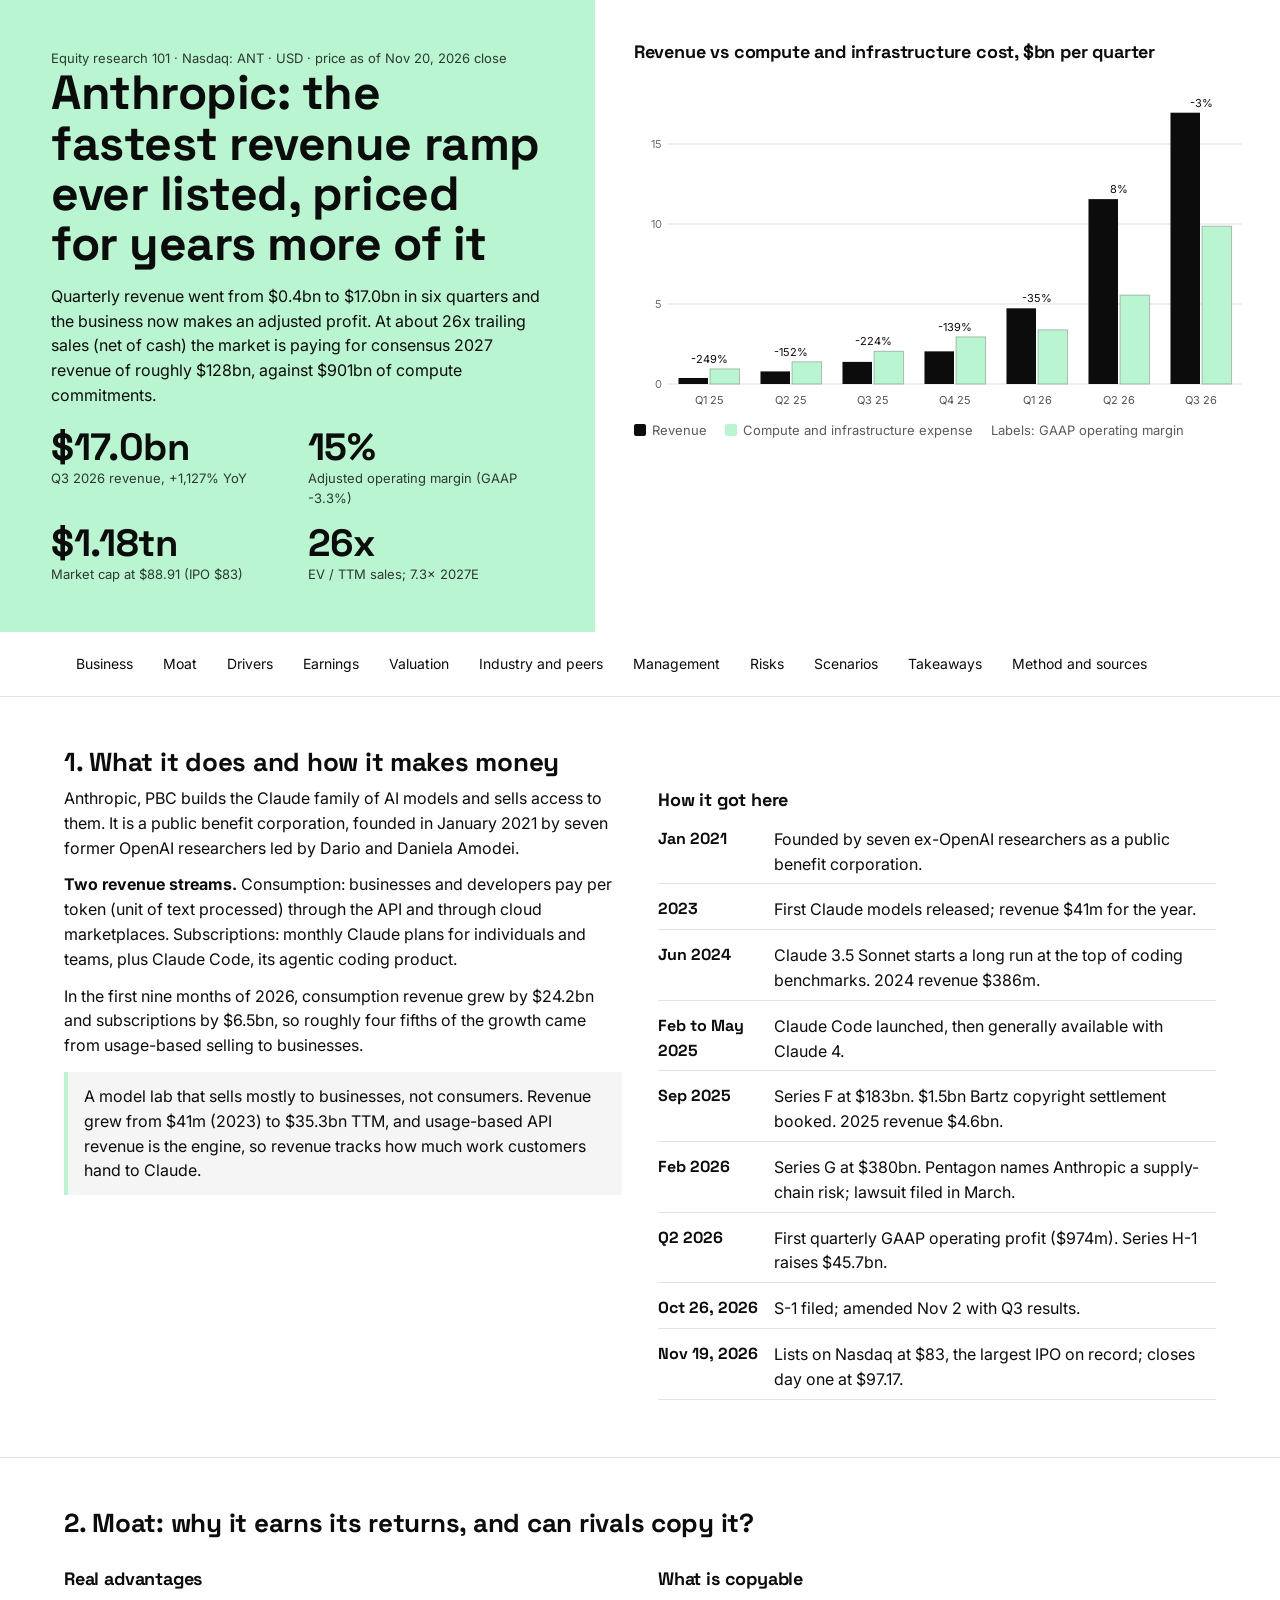
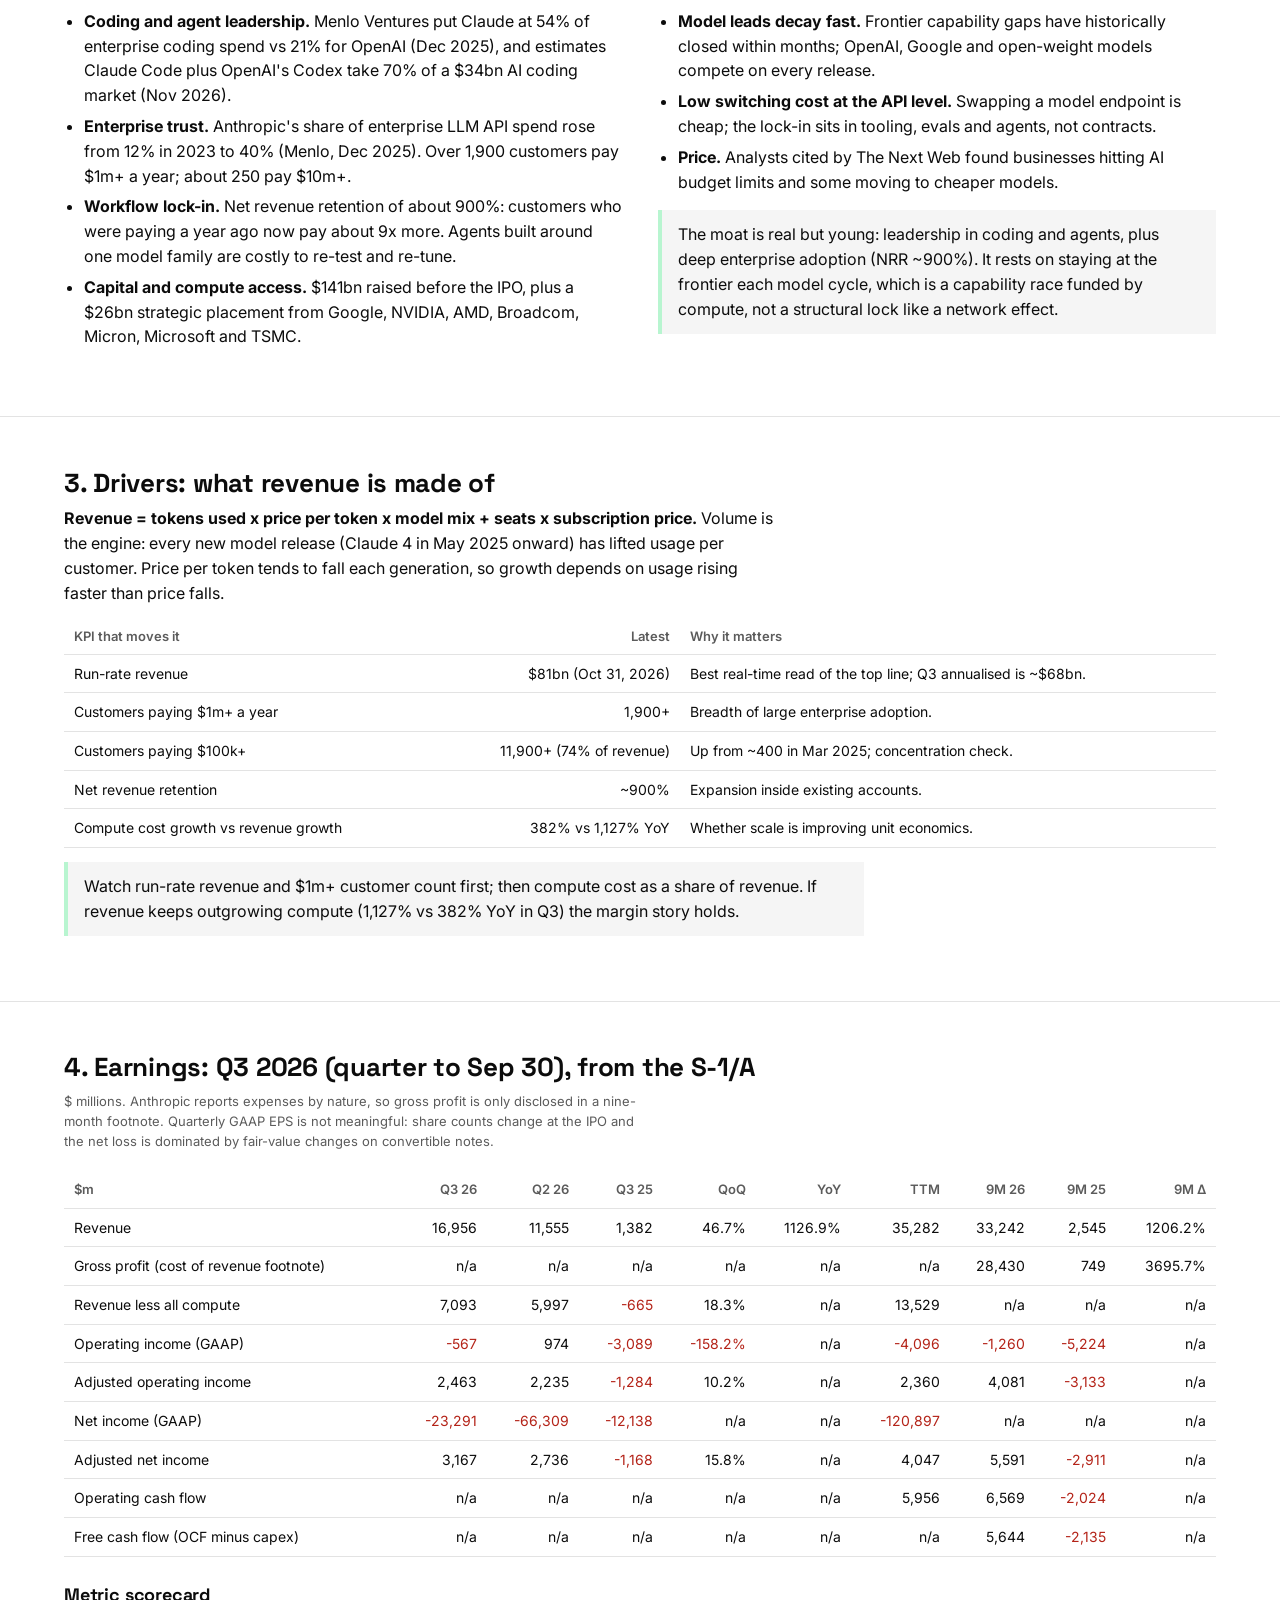
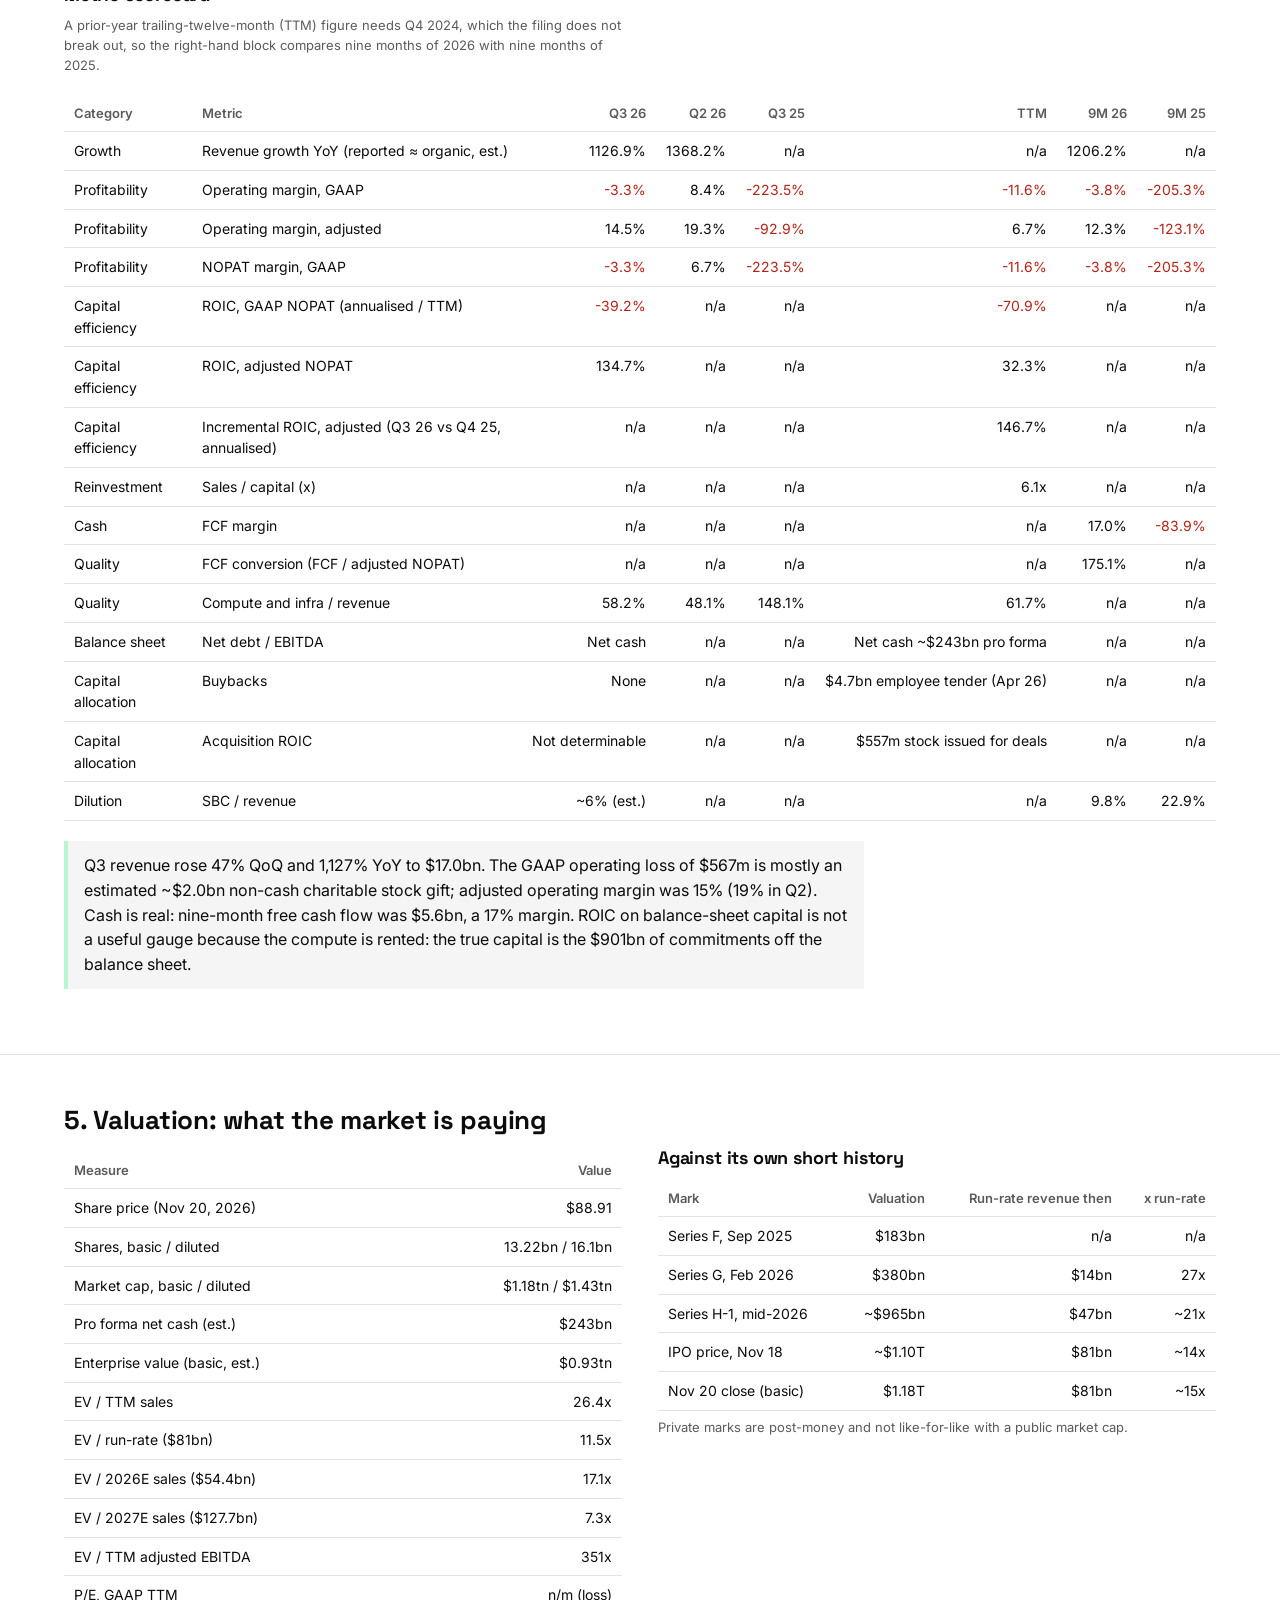
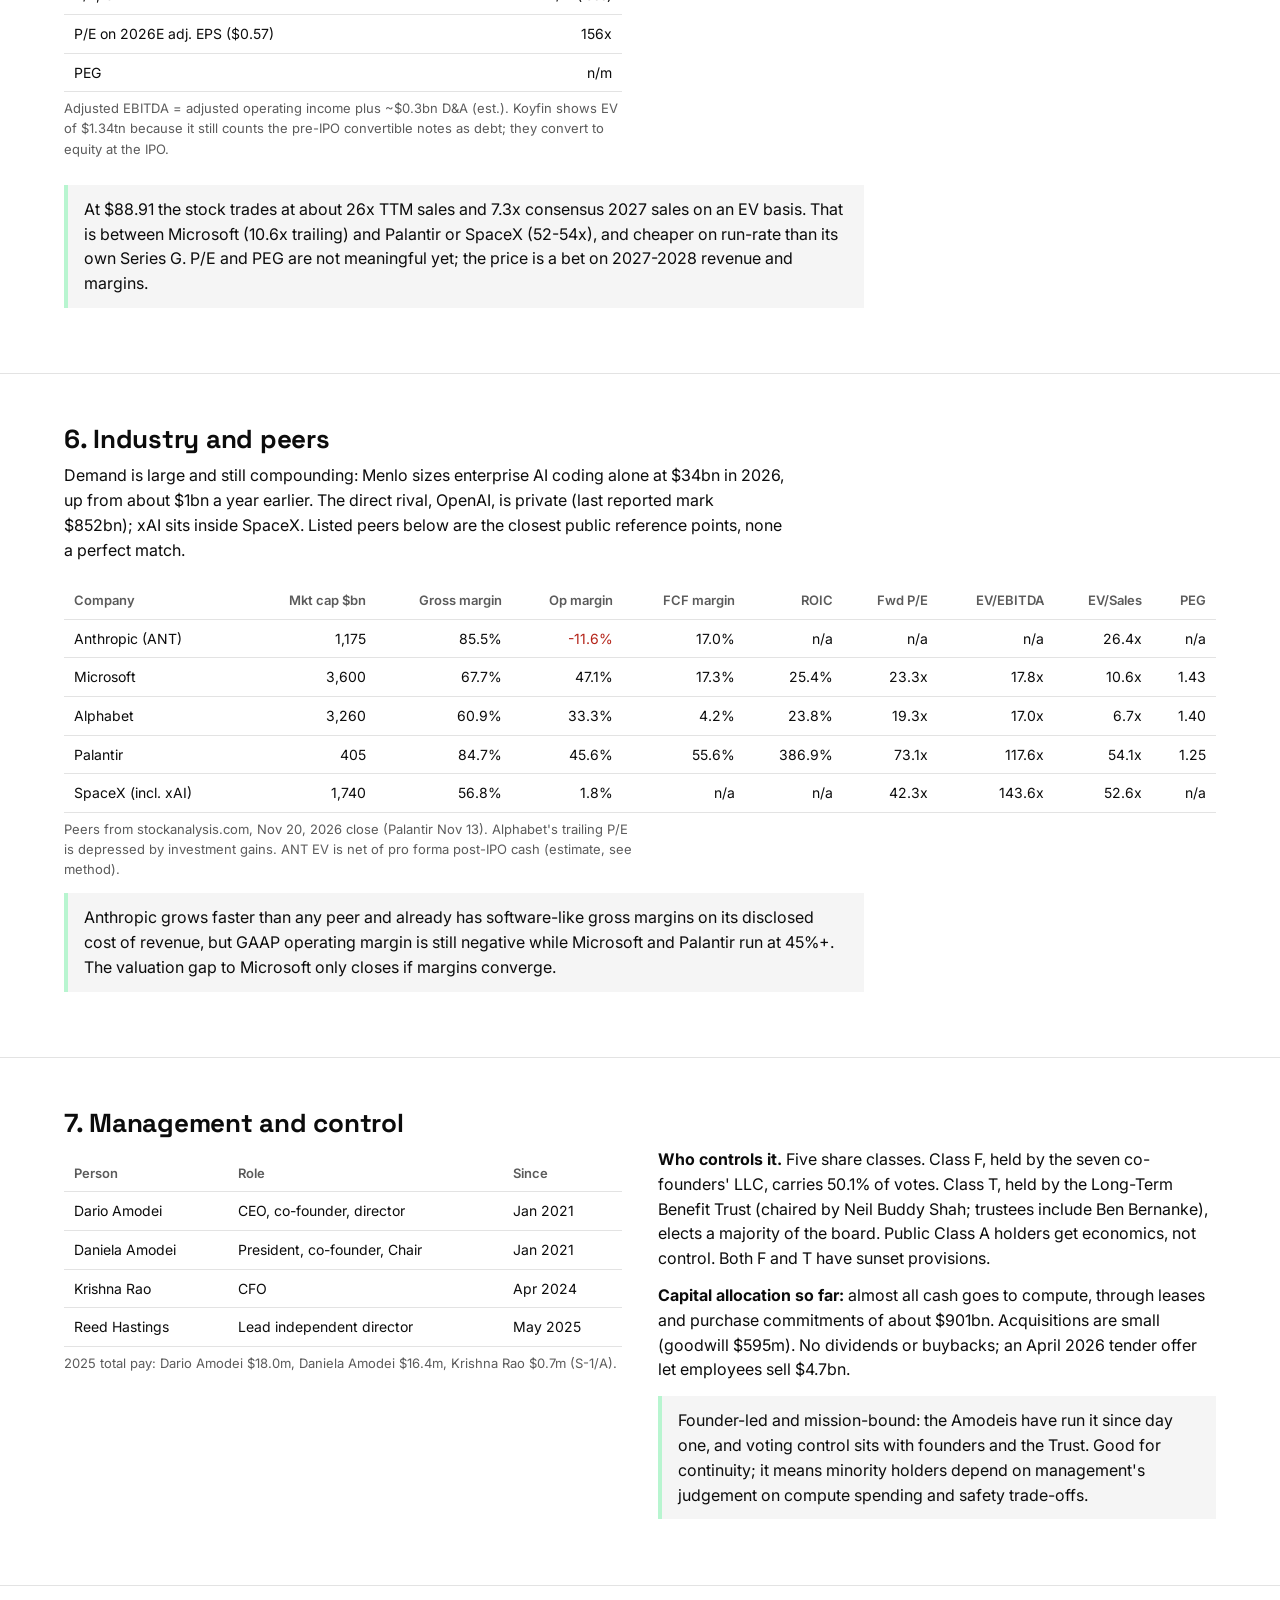
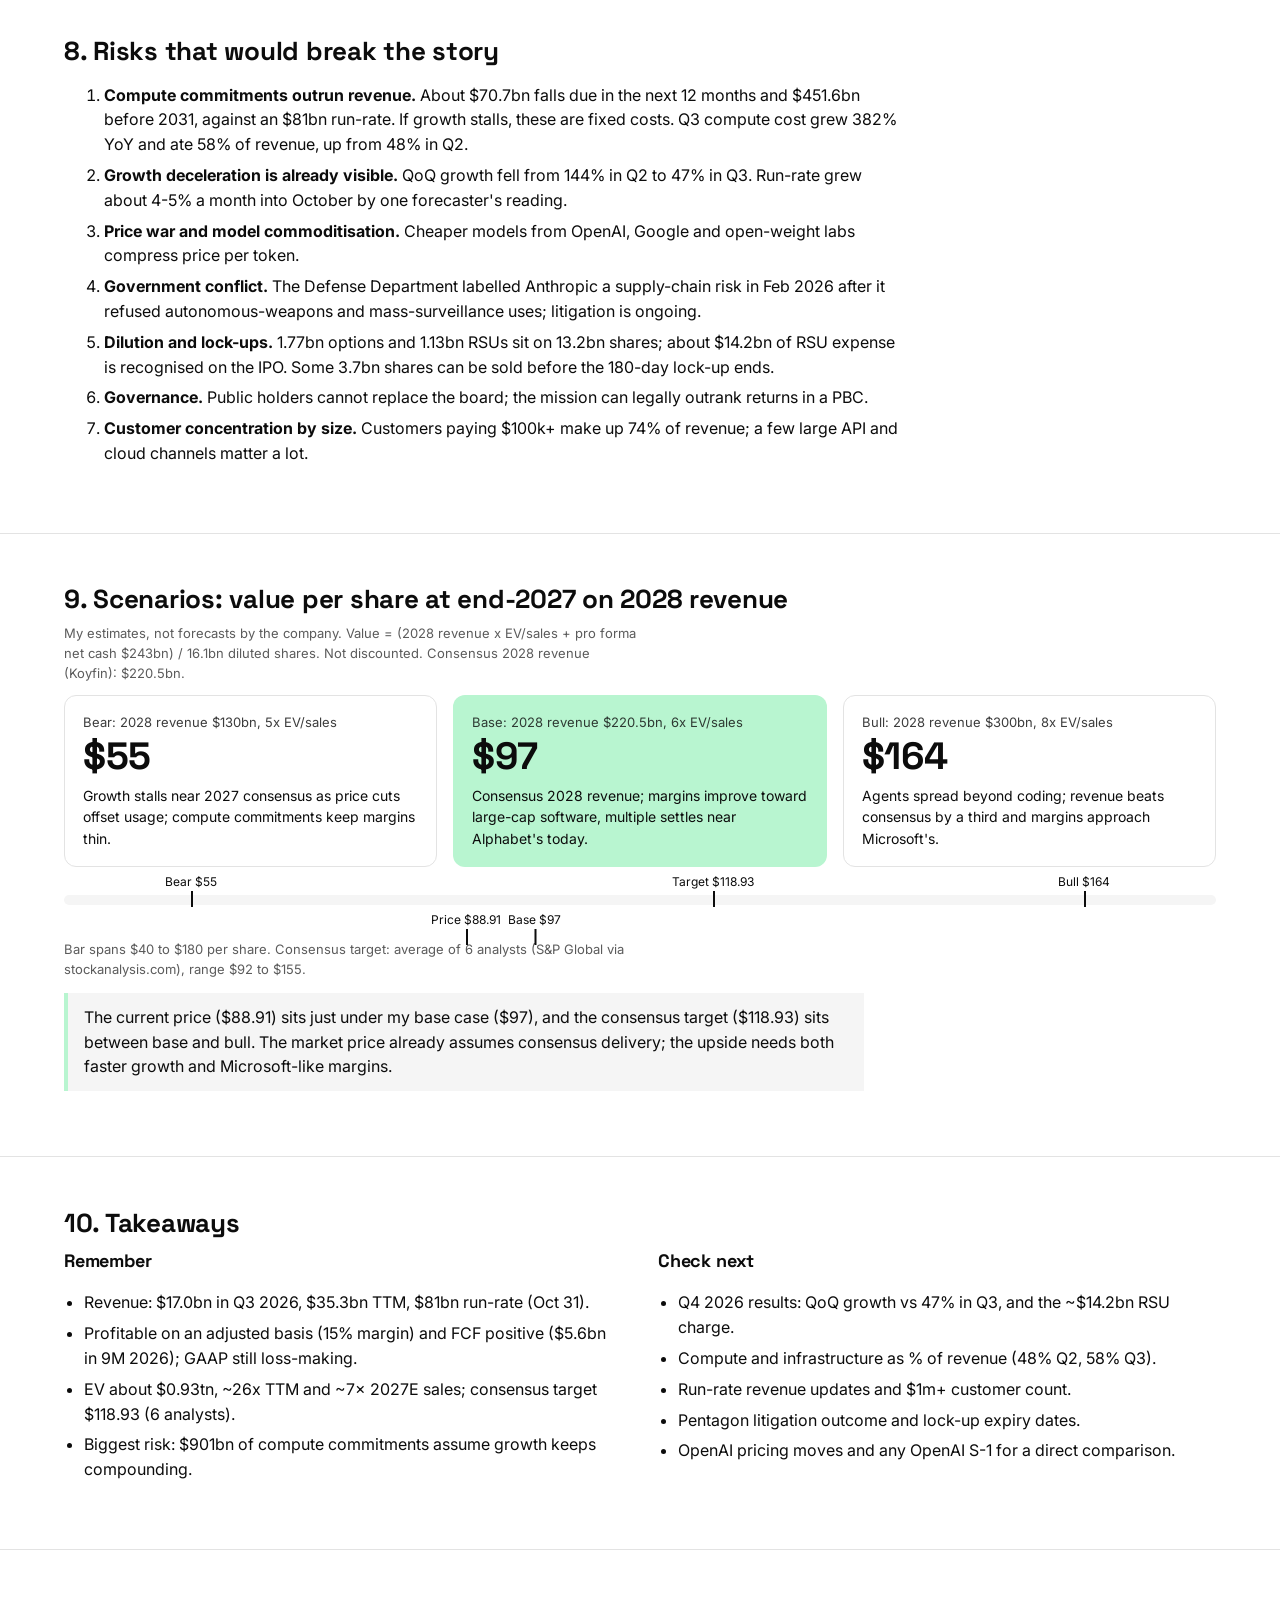
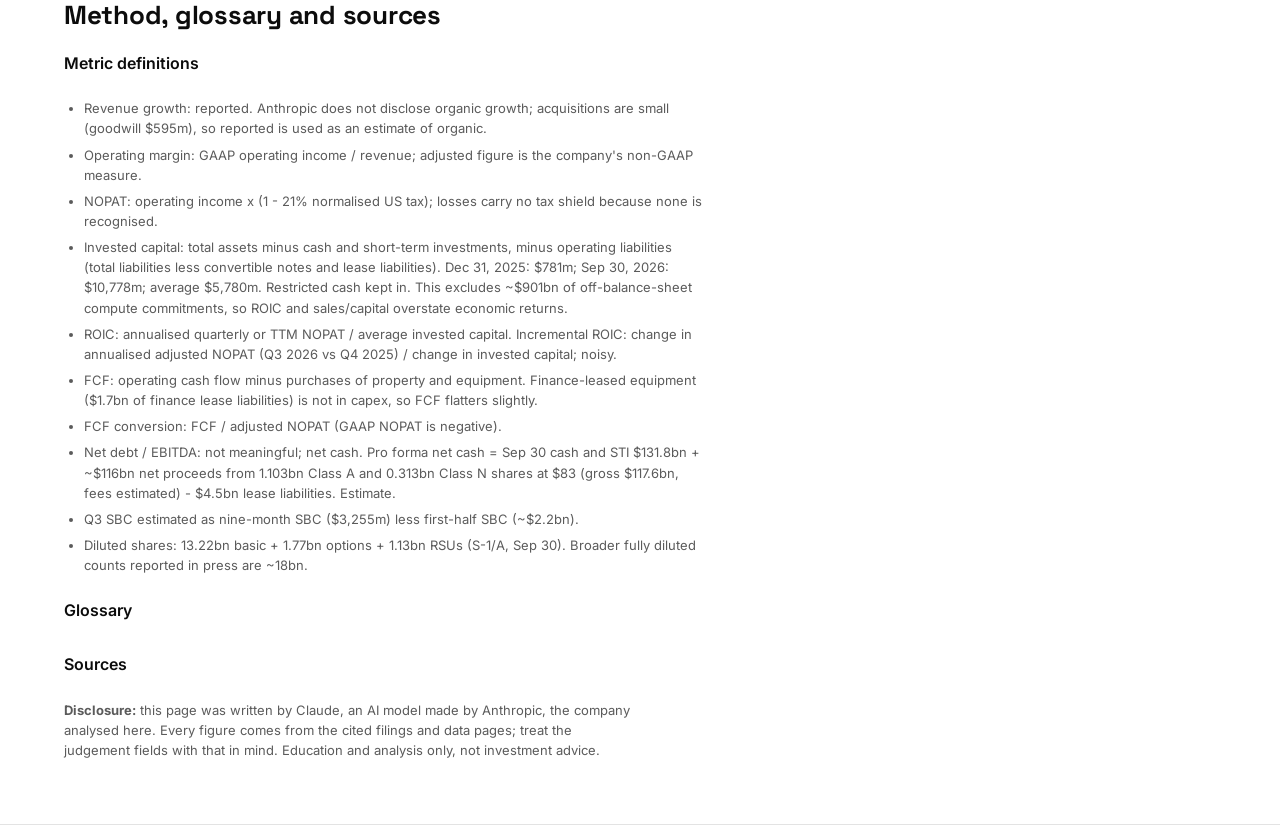
<file: reports/ANT-er101.html>
<!DOCTYPE html>
<html lang="en"><head><meta charset="utf-8"><meta name="viewport" content="width=device-width,initial-scale=1">
<title>Anthropic (ANT) 101</title>
<link rel="preconnect" href="https://fonts.googleapis.com"><link href="https://fonts.googleapis.com/css2?family=Space+Grotesk:wght@500;700&family=Inter:wght@400;600&display=swap" rel="stylesheet">
<style>
/* VOICE: a newspaper graphics desk explaining a brand-new mega listing, plain and exact
   IDEA: a one-page analyst tear sheet
   PICTURE: quarterly revenue bars against compute cost, the whole story in one chart
   COLOUR and TYPE: black and white plus one mint field; Space Grotesk 700 + Inter
   LAYOUT: half mint field with the headline numbers, half white with the chart; then calm sections */
:root{color-scheme:light dark;--bg:light-dark(#ffffff,#0c0c0c);--ink:light-dark(#0c0c0c,#f2f2f2);--mute:light-dark(#5b5b5b,#a8a8a8);--line:light-dark(#e3e3e3,#2a2a2a);--mint:#b8f5d0;--field:light-dark(#b8f5d0,#0c0c0c);--fieldink:light-dark(#0c0c0c,#b8f5d0);--neg:light-dark(#b42318,#ff8a7a);--soft:light-dark(#f5f5f5,#161616)}
:root[data-theme=light]{color-scheme:light}:root[data-theme=dark]{color-scheme:dark}
*{box-sizing:border-box;min-width:0}
body{margin:0;background:var(--bg);color:var(--ink);font:16px/1.55 Inter,system-ui,sans-serif;overflow-x:clip}
h1,h2,h3,.big{font-family:"Space Grotesk",Inter,sans-serif;font-weight:700;letter-spacing:-.01em}
h1{font-size:clamp(30px,4.4vw,48px);line-height:1.05;margin:0 0 14px;text-wrap:balance}
h2{font-size:26px;line-height:1.15;margin:0 0 8px;text-wrap:balance}
h3{font-size:18px;margin:18px 0 6px}
p{margin:0 0 12px;max-width:72ch}
.band{padding:clamp(28px,4vw,56px) max(5vw,16px)}
.wrap{max-width:1240px;margin:0 auto}
.hero{display:grid;grid-template-columns:minmax(0,1fr) minmax(0,1.15fr);gap:0}
.field{background:var(--field);color:var(--fieldink);padding:clamp(24px,4vw,48px) max(4vw,16px)}
.field .k{display:grid;grid-template-columns:repeat(2,minmax(0,1fr));gap:16px 20px;margin-top:20px}
.big{font-size:clamp(26px,3.4vw,38px);line-height:1.05;white-space:nowrap}
.lab{font-size:13px;opacity:.8}
.chartside{padding:clamp(20px,3vw,40px) max(3vw,16px)}
.fig{position:relative;min-height:340px}.fig>svg{position:absolute;inset:0;width:100%;height:100%}
.legend{display:flex;gap:18px;flex-wrap:wrap;font-size:13px;color:var(--mute);margin-top:8px}
.sw{display:inline-block;width:12px;height:12px;vertical-align:-1px;margin-right:6px;border-radius:2px}
nav.scroll{display:flex;gap:6px;overflow-x:auto;padding:10px max(5vw,16px);border-bottom:1px solid var(--line);background:var(--bg)}
nav.scroll a{flex:none;color:var(--ink);text-decoration:none;font-size:14px;padding:10px 12px;border-radius:8px;min-height:44px;display:inline-flex;align-items:center}
nav.scroll a:hover,nav.scroll a:focus-visible{background:var(--soft);outline:2px solid var(--ink)}
@media(min-width:900px){nav.scroll{position:sticky;top:0;z-index:5}}
section.band{border-bottom:1px solid var(--line)}
.read{border-left:4px solid var(--mint);background:var(--soft);padding:12px 16px;margin:14px 0;max-width:80ch}
.cols{display:grid;grid-template-columns:repeat(auto-fit,minmax(280px,1fr));gap:20px 36px}
table{border-collapse:collapse;width:100%;font-size:14px;margin:8px 0 6px}
th,td{padding:8px 10px;border-bottom:1px solid var(--line);text-align:right;vertical-align:top}
th:first-child,td:first-child,th.l,td.l{text-align:left}
thead th{font-weight:600;color:var(--mute);font-size:13px}
td.n{white-space:nowrap}
.neg{color:var(--neg)}
.small{font-size:13px;color:var(--mute)}
.tl{list-style:none;padding:0;margin:0;max-width:80ch}
.tl li{display:grid;grid-template-columns:6.5em minmax(0,1fr);gap:12px;padding:7px 0;border-bottom:1px solid var(--line)}
.tl b{font-family:"Space Grotesk",sans-serif}
.scen{display:grid;grid-template-columns:repeat(auto-fit,minmax(230px,1fr));gap:16px}
.card{border:1px solid var(--line);border-radius:12px;padding:16px 18px}
.card.base{background:var(--field);color:var(--fieldink);border-color:transparent}
.card .big{margin:4px 0 8px}
.bar{height:10px;background:var(--soft);border-radius:5px;position:relative;margin:28px 0 8px}
.pin{position:absolute;top:-22px;transform:translateX(-50%);font-size:12px;white-space:nowrap}
.pin::after{content:"";position:absolute;left:50%;top:18px;width:2px;height:16px;background:var(--ink)}
ul{padding-left:20px;max-width:80ch}li{margin-bottom:6px}
details{margin-top:10px}summary{cursor:pointer;min-height:44px;display:flex;align-items:center;font-weight:600}
a{color:inherit}
pre,.scroll{overflow-x:auto}code{overflow-wrap:anywhere}html{scroll-padding-top:72px}
@media(max-width:760px){.hero{grid-template-columns:minmax(0,1fr)}}
@media(max-width:600px){table{font-size:13px}.stack thead{display:none}.stack tr{display:grid;padding-block:10px;border-bottom:1px solid var(--line)}.stack td{display:flow-root;border:0;padding:3px 0;padding-inline-start:9em;text-align:start}.stack td::before{content:attr(data-l);float:inline-start;width:8.5em;margin-inline-start:-9em;white-space:normal;color:var(--mute)}.stack td:empty{display:none}}
@media(prefers-reduced-motion:no-preference){.grow{transform-origin:bottom;animation:g .7s ease-out both}@keyframes g{from{transform:scaleY(0)}}}
</style><script>new MutationObserver(()=>{for(const c of document.querySelectorAll('.stack td:not([data-l])')){let i=0,p=c;while(p=p.previousElementSibling)i+=p.colSpan;c.dataset.l=c.closest('table').rows[0].cells[i]?.textContent||''}}).observe(document,{childList:true,subtree:true})</script></head><body>

<header class="hero">
  <div class="field">
    <div class="lab">Equity research 101 · Nasdaq: ANT · USD · price as of Nov 20, 2026 close</div>
    <h1>Anthropic: the fastest revenue ramp ever listed, priced for years more of it</h1>
    <p>Quarterly revenue went from $0.4bn to $17.0bn in six quarters and the business now makes an adjusted profit. At about 26x trailing sales (net of cash) the market is paying for consensus 2027 revenue of roughly $128bn, against $901bn of compute commitments.</p>
    <div class="k" id="kpis"></div>
  </div>
  <div class="chartside">
    <h3 style="margin-top:0">Revenue vs compute and infrastructure cost, $bn per quarter</h3>
    <div class="fig" id="qchart"><svg id="qsvg" role="img" aria-label="Quarterly revenue and compute cost, Q1 2025 to Q3 2026"></svg></div>
    <div class="legend"><span><i class="sw" style="background:var(--ink)"></i>Revenue</span><span><i class="sw" style="background:var(--mint)"></i>Compute and infrastructure expense</span><span>Labels: GAAP operating margin</span></div>
  </div>
</header>

<nav class="scroll" aria-label="Sections"><a href="#biz">Business</a><a href="#moat">Moat</a><a href="#drivers">Drivers</a><a href="#earnings">Earnings</a><a href="#valuation">Valuation</a><a href="#peers">Industry and peers</a><a href="#mgmt">Management</a><a href="#risks">Risks</a><a href="#scen">Scenarios</a><a href="#take">Takeaways</a><a href="#method">Method and sources</a></nav>

<main>
<section class="band" id="biz"><div class="wrap">
  <h2>1. What it does and how it makes money</h2>
  <div class="cols">
    <div>
      <p>Anthropic, PBC builds the Claude family of AI models and sells access to them. It is a public benefit corporation, founded in January 2021 by seven former OpenAI researchers led by Dario and Daniela Amodei.</p>
      <p><b>Two revenue streams.</b> Consumption: businesses and developers pay per token (unit of text processed) through the API and through cloud marketplaces. Subscriptions: monthly Claude plans for individuals and teams, plus Claude Code, its agentic coding product.</p>
      <p>In the first nine months of 2026, consumption revenue grew by $24.2bn and subscriptions by $6.5bn, so roughly four fifths of the growth came from usage-based selling to businesses.</p>
      <div class="read" id="r-biz"></div>
    </div>
    <div><h3 style="margin-top:0">How it got here</h3><ul class="tl" id="timeline"></ul></div>
  </div>
</div></section>

<section class="band" id="moat"><div class="wrap">
  <h2>2. Moat: why it earns its returns, and can rivals copy it?</h2>
  <div class="cols">
    <div>
      <h3>Real advantages</h3>
      <ul>
        <li><b>Coding and agent leadership.</b> Menlo Ventures put Claude at 54% of enterprise coding spend vs 21% for OpenAI (Dec 2025), and estimates Claude Code plus OpenAI's Codex take 70% of a $34bn AI coding market (Nov 2026).</li>
        <li><b>Enterprise trust.</b> Anthropic's share of enterprise LLM API spend rose from 12% in 2023 to 40% (Menlo, Dec 2025). Over 1,900 customers pay $1m+ a year; about 250 pay $10m+.</li>
        <li><b>Workflow lock-in.</b> Net revenue retention of about 900%: customers who were paying a year ago now pay about 9x more. Agents built around one model family are costly to re-test and re-tune.</li>
        <li><b>Capital and compute access.</b> $141bn raised before the IPO, plus a $26bn strategic placement from Google, NVIDIA, AMD, Broadcom, Micron, Microsoft and TSMC.</li>
      </ul>
    </div>
    <div>
      <h3>What is copyable</h3>
      <ul>
        <li><b>Model leads decay fast.</b> Frontier capability gaps have historically closed within months; OpenAI, Google and open-weight models compete on every release.</li>
        <li><b>Low switching cost at the API level.</b> Swapping a model endpoint is cheap; the lock-in sits in tooling, evals and agents, not contracts.</li>
        <li><b>Price.</b> Analysts cited by The Next Web found businesses hitting AI budget limits and some moving to cheaper models.</li>
      </ul>
      <div class="read" id="r-moat"></div>
    </div>
  </div>
</div></section>

<section class="band" id="drivers"><div class="wrap">
  <h2>3. Drivers: what revenue is made of</h2>
  <p><b>Revenue = tokens used x price per token x model mix + seats x subscription price.</b> Volume is the engine: every new model release (Claude 4 in May 2025 onward) has lifted usage per customer. Price per token tends to fall each generation, so growth depends on usage rising faster than price falls.</p>
  <table class="stack"><thead><tr><th class="l">KPI that moves it</th><th>Latest</th><th class="l">Why it matters</th></tr></thead><tbody id="kpitab"></tbody></table>
  <div class="read" id="r-drivers"></div>
</div></section>

<section class="band" id="earnings"><div class="wrap">
  <h2>4. Earnings: Q3 2026 (quarter to Sep 30), from the S-1/A</h2>
  <p class="small">$ millions. Anthropic reports expenses by nature, so gross profit is only disclosed in a nine-month footnote. Quarterly GAAP EPS is not meaningful: share counts change at the IPO and the net loss is dominated by fair-value changes on convertible notes.</p>
  <div class="scroll"><table id="headline"></table></div>
  <h3>Metric scorecard</h3>
  <p class="small">A prior-year trailing-twelve-month (TTM) figure needs Q4 2024, which the filing does not break out, so the right-hand block compares nine months of 2026 with nine months of 2025.</p>
  <div class="scroll"><table id="score"></table></div>
  <div class="read" id="r-earn"></div>
</div></section>

<section class="band" id="valuation"><div class="wrap">
  <h2>5. Valuation: what the market is paying</h2>
  <div class="cols">
    <div><table id="valtab"></table><p class="small" id="valnote"></p></div>
    <div>
      <h3 style="margin-top:0">Against its own short history</h3>
      <table class="stack"><thead><tr><th class="l">Mark</th><th>Valuation</th><th>Run-rate revenue then</th><th>x run-rate</th></tr></thead><tbody id="histtab"></tbody></table>
      <p class="small">Private marks are post-money and not like-for-like with a public market cap.</p>
    </div>
  </div>
  <div class="read" id="r-val"></div>
</div></section>

<section class="band" id="peers"><div class="wrap">
  <h2>6. Industry and peers</h2>
  <p>Demand is large and still compounding: Menlo sizes enterprise AI coding alone at $34bn in 2026, up from about $1bn a year earlier. The direct rival, OpenAI, is private (last reported mark $852bn); xAI sits inside SpaceX. Listed peers below are the closest public reference points, none a perfect match.</p>
  <div class="scroll"><table id="peertab"></table></div>
  <p class="small">Peers from stockanalysis.com, Nov 20, 2026 close (Palantir Nov 13). Alphabet's trailing P/E is depressed by investment gains. ANT EV is net of pro forma post-IPO cash (estimate, see method).</p>
  <div class="read" id="r-peers"></div>
</div></section>

<section class="band" id="mgmt"><div class="wrap">
  <h2>7. Management and control</h2>
  <div class="cols">
    <div>
      <table class="stack"><thead><tr><th class="l">Person</th><th class="l">Role</th><th class="l">Since</th></tr></thead><tbody>
        <tr><td class="l">Dario Amodei</td><td class="l">CEO, co-founder, director</td><td class="l">Jan 2021</td></tr>
        <tr><td class="l">Daniela Amodei</td><td class="l">President, co-founder, Chair</td><td class="l">Jan 2021</td></tr>
        <tr><td class="l">Krishna Rao</td><td class="l">CFO</td><td class="l">Apr 2024</td></tr>
        <tr><td class="l">Reed Hastings</td><td class="l">Lead independent director</td><td class="l">May 2025</td></tr>
      </tbody></table>
      <p class="small">2025 total pay: Dario Amodei $18.0m, Daniela Amodei $16.4m, Krishna Rao $0.7m (S-1/A).</p>
    </div>
    <div>
      <p><b>Who controls it.</b> Five share classes. Class F, held by the seven co-founders' LLC, carries 50.1% of votes. Class T, held by the Long-Term Benefit Trust (chaired by Neil Buddy Shah; trustees include Ben Bernanke), elects a majority of the board. Public Class A holders get economics, not control. Both F and T have sunset provisions.</p>
      <p><b>Capital allocation so far:</b> almost all cash goes to compute, through leases and purchase commitments of about $901bn. Acquisitions are small (goodwill $595m). No dividends or buybacks; an April 2026 tender offer let employees sell $4.7bn.</p>
      <div class="read" id="r-mgmt"></div>
    </div>
  </div>
</div></section>

<section class="band" id="risks"><div class="wrap">
  <h2>8. Risks that would break the story</h2>
  <ol style="max-width:84ch">
    <li><b>Compute commitments outrun revenue.</b> About $70.7bn falls due in the next 12 months and $451.6bn before 2031, against an $81bn run-rate. If growth stalls, these are fixed costs. Q3 compute cost grew 382% YoY and ate 58% of revenue, up from 48% in Q2.</li>
    <li><b>Growth deceleration is already visible.</b> QoQ growth fell from 144% in Q2 to 47% in Q3. Run-rate grew about 4-5% a month into October by one forecaster's reading.</li>
    <li><b>Price war and model commoditisation.</b> Cheaper models from OpenAI, Google and open-weight labs compress price per token.</li>
    <li><b>Government conflict.</b> The Defense Department labelled Anthropic a supply-chain risk in Feb 2026 after it refused autonomous-weapons and mass-surveillance uses; litigation is ongoing.</li>
    <li><b>Dilution and lock-ups.</b> 1.77bn options and 1.13bn RSUs sit on 13.2bn shares; about $14.2bn of RSU expense is recognised on the IPO. Some 3.7bn shares can be sold before the 180-day lock-up ends.</li>
    <li><b>Governance.</b> Public holders cannot replace the board; the mission can legally outrank returns in a PBC.</li>
    <li><b>Customer concentration by size.</b> Customers paying $100k+ make up 74% of revenue; a few large API and cloud channels matter a lot.</li>
  </ol>
</div></section>

<section class="band" id="scen"><div class="wrap">
  <h2>9. Scenarios: value per share at end-2027 on 2028 revenue</h2>
  <p class="small">My estimates, not forecasts by the company. Value = (2028 revenue x EV/sales + pro forma net cash $243bn) / 16.1bn diluted shares. Not discounted. Consensus 2028 revenue (Koyfin): $220.5bn.</p>
  <div class="scen" id="scencards"></div>
  <div class="bar" id="sbar" aria-label="Scenario values vs price and consensus target"></div>
  <p class="small" style="margin-top:34px">Bar spans $40 to $180 per share. Consensus target: average of 6 analysts (S&P Global via stockanalysis.com), range $92 to $155.</p>
  <div class="read" id="r-scen"></div>
</div></section>

<section class="band" id="take"><div class="wrap">
  <h2>10. Takeaways</h2>
  <div class="cols">
    <div><h3 style="margin-top:0">Remember</h3><ul id="tk1"></ul></div>
    <div><h3 style="margin-top:0">Check next</h3><ul id="tk2"></ul></div>
  </div>
</div></section>

<section class="band" id="method"><div class="wrap">
  <h2>Method, glossary and sources</h2>
  <details open><summary>Metric definitions</summary><ul class="small" id="defs"></ul></details>
  <details><summary>Glossary</summary><ul class="small">
    <li><b>Run-rate revenue:</b> Anthropic's definition, last 28 days of consumption fees x 13 plus current monthly subscriptions x 12.</li>
    <li><b>Net revenue retention (NRR):</b> this year's revenue from last year's customers divided by their revenue a year ago.</li>
    <li><b>Adjusted operating income:</b> GAAP operating income plus stock-based compensation, non-cash charitable contributions and the $1.5bn Bartz copyright settlement.</li>
    <li><b>EV/Sales:</b> enterprise value (market cap minus net cash) divided by revenue; used here because earnings are not yet meaningful.</li>
    <li><b>PBC:</b> public benefit corporation; directors must balance shareholder returns with a stated public benefit.</li>
  </ul></details>
  <details><summary>Sources</summary><ul class="small" id="src"></ul></details>
  <p class="small" style="margin-top:14px"><b>Disclosure:</b> this page was written by Claude, an AI model made by Anthropic, the company analysed here. Every figure comes from the cited filings and data pages; treat the judgement fields with that in mind. Education and analysis only, not investment advice.</p>
</div></section>
</main>

<script>
{
const DATA={
 price:88.91, asOf:"Nov 20, 2026", shares:13.22, dilShares:16.12, ipo:83, first:97.17,
 proFormaNetCash:243, // $bn, estimate: Sep 30 cash+STI 131.8 + ~116 net primary IPO and placement - 4.5 leases
 q:[ // $m
  {p:"Q1 25",rev:376,comp:944,op:-935,adj:-830,ni:-6592,adjni:-786},
  {p:"Q2 25",rev:787,comp:1390,op:-1200,adj:-1019,ni:-6377,adjni:-957},
  {p:"Q3 25",rev:1382,comp:2047,op:-3089,adj:-1284,ni:-12138,adjni:-1168},
  {p:"Q4 25",rev:2040,comp:2945,op:-2836,adj:-1721,ni:-16858,adjni:-1544},
  {p:"Q1 26",rev:4731,comp:3387,op:-1667,adj:-617,ni:-14439,adjni:-312},
  {p:"Q2 26",rev:11555,comp:5558,op:974,adj:2235,ni:-66309,adjni:2736},
  {p:"Q3 26",rev:16956,comp:9863,op:-567,adj:2463,ni:-23291,adjni:3167}],
 nm:{ // nine months, $m
  y26:{rev:33242,cor:4812,op:-1260,adj:4081,ocf:6569,capex:925,sbc:3255,da:250,adjni:5591},
  y25:{rev:2545,cor:1796,op:-5224,adj:-3133,ocf:-2024,capex:111,sbc:584,da:24,adjni:-2911}},
 fy25ocf:-2637,
 bs:{ // $m: total assets, cash, STI, total liabilities, convertible notes, op lease liab, finance lease liab
  d25:{ta:24661,cash:17388,sti:2889,tl:45397,cn:41677,ol:117,fl:0},
  s26:{ta:154320,cash:95562,sti:36283,tl:146683,cn:130502,ol:2810,fl:1674}},
 tax:0.21,
 est:{rev26:54.44,rev27:127.66,rev28:220.54,eps26:0.57,pt:118.93,ptLo:92,ptHi:155,runrate:81},
 timeline:[
  ["Jan 2021","Founded by seven ex-OpenAI researchers as a public benefit corporation."],
  ["2023","First Claude models released; revenue $41m for the year."],
  ["Jun 2024","Claude 3.5 Sonnet starts a long run at the top of coding benchmarks. 2024 revenue $386m."],
  ["Feb to May 2025","Claude Code launched, then generally available with Claude 4."],
  ["Sep 2025","Series F at $183bn. $1.5bn Bartz copyright settlement booked. 2025 revenue $4.6bn."],
  ["Feb 2026","Series G at $380bn. Pentagon names Anthropic a supply-chain risk; lawsuit filed in March."],
  ["Q2 2026","First quarterly GAAP operating profit ($974m). Series H-1 raises $45.7bn."],
  ["Oct 26, 2026","S-1 filed; amended Nov 2 with Q3 results."],
  ["Nov 19, 2026","Lists on Nasdaq at $83, the largest IPO on record; closes day one at $97.17."]],
 peers:[
  {n:"Anthropic (ANT)",gm:85.5,om:null,fcfm:17.0,roic:null,pe:null,eve:null,evs:null,peg:null,cap:1175},
  {n:"Microsoft",gm:67.7,om:47.1,fcfm:17.3,roic:25.4,pe:23.3,eve:17.8,evs:10.6,peg:1.43,cap:3600},
  {n:"Alphabet",gm:60.9,om:33.3,fcfm:4.2,roic:23.8,pe:19.3,eve:17.0,evs:6.7,peg:1.40,cap:3260},
  {n:"Palantir",gm:84.7,om:45.6,fcfm:55.6,roic:386.9,pe:73.1,eve:117.6,evs:54.1,peg:1.25,cap:405},
  {n:"SpaceX (incl. xAI)",gm:56.8,om:1.8,fcfm:null,roic:null,pe:42.3,eve:143.6,evs:52.6,peg:null,cap:1740}],
 hist:[["Series F, Sep 2025","$183bn",null,null],["Series G, Feb 2026","$380bn","$14bn","27x"],["Series H-1, mid-2026","~$965bn","$47bn","~21x"],["IPO price, Nov 18","~$1.10T","$81bn","~14x"],["Nov 20 close (basic)","$1.18T","$81bn","~15x"]],
 read:{
  biz:"A model lab that sells mostly to businesses, not consumers. Revenue grew from $41m (2023) to $35.3bn TTM, and usage-based API revenue is the engine, so revenue tracks how much work customers hand to Claude.",
  moat:"The moat is real but young: leadership in coding and agents, plus deep enterprise adoption (NRR ~900%). It rests on staying at the frontier each model cycle, which is a capability race funded by compute, not a structural lock like a network effect.",
  drivers:"Watch run-rate revenue and $1m+ customer count first; then compute cost as a share of revenue. If revenue keeps outgrowing compute (1,127% vs 382% YoY in Q3) the margin story holds.",
  earn:"Q3 revenue rose 47% QoQ and 1,127% YoY to $17.0bn. The GAAP operating loss of $567m is mostly an estimated ~$2.0bn non-cash charitable stock gift; adjusted operating margin was 15% (19% in Q2). Cash is real: nine-month free cash flow was $5.6bn, a 17% margin. ROIC on balance-sheet capital is not a useful gauge because the compute is rented: the true capital is the $901bn of commitments off the balance sheet.",
  val:"At $88.91 the stock trades at about 26x TTM sales and 7.3x consensus 2027 sales on an EV basis. That is between Microsoft (10.6x trailing) and Palantir or SpaceX (52-54x), and cheaper on run-rate than its own Series G. P/E and PEG are not meaningful yet; the price is a bet on 2027-2028 revenue and margins.",
  peers:"Anthropic grows faster than any peer and already has software-like gross margins on its disclosed cost of revenue, but GAAP operating margin is still negative while Microsoft and Palantir run at 45%+. The valuation gap to Microsoft only closes if margins converge.",
  mgmt:"Founder-led and mission-bound: the Amodeis have run it since day one, and voting control sits with founders and the Trust. Good for continuity; it means minority holders depend on management's judgement on compute spending and safety trade-offs.",
  scen:"The current price ($88.91) sits just under my base case ($97), and the consensus target ($118.93) sits between base and bull. The market price already assumes consensus delivery; the upside needs both faster growth and Microsoft-like margins."},
 tk1:["Revenue: $17.0bn in Q3 2026, $35.3bn TTM, $81bn run-rate (Oct 31).","Profitable on an adjusted basis (15% margin) and FCF positive ($5.6bn in 9M 2026); GAAP still loss-making.","EV about $0.93tn, ~26x TTM and ~7x 2027E sales; consensus target $118.93 (6 analysts).","Biggest risk: $901bn of compute commitments assume growth keeps compounding."],
 tk2:["Q4 2026 results: QoQ growth vs 47% in Q3, and the ~$14.2bn RSU charge.","Compute and infrastructure as % of revenue (48% Q2, 58% Q3).","Run-rate revenue updates and $1m+ customer count.","Pentagon litigation outcome and lock-up expiry dates.","OpenAI pricing moves and any OpenAI S-1 for a direct comparison."],
 sources:[
  ["Anthropic S-1, Oct 26, 2026 (SEC EDGAR)","https://www.sec.gov/Archives/edgar/data/0002130357/000162828026067168/anthropicpbc-sx1.htm"],
  ["Anthropic S-1/A No. 3 (SEC EDGAR): quarterly table, balance sheet, cash flow, governance","https://www.sec.gov/Archives/edgar/data/0002130357/000162828026074338/anthropicpbc-sx1ax3.htm"],
  ["Yahoo Finance: Nov 20 close and market cap","https://finance.yahoo.com/markets/stocks/article/anthropic-stock-dives-after-rip-roaring-ipo-095411951.html"],
  ["CNN: IPO day","https://www.cnn.com/2026/11/19/business/live-news/anthropic-ipo"],
  ["stockanalysis.com: ANT quote, forecast; MSFT, GOOGL, PLTR, SPCX statistics","https://stockanalysis.com/stocks/ant/forecast/"],
  ["Koyfin: shares, consensus sales FY26-FY28","https://koyfin.com/blog/anthropic-stock-ipo-what-to-check"],
  ["Shattered.io: IPO closing share counts","https://shattered.io/anthropic-ipo-closes-1-127-billion-shares-26-billion-private-placement-seven-backers/"],
  ["FourWeekMBA: Menlo Ventures 2026 State of Enterprise AI","https://fourweekmba.com/ai-menlo-claude-code-and-codex-now-take-70-of-34b-ai-coding/"],
  ["Value Add VC: Menlo enterprise LLM share","https://valueaddvc.com/blog/anthropic-market-share-2026-40-percent-enterprise-llm-spend-openai"],
  ["PitchBook: frontier AI valuations","https://pitchbook.brightspotcdn.com/fd/37/0395ac7847ec84a9a6efa0fe11d2/q2-2026-anthropic-the-s-1-expected-to-price-ai.pdf"],
  ["Lawfare / TechCrunch: Pentagon supply-chain designation","https://www.lawfaremedia.org/article/anthropic-sues-defense-department-over-supply-chain-risk-designation"],
  ["The Next Web: AI spend limits","https://thenextweb.com/news/anthropic-ipo-2-trillion-october-revenue-multiple"],
  ["FutureSearch: run-rate growth reading","https://futuresearch.ai/app/p/a/anthropic-total-arr-may-2027"]]
};

const $=id=>document.getElementById(id);
const f0=x=>x==null||!isFinite(x)?"n/a":Math.round(x).toLocaleString("en-US");
const pc=(x,d=1)=>x==null||!isFinite(x)?"n/a":(x*100).toFixed(d)+"%";
const neg=s=>s.startsWith("-")?`<span class="neg">${s}</span>`:s;
const m=v=>neg(f0(v)), p=v=>neg(pc(v));
const g=(a,b)=>b>0&&a!=null?a/b-1:null;
const Q=DATA.q, L=Q[6], P=Q[5], Y=Q[2];
const ttm=k=>Q.slice(3).reduce((s,x)=>s+x[k],0);
const N=DATA.nm.y26, O=DATA.nm.y25, t=DATA.tax;
const nopat=e=>e>0?e*(1-t):e;
const ic=b=>(b.ta-b.cash-b.sti)-(b.tl-b.cn-b.ol-b.fl);
const IC0=ic(DATA.bs.d25), IC1=ic(DATA.bs.s26), ICa=(IC0+IC1)/2;
const rT=ttm("rev"), opT=ttm("op"), adjT=ttm("adj");
const mcap=DATA.price*DATA.shares, ev=mcap-DATA.proFormaNetCash;

$("kpis").innerHTML=[
 ["$"+(L.rev/1000).toFixed(1)+"bn","Q3 2026 revenue, +"+Math.round(g(L.rev,Y.rev)*100).toLocaleString()+"% YoY"],
 [pc(L.adj/L.rev,0),"Adjusted operating margin (GAAP "+pc(L.op/L.rev)+")"],
 ["$"+(mcap/1000).toFixed(2)+"tn","Market cap at $"+DATA.price+" (IPO $"+DATA.ipo+")"],
 [(ev/rT*1000).toFixed(0)+"x","EV / TTM sales; "+(ev/DATA.est.rev27).toFixed(1)+"x 2027E"]
].map(([a,b])=>`<div><div class="big">${a}</div><div class="lab">${b}</div></div>`).join("");

const s=$("qsvg");
const draw=()=>{const W=s.clientWidth,H=s.clientHeight;if(!W)return;const pl=34,pb=28,pt=24,mx=18000,bw=(W-pl)/Q.length,y=v=>pt+(H-pt-pb)*(1-v/mx);
 let h="";[0,5000,10000,15000].forEach(v=>{h+=`<line x1="${pl}" x2="${W}" y1="${y(v)}" y2="${y(v)}" stroke="currentColor" opacity=".12"/><text x="${pl-6}" y="${y(v)+4}" font-size="11" text-anchor="end" fill="currentColor" opacity=".6">${v/1000}</text>`});
 Q.forEach((q,i)=>{const x=pl+i*bw,w=Math.min(bw*.36,34),cx=x+bw/2;
  h+=`<rect class="grow" x="${cx-w-1}" y="${y(q.rev)}" width="${w}" height="${y(0)-y(q.rev)}" fill="currentColor"/>`;
  h+=`<rect class="grow" x="${cx+1}" y="${y(q.comp)}" width="${w}" height="${y(0)-y(q.comp)}" fill="#b8f5d0" stroke="currentColor" stroke-opacity=".25"/>`;
  const lab=W<520?q.p.replace(" ","'"):q.p;h+=`<text x="${cx}" y="${H-8}" font-size="11" text-anchor="middle" fill="currentColor" opacity=".7">${lab}</text>`;
  if(W>=420)h+=`<text x="${cx}" y="${Math.min(y(q.rev),y(q.comp))-6}" font-size="11" text-anchor="middle" fill="currentColor">${Math.round(q.op/q.rev*100)}%</text>`;});
 s.innerHTML=h;s.style.color="var(--ink)"};
const ro=new ResizeObserver(draw);ro.observe(s);

$("timeline").innerHTML=DATA.timeline.map(([d,x])=>`<li><b>${d}</b><span>${x}</span></li>`).join("");

$("kpitab").innerHTML=[
 ["Run-rate revenue","$81bn (Oct 31, 2026)","Best real-time read of the top line; Q3 annualised is ~$68bn."],
 ["Customers paying $1m+ a year","1,900+","Breadth of large enterprise adoption."],
 ["Customers paying $100k+","11,900+ (74% of revenue)","Up from ~400 in Mar 2025; concentration check."],
 ["Net revenue retention","~900%","Expansion inside existing accounts."],
 ["Compute cost growth vs revenue growth","382% vs 1,127% YoY","Whether scale is improving unit economics."]
].map(r=>`<tr><td class="l">${r[0]}</td><td class="n">${r[1]}</td><td class="l">${r[2]}</td></tr>`).join("");

const hrow=(n,a,b,c,tt,n26,n25)=>`<tr><td>${n}</td><td class="n">${m(a)}</td><td class="n">${m(b)}</td><td class="n">${m(c)}</td><td class="n">${p(g2(a,b))}</td><td class="n">${p(g2(a,c))}</td><td class="n">${m(tt)}</td><td class="n">${m(n26)}</td><td class="n">${m(n25)}</td><td class="n">${p(g2(n26,n25))}</td></tr>`;
const g2=(a,b)=>a==null||b==null||b<=0?null:a/b-1;
const fcf26=N.ocf-N.capex, fcf25=O.ocf-O.capex;
$("headline").innerHTML=`<thead><tr><th>$m</th><th>Q3 26</th><th>Q2 26</th><th>Q3 25</th><th>QoQ</th><th>YoY</th><th>TTM</th><th>9M 26</th><th>9M 25</th><th>9M Δ</th></tr></thead><tbody>`+
 hrow("Revenue",L.rev,P.rev,Y.rev,rT,N.rev,O.rev)+
 hrow("Gross profit (cost of revenue footnote)",null,null,null,null,N.rev-N.cor,O.rev-O.cor)+
 hrow("Revenue less all compute",L.rev-L.comp,P.rev-P.comp,Y.rev-Y.comp,rT-ttm("comp"),null,null)+
 hrow("Operating income (GAAP)",L.op,P.op,Y.op,opT,N.op,O.op)+
 hrow("Adjusted operating income",L.adj,P.adj,Y.adj,adjT,N.adj,O.adj)+
 hrow("Net income (GAAP)",L.ni,P.ni,Y.ni,ttm("ni"),null,null)+
 hrow("Adjusted net income",L.adjni,P.adjni,Y.adjni,ttm("adjni"),N.adjni,O.adjni)+
 hrow("Operating cash flow",null,null,null,DATA.fy25ocf-(-2024)+N.ocf,N.ocf,O.ocf)+
 hrow("Free cash flow (OCF minus capex)",null,null,null,null,fcf26,fcf25)+"</tbody>";

const qn=q=>nopat(q.op), qa=q=>nopat(q.adj);
const rows=[
 ["Growth","Revenue growth YoY (reported ≈ organic, est.)",g(L.rev,Y.rev),g(P.rev,Q[1].rev),null,null,g(N.rev,O.rev),null],
 ["Profitability","Operating margin, GAAP",L.op/L.rev,P.op/P.rev,Y.op/Y.rev,opT/rT,N.op/N.rev,O.op/O.rev],
 ["Profitability","Operating margin, adjusted",L.adj/L.rev,P.adj/P.rev,Y.adj/Y.rev,adjT/rT,N.adj/N.rev,O.adj/O.rev],
 ["Profitability","NOPAT margin, GAAP",qn(L)/L.rev,qn(P)/P.rev,qn(Y)/Y.rev,nopat(opT)/rT,nopat(N.op)/N.rev,nopat(O.op)/O.rev],
 ["Capital efficiency","ROIC, GAAP NOPAT (annualised / TTM)",qn(L)*4/ICa,null,null,nopat(opT)/ICa,null,null],
 ["Capital efficiency","ROIC, adjusted NOPAT",qa(L)*4/ICa,null,null,nopat(adjT)/ICa,null,null],
 ["Capital efficiency","Incremental ROIC, adjusted (Q3 26 vs Q4 25, annualised)",null,null,null,(qa(L)-qa(Q[3]))*4/(IC1-IC0),null,null],
 ["Reinvestment","Sales / capital (x)",null,null,null,{x:rT/ICa},null,null],
 ["Cash","FCF margin",null,null,null,null,fcf26/N.rev,fcf25/O.rev],
 ["Quality","FCF conversion (FCF / adjusted NOPAT)",null,null,null,null,fcf26/nopat(N.adj),null],
 ["Quality","Compute and infra / revenue",L.comp/L.rev,P.comp/P.rev,Y.comp/Y.rev,ttm("comp")/rT,null,null],
 ["Balance sheet","Net debt / EBITDA",{t:"Net cash"},null,null,{t:"Net cash ~$243bn pro forma"},null,null],
 ["Capital allocation","Buybacks",{t:"None"},null,null,{t:"$4.7bn employee tender (Apr 26)"},null,null],
 ["Capital allocation","Acquisition ROIC",{t:"Not determinable"},null,null,{t:"$557m stock issued for deals"},null,null],
 ["Dilution","SBC / revenue",{t:"~6% (est.)"},null,null,null,N.sbc/N.rev,O.sbc/O.rev]];
const cell=v=>v==null?"n/a":typeof v==="object"?(v.x!=null?v.x.toFixed(1)+"x":v.t):p(v);
$("score").innerHTML=`<thead><tr><th class="l">Category</th><th class="l">Metric</th><th>Q3 26</th><th>Q2 26</th><th>Q3 25</th><th>TTM</th><th>9M 26</th><th>9M 25</th></tr></thead><tbody>`+
 rows.map(r=>`<tr><td class="l">${r[0]}</td><td class="l">${r[1]}</td>${r.slice(2).map(v=>`<td class="n">${cell(v)}</td>`).join("")}</tr>`).join("")+"</tbody>";

$("valtab").innerHTML=`<thead><tr><th class="l">Measure</th><th>Value</th></tr></thead><tbody>`+[
 ["Share price ("+DATA.asOf+")","$"+DATA.price],["Shares, basic / diluted","13.22bn / 16.1bn"],
 ["Market cap, basic / diluted","$"+(mcap/1000).toFixed(2)+"tn / $"+(DATA.price*DATA.dilShares/1000).toFixed(2)+"tn"],
 ["Pro forma net cash (est.)","$"+DATA.proFormaNetCash+"bn"],["Enterprise value (basic, est.)","$"+(ev/1000).toFixed(2)+"tn"],
 ["EV / TTM sales",(ev/rT*1000).toFixed(1)+"x"],["EV / run-rate ($81bn)",(ev/DATA.est.runrate).toFixed(1)+"x"],
 ["EV / 2026E sales ($54.4bn)",(ev/DATA.est.rev26).toFixed(1)+"x"],["EV / 2027E sales ($127.7bn)",(ev/DATA.est.rev27).toFixed(1)+"x"],
 ["EV / TTM adjusted EBITDA",(ev/((adjT+300)/1000)).toFixed(0)+"x"],["P/E, GAAP TTM","n/m (loss)"],
 ["P/E on 2026E adj. EPS ($0.57)",(DATA.price/DATA.est.eps26).toFixed(0)+"x"],["PEG","n/m"]
].map(r=>`<tr><td class="l">${r[0]}</td><td class="n">${r[1]}</td></tr>`).join("")+"</tbody>";
$("valnote").textContent="Adjusted EBITDA = adjusted operating income plus ~$0.3bn D&A (est.). Koyfin shows EV of $1.34tn because it still counts the pre-IPO convertible notes as debt; they convert to equity at the IPO.";
$("histtab").innerHTML=DATA.hist.map(r=>`<tr><td class="l">${r[0]}</td><td class="n">${r[1]}</td><td class="n">${r[2]||"n/a"}</td><td class="n">${r[3]||"n/a"}</td></tr>`).join("");

const nn=(v,s="")=>v==null?"n/a":v.toFixed(1)+s;
DATA.peers[0].om=opT/rT*100;DATA.peers[0].evs=ev/rT*1000;
$("peertab").innerHTML=`<thead><tr><th class="l">Company</th><th>Mkt cap $bn</th><th>Gross margin</th><th>Op margin</th><th>FCF margin</th><th>ROIC</th><th>Fwd P/E</th><th>EV/EBITDA</th><th>EV/Sales</th><th>PEG</th></tr></thead><tbody>`+
 DATA.peers.map(x=>`<tr><td class="l">${x.n}</td><td class="n">${f0(x.cap)}</td><td class="n">${nn(x.gm,"%")}</td><td class="n">${neg(nn(x.om,"%"))}</td><td class="n">${nn(x.fcfm,"%")}</td><td class="n">${nn(x.roic,"%")}</td><td class="n">${nn(x.pe,"x")}</td><td class="n">${nn(x.eve,"x")}</td><td class="n">${nn(x.evs,"x")}</td><td class="n">${x.peg==null?"n/a":x.peg.toFixed(2)}</td></tr>`).join("")+"</tbody>";

const sc=[["Bear",130,5,"Growth stalls near 2027 consensus as price cuts offset usage; compute commitments keep margins thin."],["Base",220.5,6,"Consensus 2028 revenue; margins improve toward large-cap software, multiple settles near Alphabet's today."],["Bull",300,8,"Agents spread beyond coding; revenue beats consensus by a third and margins approach Microsoft's."]]
 .map(([n,r,x,d])=>({n,r,x,d,v:(r*x+DATA.proFormaNetCash)/DATA.dilShares}));
$("scencards").innerHTML=sc.map(c=>`<div class="card ${c.n==="Base"?"base":""}"><div class="lab">${c.n}: 2028 revenue $${c.r}bn, ${c.x}x EV/sales</div><div class="big">$${Math.round(c.v)}</div><div style="font-size:14px">${c.d}</div></div>`).join("");
const pos=v=>Math.max(0,Math.min(100,(v-40)/140*100));
$("sbar").innerHTML=[...sc.map(c=>[c.n+" $"+Math.round(c.v),c.v]),["Price $"+DATA.price,DATA.price],["Target $"+DATA.est.pt,DATA.est.pt]]
 .map(([l,v],i)=>`<span class="pin" style="left:${pos(v)}%;top:${i%2?16:-22}px">${l}</span>`).join("");

Object.entries(DATA.read).forEach(([k,v])=>{const e=$("r-"+k);if(e)e.textContent=v});
$("tk1").innerHTML=DATA.tk1.map(x=>`<li>${x}</li>`).join("");
$("tk2").innerHTML=DATA.tk2.map(x=>`<li>${x}</li>`).join("");
$("src").innerHTML=DATA.sources.map(([n,u])=>`<li><a href="${u}">${n}</a></li>`).join("");
$("defs").innerHTML=[
 "Revenue growth: reported. Anthropic does not disclose organic growth; acquisitions are small (goodwill $595m), so reported is used as an estimate of organic.",
 "Operating margin: GAAP operating income / revenue; adjusted figure is the company's non-GAAP measure.",
 "NOPAT: operating income x (1 - 21% normalised US tax); losses carry no tax shield because none is recognised.",
 "Invested capital: total assets minus cash and short-term investments, minus operating liabilities (total liabilities less convertible notes and lease liabilities). Dec 31, 2025: $"+f0(IC0)+"m; Sep 30, 2026: $"+f0(IC1)+"m; average $"+f0(ICa)+"m. Restricted cash kept in. This excludes ~$901bn of off-balance-sheet compute commitments, so ROIC and sales/capital overstate economic returns.",
 "ROIC: annualised quarterly or TTM NOPAT / average invested capital. Incremental ROIC: change in annualised adjusted NOPAT (Q3 2026 vs Q4 2025) / change in invested capital; noisy.",
 "FCF: operating cash flow minus purchases of property and equipment. Finance-leased equipment ($1.7bn of finance lease liabilities) is not in capex, so FCF flatters slightly.",
 "FCF conversion: FCF / adjusted NOPAT (GAAP NOPAT is negative).",
 "Net debt / EBITDA: not meaningful; net cash. Pro forma net cash = Sep 30 cash and STI $131.8bn + ~$116bn net proceeds from 1.103bn Class A and 0.313bn Class N shares at $83 (gross $117.6bn, fees estimated) - $4.5bn lease liabilities. Estimate.",
 "Q3 SBC estimated as nine-month SBC ($3,255m) less first-half SBC (~$2.2bn).",
 "Diluted shares: 13.22bn basic + 1.77bn options + 1.13bn RSUs (S-1/A, Sep 30). Broader fully diluted counts reported in press are ~18bn."
].map(x=>`<li>${x}</li>`).join("");
}
</script>
</body></html>
</file>
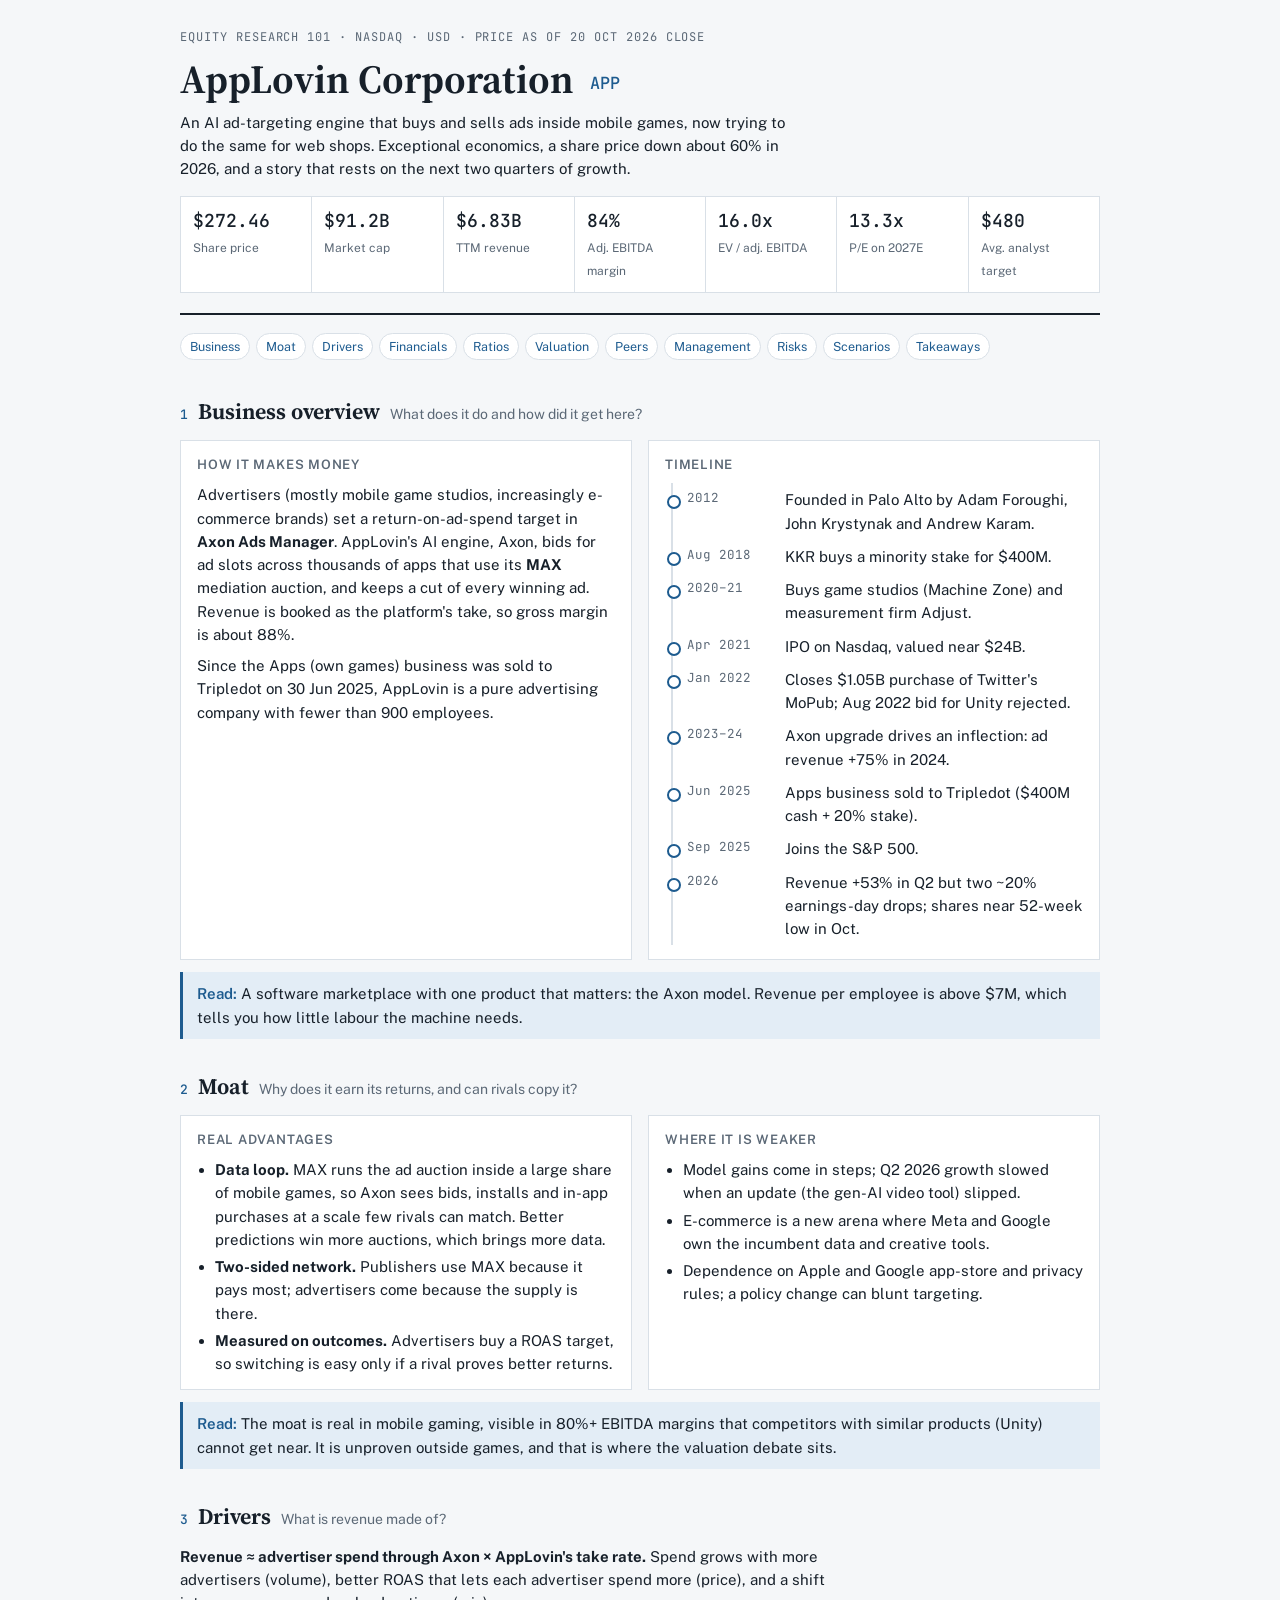
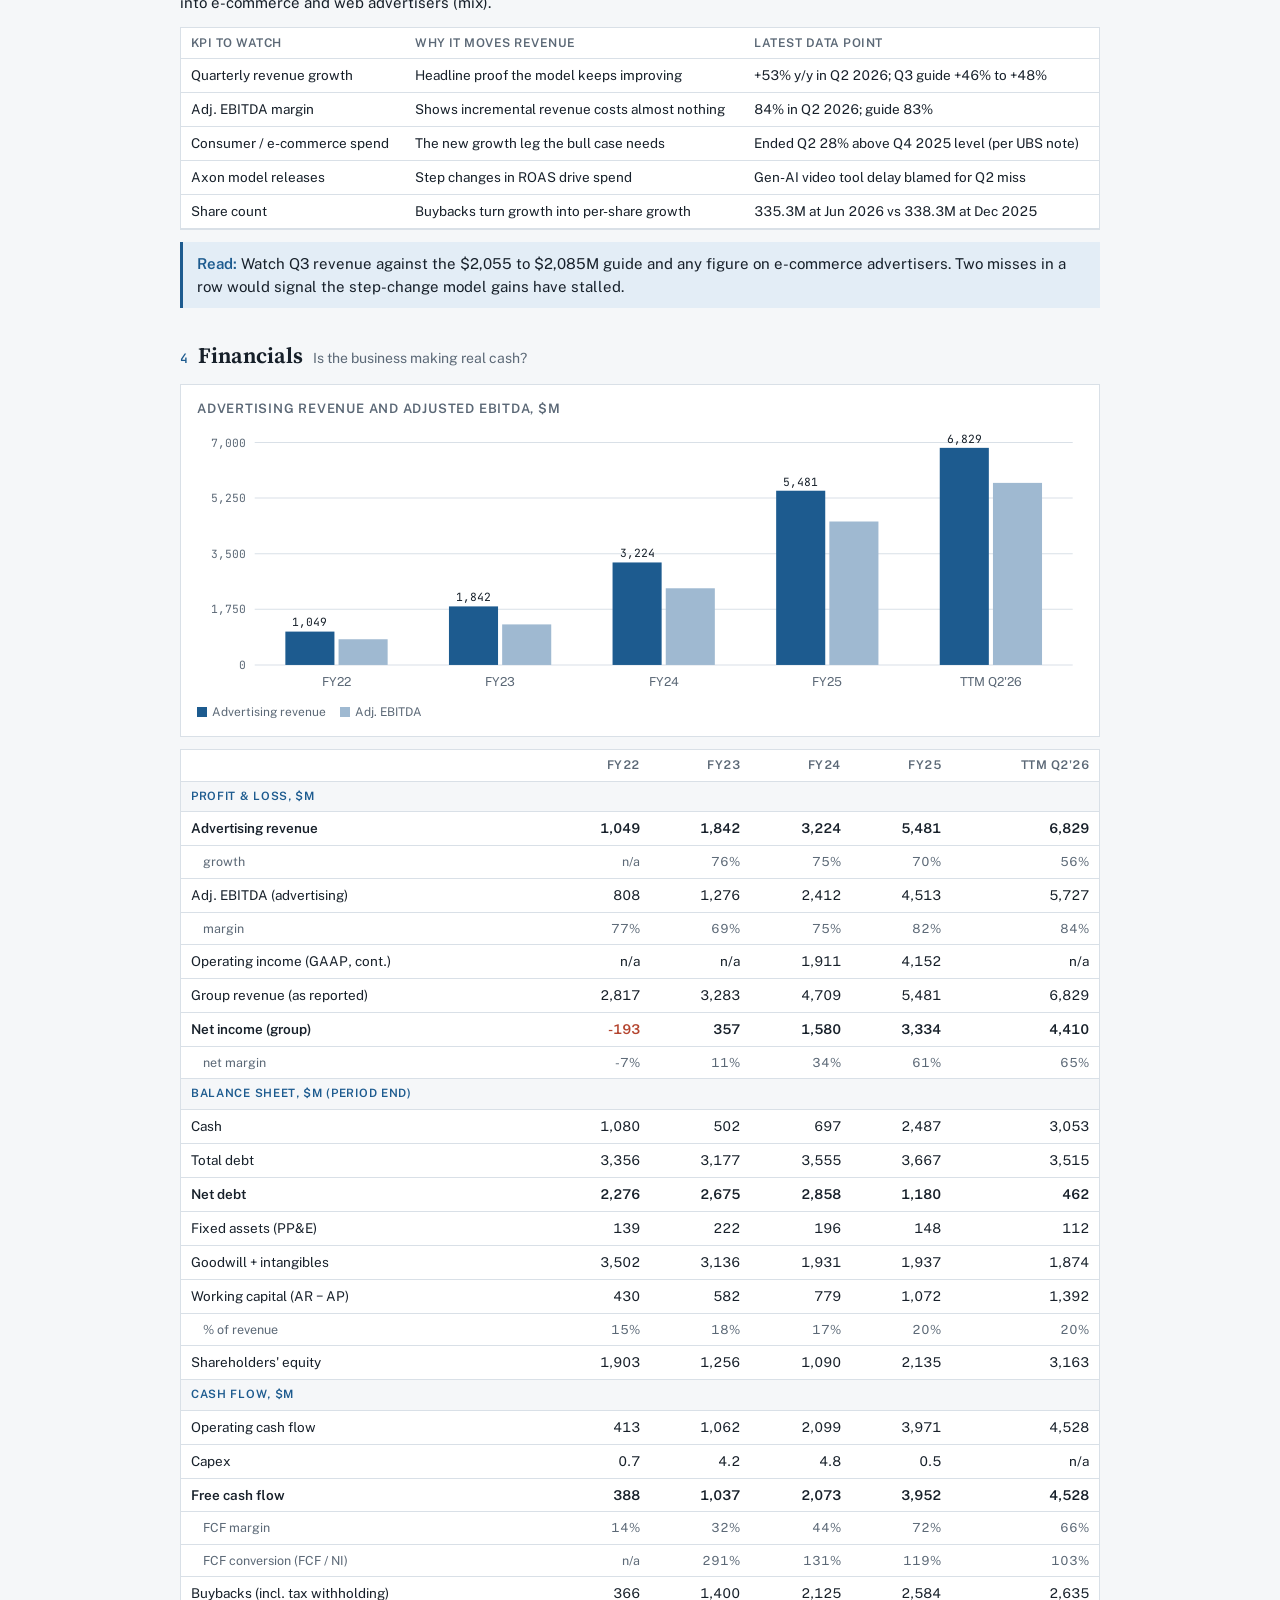
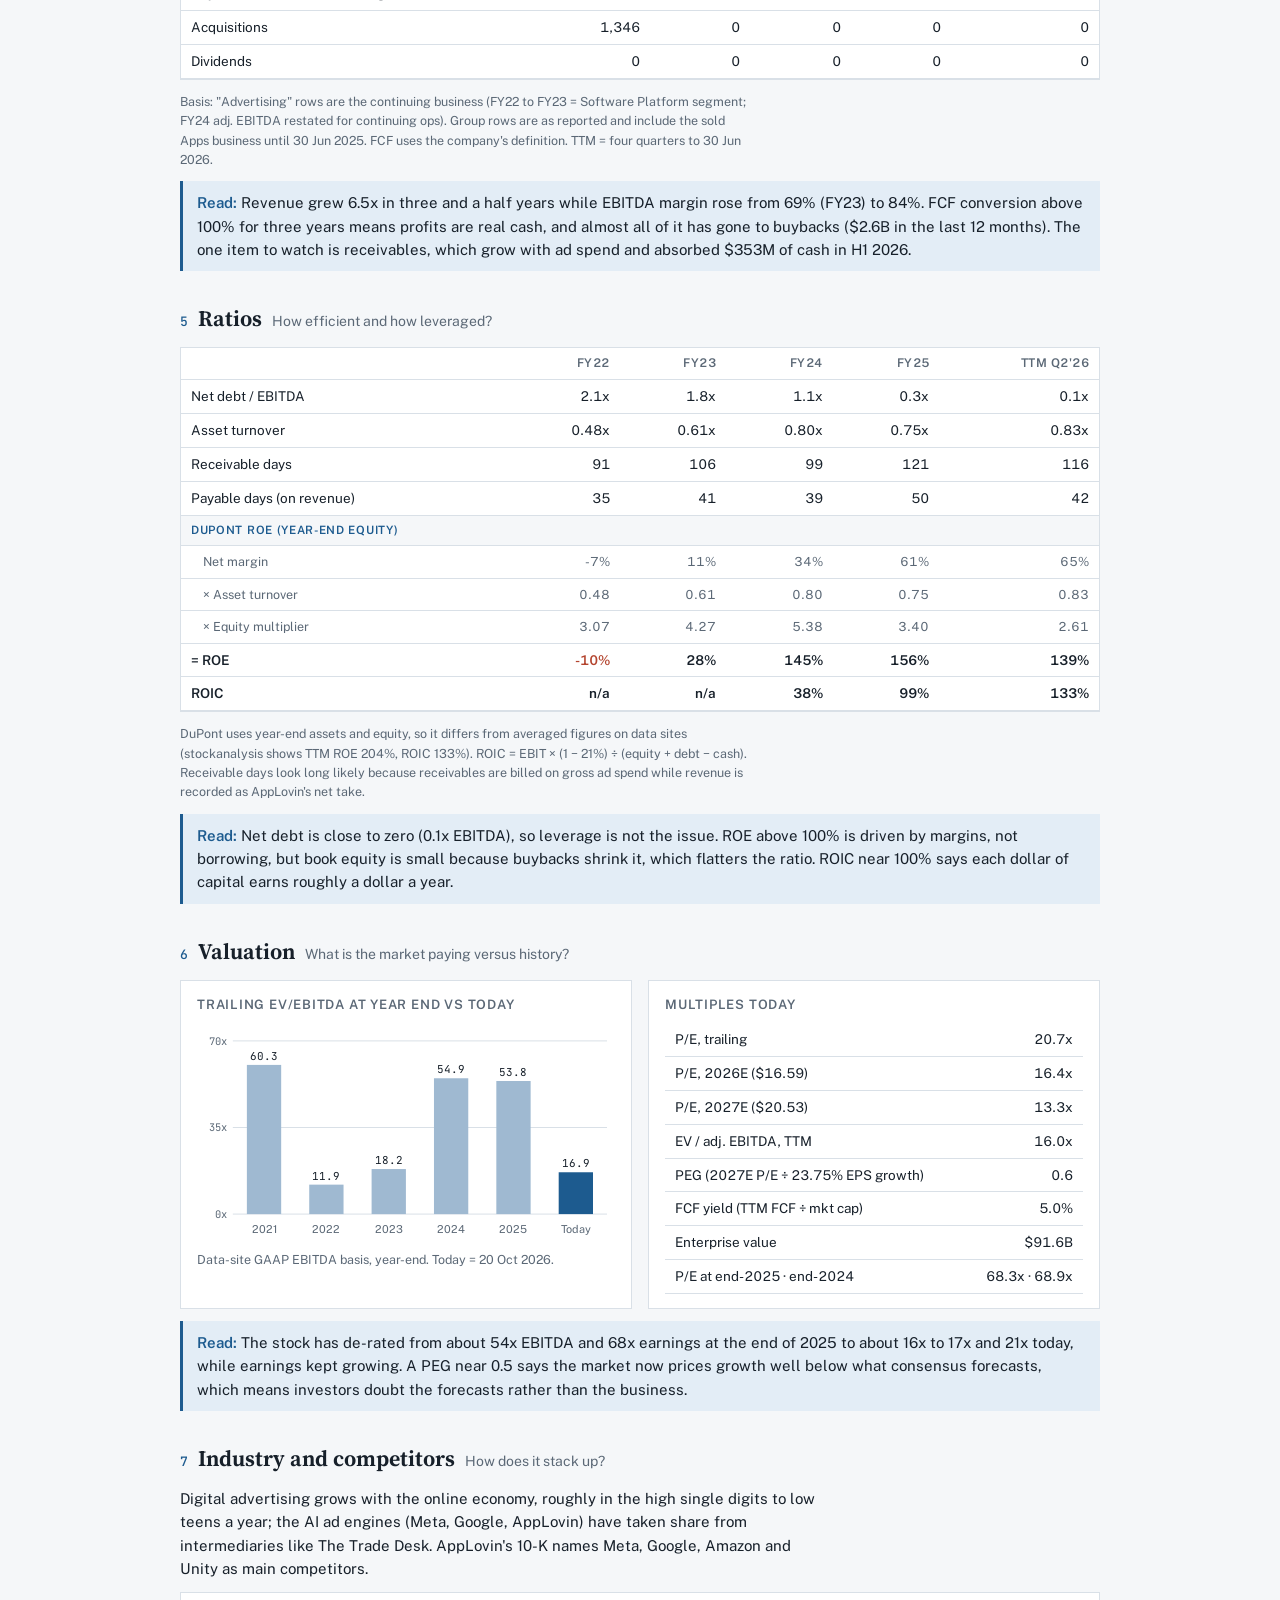
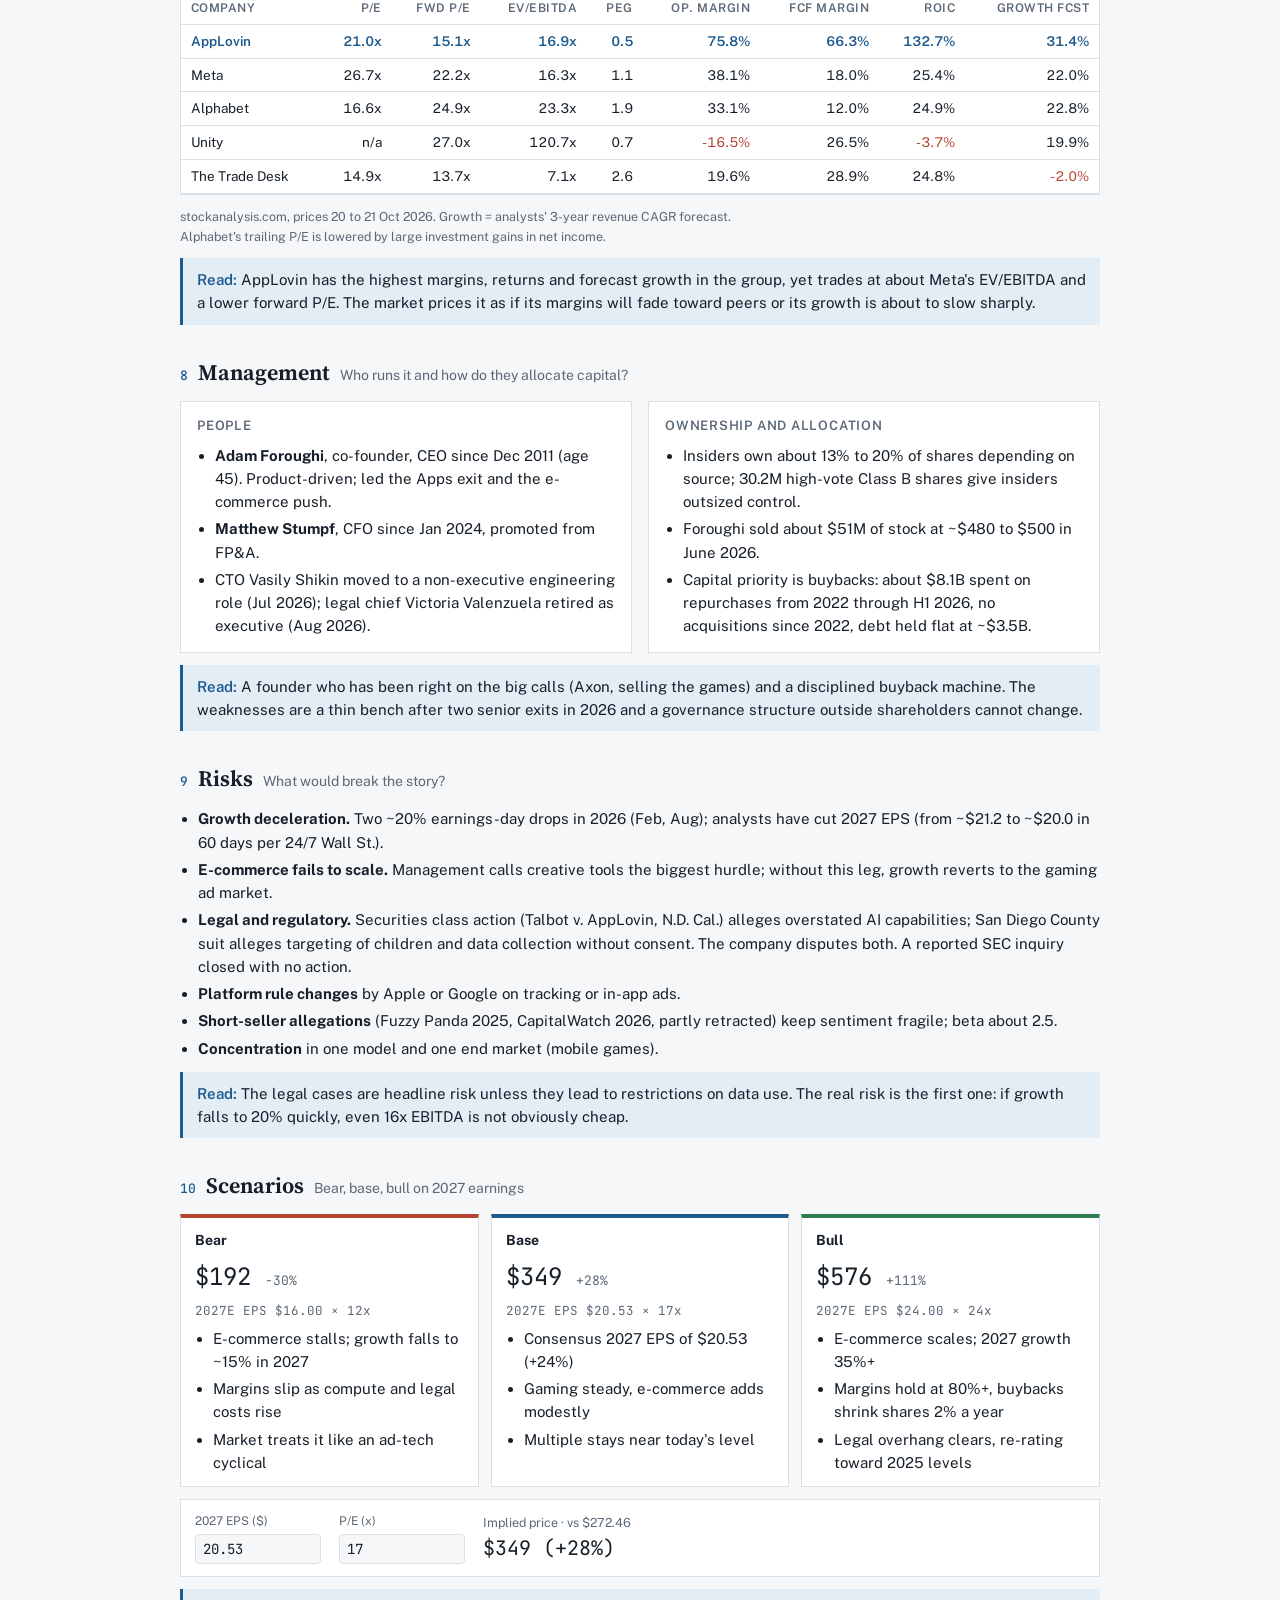
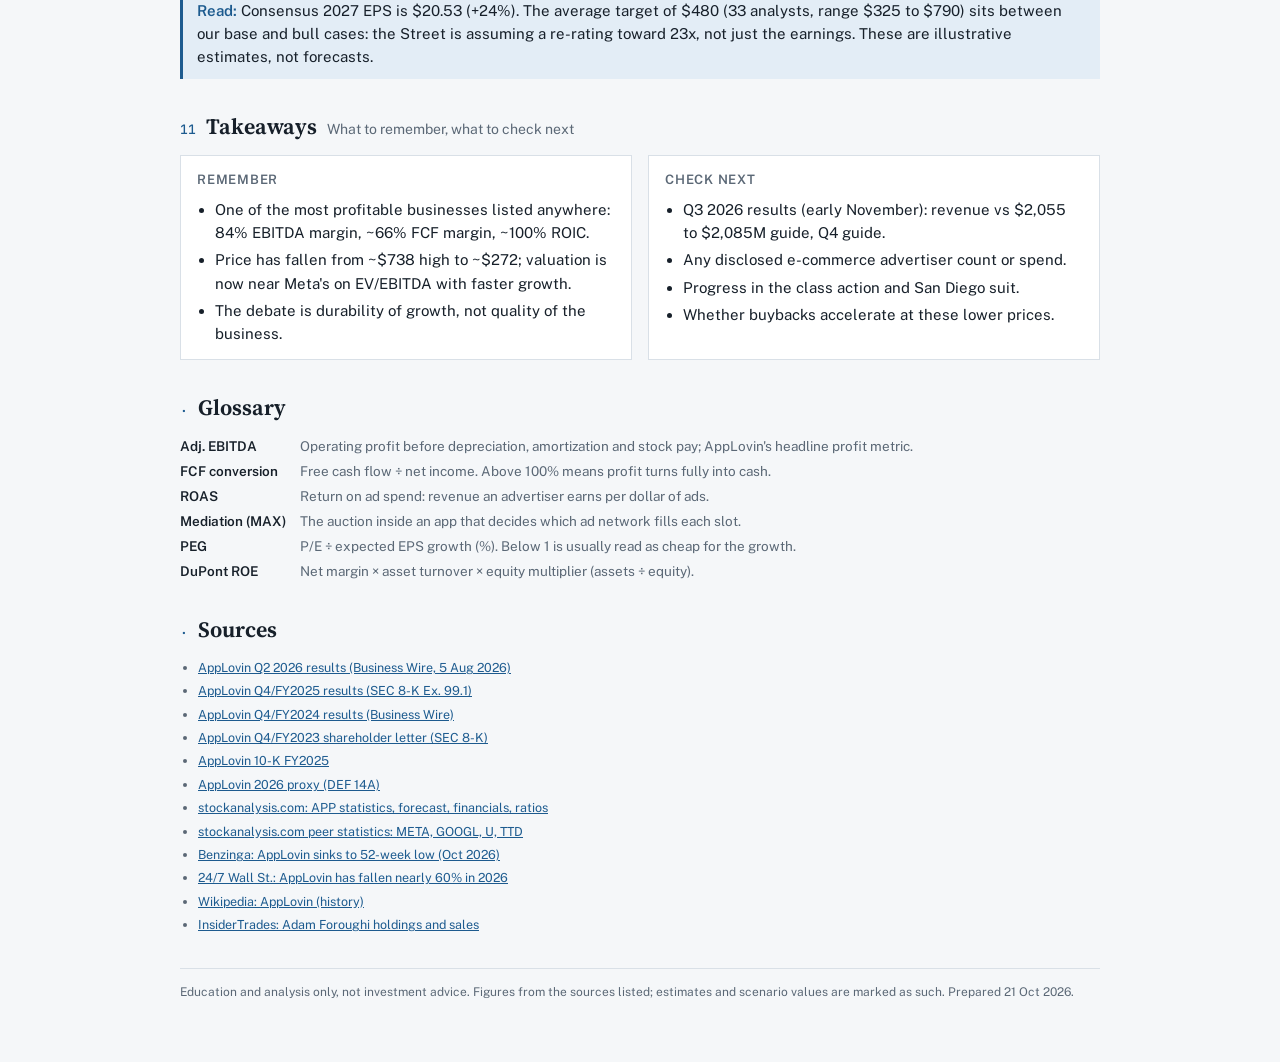
<file: reports/APP-er101.html>
<!doctype html><html><head><meta charset=utf8><meta name=viewport content="width=device-width,initial-scale=1,viewport-fit=cover"><style>:root{color-scheme:light;box-sizing:border-box;padding-top:env(safe-area-inset-top,0px);padding-bottom:env(safe-area-inset-bottom,0px)}html{scroll-padding-top:env(safe-area-inset-top,0px)}body{margin:0;padding:0;font:14px -apple-system,BlinkMacSystemFont,sans-serif;background:#fff;color:#000}img{max-width:100%}[hidden]:not([hidden=until-found i]){display:none!important}</style></head><body>
<title>AppLovin ER101</title>
<meta name="claude:viewport-fit-sides" content="cover">
<link rel="preconnect" href="https://fonts.googleapis.com">
<link rel="stylesheet" href="https://fonts.googleapis.com/css2?family=Source+Serif+4:opsz,wght@8..60,500;8..60,650&family=Public+Sans:wght@400;500;600&family=JetBrains+Mono:wght@400;500&display=swap">
<style>
/* Layout: single research-note column, ~920px, section = question heading + data + "read" box. Ink-blue on cool paper. */
:root{
  --bg:#f5f7f9; --panel:#ffffff; --fg:#17202a; --muted:#5b6876; --rule:#d9e0e7;
  --accent:#1d5b8f; --accent-soft:#e3edf6; --pos:#2f7d4f; --neg:#b4452f; --warn:#a8770c;
  --bar2:#9fb9d1;
  --display:"Source Serif 4", Georgia, serif;
  --body:"Public Sans", system-ui, -apple-system, Segoe UI, sans-serif;
  --mono:"JetBrains Mono", ui-monospace, Menlo, monospace;
}
@media (prefers-color-scheme: dark){:root:not([data-theme="light"]){
  --bg:#0f151b; --panel:#161e26; --fg:#e4eaf0; --muted:#97a5b3; --rule:#2a3540;
  --accent:#7fb3e0; --accent-soft:#1b2c3c; --pos:#6cc08d; --neg:#ec8a74; --warn:#e2b34f; --bar2:#3f5d78; color-scheme:dark}}
:root[data-theme="dark"]{
  --bg:#0f151b; --panel:#161e26; --fg:#e4eaf0; --muted:#97a5b3; --rule:#2a3540;
  --accent:#7fb3e0; --accent-soft:#1b2c3c; --pos:#6cc08d; --neg:#ec8a74; --warn:#e2b34f; --bar2:#3f5d78; color-scheme:dark}
body{background:var(--bg);color:var(--fg);font-family:var(--body);font-size:15px;line-height:1.55}
.wrap{max-width:920px;margin:0 auto;padding-block:28px 60px;padding-left:max(16px, env(safe-area-inset-left, 0px));padding-right:max(16px, env(safe-area-inset-right, 0px))}
header{display:grid;gap:10px;padding-bottom:20px;border-bottom:2px solid var(--fg)}
.eyebrow{font-family:var(--mono);font-size:12px;letter-spacing:.08em;text-transform:uppercase;color:var(--muted)}
h1{font-family:var(--display);font-weight:650;font-size:clamp(28px,5vw,40px);line-height:1.1;margin:0;text-wrap:balance}
h1 small{font-family:var(--mono);font-size:.42em;font-weight:500;color:var(--accent);vertical-align:middle;margin-left:8px}
.lede{max-width:68ch;margin:0;color:var(--fg)}
.kpis{display:grid;grid-template-columns:repeat(auto-fit,minmax(130px,1fr));gap:1px;background:var(--rule);border:1px solid var(--rule);margin-top:6px}
.kpi{background:var(--panel);padding:10px 12px}
.kpi b{display:block;font-family:var(--mono);font-size:18px;font-weight:500;font-variant-numeric:tabular-nums}
.kpi span{font-size:12px;color:var(--muted)}
nav{display:flex;flex-wrap:wrap;gap:6px;margin:18px 0 4px}
nav a{font-size:12.5px;color:var(--accent);text-decoration:none;border:1px solid var(--rule);padding:3px 9px;border-radius:999px;background:var(--panel)}
nav a:hover,nav a:focus-visible{border-color:var(--accent);outline:none}
section{padding-top:30px;display:grid;gap:12px}
h2{font-family:var(--display);font-weight:650;font-size:22px;margin:0;display:flex;gap:10px;align-items:baseline;text-wrap:balance}
h2 .n{font-family:var(--mono);font-size:13px;color:var(--accent);font-weight:500}
h2 .q{font-family:var(--body);font-size:14px;font-weight:400;color:var(--muted)}
p{margin:0;max-width:72ch}
.read{background:var(--accent-soft);border-left:3px solid var(--accent);padding:10px 14px;max-width:none}
.read::before{content:"Read: ";font-weight:600;color:var(--accent)}
.grid2{display:grid;grid-template-columns:repeat(auto-fit,minmax(260px,1fr));gap:16px}
.grid2>*{min-width:0}
.box{background:var(--panel);border:1px solid var(--rule);padding:14px 16px;display:grid;gap:8px;align-content:start}
.box h3{margin:0;font-size:13px;letter-spacing:.06em;text-transform:uppercase;color:var(--muted);font-weight:600}
ul{margin:0;padding-left:18px;display:grid;gap:4px}
.tbl{overflow-x:auto;border:1px solid var(--rule);background:var(--panel)}
table{border-collapse:collapse;width:100%;font-size:13.5px;font-variant-numeric:tabular-nums}
th,td{padding:6px 10px;text-align:right;white-space:nowrap;border-bottom:1px solid var(--rule)}
th:first-child,td:first-child{text-align:left;position:sticky;left:0;background:var(--panel)}
thead th{font-weight:600;color:var(--muted);font-size:12px;text-transform:uppercase;letter-spacing:.04em}
tr.sub td{color:var(--muted);font-size:12.5px}
tr.sub td:first-child{padding-left:22px}
tr.hl td{font-weight:600}
tr.sec td{background:var(--bg);font-size:11.5px;text-transform:uppercase;letter-spacing:.06em;color:var(--accent);font-weight:600;text-align:left}
td.me{color:var(--accent);font-weight:600}
.neg{color:var(--neg)} .pos{color:var(--pos)}
.mono{font-family:var(--mono)}
.timeline{display:grid;gap:0;border-left:2px solid var(--rule);margin-left:6px}
.ev{display:grid;grid-template-columns:86px 1fr;gap:12px;padding:5px 0 5px 14px;position:relative}
.ev::before{content:"";position:absolute;left:-6px;top:12px;width:10px;height:10px;border-radius:50%;background:var(--panel);border:2px solid var(--accent)}
.ev .d{font-family:var(--mono);font-size:12.5px;color:var(--muted)}
.chart svg{display:block;width:100%;height:auto}
.legend{display:flex;gap:14px;font-size:12px;color:var(--muted);flex-wrap:wrap}
.legend i{display:inline-block;width:10px;height:10px;margin-right:5px;vertical-align:-1px}
.scen{display:grid;grid-template-columns:repeat(auto-fit,minmax(200px,1fr));gap:12px}
.sc{background:var(--panel);border:1px solid var(--rule);border-top:4px solid var(--c);padding:12px 14px;display:grid;gap:6px;align-content:start}
.sc .px{font-family:var(--mono);font-size:24px;font-variant-numeric:tabular-nums}
.sc .px small{font-size:13px;color:var(--muted)}
.sc h3{margin:0;font-size:14px}
.calc{display:flex;flex-wrap:wrap;gap:10px 18px;align-items:end;background:var(--panel);border:1px solid var(--rule);padding:12px 14px}
.calc label{display:grid;gap:3px;font-size:12px;color:var(--muted)}
.calc input{font-family:var(--mono);font-size:14px;width:110px;padding:5px 7px;border:1px solid var(--rule);background:var(--bg);color:var(--fg);border-radius:4px}
.calc input:focus-visible{outline:2px solid var(--accent);outline-offset:1px}
.calc output{font-family:var(--mono);font-size:20px}
dl.gl{display:grid;grid-template-columns:max-content 1fr;gap:4px 14px;margin:0;font-size:13.5px}
dl.gl dt{font-weight:600}
dl.gl dd{margin:0;color:var(--muted)}
.src{font-size:12.5px;color:var(--muted)}
.src a{color:var(--accent)}
table.wrapcells td,table.wrapcells th{white-space:normal;min-width:120px}
@media print{.tbl{overflow:visible}nav{display:none}}
footer{margin-top:34px;padding-top:14px;border-top:1px solid var(--rule);font-size:12px;color:var(--muted)}
@media (max-width:520px){.ev{grid-template-columns:1fr;gap:0}}
</style>

<div class="wrap">
<header>
  <div class="eyebrow">Equity Research 101 · Nasdaq · USD · price as of 20 Oct 2026 close</div>
  <h1>AppLovin Corporation <small>APP</small></h1>
  <p class="lede">An AI ad-targeting engine that buys and sells ads inside mobile games, now trying to do the same for web shops. Exceptional economics, a share price down about 60% in 2026, and a story that rests on the next two quarters of growth.</p>
  <div class="kpis" id="kpis"></div>
</header>

<nav aria-label="Sections">
  <a href="#biz">Business</a><a href="#moat">Moat</a><a href="#drivers">Drivers</a><a href="#fin">Financials</a><a href="#ratios">Ratios</a><a href="#val">Valuation</a><a href="#peers">Peers</a><a href="#mgmt">Management</a><a href="#risks">Risks</a><a href="#scen">Scenarios</a><a href="#take">Takeaways</a>
</nav>

<section id="biz">
  <h2><span class="n">1</span>Business overview <span class="q">What does it do and how did it get here?</span></h2>
  <div class="grid2">
    <div class="box">
      <h3>How it makes money</h3>
      <p>Advertisers (mostly mobile game studios, increasingly e-commerce brands) set a return-on-ad-spend target in <b>Axon Ads Manager</b>. AppLovin's AI engine, Axon, bids for ad slots across thousands of apps that use its <b>MAX</b> mediation auction, and keeps a cut of every winning ad. Revenue is booked as the platform's take, so gross margin is about 88%.</p>
      <p>Since the Apps (own games) business was sold to Tripledot on 30 Jun 2025, AppLovin is a pure advertising company with fewer than 900 employees.</p>
    </div>
    <div class="box">
      <h3>Timeline</h3>
      <div class="timeline" id="timeline"></div>
    </div>
  </div>
  <p class="read">A software marketplace with one product that matters: the Axon model. Revenue per employee is above $7M, which tells you how little labour the machine needs.</p>
</section>

<section id="moat">
  <h2><span class="n">2</span>Moat <span class="q">Why does it earn its returns, and can rivals copy it?</span></h2>
  <div class="grid2">
    <div class="box"><h3>Real advantages</h3><ul>
      <li><b>Data loop.</b> MAX runs the ad auction inside a large share of mobile games, so Axon sees bids, installs and in-app purchases at a scale few rivals can match. Better predictions win more auctions, which brings more data.</li>
      <li><b>Two-sided network.</b> Publishers use MAX because it pays most; advertisers come because the supply is there.</li>
      <li><b>Measured on outcomes.</b> Advertisers buy a ROAS target, so switching is easy only if a rival proves better returns.</li>
    </ul></div>
    <div class="box"><h3>Where it is weaker</h3><ul>
      <li>Model gains come in steps; Q2 2026 growth slowed when an update (the gen-AI video tool) slipped.</li>
      <li>E-commerce is a new arena where Meta and Google own the incumbent data and creative tools.</li>
      <li>Dependence on Apple and Google app-store and privacy rules; a policy change can blunt targeting.</li>
    </ul></div>
  </div>
  <p class="read">The moat is real in mobile gaming, visible in 80%+ EBITDA margins that competitors with similar products (Unity) cannot get near. It is unproven outside games, and that is where the valuation debate sits.</p>
</section>

<section id="drivers">
  <h2><span class="n">3</span>Drivers <span class="q">What is revenue made of?</span></h2>
  <p><b>Revenue ≈ advertiser spend through Axon × AppLovin's take rate.</b> Spend grows with more advertisers (volume), better ROAS that lets each advertiser spend more (price), and a shift into e-commerce and web advertisers (mix).</p>
  <div class="tbl"><table class="wrapcells">
    <thead><tr><th>KPI to watch</th><th style="text-align:left">Why it moves revenue</th><th style="text-align:left">Latest data point</th></tr></thead>
    <tbody>
      <tr><td>Quarterly revenue growth</td><td style="text-align:left">Headline proof the model keeps improving</td><td style="text-align:left">+53% y/y in Q2 2026; Q3 guide +46% to +48%</td></tr>
      <tr><td>Adj. EBITDA margin</td><td style="text-align:left">Shows incremental revenue costs almost nothing</td><td style="text-align:left">84% in Q2 2026; guide 83%</td></tr>
      <tr><td>Consumer / e-commerce spend</td><td style="text-align:left">The new growth leg the bull case needs</td><td style="text-align:left">Ended Q2 28% above Q4 2025 level (per UBS note)</td></tr>
      <tr><td>Axon model releases</td><td style="text-align:left">Step changes in ROAS drive spend</td><td style="text-align:left">Gen-AI video tool delay blamed for Q2 miss</td></tr>
      <tr><td>Share count</td><td style="text-align:left">Buybacks turn growth into per-share growth</td><td style="text-align:left">335.3M at Jun 2026 vs 338.3M at Dec 2025</td></tr>
    </tbody></table></div>
  <p class="read">Watch Q3 revenue against the $2,055 to $2,085M guide and any figure on e-commerce advertisers. Two misses in a row would signal the step-change model gains have stalled.</p>
</section>

<section id="fin">
  <h2><span class="n">4</span>Financials <span class="q">Is the business making real cash?</span></h2>
  <div class="chart box">
    <h3>Advertising revenue and adjusted EBITDA, $M</h3>
    <div id="chart1"></div>
    <div class="legend"><span><i style="background:var(--accent)"></i>Advertising revenue</span><span><i style="background:var(--bar2)"></i>Adj. EBITDA</span></div>
  </div>
  <div class="tbl"><table id="fintbl"></table></div>
  <p class="src">Basis: "Advertising" rows are the continuing business (FY22 to FY23 = Software Platform segment; FY24 adj. EBITDA restated for continuing ops). Group rows are as reported and include the sold Apps business until 30 Jun 2025. FCF uses the company's definition. TTM = four quarters to 30 Jun 2026.</p>
  <p class="read">Revenue grew 6.5x in three and a half years while EBITDA margin rose from 69% (FY23) to 84%. FCF conversion above 100% for three years means profits are real cash, and almost all of it has gone to buybacks ($2.6B in the last 12 months). The one item to watch is receivables, which grow with ad spend and absorbed $353M of cash in H1 2026.</p>
</section>

<section id="ratios">
  <h2><span class="n">5</span>Ratios <span class="q">How efficient and how leveraged?</span></h2>
  <div class="tbl"><table id="ratiotbl"></table></div>
  <p class="src">DuPont uses year-end assets and equity, so it differs from averaged figures on data sites (stockanalysis shows TTM ROE 204%, ROIC 133%). ROIC = EBIT × (1 − 21%) ÷ (equity + debt − cash). Receivable days look long likely because receivables are billed on gross ad spend while revenue is recorded as AppLovin's net take.</p>
  <p class="read">Net debt is close to zero (0.1x EBITDA), so leverage is not the issue. ROE above 100% is driven by margins, not borrowing, but book equity is small because buybacks shrink it, which flatters the ratio. ROIC near 100% says each dollar of capital earns roughly a dollar a year.</p>
</section>

<section id="val">
  <h2><span class="n">6</span>Valuation <span class="q">What is the market paying versus history?</span></h2>
  <div class="grid2">
    <div class="box chart"><h3>Trailing EV/EBITDA at year end vs today</h3><div id="chart2"></div>
      <p class="src">Data-site GAAP EBITDA basis, year-end. Today = 20 Oct 2026.</p></div>
    <div class="box"><h3>Multiples today</h3><div class="tbl" style="border:0"><table id="valtbl"></table></div></div>
  </div>
  <p class="read">The stock has de-rated from about 54x EBITDA and 68x earnings at the end of 2025 to about 16x to 17x and 21x today, while earnings kept growing. A PEG near 0.5 says the market now prices growth well below what consensus forecasts, which means investors doubt the forecasts rather than the business.</p>
</section>

<section id="peers">
  <h2><span class="n">7</span>Industry and competitors <span class="q">How does it stack up?</span></h2>
  <p>Digital advertising grows with the online economy, roughly in the high single digits to low teens a year; the AI ad engines (Meta, Google, AppLovin) have taken share from intermediaries like The Trade Desk. AppLovin's 10-K names Meta, Google, Amazon and Unity as main competitors.</p>
  <div class="tbl"><table id="peertbl"></table></div>
  <p class="src">stockanalysis.com, prices 20 to 21 Oct 2026. Growth = analysts' 3-year revenue CAGR forecast. Alphabet's trailing P/E is lowered by large investment gains in net income.</p>
  <p class="read">AppLovin has the highest margins, returns and forecast growth in the group, yet trades at about Meta's EV/EBITDA and a lower forward P/E. The market prices it as if its margins will fade toward peers or its growth is about to slow sharply.</p>
</section>

<section id="mgmt">
  <h2><span class="n">8</span>Management <span class="q">Who runs it and how do they allocate capital?</span></h2>
  <div class="grid2">
    <div class="box"><h3>People</h3><ul>
      <li><b>Adam Foroughi</b>, co-founder, CEO since Dec 2011 (age 45). Product-driven; led the Apps exit and the e-commerce push.</li>
      <li><b>Matthew Stumpf</b>, CFO since Jan 2024, promoted from FP&amp;A.</li>
      <li>CTO Vasily Shikin moved to a non-executive engineering role (Jul 2026); legal chief Victoria Valenzuela retired as executive (Aug 2026).</li>
    </ul></div>
    <div class="box"><h3>Ownership and allocation</h3><ul>
      <li>Insiders own about 13% to 20% of shares depending on source; 30.2M high-vote Class B shares give insiders outsized control.</li>
      <li>Foroughi sold about $51M of stock at ~$480 to $500 in June 2026.</li>
      <li>Capital priority is buybacks: about $8.1B spent on repurchases from 2022 through H1 2026, no acquisitions since 2022, debt held flat at ~$3.5B.</li>
    </ul></div>
  </div>
  <p class="read">A founder who has been right on the big calls (Axon, selling the games) and a disciplined buyback machine. The weaknesses are a thin bench after two senior exits in 2026 and a governance structure outside shareholders cannot change.</p>
</section>

<section id="risks">
  <h2><span class="n">9</span>Risks <span class="q">What would break the story?</span></h2>
  <ul>
    <li><b>Growth deceleration.</b> Two ~20% earnings-day drops in 2026 (Feb, Aug); analysts have cut 2027 EPS (from ~$21.2 to ~$20.0 in 60 days per 24/7 Wall St.).</li>
    <li><b>E-commerce fails to scale.</b> Management calls creative tools the biggest hurdle; without this leg, growth reverts to the gaming ad market.</li>
    <li><b>Legal and regulatory.</b> Securities class action (Talbot v. AppLovin, N.D. Cal.) alleges overstated AI capabilities; San Diego County suit alleges targeting of children and data collection without consent. The company disputes both. A reported SEC inquiry closed with no action.</li>
    <li><b>Platform rule changes</b> by Apple or Google on tracking or in-app ads.</li>
    <li><b>Short-seller allegations</b> (Fuzzy Panda 2025, CapitalWatch 2026, partly retracted) keep sentiment fragile; beta about 2.5.</li>
    <li><b>Concentration</b> in one model and one end market (mobile games).</li>
  </ul>
  <p class="read">The legal cases are headline risk unless they lead to restrictions on data use. The real risk is the first one: if growth falls to 20% quickly, even 16x EBITDA is not obviously cheap.</p>
</section>

<section id="scen">
  <h2><span class="n">10</span>Scenarios <span class="q">Bear, base, bull on 2027 earnings</span></h2>
  <div class="scen" id="scencards"></div>
  <div class="calc">
    <label for="ceps">2027 EPS ($)<input id="ceps" type="number" step="0.5" value="20.53"></label>
    <label for="cpe">P/E (x)<input id="cpe" type="number" step="1" value="17"></label>
    <div><div class="src">Implied price · vs $272.46</div><output id="cout"></output></div>
  </div>
  <p class="read">Consensus 2027 EPS is $20.53 (+24%). The average target of $480 (33 analysts, range $325 to $790) sits between our base and bull cases: the Street is assuming a re-rating toward 23x, not just the earnings. These are illustrative estimates, not forecasts.</p>
</section>

<section id="take">
  <h2><span class="n">11</span>Takeaways <span class="q">What to remember, what to check next</span></h2>
  <div class="grid2">
    <div class="box"><h3>Remember</h3><ul>
      <li>One of the most profitable businesses listed anywhere: 84% EBITDA margin, ~66% FCF margin, ~100% ROIC.</li>
      <li>Price has fallen from ~$738 high to ~$272; valuation is now near Meta's on EV/EBITDA with faster growth.</li>
      <li>The debate is durability of growth, not quality of the business.</li>
    </ul></div>
    <div class="box"><h3>Check next</h3><ul>
      <li>Q3 2026 results (early November): revenue vs $2,055 to $2,085M guide, Q4 guide.</li>
      <li>Any disclosed e-commerce advertiser count or spend.</li>
      <li>Progress in the class action and San Diego suit.</li>
      <li>Whether buybacks accelerate at these lower prices.</li>
    </ul></div>
  </div>
</section>

<section id="gloss">
  <h2><span class="n">·</span>Glossary</h2>
  <dl class="gl">
    <dt>Adj. EBITDA</dt><dd>Operating profit before depreciation, amortization and stock pay; AppLovin's headline profit metric.</dd>
    <dt>FCF conversion</dt><dd>Free cash flow ÷ net income. Above 100% means profit turns fully into cash.</dd>
    <dt>ROAS</dt><dd>Return on ad spend: revenue an advertiser earns per dollar of ads.</dd>
    <dt>Mediation (MAX)</dt><dd>The auction inside an app that decides which ad network fills each slot.</dd>
    <dt>PEG</dt><dd>P/E ÷ expected EPS growth (%). Below 1 is usually read as cheap for the growth.</dd>
    <dt>DuPont ROE</dt><dd>Net margin × asset turnover × equity multiplier (assets ÷ equity).</dd>
  </dl>
</section>

<section id="sources">
  <h2><span class="n">·</span>Sources</h2>
  <ul class="src" id="srclist"></ul>
</section>

<footer>Education and analysis only, not investment advice. Figures from the sources listed; estimates and scenario values are marked as such. Prepared 21 Oct 2026.</footer>
</div>

<script>
const DATA = {
  price: 272.46, shares: 334.65, // M shares, 20 Oct 2026
  years: ["FY22","FY23","FY24","FY25","TTM Q2'26"],
  adRev:   [1049.2,1841.8,3224.1,5480.7,6829.1],
  adEBITDA:[808.4,1275.7,2411.8,4512.5,5727.1],
  grpRev:  [2817.1,3283.1,4709.2,5480.7,6829.1],
  grpEBITDA:[1063.2,1502.7,2719.6,4512.5,5727.1],
  ebit:    [null,null,1911.0,4151.9,null],
  ni:      [-192.9,356.7,1579.8,3333.8,4410.0],
  ocf:     [412.8,1061.5,2099.0,3971.1,4527.6],
  capex:   [0.7,4.2,4.8,0.5,null],
  fcf:     [388.0,1037.1,2073.4,3952.0,4528.0],
  buyback: [366.4,1400,2125,2584,2635],
  acq:     [1346,0,0,0,0],
  cash:    [1080,502.2,697.0,2487.1,3053.3],
  ar:      [702.8,953.8,1283.0,1819.4,2171.0],
  ap:      [273.2,371.7,504.3,747.0,778.9],
  ppe:     [138.9,221.5,196.4,147.9,111.9],
  gwi:     [3502,3136,1931,1937,1874],
  assets:  [5848,5359,5869,7259.6,8269.1],
  debt:    [3356,3177,3555,3667,3515],
  equity:  [1903,1256,1090,2134.7,3163.0],
  hist: {yrs:["2021","2022","2023","2024","2025","Today"], evebitda:[60.3,11.9,18.2,54.9,53.8,16.9], pe:[null,null,37.8,68.9,68.3,21.0]},
  eps26: 16.59, eps27: 20.53, g27: 23.75,
  peers: [
    {n:"AppLovin", pe:21.0, fpe:15.1, ev:16.9, peg:0.46, om:75.8, fcfm:66.3, roic:132.7, g:31.4, me:1},
    {n:"Meta", pe:26.7, fpe:22.2, ev:16.3, peg:1.12, om:38.1, fcfm:18.0, roic:25.4, g:22.0},
    {n:"Alphabet", pe:16.6, fpe:24.9, ev:23.3, peg:1.86, om:33.1, fcfm:12.0, roic:24.9, g:22.8},
    {n:"Unity", pe:null, fpe:27.0, ev:120.7, peg:0.65, om:-16.5, fcfm:26.5, roic:-3.7, g:19.9},
    {n:"The Trade Desk", pe:14.9, fpe:13.7, ev:7.1, peg:2.57, om:19.6, fcfm:28.9, roic:24.8, g:-2.0}
  ],
  timeline: [
    ["2012","Founded in Palo Alto by Adam Foroughi, John Krystynak and Andrew Karam."],
    ["Aug 2018","KKR buys a minority stake for $400M."],
    ["2020–21","Buys game studios (Machine Zone) and measurement firm Adjust."],
    ["Apr 2021","IPO on Nasdaq, valued near $24B."],
    ["Jan 2022","Closes $1.05B purchase of Twitter's MoPub; Aug 2022 bid for Unity rejected."],
    ["2023–24","Axon upgrade drives an inflection: ad revenue +75% in 2024."],
    ["Jun 2025","Apps business sold to Tripledot ($400M cash + 20% stake)."],
    ["Sep 2025","Joins the S&P 500."],
    ["2026","Revenue +53% in Q2 but two ~20% earnings-day drops; shares near 52-week low in Oct."]
  ],
  scen: [
    {k:"Bear", c:"var(--neg)", eps:16.0, pe:12, a:["E-commerce stalls; growth falls to ~15% in 2027","Margins slip as compute and legal costs rise","Market treats it like an ad-tech cyclical"]},
    {k:"Base", c:"var(--accent)", eps:20.53, pe:17, a:["Consensus 2027 EPS of $20.53 (+24%)","Gaming steady, e-commerce adds modestly","Multiple stays near today's level"]},
    {k:"Bull", c:"var(--pos)", eps:24.0, pe:24, a:["E-commerce scales; 2027 growth 35%+","Margins hold at 80%+, buybacks shrink shares 2% a year","Legal overhang clears, re-rating toward 2025 levels"]}
  ],
  sources: [
    ["AppLovin Q2 2026 results (Business Wire, 5 Aug 2026)","https://www.businesswire.com/news/home/20260805303503/en/AppLovin-Announces-Second-Quarter-2026-Financial-Results/"],
    ["AppLovin Q4/FY2025 results (SEC 8-K Ex. 99.1)","https://www.sec.gov/Archives/edgar/data/1751008/000175100826000005/exhibit991-4q25earningspre.htm"],
    ["AppLovin Q4/FY2024 results (Business Wire)","https://www.businesswire.com/news/home/20250212003292/en/AppLovin-Announces-Fourth-Quarter-and-Full-Year-2024-Financial-Results"],
    ["AppLovin Q4/FY2023 shareholder letter (SEC 8-K)","https://www.sec.gov/Archives/edgar/data/1751008/000175100824000004/exhibit992-applovinx4q23.htm"],
    ["AppLovin 10-K FY2025","https://www.sec.gov/Archives/edgar/data/1751008/000175100826000010/app-20251231.htm"],
    ["AppLovin 2026 proxy (DEF 14A)","https://www.sec.gov/Archives/edgar/data/0001751008/000175100826000028/app-20260420.htm"],
    ["stockanalysis.com: APP statistics, forecast, financials, ratios","https://stockanalysis.com/stocks/app/statistics/"],
    ["stockanalysis.com peer statistics: META, GOOGL, U, TTD","https://stockanalysis.com/stocks/meta/statistics/"],
    ["Benzinga: AppLovin sinks to 52-week low (Oct 2026)","https://www.benzinga.com/trading-ideas/movers/26/10/62376144/applovin-stock-sinks-to-52-week-low-heres-why-2"],
    ["24/7 Wall St.: AppLovin has fallen nearly 60% in 2026","https://247wallst.com/investing/2026/10/02/applovin-has-fallen-nearly-60-in-2026-180-returns-are-in-store-for-investors-according-to-this-wall-street-pro/"],
    ["Wikipedia: AppLovin (history)","https://en.wikipedia.org/wiki/AppLovin"],
    ["InsiderTrades: Adam Foroughi holdings and sales","https://www.insidertrades.com/applovin-co-stock/arash-adam-foroughi/"]
  ]
};

const D = DATA, N = D.years.length, $ = id => document.getElementById(id);
const nz = v => v === null || v === undefined || !isFinite(v);
const f0 = v => nz(v) ? "n/a" : Math.round(v).toLocaleString("en-US");
const f1 = v => nz(v) ? "n/a" : v.toFixed(1);
const pct = v => nz(v) ? "n/a" : (v*100).toFixed(0) + "%";
const xx = v => nz(v) ? "n/a" : v.toFixed(1) + "x";
const map = fn => D.years.map((_, i) => fn(i));
const cls = v => nz(v) ? "" : (v < 0 ? "neg" : "");

// derived
const growth = arr => map(i => i === 0 || nz(arr[i-1]) ? null : (i === N-1 ? null : arr[i]/arr[i-1]-1));
const adGrowth = growth(D.adRev);
adGrowth[N-1] = 3766.1/2417.7 - 1; // H1'26 vs H1'25
const ebitdaM = map(i => D.adEBITDA[i]/D.adRev[i]);
const niM = map(i => D.ni[i]/D.grpRev[i]);
const fcfM = map(i => D.fcf[i]/D.grpRev[i]);
const conv = map(i => D.ni[i] > 0 ? D.fcf[i]/D.ni[i] : null);
const wc = map(i => D.ar[i] - D.ap[i]);
const netDebt = map(i => D.debt[i] - D.cash[i]);
const ndE = map(i => netDebt[i]/D.grpEBITDA[i]);
const at = map(i => D.grpRev[i]/D.assets[i]);
const dso = map(i => D.ar[i]/D.grpRev[i]*365);
const dpo = map(i => D.ap[i]/D.grpRev[i]*365);
const em = map(i => D.assets[i]/D.equity[i]);
const roe = map(i => niM[i]*at[i]*em[i]);
const roic = map(i => nz(D.ebit[i]) ? null : D.ebit[i]*0.79/(D.equity[i]+D.debt[i]-D.cash[i]));
roic[N-1] = 1.327; // stockanalysis TTM
const mcap = D.price*D.shares, ev = mcap + D.debt[N-1] - D.cash[N-1];
const pe = mcap/D.ni[N-1], evE = ev/D.adEBITDA[N-1];
const fpe26 = D.price/D.eps26, fpe27 = D.price/D.eps27, peg = fpe27/D.g27;

// KPIs
$("kpis").innerHTML = [
  ["$"+D.price.toFixed(2),"Share price"],
  ["$"+(mcap/1000).toFixed(1)+"B","Market cap"],
  ["$"+(D.adRev[N-1]/1000).toFixed(2)+"B","TTM revenue"],
  [pct(ebitdaM[N-1]),"Adj. EBITDA margin"],
  [xx(evE),"EV / adj. EBITDA"],
  [xx(fpe27),"P/E on 2027E"],
  ["$480","Avg. analyst target"]
].map(k => `<div class="kpi"><b>${k[0]}</b><span>${k[1]}</span></div>`).join("");

$("timeline").innerHTML = D.timeline.map(e => `<div class="ev"><span class="d">${e[0]}</span><span>${e[1]}</span></div>`).join("");

function table(el, head, rows){
  let h = `<thead><tr><th></th>${head.map(x=>`<th>${x}</th>`).join("")}</tr></thead><tbody>`;
  rows.forEach(r => {
    if (r.sec) { h += `<tr class="sec"><td colspan="${head.length+1}">${r.sec}</td></tr>`; return; }
    h += `<tr class="${r.c||""}"><td>${r.l}</td>${r.v.map(v=>`<td class="${typeof v==='number'?cls(v):''}">${r.f(v)}</td>`).join("")}</tr>`;
  });
  el.innerHTML = h + "</tbody>";
}
table($("fintbl"), D.years, [
  {sec:"Profit & loss, $M"},
  {l:"Advertising revenue", v:D.adRev, f:f0, c:"hl"},
  {l:"growth", v:adGrowth, f:pct, c:"sub"},
  {l:"Adj. EBITDA (advertising)", v:D.adEBITDA, f:f0},
  {l:"margin", v:ebitdaM, f:pct, c:"sub"},
  {l:"Operating income (GAAP, cont.)", v:D.ebit, f:f0},
  {l:"Group revenue (as reported)", v:D.grpRev, f:f0},
  {l:"Net income (group)", v:D.ni, f:f0, c:"hl"},
  {l:"net margin", v:niM, f:pct, c:"sub"},
  {sec:"Balance sheet, $M (period end)"},
  {l:"Cash", v:D.cash, f:f0},
  {l:"Total debt", v:D.debt, f:f0},
  {l:"Net debt", v:netDebt, f:f0, c:"hl"},
  {l:"Fixed assets (PP&E)", v:D.ppe, f:f0},
  {l:"Goodwill + intangibles", v:D.gwi, f:f0},
  {l:"Working capital (AR − AP)", v:wc, f:f0},
  {l:"% of revenue", v:map(i=>wc[i]/D.grpRev[i]), f:pct, c:"sub"},
  {l:"Shareholders' equity", v:D.equity, f:f0},
  {sec:"Cash flow, $M"},
  {l:"Operating cash flow", v:D.ocf, f:f0},
  {l:"Capex", v:D.capex, f:f1},
  {l:"Free cash flow", v:D.fcf, f:f0, c:"hl"},
  {l:"FCF margin", v:fcfM, f:pct, c:"sub"},
  {l:"FCF conversion (FCF / NI)", v:conv, f:pct, c:"sub"},
  {l:"Buybacks (incl. tax withholding)", v:D.buyback, f:f0},
  {l:"Acquisitions", v:D.acq, f:f0},
  {l:"Dividends", v:[0,0,0,0,0], f:f0}
]);
table($("ratiotbl"), D.years, [
  {l:"Net debt / EBITDA", v:ndE, f:xx},
  {l:"Asset turnover", v:at, f:v=>nz(v)?"n/a":v.toFixed(2)+"x"},
  {l:"Receivable days", v:dso, f:f0},
  {l:"Payable days (on revenue)", v:dpo, f:f0},
  {sec:"DuPont ROE (year-end equity)"},
  {l:"Net margin", v:niM, f:pct, c:"sub"},
  {l:"× Asset turnover", v:at, f:v=>nz(v)?"n/a":v.toFixed(2), c:"sub"},
  {l:"× Equity multiplier", v:em, f:v=>nz(v)?"n/a":v.toFixed(2), c:"sub"},
  {l:"= ROE", v:roe, f:pct, c:"hl"},
  {l:"ROIC", v:roic, f:pct, c:"hl"}
]);
$("valtbl").innerHTML = `<tbody>
<tr><td>P/E, trailing</td><td>${xx(pe)}</td></tr>
<tr><td>P/E, 2026E ($${D.eps26})</td><td>${xx(fpe26)}</td></tr>
<tr><td>P/E, 2027E ($${D.eps27})</td><td>${xx(fpe27)}</td></tr>
<tr><td>EV / adj. EBITDA, TTM</td><td>${xx(evE)}</td></tr>
<tr><td>PEG (2027E P/E ÷ ${D.g27}% EPS growth)</td><td>${f1(peg)}</td></tr>
<tr><td>FCF yield (TTM FCF ÷ mkt cap)</td><td>${(D.fcf[N-1]/mcap*100).toFixed(1)}%</td></tr>
<tr><td>Enterprise value</td><td>$${(ev/1000).toFixed(1)}B</td></tr>
<tr><td>P/E at end-2025 · end-2024</td><td>68.3x · 68.9x</td></tr></tbody>`;

let ph = `<thead><tr><th>Company</th><th>P/E</th><th>Fwd P/E</th><th>EV/EBITDA</th><th>PEG</th><th>Op. margin</th><th>FCF margin</th><th>ROIC</th><th>Growth fcst</th></tr></thead><tbody>`;
D.peers.forEach(p => {
  const c = p.me ? ' class="me"' : "";
  ph += `<tr><td${c}>${p.n}</td>${[xx(p.pe),xx(p.fpe),xx(p.ev),f1(p.peg)].map(v=>`<td${c}>${v}</td>`).join("")}${[p.om,p.fcfm,p.roic,p.g].map(v=>`<td${c}><span class="${v<0?'neg':''}">${f1(v)}%</span></td>`).join("")}</tr>`;
});
$("peertbl").innerHTML = ph + "</tbody>";

// Chart 1: grouped bars
(function(){
  const W=860,H=260,L=56,R=10,T=14,B=30, max=7000, ticks=[0,1750,3500,5250,7000];
  const iw=W-L-R, ih=H-T-B, gw=iw/N, bw=gw*0.3, y=v=>T+ih-v/max*ih;
  let s=`<svg viewBox="0 0 ${W} ${H}" role="img" aria-label="Advertising revenue and adjusted EBITDA by year">`;
  ticks.forEach(t=>{s+=`<line x1="${L}" x2="${W-R}" y1="${y(t)}" y2="${y(t)}" stroke="var(--rule)"/><text x="${L-8}" y="${y(t)+4}" text-anchor="end" font-size="11" fill="var(--muted)" font-family="JetBrains Mono, monospace">${t.toLocaleString()}</text>`;});
  D.years.forEach((yr,i)=>{
    const x0=L+gw*i+gw/2-bw-2;
    s+=`<rect x="${x0}" y="${y(D.adRev[i])}" width="${bw}" height="${ih-(y(D.adRev[i])-T)}" fill="var(--accent)"/>`;
    s+=`<rect x="${x0+bw+4}" y="${y(D.adEBITDA[i])}" width="${bw}" height="${ih-(y(D.adEBITDA[i])-T)}" fill="var(--bar2)"/>`;
    s+=`<text x="${x0+bw/2}" y="${y(D.adRev[i])-5}" text-anchor="middle" font-size="11" fill="var(--fg)" font-family="JetBrains Mono, monospace">${f0(D.adRev[i])}</text>`;
    s+=`<text x="${L+gw*i+gw/2}" y="${H-10}" text-anchor="middle" font-size="12" fill="var(--muted)">${yr}</text>`;
  });
  $("chart1").innerHTML=s+"</svg>";
})();
// Chart 2: EV/EBITDA bars
(function(){
  const h=D.hist, W=420,H=220,L=36,R=8,T=18,B=28,max=70,n=h.yrs.length;
  const iw=W-L-R, ih=H-T-B, gw=iw/n, bw=gw*0.55, y=v=>T+ih-v/max*ih;
  let s=`<svg viewBox="0 0 ${W} ${H}" role="img" aria-label="EV to EBITDA history">`;
  [0,35,70].forEach(t=>{s+=`<line x1="${L}" x2="${W-R}" y1="${y(t)}" y2="${y(t)}" stroke="var(--rule)"/><text x="${L-6}" y="${y(t)+4}" text-anchor="end" font-size="10.5" fill="var(--muted)" font-family="JetBrains Mono, monospace">${t}x</text>`;});
  h.yrs.forEach((yr,i)=>{
    const x=L+gw*i+(gw-bw)/2, v=h.evebitda[i], last=i===n-1;
    s+=`<rect x="${x}" y="${y(v)}" width="${bw}" height="${ih-(y(v)-T)}" fill="${last?'var(--accent)':'var(--bar2)'}"/>`;
    s+=`<text x="${x+bw/2}" y="${y(v)-5}" text-anchor="middle" font-size="11" fill="var(--fg)" font-family="JetBrains Mono, monospace">${v.toFixed(1)}</text>`;
    s+=`<text x="${x+bw/2}" y="${H-9}" text-anchor="middle" font-size="11" fill="var(--muted)">${yr}</text>`;
  });
  $("chart2").innerHTML=s+"</svg>";
})();

// Scenarios
$("scencards").innerHTML = D.scen.map(s=>{
  const px=s.eps*s.pe, up=px/D.price-1;
  return `<div class="sc" style="--c:${s.c}"><h3>${s.k}</h3><div class="px">$${Math.round(px)} <small>${up>=0?"+":""}${(up*100).toFixed(0)}%</small></div>
  <div class="src mono">2027E EPS $${s.eps.toFixed(2)} × ${s.pe}x</div><ul>${s.a.map(a=>`<li>${a}</li>`).join("")}</ul></div>`;
}).join("");
function calc(){
  const e=parseFloat($("ceps").value), p=parseFloat($("cpe").value);
  if(!isFinite(e)||!isFinite(p)){ $("cout").textContent="Enter EPS and P/E"; return; }
  const px=e*p, up=px/D.price-1;
  $("cout").textContent=`$${px.toFixed(0)} (${up>=0?"+":""}${(up*100).toFixed(0)}%)`;
}
$("ceps").addEventListener("input",calc); $("cpe").addEventListener("input",calc); calc();

$("srclist").innerHTML = D.sources.map(s=>`<li><a href="${s[1]}" target="_blank" rel="noopener">${s[0]}</a></li>`).join("");
</script>

</body></html>
</file>
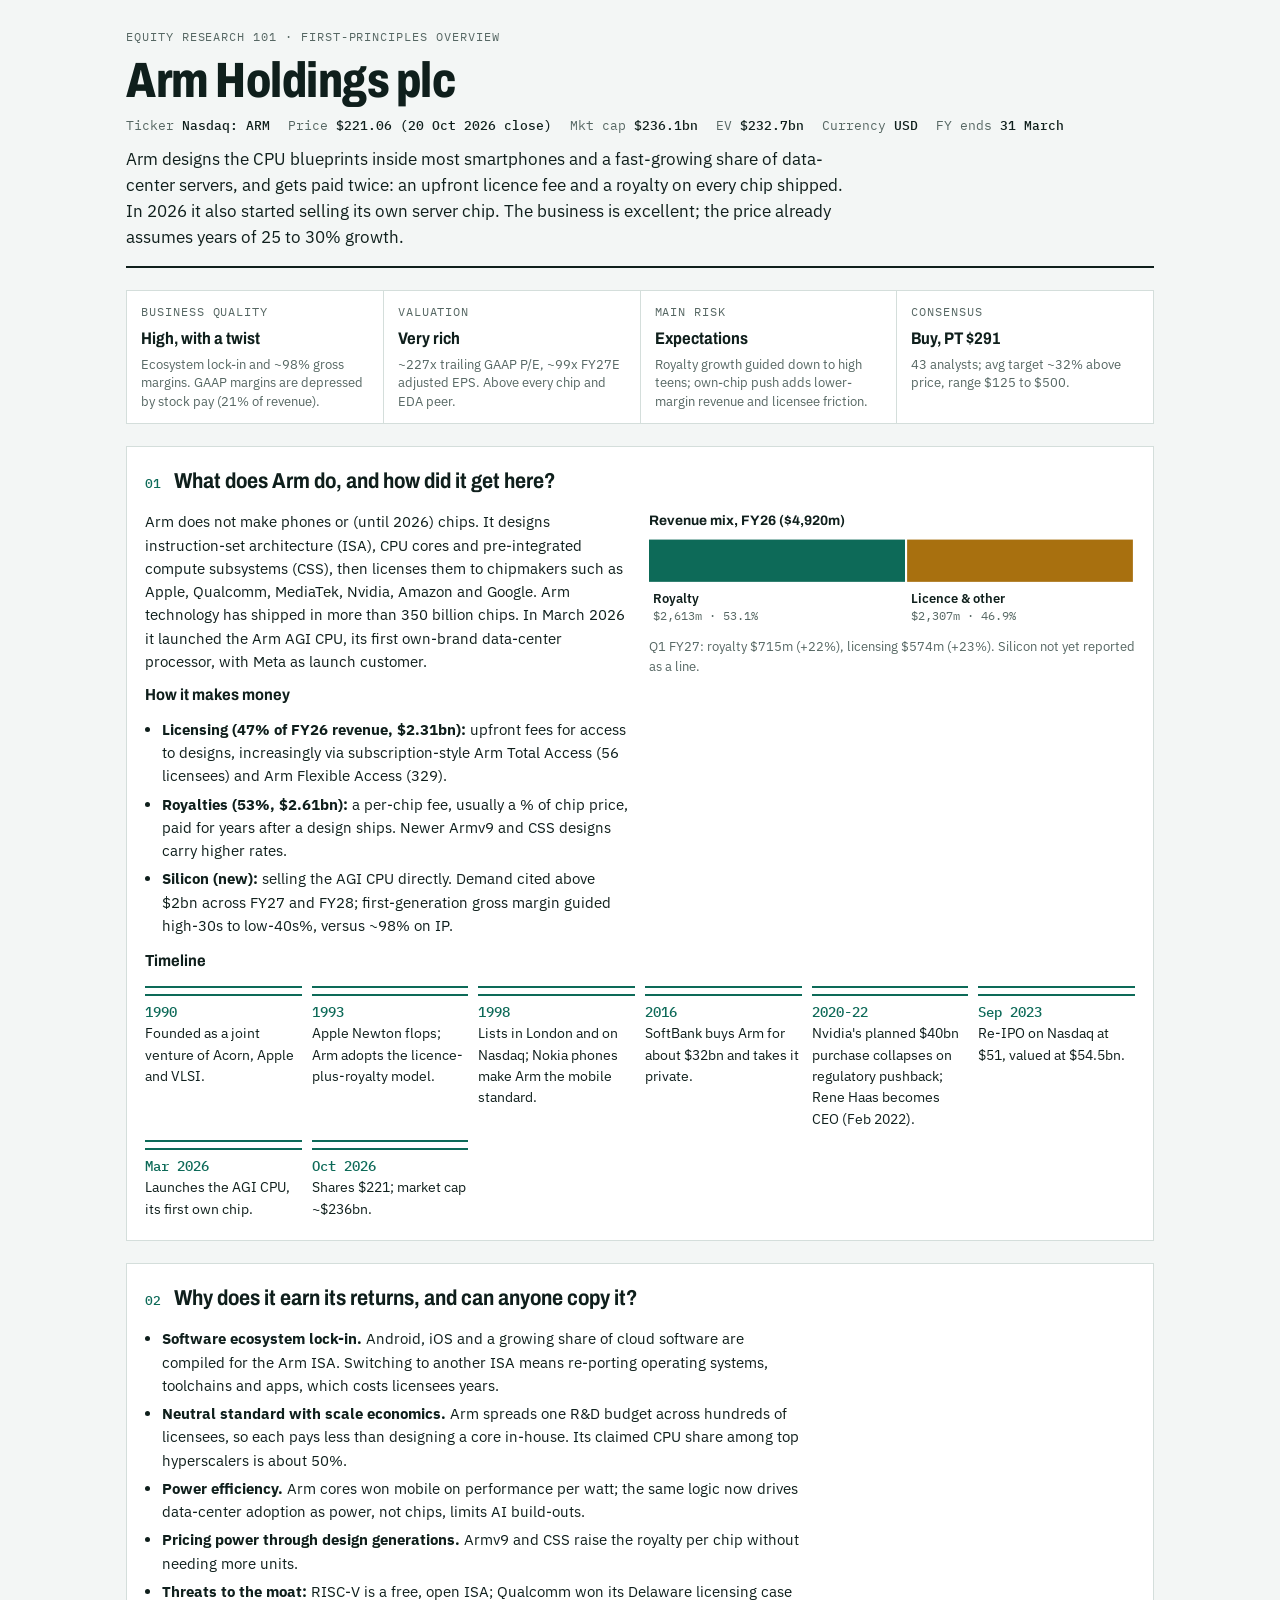
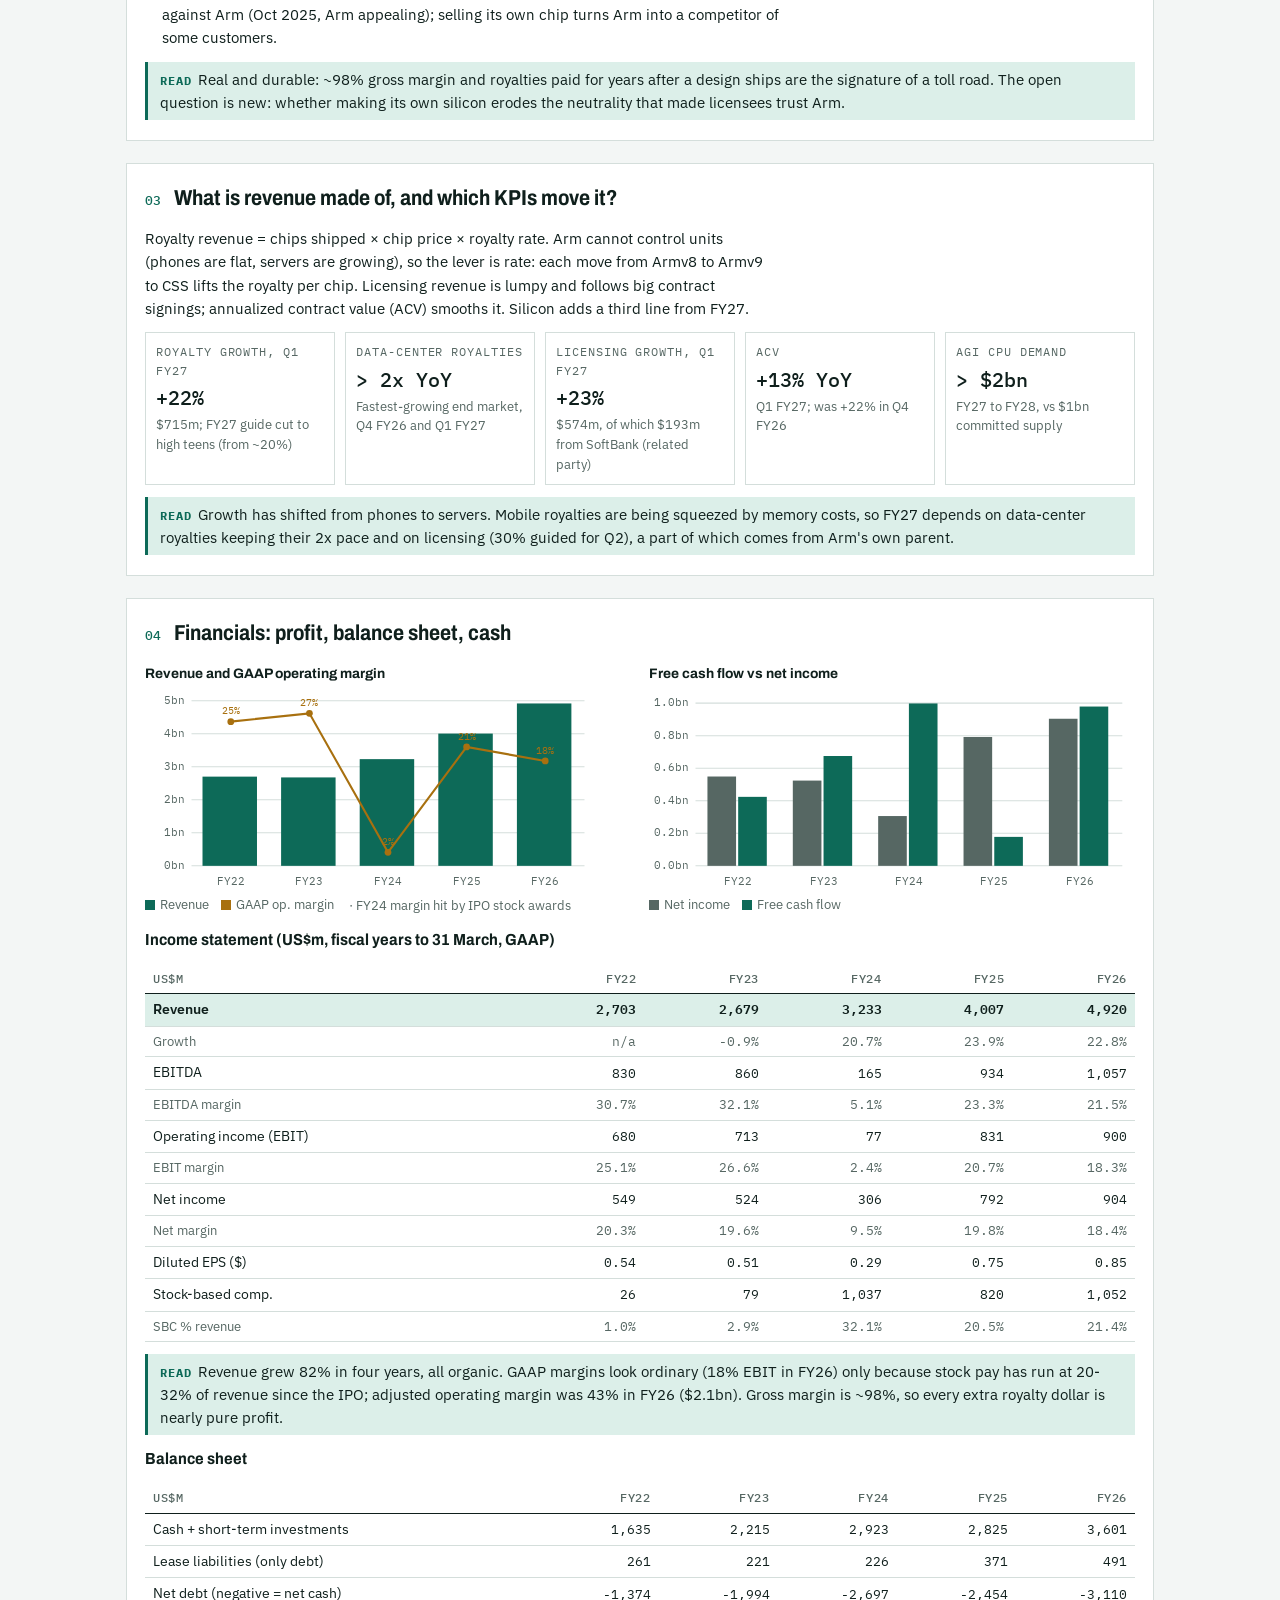
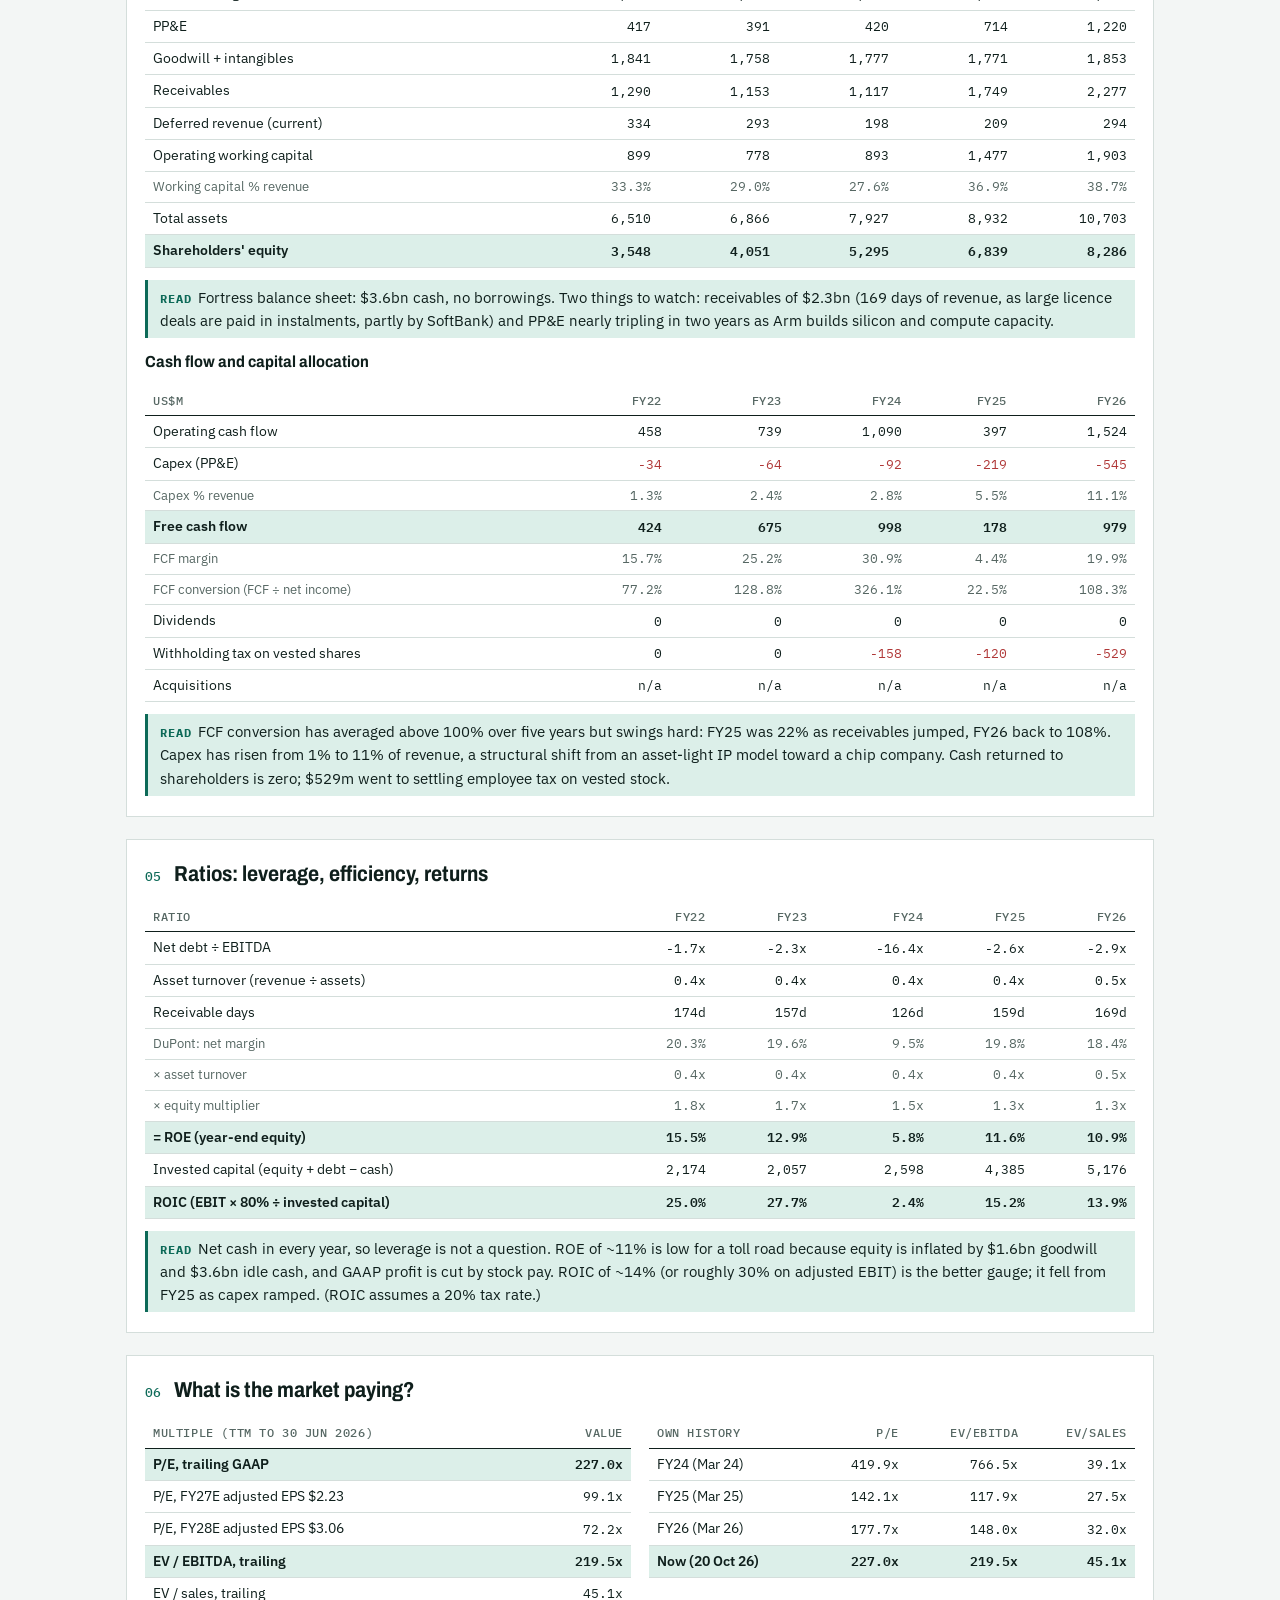
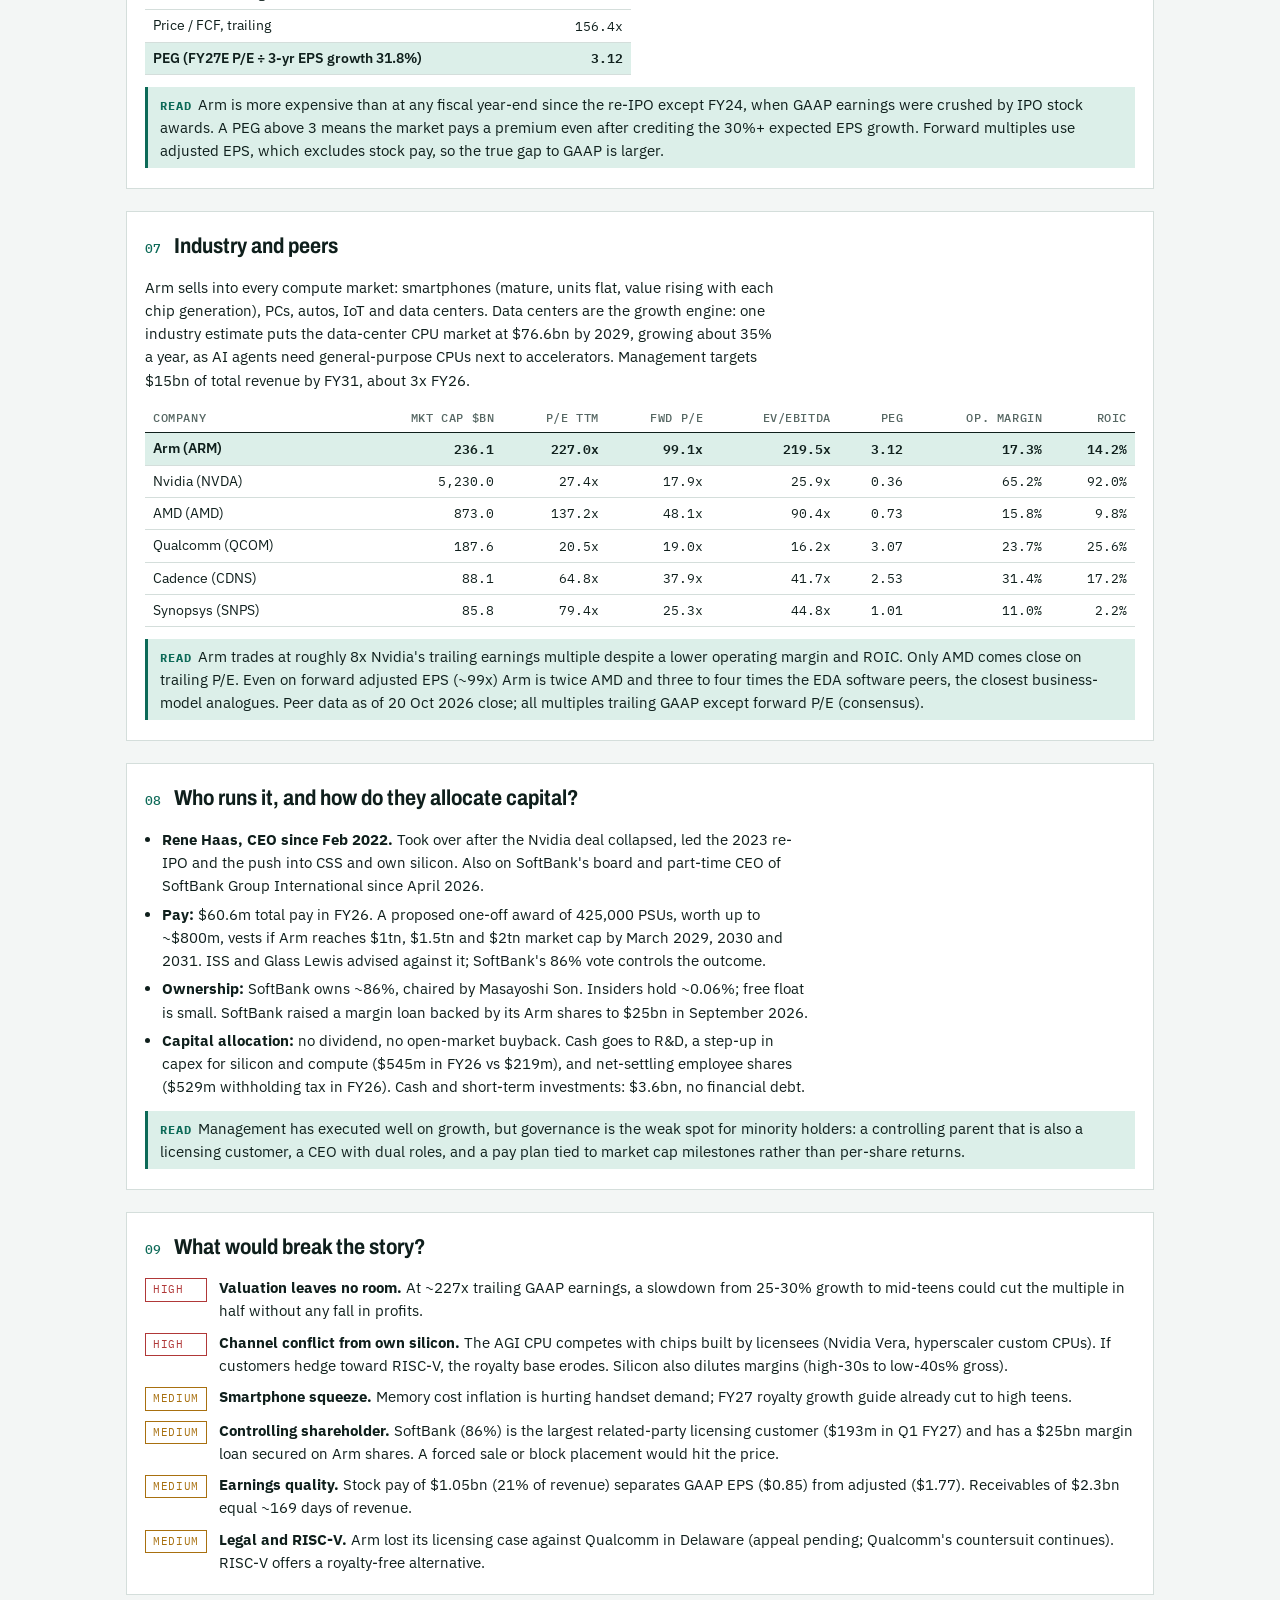
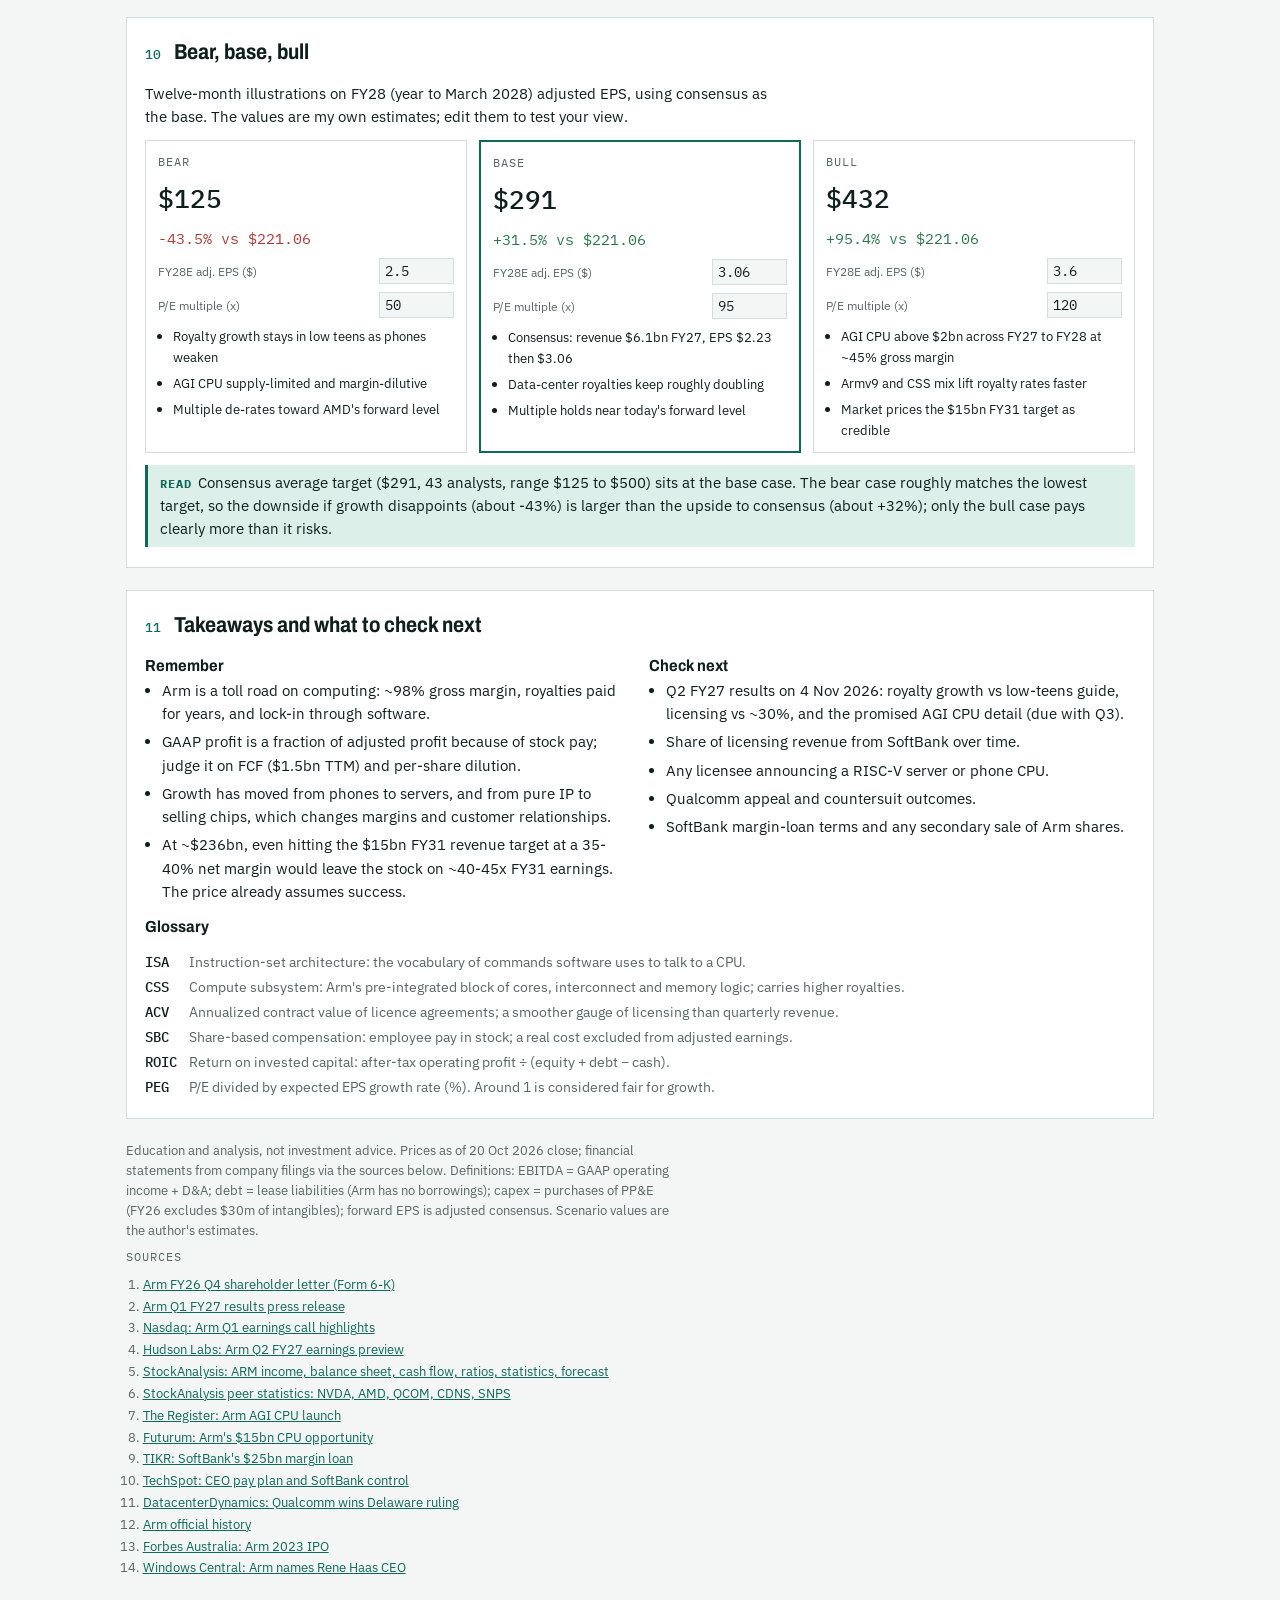
<file: reports/ARM-er101.html>
<!doctype html><html><head><meta charset=utf8><meta name=viewport content="width=device-width,initial-scale=1,viewport-fit=cover"><style>:root{color-scheme:light;box-sizing:border-box;padding-top:env(safe-area-inset-top,0px);padding-bottom:env(safe-area-inset-bottom,0px)}html{scroll-padding-top:env(safe-area-inset-top,0px)}body{margin:0;padding:0;font:14px -apple-system,BlinkMacSystemFont,sans-serif;background:#fff;color:#000}img{max-width:100%}[hidden]:not([hidden=until-found i]){display:none!important}</style></head><body>
<title>Arm Holdings ER101</title>
<meta name="claude:viewport-fit-sides" content="cover">
<link rel="preconnect" href="https://fonts.googleapis.com">
<link rel="stylesheet" href="https://fonts.googleapis.com/css2?family=Archivo:wdth,wght@75..100,500..800&family=IBM+Plex+Sans:wght@400;500;600&family=IBM+Plex+Mono:wght@400;500&display=swap">
<style>
/* Layout: one long research sheet, a fact rail on top, eleven numbered questions answered in order, data set in mono like a die-shot spec sheet */
:root{
  --bg:#f3f6f5; --surface:#ffffff; --ink:#0f1f1c; --muted:#566763; --line:#d4dedb;
  --accent:#0d6a58; --accent-soft:#dcefe9; --gold:#a8700f; --bad:#b03838; --good:#2b7748;
  --f-display:"Archivo","Arial Narrow",system-ui,sans-serif;
  --f-body:"IBM Plex Sans",system-ui,-apple-system,"Segoe UI",sans-serif;
  --f-mono:"IBM Plex Mono",ui-monospace,"SFMono-Regular",Menlo,monospace;
}
@media (prefers-color-scheme:dark){:root:not([data-theme="light"]){
  --bg:#0c1413; --surface:#13201e; --ink:#e2ecea; --muted:#95a8a4; --line:#27403b;
  --accent:#4cc2a4; --accent-soft:#183a33; --gold:#e1a64a; --bad:#e57b7b; --good:#6ec48f; color-scheme:dark}}
:root[data-theme="dark"]{
  --bg:#0c1413; --surface:#13201e; --ink:#e2ecea; --muted:#95a8a4; --line:#27403b;
  --accent:#4cc2a4; --accent-soft:#183a33; --gold:#e1a64a; --bad:#e57b7b; --good:#6ec48f; color-scheme:dark}
*{box-sizing:border-box}
body{background:var(--bg);color:var(--ink);font-family:var(--f-body);font-size:15px;line-height:1.55}
.wrap{max-width:1060px;margin:0 auto;padding-block:28px 56px;padding-left:max(16px,env(safe-area-inset-left,0px));padding-right:max(16px,env(safe-area-inset-right,0px));display:flex;flex-direction:column;gap:22px}
h1,h2,h3{font-family:var(--f-display);text-wrap:balance;margin:0}
h1{font-size:clamp(2rem,5vw,3.1rem);font-weight:800;font-stretch:78%;letter-spacing:-.01em;line-height:1}
h2{font-size:1.35rem;font-weight:700;font-stretch:85%;display:flex;gap:.6em;align-items:baseline}
h2 .q{font-family:var(--f-mono);font-size:.8rem;color:var(--accent);font-weight:500}
h3{font-size:1rem;font-weight:700;font-stretch:90%}
p{margin:0;max-width:70ch}
.eyebrow{font-family:var(--f-mono);font-size:.74rem;letter-spacing:.08em;text-transform:uppercase;color:var(--muted)}
.mono,.num{font-family:var(--f-mono);font-variant-numeric:tabular-nums}
header{display:flex;flex-direction:column;gap:10px;border-bottom:2px solid var(--ink);padding-bottom:16px}
.tick{display:flex;flex-wrap:wrap;gap:6px 18px;font-family:var(--f-mono);font-size:.82rem;color:var(--muted)}
.tick b{color:var(--ink);font-weight:500}
.lede{font-size:1.05rem;max-width:72ch}
.verdict{display:grid;grid-template-columns:repeat(4,minmax(0,1fr));gap:1px;background:var(--line);border:1px solid var(--line)}
.verdict div{background:var(--surface);padding:12px 14px;display:flex;flex-direction:column;gap:4px;min-width:0}
.verdict .v{font-family:var(--f-display);font-weight:700;font-stretch:85%;font-size:1.05rem}
.verdict small{color:var(--muted);font-size:.82rem;line-height:1.4}
section{background:var(--surface);border:1px solid var(--line);padding:18px 18px 20px;display:flex;flex-direction:column;gap:12px}
.read{border-left:3px solid var(--accent);padding:6px 0 6px 12px;background:var(--accent-soft);padding-right:12px;font-size:.93rem;max-width:none}
.read b{font-family:var(--f-mono);font-size:.72rem;letter-spacing:.08em;text-transform:uppercase;color:var(--accent);margin-right:6px}
.cols{display:grid;grid-template-columns:repeat(2,minmax(0,1fr));gap:18px}
.cols>*{min-width:0}
.tbl{overflow-x:auto}
table{border-collapse:collapse;width:100%;font-size:.86rem}
th,td{padding:5px 8px;border-bottom:1px solid var(--line);text-align:right;white-space:nowrap}
th:first-child,td:first-child{text-align:left;white-space:normal}
thead th{font-family:var(--f-mono);font-weight:500;font-size:.74rem;color:var(--muted);text-transform:uppercase;letter-spacing:.05em;border-bottom:1.5px solid var(--ink)}
td.num{font-size:.84rem}
tr.sub td{color:var(--muted);font-size:.8rem}
tr.hl td{background:var(--accent-soft);font-weight:600}
.neg{color:var(--bad)} .pos{color:var(--good)}
ul{margin:0;padding-left:1.1em;display:flex;flex-direction:column;gap:5px}
li{max-width:72ch}
.timeline{display:grid;grid-template-columns:repeat(auto-fit,minmax(150px,1fr));gap:10px}
.timeline div{border-top:2px solid var(--accent);padding-top:6px;font-size:.86rem;min-width:0}
.timeline .y{font-family:var(--f-mono);color:var(--accent);font-weight:500}
.chart svg{width:100%;height:auto;display:block}
.chart .cap{font-size:.8rem;color:var(--muted)}
.kpis{display:grid;grid-template-columns:repeat(auto-fit,minmax(180px,1fr));gap:10px}
.kpi{border:1px solid var(--line);padding:10px;display:flex;flex-direction:column;gap:2px;min-width:0}
.kpi .n{font-family:var(--f-mono);font-size:1.25rem;font-weight:500}
.kpi small{color:var(--muted);font-size:.8rem}
.risk{display:grid;grid-template-columns:auto 1fr;gap:8px 12px;align-items:start}
.sev{font-family:var(--f-mono);font-size:.7rem;padding:2px 7px;border:1px solid currentColor;text-transform:uppercase;letter-spacing:.06em;margin-top:2px}
.sev.h{color:var(--bad)} .sev.m{color:var(--gold)}
.scen{display:grid;grid-template-columns:repeat(3,minmax(0,1fr));gap:12px}
.sc{border:1px solid var(--line);padding:12px;display:flex;flex-direction:column;gap:8px;min-width:0}
.sc.base{border-color:var(--accent);border-width:2px}
.sc .px{font-family:var(--f-mono);font-size:1.6rem;font-weight:500}
.sc label{font-size:.78rem;color:var(--muted);display:flex;justify-content:space-between;gap:8px;align-items:center}
.sc input{width:5.5em;font-family:var(--f-mono);font-size:.85rem;padding:3px 5px;border:1px solid var(--line);background:var(--bg);color:var(--ink)}
.sc input:focus-visible{outline:2px solid var(--accent);outline-offset:1px}
.sc ul{font-size:.84rem}
.foot{font-size:.8rem;color:var(--muted);display:flex;flex-direction:column;gap:8px}
.foot ol{margin:0;padding-left:1.3em;display:flex;flex-direction:column;gap:2px}
.foot a{color:var(--accent);word-break:break-word}
dl.gl{display:grid;grid-template-columns:auto 1fr;gap:4px 12px;margin:0;font-size:.85rem}
dl.gl dt{font-family:var(--f-mono);font-weight:500}
dl.gl dd{margin:0;color:var(--muted)}
@media (max-width:760px){.verdict{grid-template-columns:repeat(2,minmax(0,1fr))}.cols,.scen{grid-template-columns:1fr}}
@media (max-width:420px){.verdict{grid-template-columns:1fr}}
@media print{
  @page{size:A4;margin:12mm}
  body{background:#fff;font-size:11px}
  .wrap{padding:0;gap:12px;max-width:none}
  section{break-inside:avoid;padding:10px 12px}
  .tbl{overflow:visible}
  .sc input{border:none;background:none;padding:0}
}
</style>

<div class="wrap">
<header>
  <span class="eyebrow">Equity research 101 · first-principles overview</span>
  <h1 id="h-name"></h1>
  <div class="tick" id="tick"></div>
  <p class="lede" id="lede"></p>
</header>

<div class="verdict" id="verdict"></div>

<section>
  <h2><span class="q">01</span>What does Arm do, and how did it get here?</h2>
  <div class="cols">
    <div style="display:flex;flex-direction:column;gap:10px">
      <p id="biz"></p>
      <h3>How it makes money</h3>
      <ul id="model"></ul>
    </div>
    <div class="chart" id="ch-mix"></div>
  </div>
  <h3>Timeline</h3>
  <div class="timeline" id="timeline"></div>
</section>

<section>
  <h2><span class="q">02</span>Why does it earn its returns, and can anyone copy it?</h2>
  <ul id="moat"></ul>
  <p class="read" id="r-moat"></p>
</section>

<section>
  <h2><span class="q">03</span>What is revenue made of, and which KPIs move it?</h2>
  <p id="drivers"></p>
  <div class="kpis" id="kpis"></div>
  <p class="read" id="r-drivers"></p>
</section>

<section>
  <h2><span class="q">04</span>Financials: profit, balance sheet, cash</h2>
  <div class="cols">
    <div class="chart" id="ch-rev"></div>
    <div class="chart" id="ch-fcf"></div>
  </div>
  <h3>Income statement (US$m, fiscal years to 31 March, GAAP)</h3>
  <div class="tbl" id="t-pl"></div>
  <p class="read" id="r-pl"></p>
  <h3>Balance sheet</h3>
  <div class="tbl" id="t-bs"></div>
  <p class="read" id="r-bs"></p>
  <h3>Cash flow and capital allocation</h3>
  <div class="tbl" id="t-cf"></div>
  <p class="read" id="r-cf"></p>
</section>

<section>
  <h2><span class="q">05</span>Ratios: leverage, efficiency, returns</h2>
  <div class="tbl" id="t-ratios"></div>
  <p class="read" id="r-ratios"></p>
</section>

<section>
  <h2><span class="q">06</span>What is the market paying?</h2>
  <div class="cols">
    <div class="tbl" id="t-val"></div>
    <div class="tbl" id="t-valhist"></div>
  </div>
  <p class="read" id="r-val"></p>
</section>

<section>
  <h2><span class="q">07</span>Industry and peers</h2>
  <p id="industry"></p>
  <div class="tbl" id="t-peers"></div>
  <p class="read" id="r-peers"></p>
</section>

<section>
  <h2><span class="q">08</span>Who runs it, and how do they allocate capital?</h2>
  <ul id="mgmt"></ul>
  <p class="read" id="r-mgmt"></p>
</section>

<section>
  <h2><span class="q">09</span>What would break the story?</h2>
  <div class="risk" id="risks"></div>
</section>

<section>
  <h2><span class="q">10</span>Bear, base, bull</h2>
  <p id="scen-intro"></p>
  <div class="scen" id="scen"></div>
  <p class="read" id="r-scen"></p>
</section>

<section>
  <h2><span class="q">11</span>Takeaways and what to check next</h2>
  <div class="cols">
    <div><h3>Remember</h3><ul id="take"></ul></div>
    <div><h3>Check next</h3><ul id="next"></ul></div>
  </div>
  <h3>Glossary</h3>
  <dl class="gl" id="gloss"></dl>
</section>

<div class="foot">
  <p id="disc"></p>
  <span class="eyebrow">Sources</span>
  <ol id="sources"></ol>
</div>
</div>

<script>
/* DATA: raw inputs only. Ratios, margins, FCF, multiples are computed below so the page stays internally consistent. US$m unless stated. null = not available. */
const DATA = {
  name:"Arm Holdings plc", ticker:"ARM", exchange:"Nasdaq", currency:"USD", fye:"31 March",
  price:221.06, priceDate:"20 Oct 2026 close", shares:1068.1 /* m, implied by $236.1bn mkt cap */,
  lede:"Arm designs the CPU blueprints inside most smartphones and a fast-growing share of data-center servers, and gets paid twice: an upfront licence fee and a royalty on every chip shipped. In 2026 it also started selling its own server chip. The business is excellent; the price already assumes years of 25 to 30% growth.",
  verdict:[
    ["Business quality","High, with a twist","Ecosystem lock-in and ~98% gross margins. GAAP margins are depressed by stock pay (21% of revenue)."],
    ["Valuation","Very rich","~227x trailing GAAP P/E, ~99x FY27E adjusted EPS. Above every chip and EDA peer."],
    ["Main risk","Expectations","Royalty growth guided down to high teens; own-chip push adds lower-margin revenue and licensee friction."],
    ["Consensus","Buy, PT $291","43 analysts; avg target ~32% above price, range $125 to $500."]
  ],
  biz:"Arm does not make phones or (until 2026) chips. It designs instruction-set architecture (ISA), CPU cores and pre-integrated compute subsystems (CSS), then licenses them to chipmakers such as Apple, Qualcomm, MediaTek, Nvidia, Amazon and Google. Arm technology has shipped in more than 350 billion chips. In March 2026 it launched the Arm AGI CPU, its first own-brand data-center processor, with Meta as launch customer.",
  model:[
    "<b>Licensing (47% of FY26 revenue, $2.31bn):</b> upfront fees for access to designs, increasingly via subscription-style Arm Total Access (56 licensees) and Arm Flexible Access (329).",
    "<b>Royalties (53%, $2.61bn):</b> a per-chip fee, usually a % of chip price, paid for years after a design ships. Newer Armv9 and CSS designs carry higher rates.",
    "<b>Silicon (new):</b> selling the AGI CPU directly. Demand cited above $2bn across FY27 and FY28; first-generation gross margin guided high-30s to low-40s%, versus ~98% on IP."
  ],
  mix:{year:"FY26", parts:[["Royalty",2613],["Licence & other",2307]]},
  timeline:[
    ["1990","Founded as a joint venture of Acorn, Apple and VLSI."],
    ["1993","Apple Newton flops; Arm adopts the licence-plus-royalty model."],
    ["1998","Lists in London and on Nasdaq; Nokia phones make Arm the mobile standard."],
    ["2016","SoftBank buys Arm for about $32bn and takes it private."],
    ["2020-22","Nvidia's planned $40bn purchase collapses on regulatory pushback; Rene Haas becomes CEO (Feb 2022)."],
    ["Sep 2023","Re-IPO on Nasdaq at $51, valued at $54.5bn."],
    ["Mar 2026","Launches the AGI CPU, its first own chip."],
    ["Oct 2026","Shares $221; market cap ~$236bn."]
  ],
  moat:[
    "<b>Software ecosystem lock-in.</b> Android, iOS and a growing share of cloud software are compiled for the Arm ISA. Switching to another ISA means re-porting operating systems, toolchains and apps, which costs licensees years.",
    "<b>Neutral standard with scale economics.</b> Arm spreads one R&D budget across hundreds of licensees, so each pays less than designing a core in-house. Its claimed CPU share among top hyperscalers is about 50%.",
    "<b>Power efficiency.</b> Arm cores won mobile on performance per watt; the same logic now drives data-center adoption as power, not chips, limits AI build-outs.",
    "<b>Pricing power through design generations.</b> Armv9 and CSS raise the royalty per chip without needing more units.",
    "<b>Threats to the moat:</b> RISC-V is a free, open ISA; Qualcomm won its Delaware licensing case against Arm (Oct 2025, Arm appealing); selling its own chip turns Arm into a competitor of some customers."
  ],
  rMoat:"Real and durable: ~98% gross margin and royalties paid for years after a design ships are the signature of a toll road. The open question is new: whether making its own silicon erodes the neutrality that made licensees trust Arm.",
  drivers:"Royalty revenue = chips shipped × chip price × royalty rate. Arm cannot control units (phones are flat, servers are growing), so the lever is rate: each move from Armv8 to Armv9 to CSS lifts the royalty per chip. Licensing revenue is lumpy and follows big contract signings; annualized contract value (ACV) smooths it. Silicon adds a third line from FY27.",
  kpis:[
    ["Royalty growth, Q1 FY27","+22%","$715m; FY27 guide cut to high teens (from ~20%)"],
    ["Data-center royalties","> 2x YoY","Fastest-growing end market, Q4 FY26 and Q1 FY27"],
    ["Licensing growth, Q1 FY27","+23%","$574m, of which $193m from SoftBank (related party)"],
    ["ACV","+13% YoY","Q1 FY27; was +22% in Q4 FY26"],
    ["AGI CPU demand","> $2bn","FY27 to FY28, vs $1bn committed supply"]
  ],
  rDrivers:"Growth has shifted from phones to servers. Mobile royalties are being squeezed by memory costs, so FY27 depends on data-center royalties keeping their 2x pace and on licensing (30% guided for Q2), a part of which comes from Arm's own parent.",
  years:["FY22","FY23","FY24","FY25","FY26"],
  pl:{ revenue:[2703,2679,3233,4007,4920], ebit:[679.8,712.5,76.5,831,900], da:[150.5,147.5,88.3,103.2,156.7], netIncome:[549,524,306,792,904], sbc:[26,79,1037,820,1052], epsDil:[0.54,0.51,0.29,0.75,0.85] },
  bs:{ cash:[1004,1554,1923,2085,2751], sti:[631,661,1000,740,850], receivables:[1290,1153,1117,1749,2277], payables:[57,82,26,63,80], defRevCur:[334,293,198,209,294], defRevNonCur:[792,807,717,702,752], ppe:[417,391,420,714,1220], goodwill:[1636,1620,1625,1620,1623], intangibles:[205,138,152,151,230], totalAssets:[6510,6866,7927,8932,10703], debt:[261,221,226,371,491], equity:[3548,4051,5295,6839,8286] },
  cf:{ ocf:[458,739,1090,397,1524], capex:[34,64,92,219,545], dividends:[0,0,0,0,0], netSettle:[0,0,158,120,529], acquisitions:[null,null,null,null,null] },
  taxForRoic:0.20,
  ttm:{ asOf:"TTM to 30 Jun 2026", revenue:5160, ebitda:1060, netIncome:1040, fcf:1510, debt:485, cash:3890 },
  fwd:{ eps27:2.23, eps28:3.06, eps26:1.77, epsGrowth3y:0.318, basis:"adjusted (non-GAAP) EPS consensus" },
  valHist:[["FY24 (Mar 24)",419.9,766.5,39.1],["FY25 (Mar 25)",142.1,117.9,27.5],["FY26 (Mar 26)",177.7,148.0,32.0],["Now (20 Oct 26)",null,null,null]],
  peers:[
    // name, mkt cap $bn, trailing P/E, fwd P/E, EV/EBITDA, PEG, op margin, ROIC
    ["Arm (ARM)",null,null,null,null,null,17.3,14.2,true],
    ["Nvidia (NVDA)",5230,27.4,17.9,25.9,0.36,65.2,92.0],
    ["AMD (AMD)",873.0,137.2,48.1,90.4,0.73,15.8,9.8],
    ["Qualcomm (QCOM)",187.6,20.5,19.0,16.2,3.07,23.7,25.6],
    ["Cadence (CDNS)",88.1,64.8,37.9,41.7,2.53,31.4,17.2],
    ["Synopsys (SNPS)",85.8,79.4,25.3,44.8,1.01,11.0,2.2]
  ],
  industry:"Arm sells into every compute market: smartphones (mature, units flat, value rising with each chip generation), PCs, autos, IoT and data centers. Data centers are the growth engine: one industry estimate puts the data-center CPU market at $76.6bn by 2029, growing about 35% a year, as AI agents need general-purpose CPUs next to accelerators. Management targets $15bn of total revenue by FY31, about 3x FY26.",
  rPeers:"Arm trades at roughly 8x Nvidia's trailing earnings multiple despite a lower operating margin and ROIC. Only AMD comes close on trailing P/E. Even on forward adjusted EPS (~99x) Arm is twice AMD and three to four times the EDA software peers, the closest business-model analogues.",
  mgmt:[
    "<b>Rene Haas, CEO since Feb 2022.</b> Took over after the Nvidia deal collapsed, led the 2023 re-IPO and the push into CSS and own silicon. Also on SoftBank's board and part-time CEO of SoftBank Group International since April 2026.",
    "<b>Pay:</b> $60.6m total pay in FY26. A proposed one-off award of 425,000 PSUs, worth up to ~$800m, vests if Arm reaches $1tn, $1.5tn and $2tn market cap by March 2029, 2030 and 2031. ISS and Glass Lewis advised against it; SoftBank's 86% vote controls the outcome.",
    "<b>Ownership:</b> SoftBank owns ~86%, chaired by Masayoshi Son. Insiders hold ~0.06%; free float is small. SoftBank raised a margin loan backed by its Arm shares to $25bn in September 2026.",
    "<b>Capital allocation:</b> no dividend, no open-market buyback. Cash goes to R&D, a step-up in capex for silicon and compute ($545m in FY26 vs $219m), and net-settling employee shares ($529m withholding tax in FY26). Cash and short-term investments: $3.6bn, no financial debt."
  ],
  rMgmt:"Management has executed well on growth, but governance is the weak spot for minority holders: a controlling parent that is also a licensing customer, a CEO with dual roles, and a pay plan tied to market cap milestones rather than per-share returns.",
  risks:[
    ["h","Valuation leaves no room","At ~227x trailing GAAP earnings, a slowdown from 25-30% growth to mid-teens could cut the multiple in half without any fall in profits."],
    ["h","Channel conflict from own silicon","The AGI CPU competes with chips built by licensees (Nvidia Vera, hyperscaler custom CPUs). If customers hedge toward RISC-V, the royalty base erodes. Silicon also dilutes margins (high-30s to low-40s% gross)."],
    ["m","Smartphone squeeze","Memory cost inflation is hurting handset demand; FY27 royalty growth guide already cut to high teens."],
    ["m","Controlling shareholder","SoftBank (86%) is the largest related-party licensing customer ($193m in Q1 FY27) and has a $25bn margin loan secured on Arm shares. A forced sale or block placement would hit the price."],
    ["m","Earnings quality","Stock pay of $1.05bn (21% of revenue) separates GAAP EPS ($0.85) from adjusted ($1.77). Receivables of $2.3bn equal ~169 days of revenue."],
    ["m","Legal and RISC-V","Arm lost its licensing case against Qualcomm in Delaware (appeal pending; Qualcomm's countersuit continues). RISC-V offers a royalty-free alternative."]
  ],
  scenIntro:"Twelve-month illustrations on FY28 (year to March 2028) adjusted EPS, using consensus as the base. The values are my own estimates; edit them to test your view.",
  scen:[
    {k:"Bear",eps:2.50,pe:50,pts:["Royalty growth stays in low teens as phones weaken","AGI CPU supply-limited and margin-dilutive","Multiple de-rates toward AMD's forward level"]},
    {k:"Base",eps:3.06,pe:95,pts:["Consensus: revenue $6.1bn FY27, EPS $2.23 then $3.06","Data-center royalties keep roughly doubling","Multiple holds near today's forward level"]},
    {k:"Bull",eps:3.60,pe:120,pts:["AGI CPU above $2bn across FY27 to FY28 at ~45% gross margin","Armv9 and CSS mix lift royalty rates faster","Market prices the $15bn FY31 target as credible"]}
  ],
  rScen:"Consensus average target ($291, 43 analysts, range $125 to $500) sits at the base case. The bear case roughly matches the lowest target, so the downside if growth disappoints (about -43%) is larger than the upside to consensus (about +32%); only the bull case pays clearly more than it risks.",
  take:[
    "Arm is a toll road on computing: ~98% gross margin, royalties paid for years, and lock-in through software.",
    "GAAP profit is a fraction of adjusted profit because of stock pay; judge it on FCF ($1.5bn TTM) and per-share dilution.",
    "Growth has moved from phones to servers, and from pure IP to selling chips, which changes margins and customer relationships.",
    "At ~$236bn, even hitting the $15bn FY31 revenue target at a 35-40% net margin would leave the stock on ~40-45x FY31 earnings. The price already assumes success."
  ],
  next:[
    "Q2 FY27 results on 4 Nov 2026: royalty growth vs low-teens guide, licensing vs ~30%, and the promised AGI CPU detail (due with Q3).",
    "Share of licensing revenue from SoftBank over time.",
    "Any licensee announcing a RISC-V server or phone CPU.",
    "Qualcomm appeal and countersuit outcomes.",
    "SoftBank margin-loan terms and any secondary sale of Arm shares."
  ],
  gloss:[
    ["ISA","Instruction-set architecture: the vocabulary of commands software uses to talk to a CPU."],
    ["CSS","Compute subsystem: Arm's pre-integrated block of cores, interconnect and memory logic; carries higher royalties."],
    ["ACV","Annualized contract value of licence agreements; a smoother gauge of licensing than quarterly revenue."],
    ["SBC","Share-based compensation: employee pay in stock; a real cost excluded from adjusted earnings."],
    ["ROIC","Return on invested capital: after-tax operating profit ÷ (equity + debt − cash)."],
    ["PEG","P/E divided by expected EPS growth rate (%). Around 1 is considered fair for growth."]
  ],
  disc:"Education and analysis, not investment advice. Prices as of 20 Oct 2026 close; financial statements from company filings via the sources below. Definitions: EBITDA = GAAP operating income + D&A; debt = lease liabilities (Arm has no borrowings); capex = purchases of PP&E (FY26 excludes $30m of intangibles); forward EPS is adjusted consensus. Scenario values are the author's estimates.",
  sources:[
    ["Arm FY26 Q4 shareholder letter (Form 6-K)","https://www.sec.gov/Archives/edgar/data/0001973239/000197323926000062/exhibit992fye26q431-marx26.htm"],
    ["Arm Q1 FY27 results press release","https://newsroom.arm.com/news/arm-holdings-plc-reports-results-for-the-first-quarter-of-the-fiscal-year-ending-2027"],
    ["Nasdaq: Arm Q1 earnings call highlights","https://www.nasdaq.com/articles/arm-q1-earnings-call-highlights"],
    ["Hudson Labs: Arm Q2 FY27 earnings preview","https://www.hudson-labs.com/research/arm-q2-2027-earnings-preview-arm-revenue-and-outlook"],
    ["StockAnalysis: ARM income, balance sheet, cash flow, ratios, statistics, forecast","https://stockanalysis.com/stocks/arm/"],
    ["StockAnalysis peer statistics: NVDA, AMD, QCOM, CDNS, SNPS","https://stockanalysis.com/stocks/qcom/statistics/"],
    ["The Register: Arm AGI CPU launch","https://www.theregister.com/2026/03/24/arm_agi_cpu/"],
    ["Futurum: Arm's $15bn CPU opportunity","https://futurumgroup.com/insights/arms-15-billion-cpu-opportunity-hinges-on-agentic-data-center-design/"],
    ["TIKR: SoftBank's $25bn margin loan","https://www.tikr.com/blog/arm-holdings-stock-fell-8-in-a-day-heres-what-softbanks-25-billion-loan-means-for-the-stock"],
    ["TechSpot: CEO pay plan and SoftBank control","https://techspot.com/news/113705-arm-faces-potential-shareholder-revolt-over-ceo-excessive.html"],
    ["DatacenterDynamics: Qualcomm wins Delaware ruling","https://www.datacenterdynamics.com/en/news/delaware-judge-rules-in-favor-of-qualcomm-and-nuvia-in-licensing-dispute-with-arm/"],
    ["Arm official history","https://newsroom.arm.com/blog/arm-official-history"],
    ["Forbes Australia: Arm 2023 IPO","https://www.forbes.com.au/news/investing/arm-holding-the-biggest-ipo-of-2023/"],
    ["Windows Central: Arm names Rene Haas CEO","https://windowscentral.com/arm-announces-new-ceo-after-acquisition-nvidia-falls-through"]
  ]
};

/* ---------- compute ---------- */
const D=DATA, Y=D.years, n=Y.length, P=D.pl, B=D.bs, C=D.cf;
const map=(f)=>Y.map((_,i)=>f(i));
const M={
  growth:map(i=>i?P.revenue[i]/P.revenue[i-1]-1:null),
  ebitda:map(i=>P.ebit[i]+P.da[i]),
  ebitdaM:map(i=>(P.ebit[i]+P.da[i])/P.revenue[i]),
  ebitM:map(i=>P.ebit[i]/P.revenue[i]),
  netM:map(i=>P.netIncome[i]/P.revenue[i]),
  sbcPct:map(i=>P.sbc[i]/P.revenue[i]),
  fcf:map(i=>C.ocf[i]-C.capex[i]),
  liquid:map(i=>B.cash[i]+B.sti[i]),
  netDebt:map(i=>B.debt[i]-B.cash[i]-B.sti[i]),
  wc:map(i=>B.receivables[i]-B.payables[i]-B.defRevCur[i]),
};
M.fcfM=map(i=>M.fcf[i]/P.revenue[i]);
M.fcfConv=map(i=>M.fcf[i]/P.netIncome[i]);
M.wcPct=map(i=>M.wc[i]/P.revenue[i]);
M.dso=map(i=>B.receivables[i]/P.revenue[i]*365);
M.ndE=map(i=>M.netDebt[i]/M.ebitda[i]);
M.assetTurn=map(i=>P.revenue[i]/B.totalAssets[i]);
M.eqMult=map(i=>B.totalAssets[i]/B.equity[i]);
M.roe=map(i=>M.netM[i]*M.assetTurn[i]*M.eqMult[i]);
M.ic=map(i=>B.equity[i]+B.debt[i]-B.cash[i]-B.sti[i]);
M.roic=map(i=>P.ebit[i]*(1-D.taxForRoic)/M.ic[i]);
M.capexPct=map(i=>C.capex[i]/P.revenue[i]);
const T=D.ttm, mcap=D.price*D.shares, ev=mcap+T.debt-T.cash;
const V={mcap,ev,pe:mcap/T.netIncome,evE:ev/T.ebitda,evS:ev/T.revenue,pfcf:mcap/T.fcf,fpe27:D.price/D.fwd.eps27,fpe28:D.price/D.fwd.eps28};
V.peg=V.fpe27/(D.fwd.epsGrowth3y*100);
D.valHist[3]=["Now (20 Oct 26)",V.pe,V.evE,V.evS];
D.peers[0]=["Arm (ARM)",mcap/1000,V.pe,V.fpe27,V.evE,V.peg,D.peers[0][6],D.peers[0][7],true];

/* ---------- format ---------- */
const f0=v=>v==null||!isFinite(v)?"n/a":Math.round(v).toLocaleString("en-US");
const f1=v=>v==null||!isFinite(v)?"n/a":v.toLocaleString("en-US",{minimumFractionDigits:1,maximumFractionDigits:1});
const f2=v=>v==null||!isFinite(v)?"n/a":v.toFixed(2);
const pc=v=>v==null||!isFinite(v)?"n/a":(v*100).toFixed(1)+"%";
const xx=v=>v==null||!isFinite(v)?"n/a":v.toFixed(1)+"x";
const days=v=>v==null||!isFinite(v)?"n/a":Math.round(v)+"d";
const cls=v=>v!=null&&v<0?' class="num neg"':' class="num"';
const $=id=>document.getElementById(id);

function table(head,rows){
  let h="<table><thead><tr>"+head.map(x=>"<th>"+x+"</th>").join("")+"</tr></thead><tbody>";
  rows.forEach(r=>{ const c=r.cls?' class="'+r.cls+'"':""; h+="<tr"+c+"><td>"+r.l+"</td>"+r.v.map((v,i)=>{const fm=(r.f||f0)(v);return "<td"+(typeof v==="number"&&v<0&&r.neg!==false?' class="num neg"':' class="num"')+">"+fm+"</td>"}).join("")+"</tr>"; });
  return h+"</tbody></table>";
}

/* ---------- charts (hand-drawn SVG, one scale per chart) ---------- */
function bars(id,title,cap,series,opts={}){
  const W=460,H=220,L=44,R=opts.line?44:12,Tp=26,Bt=28,iw=W-L-R,ih=H-Tp-Bt;
  const all=series.flatMap(s=>s.v).filter(v=>v!=null);
  const max=Math.max(...all)*1.08, min=Math.min(0,...all)*1.08, rng=max-min;
  const step=niceStep(rng/4), ticks=[]; for(let t=Math.ceil(min/step)*step;t<=max;t+=step)ticks.push(t);
  const y=v=>Tp+ih-(v-min)/rng*ih, gw=iw/n, bw=gw*0.72/series.length;
  let s=`<svg viewBox="0 0 ${W} ${H}" role="img" aria-label="${title}">`;
  s+=`<text x="0" y="14" fill="var(--ink)" font-family="Archivo,sans-serif" font-weight="700" font-size="13">${title}</text>`;
  ticks.forEach(t=>{s+=`<line x1="${L}" x2="${W-R}" y1="${y(t)}" y2="${y(t)}" stroke="var(--line)" stroke-width="1"/><text x="${L-6}" y="${y(t)+3}" text-anchor="end" fill="var(--muted)" font-size="10" font-family="IBM Plex Mono,monospace">${(t/1000).toFixed(step<1000?1:0)}bn</text>`});
  series.forEach((se,k)=>se.v.forEach((v,i)=>{ if(v==null)return; const x=L+i*gw+gw*0.14+k*bw, y0=y(Math.max(0,v)), h=Math.abs(y(v)-y(0));
    s+=`<rect x="${x}" y="${y0}" width="${bw-2}" height="${h}" fill="${se.c}"><title>${se.n} ${Y[i]}: $${f0(v)}m</title></rect>`;}));
  Y.forEach((yr,i)=>s+=`<text x="${L+i*gw+gw/2}" y="${H-10}" text-anchor="middle" fill="var(--muted)" font-size="10.5" font-family="IBM Plex Mono,monospace">${yr}</text>`);
  if(opts.line){ const lv=opts.line.v, lmax=Math.max(...lv)*1.15, ly=v=>Tp+ih-v/lmax*ih;
    const pts=lv.map((v,i)=>[L+i*gw+gw/2,ly(v)]);
    s+=`<polyline points="${pts.map(p=>p.join(",")).join(" ")}" fill="none" stroke="var(--gold)" stroke-width="2"/>`;
    pts.forEach((p,i)=>s+=`<circle cx="${p[0]}" cy="${p[1]}" r="3.2" fill="var(--gold)"><title>${opts.line.n} ${Y[i]}: ${pc(lv[i])}</title></circle><text x="${p[0]}" y="${p[1]-7}" text-anchor="middle" fill="var(--gold)" font-size="9.5" font-family="IBM Plex Mono,monospace">${Math.round(lv[i]*100)}%</text>`);
  }
  let lx=L; const leg=[...series.map(se=>[se.n,se.c]),...(opts.line?[[opts.line.n,"var(--gold)"]]:[])];
  s+=`<g font-size="10" font-family="IBM Plex Sans,sans-serif">`; leg.forEach(([nm,c])=>{s+=`<rect x="${W-R-0}" y="0" width="0" height="0" fill="none"/>`;});
  s+="</g></svg>";
  const legend='<div class="cap">'+leg.map(([nm,c])=>`<span style="display:inline-flex;align-items:center;gap:5px;margin-right:12px"><span style="width:10px;height:10px;background:${c};display:inline-block"></span>${nm}</span>`).join("")+(cap?" · "+cap:"")+"</div>";
  $(id).innerHTML=s+legend;
}
function niceStep(x){const p=Math.pow(10,Math.floor(Math.log10(x))),m=x/p;return (m<1.5?1:m<3?2:m<7?5:10)*p;}

function mixChart(){
  const parts=D.mix.parts, tot=parts.reduce((a,b)=>a+b[1],0), W=460,H=120; let x=0;
  const cols=["var(--accent)","var(--gold)"];
  let s=`<svg viewBox="0 0 ${W} ${H}" role="img" aria-label="Revenue mix"><text x="0" y="14" fill="var(--ink)" font-family="Archivo,sans-serif" font-weight="700" font-size="13">Revenue mix, ${D.mix.year} ($${f0(tot)}m)</text>`;
  parts.forEach((p,i)=>{const w=p[1]/tot*W; s+=`<rect x="${x}" y="28" width="${w-2}" height="40" fill="${cols[i]}"><title>${p[0]}: $${f0(p[1])}m</title></rect><text x="${x+4}" y="88" fill="var(--ink)" font-size="12" font-family="IBM Plex Sans,sans-serif" font-weight="600">${p[0]}</text><text x="${x+4}" y="104" fill="var(--muted)" font-size="11" font-family="IBM Plex Mono,monospace">$${f0(p[1])}m · ${pc(p[1]/tot)}</text>`; x+=w;});
  s+="</svg>";
  $("ch-mix").innerHTML=s+'<div class="cap">Q1 FY27: royalty $715m (+22%), licensing $574m (+23%). Silicon not yet reported as a line.</div>';
}

/* ---------- render ---------- */
$("h-name").textContent=D.name;
$("tick").innerHTML=[["Ticker",D.exchange+": "+D.ticker],["Price","$"+f2(D.price)+" ("+D.priceDate+")"],["Mkt cap","$"+f1(mcap/1000)+"bn"],["EV","$"+f1(ev/1000)+"bn"],["Currency",D.currency],["FY ends",D.fye]].map(([k,v])=>`<span>${k} <b>${v}</b></span>`).join("");
$("lede").textContent=D.lede;
$("verdict").innerHTML=D.verdict.map(([k,v,s])=>`<div><span class="eyebrow">${k}</span><span class="v">${v}</span><small>${s}</small></div>`).join("");
$("biz").textContent=D.biz;
$("model").innerHTML=D.model.map(x=>"<li>"+x+"</li>").join("");
$("timeline").innerHTML=D.timeline.map(([y,t])=>`<div><div class="y">${y}</div>${t}</div>`).join("");
mixChart();
$("moat").innerHTML=D.moat.map(x=>"<li>"+x+"</li>").join("");
$("r-moat").innerHTML="<b>Read</b>"+D.rMoat;
$("drivers").textContent=D.drivers;
$("kpis").innerHTML=D.kpis.map(([k,v,s])=>`<div class="kpi"><span class="eyebrow">${k}</span><span class="n">${v}</span><small>${s}</small></div>`).join("");
$("r-drivers").innerHTML="<b>Read</b>"+D.rDrivers;

bars("ch-rev","Revenue and GAAP operating margin","FY24 margin hit by IPO stock awards",[{n:"Revenue",c:"var(--accent)",v:P.revenue}],{line:{n:"GAAP op. margin",v:M.ebitM}});
bars("ch-fcf","Free cash flow vs net income","",[{n:"Net income",c:"var(--muted)",v:P.netIncome},{n:"Free cash flow",c:"var(--accent)",v:M.fcf}]);

const yh=["US$m",...Y];
$("t-pl").innerHTML=table(yh,[
  {l:"Revenue",v:P.revenue,cls:"hl"},{l:"Growth",v:M.growth,f:pc,cls:"sub"},
  {l:"EBITDA",v:M.ebitda},{l:"EBITDA margin",v:M.ebitdaM,f:pc,cls:"sub"},
  {l:"Operating income (EBIT)",v:P.ebit},{l:"EBIT margin",v:M.ebitM,f:pc,cls:"sub"},
  {l:"Net income",v:P.netIncome},{l:"Net margin",v:M.netM,f:pc,cls:"sub"},
  {l:"Diluted EPS ($)",v:P.epsDil,f:f2},
  {l:"Stock-based comp.",v:P.sbc},{l:"SBC % revenue",v:M.sbcPct,f:pc,cls:"sub"}]);
$("r-pl").innerHTML="<b>Read</b>Revenue grew 82% in four years, all organic. GAAP margins look ordinary (18% EBIT in FY26) only because stock pay has run at 20-32% of revenue since the IPO; adjusted operating margin was 43% in FY26 ($2.1bn). Gross margin is ~98%, so every extra royalty dollar is nearly pure profit.";
$("t-bs").innerHTML=table(yh,[
  {l:"Cash + short-term investments",v:M.liquid},{l:"Lease liabilities (only debt)",v:B.debt},{l:"Net debt (negative = net cash)",v:M.netDebt,neg:false},
  {l:"PP&E",v:B.ppe},{l:"Goodwill + intangibles",v:map(i=>B.goodwill[i]+B.intangibles[i])},
  {l:"Receivables",v:B.receivables},{l:"Deferred revenue (current)",v:B.defRevCur},
  {l:"Operating working capital",v:M.wc},{l:"Working capital % revenue",v:M.wcPct,f:pc,cls:"sub"},
  {l:"Total assets",v:B.totalAssets},{l:"Shareholders' equity",v:B.equity,cls:"hl"}]);
$("r-bs").innerHTML="<b>Read</b>Fortress balance sheet: $3.6bn cash, no borrowings. Two things to watch: receivables of $2.3bn (169 days of revenue, as large licence deals are paid in instalments, partly by SoftBank) and PP&E nearly tripling in two years as Arm builds silicon and compute capacity.";
$("t-cf").innerHTML=table(yh,[
  {l:"Operating cash flow",v:C.ocf},{l:"Capex (PP&E)",v:C.capex.map(v=>-v)},{l:"Capex % revenue",v:M.capexPct,f:pc,cls:"sub"},
  {l:"Free cash flow",v:M.fcf,cls:"hl"},{l:"FCF margin",v:M.fcfM,f:pc,cls:"sub"},{l:"FCF conversion (FCF ÷ net income)",v:M.fcfConv,f:pc,cls:"sub"},
  {l:"Dividends",v:C.dividends},{l:"Withholding tax on vested shares",v:C.netSettle.map(v=>v?-v:0)},{l:"Acquisitions",v:C.acquisitions}]);
$("r-cf").innerHTML="<b>Read</b>FCF conversion has averaged above 100% over five years but swings hard: FY25 was 22% as receivables jumped, FY26 back to 108%. Capex has risen from 1% to 11% of revenue, a structural shift from an asset-light IP model toward a chip company. Cash returned to shareholders is zero; $529m went to settling employee tax on vested stock.";

$("t-ratios").innerHTML=table(["Ratio",...Y],[
  {l:"Net debt ÷ EBITDA",v:M.ndE,f:xx,neg:false},{l:"Asset turnover (revenue ÷ assets)",v:M.assetTurn,f:xx},
  {l:"Receivable days",v:M.dso,f:days},
  {l:"DuPont: net margin",v:M.netM,f:pc,cls:"sub"},{l:"× asset turnover",v:M.assetTurn,f:xx,cls:"sub"},{l:"× equity multiplier",v:M.eqMult,f:xx,cls:"sub"},
  {l:"= ROE (year-end equity)",v:M.roe,f:pc,cls:"hl"},
  {l:"Invested capital (equity + debt − cash)",v:M.ic},{l:"ROIC (EBIT × 80% ÷ invested capital)",v:M.roic,f:pc,cls:"hl"}]);
$("r-ratios").innerHTML="<b>Read</b>Net cash in every year, so leverage is not a question. ROE of ~11% is low for a toll road because equity is inflated by $1.6bn goodwill and $3.6bn idle cash, and GAAP profit is cut by stock pay. ROIC of ~14% (or roughly 30% on adjusted EBIT) is the better gauge; it fell from FY25 as capex ramped. (ROIC assumes a 20% tax rate.)";

$("t-val").innerHTML=table(["Multiple ("+T.asOf+")","Value"],[
  {l:"P/E, trailing GAAP",v:[V.pe],f:xx,cls:"hl"},{l:"P/E, FY27E adjusted EPS $"+f2(D.fwd.eps27),v:[V.fpe27],f:xx},{l:"P/E, FY28E adjusted EPS $"+f2(D.fwd.eps28),v:[V.fpe28],f:xx},
  {l:"EV / EBITDA, trailing",v:[V.evE],f:xx,cls:"hl"},{l:"EV / sales, trailing",v:[V.evS],f:xx},{l:"Price / FCF, trailing",v:[V.pfcf],f:xx},
  {l:"PEG (FY27E P/E ÷ 3-yr EPS growth "+pc(D.fwd.epsGrowth3y)+")",v:[V.peg],f:f2,cls:"hl"}]);
$("t-valhist").innerHTML=table(["Own history","P/E","EV/EBITDA","EV/Sales"],D.valHist.map(r=>({l:r[0],v:r.slice(1),f:xx,cls:r[0].startsWith("Now")?"hl":""})));
$("r-val").innerHTML="<b>Read</b>Arm is more expensive than at any fiscal year-end since the re-IPO except FY24, when GAAP earnings were crushed by IPO stock awards. A PEG above 3 means the market pays a premium even after crediting the 30%+ expected EPS growth. Forward multiples use adjusted EPS, which excludes stock pay, so the true gap to GAAP is larger.";

$("industry").textContent=D.industry;
$("t-peers").innerHTML=table(["Company","Mkt cap $bn","P/E TTM","Fwd P/E","EV/EBITDA","PEG","Op. margin","ROIC"],
  D.peers.map(p=>({l:p[0],v:[p[1],p[2],p[3],p[4],p[5],p[6]/100,p[7]/100],cls:p[8]?"hl":"",f:null})).map(r=>{r.f=undefined;return r;}));
// custom formats per column for peers
(function(){const rows=$("t-peers").querySelectorAll("tbody tr");D.peers.forEach((p,i)=>{const c=rows[i].children;const vals=[f1(p[1]),xx(p[2]),xx(p[3]),xx(p[4]),f2(p[5]),f1(p[6])+"%",f1(p[7])+"%"];vals.forEach((v,j)=>c[j+1].textContent=v);});})();
$("r-peers").innerHTML="<b>Read</b>"+D.rPeers+" Peer data as of 20 Oct 2026 close; all multiples trailing GAAP except forward P/E (consensus).";

$("mgmt").innerHTML=D.mgmt.map(x=>"<li>"+x+"</li>").join("");
$("r-mgmt").innerHTML="<b>Read</b>"+D.rMgmt;
$("risks").innerHTML=D.risks.map(([s,h,t])=>`<span class="sev ${s}">${s==="h"?"High":"Medium"}</span><div><b>${h}.</b> ${t}</div>`).join("");

$("scen-intro").textContent=D.scenIntro;
function renderScen(){
  $("scen").innerHTML=D.scen.map((s,i)=>{const px=s.eps*s.pe, up=px/D.price-1;
    return `<div class="sc ${s.k==="Base"?"base":""}"><span class="eyebrow">${s.k}</span><span class="px">$${f0(px)}</span><span class="num ${up<0?"neg":"pos"}">${up>=0?"+":""}${pc(up)} vs $${f2(D.price)}</span>
    <label for="eps${i}">FY28E adj. EPS ($)<input id="eps${i}" type="number" step="0.05" value="${s.eps}" data-i="${i}" data-k="eps"></label>
    <label for="pe${i}">P/E multiple (x)<input id="pe${i}" type="number" step="1" value="${s.pe}" data-i="${i}" data-k="pe"></label>
    <ul>${s.pts.map(p=>"<li>"+p+"</li>").join("")}</ul></div>`}).join("");
  $("scen").querySelectorAll("input").forEach(inp=>inp.addEventListener("change",e=>{const v=parseFloat(e.target.value);if(isFinite(v)&&v>0){D.scen[+e.target.dataset.i][e.target.dataset.k]=v;const id=e.target.id;renderScen();const el=$(id);if(el)el.focus();}}));
}
renderScen();
$("r-scen").innerHTML="<b>Read</b>"+D.rScen;
$("take").innerHTML=D.take.map(x=>"<li>"+x+"</li>").join("");
$("next").innerHTML=D.next.map(x=>"<li>"+x+"</li>").join("");
$("gloss").innerHTML=D.gloss.map(([k,v])=>`<dt>${k}</dt><dd>${v}</dd>`).join("");
$("disc").textContent=D.disc;
$("sources").innerHTML=D.sources.map(([t,u])=>`<li><a href="${u}" target="_blank" rel="noopener">${t}</a></li>`).join("");
</script>

</body></html>
</file>
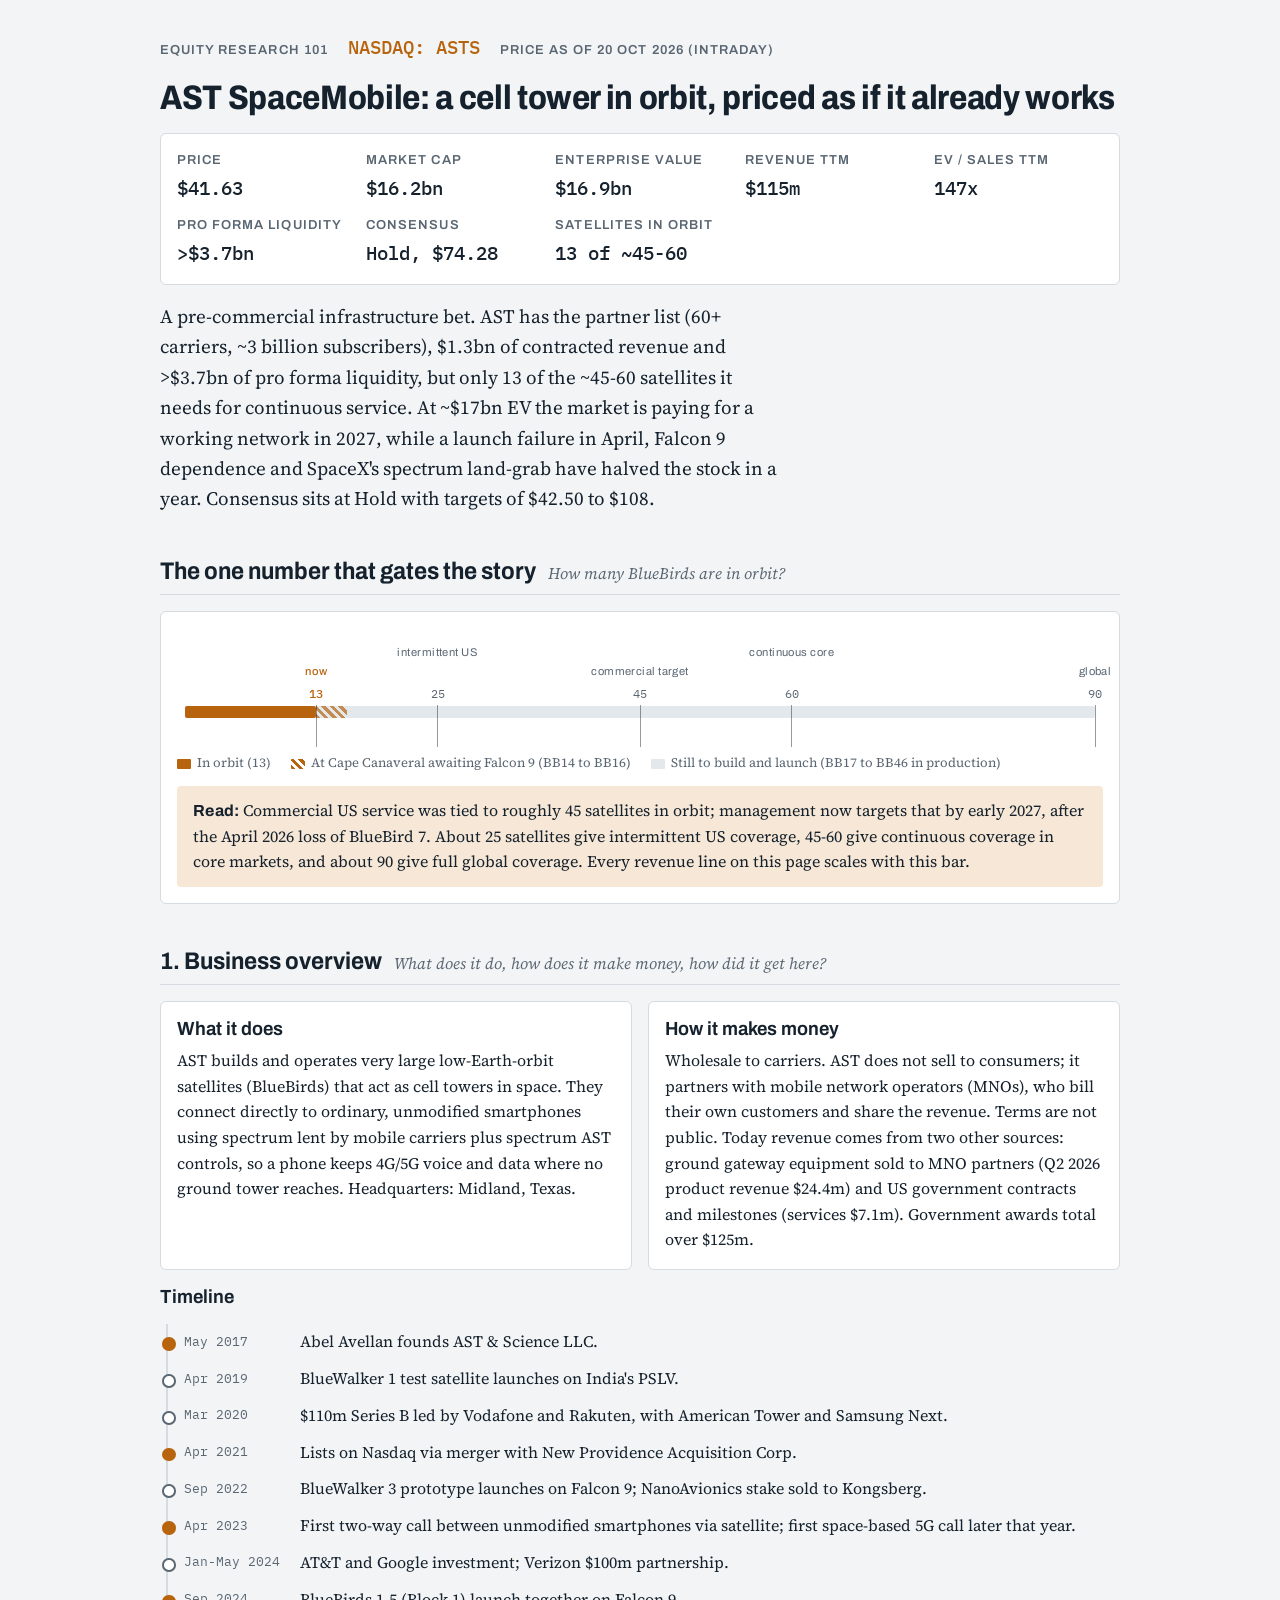
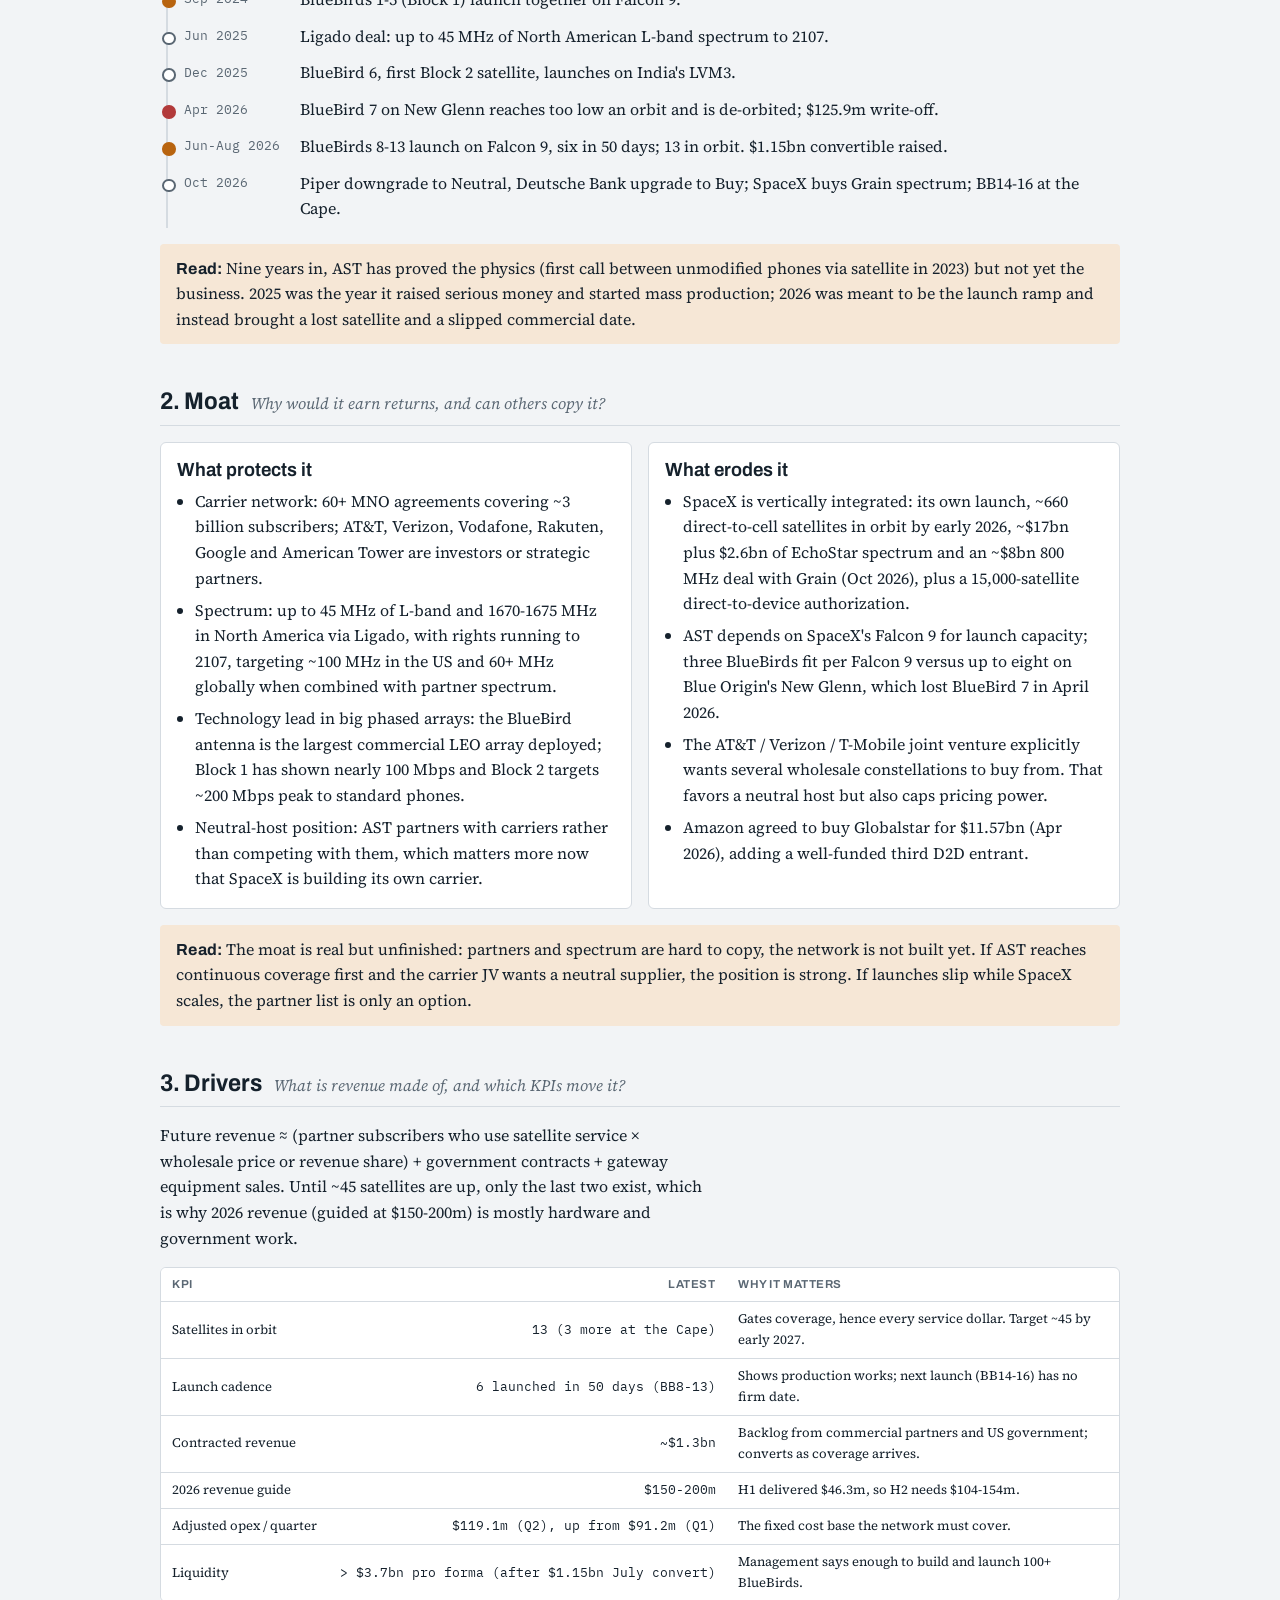
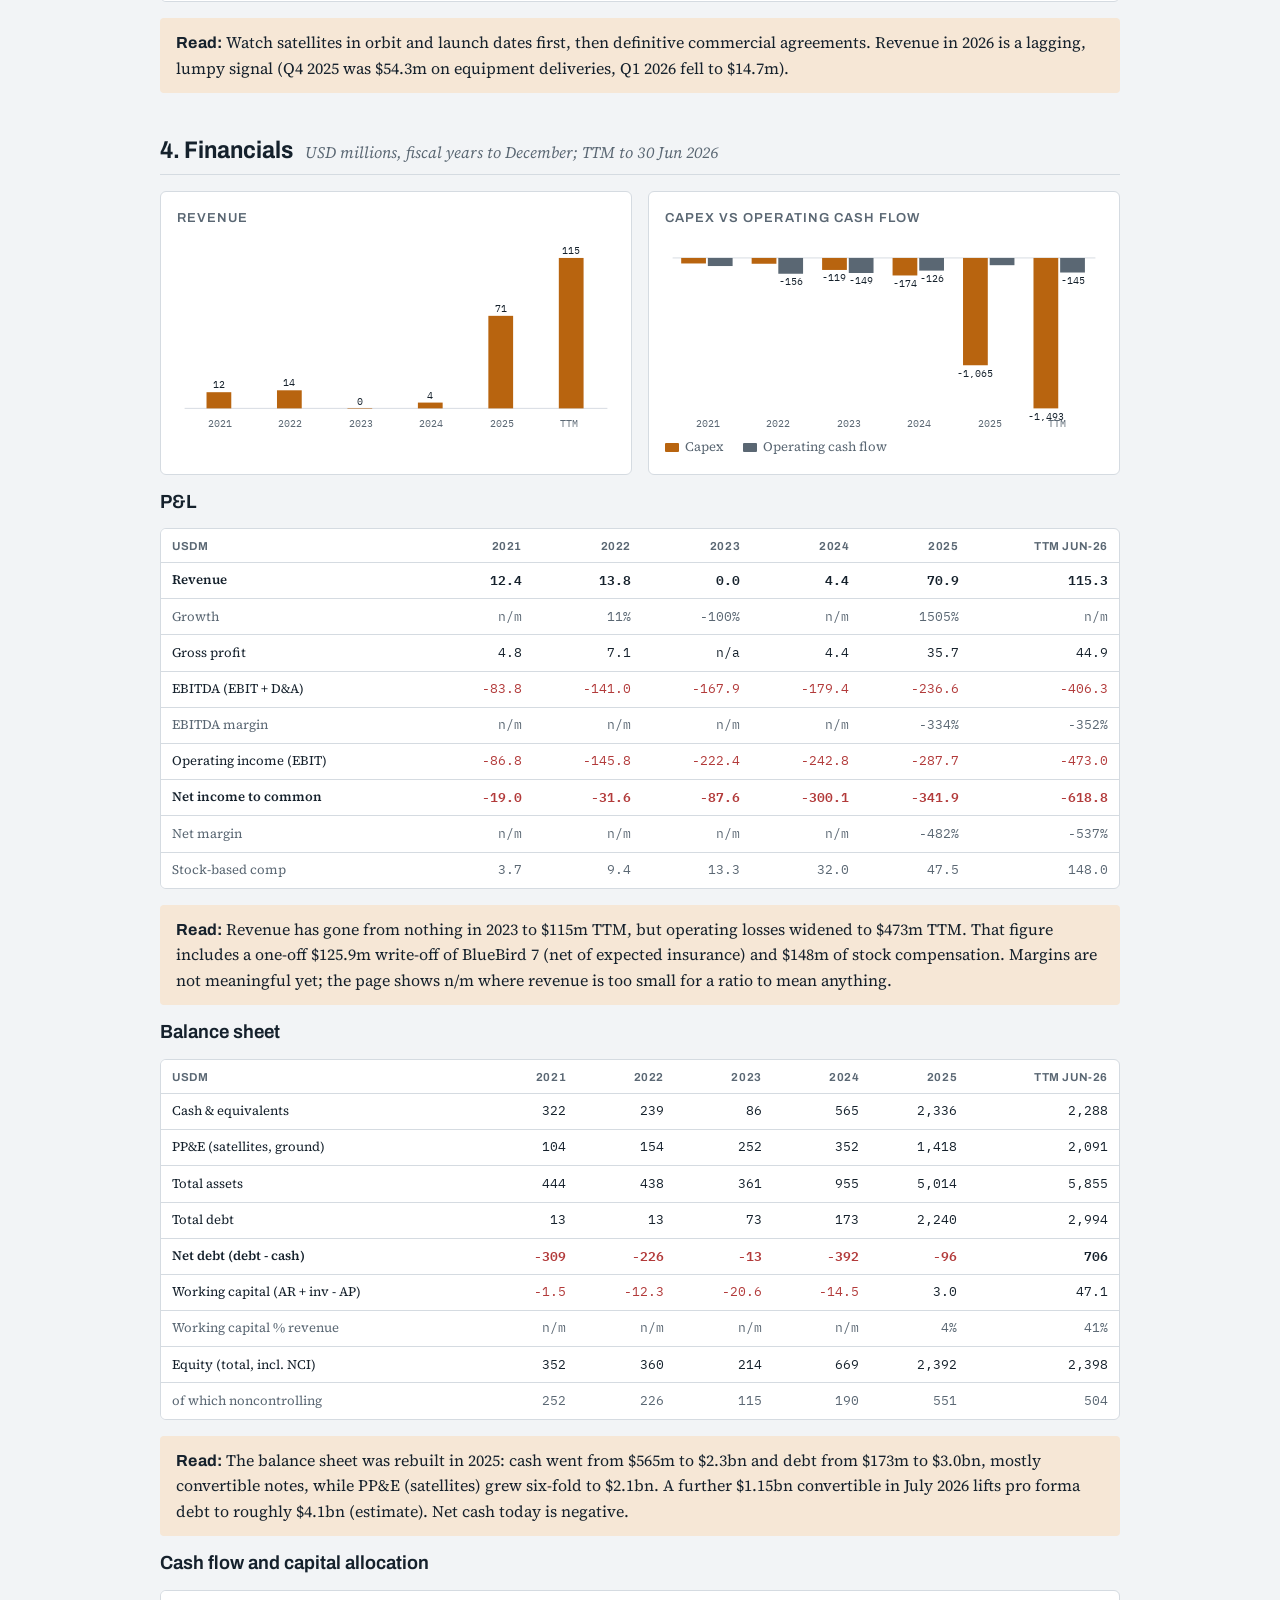
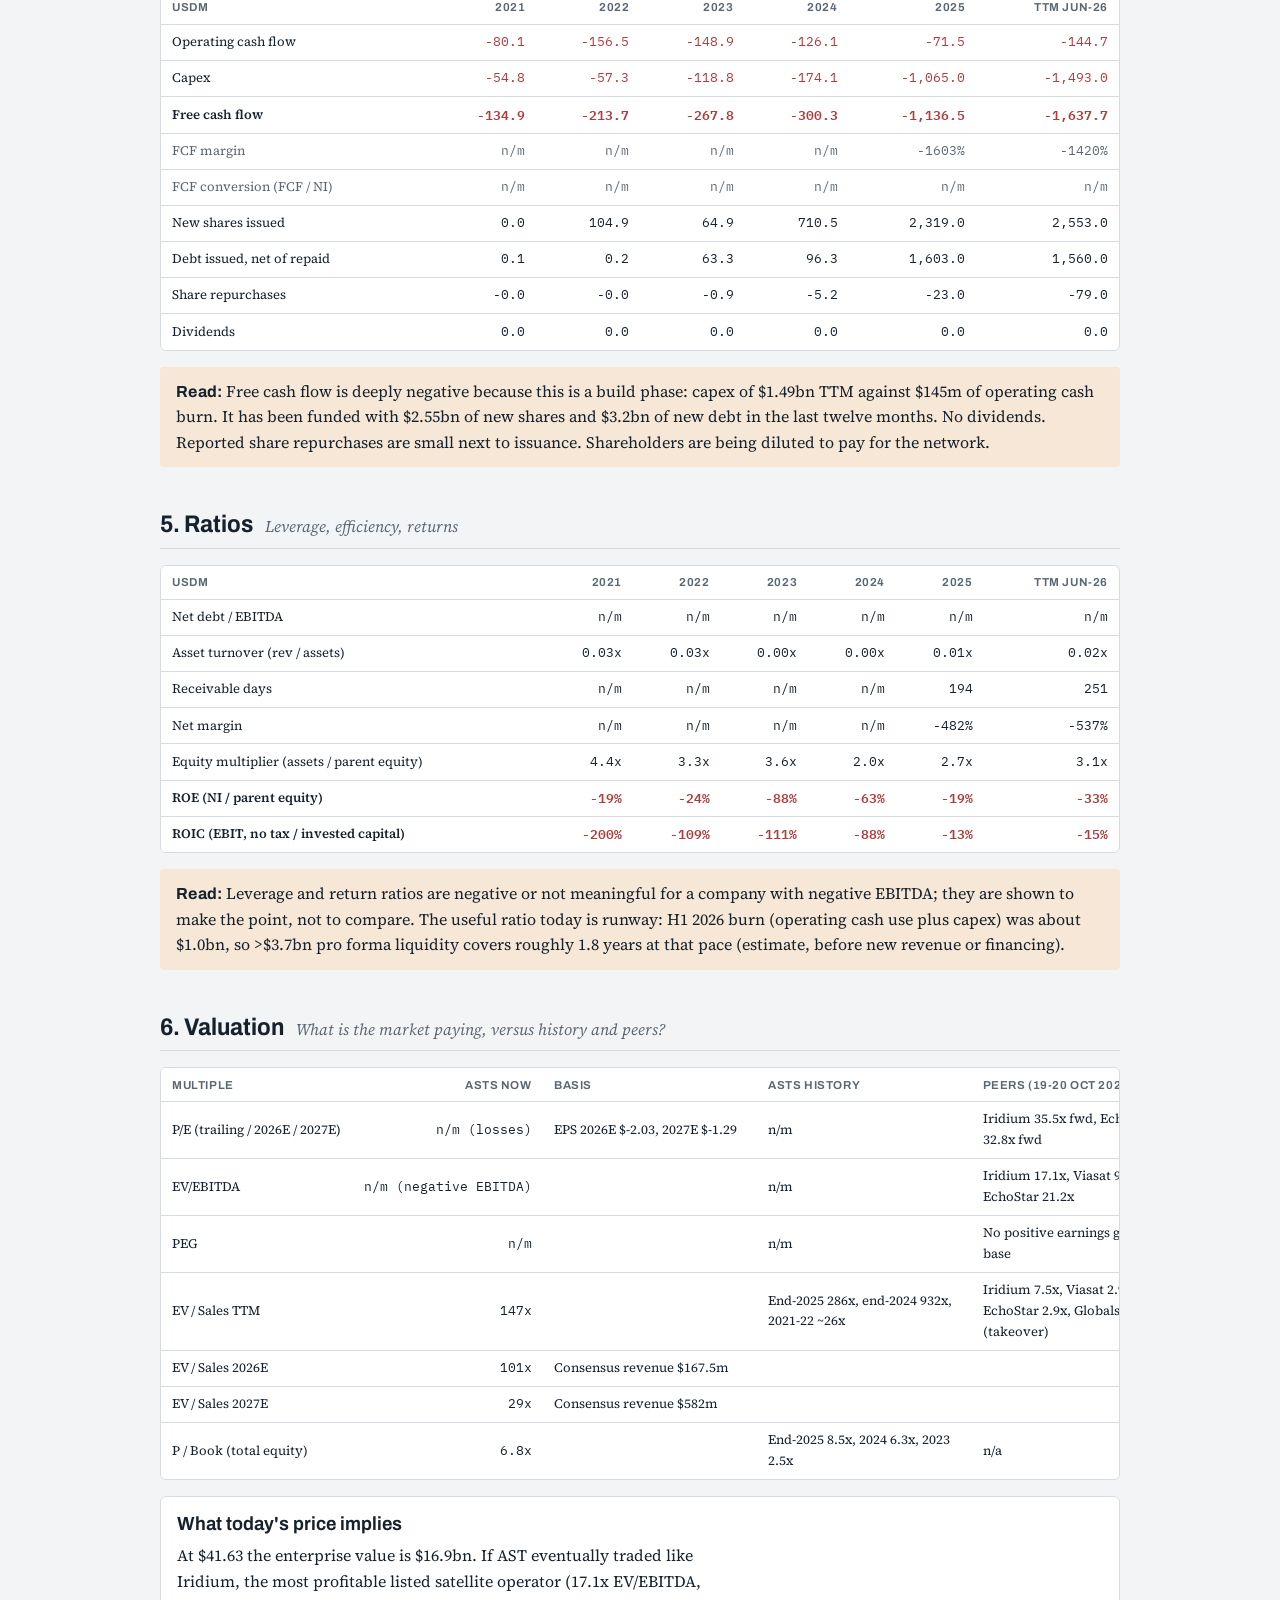
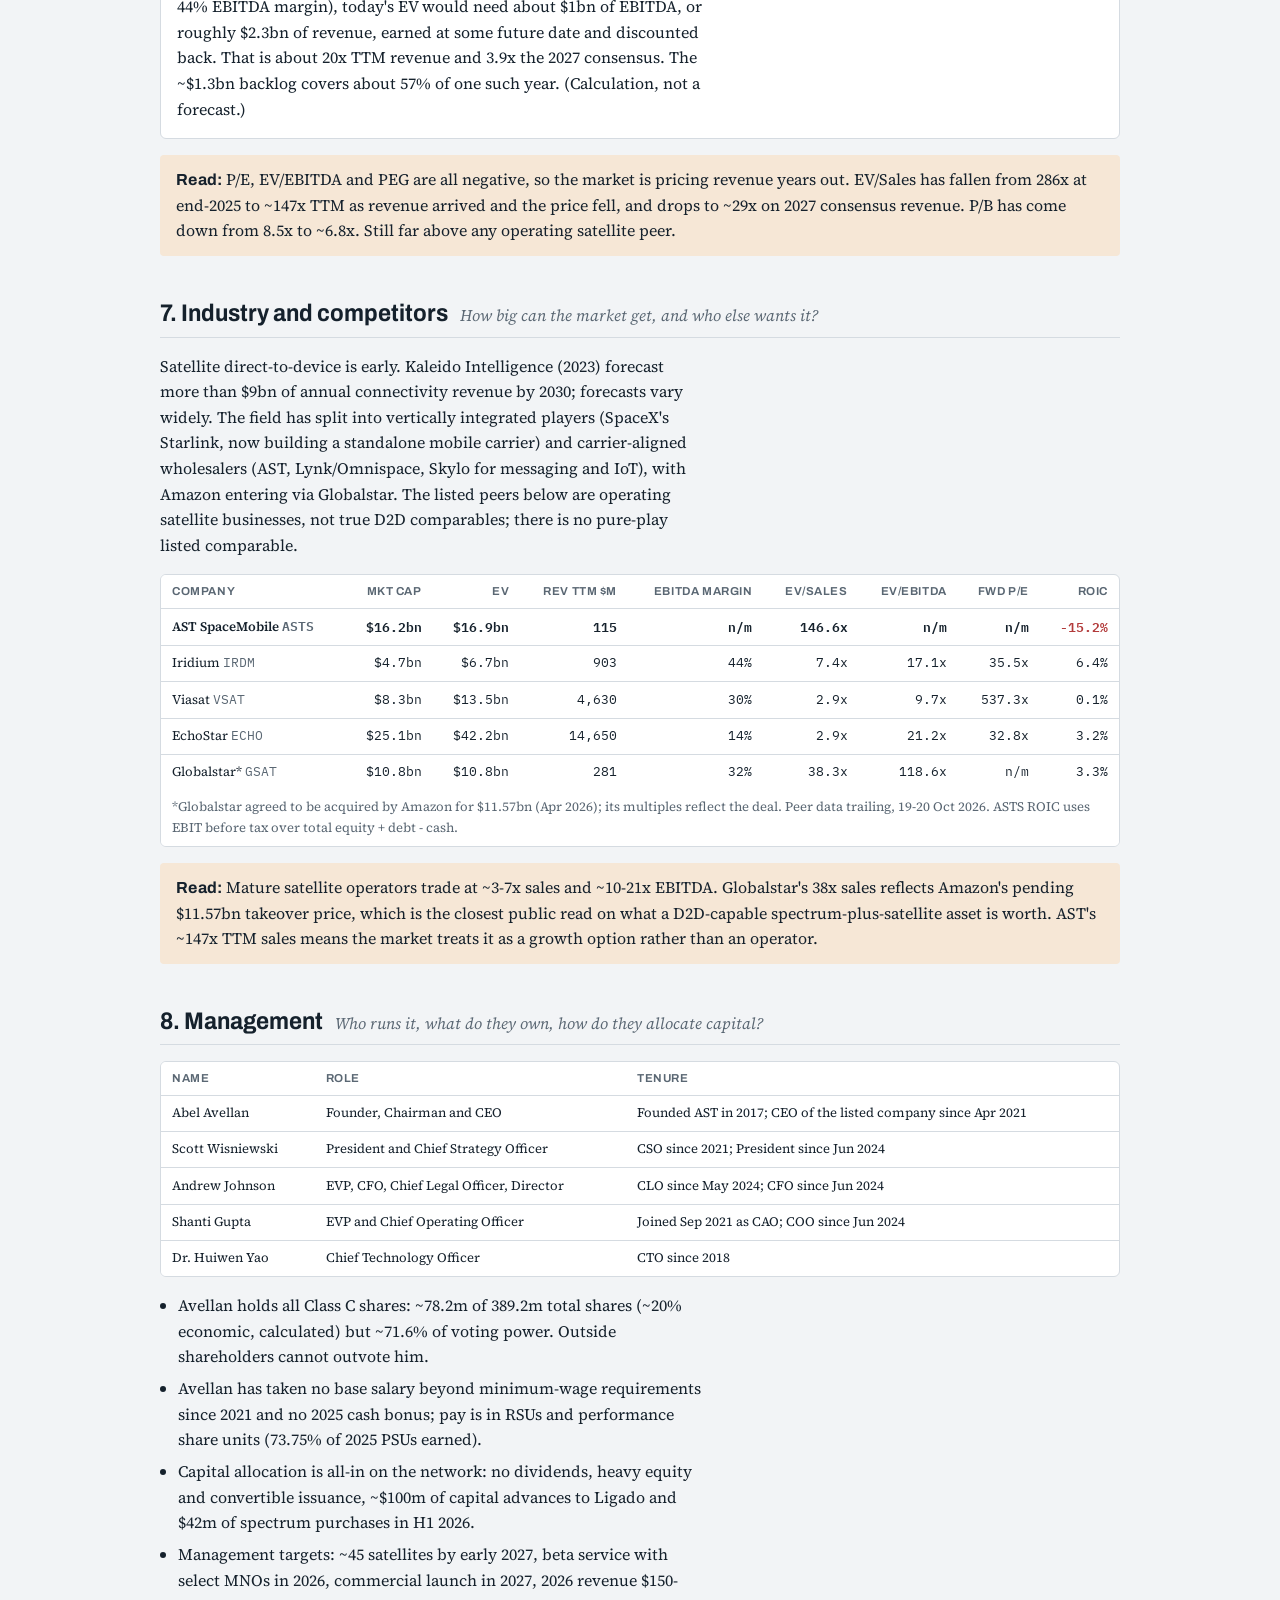
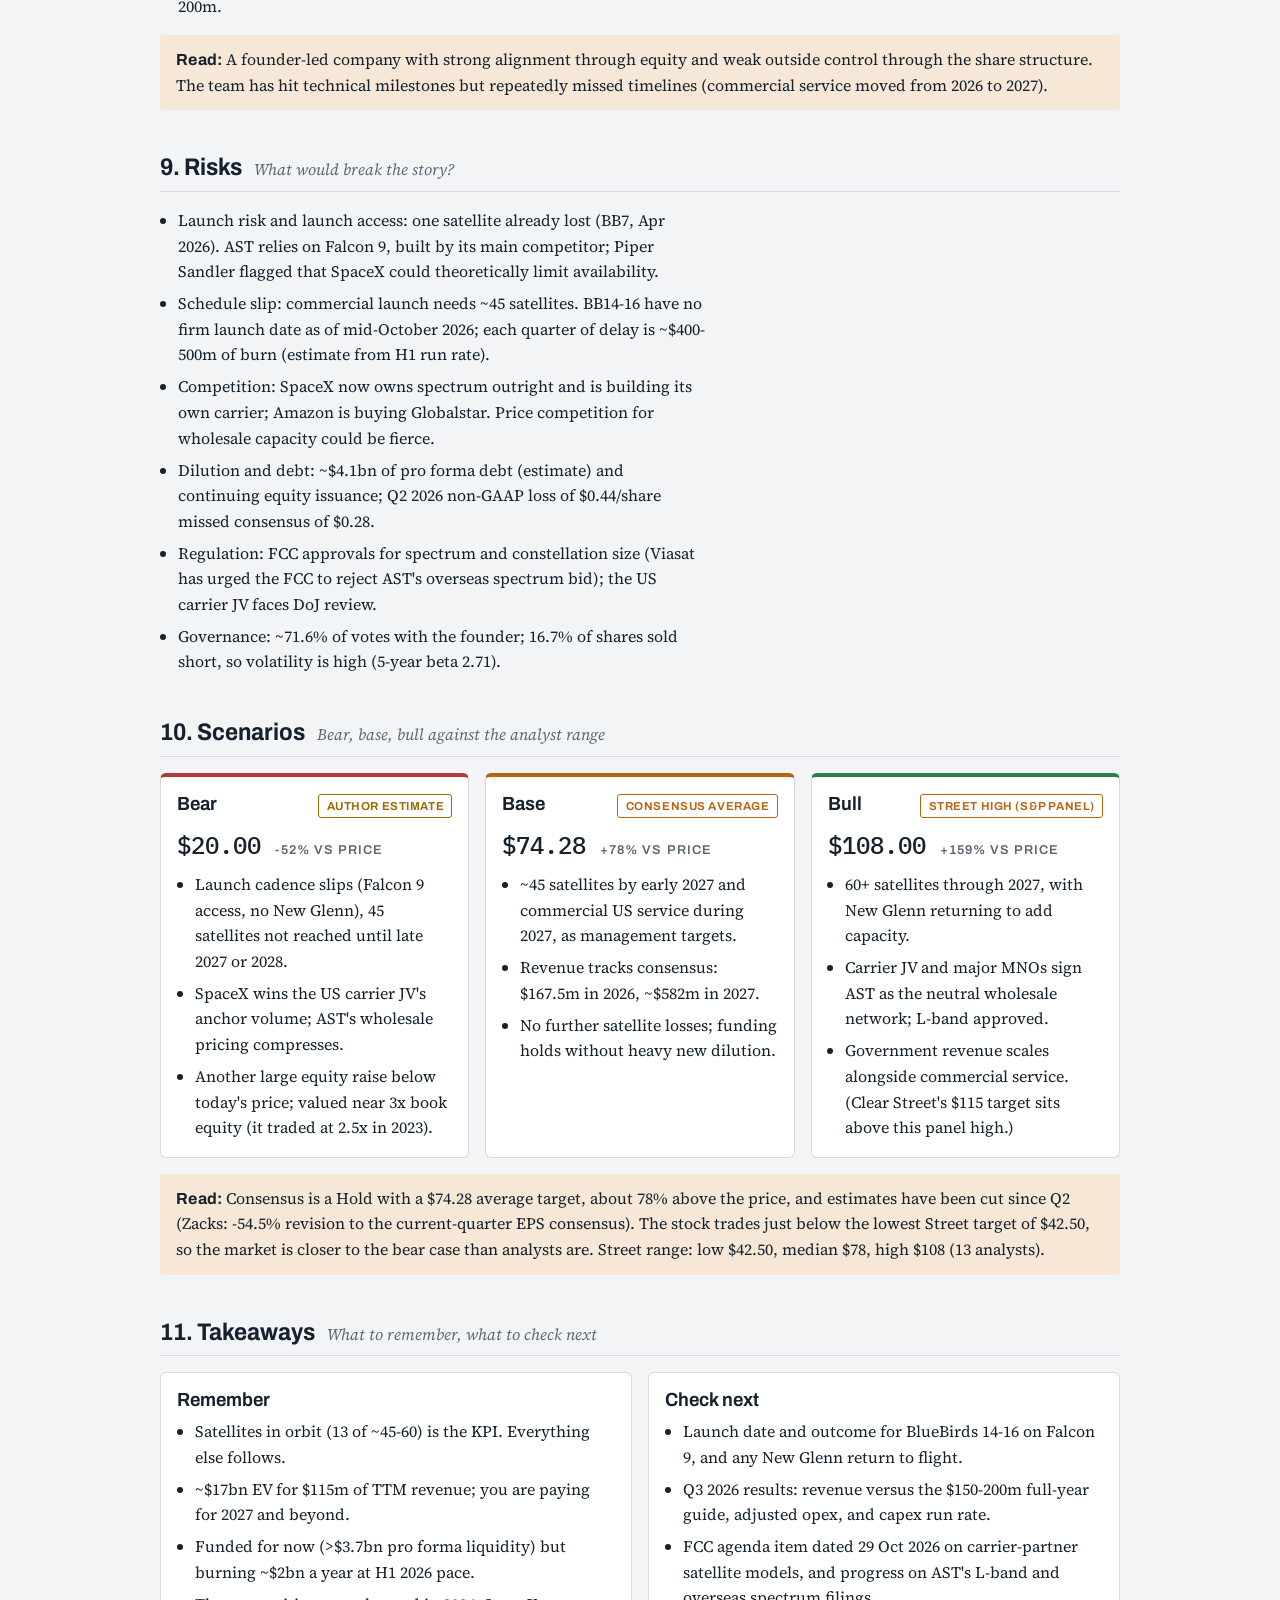
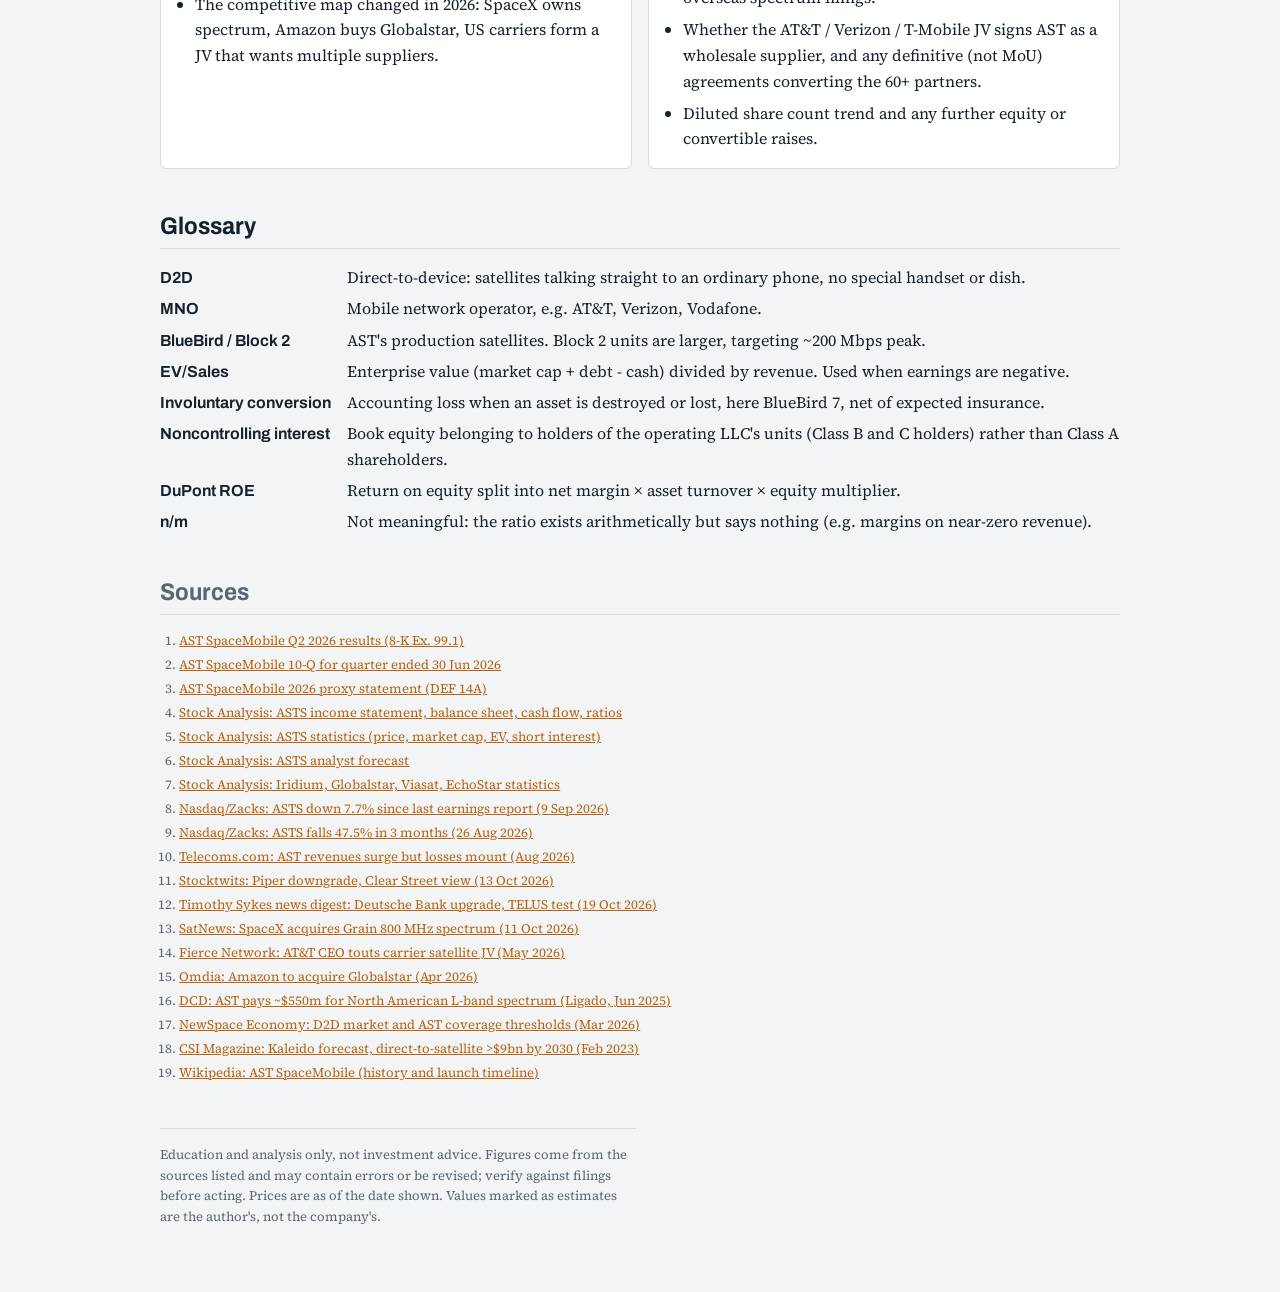
<file: reports/ASTS-er101.html>
<!doctype html><html><head><meta charset=utf8><meta name=viewport content="width=device-width,initial-scale=1,viewport-fit=cover"><style>:root{color-scheme:light;box-sizing:border-box;padding-top:env(safe-area-inset-top,0px);padding-bottom:env(safe-area-inset-bottom,0px)}html{scroll-padding-top:env(safe-area-inset-top,0px)}body{margin:0;padding:0;font:14px -apple-system,BlinkMacSystemFont,sans-serif;background:#fff;color:#000}img{max-width:100%}[hidden]:not([hidden=until-found i]){display:none!important}</style></head><body>
<title>AST SpaceMobile ER101</title>
<meta name="claude:viewport-fit-sides" content="cover">
<link rel="preconnect" href="https://fonts.googleapis.com">
<link rel="preconnect" href="https://fonts.gstatic.com" crossorigin>
<link rel="stylesheet" href="https://fonts.googleapis.com/css2?family=Archivo:wdth,wght@62..125,400..800&family=Source+Serif+4:ital,opsz,wght@0,8..60,400..600;1,8..60,400&family=IBM+Plex+Mono:wght@400;500&display=swap">
<style>
/* Layout: single reading column (research note), wide tables scroll in place; hero = constellation progress track, the one KPI that gates everything. */
:root{
  --bg:#f2f4f6; --surface:#ffffff; --ink:#15212c; --muted:#5a6773; --rule:#d5dbe1;
  --accent:#b8640f; --accent-soft:#f6e7d6; --track:#e3e8ed;
  --good:#2f7a4f; --bad:#b23a3a; --warn:#9a6a00;
  --f-display:"Archivo", "Arial Narrow", Arial, sans-serif;
  --f-body:"Source Serif 4", Georgia, "Times New Roman", serif;
  --f-data:"IBM Plex Mono", ui-monospace, Menlo, Consolas, monospace;
  --s-1:.8125rem; --s0:1rem; --s1:1.1875rem; --s2:1.5rem; --s3:2.125rem;
}
@media (prefers-color-scheme: dark){:root:not([data-theme="light"]){
  --bg:#0f151b; --surface:#161e26; --ink:#e4e9ee; --muted:#9aa7b3; --rule:#2a3540;
  --accent:#e59a4c; --accent-soft:#3a2a1a; --track:#24303b;
  --good:#6cc08f; --bad:#ef7d7d; --warn:#e2b54f; color-scheme:dark}}
:root[data-theme="dark"]{
  --bg:#0f151b; --surface:#161e26; --ink:#e4e9ee; --muted:#9aa7b3; --rule:#2a3540;
  --accent:#e59a4c; --accent-soft:#3a2a1a; --track:#24303b;
  --good:#6cc08f; --bad:#ef7d7d; --warn:#e2b54f; color-scheme:dark}

body{background:var(--bg);color:var(--ink);font-family:var(--f-body);font-size:var(--s0);line-height:1.6}
.wrap{max-width:60rem;margin:0 auto;padding-block:2rem 4rem;padding-left:max(16px,env(safe-area-inset-left,0px));padding-right:max(16px,env(safe-area-inset-right,0px));display:flex;flex-direction:column;gap:2.75rem}
h1,h2,h3{font-family:var(--f-display);text-wrap:balance;line-height:1.15;margin:0}
h1{font-size:var(--s3);font-weight:750;font-stretch:88%;letter-spacing:-.01em}
h2{font-size:var(--s2);font-weight:700;font-stretch:92%}
h3{font-size:var(--s1);font-weight:650;font-stretch:95%}
p{margin:0;max-width:68ch}
a{color:var(--accent)}
a:focus-visible,button:focus-visible{outline:2px solid var(--accent);outline-offset:2px}
.label{font-family:var(--f-display);font-size:var(--s-1);text-transform:uppercase;letter-spacing:.08em;font-weight:600;color:var(--muted)}
.mono,td.n,.kv b{font-family:var(--f-data);font-variant-numeric:tabular-nums}
section{display:flex;flex-direction:column;gap:1rem;min-width:0}
.sec-head{display:flex;align-items:baseline;gap:.75rem;border-bottom:1px solid var(--rule);padding-bottom:.5rem;flex-wrap:wrap}
.sec-head .q{font-family:var(--f-body);font-style:italic;color:var(--muted);font-size:var(--s0)}
.read{background:var(--accent-soft);border-radius:4px;padding:.75rem 1rem;max-width:none}
.read::before{content:"Read: ";font-family:var(--f-display);font-weight:700;letter-spacing:.02em}

/* header */
header{display:flex;flex-direction:column;gap:1rem}
.ticker{display:flex;flex-wrap:wrap;gap:.5rem 1.25rem;align-items:baseline}
.ticker .sym{font-family:var(--f-data);font-size:var(--s1);color:var(--accent);font-weight:500}
.kv{display:grid;grid-template-columns:repeat(auto-fill,minmax(9.5rem,1fr));gap:.75rem 1.25rem;background:var(--surface);border:1px solid var(--rule);border-radius:6px;padding:1rem}
.kv div{display:flex;flex-direction:column;gap:.1rem;min-width:0}
.kv b{font-size:var(--s1);font-weight:500}
.verdict{font-size:var(--s1);max-width:62ch}

/* constellation track */
.track-box{background:var(--surface);border:1px solid var(--rule);border-radius:6px;padding:1.25rem 1rem 1rem;display:flex;flex-direction:column;gap:.75rem}
.track{position:relative;height:3.6rem;margin:2.2rem .5rem 0}
.track .bar{position:absolute;left:0;right:0;top:1.4rem;height:.75rem;background:var(--track);border-radius:2px}
.track .fill{position:absolute;left:0;top:1.4rem;height:.75rem;background:var(--accent);border-radius:2px}
.track .cape{position:absolute;top:1.4rem;height:.75rem;background:repeating-linear-gradient(45deg,var(--accent) 0 3px,transparent 3px 6px);opacity:.7}
.tick{position:absolute;top:0;transform:translateX(-50%);display:flex;flex-direction:column;align-items:center;font-family:var(--f-data);font-size:.75rem;color:var(--muted);white-space:nowrap}
.tick i{display:block;width:1px;height:2.6rem;background:var(--ink);opacity:.45;margin-top:.15rem}
.tick.now{color:var(--accent);font-weight:500}
.tick .tl{position:absolute;top:-1.3rem;font-family:var(--f-display);font-size:.7rem;letter-spacing:.04em}
.track-legend{display:flex;flex-wrap:wrap;gap:.4rem 1.25rem;font-size:var(--s-1);color:var(--muted)}
.sw{display:inline-block;width:.9rem;height:.6rem;vertical-align:middle;margin-right:.35rem;border-radius:1px}

/* tables */
.tbl{overflow-x:auto;border:1px solid var(--rule);border-radius:6px;background:var(--surface)}
table{border-collapse:collapse;width:100%;font-size:var(--s-1)}
th,td{padding:.45rem .7rem;text-align:right;white-space:nowrap;border-bottom:1px solid var(--rule)}
th:first-child,td:first-child{text-align:left;position:sticky;left:0;background:var(--surface)}
thead th{font-family:var(--f-display);font-weight:650;color:var(--muted);text-transform:uppercase;letter-spacing:.05em;font-size:.72rem}
tr.sub td{color:var(--muted)}
tr.hl td{font-weight:600}
tr:last-child td{border-bottom:0}
td.neg{color:var(--bad)} td.pos{color:var(--good)}
td.txt,th.txt{text-align:left;white-space:normal;min-width:12rem}

.grid2{display:grid;grid-template-columns:repeat(auto-fit,minmax(17rem,1fr));gap:1rem}
.card{background:var(--surface);border:1px solid var(--rule);border-radius:6px;padding:1rem;display:flex;flex-direction:column;gap:.5rem;min-width:0}
ul.clean{margin:0;padding-left:1.1rem;display:flex;flex-direction:column;gap:.4rem}
ul.clean li{max-width:66ch}

/* timeline (a real sequence) */
ol.tl{list-style:none;margin:0;padding:0;display:flex;flex-direction:column;border-left:2px solid var(--rule);margin-left:.4rem}
ol.tl li{display:grid;grid-template-columns:6.5rem 1fr;gap:.75rem;padding:.35rem 0 .35rem 1rem;position:relative}
ol.tl li::before{content:"";position:absolute;left:-.38rem;top:.85rem;width:.6rem;height:.6rem;border-radius:50%;background:var(--surface);border:2px solid var(--muted)}
ol.tl li.key::before{background:var(--accent);border-color:var(--accent)}
ol.tl li.bad::before{background:var(--bad);border-color:var(--bad)}
ol.tl .d{font-family:var(--f-data);font-size:var(--s-1);color:var(--muted);padding-top:.15rem}
@media (max-width:30rem){ol.tl li{grid-template-columns:1fr;gap:0}}

/* charts */
.chart{background:var(--surface);border:1px solid var(--rule);border-radius:6px;padding:1rem;display:flex;flex-direction:column;gap:.5rem;min-width:0}
.chart svg{width:100%;height:auto;display:block}
.chart text{font-family:var(--f-data);font-size:11px;fill:var(--muted)}
.chart .vl{fill:var(--ink)}

/* scenarios */
.scen{display:grid;grid-template-columns:repeat(auto-fit,minmax(15rem,1fr));gap:1rem}
.scen .card{border-top:4px solid var(--muted)}
.scen .bear{border-top-color:var(--bad)} .scen .base{border-top-color:var(--accent)} .scen .bull{border-top-color:var(--good)}
.px{font-family:var(--f-data);font-size:var(--s2);font-weight:500}
.chip{display:inline-block;font-family:var(--f-display);font-size:.72rem;font-weight:650;letter-spacing:.05em;text-transform:uppercase;padding:.1rem .45rem;border-radius:3px;border:1px solid currentColor}
.chip.est{color:var(--warn)} .chip.cons{color:var(--accent)}

dl.gloss{display:grid;grid-template-columns:minmax(8rem,max-content) 1fr;gap:.35rem 1rem;margin:0}
dl.gloss dt{font-family:var(--f-display);font-weight:650}
dl.gloss dd{margin:0}
@media (max-width:30rem){dl.gloss{grid-template-columns:1fr}dl.gloss dd{margin-bottom:.4rem}}
.sources{font-size:var(--s-1);color:var(--muted)}
.sources ol{padding-left:1.2rem;margin:0;display:flex;flex-direction:column;gap:.2rem}
.disc{font-size:var(--s-1);color:var(--muted);border-top:1px solid var(--rule);padding-top:1rem}
@media (prefers-reduced-motion:no-preference){.track .fill{animation:grow 1.2s ease-out both}@keyframes grow{from{width:0}}}
</style>

<div class="wrap" id="app">

<header>
  <div class="ticker"><span class="label">Equity Research 101</span><span class="sym">NASDAQ: ASTS</span><span class="label" id="asof"></span></div>
  <h1>AST SpaceMobile: a cell tower in orbit, priced as if it already works</h1>
  <div class="kv" id="kv"></div>
  <p class="verdict" id="verdict"></p>
</header>

<section id="s-track">
  <div class="sec-head"><h2>The one number that gates the story</h2><span class="q">How many BlueBirds are in orbit?</span></div>
  <div class="track-box">
    <div class="track" id="track" aria-label="Satellites in orbit versus coverage thresholds"></div>
    <div class="track-legend">
      <span><span class="sw" style="background:var(--accent)"></span>In orbit (13)</span>
      <span><span class="sw" style="background:repeating-linear-gradient(45deg,var(--accent) 0 3px,transparent 3px 6px)"></span>At Cape Canaveral awaiting Falcon 9 (BB14 to BB16)</span>
      <span><span class="sw" style="background:var(--track)"></span>Still to build and launch (BB17 to BB46 in production)</span>
    </div>
    <p class="read" id="r-track"></p>
  </div>
</section>

<section id="s1">
  <div class="sec-head"><h2>1. Business overview</h2><span class="q">What does it do, how does it make money, how did it get here?</span></div>
  <div class="grid2">
    <div class="card"><h3>What it does</h3><p id="what"></p></div>
    <div class="card"><h3>How it makes money</h3><p id="model"></p></div>
  </div>
  <h3>Timeline</h3>
  <ol class="tl" id="timeline"></ol>
  <p class="read" id="r-overview"></p>
</section>

<section id="s2">
  <div class="sec-head"><h2>2. Moat</h2><span class="q">Why would it earn returns, and can others copy it?</span></div>
  <div class="grid2">
    <div class="card"><h3>What protects it</h3><ul class="clean" id="moat-for"></ul></div>
    <div class="card"><h3>What erodes it</h3><ul class="clean" id="moat-against"></ul></div>
  </div>
  <p class="read" id="r-moat"></p>
</section>

<section id="s3">
  <div class="sec-head"><h2>3. Drivers</h2><span class="q">What is revenue made of, and which KPIs move it?</span></div>
  <p id="formula"></p>
  <div class="tbl"><table><thead><tr><th>KPI</th><th>Latest</th><th class="txt">Why it matters</th></tr></thead><tbody id="kpis"></tbody></table></div>
  <p class="read" id="r-drivers"></p>
</section>

<section id="s4">
  <div class="sec-head"><h2>4. Financials</h2><span class="q">USD millions, fiscal years to December; TTM to 30 Jun 2026</span></div>
  <div class="grid2">
    <div class="chart"><span class="label">Revenue</span><div id="ch-rev"></div></div>
    <div class="chart"><span class="label">Capex vs operating cash flow</span><div id="ch-cash"></div></div>
  </div>
  <h3>P&amp;L</h3>
  <div class="tbl"><table id="t-pl"></table></div>
  <p class="read" id="r-pl"></p>
  <h3>Balance sheet</h3>
  <div class="tbl"><table id="t-bs"></table></div>
  <p class="read" id="r-bs"></p>
  <h3>Cash flow and capital allocation</h3>
  <div class="tbl"><table id="t-cf"></table></div>
  <p class="read" id="r-cf"></p>
</section>

<section id="s5">
  <div class="sec-head"><h2>5. Ratios</h2><span class="q">Leverage, efficiency, returns</span></div>
  <div class="tbl"><table id="t-ratio"></table></div>
  <p class="read" id="r-ratios"></p>
</section>

<section id="s6">
  <div class="sec-head"><h2>6. Valuation</h2><span class="q">What is the market paying, versus history and peers?</span></div>
  <div class="tbl"><table id="t-val"></table></div>
  <div class="card"><h3>What today's price implies</h3><p id="implied"></p></div>
  <p class="read" id="r-val"></p>
</section>

<section id="s7">
  <div class="sec-head"><h2>7. Industry and competitors</h2><span class="q">How big can the market get, and who else wants it?</span></div>
  <p id="industry"></p>
  <div class="tbl"><table id="t-peers"></table></div>
  <p class="read" id="r-peers"></p>
</section>

<section id="s8">
  <div class="sec-head"><h2>8. Management</h2><span class="q">Who runs it, what do they own, how do they allocate capital?</span></div>
  <div class="tbl"><table><thead><tr><th>Name</th><th class="txt">Role</th><th class="txt">Tenure</th></tr></thead><tbody id="mgmt"></tbody></table></div>
  <ul class="clean" id="mgmt-notes"></ul>
  <p class="read" id="r-mgmt"></p>
</section>

<section id="s9">
  <div class="sec-head"><h2>9. Risks</h2><span class="q">What would break the story?</span></div>
  <ul class="clean" id="risks"></ul>
</section>

<section id="s10">
  <div class="sec-head"><h2>10. Scenarios</h2><span class="q">Bear, base, bull against the analyst range</span></div>
  <div class="scen" id="scen"></div>
  <p class="read" id="r-scen"></p>
</section>

<section id="s11">
  <div class="sec-head"><h2>11. Takeaways</h2><span class="q">What to remember, what to check next</span></div>
  <div class="grid2">
    <div class="card"><h3>Remember</h3><ul class="clean" id="remember"></ul></div>
    <div class="card"><h3>Check next</h3><ul class="clean" id="checknext"></ul></div>
  </div>
</section>

<section>
  <div class="sec-head"><h2>Glossary</h2></div>
  <dl class="gloss" id="gloss"></dl>
</section>

<section class="sources">
  <div class="sec-head"><h2>Sources</h2></div>
  <ol id="sources"></ol>
</section>

<p class="disc">Education and analysis only, not investment advice. Figures come from the sources listed and may contain errors or be revised; verify against filings before acting. Prices are as of the date shown. Values marked as estimates are the author's, not the company's.</p>
</div>

<script>
/* ===== DATA: every raw figure, sourced. Ratios are computed below. USD millions unless noted. ===== */
const DATA = {
  company:"AST SpaceMobile, Inc.", ticker:"ASTS", exchange:"Nasdaq", currency:"USD",
  asOf:"20 Oct 2026 (intraday)", price:41.63,
  sharesTotal:389.17,      // m; Class A 299.79 + Class B 11.22 + Class C 78.16 (10-Q, 6 Aug 2026)
  classA:299.79, classB:11.22, classC:78.16,
  years:["2021","2022","2023","2024","2025","TTM Jun-26"],
  revenue:[12.41,13.83,0,4.42,70.92,115.3],
  grossProfit:[4.84,7.11,null,4.42,35.7,44.87],
  ebit:[-86.75,-145.76,-222.37,-242.76,-287.71,-473.03],
  da:[2.91,4.71,54.47,63.34,51.11,66.71],
  netIncome:[-18.97,-31.64,-87.56,-300.08,-341.94,-618.76], // attributable to common
  ocf:[-80.10,-156.46,-148.94,-126.14,-71.52,-144.71],
  capex:[54.79,57.28,118.81,174.13,1065,1493],
  cash:[321.79,238.59,85.62,564.99,2336,2288],
  debt:[13.16,12.77,72.87,173,2240,2994],
  ppe:[103.93,153.66,251.7,351.68,1418,2091],
  totalAssets:[443.94,438.37,360.89,954.56,5014,5855],
  receivables:[3.75,1.67,0,1.4,37.73,79.3],
  inventory:[1.41,0,0,1.06,12.01,28.42],
  payables:[6.64,13.93,20.58,17,46.76,60.62],
  equityTotal:[351.97,359.83,213.56,669.15,2392,2398],     // incl. noncontrolling interest
  nci:[251.69,226.29,114.57,190.03,550.85,503.56],
  sbc:[3.74,9.39,13.29,32.04,47.49,147.96],
  stockIssued:[0.01,104.86,64.86,710.51,2319,2553],
  debtIssued:[0.05,0.23,63.5,145,2612,3199],
  debtRepaid:[0,0,0.24,48.75,1009,1639],
  repurchases:[0,0,0.87,5.2,23.02,79.02],
  dividends:[0,0,0,0,0,0],
  pbHistory:{"2021":1.17,"2022":0.95,"2023":2.54,"2024":6.32,"2025":8.53},
  evSalesHistory:{"2021":25.69,"2022":26.22,"2023":null,"2024":932.15,"2025":286.26},
  consensus:{analysts:13, rating:"Hold", ptAvg:74.28, ptMedian:78, ptLow:42.5, ptHigh:108,
             rev2026:167.5, rev2026Low:151, rev2026High:189, rev2027:581.65, eps2026:-2.03, eps2027:-1.29},
  guidance2026:[150,200],
  backlog:1300, liquidityProForma:3700, julyConvert:1150,
  sats:{inOrbit:13, atCape:3, intermittent:25, target:45, continuousLow:45, continuousHigh:60, global:90},
  peers:[
    {name:"AST SpaceMobile", t:"ASTS", mcap:null, ev:null, rev:null, ebitda:null, ni:null, fpe:null, roic:null, self:true},
    {name:"Iridium", t:"IRDM", mcap:4680, ev:6720, rev:902.97, ebitda:394.01, ni:163.03, fpe:35.49, roic:6.44},
    {name:"Viasat", t:"VSAT", mcap:8310, ev:13500, rev:4630, ebitda:1390, ni:-29.39, fpe:537.34, roic:0.07},
    {name:"EchoStar", t:"ECHO", mcap:25140, ev:42220, rev:14650, ebitda:1990, ni:-5670, fpe:32.76, roic:3.24},
    {name:"Globalstar*", t:"GSAT", mcap:10750, ev:10760, rev:280.64, ebitda:90.75, ni:-62.49, fpe:null, roic:3.26}
  ],
  peerAsOf:"19-20 Oct 2026",
  sources:[
    ["AST SpaceMobile Q2 2026 results (8-K Ex. 99.1)","https://www.sec.gov/Archives/edgar/data/0001780312/000119312526342540/asts-ex99_1.htm"],
    ["AST SpaceMobile 10-Q for quarter ended 30 Jun 2026","https://www.sec.gov/Archives/edgar/data/0001780312/000119312526342550/asts-20260630.htm"],
    ["AST SpaceMobile 2026 proxy statement (DEF 14A)","https://www.sec.gov/Archives/edgar/data/0001780312/000149315226019384/formdef14a.htm"],
    ["Stock Analysis: ASTS income statement, balance sheet, cash flow, ratios","https://stockanalysis.com/stocks/asts/financials/"],
    ["Stock Analysis: ASTS statistics (price, market cap, EV, short interest)","https://stockanalysis.com/stocks/asts/statistics/"],
    ["Stock Analysis: ASTS analyst forecast","https://stockanalysis.com/stocks/asts/forecast/"],
    ["Stock Analysis: Iridium, Globalstar, Viasat, EchoStar statistics","https://stockanalysis.com/stocks/irdm/statistics/"],
    ["Nasdaq/Zacks: ASTS down 7.7% since last earnings report (9 Sep 2026)","https://www.nasdaq.com/articles/why-ast-spacemobile-asts-down-77-last-earnings-report"],
    ["Nasdaq/Zacks: ASTS falls 47.5% in 3 months (26 Aug 2026)","https://www.nasdaq.com/articles/asts-falls-475-3-months-execution-risks-stay-elevated"],
    ["Telecoms.com: AST revenues surge but losses mount (Aug 2026)","https://www.telecoms.com/satellite/ast-revenues-surge-but-losses-mount-due-to-rocket-mishap"],
    ["Stocktwits: Piper downgrade, Clear Street view (13 Oct 2026)","https://stocktwits.com/news-articles/markets/equity/asts-stock-hits-fresh-52-week-low-but-clear-street-sees-six-month-lead-over-space-x/cZxBunhRBYY"],
    ["Timothy Sykes news digest: Deutsche Bank upgrade, TELUS test (19 Oct 2026)","https://www.timothysykes.com/news/ast-spacemobile-inc-asts-news-2026_10_19/"],
    ["SatNews: SpaceX acquires Grain 800 MHz spectrum (11 Oct 2026)","https://satnews.com/2026/10/11/spacex-acquires-grain-managements-800-mhz-spectrum-portfolio-to-launch-standalone-starlink-mobile-carrier/"],
    ["Fierce Network: AT&T CEO touts carrier satellite JV (May 2026)","https://www.fierce-network.com/wireless/att-ceo-touts-satellite-jv-keeps-ast-play"],
    ["Omdia: Amazon to acquire Globalstar (Apr 2026)","https://omdia.tech.informa.com/om145174/acquiring-globalstar-provides-amazon-leo-a-fast-lane-to-enter-the-d2d-market"],
    ["DCD: AST pays ~$550m for North American L-band spectrum (Ligado, Jun 2025)","https://www.datacenterdynamics.com/en/news/ast-spacemobile-pays-550m-to-access-premium-spectrum-in-north-america-for-satellite-d2d/"],
    ["NewSpace Economy: D2D market and AST coverage thresholds (Mar 2026)","https://newspaceeconomy.ca/2026/03/31/direct-to-device-ast-spacemobile-and-the-market-for-satellite-cellular-connectivity/"],
    ["CSI Magazine: Kaleido forecast, direct-to-satellite >$9bn by 2030 (Feb 2023)","https://www.csimagazine.com/csi/Direct-to-satellite-will-be-a-usd9BN-market.php"],
    ["Wikipedia: AST SpaceMobile (history and launch timeline)","https://en.wikipedia.org/wiki/AST_SpaceMobile"]
  ]
};

/* ===== Text fields (judgement lives here) ===== */
const TEXT = {
  verdict:"A pre-commercial infrastructure bet. AST has the partner list (60+ carriers, ~3 billion subscribers), $1.3bn of contracted revenue and >$3.7bn of pro forma liquidity, but only 13 of the ~45-60 satellites it needs for continuous service. At ~$17bn EV the market is paying for a working network in 2027, while a launch failure in April, Falcon 9 dependence and SpaceX's spectrum land-grab have halved the stock in a year. Consensus sits at Hold with targets of $42.50 to $108.",
  rTrack:"Commercial US service was tied to roughly 45 satellites in orbit; management now targets that by early 2027, after the April 2026 loss of BlueBird 7. About 25 satellites give intermittent US coverage, 45-60 give continuous coverage in core markets, and about 90 give full global coverage. Every revenue line on this page scales with this bar.",
  what:"AST builds and operates very large low-Earth-orbit satellites (BlueBirds) that act as cell towers in space. They connect directly to ordinary, unmodified smartphones using spectrum lent by mobile carriers plus spectrum AST controls, so a phone keeps 4G/5G voice and data where no ground tower reaches. Headquarters: Midland, Texas.",
  model:"Wholesale to carriers. AST does not sell to consumers; it partners with mobile network operators (MNOs), who bill their own customers and share the revenue. Terms are not public. Today revenue comes from two other sources: ground gateway equipment sold to MNO partners (Q2 2026 product revenue $24.4m) and US government contracts and milestones (services $7.1m). Government awards total over $125m.",
  rOverview:"Nine years in, AST has proved the physics (first call between unmodified phones via satellite in 2023) but not yet the business. 2025 was the year it raised serious money and started mass production; 2026 was meant to be the launch ramp and instead brought a lost satellite and a slipped commercial date.",
  moatFor:[
    "Carrier network: 60+ MNO agreements covering ~3 billion subscribers; AT&T, Verizon, Vodafone, Rakuten, Google and American Tower are investors or strategic partners.",
    "Spectrum: up to 45 MHz of L-band and 1670-1675 MHz in North America via Ligado, with rights running to 2107, targeting ~100 MHz in the US and 60+ MHz globally when combined with partner spectrum.",
    "Technology lead in big phased arrays: the BlueBird antenna is the largest commercial LEO array deployed; Block 1 has shown nearly 100 Mbps and Block 2 targets ~200 Mbps peak to standard phones.",
    "Neutral-host position: AST partners with carriers rather than competing with them, which matters more now that SpaceX is building its own carrier."
  ],
  moatAgainst:[
    "SpaceX is vertically integrated: its own launch, ~660 direct-to-cell satellites in orbit by early 2026, ~$17bn plus $2.6bn of EchoStar spectrum and an ~$8bn 800 MHz deal with Grain (Oct 2026), plus a 15,000-satellite direct-to-device authorization.",
    "AST depends on SpaceX's Falcon 9 for launch capacity; three BlueBirds fit per Falcon 9 versus up to eight on Blue Origin's New Glenn, which lost BlueBird 7 in April 2026.",
    "The AT&T / Verizon / T-Mobile joint venture explicitly wants several wholesale constellations to buy from. That favors a neutral host but also caps pricing power.",
    "Amazon agreed to buy Globalstar for $11.57bn (Apr 2026), adding a well-funded third D2D entrant."
  ],
  rMoat:"The moat is real but unfinished: partners and spectrum are hard to copy, the network is not built yet. If AST reaches continuous coverage first and the carrier JV wants a neutral supplier, the position is strong. If launches slip while SpaceX scales, the partner list is only an option.",
  formula:"Future revenue ≈ (partner subscribers who use satellite service × wholesale price or revenue share) + government contracts + gateway equipment sales. Until ~45 satellites are up, only the last two exist, which is why 2026 revenue (guided at $150-200m) is mostly hardware and government work.",
  kpis:[
    ["Satellites in orbit","13 (3 more at the Cape)","Gates coverage, hence every service dollar. Target ~45 by early 2027."],
    ["Launch cadence","6 launched in 50 days (BB8-13)","Shows production works; next launch (BB14-16) has no firm date."],
    ["Contracted revenue","~$1.3bn","Backlog from commercial partners and US government; converts as coverage arrives."],
    ["2026 revenue guide","$150-200m","H1 delivered $46.3m, so H2 needs $104-154m."],
    ["Adjusted opex / quarter","$119.1m (Q2), up from $91.2m (Q1)","The fixed cost base the network must cover."],
    ["Liquidity","> $3.7bn pro forma (after $1.15bn July convert)","Management says enough to build and launch 100+ BlueBirds."]
  ],
  rDrivers:"Watch satellites in orbit and launch dates first, then definitive commercial agreements. Revenue in 2026 is a lagging, lumpy signal (Q4 2025 was $54.3m on equipment deliveries, Q1 2026 fell to $14.7m).",
  rPL:"Revenue has gone from nothing in 2023 to $115m TTM, but operating losses widened to $473m TTM. That figure includes a one-off $125.9m write-off of BlueBird 7 (net of expected insurance) and $148m of stock compensation. Margins are not meaningful yet; the page shows n/m where revenue is too small for a ratio to mean anything.",
  rBS:"The balance sheet was rebuilt in 2025: cash went from $565m to $2.3bn and debt from $173m to $3.0bn, mostly convertible notes, while PP&E (satellites) grew six-fold to $2.1bn. A further $1.15bn convertible in July 2026 lifts pro forma debt to roughly $4.1bn (estimate). Net cash today is negative.",
  rCF:"Free cash flow is deeply negative because this is a build phase: capex of $1.49bn TTM against $145m of operating cash burn. It has been funded with $2.55bn of new shares and $3.2bn of new debt in the last twelve months. No dividends. Reported share repurchases are small next to issuance. Shareholders are being diluted to pay for the network.",
  rRatios:"Leverage and return ratios are negative or not meaningful for a company with negative EBITDA; they are shown to make the point, not to compare. The useful ratio today is runway: H1 2026 burn (operating cash use plus capex) was about $1.0bn, so >$3.7bn pro forma liquidity covers roughly 1.8 years at that pace (estimate, before new revenue or financing).",
  rVal:"P/E, EV/EBITDA and PEG are all negative, so the market is pricing revenue years out. EV/Sales has fallen from 286x at end-2025 to ~147x TTM as revenue arrived and the price fell, and drops to ~29x on 2027 consensus revenue. P/B has come down from 8.5x to ~6.8x. Still far above any operating satellite peer.",
  industry:"Satellite direct-to-device is early. Kaleido Intelligence (2023) forecast more than $9bn of annual connectivity revenue by 2030; forecasts vary widely. The field has split into vertically integrated players (SpaceX's Starlink, now building a standalone mobile carrier) and carrier-aligned wholesalers (AST, Lynk/Omnispace, Skylo for messaging and IoT), with Amazon entering via Globalstar. The listed peers below are operating satellite businesses, not true D2D comparables; there is no pure-play listed comparable.",
  rPeers:"Mature satellite operators trade at ~3-7x sales and ~10-21x EBITDA. Globalstar's 38x sales reflects Amazon's pending $11.57bn takeover price, which is the closest public read on what a D2D-capable spectrum-plus-satellite asset is worth. AST's ~147x TTM sales means the market treats it as a growth option rather than an operator.",
  mgmt:[
    ["Abel Avellan","Founder, Chairman and CEO","Founded AST in 2017; CEO of the listed company since Apr 2021"],
    ["Scott Wisniewski","President and Chief Strategy Officer","CSO since 2021; President since Jun 2024"],
    ["Andrew Johnson","EVP, CFO, Chief Legal Officer, Director","CLO since May 2024; CFO since Jun 2024"],
    ["Shanti Gupta","EVP and Chief Operating Officer","Joined Sep 2021 as CAO; COO since Jun 2024"],
    ["Dr. Huiwen Yao","Chief Technology Officer","CTO since 2018"]
  ],
  mgmtNotes:[
    "Avellan holds all Class C shares: ~78.2m of 389.2m total shares (~20% economic, calculated) but ~71.6% of voting power. Outside shareholders cannot outvote him.",
    "Avellan has taken no base salary beyond minimum-wage requirements since 2021 and no 2025 cash bonus; pay is in RSUs and performance share units (73.75% of 2025 PSUs earned).",
    "Capital allocation is all-in on the network: no dividends, heavy equity and convertible issuance, ~$100m of capital advances to Ligado and $42m of spectrum purchases in H1 2026.",
    "Management targets: ~45 satellites by early 2027, beta service with select MNOs in 2026, commercial launch in 2027, 2026 revenue $150-200m."
  ],
  rMgmt:"A founder-led company with strong alignment through equity and weak outside control through the share structure. The team has hit technical milestones but repeatedly missed timelines (commercial service moved from 2026 to 2027).",
  risks:[
    "Launch risk and launch access: one satellite already lost (BB7, Apr 2026). AST relies on Falcon 9, built by its main competitor; Piper Sandler flagged that SpaceX could theoretically limit availability.",
    "Schedule slip: commercial launch needs ~45 satellites. BB14-16 have no firm launch date as of mid-October 2026; each quarter of delay is ~$400-500m of burn (estimate from H1 run rate).",
    "Competition: SpaceX now owns spectrum outright and is building its own carrier; Amazon is buying Globalstar. Price competition for wholesale capacity could be fierce.",
    "Dilution and debt: ~$4.1bn of pro forma debt (estimate) and continuing equity issuance; Q2 2026 non-GAAP loss of $0.44/share missed consensus of $0.28.",
    "Regulation: FCC approvals for spectrum and constellation size (Viasat has urged the FCC to reject AST's overseas spectrum bid); the US carrier JV faces DoJ review.",
    "Governance: ~71.6% of votes with the founder; 16.7% of shares sold short, so volatility is high (5-year beta 2.71)."
  ],
  rScen:"Consensus is a Hold with a $74.28 average target, about 78% above the price, and estimates have been cut since Q2 (Zacks: -54.5% revision to the current-quarter EPS consensus). The stock trades just below the lowest Street target of $42.50, so the market is closer to the bear case than analysts are.",
  remember:[
    "Satellites in orbit (13 of ~45-60) is the KPI. Everything else follows.",
    "~$17bn EV for $115m of TTM revenue; you are paying for 2027 and beyond.",
    "Funded for now (>$3.7bn pro forma liquidity) but burning ~$2bn a year at H1 2026 pace.",
    "The competitive map changed in 2026: SpaceX owns spectrum, Amazon buys Globalstar, US carriers form a JV that wants multiple suppliers."
  ],
  checkNext:[
    "Launch date and outcome for BlueBirds 14-16 on Falcon 9, and any New Glenn return to flight.",
    "Q3 2026 results: revenue versus the $150-200m full-year guide, adjusted opex, and capex run rate.",
    "FCC agenda item dated 29 Oct 2026 on carrier-partner satellite models, and progress on AST's L-band and overseas spectrum filings.",
    "Whether the AT&T / Verizon / T-Mobile JV signs AST as a wholesale supplier, and any definitive (not MoU) agreements converting the 60+ partners.",
    "Diluted share count trend and any further equity or convertible raises."
  ],
  timeline:[
    ["May 2017","Abel Avellan founds AST & Science LLC.","key"],
    ["Apr 2019","BlueWalker 1 test satellite launches on India's PSLV.",""],
    ["Mar 2020","$110m Series B led by Vodafone and Rakuten, with American Tower and Samsung Next.",""],
    ["Apr 2021","Lists on Nasdaq via merger with New Providence Acquisition Corp.","key"],
    ["Sep 2022","BlueWalker 3 prototype launches on Falcon 9; NanoAvionics stake sold to Kongsberg.",""],
    ["Apr 2023","First two-way call between unmodified smartphones via satellite; first space-based 5G call later that year.","key"],
    ["Jan-May 2024","AT&T and Google investment; Verizon $100m partnership.",""],
    ["Sep 2024","BlueBirds 1-5 (Block 1) launch together on Falcon 9.","key"],
    ["Jun 2025","Ligado deal: up to 45 MHz of North American L-band spectrum to 2107.",""],
    ["Dec 2025","BlueBird 6, first Block 2 satellite, launches on India's LVM3.",""],
    ["Apr 2026","BlueBird 7 on New Glenn reaches too low an orbit and is de-orbited; $125.9m write-off.","bad"],
    ["Jun-Aug 2026","BlueBirds 8-13 launch on Falcon 9, six in 50 days; 13 in orbit. $1.15bn convertible raised.","key"],
    ["Oct 2026","Piper downgrade to Neutral, Deutsche Bank upgrade to Buy; SpaceX buys Grain spectrum; BB14-16 at the Cape.",""]
  ],
  scenarios:[
    {k:"bear", name:"Bear", price:20, tag:"est", tagText:"Author estimate",
     a:["Launch cadence slips (Falcon 9 access, no New Glenn), 45 satellites not reached until late 2027 or 2028.","SpaceX wins the US carrier JV's anchor volume; AST's wholesale pricing compresses.","Another large equity raise below today's price; valued near 3x book equity (it traded at 2.5x in 2023)."]},
    {k:"base", name:"Base", price:74.28, tag:"cons", tagText:"Consensus average",
     a:["~45 satellites by early 2027 and commercial US service during 2027, as management targets.","Revenue tracks consensus: $167.5m in 2026, ~$582m in 2027.","No further satellite losses; funding holds without heavy new dilution."]},
    {k:"bull", name:"Bull", price:108, tag:"cons", tagText:"Street high (S&P panel)",
     a:["60+ satellites through 2027, with New Glenn returning to add capacity.","Carrier JV and major MNOs sign AST as the neutral wholesale network; L-band approved.","Government revenue scales alongside commercial service. (Clear Street's $115 target sits above this panel high.)"]}
  ],
  gloss:[
    ["D2D","Direct-to-device: satellites talking straight to an ordinary phone, no special handset or dish."],
    ["MNO","Mobile network operator, e.g. AT&T, Verizon, Vodafone."],
    ["BlueBird / Block 2","AST's production satellites. Block 2 units are larger, targeting ~200 Mbps peak."],
    ["EV/Sales","Enterprise value (market cap + debt - cash) divided by revenue. Used when earnings are negative."],
    ["Involuntary conversion","Accounting loss when an asset is destroyed or lost, here BlueBird 7, net of expected insurance."],
    ["Noncontrolling interest","Book equity belonging to holders of the operating LLC's units (Class B and C holders) rather than Class A shareholders."],
    ["DuPont ROE","Return on equity split into net margin × asset turnover × equity multiplier."],
    ["n/m","Not meaningful: the ratio exists arithmetically but says nothing (e.g. margins on near-zero revenue)."]
  ]
};

/* ===== helpers ===== */
const $ = id => document.getElementById(id);
const isNum = v => typeof v === "number" && isFinite(v);
const fm = (v,d=0) => isNum(v) ? v.toLocaleString("en-US",{minimumFractionDigits:d,maximumFractionDigits:d}) : "n/a";
const fb = v => isNum(v) ? "$"+(v/1000).toLocaleString("en-US",{maximumFractionDigits:1})+"bn" : "n/a";
const pct = (v,d=1) => isNum(v) ? (v*100).toFixed(d)+"%" : "n/m";
const x = (v,d=1) => isNum(v) ? v.toFixed(d)+"x" : "n/m";
const esc = s => String(s).replace(/[&<>"]/g,c=>({"&":"&amp;","<":"&lt;",">":"&gt;","\"":"&quot;"}[c]));
const D = DATA, Y = D.years, n = Y.length, L = n-1;
const MINREV = 20; // revenue below this (USDm) makes margin ratios n/m

/* ===== derived ===== */
const ebitda = D.ebit.map((e,i)=>e + D.da[i]);
const fcf = D.ocf.map((o,i)=>o - D.capex[i]);
const parentEq = D.equityTotal.map((e,i)=>e - D.nci[i]);
const wc = D.receivables.map((r,i)=>r + D.inventory[i] - D.payables[i]);
const netDebt = D.debt.map((d,i)=>d - D.cash[i]);
const growth = D.revenue.map((r,i)=> i===0 || !(D.revenue[i-1]>0) || i===L ? null : r/D.revenue[i-1]-1);
const margin = (arr,i)=> D.revenue[i] >= MINREV ? arr[i]/D.revenue[i] : null;
const mcap = D.price * D.sharesTotal;
const ev = mcap + D.debt[L] - D.cash[L];
const C = D.consensus;

/* ===== header ===== */
$("asof").textContent = "Price as of " + D.asOf;
const kv = [
  ["Price", "$"+fm(D.price,2)],
  ["Market cap", fb(mcap)],
  ["Enterprise value", fb(ev)],
  ["Revenue TTM", "$"+fm(D.revenue[L],0)+"m"],
  ["EV / Sales TTM", x(ev/D.revenue[L],0)],
  ["Pro forma liquidity", ">"+fb(D.liquidityProForma)],
  ["Consensus", C.rating+", $"+fm(C.ptAvg,2)],
  ["Satellites in orbit", D.sats.inOrbit+" of ~45-60"]
];
$("kv").innerHTML = kv.map(([k,v])=>`<div><span class="label">${k}</span><b>${v}</b></div>`).join("");
$("verdict").textContent = TEXT.verdict;

/* ===== constellation track ===== */
(function(){
  const max = D.sats.global, p = v => (v/max*100).toFixed(2)+"%";
  const s = D.sats;
  const ticks = [
    [s.inOrbit,"now","13"],
    [s.intermittent,"intermittent US","25"],
    [s.target,"commercial target","45"],
    [s.continuousHigh,"continuous core","60"],
    [s.global,"global","90"]
  ];
  let h = `<div class="bar"></div><div class="fill" style="width:${p(s.inOrbit)}"></div><div class="cape" style="left:${p(s.inOrbit)};width:${p(s.atCape)}"></div>`;
  h += ticks.map(([v,lab,num],i)=>`<div class="tick${i===0?" now":""}" style="left:${p(v)}"><span class="tl">${lab}</span>${num}<i></i></div>`).join("");
  $("track").innerHTML = h;
  // keep labels from colliding on narrow screens: stagger alternates
  [...$("track").querySelectorAll(".tick")].forEach((t,i)=>{ if(i%2===1) t.querySelector(".tl").style.top="-2.5rem"; });
  $("track").style.marginTop="3.2rem";
})();
$("r-track").textContent = TEXT.rTrack;

/* ===== section text ===== */
$("what").textContent = TEXT.what;
$("model").textContent = TEXT.model;
$("r-overview").textContent = TEXT.rOverview;
$("timeline").innerHTML = TEXT.timeline.map(([d,t,c])=>`<li class="${c}"><span class="d">${d}</span><span>${esc(t)}</span></li>`).join("");
$("moat-for").innerHTML = TEXT.moatFor.map(t=>`<li>${esc(t)}</li>`).join("");
$("moat-against").innerHTML = TEXT.moatAgainst.map(t=>`<li>${esc(t)}</li>`).join("");
$("r-moat").textContent = TEXT.rMoat;
$("formula").textContent = TEXT.formula;
$("kpis").innerHTML = TEXT.kpis.map(([k,v,w])=>`<tr><td>${k}</td><td class="n">${esc(v)}</td><td class="txt">${esc(w)}</td></tr>`).join("");
$("r-drivers").textContent = TEXT.rDrivers;

/* ===== tables ===== */
function cell(v, f, signColor){
  const s = f(v);
  const cls = ["n"]; if(signColor && isNum(v)) cls.push(v<0?"neg":"");
  return `<td class="${cls.join(" ")}">${s}</td>`;
}
function table(id, rows){
  const head = `<thead><tr><th>${D.currency}m</th>${Y.map(y=>`<th>${y}</th>`).join("")}</tr></thead>`;
  const body = rows.map(r=>`<tr class="${r.cls||""}"><td>${r.l}</td>${r.v.map(v=>cell(v,r.f||(z=>fm(z,0)),r.sign)).join("")}</tr>`).join("");
  $(id).innerHTML = head + "<tbody>"+body+"</tbody>";
}
const m1 = v => isNum(v)? fm(v,1) : "n/a";
table("t-pl",[
  {l:"Revenue", v:D.revenue, f:m1, cls:"hl"},
  {l:"Growth", v:growth, f:v=>isNum(v)?pct(v,0):"n/m", cls:"sub"},
  {l:"Gross profit", v:D.grossProfit, f:m1},
  {l:"EBITDA (EBIT + D&A)", v:ebitda, f:m1, sign:true},
  {l:"EBITDA margin", v:ebitda.map((_,i)=>margin(ebitda,i)), f:v=>pct(v,0), cls:"sub"},
  {l:"Operating income (EBIT)", v:D.ebit, f:m1, sign:true},
  {l:"Net income to common", v:D.netIncome, f:m1, sign:true, cls:"hl"},
  {l:"Net margin", v:D.netIncome.map((_,i)=>margin(D.netIncome,i)), f:v=>pct(v,0), cls:"sub"},
  {l:"Stock-based comp", v:D.sbc, f:m1, cls:"sub"}
]);
table("t-bs",[
  {l:"Cash & equivalents", v:D.cash},
  {l:"PP&E (satellites, ground)", v:D.ppe},
  {l:"Total assets", v:D.totalAssets},
  {l:"Total debt", v:D.debt},
  {l:"Net debt (debt - cash)", v:netDebt, sign:true, cls:"hl"},
  {l:"Working capital (AR + inv - AP)", v:wc, f:m1, sign:true},
  {l:"Working capital % revenue", v:wc.map((w,i)=>D.revenue[i]>=MINREV? w/D.revenue[i]:null), f:v=>pct(v,0), cls:"sub"},
  {l:"Equity (total, incl. NCI)", v:D.equityTotal},
  {l:"of which noncontrolling", v:D.nci, cls:"sub"}
]);
table("t-cf",[
  {l:"Operating cash flow", v:D.ocf, f:m1, sign:true},
  {l:"Capex", v:D.capex.map(c=>-c), f:m1, sign:true},
  {l:"Free cash flow", v:fcf, f:m1, sign:true, cls:"hl"},
  {l:"FCF margin", v:fcf.map((_,i)=>margin(fcf,i)), f:v=>pct(v,0), cls:"sub"},
  {l:"FCF conversion (FCF / NI)", v:fcf.map((f,i)=> D.netIncome[i]>0 ? f/D.netIncome[i] : null), f:v=>pct(v,0), cls:"sub"},
  {l:"New shares issued", v:D.stockIssued, f:m1},
  {l:"Debt issued, net of repaid", v:D.debtIssued.map((d,i)=>d-D.debtRepaid[i]), f:m1},
  {l:"Share repurchases", v:D.repurchases.map(r=>-r), f:m1},
  {l:"Dividends", v:D.dividends, f:m1}
]);
$("r-pl").textContent = TEXT.rPL; $("r-bs").textContent = TEXT.rBS; $("r-cf").textContent = TEXT.rCF;

/* ratios: DuPont on parent equity, ROIC on invested capital = total equity + debt - cash */
const avg = (a,i)=> i>0 && i<L ? (a[i]+a[i-1])/2 : a[i];
table("t-ratio",[
  {l:"Net debt / EBITDA", v:netDebt.map((d,i)=> ebitda[i]>0 ? d/ebitda[i] : null), f:v=>x(v)},
  {l:"Asset turnover (rev / assets)", v:D.revenue.map((r,i)=> r/D.totalAssets[i]), f:v=>x(v,2)},
  {l:"Receivable days", v:D.receivables.map((r,i)=> D.revenue[i]>=MINREV ? r/D.revenue[i]*365 : null), f:v=>isNum(v)?fm(v,0):"n/m"},
  {l:"Net margin", v:D.netIncome.map((_,i)=>margin(D.netIncome,i)), f:v=>pct(v,0)},
  {l:"Equity multiplier (assets / parent equity)", v:D.totalAssets.map((a,i)=>a/parentEq[i]), f:v=>x(v,1)},
  {l:"ROE (NI / parent equity)", v:D.netIncome.map((ni,i)=>ni/parentEq[i]), f:v=>pct(v,0), sign:true, cls:"hl"},
  {l:"ROIC (EBIT, no tax / invested capital)", v:D.ebit.map((e,i)=>{const ic=D.equityTotal[i]+D.debt[i]-D.cash[i]; return ic>0? e/ic : null;}), f:v=>pct(v,0), sign:true, cls:"hl"}
]);
$("r-ratios").textContent = TEXT.rRatios;

/* valuation */
(function(){
  const pb = mcap/D.equityTotal[L];
  const rows = [
    ["P/E (trailing / 2026E / 2027E)","n/m (losses)",`EPS 2026E $${C.eps2026}, 2027E $${C.eps2027}`,"n/m","Iridium 35.5x fwd, EchoStar 32.8x fwd"],
    ["EV/EBITDA","n/m (negative EBITDA)","","n/m","Iridium 17.1x, Viasat 9.7x, EchoStar 21.2x"],
    ["PEG","n/m","","n/m","No positive earnings growth base"],
    ["EV / Sales TTM",x(ev/D.revenue[L],0),"",`End-2025 ${x(D.evSalesHistory["2025"],0)}, end-2024 ${x(D.evSalesHistory["2024"],0)}, 2021-22 ~26x`,"Iridium 7.5x, Viasat 2.9x, EchoStar 2.9x, Globalstar 38.1x (takeover)"],
    ["EV / Sales 2026E",x(ev/C.rev2026,0),`Consensus revenue $${fm(C.rev2026,1)}m`,"",""],
    ["EV / Sales 2027E",x(ev/C.rev2027,0),`Consensus revenue $${fm(C.rev2027,0)}m`,"",""],
    ["P / Book (total equity)",x(pb,1),"",`End-2025 ${x(D.pbHistory["2025"],1)}, 2024 ${x(D.pbHistory["2024"],1)}, 2023 ${x(D.pbHistory["2023"],1)}`,"n/a"]
  ];
  $("t-val").innerHTML = `<thead><tr><th>Multiple</th><th>ASTS now</th><th class="txt">Basis</th><th class="txt">ASTS history</th><th class="txt">Peers (${D.peerAsOf})</th></tr></thead><tbody>`+
    rows.map(r=>`<tr><td>${r[0]}</td><td class="n">${r[1]}</td><td class="txt">${r[2]}</td><td class="txt">${r[3]}</td><td class="txt">${r[4]}</td></tr>`).join("")+"</tbody>";
  // reverse look: what operating business justifies today's EV
  const irdm = D.peers.find(p=>p.t==="IRDM");
  const peerMult = irdm.ev/irdm.ebitda, peerMargin = irdm.ebitda/irdm.rev;
  const needEbitda = ev/peerMult, needRev = needEbitda/peerMargin;
  $("implied").textContent = `At $${fm(D.price,2)} the enterprise value is ${fb(ev)}. If AST eventually traded like Iridium, the most profitable listed satellite operator (${x(peerMult,1)} EV/EBITDA, ${pct(peerMargin,0)} EBITDA margin), today's EV would need about ${fb(needEbitda)} of EBITDA, or roughly ${fb(needRev)} of revenue, earned at some future date and discounted back. That is about ${x(needRev/D.revenue[L],0)} TTM revenue and ${x(needRev/C.rev2027,1)} the 2027 consensus. The ~$1.3bn backlog covers about ${pct(D.backlog/needRev,0)} of one such year. (Calculation, not a forecast.)`;
})();
$("r-val").textContent = TEXT.rVal;

/* peers */
(function(){
  const self = D.peers[0];
  self.mcap = mcap; self.ev = ev; self.rev = D.revenue[L]; self.ebitda = ebitda[L]; self.ni = D.netIncome[L];
  self.roic = (()=>{const ic=D.equityTotal[L]+D.debt[L]-D.cash[L]; return D.ebit[L]/ic*100;})();
  const rows = D.peers.map(p=>{
    const em = p.rev >= MINREV && p.ebitda>0 ? p.ebitda/p.rev : null;
    const evs = p.ev/p.rev, eve = p.ebitda>0 ? p.ev/p.ebitda : null;
    return `<tr class="${p.self?"hl":""}"><td>${p.name} <span class="mono" style="color:var(--muted)">${p.t}</span></td>
      <td class="n">${fb(p.mcap)}</td><td class="n">${fb(p.ev)}</td><td class="n">${fm(p.rev,0)}</td>
      <td class="n">${em===null?"n/m":pct(em,0)}</td><td class="n">${x(evs,1)}</td><td class="n">${x(eve,1)}</td>
      <td class="n">${isNum(p.fpe)?x(p.fpe,1):"n/m"}</td><td class="n ${p.roic<0?"neg":""}">${isNum(p.roic)?p.roic.toFixed(1)+"%":"n/a"}</td></tr>`;
  }).join("");
  $("t-peers").innerHTML = `<thead><tr><th>Company</th><th>Mkt cap</th><th>EV</th><th>Rev TTM $m</th><th>EBITDA margin</th><th>EV/Sales</th><th>EV/EBITDA</th><th>Fwd P/E</th><th>ROIC</th></tr></thead><tbody>${rows}</tbody>`+
   `<tfoot><tr><td colspan="9" class="txt" style="text-align:left;color:var(--muted)">*Globalstar agreed to be acquired by Amazon for $11.57bn (Apr 2026); its multiples reflect the deal. Peer data trailing, ${D.peerAsOf}. ASTS ROIC uses EBIT before tax over total equity + debt - cash.</td></tr></tfoot>`;
})();
$("industry").textContent = TEXT.industry;
$("r-peers").textContent = TEXT.rPeers;

/* management, risks, scenarios, takeaways */
$("mgmt").innerHTML = TEXT.mgmt.map(([a,b,c])=>`<tr><td>${a}</td><td class="txt">${b}</td><td class="txt">${c}</td></tr>`).join("");
$("mgmt-notes").innerHTML = TEXT.mgmtNotes.map(t=>`<li>${esc(t)}</li>`).join("");
$("r-mgmt").textContent = TEXT.rMgmt;
$("risks").innerHTML = TEXT.risks.map(t=>`<li>${esc(t)}</li>`).join("");
$("scen").innerHTML = TEXT.scenarios.map(s=>{
  const up = s.price/D.price-1;
  return `<div class="card ${s.k}"><div style="display:flex;justify-content:space-between;align-items:baseline;gap:.5rem;flex-wrap:wrap"><h3>${s.name}</h3><span class="chip ${s.tag}">${s.tagText}</span></div>
    <div class="px">$${fm(s.price,2)} <span class="label" style="font-size:.8rem">${up>=0?"+":""}${pct(up,0)} vs price</span></div>
    <ul class="clean">${s.a.map(t=>`<li>${esc(t)}</li>`).join("")}</ul></div>`;
}).join("");
$("r-scen").textContent = TEXT.rScen + ` Street range: low $${fm(C.ptLow,2)}, median $${fm(C.ptMedian,0)}, high $${fm(C.ptHigh,0)} (${C.analysts} analysts).`;
$("remember").innerHTML = TEXT.remember.map(t=>`<li>${esc(t)}</li>`).join("");
$("checknext").innerHTML = TEXT.checkNext.map(t=>`<li>${esc(t)}</li>`).join("");
$("gloss").innerHTML = TEXT.gloss.map(([a,b])=>`<dt>${a}</dt><dd>${esc(b)}</dd>`).join("");
$("sources").innerHTML = D.sources.map(([t,u])=>`<li><a href="${u}" target="_blank" rel="noopener">${esc(t)}</a></li>`).join("");

/* ===== charts (one linear scale each, zero baseline) ===== */
function bars(id, series, opts){
  const W=460, H=210, padL=8, padR=8, padT=22, padB=30;
  const all = series.flatMap(s=>s.v);
  const hi = Math.max(0,...all), lo = Math.min(0,...all);
  const span = hi-lo || 1, ih = H-padT-padB;
  const yOf = v => padT + (hi - v)/span*ih;
  const groupW = (W-padL-padR)/n, bw = Math.min(28,(groupW-10)/series.length);
  let g = `<line x1="${padL}" x2="${W-padR}" y1="${yOf(0)}" y2="${yOf(0)}" stroke="var(--rule)" stroke-width="1"/>`;
  Y.forEach((y,i)=>{
    const cx = padL + groupW*i + groupW/2;
    series.forEach((s,j)=>{
      const v = s.v[i], xx = cx - (bw*series.length)/2 + j*bw;
      const y0 = yOf(Math.max(v,0)), hgt = Math.abs(yOf(v)-yOf(0));
      g += `<rect x="${xx.toFixed(1)}" y="${y0.toFixed(1)}" width="${(bw-2).toFixed(1)}" height="${Math.max(hgt,0.5).toFixed(1)}" fill="${s.c}"><title>${s.name} ${y}: ${fm(v,1)}</title></rect>`;
      if(opts.labels && (Math.abs(v) >= span*0.06 || series.length===1)){
        const ly = v>=0 ? y0-4 : yOf(v)+12;
        g += `<text class="vl" x="${(xx+(bw-2)/2).toFixed(1)}" y="${ly.toFixed(1)}" text-anchor="middle">${fm(v,0)}</text>`;
      }
    });
    g += `<text x="${cx.toFixed(1)}" y="${H-10}" text-anchor="middle">${y.replace("TTM ","TTM ").replace("Jun-26","")}</text>`;
  });
  const legend = series.length>1 ? `<div class="track-legend">${series.map(s=>`<span><span class="sw" style="background:${s.c}"></span>${s.name}</span>`).join("")}</div>` : "";
  $(id).innerHTML = `<svg viewBox="0 0 ${W} ${H}" role="img" aria-label="${opts.aria}">${g}</svg>${legend}`;
}
bars("ch-rev",[{name:"Revenue",v:D.revenue,c:"var(--accent)"}],{labels:true,aria:"Revenue by year, USD millions"});
bars("ch-cash",[{name:"Capex",v:D.capex.map(c=>-c),c:"var(--accent)"},{name:"Operating cash flow",v:D.ocf,c:"var(--muted)"}],{labels:true,aria:"Capex and operating cash flow by year, USD millions"});
</script>

</body></html>
</file>
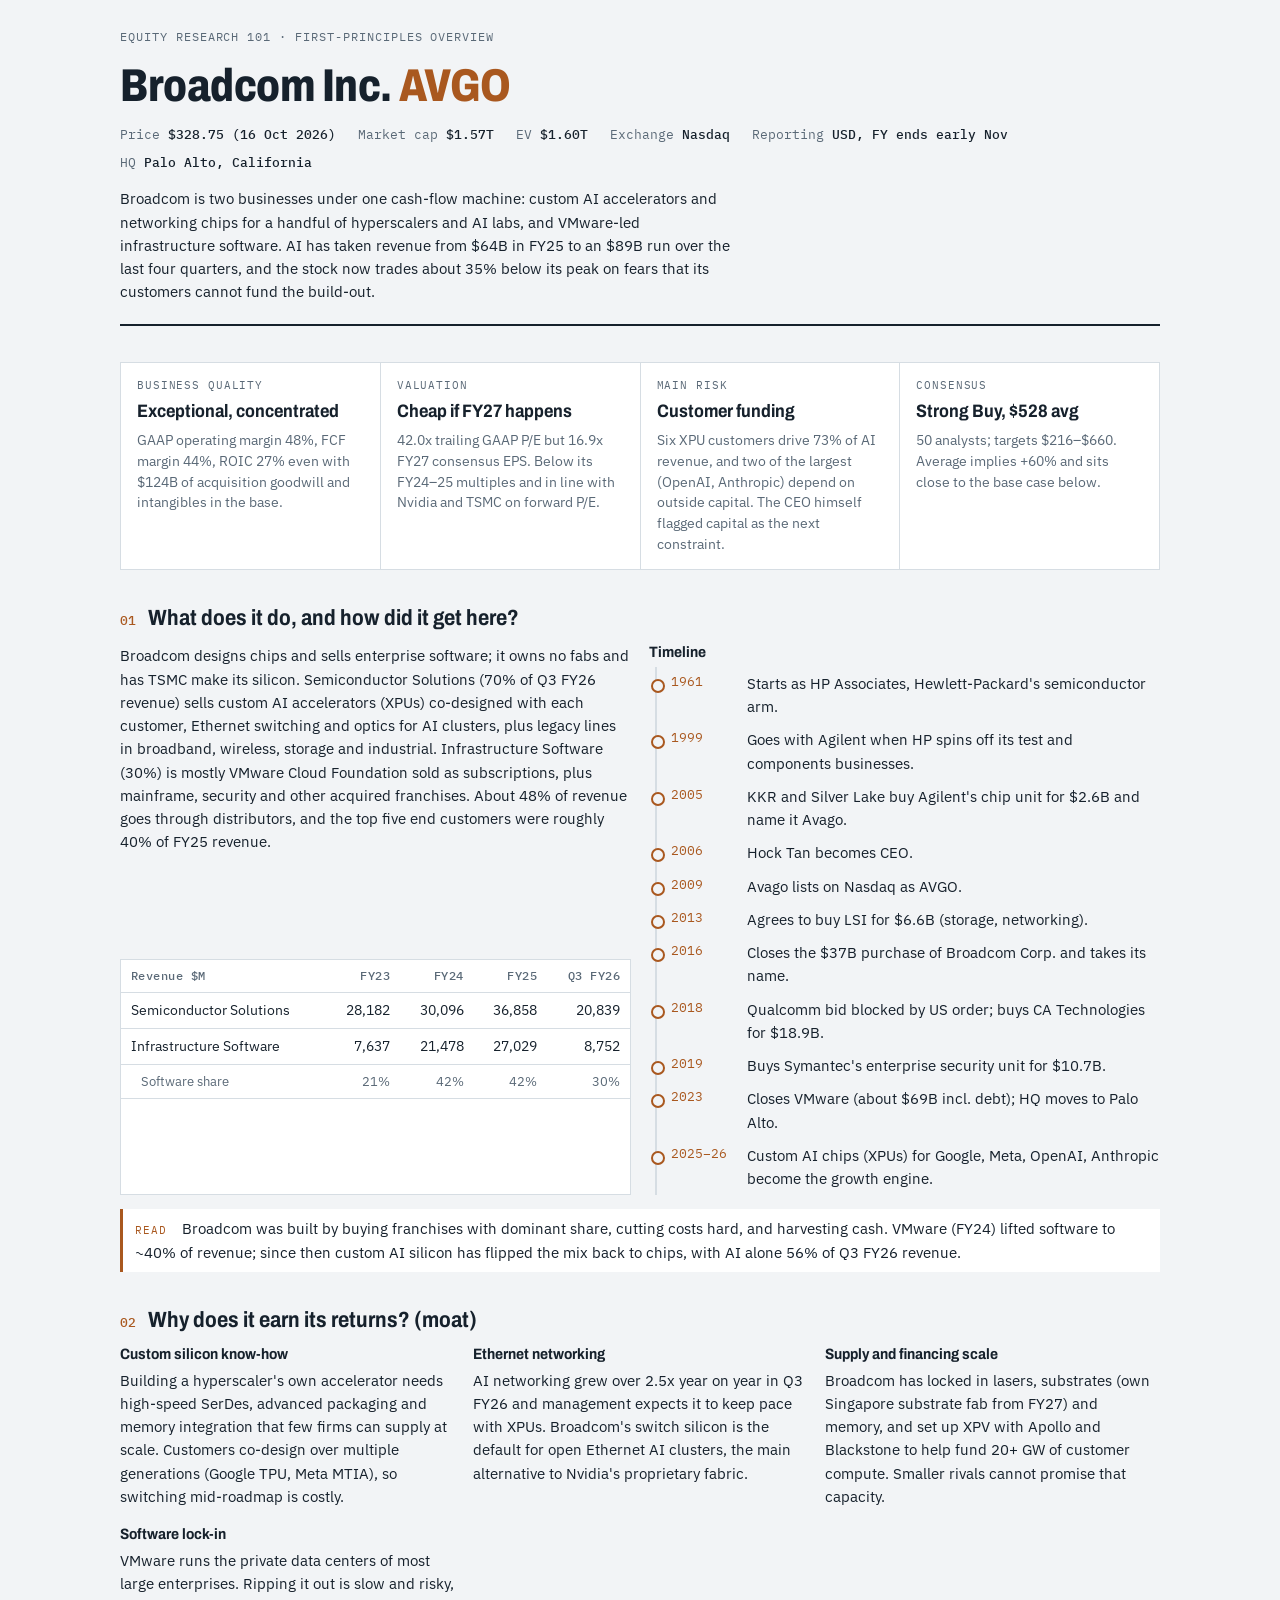
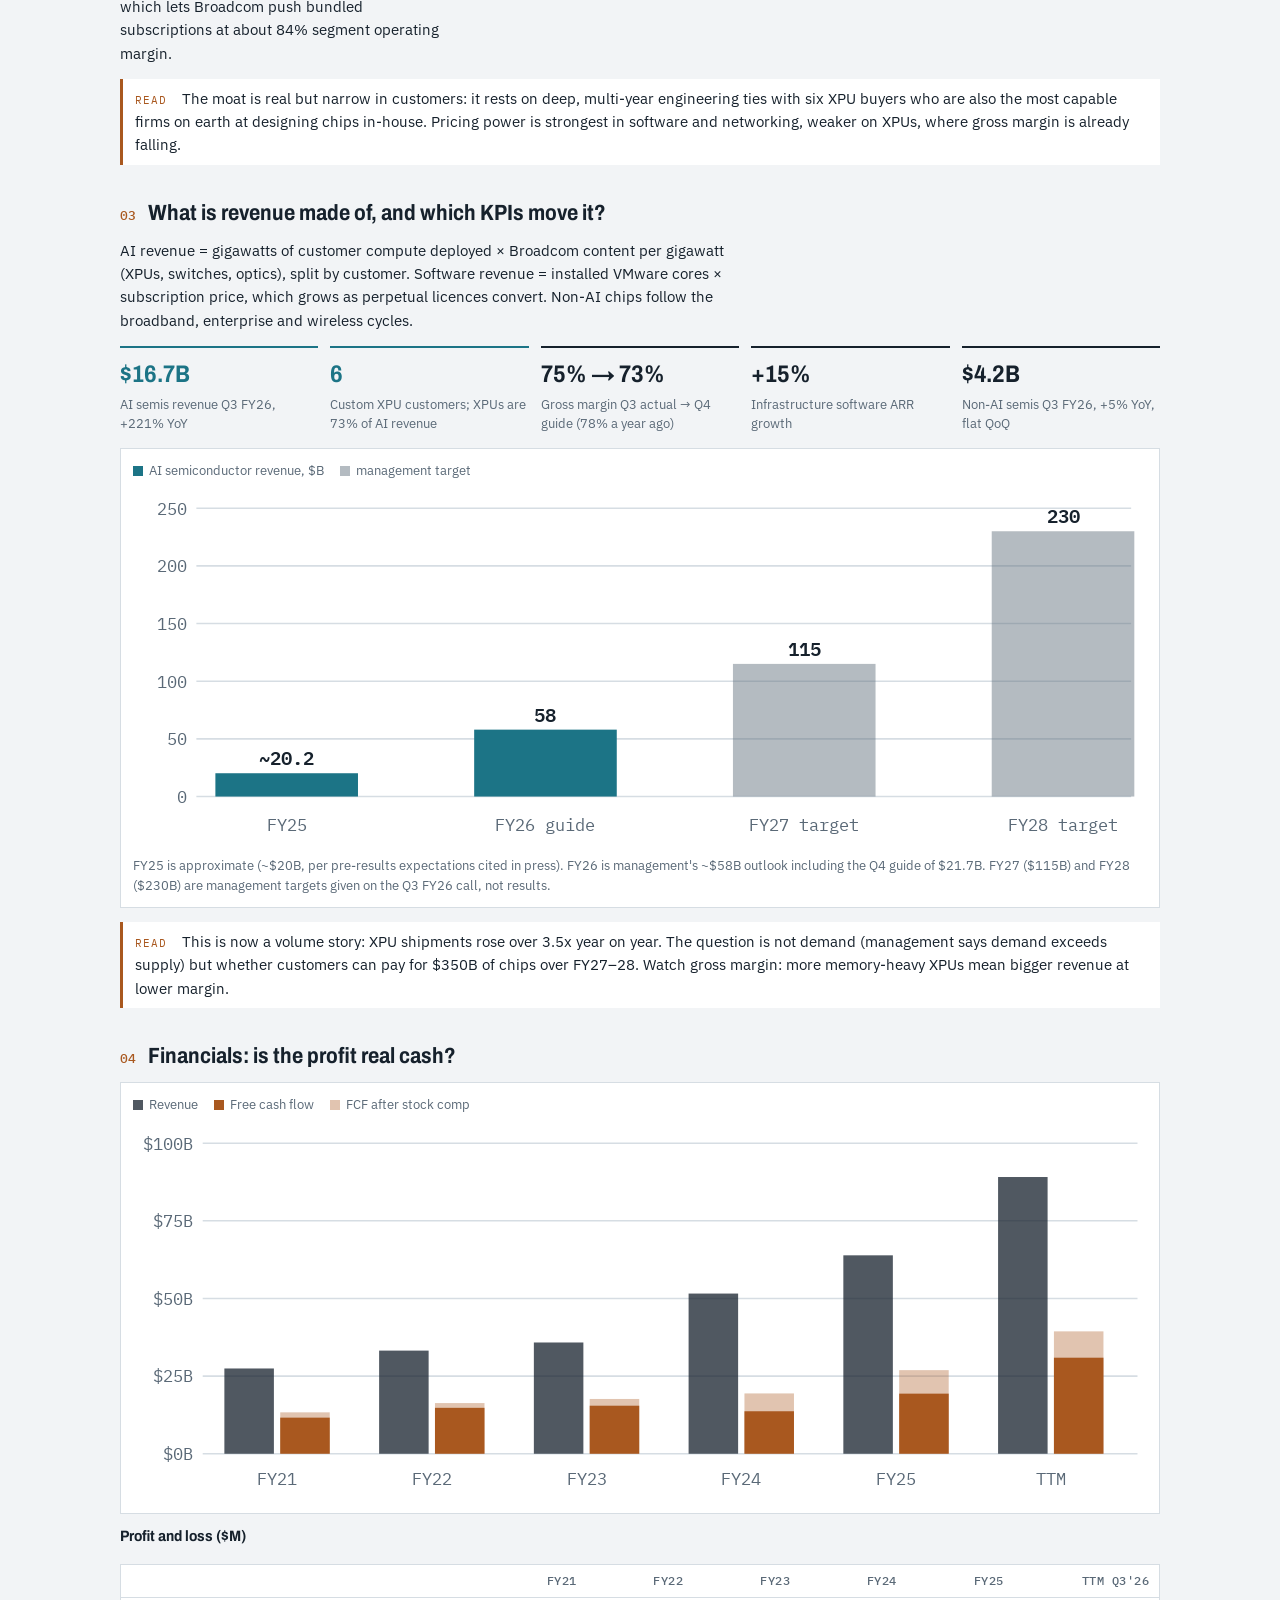
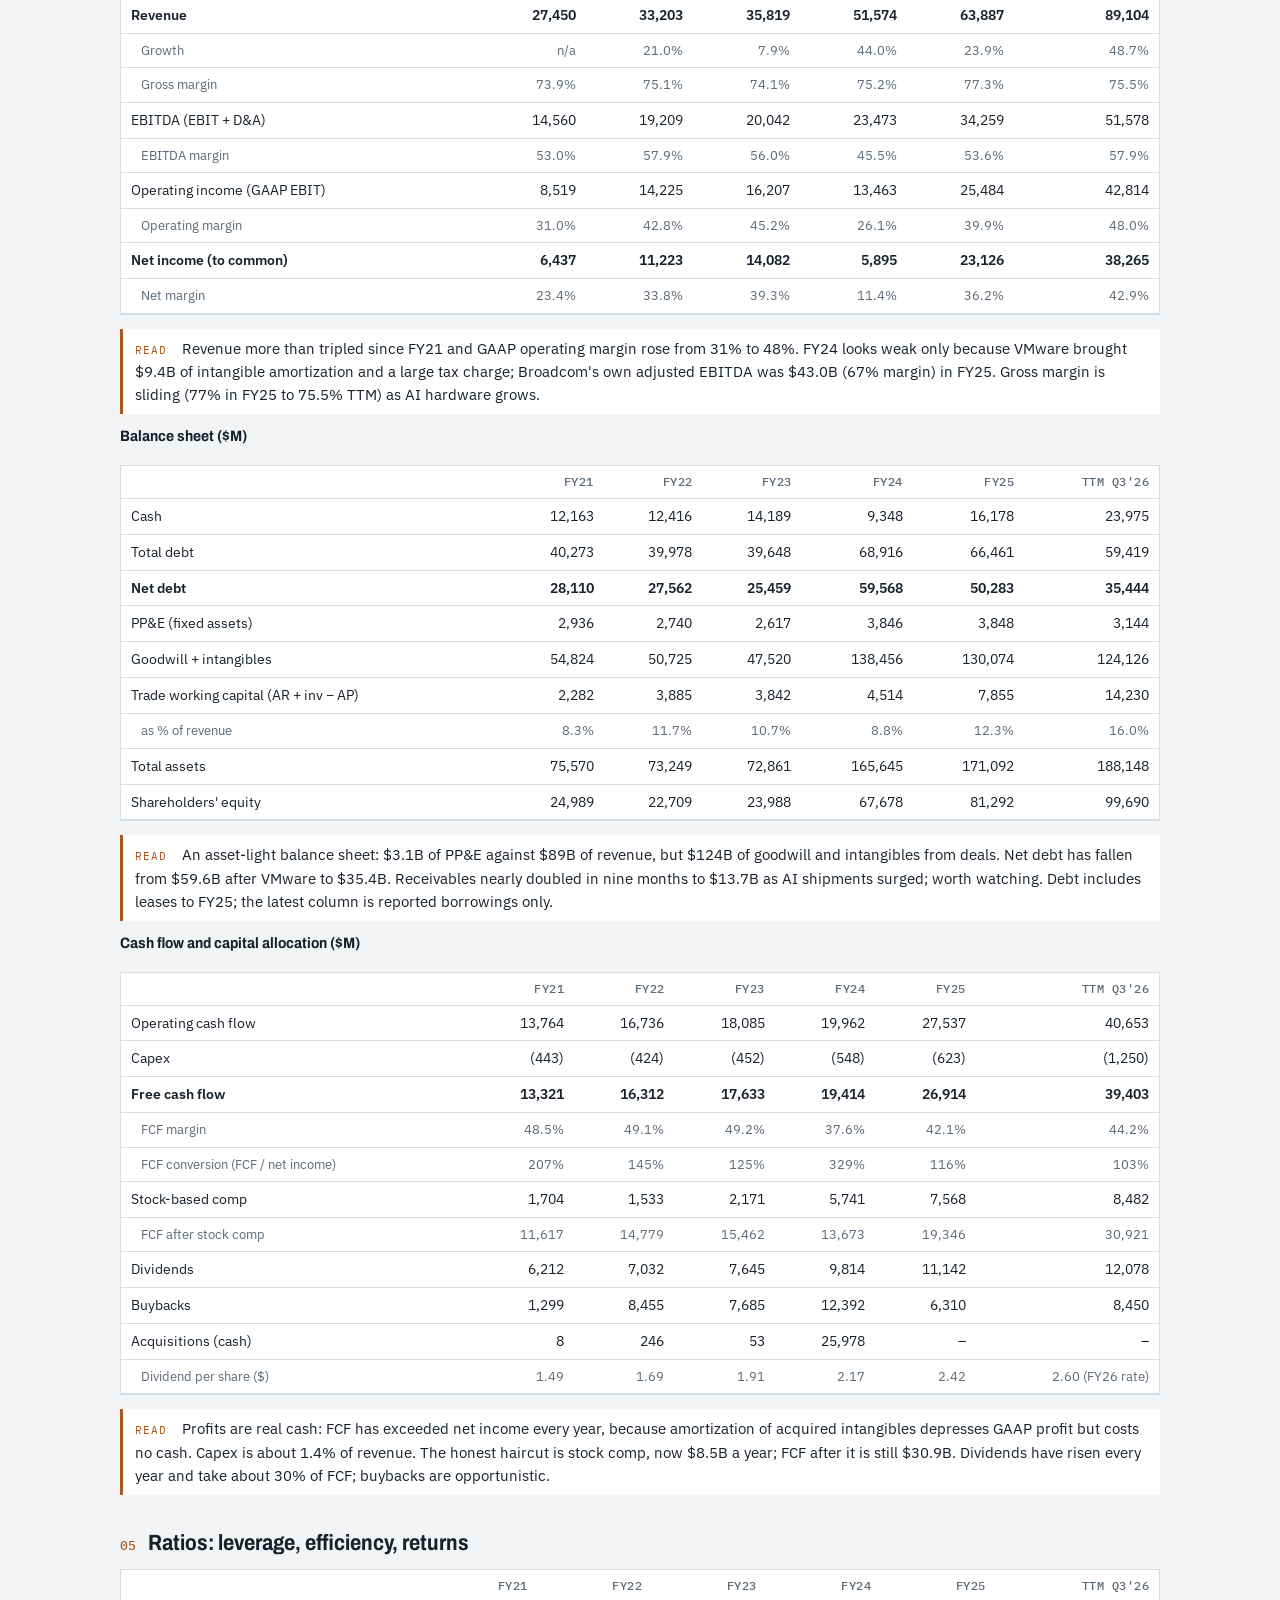
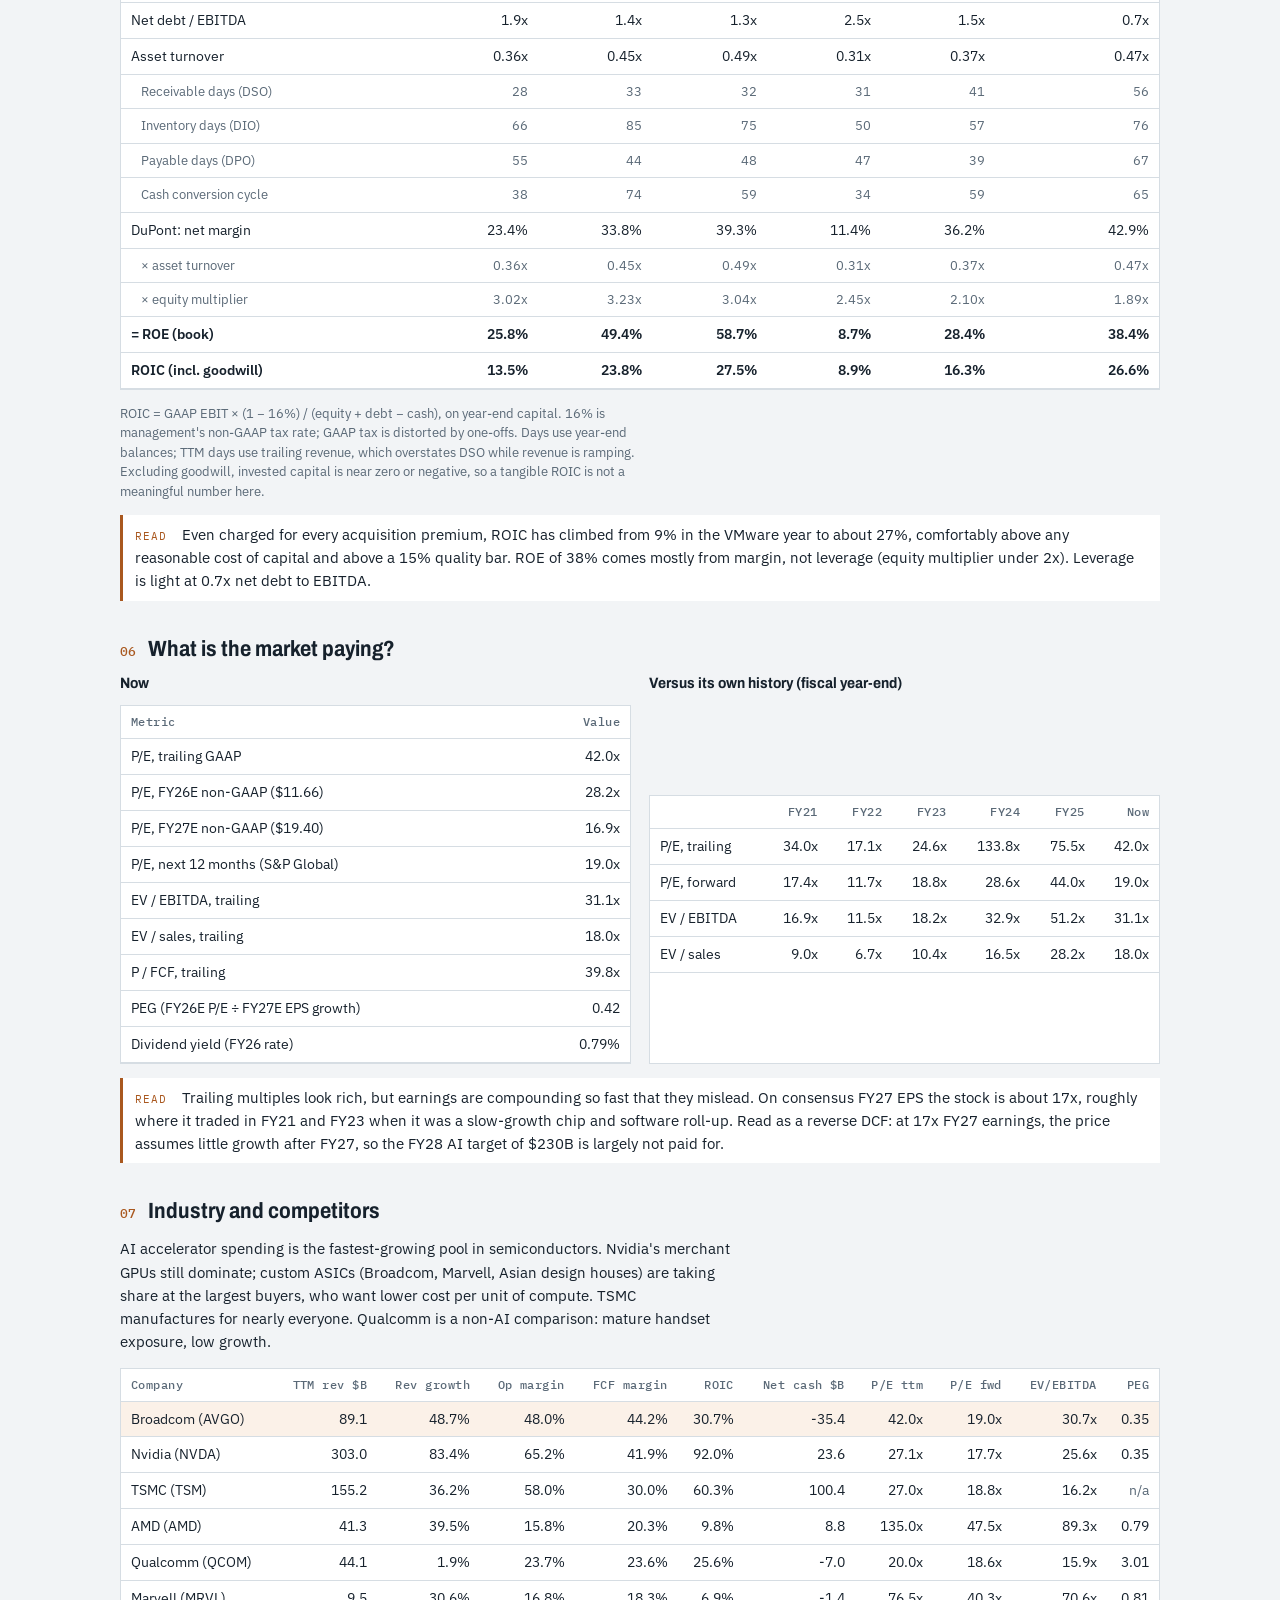
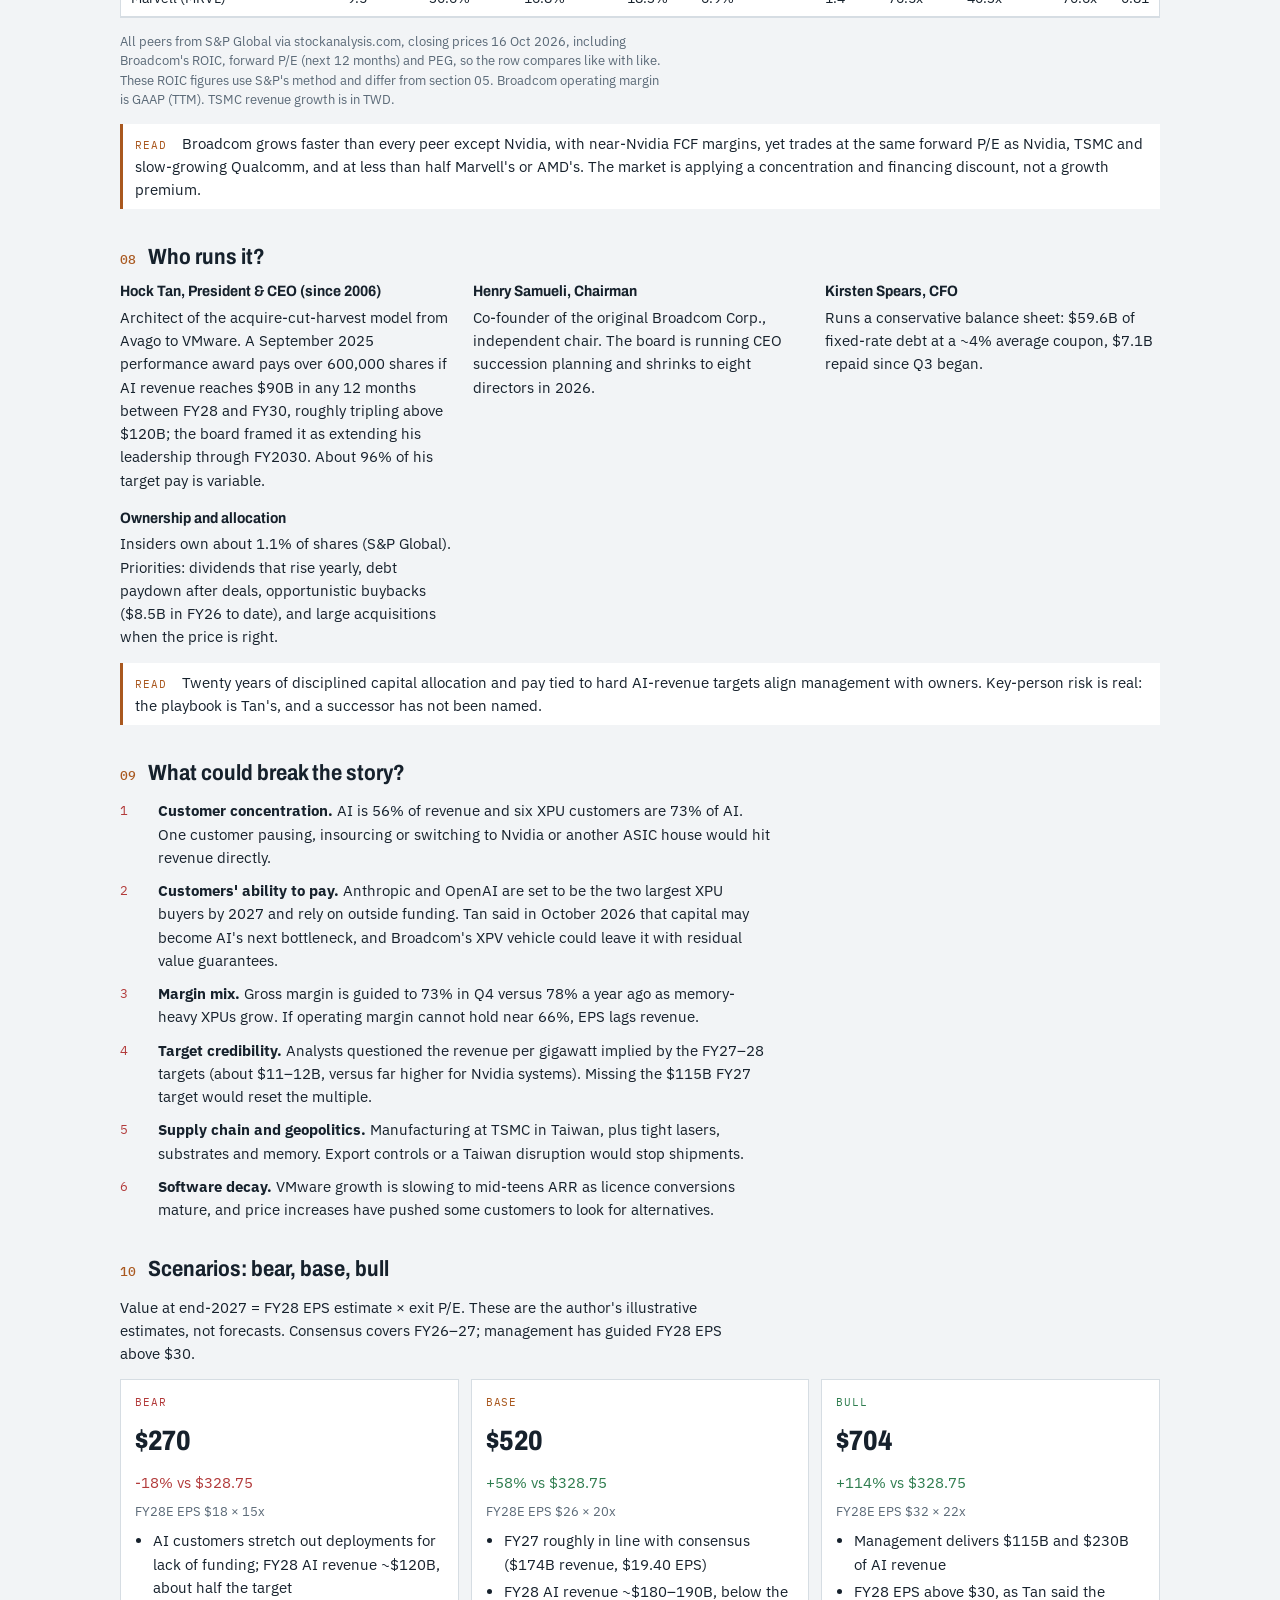
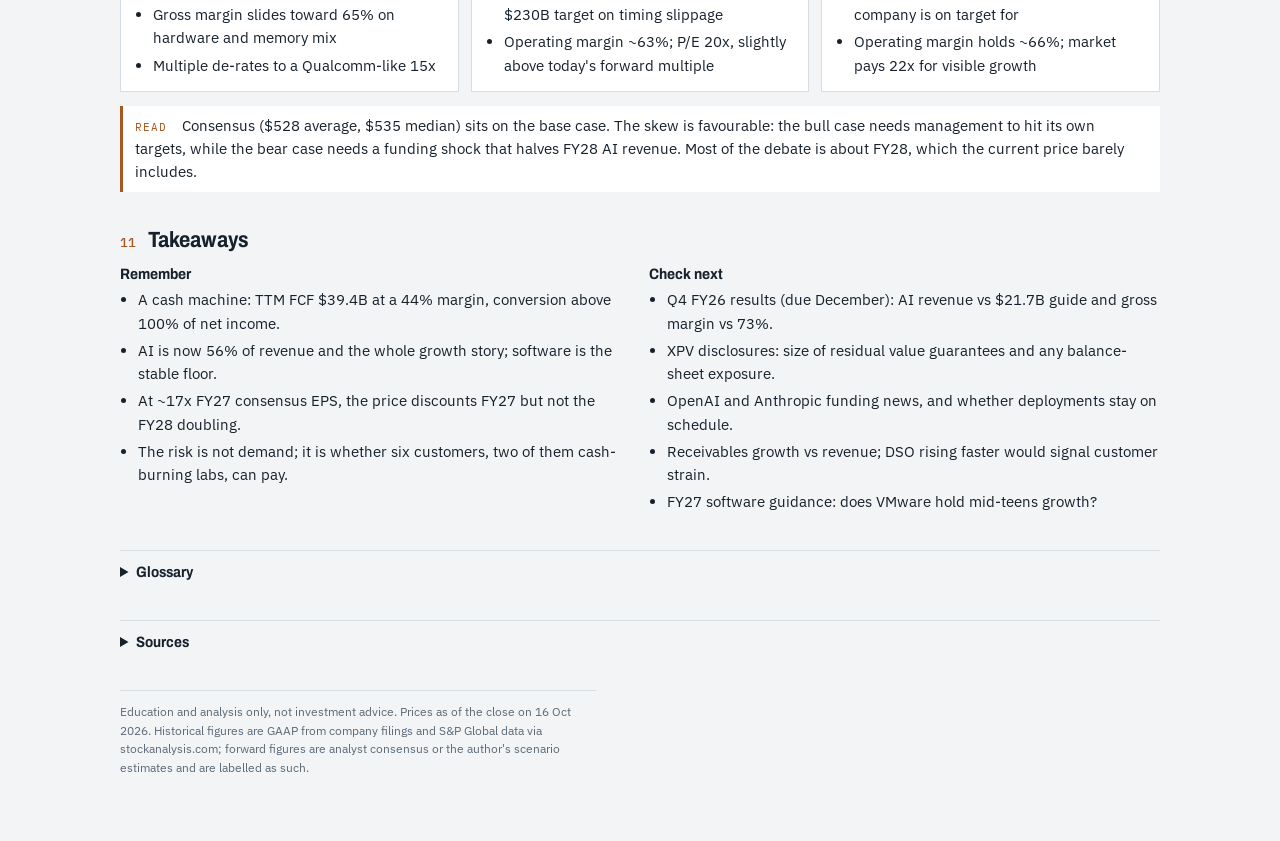
<file: reports/AVGO-overview.html>
<!doctype html><html><head><meta charset=utf8><meta name=viewport content="width=device-width,initial-scale=1,viewport-fit=cover"><style>:root{color-scheme:light;box-sizing:border-box;padding-top:env(safe-area-inset-top,0px);padding-bottom:env(safe-area-inset-bottom,0px)}html{scroll-padding-top:env(safe-area-inset-top,0px)}body{margin:0;padding:0;font:14px -apple-system,BlinkMacSystemFont,sans-serif;background:#fff;color:#000}img{max-width:100%}[hidden]:not([hidden=until-found i]){display:none!important}</style></head><body>
<title>Broadcom AVGO Overview</title>
<meta name="claude:viewport-fit-sides" content="cover">
<link rel="preconnect" href="https://fonts.googleapis.com">
<link rel="preconnect" href="https://fonts.gstatic.com" crossorigin>
<link rel="stylesheet" href="https://fonts.googleapis.com/css2?family=Archivo:wdth,wght@75..100,500..800&family=IBM+Plex+Sans:wght@400;500;600&family=IBM+Plex+Mono:wght@400;500&display=swap">
<style>
/* Layout: a single research-note column (max 1040px); each framework question is a numbered band with a "read" verdict line; tables scroll inside their own boxes. Palette: wafer slate + copper interconnect, teal reserved for AI. */
:root{
  --bg:#F2F4F6; --surface:#FFFFFF; --fg:#16212C; --muted:#5A6977; --line:#D6DDE3;
  --copper:#A9581F; --ai:#1C7486; --good:#2F7D4F; --bad:#B23A3A; --warnbg:#FBF1E8;
  --display:"Archivo","Arial Narrow",system-ui,sans-serif;
  --body:"IBM Plex Sans",system-ui,-apple-system,"Segoe UI",sans-serif;
  --mono:"IBM Plex Mono",ui-monospace,"SF Mono",Menlo,monospace;
}
@media (prefers-color-scheme:dark){:root:not([data-theme="light"]){
  --bg:#0E151C; --surface:#151F28; --fg:#E2E8EE; --muted:#93A3B2; --line:#28343F;
  --copper:#E0905A; --ai:#4FB6C9; --good:#62B884; --bad:#E07272; --warnbg:#2A2019; color-scheme:dark}}
:root[data-theme="dark"]{
  --bg:#0E151C; --surface:#151F28; --fg:#E2E8EE; --muted:#93A3B2; --line:#28343F;
  --copper:#E0905A; --ai:#4FB6C9; --good:#62B884; --bad:#E07272; --warnbg:#2A2019; color-scheme:dark}
body{background:var(--bg);color:var(--fg);font-family:var(--body);font-size:15px;line-height:1.55}
.wrap{max-width:1040px;margin:0 auto;padding-block:28px 64px;padding-left:max(16px,env(safe-area-inset-left,0px));padding-right:max(16px,env(safe-area-inset-right,0px));display:grid;gap:36px}
h1,h2,h3{font-family:var(--display);text-wrap:balance;margin:0;line-height:1.1}
h1{font-size:clamp(30px,5vw,46px);font-weight:800;font-stretch:80%;letter-spacing:-.01em}
h2{font-size:22px;font-weight:700;font-stretch:85%;display:flex;gap:12px;align-items:baseline}
h2 .n{font-family:var(--mono);font-size:13px;font-weight:500;color:var(--copper)}
h3{font-size:15px;font-weight:700;font-stretch:90%;margin-bottom:6px}
p{margin:0;max-width:68ch}
.eyebrow{font-family:var(--mono);font-size:12px;letter-spacing:.08em;text-transform:uppercase;color:var(--muted)}
header{display:grid;gap:14px;border-bottom:2px solid var(--fg);padding-bottom:20px}
.tick{display:flex;flex-wrap:wrap;gap:8px 22px;font-family:var(--mono);font-size:13px;color:var(--muted)}
.tick b{color:var(--fg);font-weight:500}
.verdict{display:grid;grid-template-columns:repeat(auto-fit,minmax(220px,1fr));gap:1px;background:var(--line);border:1px solid var(--line)}
.verdict div{background:var(--surface);padding:14px 16px;display:grid;gap:4px;align-content:start}
.verdict .k{font-family:var(--mono);font-size:11px;letter-spacing:.08em;text-transform:uppercase;color:var(--muted)}
.verdict .v{font-family:var(--display);font-weight:700;font-stretch:88%;font-size:18px}
.verdict p{font-size:13.5px;color:var(--muted)}
section{display:grid;gap:14px}
.read{border-left:3px solid var(--copper);padding:8px 12px;background:var(--surface);max-width:none}
.read::before{content:"Read  ";font-family:var(--mono);font-size:11px;letter-spacing:.08em;text-transform:uppercase;color:var(--copper);white-space:pre}
.cols{display:grid;grid-template-columns:repeat(auto-fit,minmax(280px,1fr));gap:18px}
.cols>*{min-width:0}
ul.tight{margin:0;padding-left:18px;display:grid;gap:4px}
.tbl{overflow-x:auto;border:1px solid var(--line);background:var(--surface)}
table{border-collapse:collapse;width:100%;font-size:13.5px;font-variant-numeric:tabular-nums}
th,td{padding:7px 10px;text-align:right;white-space:nowrap;border-bottom:1px solid var(--line)}
th:first-child,td:first-child{text-align:left;position:sticky;left:0;background:var(--surface)}
thead th{font-family:var(--mono);font-size:11.5px;font-weight:500;color:var(--muted);letter-spacing:.04em}
tr.sub td{color:var(--muted);font-size:12.5px}
tr.sub td:first-child{padding-left:20px}
tr.hl td{font-weight:600}
tr.me td{background:var(--warnbg)}
tr.me td:first-child{background:var(--warnbg)}
td.na{color:var(--muted)}
.timeline{display:grid;gap:0;border-left:2px solid var(--line);margin-left:6px}
.timeline div{display:grid;grid-template-columns:64px 1fr;gap:12px;padding:5px 0 5px 14px;position:relative}
.timeline div::before{content:"";position:absolute;left:-6px;top:12px;width:10px;height:10px;border-radius:50%;background:var(--bg);border:2px solid var(--copper)}
.timeline span{font-family:var(--mono);font-size:13px;color:var(--copper)}
.kpis{display:grid;grid-template-columns:repeat(auto-fit,minmax(170px,1fr));gap:12px}
.kpi{border-top:2px solid var(--fg);padding-top:8px;display:grid;gap:2px}
.kpi .v{font-family:var(--display);font-weight:700;font-size:24px;font-stretch:85%}
.kpi .k{font-size:12.5px;color:var(--muted)}
.kpi.ai{border-color:var(--ai)} .kpi.ai .v{color:var(--ai)}
.chart{background:var(--surface);border:1px solid var(--line);padding:12px;overflow-x:auto}
.chart svg{display:block;width:100%;min-width:420px;height:auto}
.chart .cap{font-size:12.5px;color:var(--muted);margin-top:6px}
.legend{display:flex;gap:16px;font-size:12.5px;color:var(--muted);margin-bottom:6px;flex-wrap:wrap}
.legend i{display:inline-block;width:10px;height:10px;margin-right:6px;vertical-align:-1px}
.scen{display:grid;grid-template-columns:repeat(auto-fit,minmax(230px,1fr));gap:12px}
.scen>div{background:var(--surface);border:1px solid var(--line);padding:14px;display:grid;gap:8px;align-content:start}
.scen .px{font-family:var(--display);font-size:28px;font-weight:800;font-stretch:80%}
.scen .tag{font-family:var(--mono);font-size:11px;letter-spacing:.08em;text-transform:uppercase}
.bear .tag{color:var(--bad)} .bull .tag{color:var(--good)} .base .tag{color:var(--copper)}
.pos{color:var(--good)} .neg{color:var(--bad)}
.risks{display:grid;gap:10px;counter-reset:r}
.risks>div{display:grid;grid-template-columns:28px 1fr;gap:10px}
.risks>div::before{counter-increment:r;content:counter(r);font-family:var(--mono);color:var(--bad);font-size:13px;padding-top:2px}
details{border-top:1px solid var(--line);padding-top:10px}
summary{cursor:pointer;font-family:var(--display);font-weight:700;font-stretch:88%}
summary:focus-visible,a:focus-visible{outline:2px solid var(--copper);outline-offset:2px}
dl.gloss{display:grid;grid-template-columns:minmax(120px,180px) 1fr;gap:6px 16px;margin:10px 0 0;font-size:13.5px}
dl.gloss dt{font-weight:600} dl.gloss dd{margin:0;color:var(--muted)}
.src{font-size:12.5px;color:var(--muted);display:grid;gap:3px;padding-left:18px;margin:0}
.src a{color:var(--muted)}
a{color:var(--copper)}
.disc{font-size:12px;color:var(--muted);border-top:1px solid var(--line);padding-top:12px}
.note{font-size:12.5px;color:var(--muted)}
@media (max-width:520px){dl.gloss{grid-template-columns:1fr}.timeline div{grid-template-columns:48px 1fr}}
</style>

<div class="wrap" id="app">
  <header>
    <div class="eyebrow">Equity research 101 · first-principles overview</div>
    <h1>Broadcom Inc. <span style="color:var(--copper)">AVGO</span></h1>
    <div class="tick" id="tick"></div>
    <p id="thesis"></p>
  </header>

  <div class="verdict" id="verdict"></div>

  <section id="s1">
    <h2><span class="n">01</span>What does it do, and how did it get here?</h2>
    <div class="cols">
      <div style="display:grid;gap:10px">
        <p id="bizDesc"></p>
        <div class="tbl"><table id="segTbl"></table></div>
      </div>
      <div><h3>Timeline</h3><div class="timeline" id="timeline"></div></div>
    </div>
    <p class="read" id="r1"></p>
  </section>

  <section id="s2">
    <h2><span class="n">02</span>Why does it earn its returns? (moat)</h2>
    <div class="cols" id="moat"></div>
    <p class="read" id="r2"></p>
  </section>

  <section id="s3">
    <h2><span class="n">03</span>What is revenue made of, and which KPIs move it?</h2>
    <p id="driverText"></p>
    <div class="kpis" id="kpis"></div>
    <div class="chart">
      <div class="legend"><span><i style="background:var(--ai)"></i>AI semiconductor revenue, $B</span><span><i style="background:var(--muted);opacity:.45"></i>management target</span></div>
      <svg id="aiChart" viewBox="0 0 640 230" role="img" aria-label="AI semiconductor revenue by fiscal year"></svg>
      <div class="cap" id="aiCap"></div>
    </div>
    <p class="read" id="r3"></p>
  </section>

  <section id="s4">
    <h2><span class="n">04</span>Financials: is the profit real cash?</h2>
    <div class="chart">
      <div class="legend"><span><i style="background:var(--fg);opacity:.75"></i>Revenue</span><span><i style="background:var(--copper)"></i>Free cash flow</span><span><i style="background:var(--copper);opacity:.35"></i>FCF after stock comp</span></div>
      <svg id="finChart" viewBox="0 0 640 240" role="img" aria-label="Revenue and free cash flow by year"></svg>
    </div>
    <h3>Profit and loss ($M)</h3>
    <div class="tbl"><table id="plTbl"></table></div>
    <p class="read" id="r4a"></p>
    <h3>Balance sheet ($M)</h3>
    <div class="tbl"><table id="bsTbl"></table></div>
    <p class="read" id="r4b"></p>
    <h3>Cash flow and capital allocation ($M)</h3>
    <div class="tbl"><table id="cfTbl"></table></div>
    <p class="read" id="r4c"></p>
  </section>

  <section id="s5">
    <h2><span class="n">05</span>Ratios: leverage, efficiency, returns</h2>
    <div class="tbl"><table id="ratioTbl"></table></div>
    <p class="note" id="ratioNote"></p>
    <p class="read" id="r5"></p>
  </section>

  <section id="s6">
    <h2><span class="n">06</span>What is the market paying?</h2>
    <div class="cols">
      <div style="display:grid;gap:8px"><h3>Now</h3><div class="tbl"><table id="valNow"></table></div></div>
      <div style="display:grid;gap:8px"><h3>Versus its own history (fiscal year-end)</h3><div class="tbl"><table id="valHist"></table></div></div>
    </div>
    <p class="read" id="r6"></p>
  </section>

  <section id="s7">
    <h2><span class="n">07</span>Industry and competitors</h2>
    <p id="industryText"></p>
    <div class="tbl"><table id="peerTbl"></table></div>
    <p class="note" id="peerNote"></p>
    <p class="read" id="r7"></p>
  </section>

  <section id="s8">
    <h2><span class="n">08</span>Who runs it?</h2>
    <div class="cols" id="mgmt"></div>
    <p class="read" id="r8"></p>
  </section>

  <section id="s9">
    <h2><span class="n">09</span>What could break the story?</h2>
    <div class="risks" id="risks"></div>
  </section>

  <section id="s10">
    <h2><span class="n">10</span>Scenarios: bear, base, bull</h2>
    <p id="scenIntro"></p>
    <div class="scen" id="scen"></div>
    <p class="read" id="r10"></p>
  </section>

  <section id="s11">
    <h2><span class="n">11</span>Takeaways</h2>
    <div class="cols">
      <div><h3>Remember</h3><ul class="tight" id="remember"></ul></div>
      <div><h3>Check next</h3><ul class="tight" id="checkNext"></ul></div>
    </div>
  </section>

  <details>
    <summary>Glossary</summary>
    <dl class="gloss" id="gloss"></dl>
  </details>
  <details>
    <summary>Sources</summary>
    <ol class="src" id="sources"></ol>
  </details>
  <p class="disc">Education and analysis only, not investment advice. Prices as of the close on 16 Oct 2026. Historical figures are GAAP from company filings and S&amp;P Global data via stockanalysis.com; forward figures are analyst consensus or the author's scenario estimates and are labelled as such.</p>
</div>

<script>
/* DATA schema: raw inputs only. Margins, growth, FCF, conversion, working capital, DuPont, ROIC, P/E, EV/EBITDA, PEG are computed below.
   Units: $M unless noted. Fiscal year ends late Oct / early Nov. Last column = trailing twelve months to 2 Aug 2026 (Q3 FY26). */
const DATA = {
  name:"Broadcom Inc.", ticker:"AVGO", exchange:"Nasdaq", currency:"USD",
  price:328.75, priceDate:"16 Oct 2026", sharesOut:4770, dilutedShares:4887,
  hq:"Palo Alto, California", employees:"~33,000 (Nov 2025)",
  years:["FY21","FY22","FY23","FY24","FY25","TTM Q3'26"],
  revenue:[27450,33203,35819,51574,63887,89104],
  cogs:[7162,8256,9272,12788,14486,21817],
  ebit:[8519,14225,16207,13463,25484,42814],
  da:[6041,4984,3835,10010,8775,8764],
  netIncome:[6437,11223,14082,5895,23126,38265],
  ocf:[13764,16736,18085,19962,27537,40653],
  capex:[443,424,452,548,623,1250],
  sbc:[1704,1533,2171,5741,7568,8482],
  dividends:[6212,7032,7645,9814,11142,12078],
  buybacks:[1299,8455,7685,12392,6310,8450],
  acquisitions:[8,246,53,25978,0,0],
  cash:[12163,12416,14189,9348,16178,23975],
  debt:[40273,39978,39648,68916,66461,59419],
  receivables:[2071,2958,3154,4416,7145,13707],
  inventory:[1297,1925,1898,1760,2270,4523],
  payables:[1086,998,1210,1662,1560,4000],
  ppe:[2936,2740,2617,3846,3848,3144],
  gwIntang:[54824,50725,47520,138456,130074,124126],
  totalAssets:[75570,73249,72861,165645,171092,188148],
  equity:[24989,22709,23988,67678,81292,99690],
  dps:[1.49,1.69,1.905,2.17,2.42,2.60],
  taxRate:0.16,
  eps:{fy25:6.82, fy26e:11.66, fy27e:19.40, fy28mgmt:30},
  revCons:{fy26e:105980, fy27e:173970},
  histVal:{pe:[34.00,17.07,24.57,133.83,75.48], fwdPe:[17.43,11.74,18.77,28.55,44.02], evEbitda:[16.86,11.47,18.17,32.90,51.19], evSales:[9.04,6.66,10.42,16.46,28.16]},
  ntmPe:18.96,
  consensus:{analysts:50, rating:"Strong Buy (40 SB, 7 Buy, 3 Hold)", low:215.88, avg:527.59, median:535, high:660},
  ai:{labels:["FY25","FY26 guide","FY27 target","FY28 target"], values:[20.2,58,115,230], est:[false,true,true,true]},
  peers:[
    {n:"Broadcom (AVGO)", me:true, rev:89.1, g:48.7, om:48.0, fcfm:44.2, roic:30.7, nc:-35.4, pe:41.96, fpe:18.96, ev:30.71, peg:0.35},
    {n:"Nvidia (NVDA)", rev:303.0, g:83.4, om:65.2, fcfm:41.9, roic:92.0, nc:23.6, pe:27.08, fpe:17.70, ev:25.57, peg:0.35},
    {n:"TSMC (TSM)", rev:155.2, g:36.2, om:58.0, fcfm:30.0, roic:60.3, nc:100.4, pe:26.98, fpe:18.83, ev:16.20, peg:null},
    {n:"AMD (AMD)", rev:41.3, g:39.5, om:15.8, fcfm:20.3, roic:9.8, nc:8.8, pe:134.96, fpe:47.54, ev:89.35, peg:0.79},
    {n:"Qualcomm (QCOM)", rev:44.1, g:1.9, om:23.7, fcfm:23.6, roic:25.6, nc:-7.0, pe:20.03, fpe:18.58, ev:15.90, peg:3.01},
    {n:"Marvell (MRVL)", rev:9.45, g:30.6, om:16.8, fcfm:18.3, roic:6.9, nc:-1.35, pe:76.55, fpe:40.32, ev:70.57, peg:0.81}
  ],
  segments:{cols:["FY23","FY24","FY25","Q3 FY26"], semis:[28182,30096,36858,20839], software:[7637,21478,27029,8752]},
  timeline:[
    ["1961","Starts as HP Associates, Hewlett-Packard's semiconductor arm."],
    ["1999","Goes with Agilent when HP spins off its test and components businesses."],
    ["2005","KKR and Silver Lake buy Agilent's chip unit for $2.6B and name it Avago."],
    ["2006","Hock Tan becomes CEO."],
    ["2009","Avago lists on Nasdaq as AVGO."],
    ["2013","Agrees to buy LSI for $6.6B (storage, networking)."],
    ["2016","Closes the $37B purchase of Broadcom Corp. and takes its name."],
    ["2018","Qualcomm bid blocked by US order; buys CA Technologies for $18.9B."],
    ["2019","Buys Symantec's enterprise security unit for $10.7B."],
    ["2023","Closes VMware (about $69B incl. debt); HQ moves to Palo Alto."],
    ["2025–26","Custom AI chips (XPUs) for Google, Meta, OpenAI, Anthropic become the growth engine."]
  ],
  sources:[
    ["Broadcom Q3 FY26 results (8-K exhibit 99), Sep 2026","https://www.sec.gov/Archives/edgar/data/0001730168/000173016826000076/avgo-08022026x8kxex99.htm"],
    ["Broadcom Q4 FY25 results (8-K exhibit 99), Dec 2025","https://www.sec.gov/Archives/edgar/data/1730168/000173016825000116/avgo-11022025x8kxex99.htm"],
    ["Broadcom Q4 FY23 results (8-K exhibit 99)","https://www.sec.gov/Archives/edgar/data/1730168/000173016823000093/avgo-10292023x8kxex99.htm"],
    ["Broadcom FY25 Form 10-K","https://www.sec.gov/Archives/edgar/data/1730168/000173016825000121/avgo-20251102.htm"],
    ["Broadcom FY26 proxy statement (DEF 14A) summary, Stock Titan","https://www.stocktitan.net/sec-filings/AVGO/def-14a-broadcom-inc-definitive-proxy-statement-0be829438949.html"],
    ["Q3 FY26 earnings call transcript, Motley Fool","https://www.fool.com/earnings/call-transcripts/2026/09/09/broadcom-avgo-q3-2026-earnings-call-transcript/"],
    ["Q3 FY26 call summary, BigGo Finance","https://finance.biggo.com/news/US_AVGO_2026-09-02"],
    ["AVGO income statement, balance sheet, cash flow, ratios, statistics, forecast (stockanalysis.com)","https://stockanalysis.com/stocks/avgo/financials/"],
    ["AVGO analyst forecast (stockanalysis.com)","https://stockanalysis.com/stocks/avgo/forecast/"],
    ["Operating income history (macrotrends)","https://www.macrotrends.net/stocks/charts/AVGO/AVGO/operating-income"],
    ["Peer statistics: NVDA, TSM, AMD, QCOM, MRVL (stockanalysis.com)","https://stockanalysis.com/stocks/nvda/statistics/"],
    ["CEO AI-revenue award, Nasdaq/MarketBeat","https://www.nasdaq.com/articles/broadcom-hits-record-high-after-ceo-hock-tan-ai-pay-package"],
    ["Broadcom falls on Tan's capital warning, 24/7 Wall St., 16 Oct 2026","https://247wallst.com/investing/2026/10/16/broadcom-falls-4-as-ceo-hock-tans-capital-warning-hangs-over-ai-chips-marvell-drops-4/"],
    ["Broadcom down 35% from peak, Benzinga, Oct 2026","https://www.benzinga.com/markets/equities/26/10/62428348/broadcom-stock-is-down-35-from-its-peak-as-ai-bubble-warnings-rise-but-analysts-stay-optimistic"],
    ["Broadcom history (Wikipedia)","https://en.wikipedia.org/wiki/Broadcom"]
  ]
};

/* ---------- helpers ---------- */
const $=id=>document.getElementById(id);
const N=DATA.years.length;
const fmt=(v,d=0)=>v==null||!isFinite(v)?"n/a":v.toLocaleString("en-US",{minimumFractionDigits:d,maximumFractionDigits:d});
const pct=(v,d=1)=>v==null||!isFinite(v)?"n/a":(v*100).toFixed(d)+"%";
const x=(v,d=1)=>v==null||!isFinite(v)?"n/a":v.toFixed(d)+"x";
const D=DATA;
const map=f=>D.years.map((_,i)=>f(i));

/* ---------- computed series ---------- */
const C={};
C.growth=map(i=>i?D.revenue[i]/D.revenue[i-1]-1:null);
C.growth[N-1]=0.4869; // TTM vs prior-year TTM (S&P Global); FY25 is not the right base for a TTM column
C.gm=map(i=>1-D.cogs[i]/D.revenue[i]);
C.ebitda=map(i=>D.ebit[i]+D.da[i]);
C.ebitdaM=map(i=>C.ebitda[i]/D.revenue[i]);
C.ebitM=map(i=>D.ebit[i]/D.revenue[i]);
C.netM=map(i=>D.netIncome[i]/D.revenue[i]);
C.fcf=map(i=>D.ocf[i]-D.capex[i]);
C.fcfM=map(i=>C.fcf[i]/D.revenue[i]);
C.conv=map(i=>C.fcf[i]/D.netIncome[i]);
C.fcfSbc=map(i=>C.fcf[i]-D.sbc[i]);
C.wc=map(i=>D.receivables[i]+D.inventory[i]-D.payables[i]);
C.wcPct=map(i=>C.wc[i]/D.revenue[i]);
C.netDebt=map(i=>D.debt[i]-D.cash[i]);
C.ndEbitda=map(i=>C.netDebt[i]/C.ebitda[i]);
C.assetTurn=map(i=>D.revenue[i]/D.totalAssets[i]);
C.eqMult=map(i=>D.totalAssets[i]/D.equity[i]);
C.roe=map(i=>C.netM[i]*C.assetTurn[i]*C.eqMult[i]);
C.dso=map(i=>D.receivables[i]/D.revenue[i]*365);
C.dio=map(i=>D.inventory[i]/D.cogs[i]*365);
C.dpo=map(i=>D.payables[i]/D.cogs[i]*365);
C.ccc=map(i=>C.dso[i]+C.dio[i]-C.dpo[i]);
C.ic=map(i=>D.equity[i]+D.debt[i]-D.cash[i]);
C.roic=map(i=>D.ebit[i]*(1-D.taxRate)/C.ic[i]);
C.roicTang=map(i=>D.ebit[i]*(1-D.taxRate)/(C.ic[i]-D.gwIntang[i]));
C.cashReturn=map(i=>D.dividends[i]+D.buybacks[i]);
const L=N-1;
const mcap=D.price*D.sharesOut; // $M
const ev=mcap+D.debt[L]-D.cash[L];
const ttmEps=D.netIncome[L]/D.dilutedShares;
const V={pe:D.price/ttmEps, evEbitda:ev/C.ebitda[L], evSales:ev/D.revenue[L], pFcf:mcap/C.fcf[L],
  fpe26:D.price/D.eps.fy26e, fpe27:D.price/D.eps.fy27e, g27:D.eps.fy27e/D.eps.fy26e-1, yield:D.dps[L]/D.price};
V.peg=V.fpe26/(V.g27*100);

/* ---------- table builder ---------- */
function table(el,head,rows){
  let h="<thead><tr>"+head.map(c=>`<th>${c}</th>`).join("")+"</tr></thead><tbody>";
  rows.forEach(r=>{h+=`<tr class="${r.cls||""}">`+`<td>${r.l}</td>`+r.v.map(c=>`<td class="${c==="n/a"?"na":""}">${c}</td>`).join("")+"</tr>";});
  $(el).innerHTML=h+"</tbody>";
}
const yrs=["",...D.years];

/* ---------- header & verdict ---------- */
$("tick").innerHTML=[
  ["Price",`$${D.price.toFixed(2)} (${D.priceDate})`],["Market cap",`$${fmt(mcap/1e6,2)}T`],["EV",`$${fmt(ev/1e6,2)}T`],
  ["Exchange",D.exchange],["Reporting",D.currency+", FY ends early Nov"],["HQ",D.hq]
].map(([k,v])=>`<span>${k} <b>${v}</b></span>`).join("");
$("thesis").textContent="Broadcom is two businesses under one cash-flow machine: custom AI accelerators and networking chips for a handful of hyperscalers and AI labs, and VMware-led infrastructure software. AI has taken revenue from $64B in FY25 to an $89B run over the last four quarters, and the stock now trades about 35% below its peak on fears that its customers cannot fund the build-out.";
$("verdict").innerHTML=[
  ["Business quality","Exceptional, concentrated",`GAAP operating margin ${pct(C.ebitM[L],0)}, FCF margin ${pct(C.fcfM[L],0)}, ROIC ${pct(C.roic[L],0)} even with $124B of acquisition goodwill and intangibles in the base.`],
  ["Valuation","Cheap if FY27 happens",`${x(V.pe)} trailing GAAP P/E but ${x(V.fpe27)} FY27 consensus EPS. Below its FY24–25 multiples and in line with Nvidia and TSMC on forward P/E.`],
  ["Main risk","Customer funding",`Six XPU customers drive 73% of AI revenue, and two of the largest (OpenAI, Anthropic) depend on outside capital. The CEO himself flagged capital as the next constraint.`],
  ["Consensus","Strong Buy, $528 avg",`${D.consensus.analysts} analysts; targets $216–$660. Average implies +${((D.consensus.avg/D.price-1)*100).toFixed(0)}% and sits close to the base case below.`]
].map(([k,v,p])=>`<div><span class="k">${k}</span><span class="v">${v}</span><p>${p}</p></div>`).join("");

/* ---------- 01 business ---------- */
$("bizDesc").textContent="Broadcom designs chips and sells enterprise software; it owns no fabs and has TSMC make its silicon. Semiconductor Solutions (70% of Q3 FY26 revenue) sells custom AI accelerators (XPUs) co-designed with each customer, Ethernet switching and optics for AI clusters, plus legacy lines in broadband, wireless, storage and industrial. Infrastructure Software (30%) is mostly VMware Cloud Foundation sold as subscriptions, plus mainframe, security and other acquired franchises. About 48% of revenue goes through distributors, and the top five end customers were roughly 40% of FY25 revenue.";
table("segTbl",["Revenue $M",...D.segments.cols],[
  {l:"Semiconductor Solutions",v:D.segments.semis.map(v=>fmt(v))},
  {l:"Infrastructure Software",v:D.segments.software.map(v=>fmt(v))},
  {l:"Software share",cls:"sub",v:D.segments.software.map((v,i)=>pct(v/(v+D.segments.semis[i]),0))}
]);
$("timeline").innerHTML=D.timeline.map(([y,t])=>`<div><span>${y}</span><p>${t}</p></div>`).join("");
$("r1").textContent="Broadcom was built by buying franchises with dominant share, cutting costs hard, and harvesting cash. VMware (FY24) lifted software to ~40% of revenue; since then custom AI silicon has flipped the mix back to chips, with AI alone 56% of Q3 FY26 revenue.";

/* ---------- 02 moat ---------- */
$("moat").innerHTML=[
  ["Custom silicon know-how","Building a hyperscaler's own accelerator needs high-speed SerDes, advanced packaging and memory integration that few firms can supply at scale. Customers co-design over multiple generations (Google TPU, Meta MTIA), so switching mid-roadmap is costly."],
  ["Ethernet networking","AI networking grew over 2.5x year on year in Q3 FY26 and management expects it to keep pace with XPUs. Broadcom's switch silicon is the default for open Ethernet AI clusters, the main alternative to Nvidia's proprietary fabric."],
  ["Supply and financing scale","Broadcom has locked in lasers, substrates (own Singapore substrate fab from FY27) and memory, and set up XPV with Apollo and Blackstone to help fund 20+ GW of customer compute. Smaller rivals cannot promise that capacity."],
  ["Software lock-in","VMware runs the private data centers of most large enterprises. Ripping it out is slow and risky, which lets Broadcom push bundled subscriptions at about 84% segment operating margin."]
].map(([h,t])=>`<div><h3>${h}</h3><p>${t}</p></div>`).join("");
$("r2").textContent="The moat is real but narrow in customers: it rests on deep, multi-year engineering ties with six XPU buyers who are also the most capable firms on earth at designing chips in-house. Pricing power is strongest in software and networking, weaker on XPUs, where gross margin is already falling.";

/* ---------- 03 drivers ---------- */
$("driverText").textContent="AI revenue = gigawatts of customer compute deployed × Broadcom content per gigawatt (XPUs, switches, optics), split by customer. Software revenue = installed VMware cores × subscription price, which grows as perpetual licences convert. Non-AI chips follow the broadband, enterprise and wireless cycles.";
$("kpis").innerHTML=[
  ["$16.7B","AI semis revenue Q3 FY26, +221% YoY",true],
  ["6","Custom XPU customers; XPUs are 73% of AI revenue",true],
  ["75% → 73%","Gross margin Q3 actual → Q4 guide (78% a year ago)"],
  ["+15%","Infrastructure software ARR growth"],
  ["$4.2B","Non-AI semis Q3 FY26, +5% YoY, flat QoQ"]
].map(([v,k,ai])=>`<div class="kpi ${ai?"ai":""}"><span class="v">${v}</span><span class="k">${k}</span></div>`).join("");
(function(){
  const s=$("aiChart"),W=640,H=230,pl=40,pb=34,pt=14,max=250,bw=90,gap=(W-pl-20-bw*4)/3;
  let g="";
  [0,50,100,150,200,250].forEach(t=>{const y=pt+(H-pt-pb)*(1-t/max);g+=`<line x1="${pl}" x2="${W-10}" y1="${y}" y2="${y}" style="stroke:var(--line)"/><text x="${pl-6}" y="${y+4}" text-anchor="end" style="fill:var(--muted);font:11px var(--mono)">${t}</text>`;});
  D.ai.values.forEach((v,i)=>{const h=(H-pt-pb)*v/max,xx=pl+12+i*(bw+gap),y=pt+(H-pt-pb)-h;
    g+=`<rect x="${xx}" y="${y}" width="${bw}" height="${h}" style="fill:${D.ai.est[i]&&i>1?"var(--muted)":"var(--ai)"};opacity:${D.ai.est[i]&&i>1?.45:1}"/>`;
    g+=`<text x="${xx+bw/2}" y="${y-5}" text-anchor="middle" style="fill:var(--fg);font:600 12px var(--mono)">${i===0?"~":""}${v}</text>`;
    g+=`<text x="${xx+bw/2}" y="${H-12}" text-anchor="middle" style="fill:var(--muted);font:11px var(--mono)">${D.ai.labels[i]}</text>`;});
  s.innerHTML=g;
  $("aiCap").textContent="FY25 is approximate (~$20B, per pre-results expectations cited in press). FY26 is management's ~$58B outlook including the Q4 guide of $21.7B. FY27 ($115B) and FY28 ($230B) are management targets given on the Q3 FY26 call, not results.";
})();
$("r3").textContent="This is now a volume story: XPU shipments rose over 3.5x year on year. The question is not demand (management says demand exceeds supply) but whether customers can pay for $350B of chips over FY27–28. Watch gross margin: more memory-heavy XPUs mean bigger revenue at lower margin.";

/* ---------- 04 financials ---------- */
(function(){
  const s=$("finChart"),W=640,H=240,pl=44,pb=30,pt=14,max=100000,grp=(W-pl-10)/N,bw=grp*0.32;
  let g="";
  [0,25,50,75,100].forEach(t=>{const y=pt+(H-pt-pb)*(1-t*1000/max);g+=`<line x1="${pl}" x2="${W-6}" y1="${y}" y2="${y}" style="stroke:var(--line)"/><text x="${pl-6}" y="${y+4}" text-anchor="end" style="fill:var(--muted);font:11px var(--mono)">$${t}B</text>`;});
  D.years.forEach((yr,i)=>{const x0=pl+i*grp+grp*0.14,ch=H-pt-pb;
    const hr=ch*D.revenue[i]/max,hf=ch*C.fcf[i]/max,hs=ch*Math.max(C.fcfSbc[i],0)/max;
    g+=`<rect x="${x0}" y="${pt+ch-hr}" width="${bw}" height="${hr}" style="fill:var(--fg);opacity:.75"/>`;
    g+=`<rect x="${x0+bw+4}" y="${pt+ch-hf}" width="${bw}" height="${hf}" style="fill:var(--copper);opacity:.35"/>`;
    g+=`<rect x="${x0+bw+4}" y="${pt+ch-hs}" width="${bw}" height="${hs}" style="fill:var(--copper)"/>`;
    g+=`<text x="${x0+bw+2}" y="${H-10}" text-anchor="middle" style="fill:var(--muted);font:11px var(--mono)">${yr.replace(" Q3'26","")}</text>`;});
  s.innerHTML=g;
})();
/* note: in the chart the light copper bar is total FCF; the solid copper inside it is FCF after stock comp */
table("plTbl",yrs,[
  {l:"Revenue",cls:"hl",v:D.revenue.map(v=>fmt(v))},
  {l:"Growth",cls:"sub",v:C.growth.map(v=>pct(v))},
  {l:"Gross margin",cls:"sub",v:C.gm.map(v=>pct(v))},
  {l:"EBITDA (EBIT + D&amp;A)",v:C.ebitda.map(v=>fmt(v))},
  {l:"EBITDA margin",cls:"sub",v:C.ebitdaM.map(v=>pct(v))},
  {l:"Operating income (GAAP EBIT)",v:D.ebit.map(v=>fmt(v))},
  {l:"Operating margin",cls:"sub",v:C.ebitM.map(v=>pct(v))},
  {l:"Net income (to common)",cls:"hl",v:D.netIncome.map(v=>fmt(v))},
  {l:"Net margin",cls:"sub",v:C.netM.map(v=>pct(v))}
]);
$("r4a").textContent="Revenue more than tripled since FY21 and GAAP operating margin rose from 31% to 48%. FY24 looks weak only because VMware brought $9.4B of intangible amortization and a large tax charge; Broadcom's own adjusted EBITDA was $43.0B (67% margin) in FY25. Gross margin is sliding (77% in FY25 to 75.5% TTM) as AI hardware grows.";
table("bsTbl",yrs,[
  {l:"Cash",v:D.cash.map(v=>fmt(v))},
  {l:"Total debt",v:D.debt.map(v=>fmt(v))},
  {l:"Net debt",cls:"hl",v:C.netDebt.map(v=>fmt(v))},
  {l:"PP&amp;E (fixed assets)",v:D.ppe.map(v=>fmt(v))},
  {l:"Goodwill + intangibles",v:D.gwIntang.map(v=>fmt(v))},
  {l:"Trade working capital (AR + inv − AP)",v:C.wc.map(v=>fmt(v))},
  {l:"as % of revenue",cls:"sub",v:C.wcPct.map(v=>pct(v))},
  {l:"Total assets",v:D.totalAssets.map(v=>fmt(v))},
  {l:"Shareholders' equity",v:D.equity.map(v=>fmt(v))}
]);
$("r4b").textContent="An asset-light balance sheet: $3.1B of PP&E against $89B of revenue, but $124B of goodwill and intangibles from deals. Net debt has fallen from $59.6B after VMware to $35.4B. Receivables nearly doubled in nine months to $13.7B as AI shipments surged; worth watching. Debt includes leases to FY25; the latest column is reported borrowings only.";
table("cfTbl",yrs,[
  {l:"Operating cash flow",v:D.ocf.map(v=>fmt(v))},
  {l:"Capex",v:D.capex.map(v=>"("+fmt(v)+")")},
  {l:"Free cash flow",cls:"hl",v:C.fcf.map(v=>fmt(v))},
  {l:"FCF margin",cls:"sub",v:C.fcfM.map(v=>pct(v))},
  {l:"FCF conversion (FCF / net income)",cls:"sub",v:C.conv.map(v=>pct(v,0))},
  {l:"Stock-based comp",v:D.sbc.map(v=>fmt(v))},
  {l:"FCF after stock comp",cls:"sub",v:C.fcfSbc.map(v=>fmt(v))},
  {l:"Dividends",v:D.dividends.map(v=>fmt(v))},
  {l:"Buybacks",v:D.buybacks.map(v=>fmt(v))},
  {l:"Acquisitions (cash)",v:D.acquisitions.map(v=>v?fmt(v):"–")},
  {l:"Dividend per share ($)",cls:"sub",v:D.dps.map((v,i)=>v.toFixed(2)+(i===L?" (FY26 rate)":""))}
]);
$("r4c").textContent="Profits are real cash: FCF has exceeded net income every year, because amortization of acquired intangibles depresses GAAP profit but costs no cash. Capex is about 1.4% of revenue. The honest haircut is stock comp, now $8.5B a year; FCF after it is still $30.9B. Dividends have risen every year and take about 30% of FCF; buybacks are opportunistic.";

/* ---------- 05 ratios ---------- */
table("ratioTbl",yrs,[
  {l:"Net debt / EBITDA",v:C.ndEbitda.map(v=>x(v))},
  {l:"Asset turnover",v:C.assetTurn.map(v=>x(v,2))},
  {l:"Receivable days (DSO)",cls:"sub",v:C.dso.map(v=>fmt(v))},
  {l:"Inventory days (DIO)",cls:"sub",v:C.dio.map(v=>fmt(v))},
  {l:"Payable days (DPO)",cls:"sub",v:C.dpo.map(v=>fmt(v))},
  {l:"Cash conversion cycle",cls:"sub",v:C.ccc.map(v=>fmt(v))},
  {l:"DuPont: net margin",v:C.netM.map(v=>pct(v))},
  {l:"× asset turnover",cls:"sub",v:C.assetTurn.map(v=>x(v,2))},
  {l:"× equity multiplier",cls:"sub",v:C.eqMult.map(v=>x(v,2))},
  {l:"= ROE (book)",cls:"hl",v:C.roe.map(v=>pct(v))},
  {l:"ROIC (incl. goodwill)",cls:"hl",v:C.roic.map(v=>pct(v))}
]);
$("ratioNote").textContent="ROIC = GAAP EBIT × (1 − 16%) / (equity + debt − cash), on year-end capital. 16% is management's non-GAAP tax rate; GAAP tax is distorted by one-offs. Days use year-end balances; TTM days use trailing revenue, which overstates DSO while revenue is ramping. Excluding goodwill, invested capital is near zero or negative, so a tangible ROIC is not a meaningful number here.";
$("r5").textContent="Even charged for every acquisition premium, ROIC has climbed from 9% in the VMware year to about 27%, comfortably above any reasonable cost of capital and above a 15% quality bar. ROE of 38% comes mostly from margin, not leverage (equity multiplier under 2x). Leverage is light at 0.7x net debt to EBITDA.";

/* ---------- 06 valuation ---------- */
table("valNow",["Metric","Value"],[
  {l:"P/E, trailing GAAP",v:[x(V.pe)]},
  {l:"P/E, FY26E non-GAAP ($11.66)",v:[x(V.fpe26)]},
  {l:"P/E, FY27E non-GAAP ($19.40)",v:[x(V.fpe27)]},
  {l:"P/E, next 12 months (S&amp;P Global)",v:[x(D.ntmPe)]},
  {l:"EV / EBITDA, trailing",v:[x(V.evEbitda)]},
  {l:"EV / sales, trailing",v:[x(V.evSales)]},
  {l:"P / FCF, trailing",v:[x(V.pFcf)]},
  {l:"PEG (FY26E P/E ÷ FY27E EPS growth)",v:[V.peg.toFixed(2)]},
  {l:"Dividend yield (FY26 rate)",v:[pct(V.yield,2)]}
]);
table("valHist",["",...D.years.slice(0,5),"Now"],[
  {l:"P/E, trailing",v:[...D.histVal.pe.map(v=>x(v)),x(V.pe)]},
  {l:"P/E, forward",v:[...D.histVal.fwdPe.map(v=>x(v)),x(D.ntmPe)]},
  {l:"EV / EBITDA",v:[...D.histVal.evEbitda.map(v=>x(v)),x(V.evEbitda)]},
  {l:"EV / sales",v:[...D.histVal.evSales.map(v=>x(v)),x(V.evSales)]}
]);
$("r6").textContent="Trailing multiples look rich, but earnings are compounding so fast that they mislead. On consensus FY27 EPS the stock is about 17x, roughly where it traded in FY21 and FY23 when it was a slow-growth chip and software roll-up. Read as a reverse DCF: at 17x FY27 earnings, the price assumes little growth after FY27, so the FY28 AI target of $230B is largely not paid for.";

/* ---------- 07 peers ---------- */
$("industryText").textContent="AI accelerator spending is the fastest-growing pool in semiconductors. Nvidia's merchant GPUs still dominate; custom ASICs (Broadcom, Marvell, Asian design houses) are taking share at the largest buyers, who want lower cost per unit of compute. TSMC manufactures for nearly everyone. Qualcomm is a non-AI comparison: mature handset exposure, low growth.";
table("peerTbl",["Company","TTM rev $B","Rev growth","Op margin","FCF margin","ROIC","Net cash $B","P/E ttm","P/E fwd","EV/EBITDA","PEG"],
  D.peers.map(p=>({l:p.n,cls:p.me?"me":"",v:[fmt(p.rev,1),p.g.toFixed(1)+"%",p.om.toFixed(1)+"%",p.fcfm.toFixed(1)+"%",p.roic.toFixed(1)+"%",fmt(p.nc,1),x(p.pe),x(p.fpe),x(p.ev),p.peg==null?"n/a":p.peg.toFixed(2)]})));
$("peerNote").textContent="All peers from S&P Global via stockanalysis.com, closing prices 16 Oct 2026, including Broadcom's ROIC, forward P/E (next 12 months) and PEG, so the row compares like with like. These ROIC figures use S&P's method and differ from section 05. Broadcom operating margin is GAAP (TTM). TSMC revenue growth is in TWD.";
$("r7").textContent="Broadcom grows faster than every peer except Nvidia, with near-Nvidia FCF margins, yet trades at the same forward P/E as Nvidia, TSMC and slow-growing Qualcomm, and at less than half Marvell's or AMD's. The market is applying a concentration and financing discount, not a growth premium.";

/* ---------- 08 management ---------- */
$("mgmt").innerHTML=[
  ["Hock Tan, President &amp; CEO (since 2006)","Architect of the acquire-cut-harvest model from Avago to VMware. A September 2025 performance award pays over 600,000 shares if AI revenue reaches $90B in any 12 months between FY28 and FY30, roughly tripling above $120B; the board framed it as extending his leadership through FY2030. About 96% of his target pay is variable."],
  ["Henry Samueli, Chairman","Co-founder of the original Broadcom Corp., independent chair. The board is running CEO succession planning and shrinks to eight directors in 2026."],
  ["Kirsten Spears, CFO","Runs a conservative balance sheet: $59.6B of fixed-rate debt at a ~4% average coupon, $7.1B repaid since Q3 began."],
  ["Ownership and allocation","Insiders own about 1.1% of shares (S&amp;P Global). Priorities: dividends that rise yearly, debt paydown after deals, opportunistic buybacks ($8.5B in FY26 to date), and large acquisitions when the price is right."]
].map(([h,t])=>`<div><h3>${h}</h3><p>${t}</p></div>`).join("");
$("r8").textContent="Twenty years of disciplined capital allocation and pay tied to hard AI-revenue targets align management with owners. Key-person risk is real: the playbook is Tan's, and a successor has not been named.";

/* ---------- 09 risks ---------- */
$("risks").innerHTML=[
  ["Customer concentration.","AI is 56% of revenue and six XPU customers are 73% of AI. One customer pausing, insourcing or switching to Nvidia or another ASIC house would hit revenue directly."],
  ["Customers' ability to pay.","Anthropic and OpenAI are set to be the two largest XPU buyers by 2027 and rely on outside funding. Tan said in October 2026 that capital may become AI's next bottleneck, and Broadcom's XPV vehicle could leave it with residual value guarantees."],
  ["Margin mix.","Gross margin is guided to 73% in Q4 versus 78% a year ago as memory-heavy XPUs grow. If operating margin cannot hold near 66%, EPS lags revenue."],
  ["Target credibility.","Analysts questioned the revenue per gigawatt implied by the FY27–28 targets (about $11–12B, versus far higher for Nvidia systems). Missing the $115B FY27 target would reset the multiple."],
  ["Supply chain and geopolitics.","Manufacturing at TSMC in Taiwan, plus tight lasers, substrates and memory. Export controls or a Taiwan disruption would stop shipments."],
  ["Software decay.","VMware growth is slowing to mid-teens ARR as licence conversions mature, and price increases have pushed some customers to look for alternatives."]
].map(([h,t])=>`<div><p><b>${h}</b> ${t}</p></div>`).join("");

/* ---------- 10 scenarios (author estimates; value at end-2027 = FY28E EPS × P/E) ---------- */
const S=[
  {c:"bear",t:"Bear",eps:18,pe:15,a:["AI customers stretch out deployments for lack of funding; FY28 AI revenue ~$120B, about half the target","Gross margin slides toward 65% on hardware and memory mix","Multiple de-rates to a Qualcomm-like 15x"]},
  {c:"base",t:"Base",eps:26,pe:20,a:["FY27 roughly in line with consensus ($174B revenue, $19.40 EPS)","FY28 AI revenue ~$180–190B, below the $230B target on timing slippage","Operating margin ~63%; P/E 20x, slightly above today's forward multiple"]},
  {c:"bull",t:"Bull",eps:32,pe:22,a:["Management delivers $115B and $230B of AI revenue","FY28 EPS above $30, as Tan said the company is on target for","Operating margin holds ~66%; market pays 22x for visible growth"]}
];
$("scenIntro").textContent="Value at end-2027 = FY28 EPS estimate × exit P/E. These are the author's illustrative estimates, not forecasts. Consensus covers FY26–27; management has guided FY28 EPS above $30.";
$("scen").innerHTML=S.map(s=>{const px=s.eps*s.pe,up=px/D.price-1;
  return `<div class="${s.c}"><span class="tag">${s.t}</span><span class="px">$${fmt(px)}</span><span class="${up>=0?"pos":"neg"}">${up>=0?"+":""}${(up*100).toFixed(0)}% vs $${D.price}</span><span class="note">FY28E EPS $${s.eps} × ${s.pe}x</span><ul class="tight">${s.a.map(a=>`<li>${a}</li>`).join("")}</ul></div>`}).join("");
$("r10").textContent="Consensus ($528 average, $535 median) sits on the base case. The skew is favourable: the bull case needs management to hit its own targets, while the bear case needs a funding shock that halves FY28 AI revenue. Most of the debate is about FY28, which the current price barely includes.";

/* ---------- 11 takeaways ---------- */
$("remember").innerHTML=[
  "A cash machine: TTM FCF $39.4B at a 44% margin, conversion above 100% of net income.",
  "AI is now 56% of revenue and the whole growth story; software is the stable floor.",
  "At ~17x FY27 consensus EPS, the price discounts FY27 but not the FY28 doubling.",
  "The risk is not demand; it is whether six customers, two of them cash-burning labs, can pay."
].map(t=>`<li>${t}</li>`).join("");
$("checkNext").innerHTML=[
  "Q4 FY26 results (due December): AI revenue vs $21.7B guide and gross margin vs 73%.",
  "XPV disclosures: size of residual value guarantees and any balance-sheet exposure.",
  "OpenAI and Anthropic funding news, and whether deployments stay on schedule.",
  "Receivables growth vs revenue; DSO rising faster would signal customer strain.",
  "FY27 software guidance: does VMware hold mid-teens growth?"
].map(t=>`<li>${t}</li>`).join("");

/* ---------- glossary & sources ---------- */
$("gloss").innerHTML=[
  ["XPU","A custom AI accelerator chip designed with one customer (e.g. Google's TPU)."],
  ["EBITDA","Operating profit before depreciation and amortization; here GAAP EBIT + D&A, before stock comp add-backs."],
  ["FCF conversion","Free cash flow ÷ net income. Above 100% means profits understate cash."],
  ["ROIC","After-tax operating profit ÷ capital invested by lenders and shareholders."],
  ["DuPont ROE","Net margin × asset turnover × equity multiplier: shows whether ROE comes from profitability, efficiency or leverage."],
  ["PEG","P/E divided by expected EPS growth in %. Below 1 suggests growth is cheap, if the growth arrives."],
  ["Reverse DCF","Starting from the price and asking what growth it already assumes."],
  ["GW","Gigawatt of data-centre power; AI labs now size compute purchases this way."]
].map(([t,d])=>`<dt>${t}</dt><dd>${d}</dd>`).join("");
$("sources").innerHTML=D.sources.map(([t,u])=>`<li><a href="${u}" target="_blank" rel="noopener">${t}</a></li>`).join("");
</script>

</body></html>
</file>
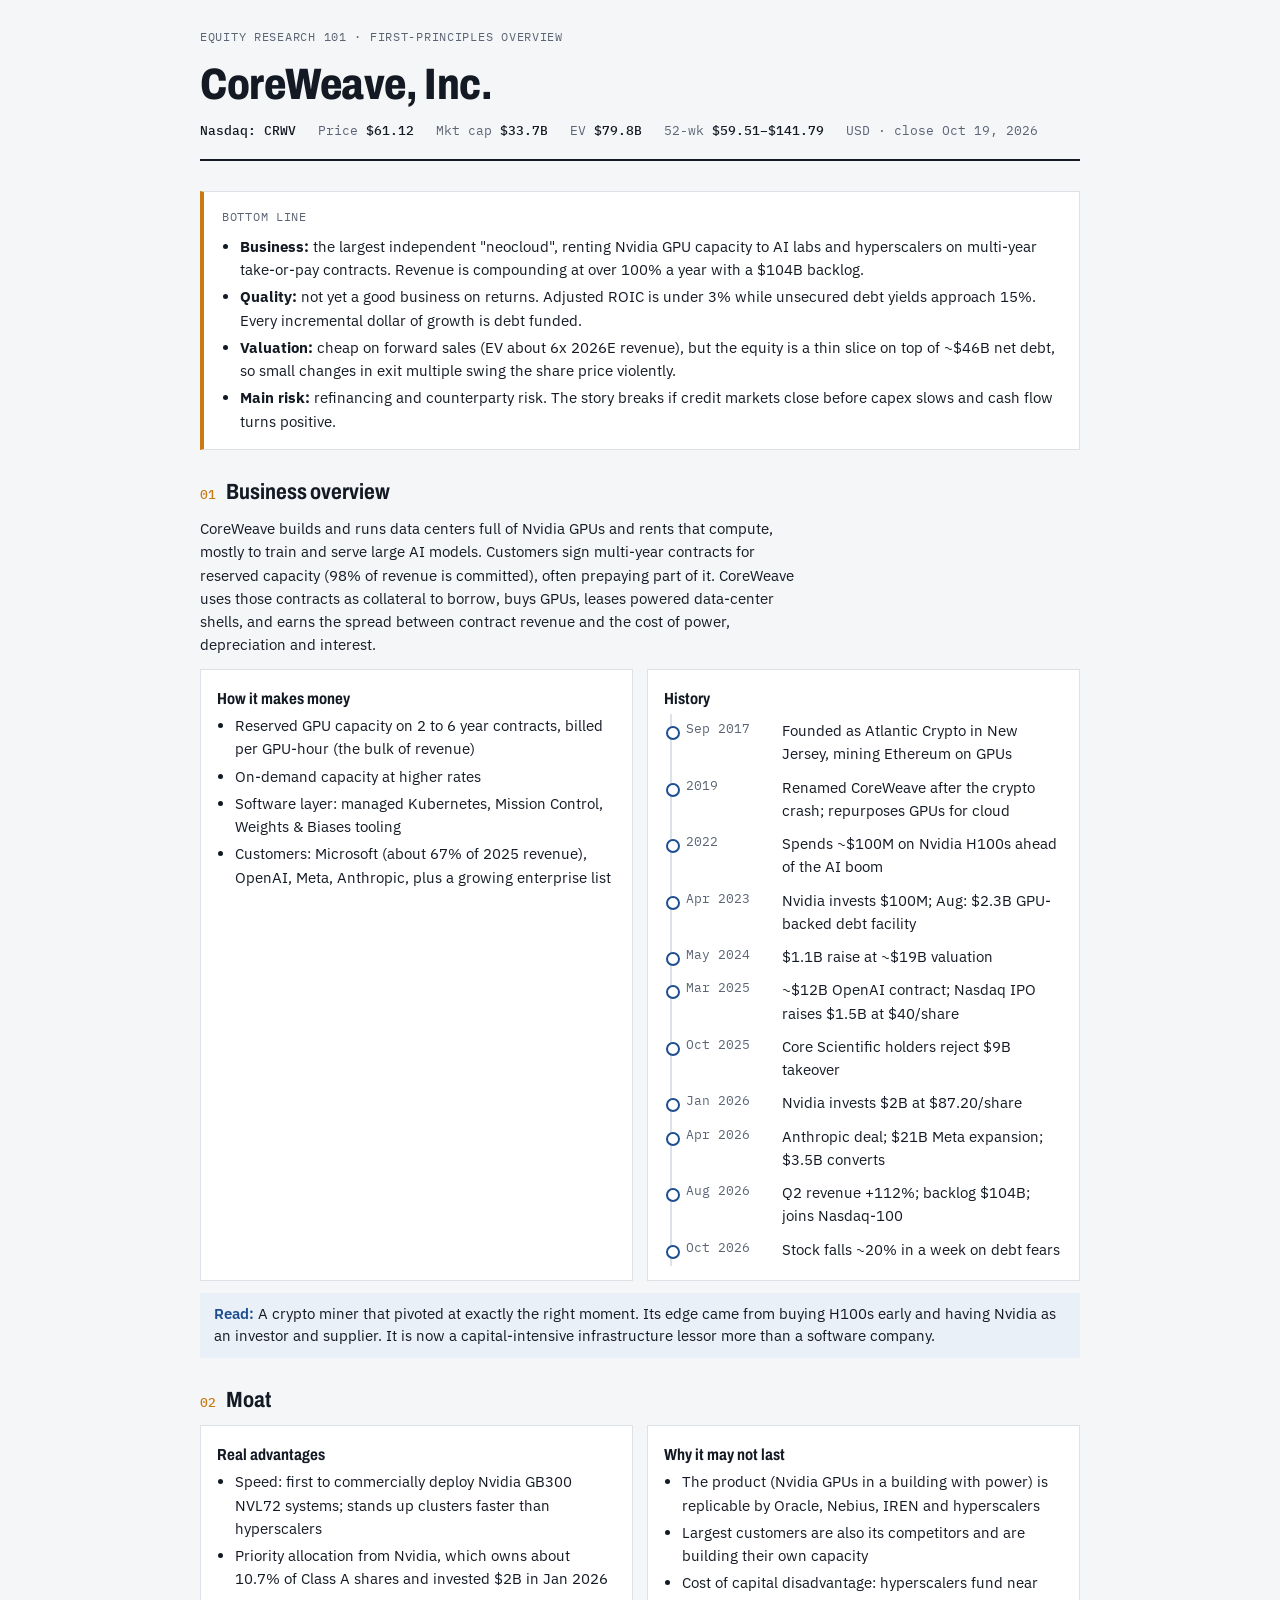
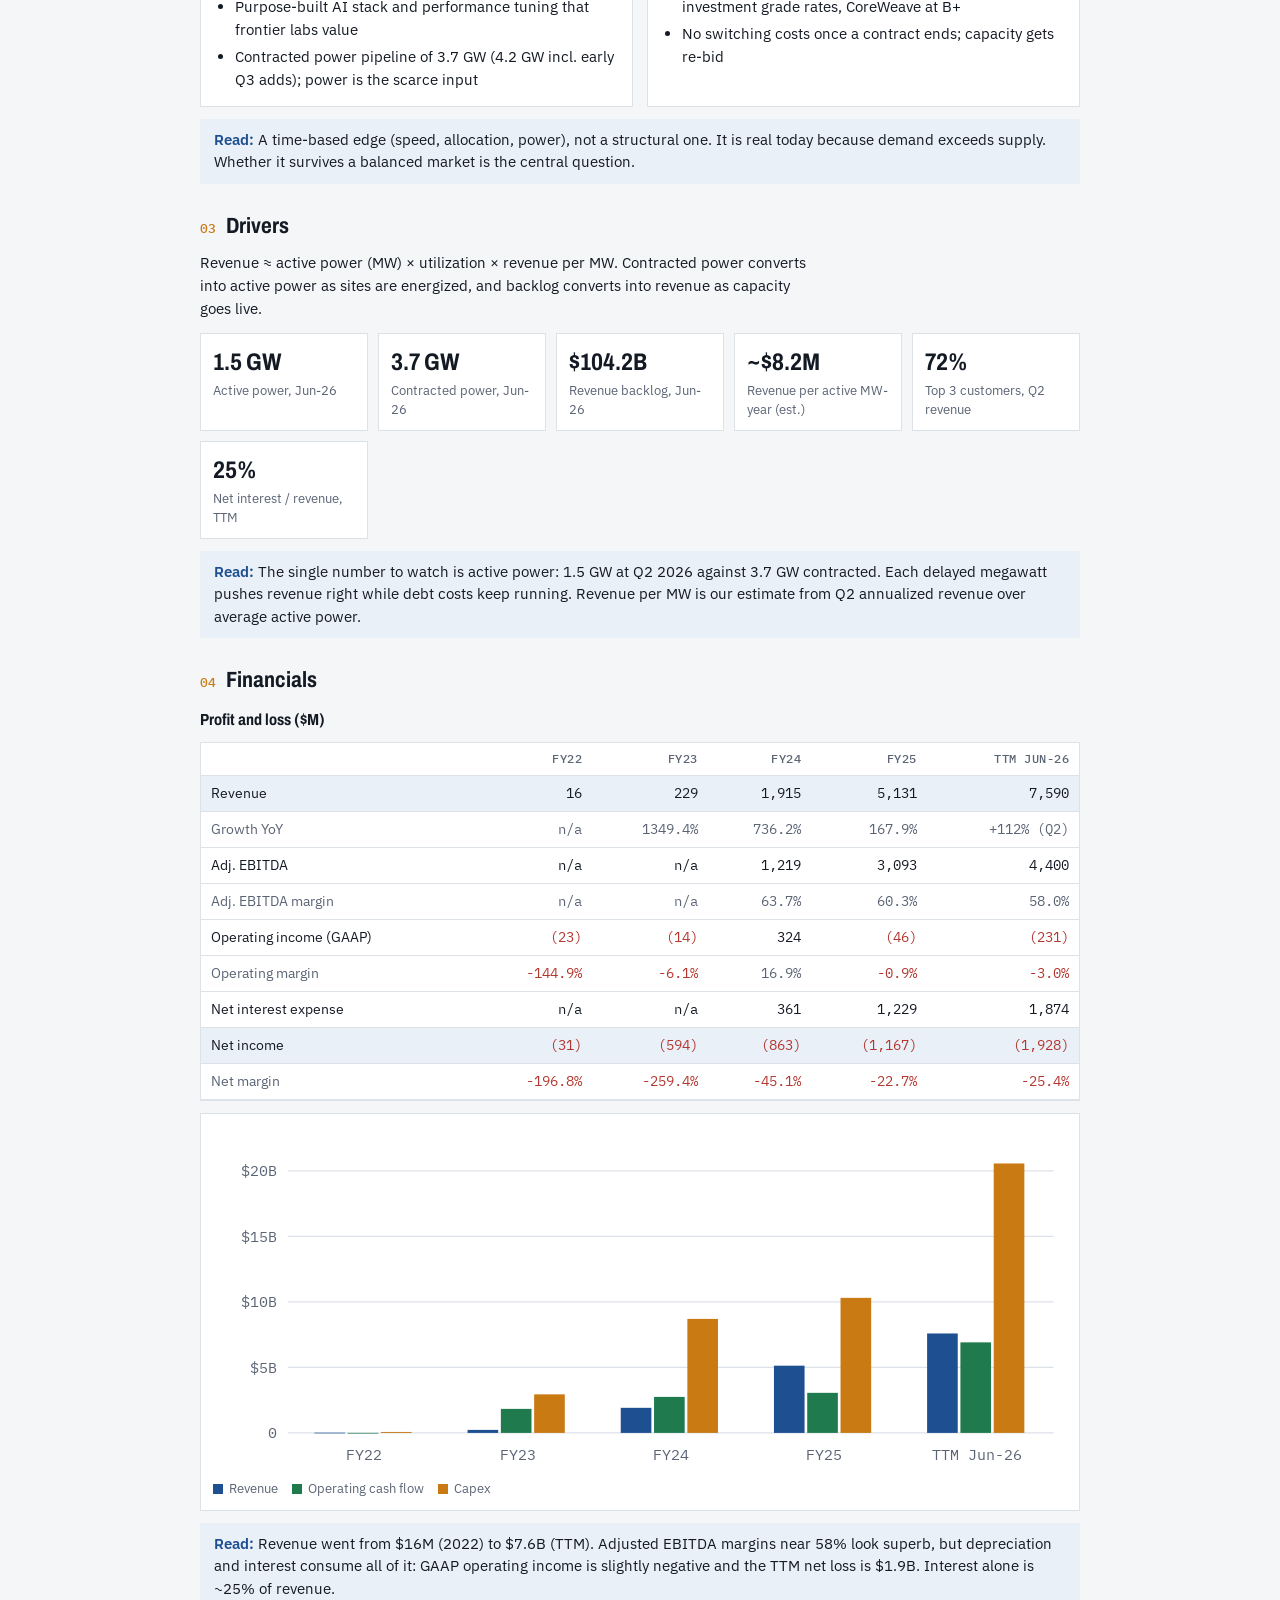
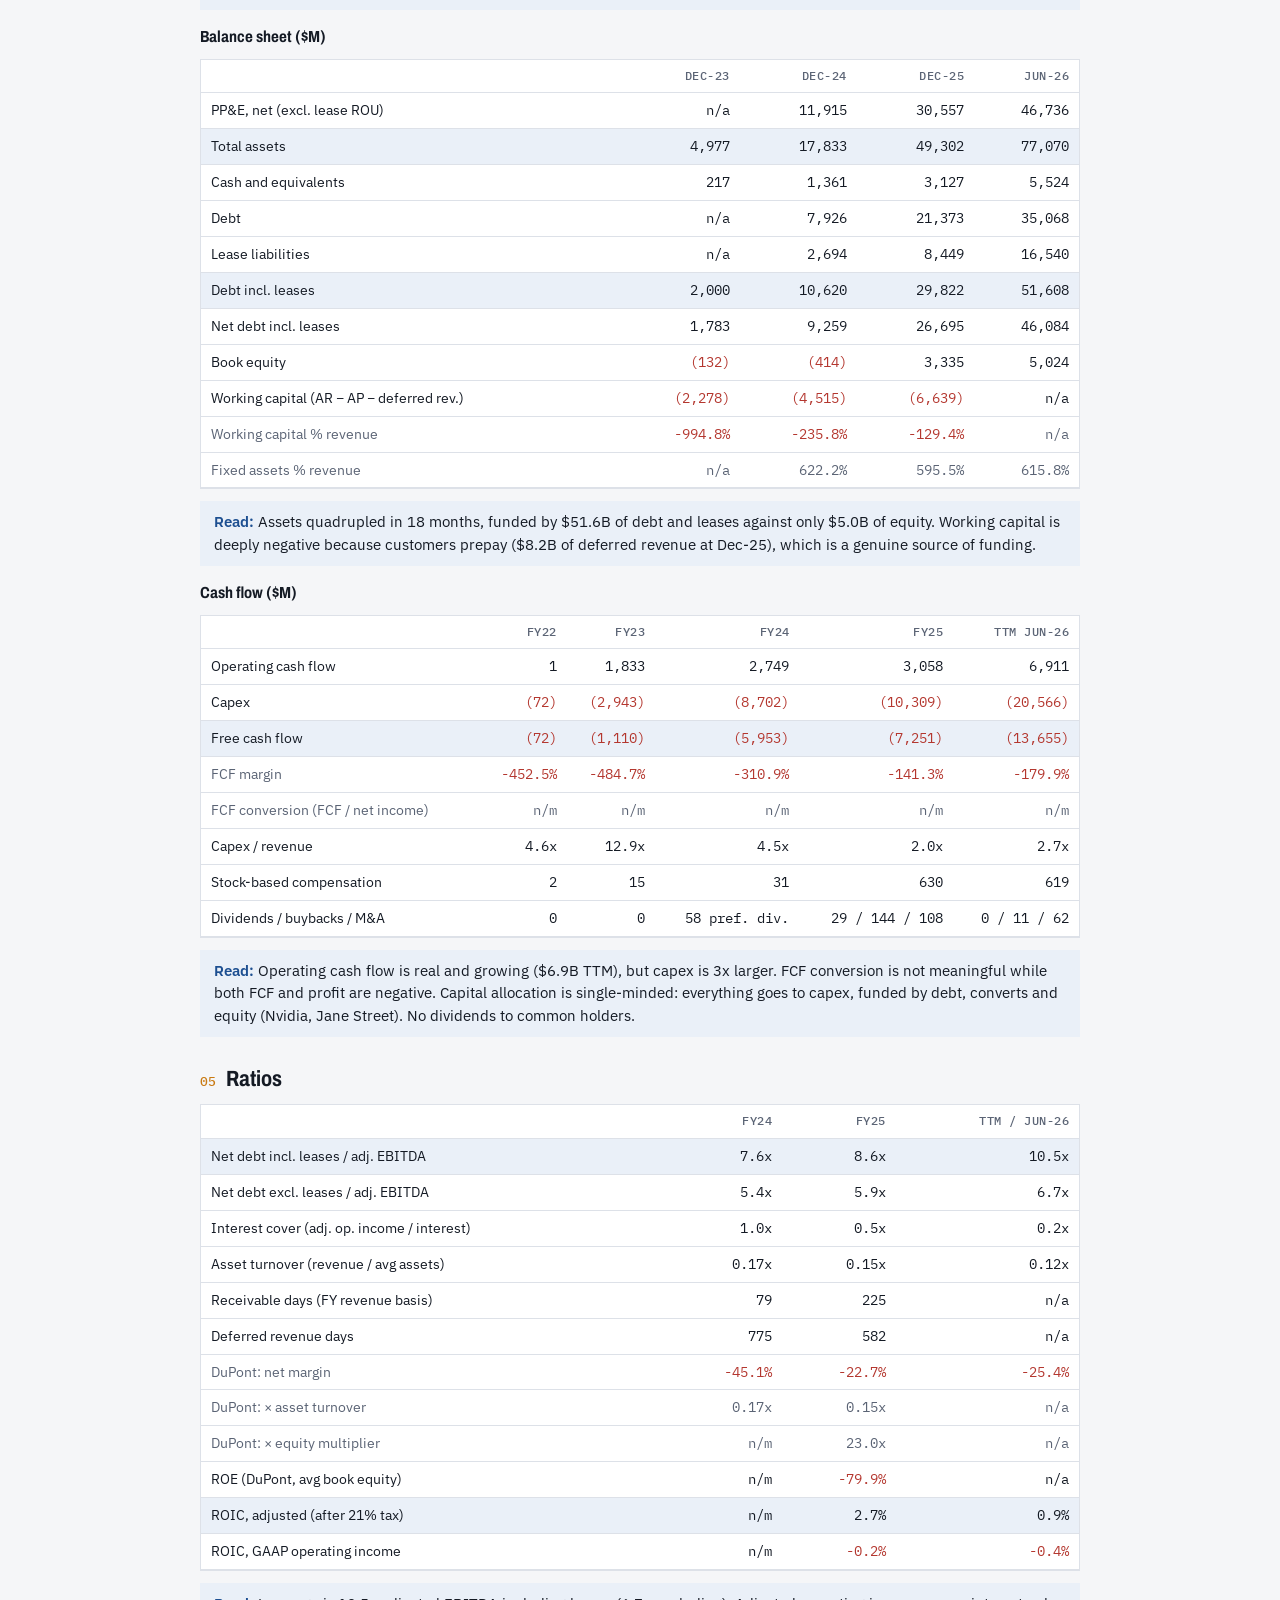
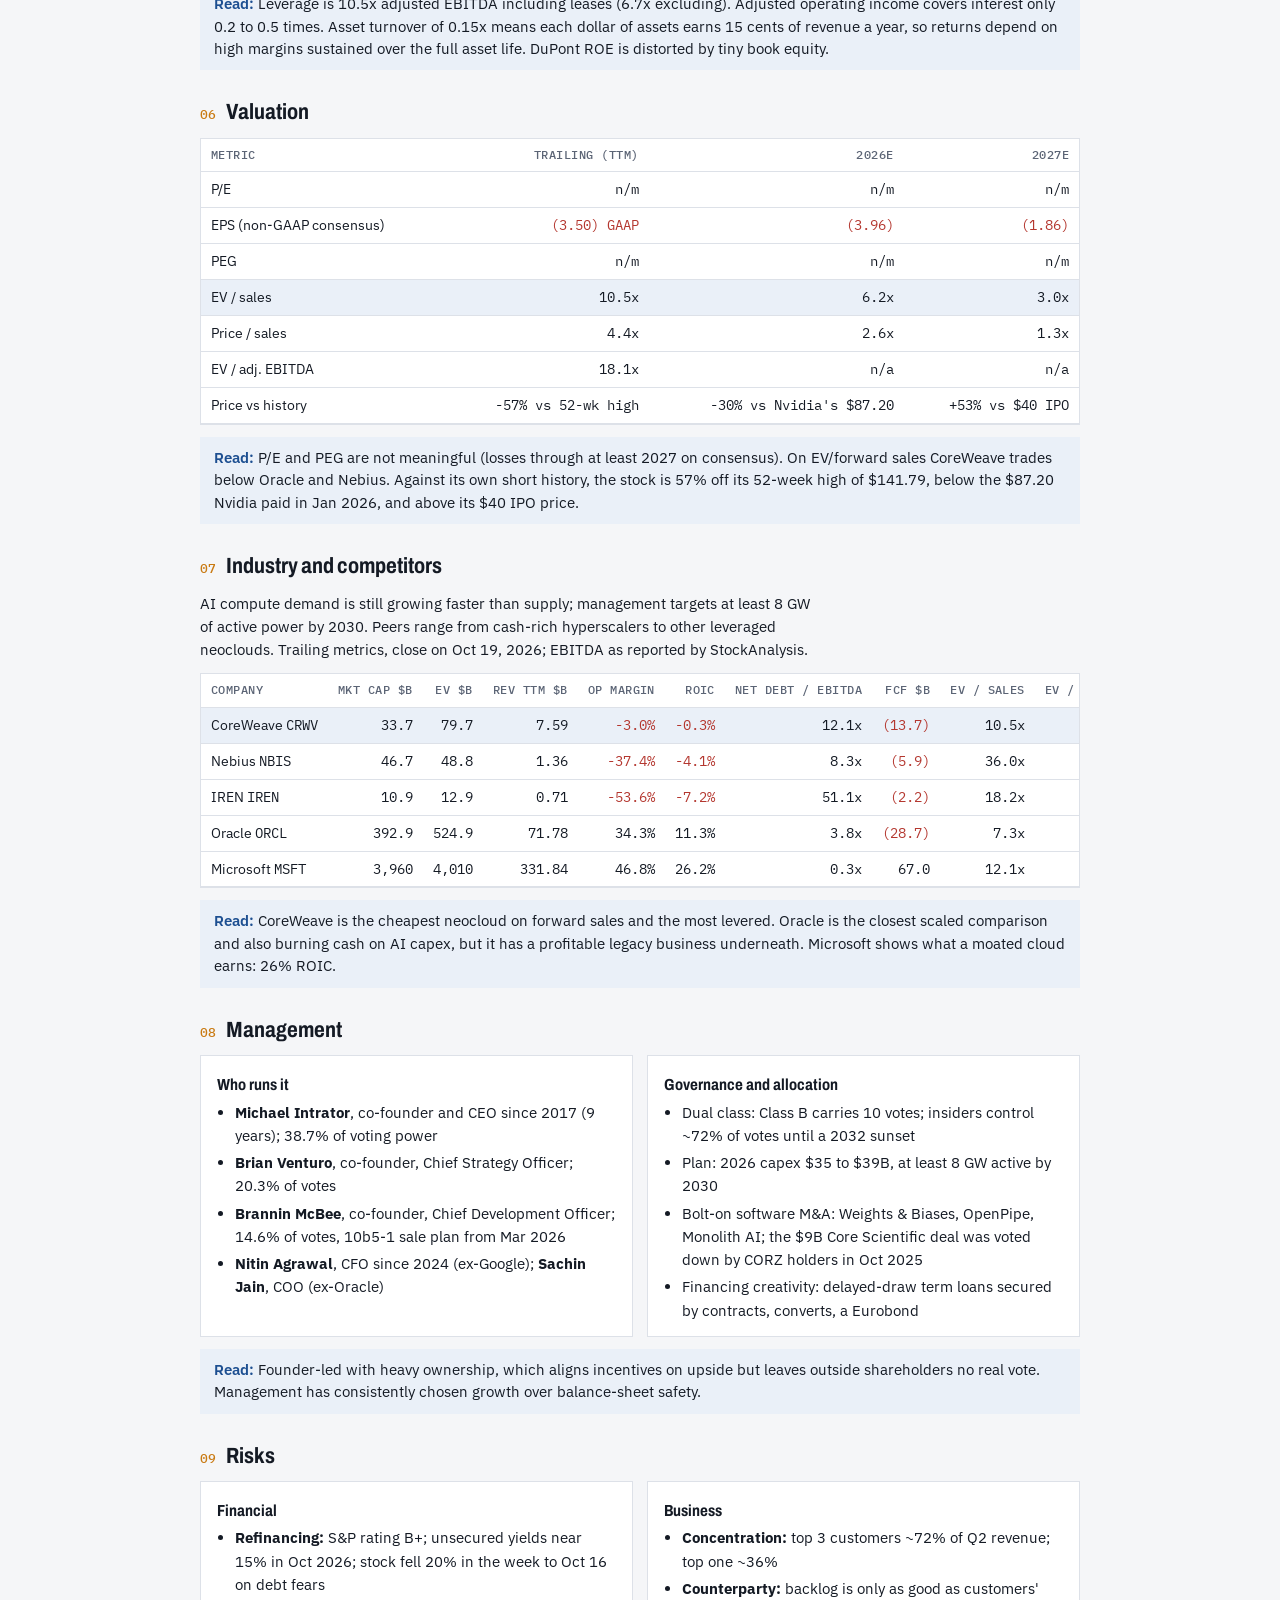
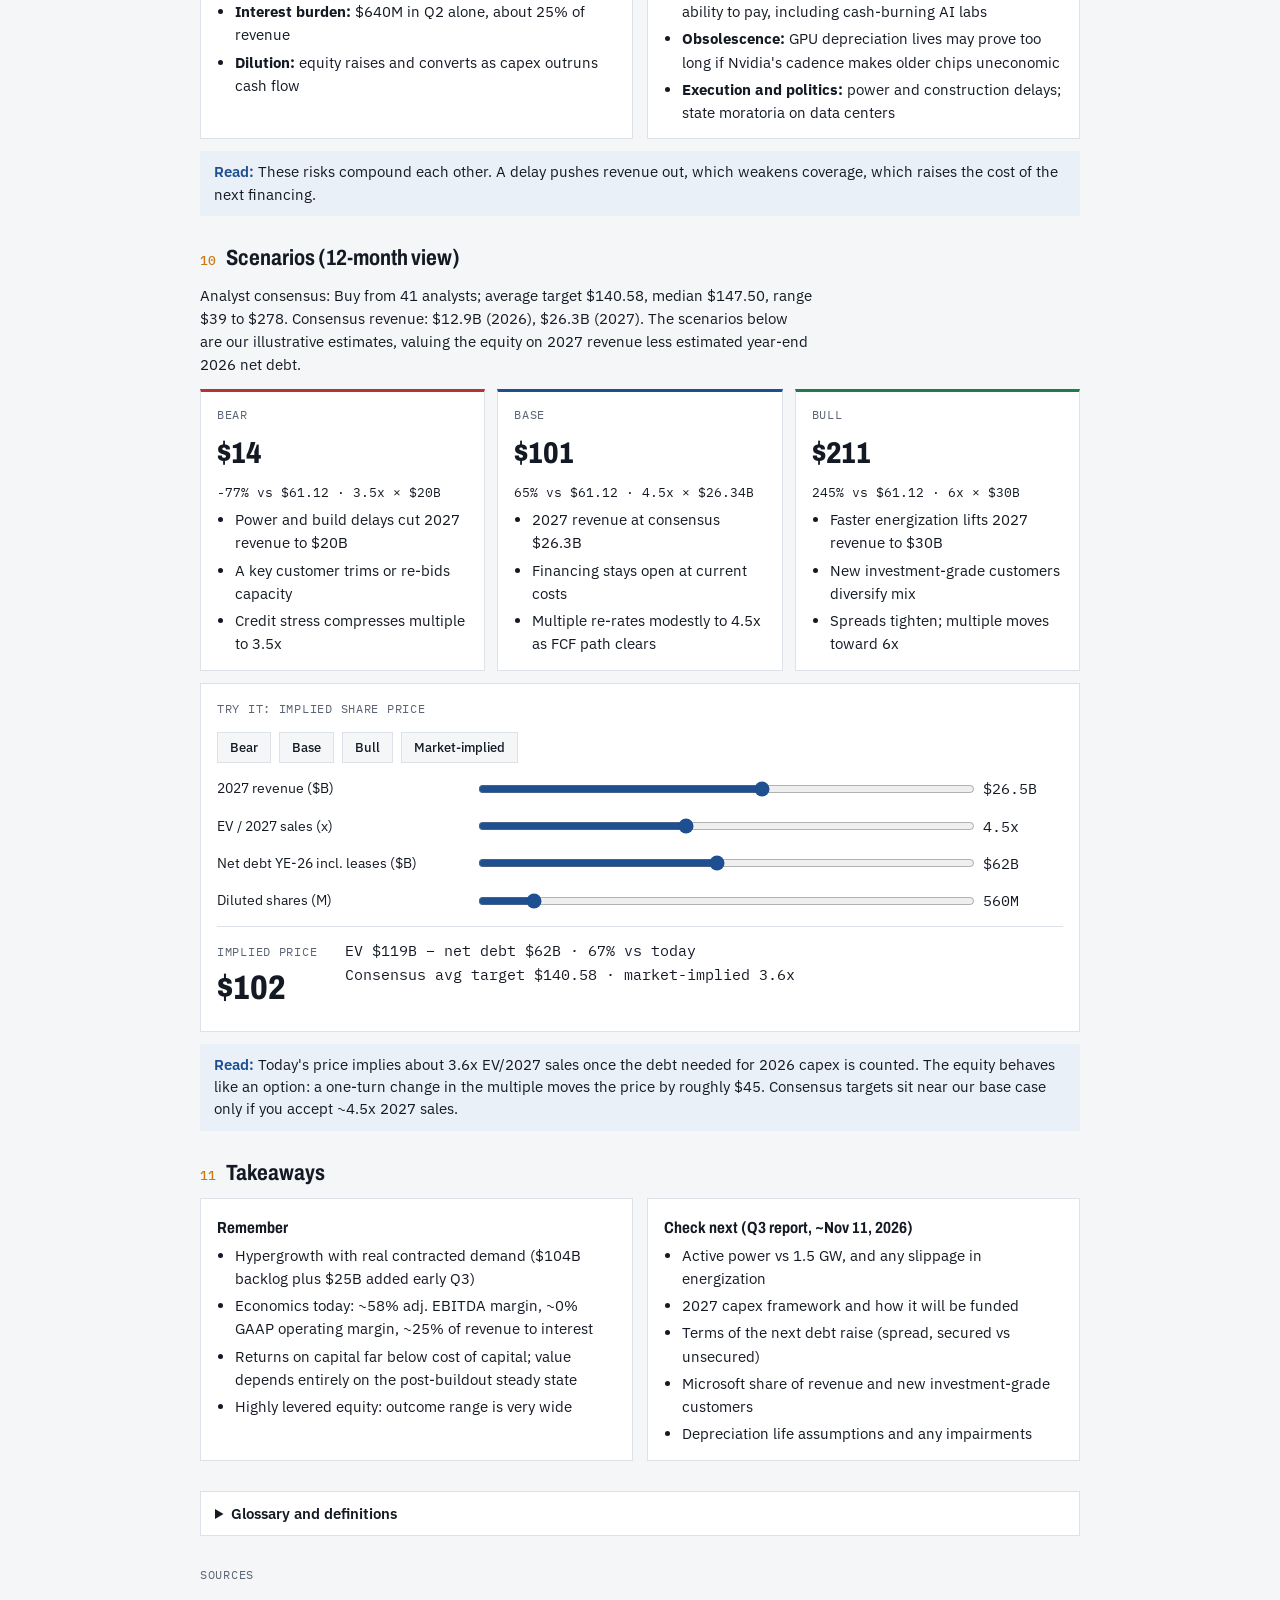
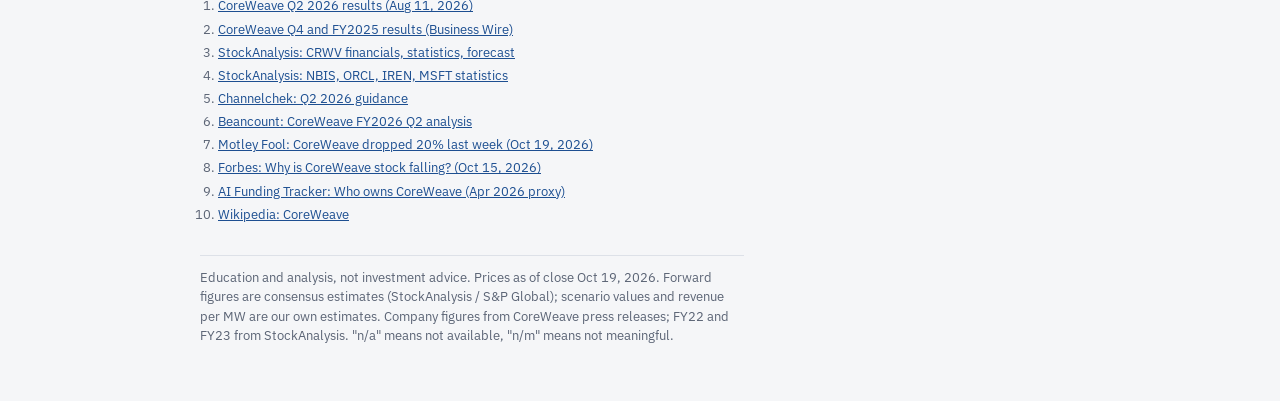
<file: reports/CRWV-er101.html>
<!doctype html><html><head><meta charset=utf8><meta name=viewport content="width=device-width,initial-scale=1,viewport-fit=cover"><style>:root{color-scheme:light;box-sizing:border-box;padding-top:env(safe-area-inset-top,0px);padding-bottom:env(safe-area-inset-bottom,0px)}html{scroll-padding-top:env(safe-area-inset-top,0px)}body{margin:0;padding:0;font:14px -apple-system,BlinkMacSystemFont,sans-serif;background:#fff;color:#000}img{max-width:100%}[hidden]:not([hidden=until-found i]){display:none!important}</style></head><body>
<title>CoreWeave ER101</title>
<meta name="claude:viewport-fit-sides" content="cover">
<link rel="preconnect" href="https://fonts.googleapis.com">
<link rel="stylesheet" href="https://fonts.googleapis.com/css2?family=Archivo:wdth,wght@75..100,500..800&family=IBM+Plex+Sans:wght@400;500;600&family=IBM+Plex+Mono:wght@400;500&display=swap">
<style>
/* Layout: single research-note column, ~860px, numbered framework sections, data tables scroll inside their own frames */
:root{
  --bg:#f5f6f8; --surface:#ffffff; --ink:#141a24; --muted:#5b6475; --line:#dde1e8;
  --accent:#1d4f91; --power:#c97a12; --good:#1f7a4d; --bad:#b4372f; --tint:#eaf0f8;
  --f-display:"Archivo","Arial Narrow",system-ui,sans-serif;
  --f-body:"IBM Plex Sans",system-ui,-apple-system,"Segoe UI",sans-serif;
  --f-mono:"IBM Plex Mono",ui-monospace,"SFMono-Regular",Menlo,monospace;
}
@media (prefers-color-scheme:dark){:root:not([data-theme="light"]){
  --bg:#0f131a; --surface:#161c26; --ink:#e6e9ef; --muted:#9aa3b4; --line:#2a3240;
  --accent:#7fa8e0; --power:#e6a14a; --good:#5cc08d; --bad:#ef7d74; --tint:#1b2533; color-scheme:dark}}
:root[data-theme="dark"]{
  --bg:#0f131a; --surface:#161c26; --ink:#e6e9ef; --muted:#9aa3b4; --line:#2a3240;
  --accent:#7fa8e0; --power:#e6a14a; --good:#5cc08d; --bad:#ef7d74; --tint:#1b2533; color-scheme:dark}
body{background:var(--bg);color:var(--ink);font-family:var(--f-body);font-size:15px;line-height:1.55}
.wrap{max-width:880px;margin:0 auto;padding-block:28px 56px;padding-left:max(16px,env(safe-area-inset-left,0px));padding-right:max(16px,env(safe-area-inset-right,0px));display:flex;flex-direction:column;gap:30px}
h1,h2,h3{font-family:var(--f-display);font-stretch:80%;text-wrap:balance;margin:0;line-height:1.15}
h1{font-size:clamp(30px,6vw,44px);font-weight:800;letter-spacing:-.01em}
h2{font-size:22px;font-weight:700;display:flex;gap:10px;align-items:baseline}
h2 .n{font-family:var(--f-mono);font-size:13px;color:var(--power);font-weight:500}
h3{font-size:16px;font-weight:700;margin-top:6px}
p{margin:0;max-width:68ch}
.eyebrow{font-family:var(--f-mono);font-size:12px;letter-spacing:.06em;text-transform:uppercase;color:var(--muted)}
.mono,.num{font-family:var(--f-mono);font-variant-numeric:tabular-nums}
header{display:flex;flex-direction:column;gap:12px;border-bottom:2px solid var(--ink);padding-bottom:18px}
.quote{display:flex;flex-wrap:wrap;gap:8px 22px;font-family:var(--f-mono);font-size:13px;color:var(--muted)}
.quote b{color:var(--ink);font-weight:500}
.verdict{background:var(--surface);border:1px solid var(--line);border-left:4px solid var(--power);padding:16px 18px;display:grid;gap:8px}
.verdict ul{margin:0;padding-left:18px;display:grid;gap:4px}
section{display:flex;flex-direction:column;gap:12px}
.read{background:var(--tint);padding:10px 14px;font-size:14.5px;max-width:none}
.read::before{content:"Read: ";font-weight:600;color:var(--accent)}
.grid2{display:grid;grid-template-columns:repeat(auto-fit,minmax(260px,1fr));gap:14px}
.grid2>*{min-width:0}
.box{background:var(--surface);border:1px solid var(--line);padding:14px 16px;display:flex;flex-direction:column;gap:6px}
.box ul{margin:0;padding-left:18px;display:grid;gap:4px}
.tbl{overflow-x:auto;border:1px solid var(--line);background:var(--surface)}
table{border-collapse:collapse;width:100%;font-size:13.5px}
th,td{padding:7px 10px;text-align:right;white-space:nowrap;border-bottom:1px solid var(--line)}
th:first-child,td:first-child{text-align:left;position:sticky;left:0;background:var(--surface)}
thead th{font-family:var(--f-mono);font-weight:500;font-size:12px;color:var(--muted);text-transform:uppercase;letter-spacing:.04em}
td{font-family:var(--f-mono);font-variant-numeric:tabular-nums}
td:first-child{font-family:var(--f-body)}
tr.sub td{color:var(--muted)}
tr.hl td{background:var(--tint)}
tr.hl td:first-child{background:var(--tint)}
.neg{color:var(--bad)} .pos{color:var(--good)}
.kpis{display:grid;grid-template-columns:repeat(auto-fit,minmax(150px,1fr));gap:10px}
.kpi{background:var(--surface);border:1px solid var(--line);padding:10px 12px}
.kpi .v{font-family:var(--f-display);font-stretch:80%;font-size:24px;font-weight:700}
.kpi .l{font-size:12.5px;color:var(--muted)}
.chart{background:var(--surface);border:1px solid var(--line);padding:12px;overflow-x:auto}
.chart svg{display:block;width:100%;min-width:520px;height:auto}
.legend{display:flex;flex-wrap:wrap;gap:14px;font-size:12.5px;color:var(--muted);margin-top:6px}
.legend i{display:inline-block;width:10px;height:10px;margin-right:6px;vertical-align:-1px}
.timeline{display:grid;gap:0;border-left:2px solid var(--line);margin-left:6px}
.timeline div{display:grid;grid-template-columns:86px 1fr;gap:10px;padding:5px 0 5px 14px;position:relative}
.timeline div::before{content:"";position:absolute;left:-6px;top:12px;width:10px;height:10px;background:var(--surface);border:2px solid var(--accent);border-radius:50%}
.timeline .d{font-family:var(--f-mono);font-size:12.5px;color:var(--muted)}
.scen{display:grid;grid-template-columns:repeat(auto-fit,minmax(220px,1fr));gap:12px}
.scen .box{border-top:3px solid var(--line)}
.scen .bear{border-top-color:var(--bad)} .scen .base{border-top-color:var(--accent)} .scen .bull{border-top-color:var(--good)}
.scen .px{font-family:var(--f-display);font-stretch:80%;font-size:30px;font-weight:800}
.calc{background:var(--surface);border:1px solid var(--line);padding:16px;display:grid;gap:14px}
.calc .row{display:grid;grid-template-columns:minmax(150px,1fr) 2fr 80px;gap:10px;align-items:center}
.calc label{font-size:13.5px}
.calc input[type=range]{width:100%;accent-color:var(--accent)}
.calc .out{display:flex;flex-wrap:wrap;gap:10px 28px;align-items:baseline;border-top:1px solid var(--line);padding-top:12px}
.calc .big{font-family:var(--f-display);font-stretch:80%;font-size:34px;font-weight:800}
.btns{display:flex;flex-wrap:wrap;gap:8px}
button{font:500 13px var(--f-body);padding:6px 12px;border:1px solid var(--line);background:var(--bg);color:var(--ink);cursor:pointer}
button:hover{border-color:var(--accent)}
button:focus-visible,input:focus-visible,summary:focus-visible{outline:2px solid var(--accent);outline-offset:2px}
details{background:var(--surface);border:1px solid var(--line);padding:10px 14px}
summary{cursor:pointer;font-weight:600}
dl{display:grid;grid-template-columns:max-content 1fr;gap:6px 14px;margin:10px 0 0;font-size:14px}
dt{font-weight:600} dd{margin:0;color:var(--muted)}
.sources{font-size:13px;color:var(--muted);display:grid;gap:3px;padding-left:18px;margin:0}
.sources a{color:var(--accent)}
.disc{font-size:12.5px;color:var(--muted);border-top:1px solid var(--line);padding-top:12px}
@media (max-width:520px){.calc .row{grid-template-columns:1fr 70px}.calc .row input{grid-column:1/-1;grid-row:2}.timeline div{grid-template-columns:70px 1fr}dl{grid-template-columns:1fr}}
@media (prefers-reduced-motion:reduce){*{transition:none!important}}
</style>

<div class="wrap">
<header>
  <div class="eyebrow">Equity Research 101 · First-principles overview</div>
  <h1>CoreWeave, Inc.</h1>
  <div class="quote" id="quote"></div>
</header>

<div class="verdict">
  <div class="eyebrow">Bottom line</div>
  <ul>
    <li><b>Business:</b> the largest independent "neocloud", renting Nvidia GPU capacity to AI labs and hyperscalers on multi-year take-or-pay contracts. Revenue is compounding at over 100% a year with a $104B backlog.</li>
    <li><b>Quality:</b> not yet a good business on returns. Adjusted ROIC is under 3% while unsecured debt yields approach 15%. Every incremental dollar of growth is debt funded.</li>
    <li><b>Valuation:</b> cheap on forward sales (EV about 6x 2026E revenue), but the equity is a thin slice on top of ~$46B net debt, so small changes in exit multiple swing the share price violently.</li>
    <li><b>Main risk:</b> refinancing and counterparty risk. The story breaks if credit markets close before capex slows and cash flow turns positive.</li>
  </ul>
</div>

<section id="s1">
  <h2><span class="n">01</span>Business overview</h2>
  <p>CoreWeave builds and runs data centers full of Nvidia GPUs and rents that compute, mostly to train and serve large AI models. Customers sign multi-year contracts for reserved capacity (98% of revenue is committed), often prepaying part of it. CoreWeave uses those contracts as collateral to borrow, buys GPUs, leases powered data-center shells, and earns the spread between contract revenue and the cost of power, depreciation and interest.</p>
  <div class="grid2">
    <div class="box"><h3>How it makes money</h3><ul>
      <li>Reserved GPU capacity on 2 to 6 year contracts, billed per GPU-hour (the bulk of revenue)</li>
      <li>On-demand capacity at higher rates</li>
      <li>Software layer: managed Kubernetes, Mission Control, Weights &amp; Biases tooling</li>
      <li>Customers: Microsoft (about 67% of 2025 revenue), OpenAI, Meta, Anthropic, plus a growing enterprise list</li>
    </ul></div>
    <div class="box"><h3>History</h3>
      <div class="timeline" id="timeline"></div>
    </div>
  </div>
  <p class="read">A crypto miner that pivoted at exactly the right moment. Its edge came from buying H100s early and having Nvidia as an investor and supplier. It is now a capital-intensive infrastructure lessor more than a software company.</p>
</section>

<section id="s2">
  <h2><span class="n">02</span>Moat</h2>
  <div class="grid2">
    <div class="box"><h3>Real advantages</h3><ul>
      <li>Speed: first to commercially deploy Nvidia GB300 NVL72 systems; stands up clusters faster than hyperscalers</li>
      <li>Priority allocation from Nvidia, which owns about 10.7% of Class A shares and invested $2B in Jan 2026</li>
      <li>Purpose-built AI stack and performance tuning that frontier labs value</li>
      <li>Contracted power pipeline of 3.7 GW (4.2 GW incl. early Q3 adds); power is the scarce input</li>
    </ul></div>
    <div class="box"><h3>Why it may not last</h3><ul>
      <li>The product (Nvidia GPUs in a building with power) is replicable by Oracle, Nebius, IREN and hyperscalers</li>
      <li>Largest customers are also its competitors and are building their own capacity</li>
      <li>Cost of capital disadvantage: hyperscalers fund near investment grade rates, CoreWeave at B+</li>
      <li>No switching costs once a contract ends; capacity gets re-bid</li>
    </ul></div>
  </div>
  <p class="read">A time-based edge (speed, allocation, power), not a structural one. It is real today because demand exceeds supply. Whether it survives a balanced market is the central question.</p>
</section>

<section id="s3">
  <h2><span class="n">03</span>Drivers</h2>
  <p>Revenue ≈ active power (MW) × utilization × revenue per MW. Contracted power converts into active power as sites are energized, and backlog converts into revenue as capacity goes live.</p>
  <div class="kpis" id="kpis"></div>
  <p class="read">The single number to watch is active power: 1.5 GW at Q2 2026 against 3.7 GW contracted. Each delayed megawatt pushes revenue right while debt costs keep running. Revenue per MW is our estimate from Q2 annualized revenue over average active power.</p>
</section>

<section id="s4">
  <h2><span class="n">04</span>Financials</h2>
  <h3>Profit and loss ($M)</h3>
  <div class="tbl"><table id="pl"></table></div>
  <div class="chart"><svg id="chart1" viewBox="0 0 640 260" role="img" aria-label="Revenue, operating cash flow and capex by year"></svg>
    <div class="legend"><span><i style="background:var(--accent)"></i>Revenue</span><span><i style="background:var(--good)"></i>Operating cash flow</span><span><i style="background:var(--power)"></i>Capex</span></div></div>
  <p class="read">Revenue went from $16M (2022) to $7.6B (TTM). Adjusted EBITDA margins near 58% look superb, but depreciation and interest consume all of it: GAAP operating income is slightly negative and the TTM net loss is $1.9B. Interest alone is ~25% of revenue.</p>
  <h3>Balance sheet ($M)</h3>
  <div class="tbl"><table id="bs"></table></div>
  <p class="read">Assets quadrupled in 18 months, funded by $51.6B of debt and leases against only $5.0B of equity. Working capital is deeply negative because customers prepay ($8.2B of deferred revenue at Dec-25), which is a genuine source of funding.</p>
  <h3>Cash flow ($M)</h3>
  <div class="tbl"><table id="cf"></table></div>
  <p class="read">Operating cash flow is real and growing ($6.9B TTM), but capex is 3x larger. FCF conversion is not meaningful while both FCF and profit are negative. Capital allocation is single-minded: everything goes to capex, funded by debt, converts and equity (Nvidia, Jane Street). No dividends to common holders.</p>
</section>

<section id="s5">
  <h2><span class="n">05</span>Ratios</h2>
  <div class="tbl"><table id="ratios"></table></div>
  <p class="read">Leverage is 10.5x adjusted EBITDA including leases (6.7x excluding). Adjusted operating income covers interest only 0.2 to 0.5 times. Asset turnover of 0.15x means each dollar of assets earns 15 cents of revenue a year, so returns depend on high margins sustained over the full asset life. DuPont ROE is distorted by tiny book equity.</p>
</section>

<section id="s6">
  <h2><span class="n">06</span>Valuation</h2>
  <div class="tbl"><table id="val"></table></div>
  <p class="read">P/E and PEG are not meaningful (losses through at least 2027 on consensus). On EV/forward sales CoreWeave trades below Oracle and Nebius. Against its own short history, the stock is 57% off its 52-week high of $141.79, below the $87.20 Nvidia paid in Jan 2026, and above its $40 IPO price.</p>
</section>

<section id="s7">
  <h2><span class="n">07</span>Industry and competitors</h2>
  <p>AI compute demand is still growing faster than supply; management targets at least 8 GW of active power by 2030. Peers range from cash-rich hyperscalers to other leveraged neoclouds. Trailing metrics, close on Oct 19, 2026; EBITDA as reported by StockAnalysis.</p>
  <div class="tbl"><table id="peers"></table></div>
  <p class="read">CoreWeave is the cheapest neocloud on forward sales and the most levered. Oracle is the closest scaled comparison and also burning cash on AI capex, but it has a profitable legacy business underneath. Microsoft shows what a moated cloud earns: 26% ROIC.</p>
</section>

<section id="s8">
  <h2><span class="n">08</span>Management</h2>
  <div class="grid2">
    <div class="box"><h3>Who runs it</h3><ul>
      <li><b>Michael Intrator</b>, co-founder and CEO since 2017 (9 years); 38.7% of voting power</li>
      <li><b>Brian Venturo</b>, co-founder, Chief Strategy Officer; 20.3% of votes</li>
      <li><b>Brannin McBee</b>, co-founder, Chief Development Officer; 14.6% of votes, 10b5-1 sale plan from Mar 2026</li>
      <li><b>Nitin Agrawal</b>, CFO since 2024 (ex-Google); <b>Sachin Jain</b>, COO (ex-Oracle)</li>
    </ul></div>
    <div class="box"><h3>Governance and allocation</h3><ul>
      <li>Dual class: Class B carries 10 votes; insiders control ~72% of votes until a 2032 sunset</li>
      <li>Plan: 2026 capex $35 to $39B, at least 8 GW active by 2030</li>
      <li>Bolt-on software M&amp;A: Weights &amp; Biases, OpenPipe, Monolith AI; the $9B Core Scientific deal was voted down by CORZ holders in Oct 2025</li>
      <li>Financing creativity: delayed-draw term loans secured by contracts, converts, a Eurobond</li>
    </ul></div>
  </div>
  <p class="read">Founder-led with heavy ownership, which aligns incentives on upside but leaves outside shareholders no real vote. Management has consistently chosen growth over balance-sheet safety.</p>
</section>

<section id="s9">
  <h2><span class="n">09</span>Risks</h2>
  <div class="grid2">
    <div class="box"><h3>Financial</h3><ul>
      <li><b>Refinancing:</b> S&amp;P rating B+; unsecured yields near 15% in Oct 2026; stock fell 20% in the week to Oct 16 on debt fears</li>
      <li><b>Interest burden:</b> $640M in Q2 alone, about 25% of revenue</li>
      <li><b>Dilution:</b> equity raises and converts as capex outruns cash flow</li>
    </ul></div>
    <div class="box"><h3>Business</h3><ul>
      <li><b>Concentration:</b> top 3 customers ~72% of Q2 revenue; top one ~36%</li>
      <li><b>Counterparty:</b> backlog is only as good as customers' ability to pay, including cash-burning AI labs</li>
      <li><b>Obsolescence:</b> GPU depreciation lives may prove too long if Nvidia's cadence makes older chips uneconomic</li>
      <li><b>Execution and politics:</b> power and construction delays; state moratoria on data centers</li>
    </ul></div>
  </div>
  <p class="read">These risks compound each other. A delay pushes revenue out, which weakens coverage, which raises the cost of the next financing.</p>
</section>

<section id="s10">
  <h2><span class="n">10</span>Scenarios (12-month view)</h2>
  <p>Analyst consensus: Buy from 41 analysts; average target $140.58, median $147.50, range $39 to $278. Consensus revenue: $12.9B (2026), $26.3B (2027). The scenarios below are our illustrative estimates, valuing the equity on 2027 revenue less estimated year-end 2026 net debt.</p>
  <div class="scen" id="scen"></div>
  <div class="calc">
    <div class="eyebrow">Try it: implied share price</div>
    <div class="btns"><button type="button" data-p="bear">Bear</button><button type="button" data-p="base">Base</button><button type="button" data-p="bull">Bull</button><button type="button" data-p="mkt">Market-implied</button></div>
    <div class="row"><label for="r">2027 revenue ($B)</label><input id="r" type="range" min="15" max="35" step="0.5"><span class="num" id="rv"></span></div>
    <div class="row"><label for="m">EV / 2027 sales (x)</label><input id="m" type="range" min="2" max="8" step="0.1"><span class="num" id="mv"></span></div>
    <div class="row"><label for="d">Net debt YE-26 incl. leases ($B)</label><input id="d" type="range" min="50" max="75" step="1"><span class="num" id="dv"></span></div>
    <div class="row"><label for="s">Diluted shares (M)</label><input id="s" type="range" min="550" max="650" step="5"><span class="num" id="sv"></span></div>
    <div class="out"><div><div class="eyebrow">Implied price</div><div class="big" id="px"></div></div><div class="mono" id="pxnote"></div></div>
  </div>
  <p class="read">Today's price implies about 3.6x EV/2027 sales once the debt needed for 2026 capex is counted. The equity behaves like an option: a one-turn change in the multiple moves the price by roughly $45. Consensus targets sit near our base case only if you accept ~4.5x 2027 sales.</p>
</section>

<section id="s11">
  <h2><span class="n">11</span>Takeaways</h2>
  <div class="grid2">
    <div class="box"><h3>Remember</h3><ul>
      <li>Hypergrowth with real contracted demand ($104B backlog plus $25B added early Q3)</li>
      <li>Economics today: ~58% adj. EBITDA margin, ~0% GAAP operating margin, ~25% of revenue to interest</li>
      <li>Returns on capital far below cost of capital; value depends entirely on the post-buildout steady state</li>
      <li>Highly levered equity: outcome range is very wide</li>
    </ul></div>
    <div class="box"><h3>Check next (Q3 report, ~Nov 11, 2026)</h3><ul>
      <li>Active power vs 1.5 GW, and any slippage in energization</li>
      <li>2027 capex framework and how it will be funded</li>
      <li>Terms of the next debt raise (spread, secured vs unsecured)</li>
      <li>Microsoft share of revenue and new investment-grade customers</li>
      <li>Depreciation life assumptions and any impairments</li>
    </ul></div>
  </div>
</section>

<details>
  <summary>Glossary and definitions</summary>
  <dl>
    <dt>Neocloud</dt><dd>A cloud provider focused on renting GPUs for AI, as opposed to a general-purpose hyperscaler.</dd>
    <dt>Backlog / RPO</dt><dd>Contracted revenue not yet recognized. $104.2B at Jun-26, of which $103.7B is remaining performance obligations.</dd>
    <dt>Active vs contracted power</dt><dd>Megawatts energized and earning revenue vs megawatts secured under lease but not yet live.</dd>
    <dt>Adjusted EBITDA</dt><dd>Company-defined: excludes stock compensation and other items. Used here because GAAP EBITDA is not reported.</dd>
    <dt>Net debt</dt><dd>Debt plus finance and operating lease liabilities, minus unrestricted cash. Peers measured the same way (StockAnalysis basis).</dd>
    <dt>ROIC (adj.)</dt><dd>Adjusted operating income × (1 − 21% tax) ÷ average (equity + debt incl. leases − cash).</dd>
    <dt>DuPont ROE</dt><dd>Net margin × asset turnover × equity multiplier, using average assets and average book equity.</dd>
    <dt>TTM</dt><dd>Trailing twelve months to Jun 30, 2026 = FY25 − H1'25 + H1'26.</dd>
  </dl>
</details>

<section>
  <div class="eyebrow">Sources</div>
  <ol class="sources" id="sources"></ol>
</section>

<p class="disc">Education and analysis, not investment advice. Prices as of close Oct 19, 2026. Forward figures are consensus estimates (StockAnalysis / S&amp;P Global); scenario values and revenue per MW are our own estimates. Company figures from CoreWeave press releases; FY22 and FY23 from StockAnalysis. "n/a" means not available, "n/m" means not meaningful.</p>
</div>

<script>
const DATA={
  company:"CoreWeave, Inc.",ticker:"CRWV",exchange:"Nasdaq",currency:"USD",asOf:"Oct 19, 2026",
  price:61.12,shares:551.54,hi52:141.79,lo52:59.51,
  years:["FY22","FY23","FY24","FY25","TTM Jun-26"],
  revenue:[15.8,229,1915,5131,7590],
  adjEbitda:[null,null,1219,3093,4400],
  da:[null,null,863,2454,null],
  ebit:[-22.9,-14,324,-46,-231],
  adjEbit:[null,null,356,666,452],
  interest:[null,null,361,1229,1874],
  netIncome:[-31.1,-594,-863,-1167,-1928],
  ocf:[0.9,1833,2749,3058,6911],
  capex:[72.4,2943,8702,10309,20566],
  sbc:[1.5,15,31,630,619],
  bsDates:["Dec-23","Dec-24","Dec-25","Jun-26"],
  bsRev:[229,1915,5131,7590],
  ppe:[null,11915,30557,46736],
  totalAssets:[4977,17833,49302,77070],
  cash:[217,1361,3127,5524],
  debt:[null,7926,21373,35068],
  leases:[null,2694,8449,16540],
  debtInclLeases:[2000,10620,29822,51608],
  equity:[-132,-414,3335,5024],
  ar:[183,417,3169,null],
  ap:[456,868,1623,null],
  deferred:[2005,4064,8185,null],
  kpi:{activeMW:1500,contractedMW:3700,backlog:104.2,q2Rev:2575,startMW:1000,top3:72,commit:98},
  cons:{rev26:12.9,rev27:26.34,eps26:-3.96,eps27:-1.86,target:140.58,median:147.5,lo:39,hi:278,n:41},
  peers:[
    {n:"CoreWeave",t:"CRWV",mc:33.71,ev:79.74,rev:7.59,om:-3.0,roic:-0.3,evs:10.51,eve:21.04,fps:1.72,pe:null,nd:46.03,ebitda:3.79,fcf:-13.66},
    {n:"Nebius",t:"NBIS",mc:46.66,ev:48.82,rev:1.36,om:-37.4,roic:-4.1,evs:36.01,eve:189.2,fps:6.49,pe:null,nd:2.15,ebitda:0.258,fcf:-5.88},
    {n:"IREN",t:"IREN",mc:10.93,ev:12.87,rev:0.707,om:-53.6,roic:-7.2,evs:18.21,eve:335.7,fps:3.91,pe:null,nd:1.94,ebitda:0.038,fcf:-2.23},
    {n:"Oracle",t:"ORCL",mc:392.85,ev:524.92,rev:71.78,om:34.3,roic:11.3,evs:7.31,eve:15.24,fps:3.98,pe:20.3,nd:132.07,ebitda:34.43,fcf:-28.72},
    {n:"Microsoft",t:"MSFT",mc:3960,ev:4010,rev:331.84,om:46.8,roic:26.2,evs:12.10,eve:20.66,fps:10.13,pe:29.7,nd:51.97,ebitda:194.24,fcf:66.99}
  ],
  scen:{
    bear:{r:20,m:3.5,d:62,s:560,why:["Power and build delays cut 2027 revenue to $20B","A key customer trims or re-bids capacity","Credit stress compresses multiple to 3.5x"]},
    base:{r:26.34,m:4.5,d:62,s:560,why:["2027 revenue at consensus $26.3B","Financing stays open at current costs","Multiple re-rates modestly to 4.5x as FCF path clears"]},
    bull:{r:30,m:6.0,d:62,s:560,why:["Faster energization lifts 2027 revenue to $30B","New investment-grade customers diversify mix","Spreads tighten; multiple moves toward 6x"]}
  },
  timeline:[
    ["Sep 2017","Founded as Atlantic Crypto in New Jersey, mining Ethereum on GPUs"],
    ["2019","Renamed CoreWeave after the crypto crash; repurposes GPUs for cloud"],
    ["2022","Spends ~$100M on Nvidia H100s ahead of the AI boom"],
    ["Apr 2023","Nvidia invests $100M; Aug: $2.3B GPU-backed debt facility"],
    ["May 2024","$1.1B raise at ~$19B valuation"],
    ["Mar 2025","~$12B OpenAI contract; Nasdaq IPO raises $1.5B at $40/share"],
    ["Oct 2025","Core Scientific holders reject $9B takeover"],
    ["Jan 2026","Nvidia invests $2B at $87.20/share"],
    ["Apr 2026","Anthropic deal; $21B Meta expansion; $3.5B converts"],
    ["Aug 2026","Q2 revenue +112%; backlog $104B; joins Nasdaq-100"],
    ["Oct 2026","Stock falls ~20% in a week on debt fears"]
  ],
  sources:[
    ["CoreWeave Q2 2026 results (Aug 11, 2026)","https://investors.coreweave.com/news/news-details/2026/CoreWeave-Reports-Strong-Second-Quarter-2026-Results/default.aspx"],
    ["CoreWeave Q4 and FY2025 results (Business Wire)","https://www.businesswire.com/news/home/20260226281661/en/CoreWeave-Reports-Strong-Fourth-Quarter-and-Fiscal-Year-2025-Results"],
    ["StockAnalysis: CRWV financials, statistics, forecast","https://stockanalysis.com/stocks/crwv/statistics/"],
    ["StockAnalysis: NBIS, ORCL, IREN, MSFT statistics","https://stockanalysis.com/stocks/orcl/statistics/"],
    ["Channelchek: Q2 2026 guidance","https://dashboard.channelchek.com/?p=104902"],
    ["Beancount: CoreWeave FY2026 Q2 analysis","https://beancount.io/blog/2026/09/22/coreweave-fy2026-q2-earnings-analysis"],
    ["Motley Fool: CoreWeave dropped 20% last week (Oct 19, 2026)","https://www.fool.com/investing/2026/10/19/coreweave-dropped-20-last-week-is-it-time-to-panic/"],
    ["Forbes: Why is CoreWeave stock falling? (Oct 15, 2026)","https://www.forbes.com/sites/greatspeculations/2026/10/15/why-is-coreweave-stock-falling/"],
    ["AI Funding Tracker: Who owns CoreWeave (Apr 2026 proxy)","https://aifundingtracker.com/who-owns-coreweave/"],
    ["Wikipedia: CoreWeave","https://en.wikipedia.org/wiki/CoreWeave"]
  ]
};

const $=id=>document.getElementById(id);
const isN=v=>v!==null&&v!==undefined&&isFinite(v);
const fm=(v,d=0)=>!isN(v)?'<span class="sub">n/a</span>':`<span class="${v<0?'neg':''}">${v<0?'(':''}${Math.abs(v).toLocaleString('en-US',{minimumFractionDigits:d,maximumFractionDigits:d})}${v<0?')':''}</span>`;
const fp=v=>!isN(v)?'<span class="sub">n/a</span>':`<span class="${v<0?'neg':''}">${(v*100).toFixed(1)}%</span>`;
const fx=v=>!isN(v)?'<span class="sub">n/a</span>':`${v.toFixed(1)}x`;
const fx2=v=>!isN(v)?'<span class="sub">n/a</span>':`${v.toFixed(2)}x`;
const nm='<span class="sub">n/m</span>';
const div=(a,b)=>isN(a)&&isN(b)&&b!==0?a/b:null;
const avg=(a,b)=>isN(a)&&isN(b)?(a+b)/2:null;
function table(id,head,rows){
  $(id).innerHTML=`<thead><tr>${head.map(h=>`<th>${h}</th>`).join('')}</tr></thead><tbody>${rows.map(r=>`<tr class="${r.c||''}"><td>${r.l}</td>${r.v.map(x=>`<td>${x}</td>`).join('')}</tr>`).join('')}</tbody>`;
}
const D=DATA;

// Quote
const mcap=D.price*D.shares/1000;
const ndJun=D.debtInclLeases[3]-D.cash[3];
const ev=mcap+ndJun/1000;
$('quote').innerHTML=[`<span><b>${D.exchange}: ${D.ticker}</b></span>`,`<span>Price <b>$${D.price.toFixed(2)}</b></span>`,`<span>Mkt cap <b>$${mcap.toFixed(1)}B</b></span>`,`<span>EV <b>$${ev.toFixed(1)}B</b></span>`,`<span>52-wk <b>$${D.lo52}–$${D.hi52}</b></span>`,`<span>${D.currency} · close ${D.asOf}</span>`].join('');

// Timeline
$('timeline').innerHTML=D.timeline.map(([d,t])=>`<div><span class="d">${d}</span><span>${t}</span></div>`).join('');

// KPIs
const k=D.kpi, revPerMW=D.kpi.q2Rev*4/((k.startMW+k.activeMW)/2);
const intPctRev=div(D.interest[4],D.revenue[4]);
$('kpis').innerHTML=[
  [`${(k.activeMW/1000).toFixed(1)} GW`,"Active power, Jun-26"],
  [`${(k.contractedMW/1000).toFixed(1)} GW`,"Contracted power, Jun-26"],
  [`$${k.backlog}B`,"Revenue backlog, Jun-26"],
  [`~$${revPerMW.toFixed(1)}M`,"Revenue per active MW-year (est.)"],
  [`${k.top3}%`,"Top 3 customers, Q2 revenue"],
  [`${(intPctRev*100).toFixed(0)}%`,"Net interest / revenue, TTM"]
].map(([v,l])=>`<div class="kpi"><div class="v">${v}</div><div class="l">${l}</div></div>`).join('');

// P&L
const Y=D.years, rev=D.revenue;
const growth=rev.map((v,i)=>i===0||i===4?null:div(v,rev[i-1])-1);
growth[4]=null;
table('pl',['',...Y],[
  {l:'Revenue',v:rev.map(v=>fm(v)),c:'hl'},
  {l:'Growth YoY',v:growth.map((g,i)=>i===4?'+112% (Q2)':fp(g)),c:'sub'},
  {l:'Adj. EBITDA',v:D.adjEbitda.map(v=>fm(v))},
  {l:'Adj. EBITDA margin',v:D.adjEbitda.map((v,i)=>fp(div(v,rev[i]))),c:'sub'},
  {l:'Operating income (GAAP)',v:D.ebit.map(v=>fm(v))},
  {l:'Operating margin',v:D.ebit.map((v,i)=>fp(div(v,rev[i]))),c:'sub'},
  {l:'Net interest expense',v:D.interest.map(v=>fm(v))},
  {l:'Net income',v:D.netIncome.map(v=>fm(v)),c:'hl'},
  {l:'Net margin',v:D.netIncome.map((v,i)=>fp(div(v,rev[i]))),c:'sub'}
]);

// Chart
(function(){
  const svg=$('chart1'),W=640,H=260,L=56,R=10,T=14,B=30;
  const max=22000, sx=(W-L-R)/Y.length, bw=sx/4.6;
  const sy=v=>T+(H-T-B)*(1-v/max);
  let s='';
  [0,5000,10000,15000,20000].forEach(t=>{s+=`<line x1="${L}" x2="${W-R}" y1="${sy(t)}" y2="${sy(t)}" stroke="var(--line)" stroke-width="1"/><text x="${L-8}" y="${sy(t)+4}" text-anchor="end" font-size="11" fill="var(--muted)" font-family="IBM Plex Mono,monospace">${t?'$'+t/1000+'B':'0'}</text>`});
  const ser=[[rev,'var(--accent)'],[D.ocf,'var(--good)'],[D.capex,'var(--power)']];
  Y.forEach((y,i)=>{
    const x0=L+i*sx+sx/2-bw*1.5;
    ser.forEach(([a,c],j)=>{const v=a[i];s+=`<rect x="${x0+j*bw}" y="${sy(v)}" width="${bw-2}" height="${Math.max(sy(0)-sy(v),0.5)}" fill="${c}"><title>${y}: $${v.toLocaleString()}M</title></rect>`});
    s+=`<text x="${L+i*sx+sx/2}" y="${H-10}" text-anchor="middle" font-size="11.5" fill="var(--muted)" font-family="IBM Plex Mono,monospace">${y}</text>`;
  });
  svg.innerHTML=s;
})();

// Balance sheet
const B=D.bsDates, br=D.bsRev;
const wc=D.ar.map((a,i)=>isN(a)?a-D.ap[i]-D.deferred[i]:null);
const nd=D.debtInclLeases.map((d,i)=>d-D.cash[i]);
table('bs',['',...B],[
  {l:'PP&E, net (excl. lease ROU)',v:D.ppe.map(v=>fm(v))},
  {l:'Total assets',v:D.totalAssets.map(v=>fm(v)),c:'hl'},
  {l:'Cash and equivalents',v:D.cash.map(v=>fm(v))},
  {l:'Debt',v:D.debt.map(v=>fm(v))},
  {l:'Lease liabilities',v:D.leases.map(v=>fm(v))},
  {l:'Debt incl. leases',v:D.debtInclLeases.map(v=>fm(v)),c:'hl'},
  {l:'Net debt incl. leases',v:nd.map(v=>fm(v))},
  {l:'Book equity',v:D.equity.map(v=>fm(v))},
  {l:'Working capital (AR − AP − deferred rev.)',v:wc.map(v=>fm(v))},
  {l:'Working capital % revenue',v:wc.map((v,i)=>fp(div(v,br[i]))),c:'sub'},
  {l:'Fixed assets % revenue',v:D.ppe.map((v,i)=>fp(div(v,br[i]))),c:'sub'}
]);

// Cash flow
const fcf=D.ocf.map((o,i)=>o-D.capex[i]);
table('cf',['',...Y],[
  {l:'Operating cash flow',v:D.ocf.map(v=>fm(v))},
  {l:'Capex',v:D.capex.map(v=>fm(-v))},
  {l:'Free cash flow',v:fcf.map(v=>fm(v)),c:'hl'},
  {l:'FCF margin',v:fcf.map((v,i)=>fp(div(v,rev[i]))),c:'sub'},
  {l:'FCF conversion (FCF / net income)',v:fcf.map(()=>nm),c:'sub'},
  {l:'Capex / revenue',v:D.capex.map((v,i)=>fx(div(v,rev[i])))},
  {l:'Stock-based compensation',v:D.sbc.map(v=>fm(v))},
  {l:'Dividends / buybacks / M&A',v:['0','0','58 pref. div.','29 / 144 / 108','0 / 11 / 62'].map(x=>`<span class="sub">${x}</span>`)}
]);

// Ratios (FY24, FY25, TTM)
const a24=avg(D.totalAssets[0],D.totalAssets[1]),a25=avg(D.totalAssets[1],D.totalAssets[2]),aT=avg(D.totalAssets[2],D.totalAssets[3]);
const e25=avg(D.equity[1],D.equity[2]);
const ic=D.equity.map((e,i)=>e+D.debtInclLeases[i]-D.cash[i]);
const roic=(adj,icA,icB)=>div(adj*0.79,avg(icA,icB));
const nm25=div(D.netIncome[3],rev[3]),at25=div(rev[3],a25),em25=div(a25,e25);
table('ratios',['','FY24','FY25','TTM / Jun-26'],[
  {l:'Net debt incl. leases / adj. EBITDA',v:[fx(div(nd[1],D.adjEbitda[2])),fx(div(nd[2],D.adjEbitda[3])),fx(div(nd[3],D.adjEbitda[4]))],c:'hl'},
  {l:'Net debt excl. leases / adj. EBITDA',v:[fx(div(D.debt[1]-D.cash[1],D.adjEbitda[2])),fx(div(D.debt[2]-D.cash[2],D.adjEbitda[3])),fx(div(D.debt[3]-D.cash[3],D.adjEbitda[4]))]},
  {l:'Interest cover (adj. op. income / interest)',v:[fx(div(D.adjEbit[2],D.interest[2])),fx(div(D.adjEbit[3],D.interest[3])),fx(div(D.adjEbit[4],D.interest[4]))]},
  {l:'Asset turnover (revenue / avg assets)',v:[fx2(div(rev[2],a24)),fx2(at25),fx2(div(rev[4],aT))]},
  {l:'Receivable days (FY revenue basis)',v:[ (D.ar[1]/rev[2]*365).toFixed(0), (D.ar[2]/rev[3]*365).toFixed(0),'<span class="sub">n/a</span>']},
  {l:'Deferred revenue days',v:[(D.deferred[1]/rev[2]*365).toFixed(0),(D.deferred[2]/rev[3]*365).toFixed(0),'<span class="sub">n/a</span>']},
  {l:'DuPont: net margin',v:[fp(div(D.netIncome[2],rev[2])),fp(nm25),fp(div(D.netIncome[4],rev[4]))],c:'sub'},
  {l:'DuPont: × asset turnover',v:[fx2(div(rev[2],a24)),fx2(at25),'<span class="sub">n/a</span>'],c:'sub'},
  {l:'DuPont: × equity multiplier',v:[nm,fx(em25),'<span class="sub">n/a</span>'],c:'sub'},
  {l:'ROE (DuPont, avg book equity)',v:[nm,fp(nm25*at25*em25),'<span class="sub">n/a</span>']},
  {l:'ROIC, adjusted (after 21% tax)',v:[nm,fp(roic(D.adjEbit[3],ic[1],ic[2])),fp(roic(D.adjEbit[4],ic[2],ic[3]))],c:'hl'},
  {l:'ROIC, GAAP operating income',v:[nm,fp(roic(D.ebit[3],ic[1],ic[2])),fp(roic(D.ebit[4],ic[2],ic[3]))]}
]);

// Valuation
const C=D.cons;
table('val',['Metric','Trailing (TTM)','2026E','2027E'],[
  {l:'P/E',v:[nm,nm,nm]},
  {l:'EPS (non-GAAP consensus)',v:[`(${Math.abs(D.netIncome[4]/D.shares).toFixed(2)}) GAAP`,`(${Math.abs(C.eps26).toFixed(2)})`,`(${Math.abs(C.eps27).toFixed(2)})`].map(x=>`<span class="neg">${x}</span>`)},
  {l:'PEG',v:[nm,nm,nm]},
  {l:'EV / sales',v:[fx(ev/(rev[4]/1000)),fx(ev/C.rev26),fx(ev/C.rev27)],c:'hl'},
  {l:'Price / sales',v:[fx(mcap/(rev[4]/1000)),fx(mcap/C.rev26),fx(mcap/C.rev27)]},
  {l:'EV / adj. EBITDA',v:[fx(ev/(D.adjEbitda[4]/1000)),'<span class="sub">n/a</span>','<span class="sub">n/a</span>']},
  {l:'Price vs history',v:[`${((D.price/D.hi52-1)*100).toFixed(0)}% vs 52-wk high`,`${((D.price/87.2-1)*100).toFixed(0)}% vs Nvidia's $87.20`,`+${((D.price/40-1)*100).toFixed(0)}% vs $40 IPO`].map(x=>`<span class="sub">${x}</span>`)}
]);

// Peers
table('peers',['Company','Mkt cap $B','EV $B','Rev TTM $B','Op margin','ROIC','Net debt / EBITDA','FCF $B','EV / sales','EV / EBITDA','Fwd P/S','P/E'],
  D.peers.map(p=>({l:`${p.n} <span class="sub mono">${p.t}</span>`,c:p.t==='CRWV'?'hl':'',v:[
    p.mc.toLocaleString('en-US',{maximumFractionDigits:1}),p.ev.toLocaleString('en-US',{maximumFractionDigits:1}),p.rev.toFixed(2),
    fp(p.om/100),fp(p.roic/100),fx(p.nd/p.ebitda),fm(p.fcf,1),fx(p.evs),p.eve>100?'<span class="sub">n/m</span>':fx(p.eve),fx(p.fps),p.pe?fx(p.pe):nm]})));

// Scenarios
const price=(r,m,d,s)=>(r*m-d)/s*1000;
$('scen').innerHTML=['bear','base','bull'].map(key=>{const x=D.scen[key];const p=price(x.r,x.m,x.d,x.s);
  return `<div class="box ${key}"><div class="eyebrow">${key}</div><div class="px">$${Math.max(p,0).toFixed(0)}</div><div class="mono sub" style="font-size:12.5px">${((p/D.price-1)*100).toFixed(0)}% vs $${D.price} · ${x.m}x × $${x.r}B</div><ul>${x.why.map(w=>`<li>${w}</li>`).join('')}</ul></div>`}).join('');
const mktMult=(mcap+62)/C.rev27;
const presets={...D.scen,mkt:{r:C.rev27,m:+mktMult.toFixed(1),d:62,s:552}};
function upd(){
  const r=+$('r').value,m=+$('m').value,d=+$('d').value,s=+$('s').value;
  $('rv').textContent='$'+r.toFixed(1)+'B';$('mv').textContent=m.toFixed(1)+'x';$('dv').textContent='$'+d+'B';$('sv').textContent=s+'M';
  const p=price(r,m,d,s);
  $('px').textContent=p<=0?'$0 (equity wiped)':'$'+p.toFixed(0);
  $('pxnote').innerHTML=`EV $${(r*m).toFixed(0)}B − net debt $${d}B · ${p>0?((p/D.price-1)*100).toFixed(0)+'% vs today':''}<br>Consensus avg target $${C.target} · market-implied ${mktMult.toFixed(1)}x`;
}
function setP(k){const x=presets[k];$('r').value=x.r;$('m').value=x.m;$('d').value=x.d;$('s').value=x.s;upd()}
document.querySelectorAll('[data-p]').forEach(b=>b.addEventListener('click',()=>setP(b.dataset.p)));
['r','m','d','s'].forEach(id=>$(id).addEventListener('input',upd));
setP('base');

// Sources
$('sources').innerHTML=D.sources.map(([t,u])=>`<li><a href="${u}" target="_blank" rel="noopener">${t}</a></li>`).join('');
</script>

</body></html>
</file>
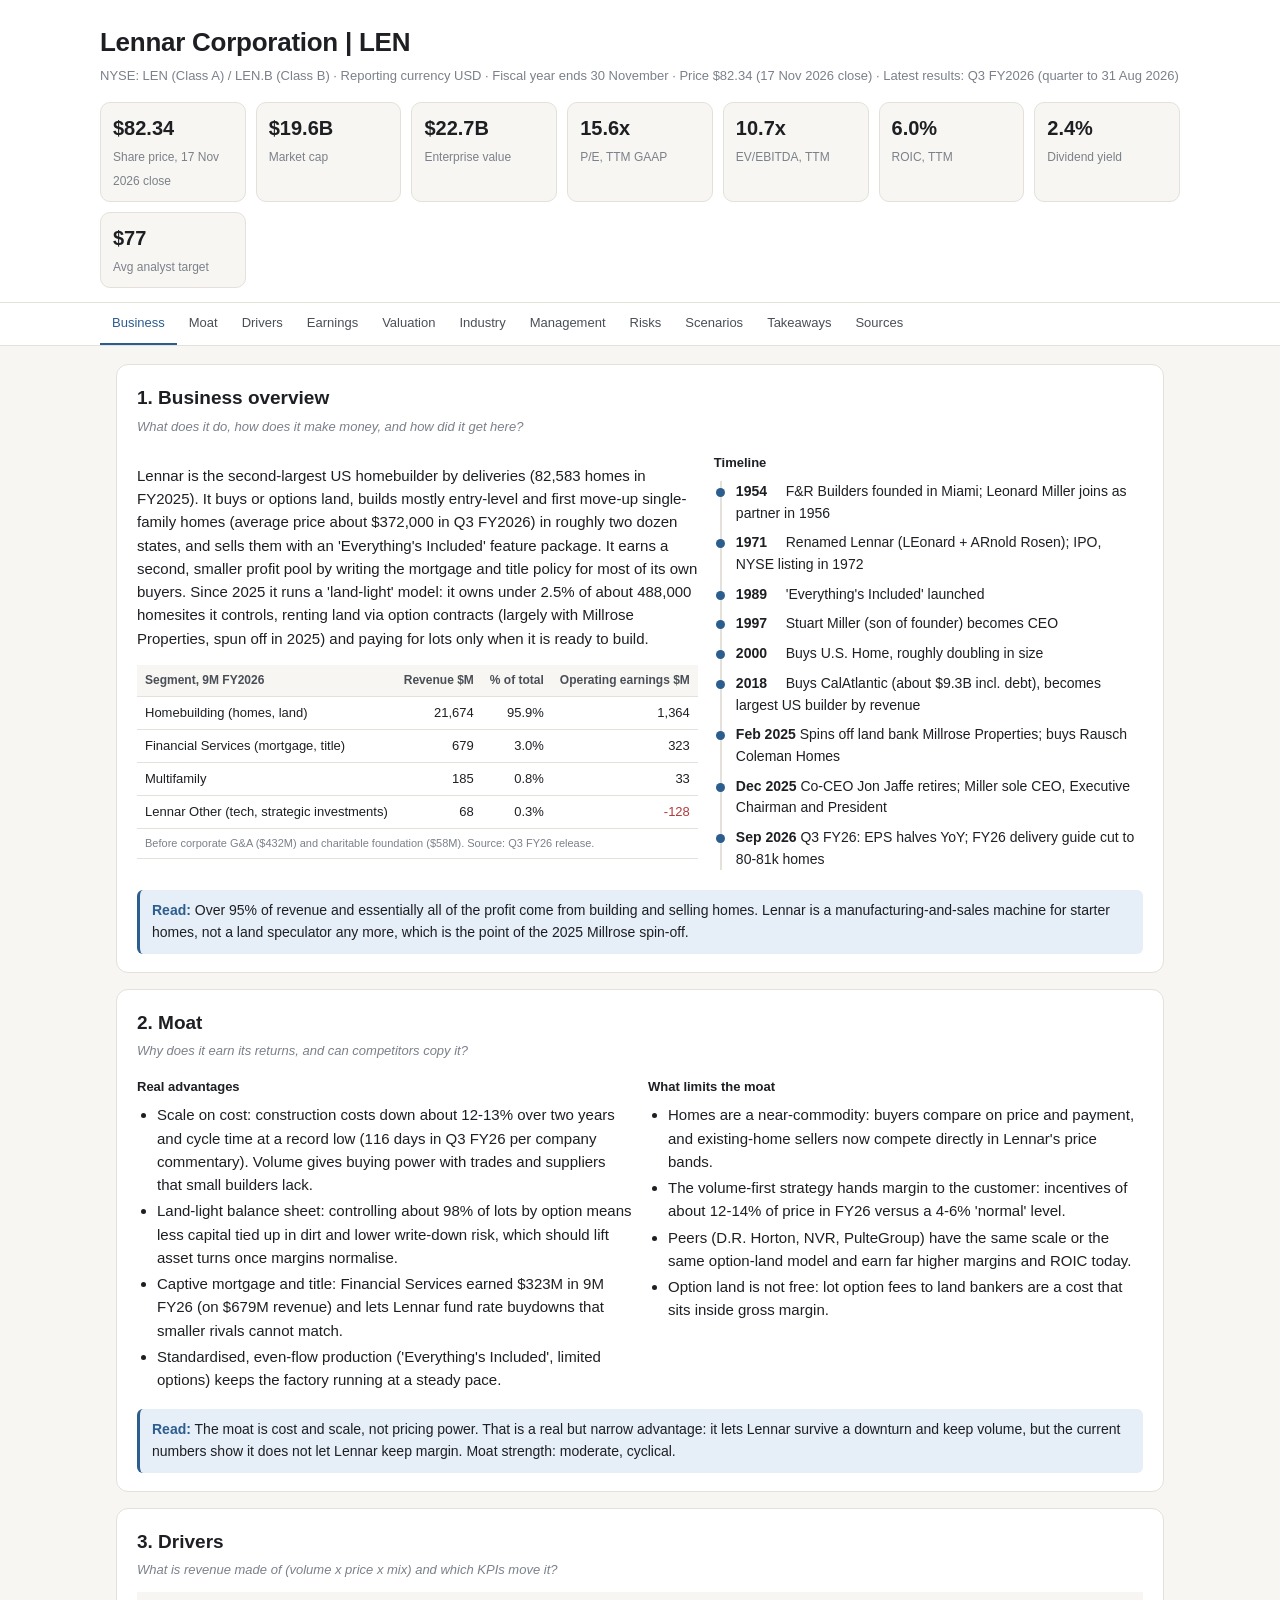
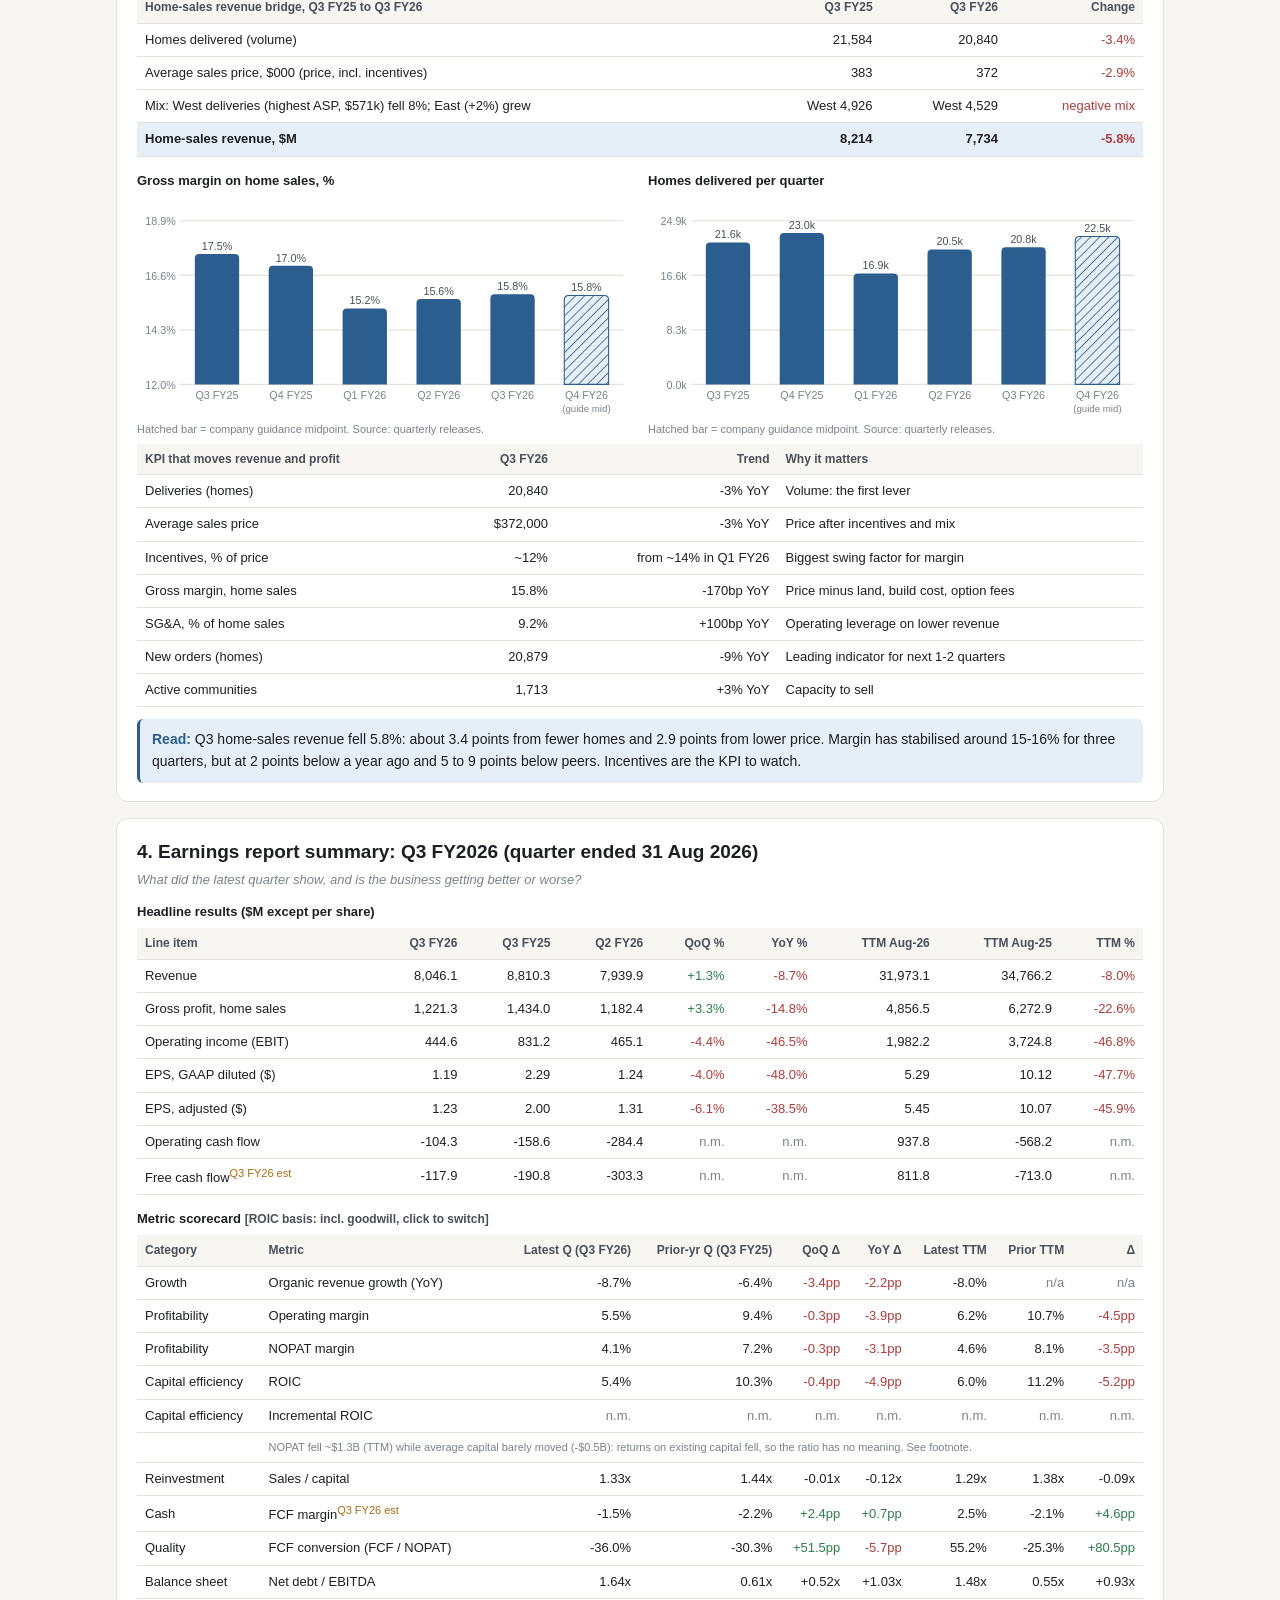
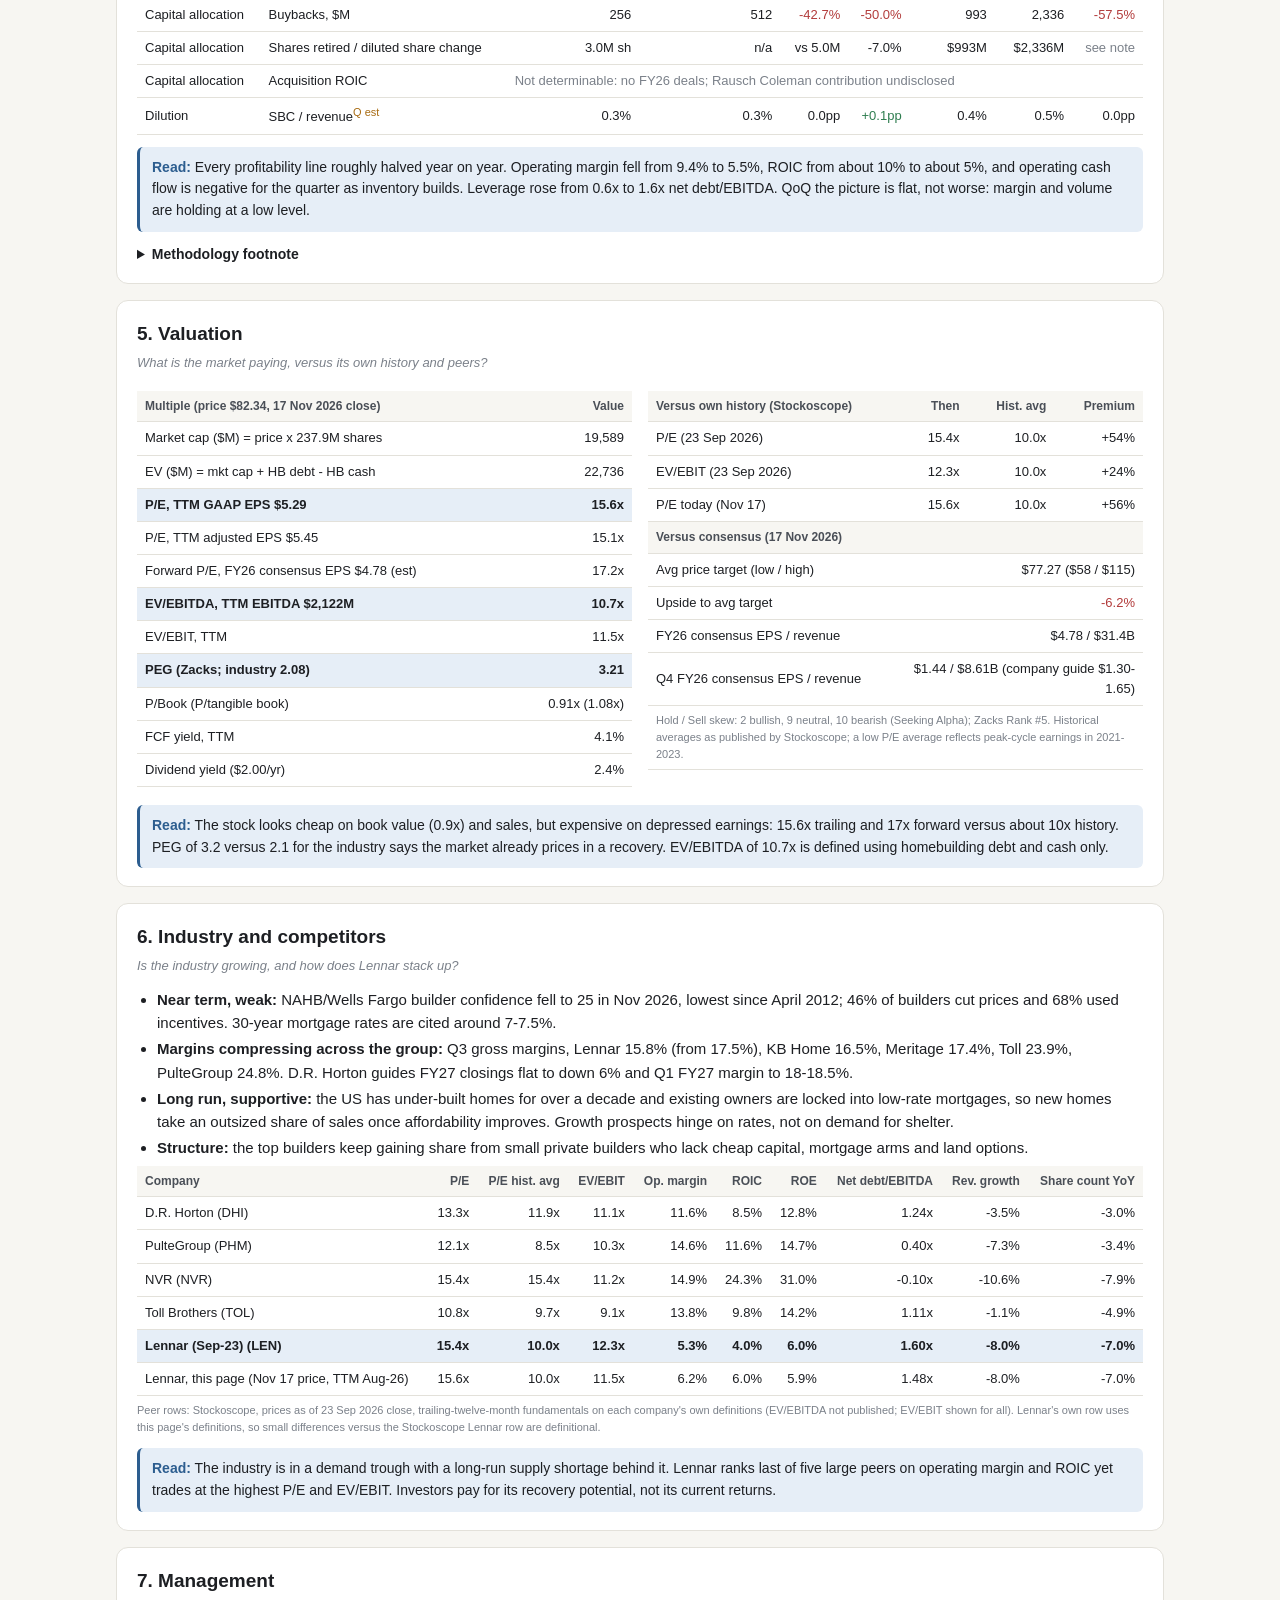
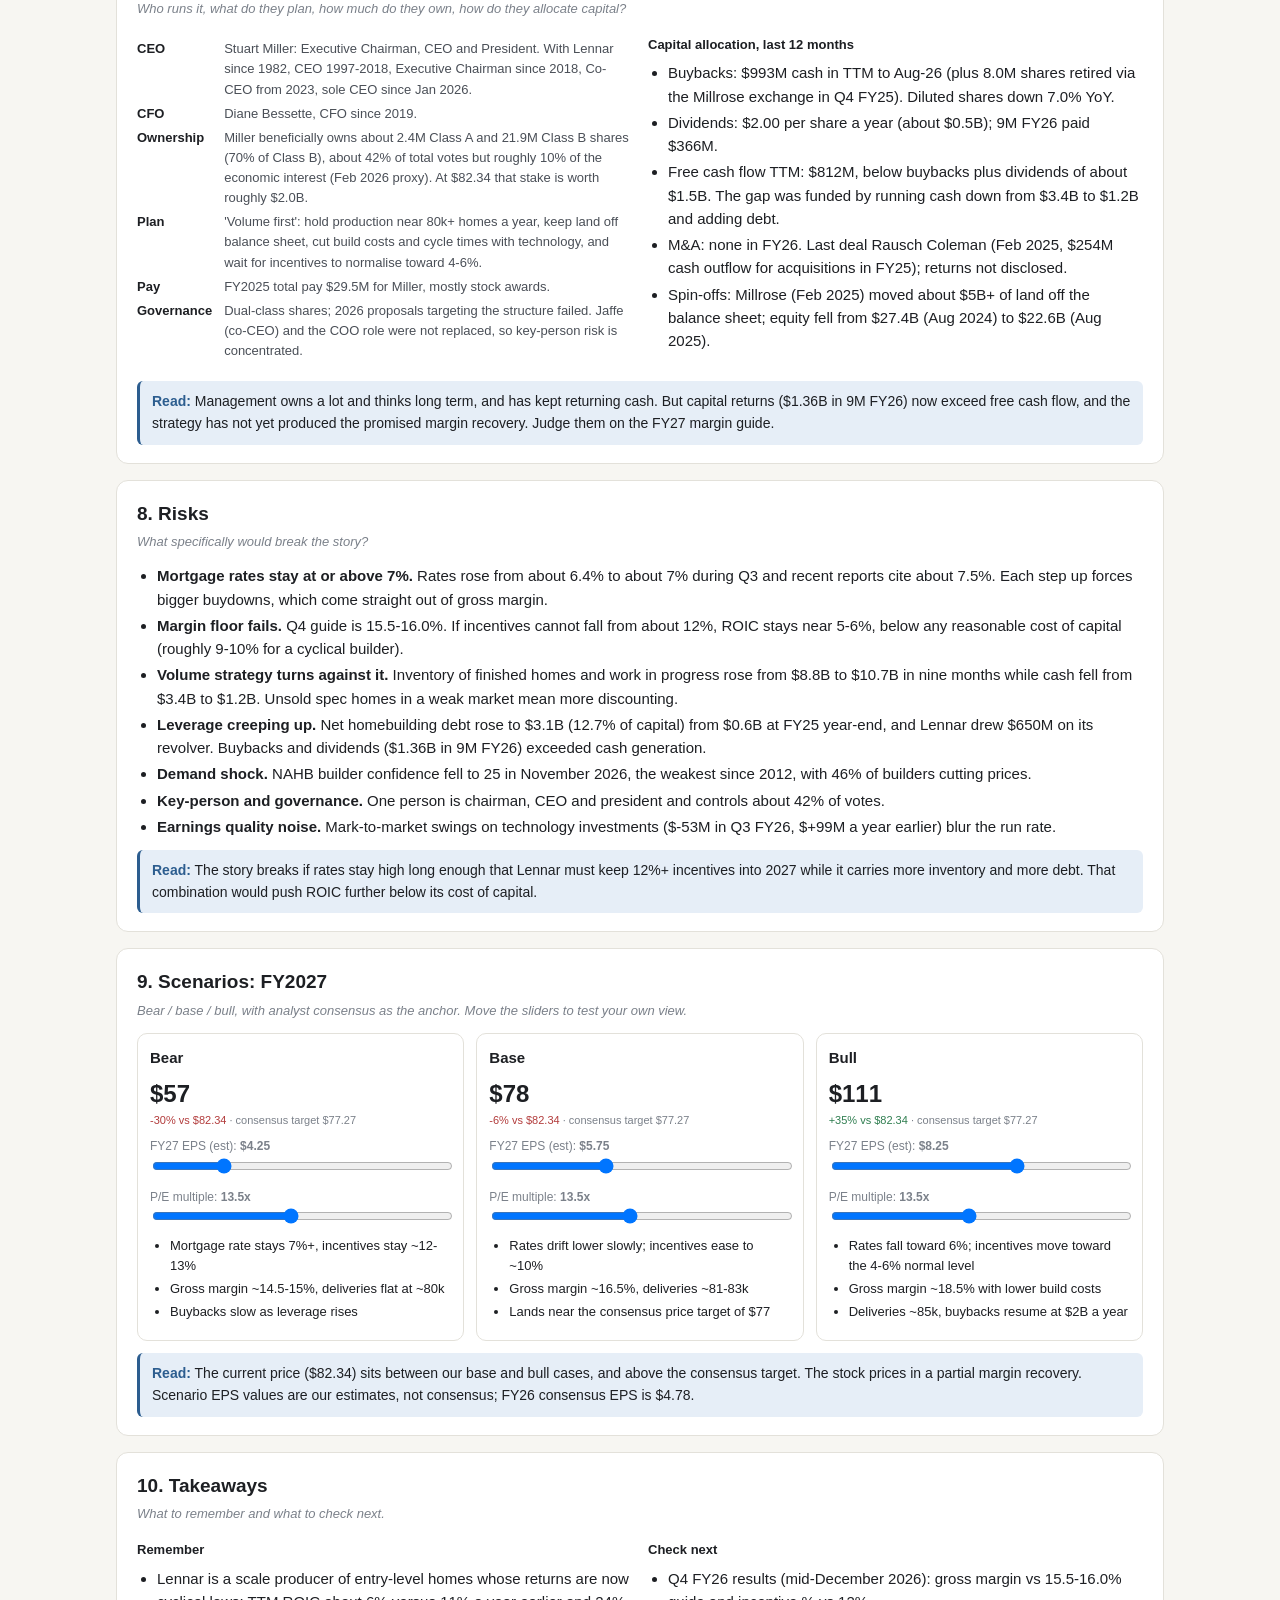
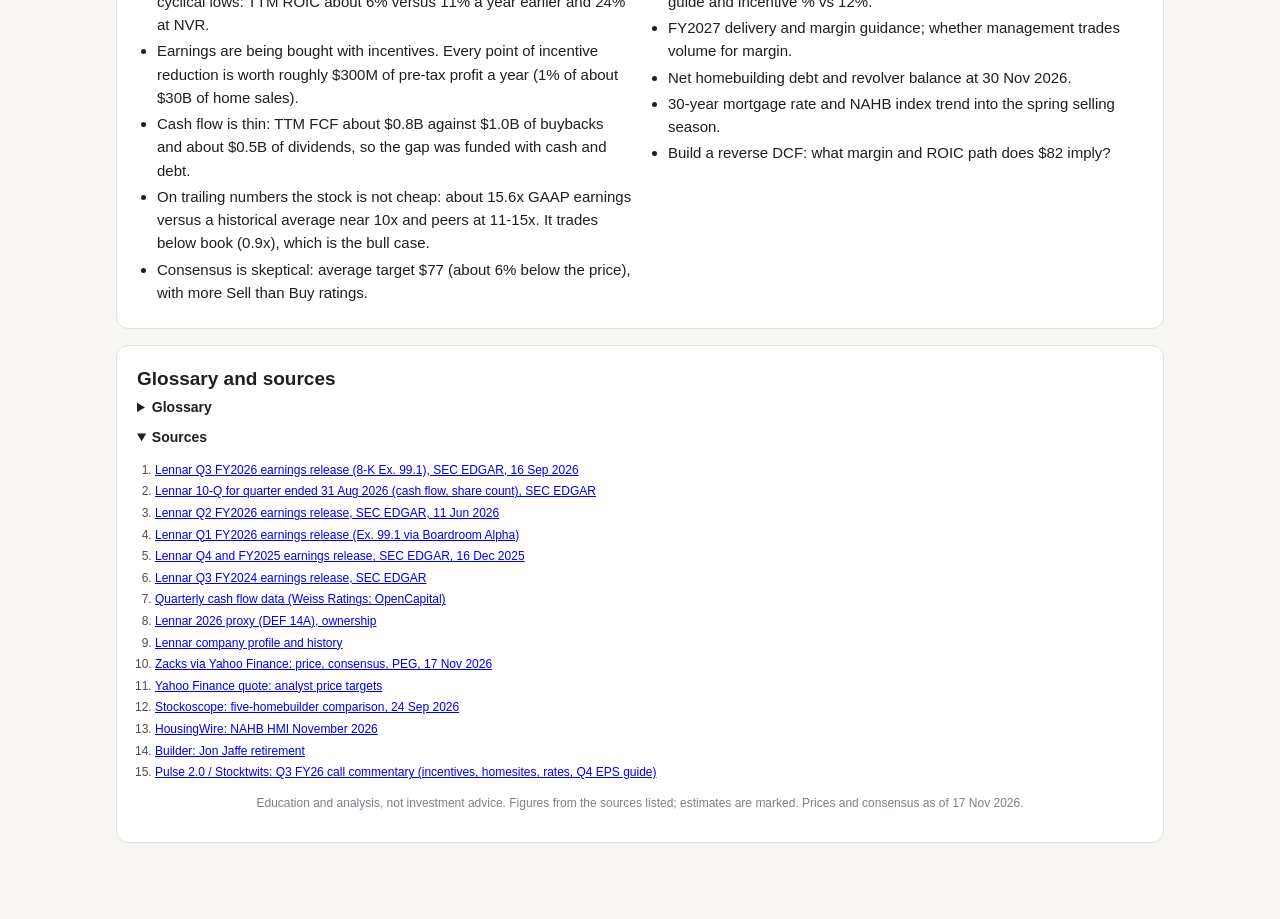
<file: reports/LEN-er101.html>
<!DOCTYPE html>
<html lang="en">
<head>
<meta charset="utf-8">
<meta name="viewport" content="width=device-width, initial-scale=1">
<title>Lennar (LEN) | Equity Research 101</title>
<style>
:root{--bg:#f7f6f2;--card:#fff;--ink:#1d1f23;--ink2:#4a4f57;--muted:#7b818a;--line:#e3e1da;--acc:#2c5d8f;--accsoft:#e6eef7;--good:#2e7d4f;--bad:#b23b3b;--warn:#a86b12;--mono:"SF Mono",Menlo,Consolas,monospace}
@media (prefers-color-scheme:dark){:root{--bg:#15171a;--card:#1d2024;--ink:#eceae4;--ink2:#c3c6cc;--muted:#8b9099;--line:#2e3238;--acc:#7fb0e0;--accsoft:#22313f;--good:#6fc28f;--bad:#e07a7a;--warn:#e0b060}}
*{box-sizing:border-box}
body{margin:0;background:var(--bg);color:var(--ink);font:15px/1.55 -apple-system,BlinkMacSystemFont,"Segoe UI",Inter,Roboto,sans-serif}
header{background:var(--card);border-bottom:1px solid var(--line);padding:22px 20px 14px}
.wrap{max-width:1080px;margin:0 auto}
h1{margin:0;font-size:26px;letter-spacing:-.01em}
.sub{color:var(--muted);font-size:13px;margin-top:4px}
.kpis{display:grid;grid-template-columns:repeat(auto-fit,minmax(130px,1fr));gap:10px;margin-top:16px}
.kpi{border:1px solid var(--line);border-radius:10px;padding:10px 12px;background:var(--bg)}
.kpi b{display:block;font-size:20px;font-variant-numeric:tabular-nums}
.kpi span{font-size:12px;color:var(--muted)}
nav{position:sticky;top:0;z-index:5;background:var(--card);border-bottom:1px solid var(--line);overflow-x:auto;white-space:nowrap}
nav a{display:inline-block;padding:10px 12px;font-size:13px;color:var(--ink2);text-decoration:none;border-bottom:2px solid transparent}
nav a.on{color:var(--acc);border-color:var(--acc)}
main{padding:18px 16px 60px}
section{background:var(--card);border:1px solid var(--line);border-radius:12px;padding:18px 20px;margin:0 0 16px}
section h2{margin:0 0 4px;font-size:19px}
.q{color:var(--muted);font-size:13px;margin:0 0 12px;font-style:italic}
.read{background:var(--accsoft);border-left:3px solid var(--acc);padding:10px 12px;border-radius:6px;margin:12px 0 0;font-size:14px}
.read b{color:var(--acc)}
.grid2{display:grid;grid-template-columns:1fr 1fr;gap:16px}
@media (max-width:760px){.grid2{grid-template-columns:1fr}}
table{border-collapse:collapse;width:100%;font-size:13px;font-variant-numeric:tabular-nums}
.tbl{overflow-x:auto;margin:6px 0}
th,td{padding:6px 8px;border-bottom:1px solid var(--line);text-align:right;white-space:nowrap}
th{font-weight:600;color:var(--ink2);background:var(--bg);font-size:12px}
td:first-child,th:first-child,td.l,th.l{text-align:left}
td.cnote,td[colspan]{white-space:normal}
tr.hl td{background:var(--accsoft);font-weight:600}
.pos{color:var(--good)}.neg{color:var(--bad)}.na{color:var(--muted)}
.est{color:var(--warn);font-size:11px;vertical-align:super}
ul{margin:6px 0;padding-left:20px}li{margin:3px 0}
.tl{border-left:2px solid var(--line);margin:8px 0 0 6px;padding-left:14px}
.tl div{position:relative;margin:0 0 8px;font-size:14px}
.tl div:before{content:"";position:absolute;left:-20px;top:7px;width:9px;height:9px;border-radius:50%;background:var(--acc)}
.tl b{display:inline-block;min-width:46px}
.pill{display:inline-block;font-size:11px;padding:2px 8px;border-radius:99px;border:1px solid var(--line);color:var(--ink2);margin-right:4px}
.chart{position:relative}
.chart svg{width:100%;height:auto;display:block}
.tip{position:absolute;pointer-events:none;background:var(--ink);color:var(--card);font-size:12px;padding:5px 8px;border-radius:6px;opacity:0;transition:opacity .1s;white-space:nowrap}
.ctitle{font-size:13px;font-weight:600;margin:4px 0}
.cnote{font-size:11px;color:var(--muted)}
.scen{display:grid;grid-template-columns:repeat(3,1fr);gap:12px}
@media (max-width:760px){.scen{grid-template-columns:1fr}}
.sc{border:1px solid var(--line);border-radius:10px;padding:12px}
.sc h3{margin:0 0 6px;font-size:15px}
.sc .px{font-size:24px;font-weight:700;font-variant-numeric:tabular-nums}
.sc label{display:block;font-size:12px;color:var(--muted);margin-top:8px}
.sc input[type=range]{width:100%}
.toggle{font-size:12px;color:var(--ink2);cursor:pointer;user-select:none}
.foot{font-size:12px;color:var(--ink2)}
.foot ol{padding-left:18px}
details summary{cursor:pointer;font-weight:600;font-size:14px}
dl{display:grid;grid-template-columns:max-content 1fr;gap:4px 12px;font-size:13px;margin:8px 0}
dt{font-weight:600}dd{margin:0;color:var(--ink2)}
.disc{font-size:12px;color:var(--muted);text-align:center;margin-top:10px}
</style>
</head>
<body>
<header><div class="wrap">
  <h1 id="ttl"></h1>
  <div class="sub" id="subt"></div>
  <div class="kpis" id="kpis"></div>
</div></header>
<nav><div class="wrap" id="nav"></div></nav>
<main class="wrap">

<section id="s1"><h2>1. Business overview</h2><p class="q">What does it do, how does it make money, and how did it get here?</p>
  <div class="grid2">
    <div>
      <p id="bizText"></p>
      <div class="tbl"><table id="segTbl"></table></div>
    </div>
    <div><div class="ctitle">Timeline</div><div class="tl" id="timeline"></div></div>
  </div>
  <div class="read" id="r1"></div>
</section>

<section id="s2"><h2>2. Moat</h2><p class="q">Why does it earn its returns, and can competitors copy it?</p>
  <div class="grid2"><div><div class="ctitle">Real advantages</div><ul id="moatPlus"></ul></div><div><div class="ctitle">What limits the moat</div><ul id="moatMinus"></ul></div></div>
  <div class="read" id="r2"></div>
</section>

<section id="s3"><h2>3. Drivers</h2><p class="q">What is revenue made of (volume x price x mix) and which KPIs move it?</p>
  <div class="tbl"><table id="bridgeTbl"></table></div>
  <div class="grid2" style="margin-top:10px">
    <div class="chart" id="chGM"></div>
    <div class="chart" id="chDel"></div>
  </div>
  <div class="tbl"><table id="kpiTbl"></table></div>
  <div class="read" id="r3"></div>
</section>

<section id="s4"><h2>4. Earnings report summary: Q3 FY2026 (quarter ended 31 Aug 2026)</h2><p class="q">What did the latest quarter show, and is the business getting better or worse?</p>
  <div class="ctitle">Headline results ($M except per share)</div>
  <div class="tbl"><table id="headTbl"></table></div>
  <div class="ctitle" style="margin-top:14px">Metric scorecard <span class="toggle" id="gwToggle">[ROIC basis: incl. goodwill, click to switch]</span></div>
  <div class="tbl"><table id="scoreTbl"></table></div>
  <div class="read" id="r4"></div>
  <details style="margin-top:12px"><summary>Methodology footnote</summary><div class="foot" id="method"></div></details>
</section>

<section id="s5"><h2>5. Valuation</h2><p class="q">What is the market paying, versus its own history and peers?</p>
  <div class="grid2">
    <div class="tbl"><table id="valTbl"></table></div>
    <div class="tbl"><table id="histTbl"></table></div>
  </div>
  <div class="read" id="r5"></div>
</section>

<section id="s6"><h2>6. Industry and competitors</h2><p class="q">Is the industry growing, and how does Lennar stack up?</p>
  <ul id="indList"></ul>
  <div class="tbl"><table id="peerTbl"></table></div>
  <div class="cnote" id="peerNote"></div>
  <div class="read" id="r6"></div>
</section>

<section id="s7"><h2>7. Management</h2><p class="q">Who runs it, what do they plan, how much do they own, how do they allocate capital?</p>
  <div class="grid2"><div><dl id="mgmt"></dl></div><div><div class="ctitle">Capital allocation, last 12 months</div><ul id="capAlloc"></ul></div></div>
  <div class="read" id="r7"></div>
</section>

<section id="s8"><h2>8. Risks</h2><p class="q">What specifically would break the story?</p>
  <ul id="risks"></ul>
  <div class="read" id="r8"></div>
</section>

<section id="s9"><h2>9. Scenarios: FY2027</h2><p class="q">Bear / base / bull, with analyst consensus as the anchor. Move the sliders to test your own view.</p>
  <div class="scen" id="scen"></div>
  <div class="read" id="r9"></div>
</section>

<section id="s10"><h2>10. Takeaways</h2><p class="q">What to remember and what to check next.</p>
  <div class="grid2"><div><div class="ctitle">Remember</div><ul id="tk1"></ul></div><div><div class="ctitle">Check next</div><ul id="tk2"></ul></div></div>
</section>

<section id="s11"><h2>Glossary and sources</h2>
  <details><summary>Glossary</summary><dl id="gloss"></dl></details>
  <details style="margin-top:8px" open><summary>Sources</summary><div class="foot"><ol id="srcs"></ol></div></details>
  <p class="disc" id="disc"></p>
</section>
</main>

<script>
/* =====================================================================
   DATA SCHEMA
   meta: company identity, price and as-of date
   bal:  point-in-time balances ($M): homebuilding debt, homebuilding cash, stockholders' equity
   periods: raw flows per period ($M; per-share in $). Keys:
     rev, revPY (same period one year earlier), homeSales, homeCost, ebit (company non-GAAP EBIT =
     pretax + interest expensed), pretax, tax, ni, eps, epsAdj, ocf, capex, da, sbc, buyback,
     open/close (balance keys), ann (annualisation factor), est (list of fields that are estimates)
   Everything else (margins, NOPAT, ROIC, FCF, multiples) is computed below.
   ===================================================================== */
const DATA = {
  meta:{name:"Lennar Corporation", ticker:"LEN (Class A) / LEN.B (Class B)", exchange:"NYSE", ccy:"USD",
    fy:"Fiscal year ends 30 November", price:82.34, priceDate:"17 Nov 2026 close", sharesOut:237.900,
    sharesDate:"31 Aug 2026 (207.9M Class A + 30.0M Class B)", goodwill:3442.359, divAnnual:2.00,
    hq:"Miami, Florida", employees:"about 13,000"},
  bal:{
    "2024-08-31":{debt:2263.256,cash:4037.405,eq:27412.520},
    "2025-05-31":{debt:2791.987,cash:1168.143,eq:22579.080},
    "2025-08-31":{debt:3523.766,cash:1406.215,eq:22570.320},
    "2025-11-30":{debt:4084.686,cash:3441.324,eq:21959.417},
    "2026-02-28":{debt:4065.459,cash:2085.384,eq:21879.376},
    "2026-05-31":{debt:4047.487,cash:1816.248,eq:21620.638},
    "2026-08-31":{debt:4297.251,cash:1150.115,eq:21558.959}},
  periods:{
    q3_26:{label:"Q3 FY26",rev:8046.119,revPY:8810.278,homeSales:7733.588,homeCost:6512.260,ebit:444.639,pretax:387.079,tax:101.592,ni:283.876,eps:1.19,epsAdj:1.23,ocf:-104.3,capex:13.6,da:35.9,sbc:27.8,buyback:256,shRet:3.0,dil:237.756,open:"2026-05-31",close:"2026-08-31",ann:4,est:["capex","sbc"]},
    q2_26:{label:"Q2 FY26",rev:7939.872,revPY:8377.502,homeSales:7595.039,homeCost:6412.619,ebit:465.114,pretax:413.187,tax:105.058,ni:304.772,eps:1.24,epsAdj:1.31,ocf:-284.4,capex:18.9,da:35.3,sbc:27.8,buyback:447,shRet:5.0,dil:240.776,open:"2026-02-28",close:"2026-05-31",ann:4,est:["sbc"]},
    q3_25:{label:"Q3 FY25",rev:8810.278,revPY:9416.042,homeSales:8213.580,homeCost:6779.563,ebit:831.157,pretax:790.703,tax:190.892,ni:590.967,eps:2.29,epsAdj:2.00,ocf:-158.6,capex:32.2,da:34.2,sbc:25.5,buyback:512.4,shRet:null,dil:255.601,open:"2025-05-31",close:"2025-08-31",ann:4,est:[]},
    ttm:{label:"TTM Aug-26",rev:31973.076,revPY:34766.213,homeSales:30456.393,homeCost:25599.859,ebit:1982.231,pretax:1785.760,tax:460.827,ni:1308.268,eps:5.29,epsAdj:5.45,ocf:937.8,capex:126.0,da:139.6,sbc:143.0,buyback:992.8,shRet:null,dil:null,open:"2025-08-31",close:"2026-08-31",ann:1,est:[]},
    pttm:{label:"TTM Aug-25",rev:34766.213,revPY:null,homeSales:32743.392,homeCost:26470.505,ebit:3724.830,pretax:3588.754,tax:878.536,ni:2684.156,eps:10.12,epsAdj:10.07,ocf:-568.2,capex:144.8,da:129.7,sbc:161.0,buyback:2335.5,shRet:null,dil:null,open:"2024-08-31",close:"2025-08-31",ann:1,est:[]}
  },
  quarterly:[ // operating KPIs from press releases
    {q:"Q3 FY25",gm:17.5,del:21584,asp:383,orders:23004},
    {q:"Q4 FY25",gm:17.0,del:23034,asp:386,orders:20018},
    {q:"Q1 FY26",gm:15.2,del:16863,asp:374,orders:18515},
    {q:"Q2 FY26",gm:15.6,del:20519,asp:371,orders:21749},
    {q:"Q3 FY26",gm:15.8,del:20840,asp:372,orders:20879},
    {q:"Q4 FY26 guide",gm:15.75,del:22500,asp:375,orders:20000,guide:true,gmR:"15.5-16.0%",delR:"22,000-23,000"}
  ],
  consensus:{fy26eps:4.78,fy26rev:31.4,q4eps:1.44,q4rev:8.61,fwdPE_zacks:17.52,peg:3.21,pegInd:2.08,indFwdPE:14.37,
    pt:77.27,ptLow:58,ptHigh:115,rating:"Hold / Sell skew: 2 bullish, 9 neutral, 10 bearish (Seeking Alpha); Zacks Rank #5",
    asof:"17 Nov 2026"},
  history:{pe:{now:15.41,avg:9.99},evebit:{now:12.31,avg:9.96},asof:"23 Sep 2026 (Stockoscope; historical average as published)"},
  peers:[ // Stockoscope, prices as of 23 Sep 2026 close; TTM fundamentals
    {t:"DHI",n:"D.R. Horton",pe:13.31,ev:11.10,om:11.6,roic:8.5,roe:12.8,nd:1.24,g:-3.5,sh:-3.0,peAvg:11.90},
    {t:"PHM",n:"PulteGroup",pe:12.08,ev:10.31,om:14.6,roic:11.6,roe:14.7,nd:0.40,g:-7.3,sh:-3.4,peAvg:8.53},
    {t:"NVR",n:"NVR",pe:15.37,ev:11.19,om:14.9,roic:24.3,roe:31.0,nd:-0.10,g:-10.6,sh:-7.9,peAvg:15.45},
    {t:"TOL",n:"Toll Brothers",pe:10.79,ev:9.13,om:13.8,roic:9.8,roe:14.2,nd:1.11,g:-1.1,sh:-4.9,peAvg:9.72},
    {t:"LEN",n:"Lennar (Sep-23)",pe:15.41,ev:12.31,om:5.3,roic:4.0,roe:6.0,nd:1.60,g:-8.0,sh:-7.0,peAvg:9.99,me:true}
  ],
  business:{
    text:"Lennar is the second-largest US homebuilder by deliveries (82,583 homes in FY2025). It buys or options land, builds mostly entry-level and first move-up single-family homes (average price about $372,000 in Q3 FY2026) in roughly two dozen states, and sells them with an 'Everything's Included' feature package. It earns a second, smaller profit pool by writing the mortgage and title policy for most of its own buyers. Since 2025 it runs a 'land-light' model: it owns under 2.5% of about 488,000 homesites it controls, renting land via option contracts (largely with Millrose Properties, spun off in 2025) and paying for lots only when it is ready to build.",
    segments:[["Homebuilding (homes, land)",21674.374,1364.361],["Financial Services (mortgage, title)",678.615,322.732],["Multifamily",184.538,33.315],["Lennar Other (tech, strategic investments)",67.940,-127.797]],
    timeline:[["1954","F&R Builders founded in Miami; Leonard Miller joins as partner in 1956"],["1971","Renamed Lennar (LEonard + ARnold Rosen); IPO, NYSE listing in 1972"],["1989","'Everything's Included' launched"],["1997","Stuart Miller (son of founder) becomes CEO"],["2000","Buys U.S. Home, roughly doubling in size"],["2018","Buys CalAtlantic (about $9.3B incl. debt), becomes largest US builder by revenue"],["Feb 2025","Spins off land bank Millrose Properties; buys Rausch Coleman Homes"],["Dec 2025","Co-CEO Jon Jaffe retires; Miller sole CEO, Executive Chairman and President"],["Sep 2026","Q3 FY26: EPS halves YoY; FY26 delivery guide cut to 80-81k homes"]]
  },
  moatPlus:[
    "Scale on cost: construction costs down about 12-13% over two years and cycle time at a record low (116 days in Q3 FY26 per company commentary). Volume gives buying power with trades and suppliers that small builders lack.",
    "Land-light balance sheet: controlling about 98% of lots by option means less capital tied up in dirt and lower write-down risk, which should lift asset turns once margins normalise.",
    "Captive mortgage and title: Financial Services earned $323M in 9M FY26 (on $679M revenue) and lets Lennar fund rate buydowns that smaller rivals cannot match.",
    "Standardised, even-flow production ('Everything's Included', limited options) keeps the factory running at a steady pace."
  ],
  moatMinus:[
    "Homes are a near-commodity: buyers compare on price and payment, and existing-home sellers now compete directly in Lennar's price bands.",
    "The volume-first strategy hands margin to the customer: incentives of about 12-14% of price in FY26 versus a 4-6% 'normal' level.",
    "Peers (D.R. Horton, NVR, PulteGroup) have the same scale or the same option-land model and earn far higher margins and ROIC today.",
    "Option land is not free: lot option fees to land bankers are a cost that sits inside gross margin."
  ],
  kpis:[
    ["Deliveries (homes)","20,840","-3% YoY","Volume: the first lever"],
    ["Average sales price","$372,000","-3% YoY","Price after incentives and mix"],
    ["Incentives, % of price","~12%","from ~14% in Q1 FY26","Biggest swing factor for margin"],
    ["Gross margin, home sales","15.8%","-170bp YoY","Price minus land, build cost, option fees"],
    ["SG&A, % of home sales","9.2%","+100bp YoY","Operating leverage on lower revenue"],
    ["New orders (homes)","20,879","-9% YoY","Leading indicator for next 1-2 quarters"],
    ["Active communities","1,713","+3% YoY","Capacity to sell"]
  ],
  mgmt:[
    ["CEO","Stuart Miller: Executive Chairman, CEO and President. With Lennar since 1982, CEO 1997-2018, Executive Chairman since 2018, Co-CEO from 2023, sole CEO since Jan 2026."],
    ["CFO","Diane Bessette, CFO since 2019."],
    ["Ownership","Miller beneficially owns about 2.4M Class A and 21.9M Class B shares (70% of Class B), about 42% of total votes but roughly 10% of the economic interest (Feb 2026 proxy). At $82.34 that stake is worth roughly $2.0B."],
    ["Plan","'Volume first': hold production near 80k+ homes a year, keep land off balance sheet, cut build costs and cycle times with technology, and wait for incentives to normalise toward 4-6%."],
    ["Pay","FY2025 total pay $29.5M for Miller, mostly stock awards."],
    ["Governance","Dual-class shares; 2026 proposals targeting the structure failed. Jaffe (co-CEO) and the COO role were not replaced, so key-person risk is concentrated."]
  ],
  risks:[
    "<b>Mortgage rates stay at or above 7%.</b> Rates rose from about 6.4% to about 7% during Q3 and recent reports cite about 7.5%. Each step up forces bigger buydowns, which come straight out of gross margin.",
    "<b>Margin floor fails.</b> Q4 guide is 15.5-16.0%. If incentives cannot fall from about 12%, ROIC stays near 5-6%, below any reasonable cost of capital (roughly 9-10% for a cyclical builder).",
    "<b>Volume strategy turns against it.</b> Inventory of finished homes and work in progress rose from $8.8B to $10.7B in nine months while cash fell from $3.4B to $1.2B. Unsold spec homes in a weak market mean more discounting.",
    "<b>Leverage creeping up.</b> Net homebuilding debt rose to $3.1B (12.7% of capital) from $0.6B at FY25 year-end, and Lennar drew $650M on its revolver. Buybacks and dividends ($1.36B in 9M FY26) exceeded cash generation.",
    "<b>Demand shock.</b> NAHB builder confidence fell to 25 in November 2026, the weakest since 2012, with 46% of builders cutting prices.",
    "<b>Key-person and governance.</b> One person is chairman, CEO and president and controls about 42% of votes.",
    "<b>Earnings quality noise.</b> Mark-to-market swings on technology investments ($-53M in Q3 FY26, $+99M a year earlier) blur the run rate."
  ],
  scen:{
    bear:{eps:4.25,pe:13.5,why:["Mortgage rate stays 7%+, incentives stay ~12-13%","Gross margin ~14.5-15%, deliveries flat at ~80k","Buybacks slow as leverage rises"]},
    base:{eps:5.75,pe:13.5,why:["Rates drift lower slowly; incentives ease to ~10%","Gross margin ~16.5%, deliveries ~81-83k","Lands near the consensus price target of $77"]},
    bull:{eps:8.25,pe:13.5,why:["Rates fall toward 6%; incentives move toward the 4-6% normal level","Gross margin ~18.5% with lower build costs","Deliveries ~85k, buybacks resume at $2B a year"]}
  },
  takeaways:[
    "Lennar is a scale producer of entry-level homes whose returns are now cyclical lows: TTM ROIC about 6% versus 11% a year earlier and 24% at NVR.",
    "Earnings are being bought with incentives. Every point of incentive reduction is worth roughly $300M of pre-tax profit a year (1% of about $30B of home sales).",
    "Cash flow is thin: TTM FCF about $0.8B against $1.0B of buybacks and about $0.5B of dividends, so the gap was funded with cash and debt.",
    "On trailing numbers the stock is not cheap: about 15.6x GAAP earnings versus a historical average near 10x and peers at 11-15x. It trades below book (0.9x), which is the bull case.",
    "Consensus is skeptical: average target $77 (about 6% below the price), with more Sell than Buy ratings."
  ],
  checkNext:[
    "Q4 FY26 results (mid-December 2026): gross margin vs 15.5-16.0% guide and incentive % vs 12%.",
    "FY2027 delivery and margin guidance; whether management trades volume for margin.",
    "Net homebuilding debt and revolver balance at 30 Nov 2026.",
    "30-year mortgage rate and NAHB index trend into the spring selling season.",
    "Build a reverse DCF: what margin and ROIC path does $82 imply?"
  ],
  reads:{
    r1:"<b>Read:</b> Over 95% of revenue and essentially all of the profit come from building and selling homes. Lennar is a manufacturing-and-sales machine for starter homes, not a land speculator any more, which is the point of the 2025 Millrose spin-off.",
    r2:"<b>Read:</b> The moat is cost and scale, not pricing power. That is a real but narrow advantage: it lets Lennar survive a downturn and keep volume, but the current numbers show it does not let Lennar keep margin. Moat strength: moderate, cyclical.",
    r3:"<b>Read:</b> Q3 home-sales revenue fell 5.8%: about 3.4 points from fewer homes and 2.9 points from lower price. Margin has stabilised around 15-16% for three quarters, but at 2 points below a year ago and 5 to 9 points below peers. Incentives are the KPI to watch.",
    r4:"<b>Read:</b> Every profitability line roughly halved year on year. Operating margin fell from 9.4% to 5.5%, ROIC from about 10% to about 5%, and operating cash flow is negative for the quarter as inventory builds. Leverage rose from 0.6x to 1.6x net debt/EBITDA. QoQ the picture is flat, not worse: margin and volume are holding at a low level.",
    r5:"<b>Read:</b> The stock looks cheap on book value (0.9x) and sales, but expensive on depressed earnings: 15.6x trailing and 17x forward versus about 10x history. PEG of 3.2 versus 2.1 for the industry says the market already prices in a recovery. EV/EBITDA of 10.7x is defined using homebuilding debt and cash only.",
    r6:"<b>Read:</b> The industry is in a demand trough with a long-run supply shortage behind it. Lennar ranks last of five large peers on operating margin and ROIC yet trades at the highest P/E and EV/EBIT. Investors pay for its recovery potential, not its current returns.",
    r7:"<b>Read:</b> Management owns a lot and thinks long term, and has kept returning cash. But capital returns ($1.36B in 9M FY26) now exceed free cash flow, and the strategy has not yet produced the promised margin recovery. Judge them on the FY27 margin guide.",
    r8:"<b>Read:</b> The story breaks if rates stay high long enough that Lennar must keep 12%+ incentives into 2027 while it carries more inventory and more debt. That combination would push ROIC further below its cost of capital.",
    r9:"<b>Read:</b> The current price ($82.34) sits between our base and bull cases, and above the consensus target. The stock prices in a partial margin recovery. Scenario EPS values are our estimates, not consensus; FY26 consensus EPS is $4.78."
  },
  sources:[
    ["Lennar Q3 FY2026 earnings release (8-K Ex. 99.1), SEC EDGAR, 16 Sep 2026","https://www.sec.gov/Archives/edgar/data/0000920760/000162828026062287/ex991-2026831x8kq3.htm"],
    ["Lennar 10-Q for quarter ended 31 Aug 2026 (cash flow, share count), SEC EDGAR","https://www.sec.gov/Archives/edgar/data/0000920760/000162828026064557/len-20260831.htm"],
    ["Lennar Q2 FY2026 earnings release, SEC EDGAR, 11 Jun 2026","https://www.sec.gov/Archives/edgar/data/0000920760/000162828026042551/ex991-2026531x8kq1.htm"],
    ["Lennar Q1 FY2026 earnings release (Ex. 99.1 via Boardroom Alpha)","https://app.boardroomalpha.com/sec_feed/2026/QTR1/0001628280-26-017308/ex991-2026228x8kq1.htm"],
    ["Lennar Q4 and FY2025 earnings release, SEC EDGAR, 16 Dec 2025","https://www.sec.gov/Archives/edgar/data/920760/000162828025057408/ex991-20251130x8kq4.htm"],
    ["Lennar Q3 FY2024 earnings release, SEC EDGAR","https://www.sec.gov/Archives/edgar/data/920760/000162828024040938/ex991-2024831x8kq3.htm"],
    ["Quarterly cash flow data (Weiss Ratings; OpenCapital)","https://weissratings.com/en/stock/len-nyse/cash-flow/quarterly"],
    ["Lennar 2026 proxy (DEF 14A), ownership","https://www.sec.gov/Archives/edgar/data/920760/000119312526073504/d940888ddef14a.htm"],
    ["Lennar company profile and history","https://investors.lennar.com/company-profile"],
    ["Zacks via Yahoo Finance: price, consensus, PEG, 17 Nov 2026","https://finance.yahoo.com/markets/stocks/articles/lennar-len-registers-bigger-fall-221502229.html"],
    ["Yahoo Finance quote: analyst price targets","https://uk.finance.yahoo.com/quote/LEN/"],
    ["Stockoscope: five-homebuilder comparison, 24 Sep 2026","https://stockoscope.com/blog/homebuilders-dhi-len-nvr-phm-tol-comparison"],
    ["HousingWire: NAHB HMI November 2026","https://www.housingwire.com/articles/homebuilder-confidence-november-2026/"],
    ["Builder: Jon Jaffe retirement","https://www.builderonline.com/builder-100/leadership/lennar-co-ceo-and-president-jonathan-jaffe-to-retire/"],
    ["Pulse 2.0 / Stocktwits: Q3 FY26 call commentary (incentives, homesites, rates, Q4 EPS guide)","https://pulse2.com/lennar-reports-8-billion-in-q3-revenue-and-20840-home-deliveries/"]
  ]
};

/* ======================= CALCULATIONS ======================= */
const B=DATA.bal, P=DATA.periods, M=DATA.meta;
let exGW=false;
function ic(k){const b=B[k];return b.debt+b.eq-b.cash;}
function calc(p){
  const avgIC=(ic(p.open)+ic(p.close))/2, gw=M.goodwill;
  const taxR=p.tax/p.pretax, nopat=p.ebit*(1-taxR), ebitda=p.ebit+p.da, fcf=p.ocf-p.capex;
  const nd=B[p.close].debt-B[p.close].cash;
  return {growth:p.revPY?p.rev/p.revPY-1:null, gp:p.homeSales-p.homeCost, gpm:(p.homeSales-p.homeCost)/p.homeSales,
    om:p.ebit/p.rev, taxR, nopat, nopatM:nopat/p.rev, avgIC, avgICx:avgIC-gw,
    roic:nopat*p.ann/avgIC, roicx:nopat*p.ann/(avgIC-gw), s2c:p.rev*p.ann/avgIC,
    fcf, fcfM:fcf/p.rev, conv:fcf/nopat, ebitda, nd, ndE:nd/(ebitda*p.ann), sbcR:p.sbc/p.rev, nopatAnn:nopat*p.ann};
}
const C={}; for(const k in P) C[k]=calc(P[k]);
function incr(a,b){ // incremental ROIC from period b to a (annualised NOPAT / avg IC)
  const dN=C[a].nopatAnn-C[b].nopatAnn, dI=(exGW?C[a].avgICx-C[b].avgICx:C[a].avgIC-C[b].avgIC);
  if(dI<=0 || Math.abs(dI)/C[a].avgIC<0.02) return null; return dN/dI;
}
const val=(()=>{const mc=M.price*M.sharesOut, b=B["2026-08-31"], ev=mc+b.debt-b.cash, t=P.ttm, c=C.ttm;
  return {mc, ev, pe:M.price/t.eps, peAdj:M.price/t.epsAdj, fpe:M.price/DATA.consensus.fy26eps, evE:ev/c.ebitda, evEbit:ev/t.ebit,
    pb:mc/b.eq, ptb:mc/(b.eq-M.goodwill), dy:M.divAnnual/M.price, ps:mc/t.rev, fcfy:c.fcf/mc};})();

/* ======================= FORMATTERS ======================= */
const f0=n=>n==null||isNaN(n)?'<span class="na">n/a</span>':Math.round(n).toLocaleString('en-US');
const f1=n=>n==null||isNaN(n)?'<span class="na">n/a</span>':n.toLocaleString('en-US',{minimumFractionDigits:1,maximumFractionDigits:1});
const f2=n=>n==null||isNaN(n)?'<span class="na">n/a</span>':n.toFixed(2);
const pct=(n,d=1)=>n==null||!isFinite(n)?'<span class="na">n/a</span>':(n*100).toFixed(d)+'%';
const xx=(n,d=1)=>n==null||!isFinite(n)?'<span class="na">n/a</span>':n.toFixed(d)+'x';
const sgn=(v,txt)=>`<span class="${v>0?'pos':v<0?'neg':''}">${txt}</span>`;
const chg=(a,b)=>{if(a==null||b==null||b===0)return '<span class="na">n/a</span>'; if((a<0)!==(b<0)||b<0) return '<span class="na">n.m.</span>'; const v=a/b-1; return sgn(v,(v>0?'+':'')+(v*100).toFixed(1)+'%');};
const pp=(a,b)=>{if(a==null||b==null||!isFinite(a)||!isFinite(b))return '<span class="na">n/a</span>'; const v=Math.abs((a-b)*100)<0.05?0:(a-b)*100; return sgn(v,(v>0?'+':'')+v.toFixed(1)+'pp');};
const dx=(a,b)=>{if(a==null||b==null||!isFinite(a)||!isFinite(b))return '<span class="na">n/a</span>'; const v=a-b; return (v>0?'+':'')+v.toFixed(2)+'x';};
const E=(k,field)=>P[k].est.includes(field)?'<span class="est">est</span>':'';
const $=id=>document.getElementById(id);

/* ======================= RENDER ======================= */
function render(){
 $('ttl').textContent=`${M.name}  |  ${M.ticker.split(' ')[0]}`;
 $('subt').textContent=`${M.exchange}: ${M.ticker}  ·  Reporting currency ${M.ccy}  ·  ${M.fy}  ·  Price $${M.price} (${M.priceDate})  ·  Latest results: Q3 FY2026 (quarter to 31 Aug 2026)`;
 const k=[["$"+M.price.toFixed(2),"Share price, "+M.priceDate],["$"+(val.mc/1000).toFixed(1)+"B","Market cap"],["$"+(val.ev/1000).toFixed(1)+"B","Enterprise value"],[xx(val.pe),"P/E, TTM GAAP"],[xx(val.evE),"EV/EBITDA, TTM"],[pct(C.ttm.roic),"ROIC, TTM"],[pct(val.dy),"Dividend yield"],["$"+DATA.consensus.pt.toFixed(0),"Avg analyst target"]];
 $('kpis').innerHTML=k.map(a=>`<div class="kpi"><b>${a[0]}</b><span>${a[1]}</span></div>`).join('');
 const secs=[["s1","Business"],["s2","Moat"],["s3","Drivers"],["s4","Earnings"],["s5","Valuation"],["s6","Industry"],["s7","Management"],["s8","Risks"],["s9","Scenarios"],["s10","Takeaways"],["s11","Sources"]];
 $('nav').innerHTML=secs.map(s=>`<a href="#${s[0]}" data-s="${s[0]}">${s[1]}</a>`).join('');
 for(const r in DATA.reads) $(r).innerHTML=DATA.reads[r];

 // 1 business
 $('bizText').textContent=DATA.business.text;
 const segT=DATA.business.segments.reduce((a,s)=>a+s[1],0);
 $('segTbl').innerHTML=`<tr><th class="l">Segment, 9M FY2026</th><th>Revenue $M</th><th>% of total</th><th>Operating earnings $M</th></tr>`+
  DATA.business.segments.map(s=>`<tr><td>${s[0]}</td><td>${f0(s[1])}</td><td>${pct(s[1]/segT)}</td><td>${s[2]<0?'<span class="neg">'+f0(s[2])+'</span>':f0(s[2])}</td></tr>`).join('')+
  `<tr><td colspan="4" class="l cnote">Before corporate G&A ($432M) and charitable foundation ($58M). Source: Q3 FY26 release.</td></tr>`;
 $('timeline').innerHTML=DATA.business.timeline.map(t=>`<div><b>${t[0]}</b> ${t[1]}</div>`).join('');

 // 2 moat
 $('moatPlus').innerHTML=DATA.moatPlus.map(x=>`<li>${x}</li>`).join('');
 $('moatMinus').innerHTML=DATA.moatMinus.map(x=>`<li>${x}</li>`).join('');

 // 3 drivers: revenue bridge
 const d0=21584,d1=20840,a0=383,a1=372, vol=d1/d0-1, pr=a1/a0-1;
 $('bridgeTbl').innerHTML=`<tr><th class="l">Home-sales revenue bridge, Q3 FY25 to Q3 FY26</th><th>Q3 FY25</th><th>Q3 FY26</th><th>Change</th></tr>
 <tr><td>Homes delivered (volume)</td><td>${f0(d0)}</td><td>${f0(d1)}</td><td>${sgn(vol,pct(vol))}</td></tr>
 <tr><td>Average sales price, $000 (price, incl. incentives)</td><td>${a0}</td><td>${a1}</td><td>${sgn(pr,pct(pr))}</td></tr>
 <tr><td>Mix: West deliveries (highest ASP, $571k) fell 8%; East (+2%) grew</td><td>West 4,926</td><td>West 4,529</td><td>${sgn(-1,'negative mix')}</td></tr>
 <tr class="hl"><td>Home-sales revenue, $M</td><td>${f0(P.q3_25.homeSales)}</td><td>${f0(P.q3_26.homeSales)}</td><td>${chg(P.q3_26.homeSales,P.q3_25.homeSales)}</td></tr>`;
 $('kpiTbl').innerHTML=`<tr><th class="l">KPI that moves revenue and profit</th><th>Q3 FY26</th><th>Trend</th><th class="l">Why it matters</th></tr>`+DATA.kpis.map(r=>`<tr><td>${r[0]}</td><td>${r[1]}</td><td>${r[2]}</td><td class="l">${r[3]}</td></tr>`).join('');
 barChart('chGM',DATA.quarterly.map(q=>({x:q.q,y:q.gm,g:q.guide,t:q.guide?`Guide ${q.gmR}`:q.gm.toFixed(1)+'%'})),'Gross margin on home sales, %',v=>v.toFixed(1)+'%',12);
 barChart('chDel',DATA.quarterly.map(q=>({x:q.q,y:q.del,g:q.guide,t:q.guide?`Guide ${q.delR}`:q.del.toLocaleString()+` homes, ASP $${q.asp}k`})),'Homes delivered per quarter',v=>(v/1000).toFixed(1)+'k',0);

 // 4 earnings
 const cols=["q3_26","q3_25","q2_26"];
 const hrow=(name,f,isEps)=>{const v=k=>f(k); const a=v("q3_26"),b=v("q3_25"),q=v("q2_26"),t=v("ttm"),pt=v("pttm");
   const fm=isEps?f2:f1; return `<tr><td>${name}</td><td>${fm(a)}</td><td>${fm(b)}</td><td>${fm(q)}</td><td>${chg(a,q)}</td><td>${chg(a,b)}</td><td>${fm(t)}</td><td>${fm(pt)}</td><td>${chg(t,pt)}</td></tr>`;};
 $('headTbl').innerHTML=`<tr><th class="l">Line item</th><th>Q3 FY26</th><th>Q3 FY25</th><th>Q2 FY26</th><th>QoQ %</th><th>YoY %</th><th>TTM Aug-26</th><th>TTM Aug-25</th><th>TTM %</th></tr>`+
  hrow("Revenue",k=>P[k].rev)+hrow("Gross profit, home sales",k=>C[k].gp)+hrow("Operating income (EBIT)",k=>P[k].ebit)+
  hrow("EPS, GAAP diluted ($)",k=>P[k].eps,true)+hrow("EPS, adjusted ($)",k=>P[k].epsAdj,true)+
  hrow("Operating cash flow",k=>P[k].ocf)+hrow("Free cash flow"+'<span class="est">Q3 FY26 est</span>',k=>C[k].fcf);
 renderScore();
 $('method').innerHTML=`<ul>
 <li><b>Periods.</b> Q3 FY26 = three months to 31 Aug 2026. TTM Aug-26 = FY2025 minus 9M FY25 plus 9M FY26; TTM Aug-25 built the same way from FY2024. Quarterly ratios are annualised (x4). QoQ compares Q3 FY26 with Q2 FY26.</li>
 <li><b>Organic revenue growth</b> = reported total revenue growth. Rausch Coleman (acquired Feb 2025) is in both Q3 FY25 and Q3 FY26, so the quarterly figure is organic; the TTM figure is not adjusted for the months before Feb 2025 and modestly overstates organic decline. No FX exposure.</li>
 <li><b>Operating income</b> = Lennar's reported EBIT (pretax earnings plus interest expensed, incl. interest in cost of homes sold). It includes mark-to-market on technology investments ($-53M Q3 FY26; $+99M Q3 FY25). Gross profit = sales of homes minus cost of homes sold.</li>
 <li><b>NOPAT</b> = EBIT x (1 - effective tax rate for the period: ${pct(C.q3_26.taxR)} Q3 FY26, ${pct(C.ttm.taxR)} TTM).</li>
 <li><b>Invested capital</b> = homebuilding debt + stockholders' equity - homebuilding cash (financing side). Financial Services warehouse debt ($1.6B) is excluded because it funds mortgages held for sale, not operations. Operating leases excluded (immaterial for a builder). Average of opening and closing balance. Ex-goodwill version removes $3.44B of goodwill (mostly CalAtlantic).</li>
 <li><b>ROIC</b> = annualised NOPAT / average invested capital. <b>Incremental ROIC</b> = change in annualised NOPAT / change in average invested capital; shown as n.m. when capital fell or changed by under 2%. Multi-year view: from TTM Aug-25 to TTM Aug-26 NOPAT fell $${f0(C.pttm.nopat-C.ttm.nopat)}M while average capital fell only $${f0(C.pttm.avgIC-C.ttm.avgIC)}M, so returns on existing capital collapsed rather than new capital being invested; the 2025 Millrose spin-off (which removed land and equity) also distorts any comparison across Feb 2025.</li>
 <li><b>Sales / capital</b> = annualised revenue / average invested capital. <b>FCF</b> = operating cash flow - net additions to operating properties and equipment. Q3 FY26 standalone capex is not cleanly derivable from filings (9M net capex $41M), so one third of 9M is used and marked est. Quarterly OCF for Q2 FY26 and Q3 FY25 from data providers; Q3 FY26 derived as 9M ($-822M) less Q1 and Q2. <b>FCF conversion</b> = FCF / NOPAT.</li>
 <li><b>Net debt / EBITDA</b> = (homebuilding debt - homebuilding cash) / EBITDA (EBIT + D&A); quarterly EBITDA annualised.</li>
 <li><b>Buybacks</b> = cash spent on repurchases. TTM excludes 8.0M shares retired non-cash via the Millrose exchange offer in Q4 FY25. Net share change uses diluted average shares.</li>
 <li><b>Acquisition ROIC</b>: no acquisitions in FY26; Rausch Coleman's contribution and price were not disclosed, so not determinable.</li>
 <li><b>SBC / revenue</b>: 9M FY26 SBC $118M; Q1 $62M is disclosed, Q2 and Q3 split evenly (est).</li></ul>`;

 // 5 valuation
 const cs=DATA.consensus;
 $('valTbl').innerHTML=`<tr><th class="l">Multiple (price $${M.price}, ${M.priceDate})</th><th>Value</th></tr>
 <tr><td>Market cap ($M) = price x ${M.sharesOut}M shares</td><td>${f0(val.mc)}</td></tr>
 <tr><td>EV ($M) = mkt cap + HB debt - HB cash</td><td>${f0(val.ev)}</td></tr>
 <tr class="hl"><td>P/E, TTM GAAP EPS $${P.ttm.eps}</td><td>${xx(val.pe)}</td></tr>
 <tr><td>P/E, TTM adjusted EPS $${P.ttm.epsAdj}</td><td>${xx(val.peAdj)}</td></tr>
 <tr><td>Forward P/E, FY26 consensus EPS $${cs.fy26eps} (est)</td><td>${xx(val.fpe)}</td></tr>
 <tr class="hl"><td>EV/EBITDA, TTM EBITDA $${f0(C.ttm.ebitda)}M</td><td>${xx(val.evE)}</td></tr>
 <tr><td>EV/EBIT, TTM</td><td>${xx(val.evEbit)}</td></tr>
 <tr class="hl"><td>PEG (Zacks; industry ${cs.pegInd})</td><td>${cs.peg.toFixed(2)}</td></tr>
 <tr><td>P/Book (P/tangible book)</td><td>${xx(val.pb,2)} (${xx(val.ptb,2)})</td></tr>
 <tr><td>FCF yield, TTM</td><td>${pct(val.fcfy)}</td></tr>
 <tr><td>Dividend yield ($2.00/yr)</td><td>${pct(val.dy)}</td></tr>`;
 const H=DATA.history;
 $('histTbl').innerHTML=`<tr><th class="l">Versus own history (Stockoscope)</th><th>Then</th><th>Hist. avg</th><th>Premium</th></tr>
 <tr><td>P/E (23 Sep 2026)</td><td>${xx(H.pe.now)}</td><td>${xx(H.pe.avg)}</td><td>+${pct(H.pe.now/H.pe.avg-1,0)}</td></tr>
 <tr><td>EV/EBIT (23 Sep 2026)</td><td>${xx(H.evebit.now)}</td><td>${xx(H.evebit.avg)}</td><td>+${pct(H.evebit.now/H.evebit.avg-1,0)}</td></tr>
 <tr><td>P/E today (Nov 17)</td><td>${xx(val.pe)}</td><td>${xx(H.pe.avg)}</td><td>+${pct(val.pe/H.pe.avg-1,0)}</td></tr>
 <tr><th class="l">Versus consensus (${cs.asof})</th><th colspan="3"></th></tr>
 <tr><td>Avg price target (low / high)</td><td colspan="3">$${cs.pt} ($${cs.ptLow} / $${cs.ptHigh})</td></tr>
 <tr><td>Upside to avg target</td><td colspan="3">${sgn(cs.pt/M.price-1,pct(cs.pt/M.price-1))}</td></tr>
 <tr><td>FY26 consensus EPS / revenue</td><td colspan="3">$${cs.fy26eps} / $${cs.fy26rev}B</td></tr>
 <tr><td>Q4 FY26 consensus EPS / revenue</td><td colspan="3">$${cs.q4eps} / $${cs.q4rev}B (company guide $1.30-1.65)</td></tr>
 <tr><td colspan="4" class="l cnote">${cs.rating}. Historical averages as published by Stockoscope; a low P/E average reflects peak-cycle earnings in 2021-2023.</td></tr>`;

 // 6 industry & peers
 $('indList').innerHTML=[
  "<b>Near term, weak:</b> NAHB/Wells Fargo builder confidence fell to 25 in Nov 2026, lowest since April 2012; 46% of builders cut prices and 68% used incentives. 30-year mortgage rates are cited around 7-7.5%.",
  "<b>Margins compressing across the group:</b> Q3 gross margins, Lennar 15.8% (from 17.5%), KB Home 16.5%, Meritage 17.4%, Toll 23.9%, PulteGroup 24.8%. D.R. Horton guides FY27 closings flat to down 6% and Q1 FY27 margin to 18-18.5%.",
  "<b>Long run, supportive:</b> the US has under-built homes for over a decade and existing owners are locked into low-rate mortgages, so new homes take an outsized share of sales once affordability improves. Growth prospects hinge on rates, not on demand for shelter.",
  "<b>Structure:</b> the top builders keep gaining share from small private builders who lack cheap capital, mortgage arms and land options."
 ].map(x=>`<li>${x}</li>`).join('');
 $('peerTbl').innerHTML=`<tr><th class="l">Company</th><th>P/E</th><th>P/E hist. avg</th><th>EV/EBIT</th><th>Op. margin</th><th>ROIC</th><th>ROE</th><th>Net debt/EBITDA</th><th>Rev. growth</th><th>Share count YoY</th></tr>`+
  DATA.peers.map(p=>`<tr class="${p.me?'hl':''}"><td>${p.n} (${p.t})</td><td>${xx(p.pe)}</td><td>${xx(p.peAvg)}</td><td>${xx(p.ev)}</td><td>${p.om.toFixed(1)}%</td><td>${p.roic.toFixed(1)}%</td><td>${p.roe.toFixed(1)}%</td><td>${xx(p.nd,2)}</td><td>${p.g.toFixed(1)}%</td><td>${p.sh.toFixed(1)}%</td></tr>`).join('')+
  `<tr><td>Lennar, this page (Nov 17 price, TTM Aug-26)</td><td>${xx(val.pe)}</td><td>${xx(H.pe.avg)}</td><td>${xx(val.evEbit)}</td><td>${pct(C.ttm.om)}</td><td>${pct(C.ttm.roic)}</td><td>${pct(P.ttm.ni/((B["2025-08-31"].eq+B["2026-08-31"].eq)/2))}</td><td>${xx(C.ttm.nd/C.ttm.ebitda,2)}</td><td>${pct(C.ttm.growth)}</td><td>${pct(P.q3_26.dil/P.q3_25.dil-1)}</td></tr>`;
 $('peerNote').textContent="Peer rows: Stockoscope, prices as of 23 Sep 2026 close, trailing-twelve-month fundamentals on each company's own definitions (EV/EBITDA not published; EV/EBIT shown for all). Lennar's own row uses this page's definitions, so small differences versus the Stockoscope Lennar row are definitional.";

 // 7 management
 $('mgmt').innerHTML=DATA.mgmt.map(m=>`<dt>${m[0]}</dt><dd>${m[1]}</dd>`).join('');
 $('capAlloc').innerHTML=[
  `Buybacks: $${f0(P.ttm.buyback)}M cash in TTM to Aug-26 (plus 8.0M shares retired via the Millrose exchange in Q4 FY25). Diluted shares down ${pct(1-P.q3_26.dil/P.q3_25.dil)} YoY.`,
  `Dividends: $2.00 per share a year (about $0.5B); 9M FY26 paid $366M.`,
  `Free cash flow TTM: $${f0(C.ttm.fcf)}M, below buybacks plus dividends of about $1.5B. The gap was funded by running cash down from $3.4B to $1.2B and adding debt.`,
  `M&A: none in FY26. Last deal Rausch Coleman (Feb 2025, $254M cash outflow for acquisitions in FY25); returns not disclosed.`,
  `Spin-offs: Millrose (Feb 2025) moved about $5B+ of land off the balance sheet; equity fell from $27.4B (Aug 2024) to $22.6B (Aug 2025).`
 ].map(x=>`<li>${x}</li>`).join('');

 // 8 risks
 $('risks').innerHTML=DATA.risks.map(x=>`<li>${x}</li>`).join('');

 // 9 scenarios
 renderScen();

 // 10 takeaways
 $('tk1').innerHTML=DATA.takeaways.map(x=>`<li>${x}</li>`).join('');
 $('tk2').innerHTML=DATA.checkNext.map(x=>`<li>${x}</li>`).join('');

 // glossary & sources
 const g=[["ASP","Average sales price per home delivered, after incentives."],["Incentives","Discounts and mortgage-rate buydowns paid by the builder, as % of price."],["Backlog","Homes sold but not yet delivered (16,857 at Q3 FY26)."],["Land-light / option","Controlling lots through option contracts and paying for them only when building, instead of owning land."],["NOPAT","Net operating profit after tax: operating income minus the tax it would bear with no debt."],["ROIC","Return on invested capital: NOPAT divided by the debt and equity used to run the business."],["Incremental ROIC","Extra NOPAT earned per extra dollar of capital invested."],["EV","Enterprise value: market cap plus net debt; the price of the whole business."],["PEG","P/E divided by expected EPS growth rate; above 2 means you pay a lot for each point of growth."],["FCF conversion","Free cash flow as a share of NOPAT; tells you whether profits turn into cash."]];
 $('gloss').innerHTML=g.map(x=>`<dt>${x[0]}</dt><dd>${x[1]}</dd>`).join('');
 $('srcs').innerHTML=DATA.sources.map(s=>`<li><a href="${s[1]}" target="_blank" rel="noopener">${s[0]}</a></li>`).join('');
 $('disc').textContent="Education and analysis, not investment advice. Figures from the sources listed; estimates are marked. Prices and consensus as of 17 Nov 2026.";
}

function renderScore(){
 const R=exGW?'roicx':'roic';
 const row=(cat,name,fn,type)=>{const a=fn('q3_26'),b=fn('q3_25'),q=fn('q2_26'),t=fn('ttm'),p=fn('pttm');
  const fm=type==='x'?(v=>xx(v,2)):type==='$'?f0:pct; const d=type==='x'?dx:type==='$'?chg:pp;
  return `<tr><td class="l">${cat}</td><td class="l">${name}</td><td>${fm(a)}</td><td>${fm(b)}</td><td>${d(a,q)}</td><td>${d(a,b)}</td><td>${fm(t)}</td><td>${fm(p)}</td><td>${d(t,p)}</td></tr>`;};
 $('gwToggle').textContent=exGW?'[ROIC basis: excl. goodwill, click to switch]':'[ROIC basis: incl. goodwill, click to switch]';
 $('scoreTbl').innerHTML=`<tr><th class="l">Category</th><th class="l">Metric</th><th>Latest Q (Q3 FY26)</th><th>Prior-yr Q (Q3 FY25)</th><th>QoQ Δ</th><th>YoY Δ</th><th>Latest TTM</th><th>Prior TTM</th><th>Δ</th></tr>`+
 row("Growth","Organic revenue growth (YoY)",k=>C[k].growth)+
 row("Profitability","Operating margin",k=>C[k].om)+
 row("Profitability","NOPAT margin",k=>C[k].nopatM)+
 row("Capital efficiency","ROIC"+(exGW?" (ex-goodwill)":""),k=>C[k][R])+
 `<tr><td class="l">Capital efficiency</td><td class="l">Incremental ROIC</td><td class="na">n.m.</td><td class="na">n.m.</td><td class="na">n.m.</td><td class="na">n.m.</td><td class="na">n.m.</td><td class="na">n.m.</td><td class="na">n.m.</td></tr><tr><td></td><td colspan="8" class="l cnote">NOPAT fell ~$1.3B (TTM) while average capital barely moved (-$0.5B): returns on existing capital fell, so the ratio has no meaning. See footnote.</td></tr>`+
 row("Reinvestment","Sales / capital",k=>C[k].s2c,'x')+
 row("Cash","FCF margin"+'<span class="est">Q3 FY26 est</span>',k=>C[k].fcfM)+
 row("Quality","FCF conversion (FCF / NOPAT)",k=>C[k].conv)+
 row("Balance sheet","Net debt / EBITDA",k=>C[k].ndE,'x')+
 row("Capital allocation","Buybacks, $M",k=>P[k].buyback,'$')+
 `<tr><td class="l">Capital allocation</td><td class="l">Shares retired / diluted share change</td><td>3.0M sh</td><td>n/a</td><td>vs 5.0M</td><td>${pct(P.q3_26.dil/P.q3_25.dil-1)}</td><td>$993M</td><td>$2,336M</td><td class="na">see note</td></tr>`+
 `<tr><td class="l">Capital allocation</td><td class="l">Acquisition ROIC</td><td colspan="7" class="l na">Not determinable: no FY26 deals; Rausch Coleman contribution undisclosed</td></tr>`+
 row("Dilution","SBC / revenue"+'<span class="est">Q est</span>',k=>P[k].sbc/P[k].rev);
}

function renderScen(){
 const S=DATA.scen, cs=DATA.consensus; const names={bear:"Bear",base:"Base",bull:"Bull"};
 $('scen').innerHTML=Object.keys(S).map(k=>`<div class="sc"><h3>${names[k]}</h3>
  <div class="px" id="px_${k}"></div><div class="cnote" id="ud_${k}"></div>
  <label>FY27 EPS (est): <b id="ev_${k}"></b><input type="range" min="2" max="12" step="0.25" value="${S[k].eps}" data-k="${k}" data-f="eps"></label>
  <label>P/E multiple: <b id="pv_${k}"></b><input type="range" min="8" max="20" step="0.5" value="${S[k].pe}" data-k="${k}" data-f="pe"></label>
  <ul style="font-size:13px">${S[k].why.map(w=>`<li>${w}</li>`).join('')}</ul></div>`).join('');
 const upd=()=>{for(const k in S){const v=S[k].eps*S[k].pe; $('px_'+k).textContent='$'+v.toFixed(0); $('ev_'+k).textContent='$'+S[k].eps.toFixed(2); $('pv_'+k).textContent=S[k].pe.toFixed(1)+'x';
   const u=v/M.price-1; $('ud_'+k).innerHTML=sgn(u,(u>0?'+':'')+(u*100).toFixed(0)+'% vs $'+M.price)+` · consensus target $${cs.pt}`;}};
 $('scen').querySelectorAll('input').forEach(i=>i.addEventListener('input',e=>{S[e.target.dataset.k][e.target.dataset.f]=+e.target.value;upd();}));
 upd();
}

function barChart(id,pts,title,fmt,ymin){
 const W=460,Hh=210,pl=40,pb=34,pt=24,pr=8, max=Math.max(...pts.map(p=>p.y))*1.08, min=ymin;
 const bw=(W-pl-pr)/pts.length, y=v=>pt+(Hh-pt-pb)*(1-(v-min)/(max-min));
 let s=`<svg viewBox="0 0 ${W} ${Hh}" role="img" aria-label="${title}"><defs><pattern id="hatch_${id}" width="6" height="6" patternTransform="rotate(45)" patternUnits="userSpaceOnUse"><rect width="6" height="6" fill="var(--accsoft)"/><line x1="0" y1="0" x2="0" y2="6" stroke="var(--acc)" stroke-width="1.5"/></pattern></defs>`;
 for(let i=0;i<=3;i++){const v=min+(max-min)*i/3; s+=`<line x1="${pl}" x2="${W-pr}" y1="${y(v)}" y2="${y(v)}" stroke="var(--line)"/><text x="${pl-4}" y="${y(v)+4}" font-size="10" fill="var(--muted)" text-anchor="end">${fmt(v)}</text>`;}
 pts.forEach((p,i)=>{const x=pl+i*bw+bw*0.2,w=bw*0.6,top=y(p.y),h=y(min)-top;
  s+=`<path d="M${x},${top+4} q0,-4 4,-4 h${w-8} q4,0 4,4 v${h-4} h-${w} z" fill="${p.g?`url(#hatch_${id})`:'var(--acc)'}" ${p.g?'stroke="var(--acc)" stroke-width="1"':''}/>`;
  s+=`<rect x="${pl+i*bw}" y="${pt}" width="${bw}" height="${Hh-pt-pb}" fill="transparent" data-t="${p.x}: ${p.t}"/>`;
  s+=`<text x="${x+w/2}" y="${top-4}" font-size="10" fill="var(--ink2)" text-anchor="middle">${fmt(p.y)}</text>`;
  s+=`<text x="${x+w/2}" y="${Hh-pb+14}" font-size="10" fill="var(--muted)" text-anchor="middle">${p.x.replace(' guide','')}</text>`;
  if(p.g) s+=`<text x="${x+w/2}" y="${Hh-pb+26}" font-size="9" fill="var(--muted)" text-anchor="middle">(guide mid)</text>`;});
 s+='</svg>';
 const el=$(id); el.innerHTML=`<div class="ctitle">${title}</div>${s}<div class="tip"></div><div class="cnote">Hatched bar = company guidance midpoint. Source: quarterly releases.</div>`;
 const tip=el.querySelector('.tip');
 el.querySelectorAll('rect[data-t]').forEach(r=>{r.addEventListener('mousemove',e=>{const b=el.getBoundingClientRect();tip.textContent=r.dataset.t;tip.style.left=Math.min(e.clientX-b.left+10,b.width-200)+'px';tip.style.top=(e.clientY-b.top-28)+'px';tip.style.opacity=1;});r.addEventListener('mouseleave',()=>tip.style.opacity=0);});
}

render();
$('gwToggle').addEventListener('click',()=>{exGW=!exGW;renderScore();});
const links=[...document.querySelectorAll('nav a')];
const obs=new IntersectionObserver(es=>es.forEach(e=>{if(e.isIntersecting){links.forEach(a=>a.classList.toggle('on',a.dataset.s===e.target.id));}}),{rootMargin:"-40% 0px -55% 0px"});
document.querySelectorAll('section').forEach(s=>obs.observe(s));
</script>
</body>
</html>
</file>
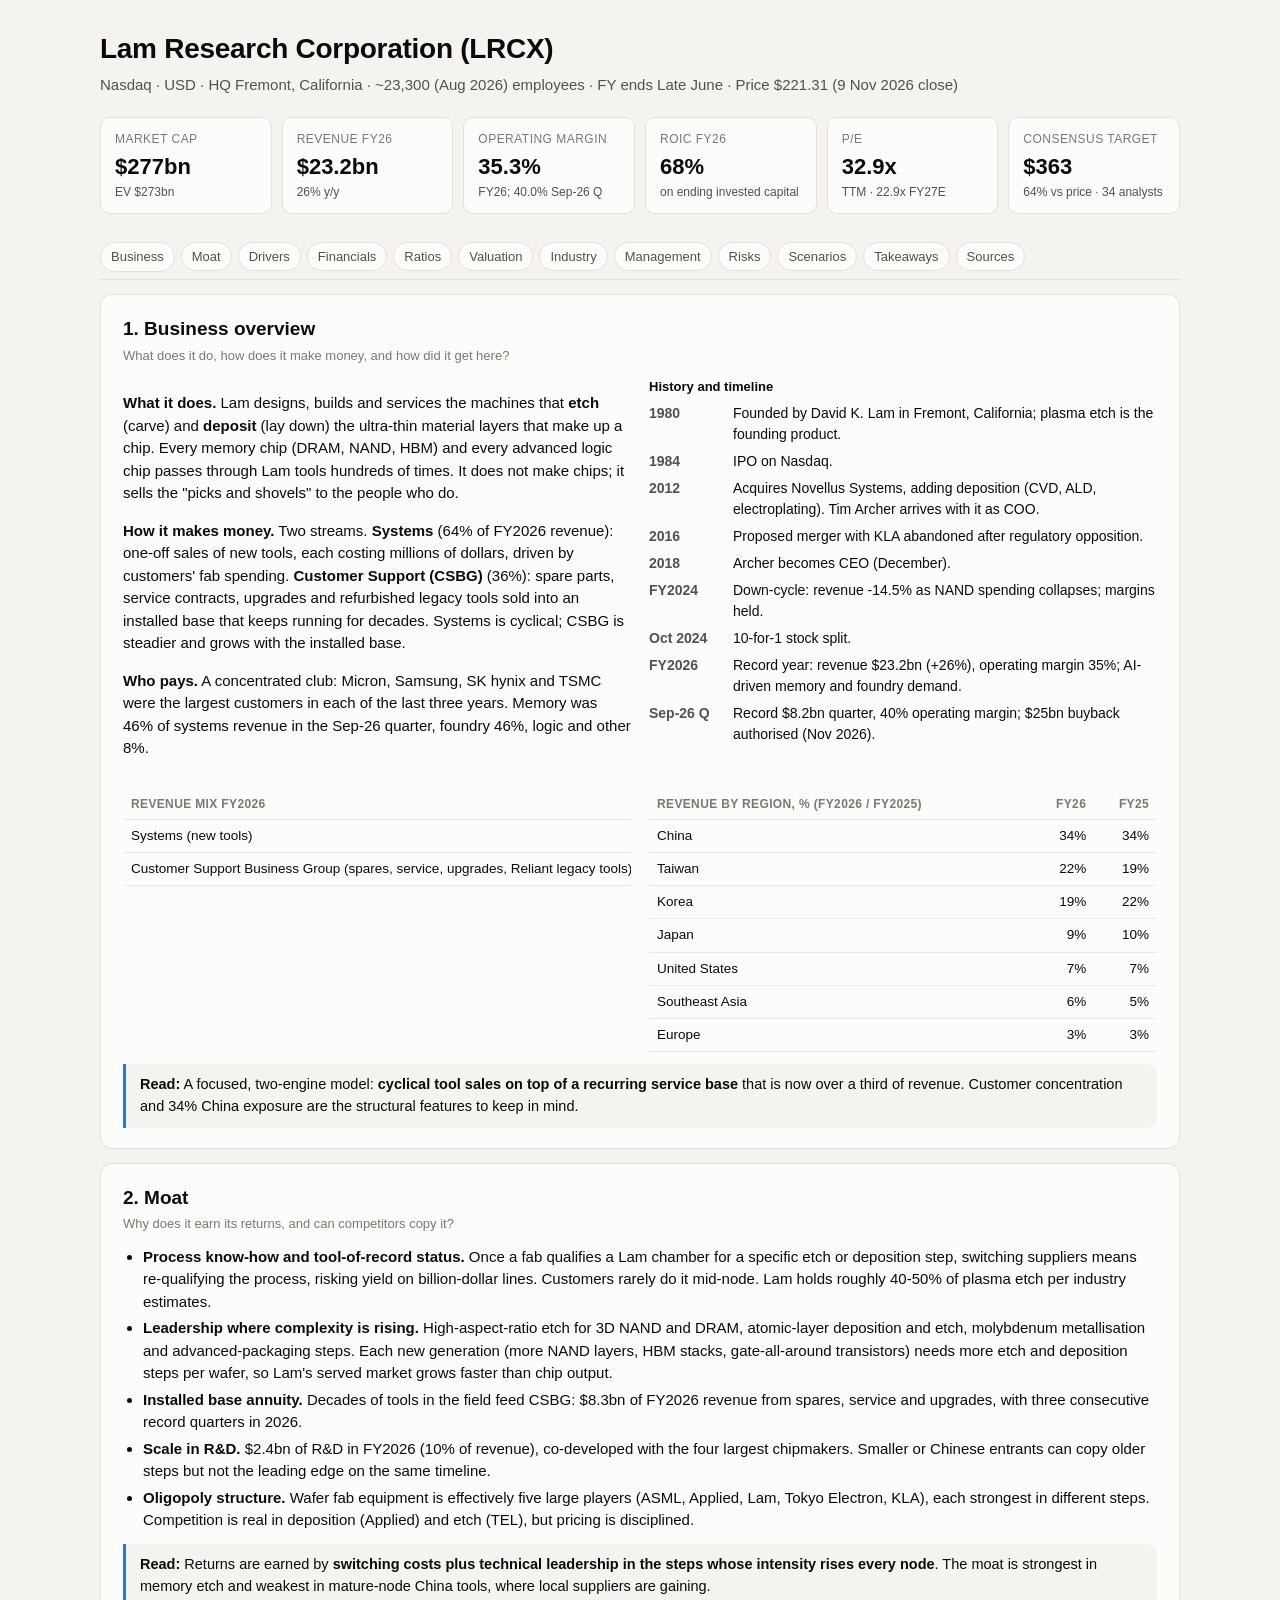
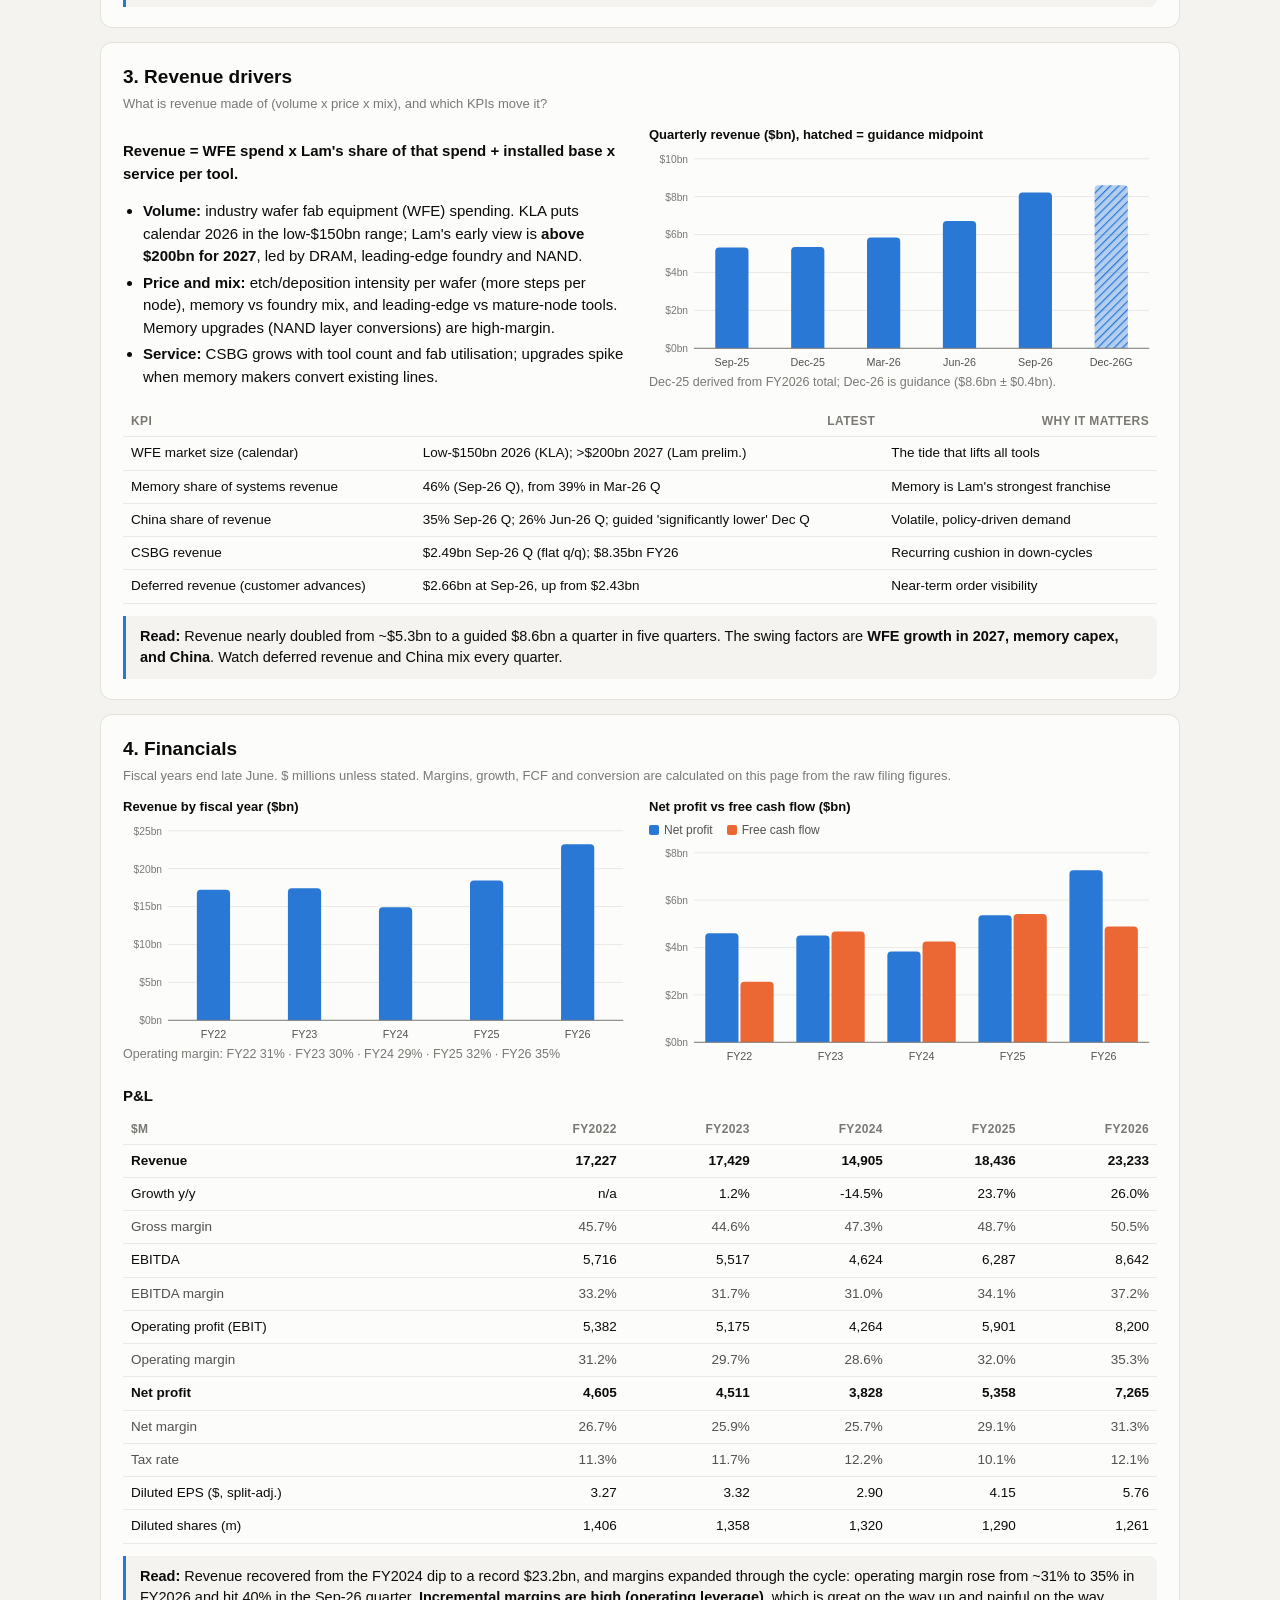
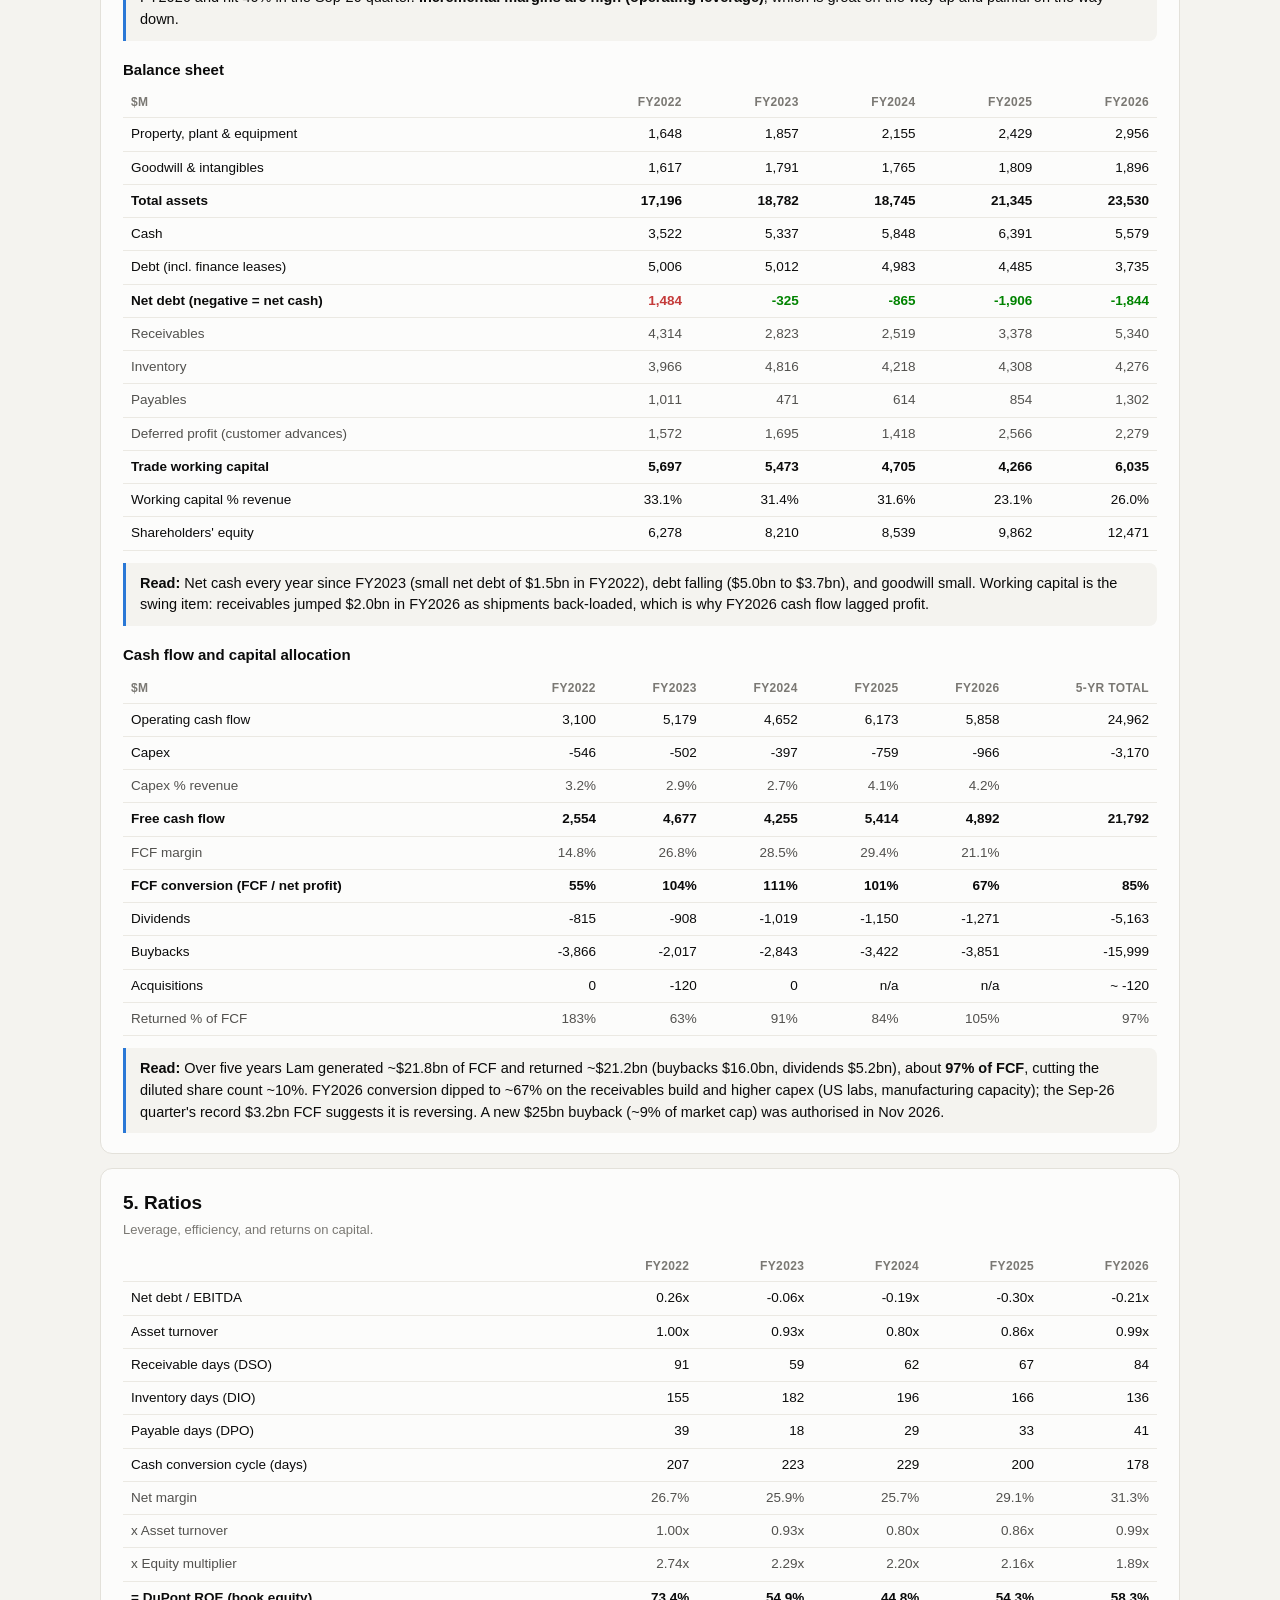
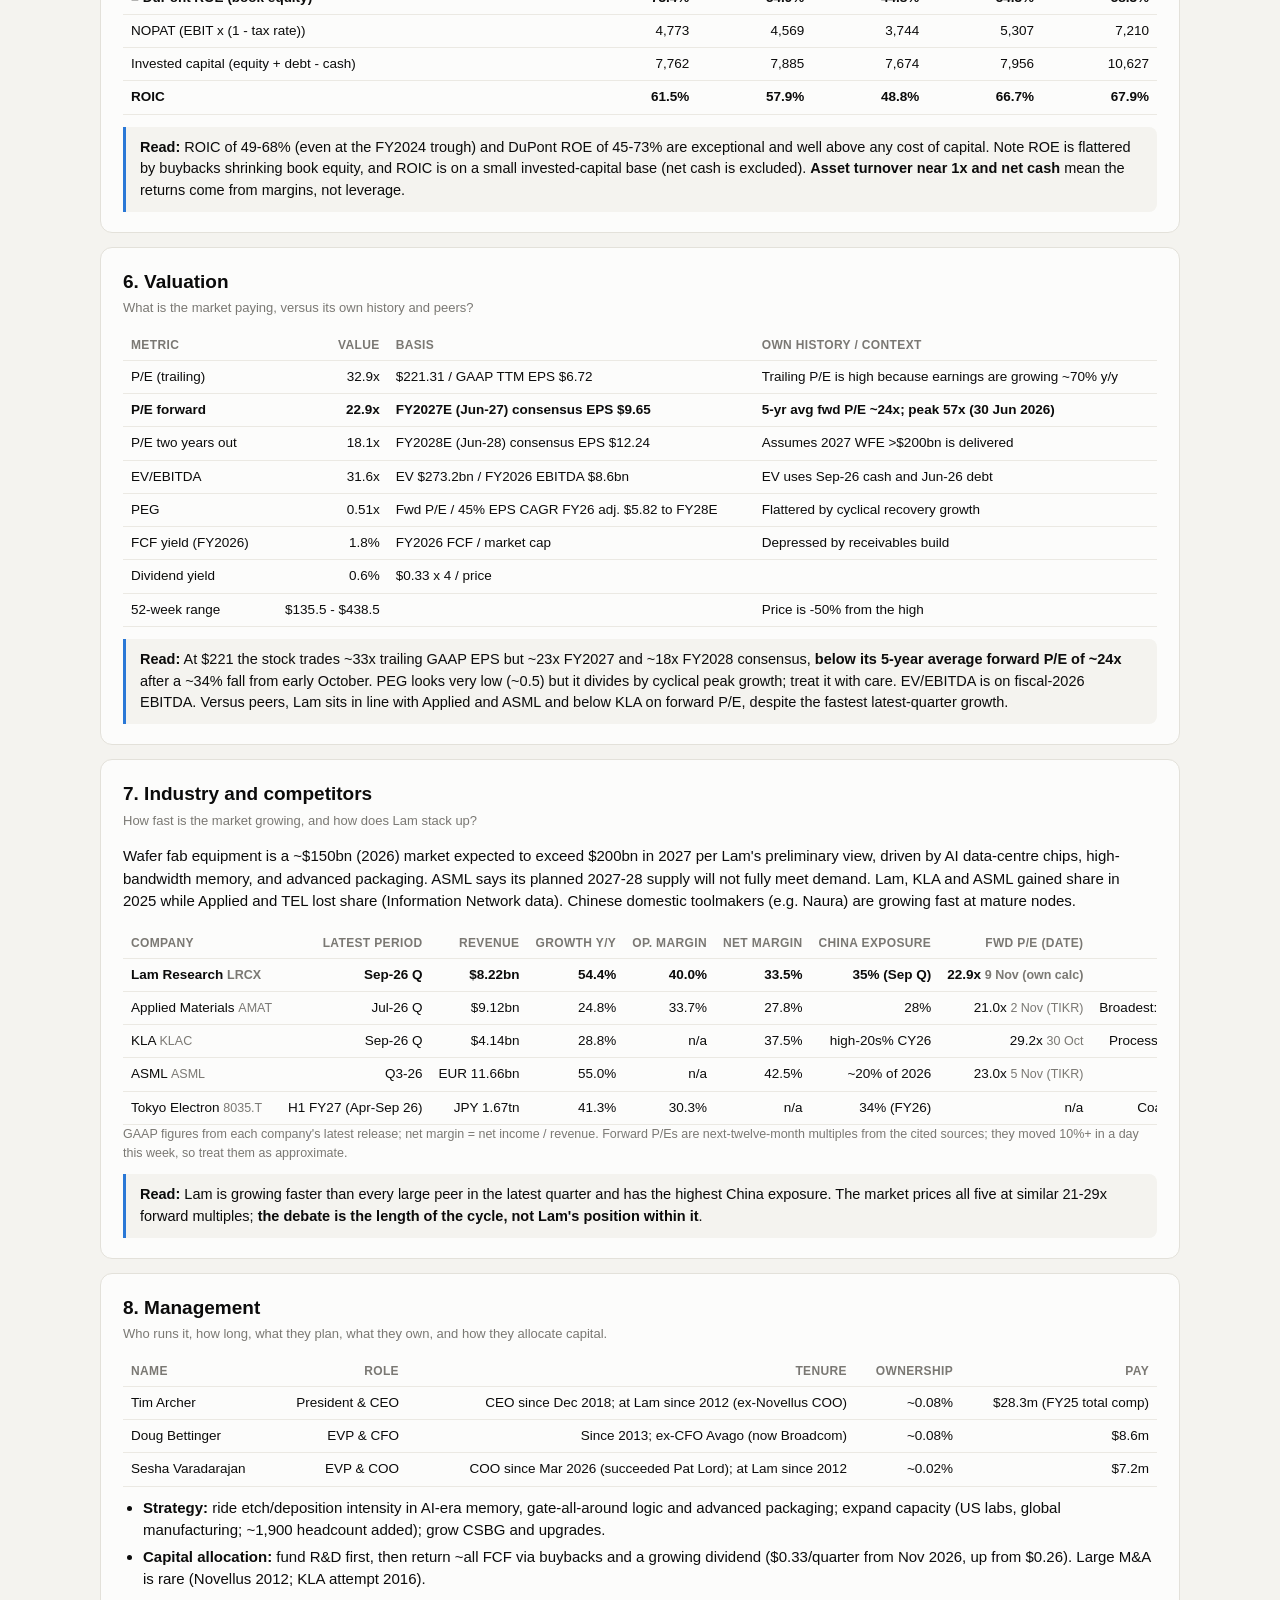
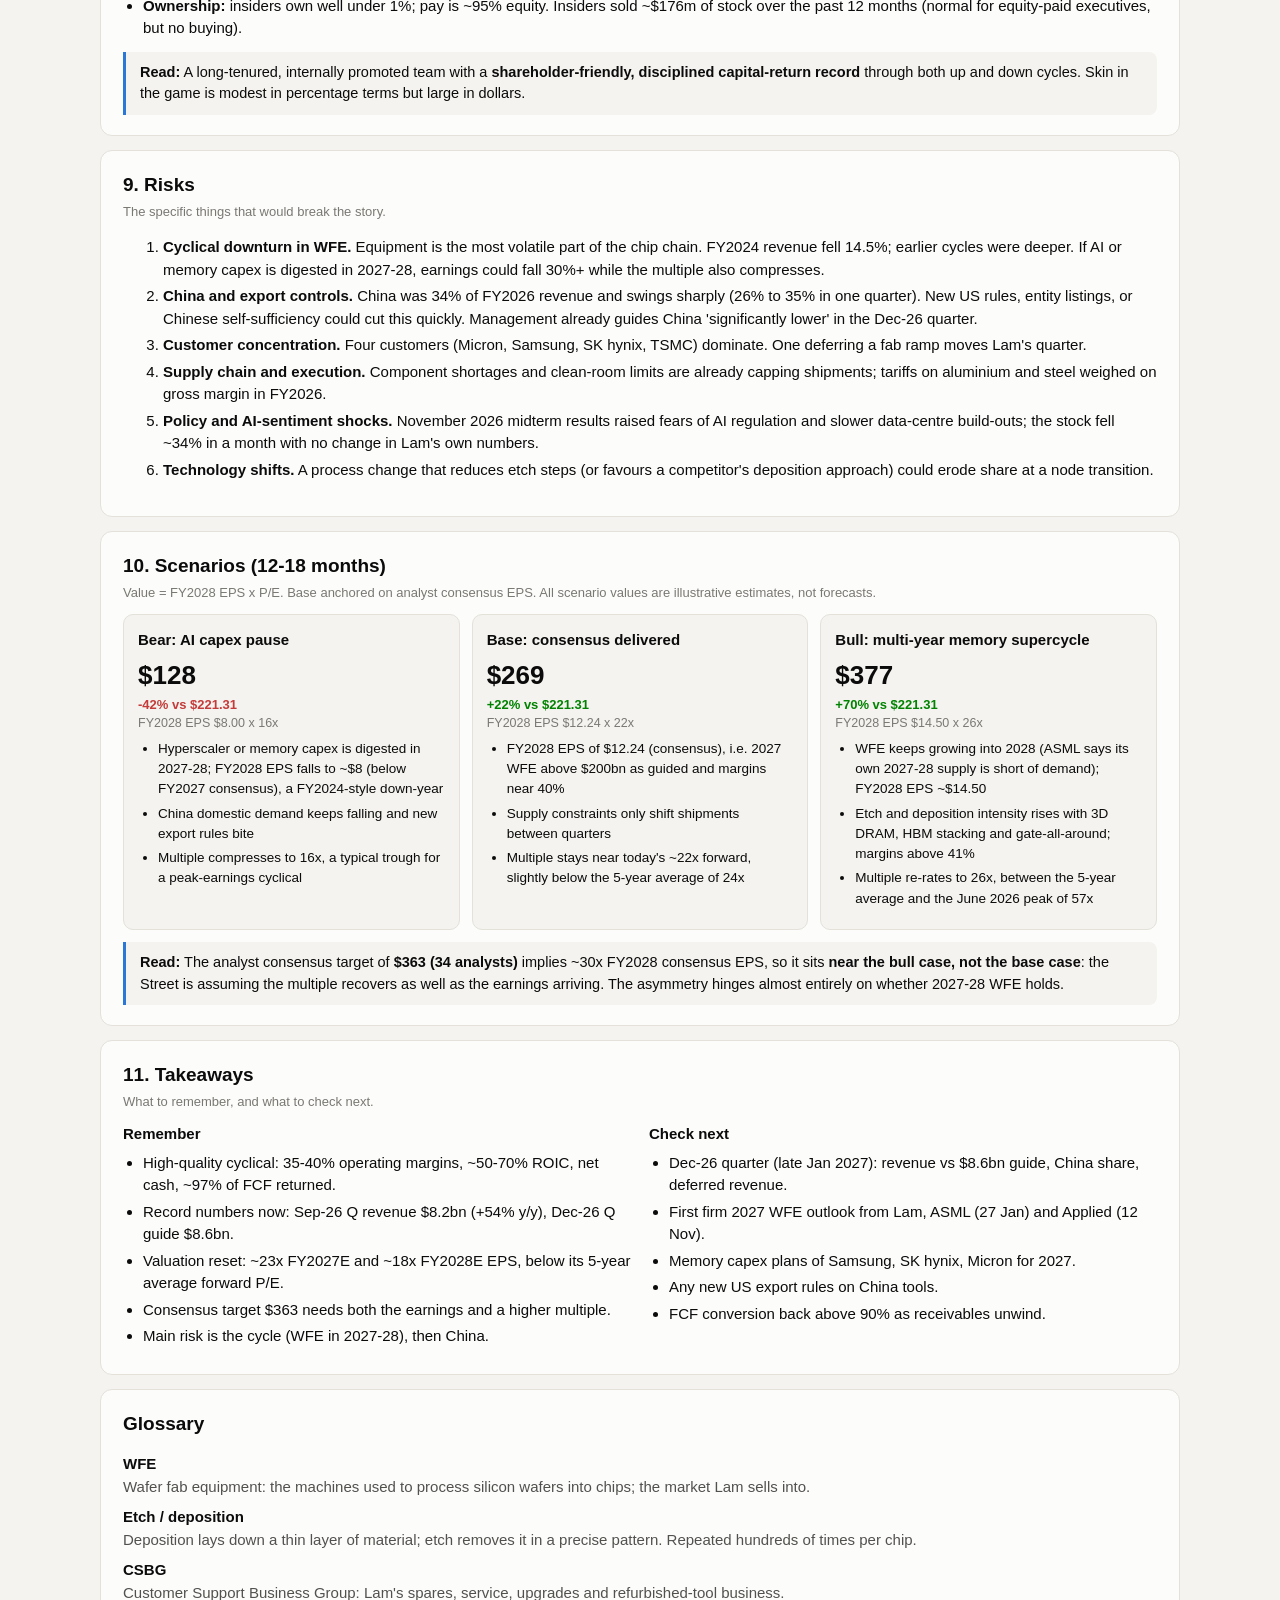
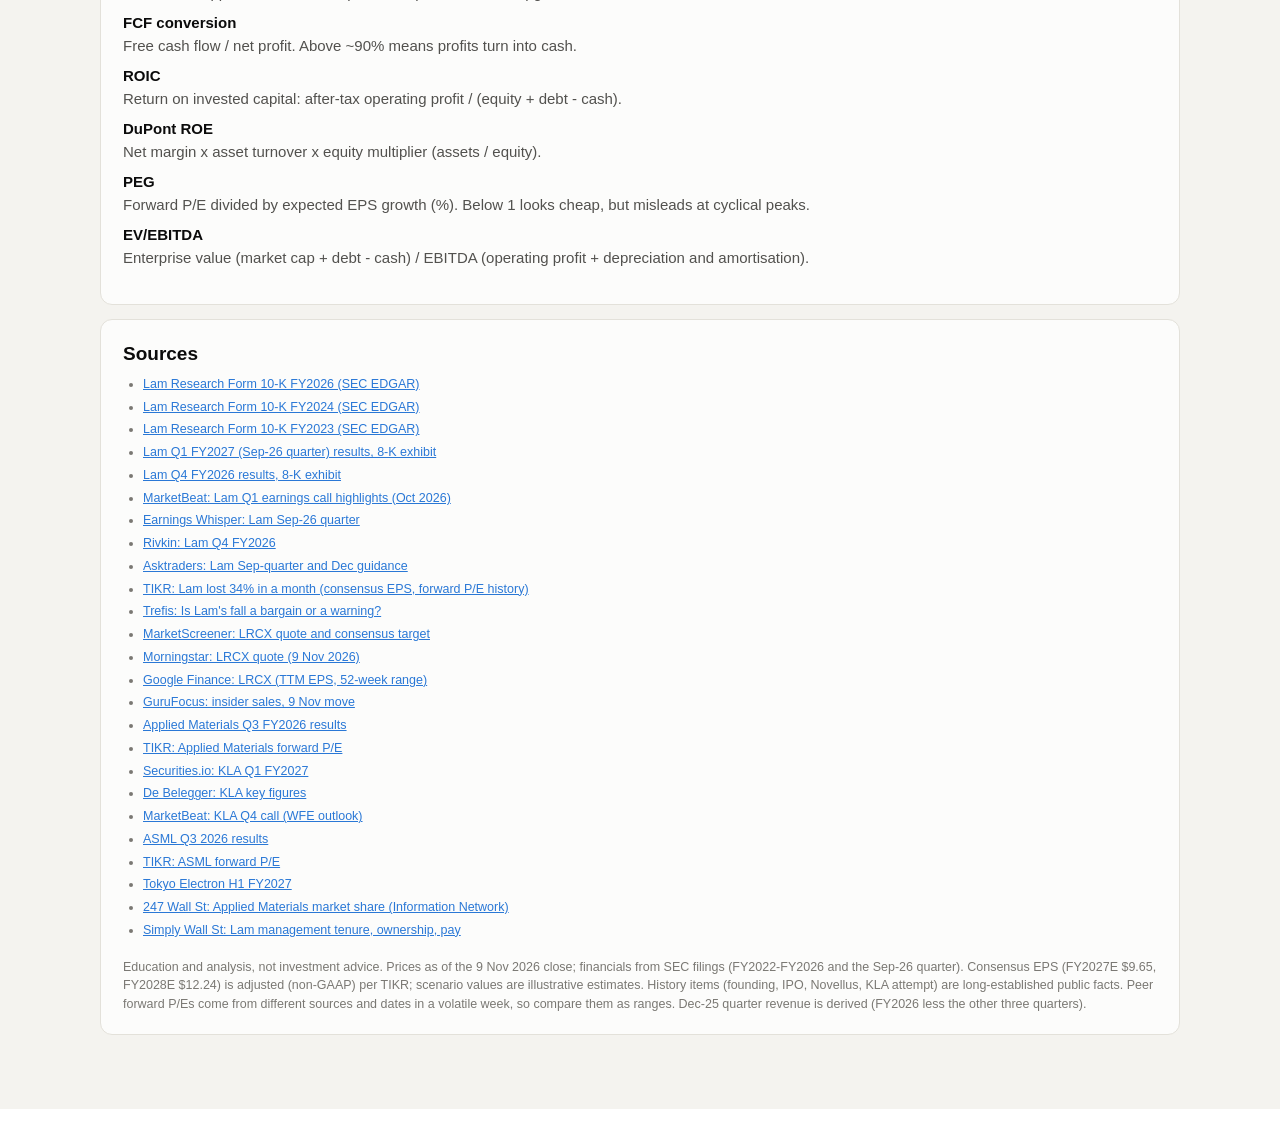
<file: reports/LRCX-er101.html>
<!DOCTYPE html>
<html lang="en">
<head>
<meta charset="utf-8">
<meta name="viewport" content="width=device-width, initial-scale=1">
<title>Lam Research (LRCX): Equity Research 101</title>
<style>
.viz-root{
  color-scheme:light;
  --surface-0:#f4f3ef; --surface-1:#fcfcfb; --border:#e3e1da;
  --text-primary:#0b0b0b; --text-secondary:#52514e; --text-muted:#7a7873;
  --series-1:#2a78d6; --series-2:#eb6834;
  --good:#008300; --bad:#c43b3a; --grid:#ebe9e3;
}
@media (prefers-color-scheme: dark){
  :root:where(:not([data-theme="light"])) .viz-root{
    color-scheme:dark;
    --surface-0:#121211; --surface-1:#1a1a19; --border:#2e2d2a;
    --text-primary:#f0efec; --text-secondary:#c3c2b7; --text-muted:#8f8d86;
    --series-1:#3987e5; --series-2:#d95926;
    --good:#3fae3f; --bad:#e66767; --grid:#2a2927;
  }
}
*{box-sizing:border-box}
body{margin:0;font:15px/1.5 -apple-system,BlinkMacSystemFont,"Segoe UI",Inter,Helvetica,Arial,sans-serif}
.viz-root{background:var(--surface-0);color:var(--text-primary);min-height:100vh}
.wrap{max-width:1120px;margin:0 auto;padding:28px 20px 60px}
header h1{margin:0;font-size:28px;letter-spacing:-.01em}
header .sub{color:var(--text-secondary);margin-top:4px}
.tiles{display:grid;grid-template-columns:repeat(auto-fit,minmax(150px,1fr));gap:10px;margin:20px 0}
.tile{background:var(--surface-1);border:1px solid var(--border);border-radius:10px;padding:12px 14px}
.tile .k{font-size:12px;color:var(--text-muted);text-transform:uppercase;letter-spacing:.04em}
.tile .v{font-size:22px;font-weight:650;margin-top:2px}
.tile .n{font-size:12px;color:var(--text-secondary)}
nav{position:sticky;top:0;z-index:5;background:var(--surface-0);border-bottom:1px solid var(--border);padding:8px 0;margin-bottom:8px;display:flex;flex-wrap:wrap;gap:6px}
nav a{font-size:13px;color:var(--text-secondary);text-decoration:none;padding:4px 10px;border-radius:999px;border:1px solid var(--border);background:var(--surface-1)}
nav a:hover{color:var(--text-primary)}
section{background:var(--surface-1);border:1px solid var(--border);border-radius:12px;padding:20px 22px;margin:14px 0}
section h2{margin:0 0 2px;font-size:19px}
section .q{color:var(--text-muted);font-size:13px;margin-bottom:12px}
.read{border-left:3px solid var(--series-1);background:var(--surface-0);padding:10px 14px;border-radius:0 8px 8px 0;margin:12px 0 0;font-size:14.5px}
.read b{font-weight:650}
.grid2{display:grid;grid-template-columns:1fr 1fr;gap:18px}
@media (max-width:820px){.grid2{grid-template-columns:1fr}}
table{border-collapse:collapse;width:100%;font-size:13.5px;font-variant-numeric:tabular-nums}
th,td{padding:6px 8px;border-bottom:1px solid var(--grid);text-align:right;white-space:nowrap}
th:first-child,td:first-child{text-align:left}
thead th{color:var(--text-muted);font-weight:600;font-size:12px;text-transform:uppercase;letter-spacing:.03em}
tr.hl td{font-weight:650}
tr.sub td{color:var(--text-secondary)}
.tablewrap{overflow-x:auto}
.pos{color:var(--good)} .neg{color:var(--bad)}
ul{margin:6px 0;padding-left:20px} li{margin:4px 0}
.timeline{display:grid;grid-template-columns:70px 1fr;gap:6px 14px;font-size:14px}
.timeline .y{font-weight:650;color:var(--text-secondary)}
.chart{position:relative}
.chart svg{width:100%;height:auto;display:block}
.chart .t{font-size:13px;font-weight:600;margin-bottom:4px}
.legend{display:flex;gap:14px;font-size:12px;color:var(--text-secondary);margin:2px 0 4px}
.legend i{display:inline-block;width:10px;height:10px;border-radius:2px;margin-right:5px;vertical-align:-1px}
.tip{position:absolute;pointer-events:none;background:var(--text-primary);color:var(--surface-1);font-size:12px;padding:6px 8px;border-radius:6px;white-space:nowrap;opacity:0;transition:opacity .08s;z-index:3}
.scen{display:grid;grid-template-columns:repeat(3,1fr);gap:12px}
@media (max-width:820px){.scen{grid-template-columns:1fr}}
.card{border:1px solid var(--border);border-radius:10px;padding:14px;background:var(--surface-0)}
.card h3{margin:0 0 4px;font-size:15px}
.card .px{font-size:26px;font-weight:700}
.card .ud{font-size:13px;font-weight:600}
.gloss dt{font-weight:650;margin-top:8px} .gloss dd{margin:0;color:var(--text-secondary)}
.small{font-size:12.5px;color:var(--text-muted)}
.disc{font-size:12.5px;color:var(--text-muted);margin-top:18px}
a{color:var(--series-1)}
.pill{display:inline-block;font-size:11.5px;padding:1px 8px;border-radius:999px;border:1px solid var(--border);color:var(--text-secondary);margin-left:6px;vertical-align:2px}
</style>
</head>
<body>
<div class="viz-root">
<div class="wrap">
<header>
  <h1 id="h-name"></h1>
  <div class="sub" id="h-sub"></div>
</header>
<div class="tiles" id="tiles"></div>
<nav>
  <a href="#business">Business</a><a href="#moat">Moat</a><a href="#drivers">Drivers</a><a href="#financials">Financials</a><a href="#ratios">Ratios</a><a href="#valuation">Valuation</a><a href="#industry">Industry</a><a href="#management">Management</a><a href="#risks">Risks</a><a href="#scenarios">Scenarios</a><a href="#takeaways">Takeaways</a><a href="#sources">Sources</a>
</nav>

<section id="business"><h2>1. Business overview</h2><div class="q">What does it do, how does it make money, and how did it get here?</div>
  <div class="grid2"><div id="biz-text"></div><div><div class="t" style="font-weight:600;font-size:13px;margin-bottom:6px">History and timeline</div><div class="timeline" id="timeline"></div></div></div>
  <div class="grid2" style="margin-top:14px"><div class="tablewrap" id="mix-table"></div><div class="tablewrap" id="geo-table"></div></div>
  <div class="read" id="read-business"></div>
</section>

<section id="moat"><h2>2. Moat</h2><div class="q">Why does it earn its returns, and can competitors copy it?</div>
  <div id="moat-list"></div><div class="read" id="read-moat"></div>
</section>

<section id="drivers"><h2>3. Revenue drivers</h2><div class="q">What is revenue made of (volume x price x mix), and which KPIs move it?</div>
  <div class="grid2"><div id="drivers-text"></div><div class="chart" id="ch-quarters"></div></div>
  <div class="tablewrap" style="margin-top:12px" id="kpi-table"></div>
  <div class="read" id="read-drivers"></div>
</section>

<section id="financials"><h2>4. Financials</h2><div class="q">Fiscal years end late June. $ millions unless stated. Margins, growth, FCF and conversion are calculated on this page from the raw filing figures.</div>
  <div class="grid2"><div class="chart" id="ch-rev"></div><div class="chart" id="ch-fcf"></div></div>
  <h3 style="font-size:15px;margin:18px 0 6px">P&amp;L</h3><div class="tablewrap" id="t-pl"></div>
  <div class="read" id="read-pl"></div>
  <h3 style="font-size:15px;margin:18px 0 6px">Balance sheet</h3><div class="tablewrap" id="t-bs"></div>
  <div class="read" id="read-bs"></div>
  <h3 style="font-size:15px;margin:18px 0 6px">Cash flow and capital allocation</h3><div class="tablewrap" id="t-cf"></div>
  <div class="read" id="read-cf"></div>
</section>

<section id="ratios"><h2>5. Ratios</h2><div class="q">Leverage, efficiency, and returns on capital.</div>
  <div class="tablewrap" id="t-ratios"></div><div class="read" id="read-ratios"></div>
</section>

<section id="valuation"><h2>6. Valuation</h2><div class="q">What is the market paying, versus its own history and peers?</div>
  <div class="tablewrap" id="t-val"></div><div class="read" id="read-val"></div>
</section>

<section id="industry"><h2>7. Industry and competitors</h2><div class="q">How fast is the market growing, and how does Lam stack up?</div>
  <div id="industry-text"></div>
  <div class="tablewrap" style="margin-top:10px" id="t-peers"></div>
  <div class="small" id="peers-note"></div>
  <div class="read" id="read-industry"></div>
</section>

<section id="management"><h2>8. Management</h2><div class="q">Who runs it, how long, what they plan, what they own, and how they allocate capital.</div>
  <div class="tablewrap" id="t-mgmt"></div><div id="mgmt-text" style="margin-top:10px"></div><div class="read" id="read-mgmt"></div>
</section>

<section id="risks"><h2>9. Risks</h2><div class="q">The specific things that would break the story.</div>
  <div id="risk-list"></div>
</section>

<section id="scenarios"><h2>10. Scenarios (12-18 months)</h2><div class="q" id="scen-q"></div>
  <div class="scen" id="scen"></div><div class="read" id="read-scen"></div>
</section>

<section id="takeaways"><h2>11. Takeaways</h2><div class="q">What to remember, and what to check next.</div>
  <div class="grid2"><div><b>Remember</b><ul id="tk-remember"></ul></div><div><b>Check next</b><ul id="tk-check"></ul></div></div>
</section>

<section id="glossary"><h2>Glossary</h2><dl class="gloss" id="gloss"></dl></section>

<section id="sources"><h2>Sources</h2><ul id="src" class="small"></ul>
  <div class="disc" id="disc"></div>
</section>
</div>
<div class="tip" id="tip"></div>
</div>

<script>
/* ===================== DATA =====================
 Raw inputs only; the page derives ratios. $ millions unless noted.
 Fiscal years end late June (FY2026 = year to 28 Jun 2026).
 Diluted shares restated for the 10-for-1 split (Oct 2024).
 Debt = current + long-term debt incl. finance leases (carrying value).
 Cash = cash & equivalents (Lam reports no separate investments line in these years).
*/
const DATA = {
  company:{name:"Lam Research Corporation",ticker:"LRCX",exchange:"Nasdaq",currency:"USD",
    hq:"Fremont, California",employees:"~23,300 (Aug 2026)",fyEnd:"Late June",
    price:221.31,priceDate:"9 Nov 2026 close",sharesOut:1251.3 /* m, 4 Aug 2026 */,
    latestCash:7450 /* 27 Sep 2026 */,latestDebt:3735 /* 28 Jun 2026; Sep-26 debt not yet filed */,
    ttmEPS:6.72 /* GAAP, 4 quarters to Sep 2026 */,
    fwdEPS:[{label:"FY2027E (Jun-27)",eps:9.65},{label:"FY2028E (Jun-28)",eps:12.24}],
    epsBaseFY26adj:5.82,
    consensusTarget:363.03,nAnalysts:34,rating:"Buy (consensus)",
    hist:{fwdPE5yAvg:24,fwdPEPeak:57,fwdPEPeakDate:"30 Jun 2026",high52:438.50,low52:135.50}},
  years:["FY2022","FY2023","FY2024","FY2025","FY2026"],
  pl:{
    revenue:[17227,17429,14905,18436,23233],
    cogs:[9355,9652,7853,9457,11507],
    ebit:[5382,5175,4264,5901,8200],
    da:[334,342,360,386,442],
    pretax:[5193,5109,4360,5958,8262],
    tax:[588,598,532,600,997],
    netIncome:[4605,4511,3828,5358,7265],
    dilShares:[1406.3,1358.3,1319.9,1290.1,1261.1]
  },
  bs:{
    cash:[3522,5337,5848,6391,5579],
    receivables:[4314,2823,2519,3378,5340],
    inventory:[3966,4816,4218,4308,4276],
    ppe:[1648,1857,2155,2429,2956],
    goodwillIntang:[1617,1791,1765,1809,1896],
    totalAssets:[17196,18782,18745,21345,23530],
    payables:[1011,471,614,854,1302],
    deferredProfit:[1572,1695,1418,2566,2279],
    debt:[5006,5012,4983,4485,3735],
    equity:[6278,8210,8539,9862,12471]
  },
  cf:{
    ocf:[3100,5179,4652,6173,5858],
    capex:[546,502,397,759,966],
    dividends:[815,908,1019,1150,1271],
    buybacks:[3866,2017,2843,3422,3851],
    acquisitions:[0,120,0,null,null]
  },
  quarters:[
    {q:"Sep-25",rev:5323},{q:"Dec-25",rev:5350,derived:true},{q:"Mar-26",rev:5840},
    {q:"Jun-26",rev:6720},{q:"Sep-26",rev:8219},{q:"Dec-26G",rev:8600,guide:true}
  ],
  mix:{label:"Revenue mix FY2026",rows:[["Systems (new tools)",14885],["Customer Support Business Group (spares, service, upgrades, Reliant legacy tools)",8347]]},
  geo:{label:"Revenue by region, % (FY2026 / FY2025)",rows:[["China",34,34],["Taiwan",22,19],["Korea",19,22],["Japan",9,10],["United States",7,7],["Southeast Asia",6,5],["Europe",3,3]]},
  timeline:[
    ["1980","Founded by David K. Lam in Fremont, California; plasma etch is the founding product."],
    ["1984","IPO on Nasdaq."],
    ["2012","Acquires Novellus Systems, adding deposition (CVD, ALD, electroplating). Tim Archer arrives with it as COO."],
    ["2016","Proposed merger with KLA abandoned after regulatory opposition."],
    ["2018","Archer becomes CEO (December)."],
    ["FY2024","Down-cycle: revenue -14.5% as NAND spending collapses; margins held."],
    ["Oct 2024","10-for-1 stock split."],
    ["FY2026","Record year: revenue $23.2bn (+26%), operating margin 35%; AI-driven memory and foundry demand."],
    ["Sep-26 Q","Record $8.2bn quarter, 40% operating margin; $25bn buyback authorised (Nov 2026)."]
  ],
  peers:[
    // latest reported quarter, GAAP. fwdPE as reported by the cited source on the date shown.
    {name:"Lam Research",tk:"LRCX",q:"Sep-26 Q",rev:"$8.22bn",g:54.4,opm:40.0,nm:33.5,china:"35% (Sep Q)",fwdPE:22.9,peDate:"9 Nov (own calc)",focus:"Etch #1, deposition #2"},
    {name:"Applied Materials",tk:"AMAT",q:"Jul-26 Q",rev:"$9.12bn",g:24.8,opm:33.7,nm:27.8,china:"28%",fwdPE:21,peDate:"2 Nov (TIKR)",focus:"Broadest: deposition, etch, CMP, implant"},
    {name:"KLA",tk:"KLAC",q:"Sep-26 Q",rev:"$4.14bn",g:28.8,opm:null,nm:37.5,china:"high-20s% CY26",fwdPE:29.2,peDate:"30 Oct",focus:"Process control (inspection, metrology)"},
    {name:"ASML",tk:"ASML",q:"Q3-26",rev:"EUR 11.66bn",g:55,opm:null,nm:42.5,china:"~20% of 2026",fwdPE:23,peDate:"5 Nov (TIKR)",focus:"Lithography (EUV monopoly)"},
    {name:"Tokyo Electron",tk:"8035.T",q:"H1 FY27 (Apr-Sep 26)",rev:"JPY 1.67tn",g:41.3,opm:30.3,nm:null,china:"34% (FY26)",fwdPE:null,peDate:"",focus:"Coater/developer, etch, deposition"}
  ],
  mgmt:[
    ["Tim Archer","President & CEO","CEO since Dec 2018; at Lam since 2012 (ex-Novellus COO)","~0.08%","$28.3m (FY25 total comp)"],
    ["Doug Bettinger","EVP & CFO","Since 2013; ex-CFO Avago (now Broadcom)","~0.08%","$8.6m"],
    ["Sesha Varadarajan","EVP & COO","COO since Mar 2026 (succeeded Pat Lord); at Lam since 2012","~0.02%","$7.2m"]
  ],
  scenarios:{
    base:{eps:12.24,pe:22,title:"Base: consensus delivered",
      a:["FY2028 EPS of $12.24 (consensus), i.e. 2027 WFE above $200bn as guided and margins near 40%","Supply constraints only shift shipments between quarters","Multiple stays near today's ~22x forward, slightly below the 5-year average of 24x"]},
    bear:{eps:8.00,pe:16,title:"Bear: AI capex pause",
      a:["Hyperscaler or memory capex is digested in 2027-28; FY2028 EPS falls to ~$8 (below FY2027 consensus), a FY2024-style down-year","China domestic demand keeps falling and new export rules bite","Multiple compresses to 16x, a typical trough for a peak-earnings cyclical"]},
    bull:{eps:14.50,pe:26,title:"Bull: multi-year memory supercycle",
      a:["WFE keeps growing into 2028 (ASML says its own 2027-28 supply is short of demand); FY2028 EPS ~$14.50","Etch and deposition intensity rises with 3D DRAM, HBM stacking and gate-all-around; margins above 41%","Multiple re-rates to 26x, between the 5-year average and the June 2026 peak of 57x"]}
  },
  text:{}
};

DATA.text = {
  biz:`<p><b>What it does.</b> Lam designs, builds and services the machines that <b>etch</b> (carve) and <b>deposit</b> (lay down) the ultra-thin material layers that make up a chip. Every memory chip (DRAM, NAND, HBM) and every advanced logic chip passes through Lam tools hundreds of times. It does not make chips; it sells the "picks and shovels" to the people who do.</p>
  <p><b>How it makes money.</b> Two streams. <b>Systems</b> (64% of FY2026 revenue): one-off sales of new tools, each costing millions of dollars, driven by customers' fab spending. <b>Customer Support (CSBG)</b> (36%): spare parts, service contracts, upgrades and refurbished legacy tools sold into an installed base that keeps running for decades. Systems is cyclical; CSBG is steadier and grows with the installed base.</p>
  <p><b>Who pays.</b> A concentrated club: Micron, Samsung, SK hynix and TSMC were the largest customers in each of the last three years. Memory was 46% of systems revenue in the Sep-26 quarter, foundry 46%, logic and other 8%.</p>`,
  readBusiness:`A focused, two-engine model: <b>cyclical tool sales on top of a recurring service base</b> that is now over a third of revenue. Customer concentration and 34% China exposure are the structural features to keep in mind.`,
  moat:[
    ["Process know-how and tool-of-record status","Once a fab qualifies a Lam chamber for a specific etch or deposition step, switching suppliers means re-qualifying the process, risking yield on billion-dollar lines. Customers rarely do it mid-node. Lam holds roughly 40-50% of plasma etch per industry estimates."],
    ["Leadership where complexity is rising","High-aspect-ratio etch for 3D NAND and DRAM, atomic-layer deposition and etch, molybdenum metallisation and advanced-packaging steps. Each new generation (more NAND layers, HBM stacks, gate-all-around transistors) needs more etch and deposition steps per wafer, so Lam's served market grows faster than chip output."],
    ["Installed base annuity","Decades of tools in the field feed CSBG: $8.3bn of FY2026 revenue from spares, service and upgrades, with three consecutive record quarters in 2026."],
    ["Scale in R&amp;D","$2.4bn of R&amp;D in FY2026 (10% of revenue), co-developed with the four largest chipmakers. Smaller or Chinese entrants can copy older steps but not the leading edge on the same timeline."],
    ["Oligopoly structure","Wafer fab equipment is effectively five large players (ASML, Applied, Lam, Tokyo Electron, KLA), each strongest in different steps. Competition is real in deposition (Applied) and etch (TEL), but pricing is disciplined."]
  ],
  readMoat:`Returns are earned by <b>switching costs plus technical leadership in the steps whose intensity rises every node</b>. The moat is strongest in memory etch and weakest in mature-node China tools, where local suppliers are gaining.`,
  drivers:`<p><b>Revenue = WFE spend x Lam's share of that spend + installed base x service per tool.</b></p>
  <ul><li><b>Volume:</b> industry wafer fab equipment (WFE) spending. KLA puts calendar 2026 in the low-$150bn range; Lam's early view is <b>above $200bn for 2027</b>, led by DRAM, leading-edge foundry and NAND.</li>
  <li><b>Price and mix:</b> etch/deposition intensity per wafer (more steps per node), memory vs foundry mix, and leading-edge vs mature-node tools. Memory upgrades (NAND layer conversions) are high-margin.</li>
  <li><b>Service:</b> CSBG grows with tool count and fab utilisation; upgrades spike when memory makers convert existing lines.</li></ul>`,
  kpis:[
    ["WFE market size (calendar)","Low-$150bn 2026 (KLA); >$200bn 2027 (Lam prelim.)","The tide that lifts all tools"],
    ["Memory share of systems revenue","46% (Sep-26 Q), from 39% in Mar-26 Q","Memory is Lam's strongest franchise"],
    ["China share of revenue","35% Sep-26 Q; 26% Jun-26 Q; guided 'significantly lower' Dec Q","Volatile, policy-driven demand"],
    ["CSBG revenue","$2.49bn Sep-26 Q (flat q/q); $8.35bn FY26","Recurring cushion in down-cycles"],
    ["Deferred revenue (customer advances)","$2.66bn at Sep-26, up from $2.43bn","Near-term order visibility"]
  ],
  readDrivers:`Revenue nearly doubled from ~$5.3bn to a guided $8.6bn a quarter in five quarters. The swing factors are <b>WFE growth in 2027, memory capex, and China</b>. Watch deferred revenue and China mix every quarter.`,
  readPL:`Revenue recovered from the FY2024 dip to a record $23.2bn, and margins expanded through the cycle: operating margin rose from ~31% to 35% in FY2026 and hit 40% in the Sep-26 quarter. <b>Incremental margins are high (operating leverage)</b>, which is great on the way up and painful on the way down.`,
  readBS:`Net cash every year since FY2023 (small net debt of $1.5bn in FY2022), debt falling ($5.0bn to $3.7bn), and goodwill small. Working capital is the swing item: receivables jumped $2.0bn in FY2026 as shipments back-loaded, which is why FY2026 cash flow lagged profit.`,
  readCF:`Over five years Lam generated ~$21.8bn of FCF and returned ~$21.2bn (buybacks $16.0bn, dividends $5.2bn), about <b>97% of FCF</b>, cutting the diluted share count ~10%. FY2026 conversion dipped to ~67% on the receivables build and higher capex (US labs, manufacturing capacity); the Sep-26 quarter's record $3.2bn FCF suggests it is reversing. A new $25bn buyback (~9% of market cap) was authorised in Nov 2026.`,
  readRatios:`ROIC of 49-68% (even at the FY2024 trough) and DuPont ROE of 45-73% are exceptional and well above any cost of capital. Note ROE is flattered by buybacks shrinking book equity, and ROIC is on a small invested-capital base (net cash is excluded). <b>Asset turnover near 1x and net cash</b> mean the returns come from margins, not leverage.`,
  readVal:`At $221 the stock trades ~33x trailing GAAP EPS but ~23x FY2027 and ~18x FY2028 consensus, <b>below its 5-year average forward P/E of ~24x</b> after a ~34% fall from early October. PEG looks very low (~0.5) but it divides by cyclical peak growth; treat it with care. EV/EBITDA is on fiscal-2026 EBITDA. Versus peers, Lam sits in line with Applied and ASML and below KLA on forward P/E, despite the fastest latest-quarter growth.`,
  industry:`<p>Wafer fab equipment is a ~$150bn (2026) market expected to exceed $200bn in 2027 per Lam's preliminary view, driven by AI data-centre chips, high-bandwidth memory, and advanced packaging. ASML says its planned 2027-28 supply will not fully meet demand. Lam, KLA and ASML gained share in 2025 while Applied and TEL lost share (Information Network data). Chinese domestic toolmakers (e.g. Naura) are growing fast at mature nodes.</p>`,
  readIndustry:`Lam is growing faster than every large peer in the latest quarter and has the highest China exposure. The market prices all five at similar 21-29x forward multiples; <b>the debate is the length of the cycle, not Lam's position within it</b>.`,
  mgmtText:`<ul><li><b>Strategy:</b> ride etch/deposition intensity in AI-era memory, gate-all-around logic and advanced packaging; expand capacity (US labs, global manufacturing; ~1,900 headcount added); grow CSBG and upgrades.</li>
  <li><b>Capital allocation:</b> fund R&amp;D first, then return ~all FCF via buybacks and a growing dividend ($0.33/quarter from Nov 2026, up from $0.26). Large M&amp;A is rare (Novellus 2012; KLA attempt 2016).</li>
  <li><b>Ownership:</b> insiders own well under 1%; pay is ~95% equity. Insiders sold ~$176m of stock over the past 12 months (normal for equity-paid executives, but no buying).</li></ul>`,
  readMgmt:`A long-tenured, internally promoted team with a <b>shareholder-friendly, disciplined capital-return record</b> through both up and down cycles. Skin in the game is modest in percentage terms but large in dollars.`,
  risks:[
    ["Cyclical downturn in WFE","Equipment is the most volatile part of the chip chain. FY2024 revenue fell 14.5%; earlier cycles were deeper. If AI or memory capex is digested in 2027-28, earnings could fall 30%+ while the multiple also compresses."],
    ["China and export controls","China was 34% of FY2026 revenue and swings sharply (26% to 35% in one quarter). New US rules, entity listings, or Chinese self-sufficiency could cut this quickly. Management already guides China 'significantly lower' in the Dec-26 quarter."],
    ["Customer concentration","Four customers (Micron, Samsung, SK hynix, TSMC) dominate. One deferring a fab ramp moves Lam's quarter."],
    ["Supply chain and execution","Component shortages and clean-room limits are already capping shipments; tariffs on aluminium and steel weighed on gross margin in FY2026."],
    ["Policy and AI-sentiment shocks","November 2026 midterm results raised fears of AI regulation and slower data-centre build-outs; the stock fell ~34% in a month with no change in Lam's own numbers."],
    ["Technology shifts","A process change that reduces etch steps (or favours a competitor's deposition approach) could erode share at a node transition."]
  ],
  scenQ:`Value = FY2028 EPS x P/E. Base anchored on analyst consensus EPS. All scenario values are illustrative estimates, not forecasts.`,
  readScen:`The analyst consensus target of <b>$363 (34 analysts)</b> implies ~30x FY2028 consensus EPS, so it sits <b>near the bull case, not the base case</b>: the Street is assuming the multiple recovers as well as the earnings arriving. The asymmetry hinges almost entirely on whether 2027-28 WFE holds.`,
  remember:[
    "High-quality cyclical: 35-40% operating margins, ~50-70% ROIC, net cash, ~97% of FCF returned.",
    "Record numbers now: Sep-26 Q revenue $8.2bn (+54% y/y), Dec-26 Q guide $8.6bn.",
    "Valuation reset: ~23x FY2027E and ~18x FY2028E EPS, below its 5-year average forward P/E.",
    "Consensus target $363 needs both the earnings and a higher multiple.",
    "Main risk is the cycle (WFE in 2027-28), then China."
  ],
  check:[
    "Dec-26 quarter (late Jan 2027): revenue vs $8.6bn guide, China share, deferred revenue.",
    "First firm 2027 WFE outlook from Lam, ASML (27 Jan) and Applied (12 Nov).",
    "Memory capex plans of Samsung, SK hynix, Micron for 2027.",
    "Any new US export rules on China tools.",
    "FCF conversion back above 90% as receivables unwind."
  ],
  gloss:[
    ["WFE","Wafer fab equipment: the machines used to process silicon wafers into chips; the market Lam sells into."],
    ["Etch / deposition","Deposition lays down a thin layer of material; etch removes it in a precise pattern. Repeated hundreds of times per chip."],
    ["CSBG","Customer Support Business Group: Lam's spares, service, upgrades and refurbished-tool business."],
    ["FCF conversion","Free cash flow / net profit. Above ~90% means profits turn into cash."],
    ["ROIC","Return on invested capital: after-tax operating profit / (equity + debt - cash)."],
    ["DuPont ROE","Net margin x asset turnover x equity multiplier (assets / equity)."],
    ["PEG","Forward P/E divided by expected EPS growth (%). Below 1 looks cheap, but misleads at cyclical peaks."],
    ["EV/EBITDA","Enterprise value (market cap + debt - cash) / EBITDA (operating profit + depreciation and amortisation)."]
  ],
  sources:[
    ["Lam Research Form 10-K FY2026 (SEC EDGAR)","https://www.sec.gov/Archives/edgar/data/0000707549/000070754926000037/lrcx-20260628.htm"],
    ["Lam Research Form 10-K FY2024 (SEC EDGAR)","https://www.sec.gov/Archives/edgar/data/707549/000070754924000106/lrcx-20240630.htm"],
    ["Lam Research Form 10-K FY2023 (SEC EDGAR)","https://www.sec.gov/Archives/edgar/data/707549/000070754923000102/lrcx-20230625.htm"],
    ["Lam Q1 FY2027 (Sep-26 quarter) results, 8-K exhibit","https://www.sec.gov/Archives/edgar/data/0000707549/000070754926000052/lrcx_exhibitx991xq1x2027.htm"],
    ["Lam Q4 FY2026 results, 8-K exhibit","https://www.sec.gov/Archives/edgar/data/0000707549/000070754926000033/lrcx_exhibitx991xq4x2026.htm"],
    ["MarketBeat: Lam Q1 earnings call highlights (Oct 2026)","https://www.marketbeat.com/instant-alerts/transcript-lam-research-q1-earnings-call-highlights-2026-10-21/"],
    ["Earnings Whisper: Lam Sep-26 quarter","https://www.earningswhispers.com/epsdetails/LRCX/202609"],
    ["Rivkin: Lam Q4 FY2026","https://rivkin.com.au/?p=37141"],
    ["Asktraders: Lam Sep-quarter and Dec guidance","https://www.asktraders.com/?p=256876"],
    ["TIKR: Lam lost 34% in a month (consensus EPS, forward P/E history)","https://www.tikr.com/blog/lam-research-lost-34-in-a-month-bernstein-sees-53-upside-from-here"],
    ["Trefis: Is Lam's fall a bargain or a warning?","https://www.trefis.com/articles/622263/is-lam-research-stocks-fall-a-bargain-or-a-warning/2026-11-03?from=section_article"],
    ["MarketScreener: LRCX quote and consensus target","https://www.marketscreener.com/quote/stock/LAM-RESEARCH-CORPORATION-4877/"],
    ["Morningstar: LRCX quote (9 Nov 2026)","https://www.morningstar.com/stocks/xnas/lrcx/quote"],
    ["Google Finance: LRCX (TTM EPS, 52-week range)","https://www.google.com/finance/quote/LRCX:NASDAQ"],
    ["GuruFocus: insider sales, 9 Nov move","https://www.gurufocus.com/news/9186276/lam-research-corp-lrcx-shares-surge-104-what-gf-score-of-98-tells-investors"],
    ["Applied Materials Q3 FY2026 results","https://investor.appliedmaterials.com/news-releases/news-release-details/applied-materials-announces-third-quarter-2026-results"],
    ["TIKR: Applied Materials forward P/E","https://www.tikr.com/blog/applied-materials-sinks-12-lam-research-down-14-as-chip-stock-rout-deepens-after-midterms"],
    ["Securities.io: KLA Q1 FY2027","https://www.securities.io/kla-posts-fiscal-q1-revenue-of-4-14-billion-above-guidance-midpoint/"],
    ["De Belegger: KLA key figures","https://www.debelegger.nl/en/stock/KLAC.US"],
    ["MarketBeat: KLA Q4 call (WFE outlook)","https://www.marketbeat.com/instant-alerts/kla-q4-earnings-call-highlights-2026-07-28/"],
    ["ASML Q3 2026 results","https://seekingalpha.com/pr/20684919"],
    ["TIKR: ASML forward P/E","https://www.tikr.com/blog/asml-sinks-8-as-post-election-chip-rout-deepens"],
    ["Tokyo Electron H1 FY2027","https://www.itiger.com/news/1157765943"],
    ["247 Wall St: Applied Materials market share (Information Network)","https://247wallst.com/investing/2026/10/11/applied-materials-faces-market-share-test-as-global-chip-equipment-spending-surges-23/?.tsrc=rss"],
    ["Simply Wall St: Lam management tenure, ownership, pay","https://simplywall.st/stocks/de/semiconductors/fra-lar0/lam-research-shares/management"]
  ],
  disc:`Education and analysis, not investment advice. Prices as of the 9 Nov 2026 close; financials from SEC filings (FY2022-FY2026 and the Sep-26 quarter). Consensus EPS (FY2027E $9.65, FY2028E $12.24) is adjusted (non-GAAP) per TIKR; scenario values are illustrative estimates. History items (founding, IPO, Novellus, KLA attempt) are long-established public facts. Peer forward P/Es come from different sources and dates in a volatile week, so compare them as ranges. Dec-25 quarter revenue is derived (FY2026 less the other three quarters).`
};

/* ===================== ENGINE ===================== */
const $=id=>document.getElementById(id);
const Y=DATA.years, P=DATA.pl, B=DATA.bs, C=DATA.cf, n=Y.length;
const isNum=v=>typeof v==="number"&&isFinite(v);
const fm=(v,d=0)=>isNum(v)?v.toLocaleString("en-US",{minimumFractionDigits:d,maximumFractionDigits:d}):"n/a";
const pc=(v,d=1)=>isNum(v)?(v*100).toFixed(d)+"%":"n/a";
const xx=(v,d=1)=>isNum(v)?v.toFixed(d)+"x":"n/a";
const map=(f)=>Y.map((_,i)=>{try{const r=f(i);return isNum(r)?r:null}catch(e){return null}});

const rev=P.revenue, ni=P.netIncome;
const growth=map(i=>i?rev[i]/rev[i-1]-1:null);
const gm=map(i=>(rev[i]-P.cogs[i])/rev[i]);
const ebitda=map(i=>P.ebit[i]+P.da[i]);
const ebitdaM=map(i=>ebitda[i]/rev[i]);
const ebitM=map(i=>P.ebit[i]/rev[i]);
const nm=map(i=>ni[i]/rev[i]);
const eps=map(i=>ni[i]/P.dilShares[i]);
const taxR=map(i=>P.tax[i]/P.pretax[i]);
const fcf=map(i=>C.ocf[i]-C.capex[i]);
const fcfM=map(i=>fcf[i]/rev[i]);
const conv=map(i=>fcf[i]/ni[i]);
const capexPct=map(i=>C.capex[i]/rev[i]);
const returned=map(i=>C.dividends[i]+C.buybacks[i]);
const retPct=map(i=>returned[i]/fcf[i]);
const netDebt=map(i=>B.debt[i]-B.cash[i]);
const nwc=map(i=>B.receivables[i]+B.inventory[i]-B.payables[i]-B.deferredProfit[i]);
const nwcPct=map(i=>nwc[i]/rev[i]);
const dso=map(i=>B.receivables[i]/rev[i]*365);
const dio=map(i=>B.inventory[i]/P.cogs[i]*365);
const dpo=map(i=>B.payables[i]/P.cogs[i]*365);
const ccc=map(i=>dso[i]+dio[i]-dpo[i]);
const ndE=map(i=>netDebt[i]/ebitda[i]);
const at=map(i=>rev[i]/B.totalAssets[i]);
const em=map(i=>B.totalAssets[i]/B.equity[i]);
const roe=map(i=>nm[i]*at[i]*em[i]);
const ic=map(i=>B.equity[i]+B.debt[i]-B.cash[i]);
const nopat=map(i=>P.ebit[i]*(1-taxR[i]));
const roic=map(i=>nopat[i]/ic[i]);

function table(id,head,rows){
  let h="<table><thead><tr>"+head.map(x=>`<th>${x}</th>`).join("")+"</tr></thead><tbody>";
  rows.forEach(r=>{const cls=r.cls?` class="${r.cls}"`:"";h+=`<tr${cls}>`+r.cells.map(c=>`<td>${c}</td>`).join("")+"</tr>"});
  $(id).innerHTML=h+"</tbody></table>";
}
const row=(label,arr,f,cls)=>({cls,cells:[label,...arr.map(v=>f(v))]});

/* Header + tiles */
const co=DATA.company;
const mcap=co.price*co.sharesOut;
const ev=mcap+co.latestDebt-co.latestCash;
const pe=co.price/co.ttmEPS;
const fpe1=co.price/co.fwdEPS[0].eps, fpe2=co.price/co.fwdEPS[1].eps;
const g2=Math.sqrt(co.fwdEPS[1].eps/co.epsBaseFY26adj)-1;
const peg=fpe1/(g2*100);
const evE=ev/ebitda[n-1];
$("h-name").textContent=`${co.name} (${co.ticker})`;
$("h-sub").innerHTML=`${co.exchange} · ${co.currency} · HQ ${co.hq} · ${co.employees} employees · FY ends ${co.fyEnd} · Price $${co.price} (${co.priceDate})`;
const tiles=[
  ["Market cap",`$${fm(mcap/1000,0)}bn`,`EV $${fm(ev/1000,0)}bn`],
  ["Revenue FY26",`$${fm(rev[n-1]/1000,1)}bn`,`${pc(growth[n-1],0)} y/y`],
  ["Operating margin",pc(ebitM[n-1],1),"FY26; 40.0% Sep-26 Q"],
  ["ROIC FY26",pc(roic[n-1],0),"on ending invested capital"],
  ["P/E",xx(pe,1),`TTM · ${xx(fpe1,1)} FY27E`],
  ["Consensus target",`$${fm(co.consensusTarget,0)}`,`${pc(co.consensusTarget/co.price-1,0)} vs price · ${co.nAnalysts} analysts`]
];
$("tiles").innerHTML=tiles.map(t=>`<div class="tile"><div class="k">${t[0]}</div><div class="v">${t[1]}</div><div class="n">${t[2]}</div></div>`).join("");

/* 1 Business */
const T=DATA.text;
$("biz-text").innerHTML=T.biz;
$("timeline").innerHTML=DATA.timeline.map(t=>`<div class="y">${t[0]}</div><div>${t[1]}</div>`).join("");
const mixTot=DATA.mix.rows.reduce((a,r)=>a+r[1],0);
table("mix-table",[DATA.mix.label,"$m","%"],DATA.mix.rows.map(r=>({cells:[r[0],fm(r[1]),pc(r[1]/mixTot,0)]})));
table("geo-table",[DATA.geo.label,"FY26","FY25"],DATA.geo.rows.map(r=>({cells:[r[0],r[1]+"%",r[2]+"%"]})));
$("read-business").innerHTML="<b>Read:</b> "+T.readBusiness;

/* 2 Moat */
$("moat-list").innerHTML="<ul>"+T.moat.map(m=>`<li><b>${m[0]}.</b> ${m[1]}</li>`).join("")+"</ul>";
$("read-moat").innerHTML="<b>Read:</b> "+T.readMoat;

/* 3 Drivers */
$("drivers-text").innerHTML=T.drivers;
table("kpi-table",["KPI","Latest","Why it matters"],T.kpis.map(k=>({cells:k})));
document.querySelectorAll("#kpi-table td").forEach(td=>{td.style.whiteSpace="normal";td.style.textAlign="left"});
$("read-drivers").innerHTML="<b>Read:</b> "+T.readDrivers;

/* 4 Financials */
table("t-pl",["$m",...Y],[
  row("Revenue",rev,v=>fm(v),"hl"),
  row("Growth y/y",growth,v=>pc(v)),
  row("Gross margin",gm,v=>pc(v),"sub"),
  row("EBITDA",ebitda,v=>fm(v)),
  row("EBITDA margin",ebitdaM,v=>pc(v),"sub"),
  row("Operating profit (EBIT)",P.ebit,v=>fm(v)),
  row("Operating margin",ebitM,v=>pc(v),"sub"),
  row("Net profit",ni,v=>fm(v),"hl"),
  row("Net margin",nm,v=>pc(v),"sub"),
  row("Tax rate",taxR,v=>pc(v),"sub"),
  row("Diluted EPS ($, split-adj.)",eps,v=>fm(v,2)),
  row("Diluted shares (m)",P.dilShares,v=>fm(v))
]);
$("read-pl").innerHTML="<b>Read:</b> "+T.readPL;
table("t-bs",["$m",...Y],[
  row("Property, plant & equipment",B.ppe,v=>fm(v)),
  row("Goodwill & intangibles",B.goodwillIntang,v=>fm(v)),
  row("Total assets",B.totalAssets,v=>fm(v),"hl"),
  row("Cash",B.cash,v=>fm(v)),
  row("Debt (incl. finance leases)",B.debt,v=>fm(v)),
  row("Net debt (negative = net cash)",netDebt,v=>`<span class="${v<0?'pos':'neg'}">${fm(v)}</span>`,"hl"),
  row("Receivables",B.receivables,v=>fm(v),"sub"),
  row("Inventory",B.inventory,v=>fm(v),"sub"),
  row("Payables",B.payables,v=>fm(v),"sub"),
  row("Deferred profit (customer advances)",B.deferredProfit,v=>fm(v),"sub"),
  row("Trade working capital",nwc,v=>fm(v),"hl"),
  row("Working capital % revenue",nwcPct,v=>pc(v)),
  row("Shareholders' equity",B.equity,v=>fm(v))
]);
$("read-bs").innerHTML="<b>Read:</b> "+T.readBS;
const accNA=v=>v===null?"n/a":fm(v);
table("t-cf",["$m",...Y,"5-yr total"],[
  {cls:"",cells:["Operating cash flow",...C.ocf.map(v=>fm(v)),fm(C.ocf.reduce((a,b)=>a+b))]},
  {cells:["Capex",...C.capex.map(v=>fm(-v)),fm(-C.capex.reduce((a,b)=>a+b))]},
  {cls:"sub",cells:["Capex % revenue",...capexPct.map(v=>pc(v)),""]},
  {cls:"hl",cells:["Free cash flow",...fcf.map(v=>fm(v)),fm(fcf.reduce((a,b)=>a+b))]},
  {cls:"sub",cells:["FCF margin",...fcfM.map(v=>pc(v)),""]},
  {cls:"hl",cells:["FCF conversion (FCF / net profit)",...conv.map(v=>pc(v,0)),pc(fcf.reduce((a,b)=>a+b)/ni.reduce((a,b)=>a+b),0)]},
  {cells:["Dividends",...C.dividends.map(v=>fm(-v)),fm(-C.dividends.reduce((a,b)=>a+b))]},
  {cells:["Buybacks",...C.buybacks.map(v=>fm(-v)),fm(-C.buybacks.reduce((a,b)=>a+b))]},
  {cells:["Acquisitions",...C.acquisitions.map(v=>v===null?"n/a":(v===0?"0":fm(-v))),"~ -120"]},
  {cls:"sub",cells:["Returned % of FCF",...retPct.map(v=>pc(v,0)),pc(returned.reduce((a,b)=>a+b)/fcf.reduce((a,b)=>a+b),0)]}
]);
$("read-cf").innerHTML="<b>Read:</b> "+T.readCF;

/* 5 Ratios */
table("t-ratios",["",...Y],[
  row("Net debt / EBITDA",ndE,v=>xx(v,2)),
  row("Asset turnover",at,v=>xx(v,2)),
  row("Receivable days (DSO)",dso,v=>fm(v)),
  row("Inventory days (DIO)",dio,v=>fm(v)),
  row("Payable days (DPO)",dpo,v=>fm(v)),
  row("Cash conversion cycle (days)",ccc,v=>fm(v)),
  row("Net margin",nm,v=>pc(v),"sub"),
  row("x Asset turnover",at,v=>xx(v,2),"sub"),
  row("x Equity multiplier",em,v=>xx(v,2),"sub"),
  row("= DuPont ROE (book equity)",roe,v=>pc(v),"hl"),
  row("NOPAT (EBIT x (1 - tax rate))",nopat,v=>fm(v)),
  row("Invested capital (equity + debt - cash)",ic,v=>fm(v)),
  row("ROIC",roic,v=>pc(v),"hl")
]);
$("read-ratios").innerHTML="<b>Read:</b> "+T.readRatios;

/* 6 Valuation */
table("t-val",["Metric","Value","Basis","Own history / context"],[
  {cells:["P/E (trailing)",xx(pe,1),`$${co.price} / GAAP TTM EPS $${co.ttmEPS}`,"Trailing P/E is high because earnings are growing ~70% y/y"]},
  {cls:"hl",cells:["P/E forward",xx(fpe1,1),`${co.fwdEPS[0].label} consensus EPS $${co.fwdEPS[0].eps}`,`5-yr avg fwd P/E ~${co.hist.fwdPE5yAvg}x; peak ${co.hist.fwdPEPeak}x (${co.hist.fwdPEPeakDate})`]},
  {cells:["P/E two years out",xx(fpe2,1),`${co.fwdEPS[1].label} consensus EPS $${co.fwdEPS[1].eps}`,"Assumes 2027 WFE >$200bn is delivered"]},
  {cells:["EV/EBITDA",xx(evE,1),`EV $${fm(ev/1000,1)}bn / FY2026 EBITDA $${fm(ebitda[n-1]/1000,1)}bn`,"EV uses Sep-26 cash and Jun-26 debt"]},
  {cells:["PEG",xx(peg,2),`Fwd P/E / ${pc(g2,0)} EPS CAGR FY26 adj. $${co.epsBaseFY26adj} to FY28E`,"Flattered by cyclical recovery growth"]},
  {cells:["FCF yield (FY2026)",pc(fcf[n-1]/mcap,1),"FY2026 FCF / market cap","Depressed by receivables build"]},
  {cells:["Dividend yield",pc(1.32/co.price,1),"$0.33 x 4 / price",""]},
  {cells:["52-week range",`$${co.hist.low52} - $${co.hist.high52}`,"",`Price is ${pc(co.price/co.hist.high52-1,0)} from the high`]}
]);
document.querySelectorAll("#t-val td").forEach((td,i)=>{td.style.whiteSpace="normal";if(i%4>1)td.style.textAlign="left"});document.querySelectorAll("#t-val th").forEach((th,i)=>{if(i>1)th.style.textAlign="left"});
$("read-val").innerHTML="<b>Read:</b> "+T.readVal;

/* 7 Industry */
$("industry-text").innerHTML=T.industry;
table("t-peers",["Company","Latest period","Revenue","Growth y/y","Op. margin","Net margin","China exposure","Fwd P/E (date)","Core focus"],
  DATA.peers.map(p=>({cls:p.tk==="LRCX"?"hl":"",cells:[`${p.name} <span class="small">${p.tk}</span>`,p.q,p.rev,isNum(p.g)?p.g.toFixed(1)+"%":"n/a",isNum(p.opm)?p.opm.toFixed(1)+"%":"n/a",isNum(p.nm)?p.nm.toFixed(1)+"%":"n/a",p.china,isNum(p.fwdPE)?`${p.fwdPE.toFixed(1)}x <span class="small">${p.peDate}</span>`:"n/a",p.focus]})));
$("peers-note").textContent="GAAP figures from each company's latest release; net margin = net income / revenue. Forward P/Es are next-twelve-month multiples from the cited sources; they moved 10%+ in a day this week, so treat them as approximate.";
$("read-industry").innerHTML="<b>Read:</b> "+T.readIndustry;

/* 8 Management */
table("t-mgmt",["Name","Role","Tenure","Ownership","Pay"],DATA.mgmt.map(m=>({cells:m})));
$("mgmt-text").innerHTML=T.mgmtText;
$("read-mgmt").innerHTML="<b>Read:</b> "+T.readMgmt;

/* 9 Risks */
$("risk-list").innerHTML="<ol>"+T.risks.map(r=>`<li><b>${r[0]}.</b> ${r[1]}</li>`).join("")+"</ol>";

/* 10 Scenarios */
$("scen-q").textContent=T.scenQ;
const S=DATA.scenarios;
$("scen").innerHTML=["bear","base","bull"].map(k=>{const s=S[k];const v=s.eps*s.pe;const ud=v/co.price-1;
  return `<div class="card"><h3>${s.title}</h3><div class="px">$${fm(v,0)}</div><div class="ud ${ud>=0?'pos':'neg'}">${ud>=0?'+':''}${pc(ud,0)} vs $${co.price}</div>
  <div class="small">FY2028 EPS $${s.eps.toFixed(2)} x ${s.pe}x</div><ul style="font-size:13.5px">${s.a.map(x=>`<li>${x}</li>`).join("")}</ul></div>`}).join("");
$("read-scen").innerHTML="<b>Read:</b> "+T.readScen;

/* 11 Takeaways, glossary, sources */
$("tk-remember").innerHTML=T.remember.map(x=>`<li>${x}</li>`).join("");
$("tk-check").innerHTML=T.check.map(x=>`<li>${x}</li>`).join("");
$("gloss").innerHTML=T.gloss.map(g=>`<dt>${g[0]}</dt><dd>${g[1]}</dd>`).join("");
$("src").innerHTML=T.sources.map(s=>`<li><a href="${s[1]}">${s[0]}</a></li>`).join("");
$("disc").textContent=T.disc;

/* ===================== CHARTS (inline SVG, one axis each) ===================== */
const tip=$("tip");
function showTip(e,html){const r=document.querySelector(".viz-root").getBoundingClientRect();tip.innerHTML=html;tip.style.opacity=1;
  tip.style.left=(e.clientX-r.left+12)+"px";tip.style.top=(e.clientY-r.top+window.scrollY*0+12)+"px";}
function hideTip(){tip.style.opacity=0}
document.querySelector(".viz-root").style.position="relative";

function barChart(id,{title,labels,series,fmtV,yTicks,hatchLast,note}){
  const W=520,H=230,L=46,R=8,Tp=10,Bm=26,pw=W-L-R,ph=H-Tp-Bm;
  const raw=Math.max(...series.flatMap(s=>s.values));const step=raw>12000?5000:2000;const max=Math.ceil(raw*1.04/step)*step;
  const gw=pw/labels.length, ns=series.length, bw=Math.min(34,(gw-14)/ns);
  let s=`<svg viewBox="0 0 ${W} ${H}" role="img" aria-label="${title}"><defs><pattern id="hatch-${id}" width="6" height="6" patternUnits="userSpaceOnUse" patternTransform="rotate(45)"><rect width="6" height="6" fill="var(--series-1)" opacity=".35"/><line x1="0" y1="0" x2="0" y2="6" stroke="var(--series-1)" stroke-width="2.5"/></pattern></defs>`;
  const ticks=Math.round(max/step);
  for(let t=0;t<=ticks;t++){const v=max/ticks*t;const y=Tp+ph-ph*v/max;
    s+=`<line x1="${L}" x2="${W-R}" y1="${y}" y2="${y}" stroke="var(--grid)"/><text x="${L-6}" y="${y+4}" text-anchor="end" font-size="10.5" fill="var(--text-muted)">${fmtV(v,true)}</text>`;}
  labels.forEach((lb,i)=>{
    const gx=L+gw*i+(gw-(bw*ns+2*(ns-1)))/2;
    series.forEach((se,j)=>{const v=se.values[i];const h=Math.max(1,ph*v/max);const x=gx+j*(bw+2),y=Tp+ph-h;
      const fill=(hatchLast&&i===labels.length-1)?`url(#hatch-${id})`:`var(--${se.color})`;
      s+=`<path d="M${x},${Tp+ph} V${y+4} Q${x},${y} ${x+4},${y} H${x+bw-4} Q${x+bw},${y} ${x+bw},${y+4} V${Tp+ph} Z" fill="${fill}" data-tip="${lb} · ${se.name}: ${fmtV(v)}"/>`;
      s+=`<rect x="${x-3}" y="${Tp}" width="${bw+6}" height="${ph}" fill="transparent" data-tip="${lb} · ${se.name}: ${fmtV(v)}"/>`;});
    s+=`<text x="${L+gw*i+gw/2}" y="${H-8}" text-anchor="middle" font-size="11" fill="var(--text-secondary)">${lb}</text>`;});
  s+=`<line x1="${L}" x2="${W-R}" y1="${Tp+ph}" y2="${Tp+ph}" stroke="var(--text-muted)"/></svg>`;
  const leg=series.length>1?`<div class="legend">${series.map(se=>`<span><i style="background:var(--${se.color})"></i>${se.name}</span>`).join("")}</div>`:"";
  $(id).innerHTML=`<div class="t">${title}</div>${leg}${s}${note?`<div class="small">${note}</div>`:""}`;
  $(id).querySelectorAll("[data-tip]").forEach(el=>{el.addEventListener("mousemove",e=>showTip(e,el.dataset.tip));el.addEventListener("mouseleave",hideTip)});
}
const bn=(v,ax)=>ax?"$"+(v/1000).toFixed(0)+"bn":"$"+(v/1000).toFixed(2)+"bn";
barChart("ch-rev",{title:"Revenue by fiscal year ($bn)",labels:Y.map(y=>y.replace("FY20","FY")),series:[{name:"Revenue",values:rev,color:"series-1"}],fmtV:bn,
  note:"Operating margin: "+Y.map((y,i)=>y.replace("FY20","FY")+" "+pc(ebitM[i],0)).join(" · ")});
barChart("ch-fcf",{title:"Net profit vs free cash flow ($bn)",labels:Y.map(y=>y.replace("FY20","FY")),series:[{name:"Net profit",values:ni,color:"series-1"},{name:"Free cash flow",values:fcf,color:"series-2"}],fmtV:bn});
barChart("ch-quarters",{title:"Quarterly revenue ($bn), hatched = guidance midpoint",labels:DATA.quarters.map(q=>q.q),series:[{name:"Revenue",values:DATA.quarters.map(q=>q.rev),color:"series-1"}],fmtV:bn,hatchLast:true,
  note:"Dec-25 derived from FY2026 total; Dec-26 is guidance ($8.6bn ± $0.4bn)."});
</script>
</body>
</html>
</file>
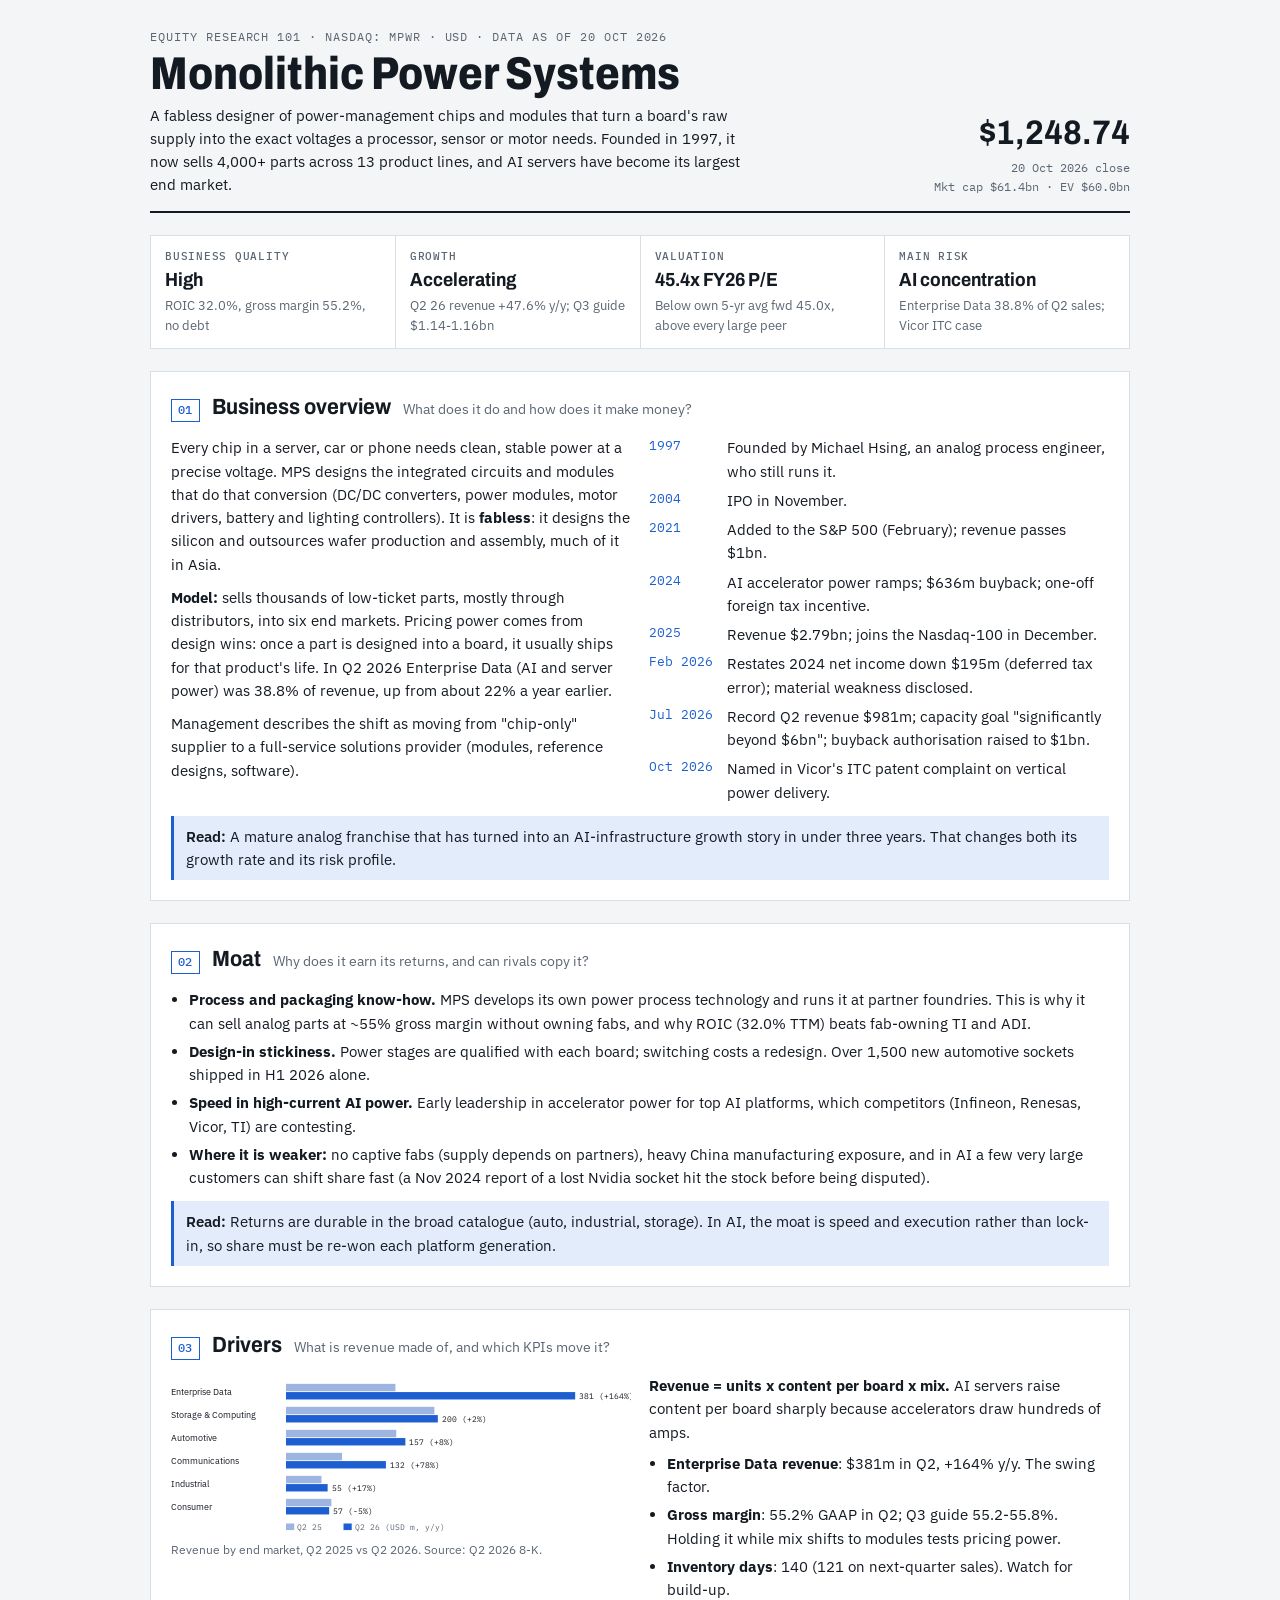
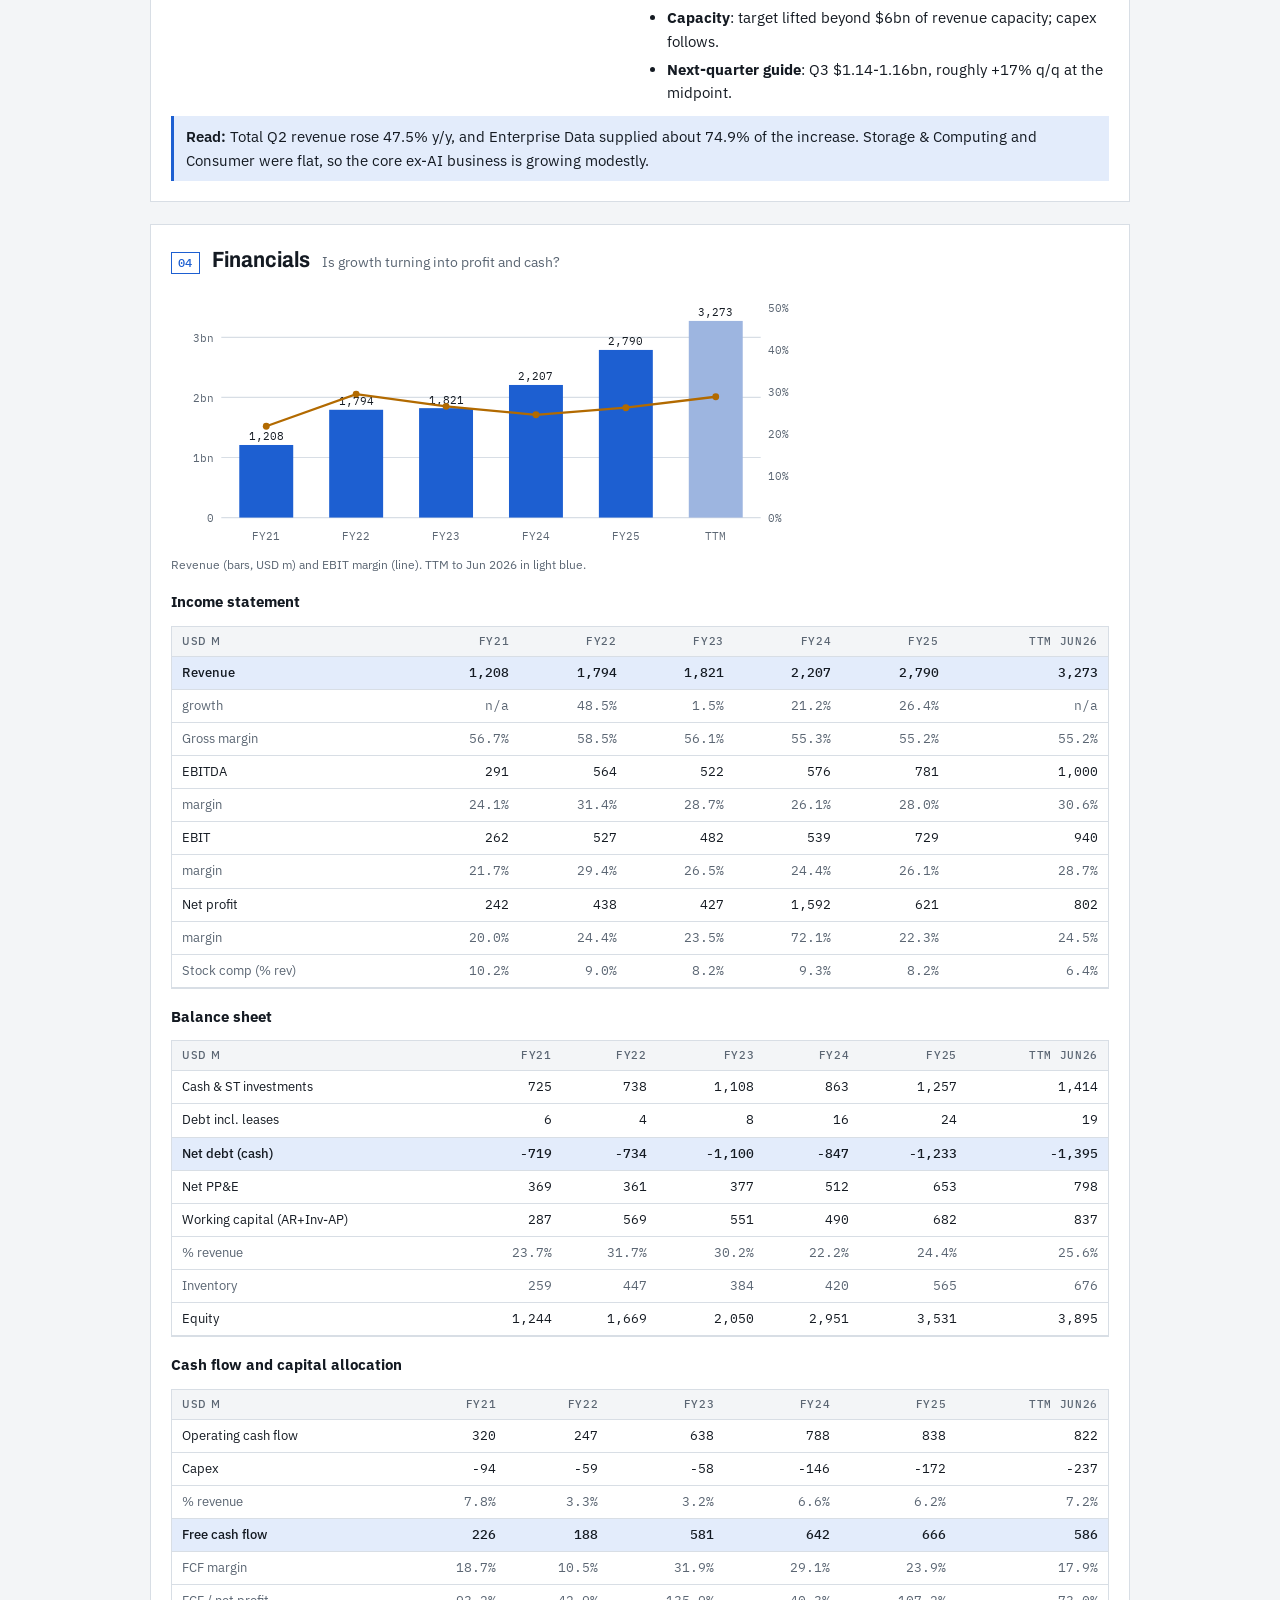
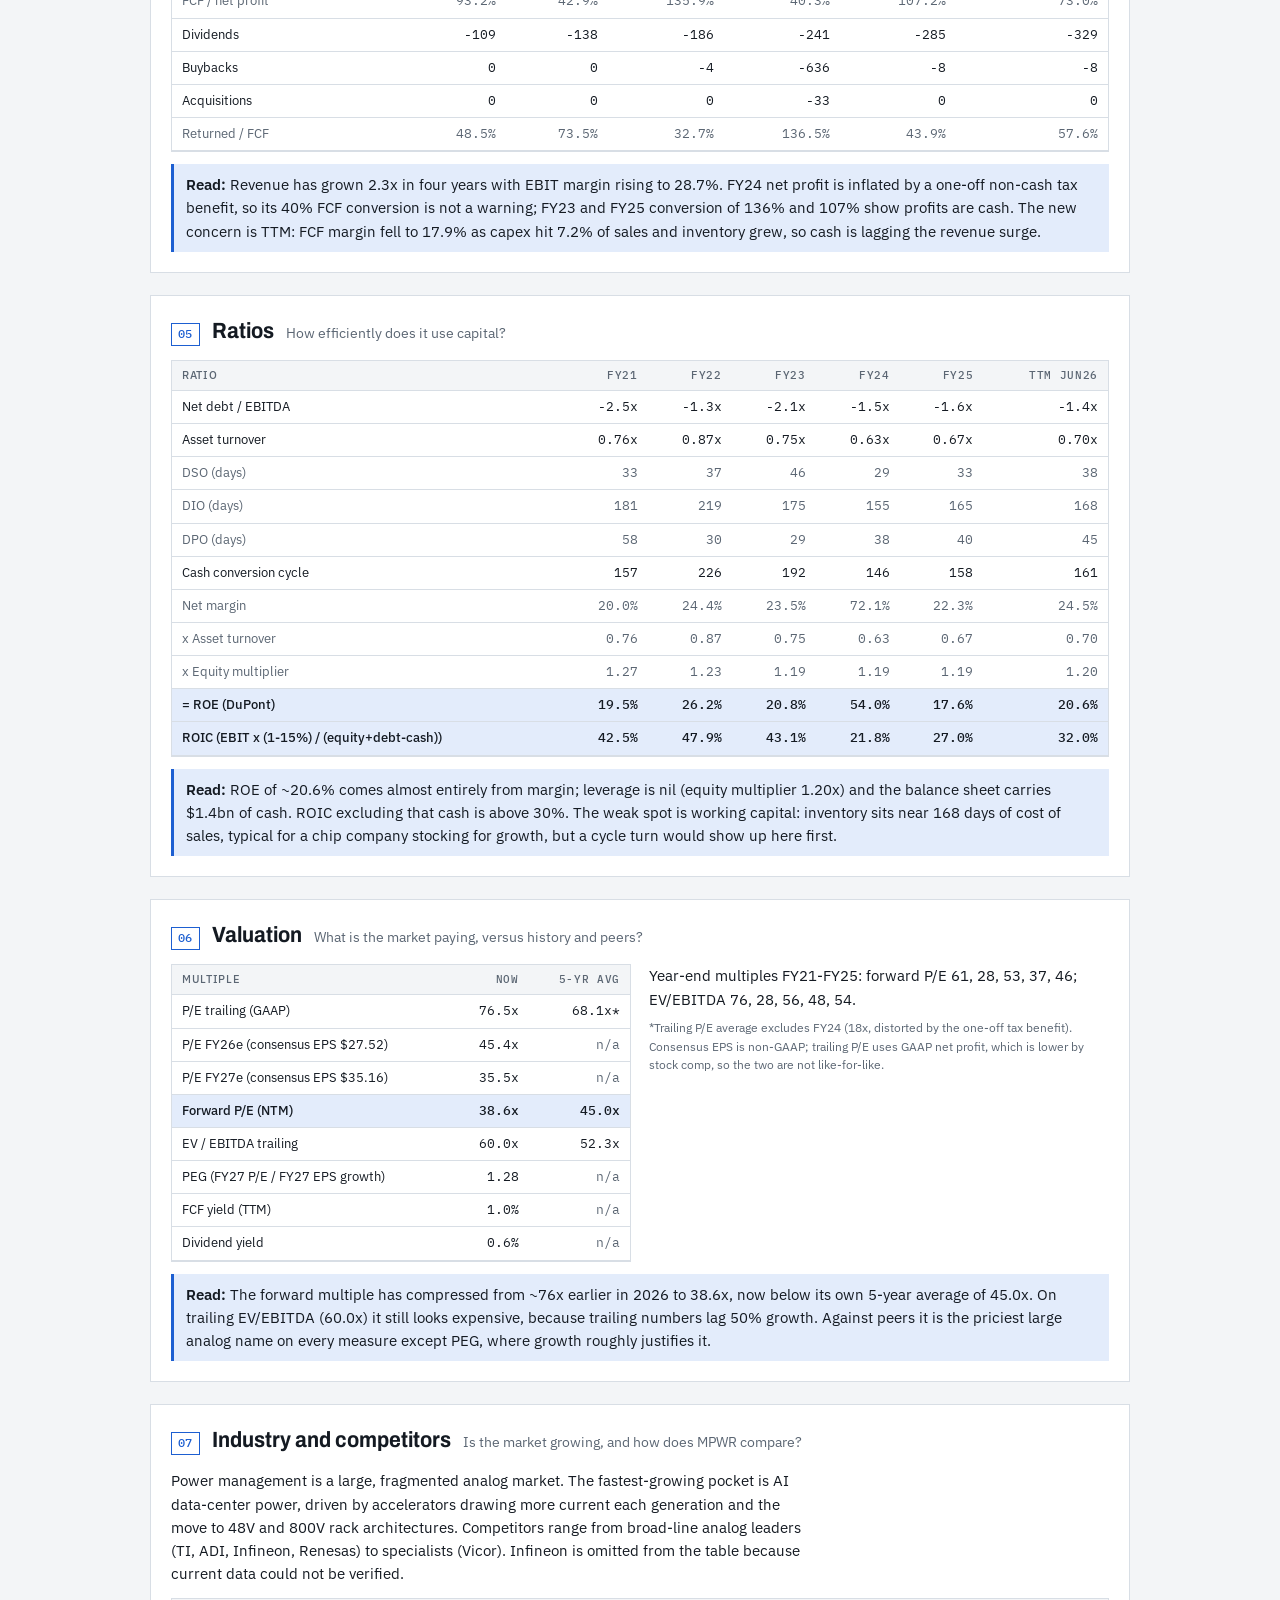
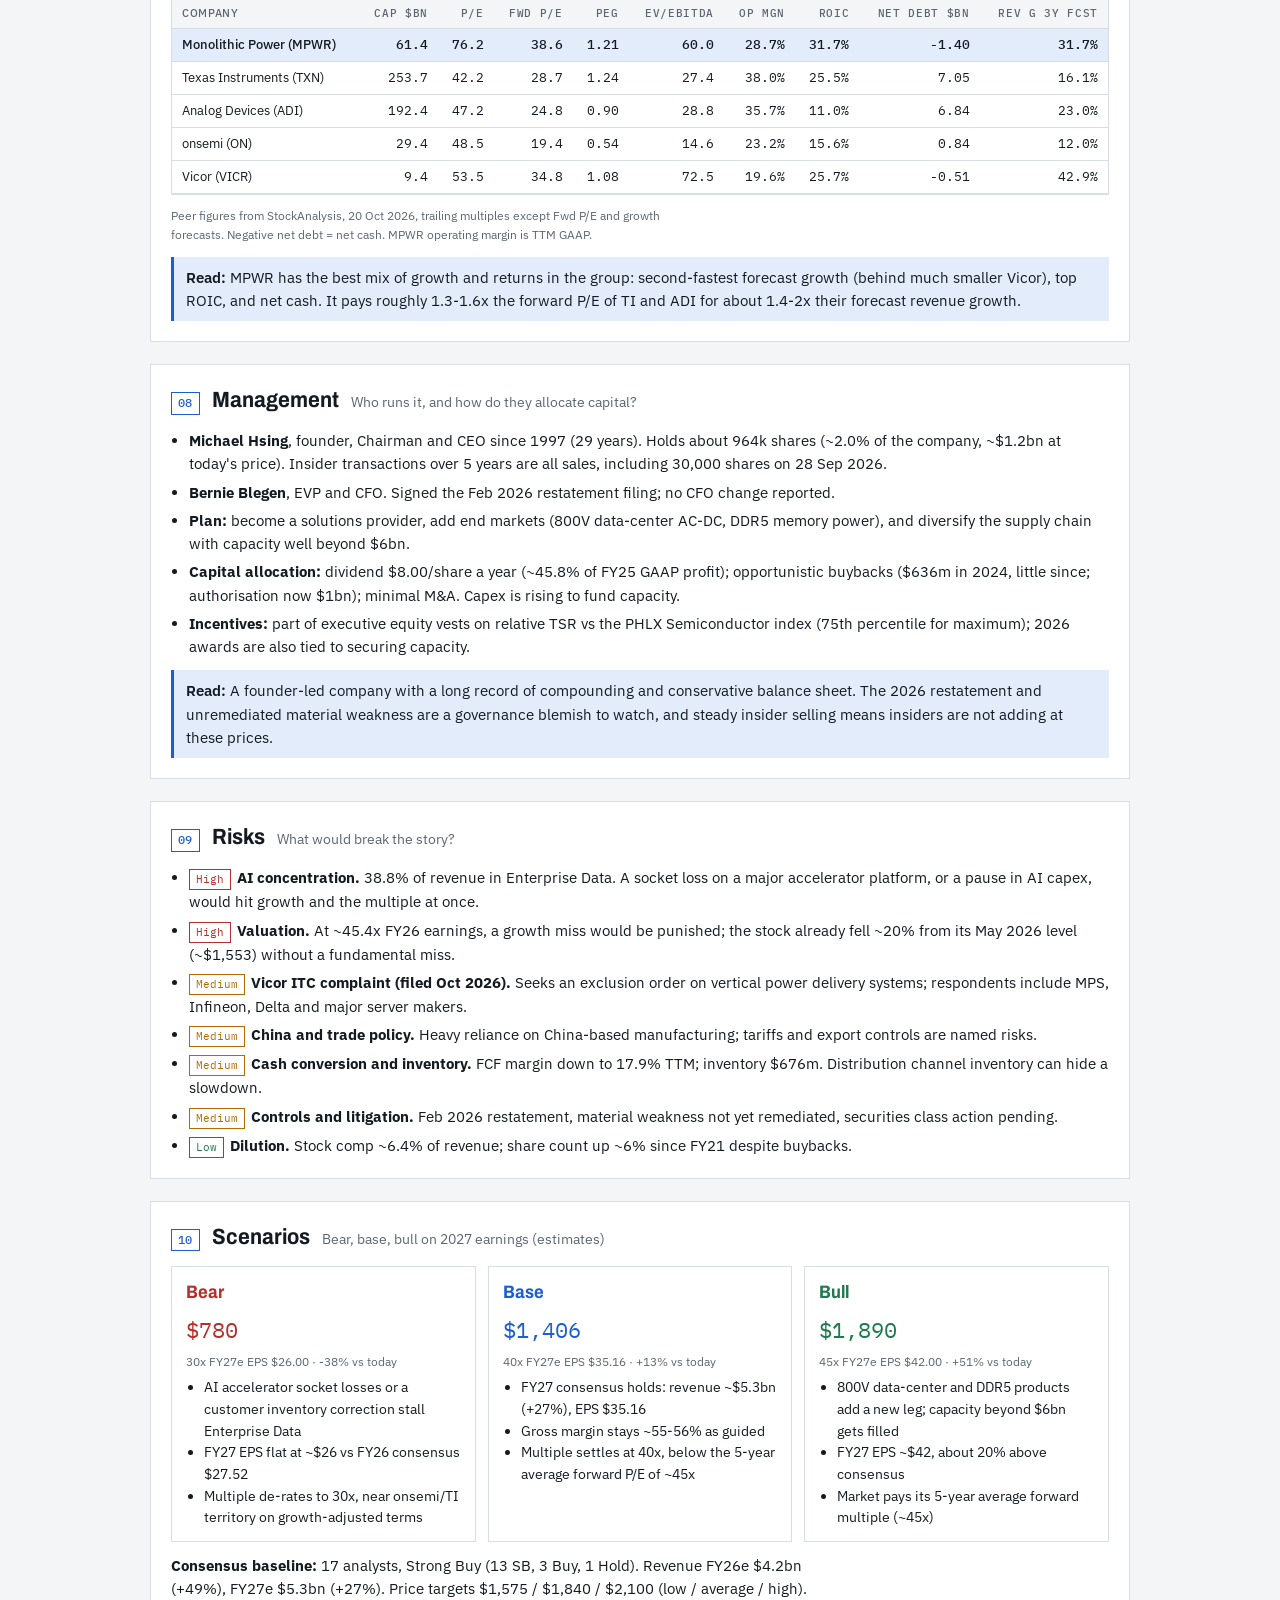
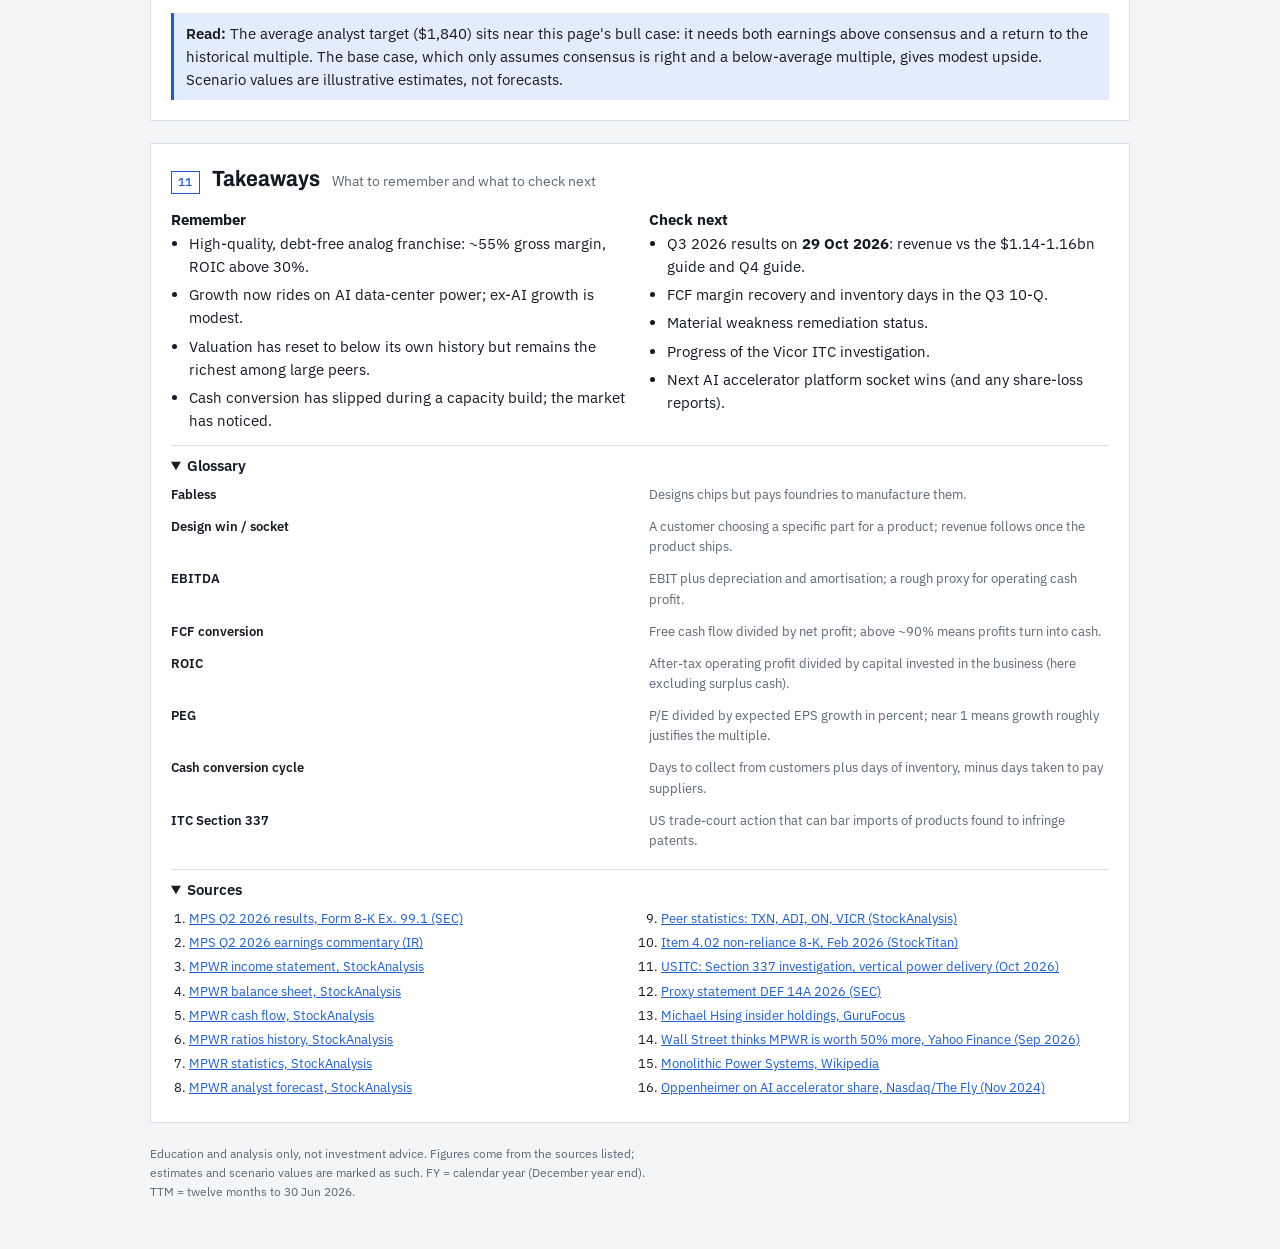
<file: reports/MPWR-one-pager.html>
<!doctype html><html><head><meta charset=utf8><meta name=viewport content="width=device-width,initial-scale=1,viewport-fit=cover"><style>:root{color-scheme:light;box-sizing:border-box;padding-top:env(safe-area-inset-top,0px);padding-bottom:env(safe-area-inset-bottom,0px)}html{scroll-padding-top:env(safe-area-inset-top,0px)}body{margin:0;padding:0;font:14px -apple-system,BlinkMacSystemFont,sans-serif;background:#fff;color:#000}img{max-width:100%}[hidden]:not([hidden=until-found i]){display:none!important}</style></head><body>
<title>MPWR Research One-Pager</title>
<meta name="claude:viewport-fit-sides" content="cover">
<link rel="preconnect" href="https://fonts.googleapis.com">
<link rel="stylesheet" href="https://fonts.googleapis.com/css2?family=Archivo:wdth,wght@75..125,500..800&family=IBM+Plex+Sans:wght@400;500;600&family=IBM+Plex+Mono:wght@400;500&display=swap">
<style>
/* Layout: a component datasheet. Narrow reading column, section "pins" numbered as the 11 questions in order, spec tables in mono. */
:root{
  --bg:#f3f5f7; --panel:#ffffff; --fg:#141a22; --muted:#5b6673; --rule:#d8dee5;
  --accent:#1d5fd1; --accent-soft:#e3ecfb; --good:#1f7a4d; --warn:#b26a00; --bad:#b4312b;
  --bar2:#9db5e0;
  --f-display:"Archivo","Arial Narrow",Arial,sans-serif;
  --f-body:"IBM Plex Sans",system-ui,-apple-system,"Segoe UI",sans-serif;
  --f-mono:"IBM Plex Mono",ui-monospace,Menlo,Consolas,monospace;
}
@media (prefers-color-scheme: dark){:root:not([data-theme="light"]){
  --bg:#0f1318; --panel:#161c23; --fg:#e6ebf0; --muted:#94a1ae; --rule:#2a333d;
  --accent:#6ea0ff; --accent-soft:#1c2a42; --good:#4fbf86; --warn:#e3a33a; --bad:#ef6b63; --bar2:#3b5584; color-scheme:dark}}
:root[data-theme="dark"]{
  --bg:#0f1318; --panel:#161c23; --fg:#e6ebf0; --muted:#94a1ae; --rule:#2a333d;
  --accent:#6ea0ff; --accent-soft:#1c2a42; --good:#4fbf86; --warn:#e3a33a; --bad:#ef6b63; --bar2:#3b5584; color-scheme:dark}
*{box-sizing:border-box}
body{background:var(--bg);color:var(--fg);font-family:var(--f-body);font-size:15px;line-height:1.55;
  padding-left:max(16px,env(safe-area-inset-left,0px));padding-right:max(16px,env(safe-area-inset-right,0px));padding-block:28px 48px}
.wrap{max-width:980px;margin:0 auto;display:flex;flex-direction:column;gap:22px}
header.top{display:grid;grid-template-columns:1fr auto;gap:18px;align-items:end;border-bottom:2px solid var(--fg);padding-bottom:14px}
.eyebrow{font-family:var(--f-mono);font-size:12px;letter-spacing:.08em;text-transform:uppercase;color:var(--muted)}
h1{font-family:var(--f-display);font-stretch:85%;font-weight:800;font-size:clamp(30px,5vw,46px);line-height:1.02;margin:4px 0 6px;text-wrap:balance}
.lede{max-width:68ch;margin:0;color:var(--fg)}
.quote{font-family:var(--f-mono);text-align:right;font-variant-numeric:tabular-nums}
.quote .px{font-family:var(--f-display);font-size:34px;font-weight:700;font-stretch:90%}
.quote small{display:block;color:var(--muted);font-size:12px}
.verdict{display:grid;grid-template-columns:repeat(4,minmax(0,1fr));gap:1px;background:var(--rule);border:1px solid var(--rule)}
.verdict div{background:var(--panel);padding:12px 14px;min-width:0}
.verdict b{display:block;font-family:var(--f-mono);font-size:11px;letter-spacing:.07em;text-transform:uppercase;color:var(--muted);font-weight:500}
.verdict span{font-family:var(--f-display);font-weight:700;font-size:19px;font-stretch:90%}
.verdict p{margin:2px 0 0;font-size:13px;color:var(--muted)}
section{background:var(--panel);border:1px solid var(--rule);padding:18px 20px 20px;display:flex;flex-direction:column;gap:12px;min-width:0}
section h2{display:flex;gap:12px;align-items:baseline;margin:0;font-family:var(--f-display);font-stretch:90%;font-size:22px;font-weight:700;text-wrap:balance}
section h2 .pin{font-family:var(--f-mono);font-size:12px;font-weight:500;color:var(--accent);border:1px solid var(--accent);padding:1px 6px;letter-spacing:.04em}
section h2 .q{font-family:var(--f-body);font-weight:400;font-size:14px;color:var(--muted);font-stretch:100%}
.read{background:var(--accent-soft);border-left:3px solid var(--accent);padding:9px 12px;margin:0;max-width:none}
.read::before{content:"Read: ";font-weight:600}
p{margin:0;max-width:72ch}
.cols{display:grid;grid-template-columns:repeat(2,minmax(0,1fr));gap:18px}
.cols > *{min-width:0}
ul.tight{margin:0;padding-left:18px;display:flex;flex-direction:column;gap:5px}
.tbl{overflow-x:auto;border:1px solid var(--rule)}
table{border-collapse:collapse;width:100%;font-family:var(--f-mono);font-size:13px;font-variant-numeric:tabular-nums}
th,td{padding:6px 10px;text-align:right;white-space:nowrap;border-bottom:1px solid var(--rule)}
th:first-child,td:first-child{text-align:left;font-family:var(--f-body)}
thead th{font-weight:500;color:var(--muted);font-size:11px;letter-spacing:.06em;text-transform:uppercase;background:var(--bg)}
tr.sub td{color:var(--muted)}
tr.hl td{font-weight:500;background:var(--accent-soft)}
td.na{color:var(--muted)}
.timeline{display:grid;grid-template-columns:auto 1fr;gap:6px 14px;margin:0}
.timeline dt{font-family:var(--f-mono);font-size:13px;color:var(--accent);font-variant-numeric:tabular-nums}
.timeline dd{margin:0}
.chart svg{width:100%;height:auto;display:block}
.chart figcaption{font-size:12px;color:var(--muted);margin-top:4px}
.tag{display:inline-block;font-family:var(--f-mono);font-size:11px;padding:1px 6px;border:1px solid currentColor;margin-right:6px}
.tag.bad{color:var(--bad)} .tag.warn{color:var(--warn)} .tag.good{color:var(--good)}
.scen{display:grid;grid-template-columns:repeat(3,minmax(0,1fr));gap:12px}
.scen > div{border:1px solid var(--rule);padding:12px 14px;display:flex;flex-direction:column;gap:6px;min-width:0}
.scen h3{margin:0;font-family:var(--f-display);font-stretch:90%;font-size:18px}
.scen .val{font-family:var(--f-mono);font-size:22px;font-variant-numeric:tabular-nums}
.scen .bear{color:var(--bad)} .scen .base{color:var(--accent)} .scen .bull{color:var(--good)}
.scen ul{margin:0;padding-left:18px;font-size:14px}
details{border-top:1px solid var(--rule);padding-top:8px}
summary{cursor:pointer;font-weight:600}
summary:focus-visible,a:focus-visible{outline:2px solid var(--accent);outline-offset:2px}
a{color:var(--accent)}
.src{font-size:13px;columns:2;column-gap:24px;padding-left:18px;margin:8px 0 0}
.src li{break-inside:avoid;margin-bottom:4px}
.gloss{display:grid;grid-template-columns:repeat(2,minmax(0,1fr));gap:6px 18px;font-size:13px;margin:8px 0 0}
.gloss dt{font-weight:600} .gloss dd{margin:0 0 6px;color:var(--muted)}
.disc{font-size:12px;color:var(--muted)}
@media (max-width:720px){
  header.top{grid-template-columns:1fr}.quote{text-align:left}
  .verdict{grid-template-columns:repeat(2,minmax(0,1fr))}
  .cols,.scen,.gloss{grid-template-columns:1fr}.src{columns:1}
}
@media print{body{background:#fff}section{break-inside:avoid}}
</style>

<div class="wrap" id="app">
  <header class="top">
    <div>
      <div class="eyebrow">Equity research 101 · NASDAQ: MPWR · USD · data as of 20 Oct 2026</div>
      <h1>Monolithic Power Systems</h1>
      <p class="lede" id="lede"></p>
    </div>
    <div class="quote" id="quote"></div>
  </header>
  <div class="verdict" id="verdict"></div>
  <div id="sections" style="display:flex;flex-direction:column;gap:22px"></div>
  <p class="disc">Education and analysis only, not investment advice. Figures come from the sources listed; estimates and scenario values are marked as such. FY = calendar year (December year end). TTM = twelve months to 30 Jun 2026.</p>
</div>

<script>
/* ================= DATA (raw inputs; the page derives every ratio) ================= */
const DATA = {
  company:"Monolithic Power Systems", ticker:"MPWR", currency:"USD m",
  price:1248.74, priceDate:"20 Oct 2026 close", sharesNow:49.14, dps:8.00,
  taxRateForROIC:0.15,
  lede:"A fabless designer of power-management chips and modules that turn a board's raw supply into the exact voltages a processor, sensor or motor needs. Founded in 1997, it now sells 4,000+ parts across 13 product lines, and AI servers have become its largest end market.",
  years:["FY21","FY22","FY23","FY24","FY25","TTM Jun26"],
  revenue:[1208,1794,1821,2207,2790,3273],
  grossProfit:[685.46,1049,1021,1221,1540,1807],
  ebit:[262.42,526.79,481.74,539.36,728.64,940.17],
  da:[28.70,37.11,40.17,36.43,52.51,60.12],
  netIncome:[242.02,437.67,427.37,1592.1,621.48,801.95],
  sbc:[123.48,160.99,149.71,205.64,227.49,208.87],
  ocf:[320.01,246.67,638.21,788.41,838.20,822.34],
  capex:[94.42,58.84,57.58,146.12,172.01,236.80],
  dividends:[109.36,137.97,185.84,240.62,284.80,329.22],
  buybacks:[0,0,3.74,636.24,7.69,8.05],
  acquisitions:[0,0,0,33.28,0,0],
  cash:[725.08,737.87,1108,862.95,1257,1414],
  receivables:[110.25,182.71,229.86,172.52,255.63,343.62],
  inventory:[259.42,447.29,383.7,419.61,564.65,675.85],
  payables:[83.03,61.46,62.96,102.53,138.27,182.22],
  ppe:[369.26,361.45,377.31,511.86,652.58,798.42],
  totalAssets:[1586,2059,2434,3516,4194,4686],
  equity:[1244,1669,2050,2951,3531,3895],
  debt:[5.81,3.8,7.87,15.79,24.1,18.93],
  shares:[46.26,47.11,48.03,47.82,48.71,49.14],
  consensus:{eps26:27.52, eps27:35.16, eps25:17.77, rev26:4160, rev27:5290, ptLow:1575, ptAvg:1840, ptHigh:2100, analysts:17, rating:"Strong Buy (13 SB, 3 Buy, 1 Hold)"},
  history:{ // year-end multiples, StockAnalysis ratios page
    years:["FY21","FY22","FY23","FY24","FY25"],
    pe:[93.95,37.93,70.72,18.13,69.87], fwdPe:[60.78,28.10,53.24,37.05,45.68], evEbitda:[75.58,28.14,55.93,47.62,53.99],
    fwdPeNow:38.64
  },
  peers:[ // 20 Oct 2026, StockAnalysis statistics pages. netDebt negative = net cash
    {n:"Monolithic Power",t:"MPWR",mcap:61.4,pe:76.2,fpe:38.6,peg:1.21,eve:60.0,opm:28.7,roic:31.7,nd:-1.40,g3:31.7,self:true},
    {n:"Texas Instruments",t:"TXN",mcap:253.7,pe:42.2,fpe:28.7,peg:1.24,eve:27.4,opm:38.0,roic:25.5,nd:7.05,g3:16.1},
    {n:"Analog Devices",t:"ADI",mcap:192.4,pe:47.2,fpe:24.8,peg:0.90,eve:28.8,opm:35.7,roic:11.0,nd:6.84,g3:23.0},
    {n:"onsemi",t:"ON",mcap:29.4,pe:48.5,fpe:19.4,peg:0.54,eve:14.6,opm:23.2,roic:15.6,nd:0.84,g3:12.0},
    {n:"Vicor",t:"VICR",mcap:9.4,pe:53.5,fpe:34.8,peg:1.08,eve:72.5,opm:19.6,roic:25.7,nd:-0.51,g3:42.9}
  ],
  segments:{ q:["Q2 25","Q2 26"],
    rows:[["Enterprise Data",144.0,380.6],["Storage & Computing",195.3,199.8],["Automotive",145.1,157.1],["Communications",73.8,131.5],["Industrial",46.7,54.8],["Consumer",59.7,56.8]]},
  scenarios:{
    bear:{eps:26,pe:30,pts:["AI accelerator socket losses or a customer inventory correction stall Enterprise Data","FY27 EPS flat at ~$26 vs FY26 consensus $27.52","Multiple de-rates to 30x, near onsemi/TI territory on growth-adjusted terms"]},
    base:{eps:35.16,pe:40,pts:["FY27 consensus holds: revenue ~$5.3bn (+27%), EPS $35.16","Gross margin stays ~55-56% as guided","Multiple settles at 40x, below the 5-year average forward P/E of ~45x"]},
    bull:{eps:42,pe:45,pts:["800V data-center and DDR5 products add a new leg; capacity beyond $6bn gets filled","FY27 EPS ~$42, about 20% above consensus","Market pays its 5-year average forward multiple (~45x)"]}
  },
  sources:[
    ["MPS Q2 2026 results, Form 8-K Ex. 99.1 (SEC)","https://www.sec.gov/Archives/edgar/data/0001280452/000162828026051029/mpwr-20260630xexx991.htm"],
    ["MPS Q2 2026 earnings commentary (IR)","https://www.monolithicpower.com/media/investor-relations/press-releases/Q2_2026_MPS_Earnings_Commentary_1.pdf"],
    ["MPWR income statement, StockAnalysis","https://stockanalysis.com/stocks/mpwr/financials/"],
    ["MPWR balance sheet, StockAnalysis","https://stockanalysis.com/stocks/mpwr/financials/balance-sheet/"],
    ["MPWR cash flow, StockAnalysis","https://stockanalysis.com/stocks/mpwr/financials/cash-flow-statement/"],
    ["MPWR ratios history, StockAnalysis","https://stockanalysis.com/stocks/mpwr/financials/ratios/"],
    ["MPWR statistics, StockAnalysis","https://stockanalysis.com/stocks/mpwr/statistics/"],
    ["MPWR analyst forecast, StockAnalysis","https://stockanalysis.com/stocks/mpwr/forecast/"],
    ["Peer statistics: TXN, ADI, ON, VICR (StockAnalysis)","https://stockanalysis.com/stocks/txn/statistics/"],
    ["Item 4.02 non-reliance 8-K, Feb 2026 (StockTitan)","https://www.stocktitan.net/sec-filings/MPWR/8-k-monolithic-power-systems-inc-reports-material-event-ae7b80820d15.html"],
    ["USITC: Section 337 investigation, vertical power delivery (Oct 2026)","https://www.usitc.gov/press_room/news_release/2026/er1009_69342.htm"],
    ["Proxy statement DEF 14A 2026 (SEC)","https://www.sec.gov/Archives/edgar/data/0001280452/000143774926014084/mpwr20260403_def14a.htm"],
    ["Michael Hsing insider holdings, GuruFocus","https://gurufocus.com/insider/58393/michael-hsing"],
    ["Wall Street thinks MPWR is worth 50% more, Yahoo Finance (Sep 2026)","https://finance.yahoo.com/markets/stocks/articles/wall-street-thinks-monolithic-power-104937385.html"],
    ["Monolithic Power Systems, Wikipedia","https://en.wikipedia.org/wiki/Monolithic_Power_Systems"],
    ["Oppenheimer on AI accelerator share, Nasdaq/The Fly (Nov 2024)","https://www.nasdaq.com/articles/oppenheimer-sees-monolithic-retaining-dominant-ai-accelerator-power-share"]
  ]
};

/* ================= helpers ================= */
const D=DATA, N=D.years.length;
const f0=v=>v==null||!isFinite(v)?"n/a":(Math.round(v)+0).toLocaleString("en-US");
const f1=v=>v==null||!isFinite(v)?"n/a":v.toLocaleString("en-US",{minimumFractionDigits:1,maximumFractionDigits:1});
const pct=v=>v==null||!isFinite(v)?"n/a":(v*100).toFixed(1)+"%";
const x=v=>v==null||!isFinite(v)?"n/a":v.toFixed(1)+"x";
const usd=v=>"$"+Math.round(v).toLocaleString("en-US");
const arr=fn=>D.years.map((_,i)=>fn(i));
const avg=a=>a.reduce((s,v)=>s+v,0)/a.length;

/* ================= derived ================= */
const C={};
C.growth=arr(i=>i?D.revenue[i]/D.revenue[i-1]-1:null);
C.growth[N-1]=null; // TTM vs FY not comparable
C.gm=arr(i=>D.grossProfit[i]/D.revenue[i]);
C.ebitda=arr(i=>D.ebit[i]+D.da[i]);
C.ebitdaM=arr(i=>C.ebitda[i]/D.revenue[i]);
C.ebitM=arr(i=>D.ebit[i]/D.revenue[i]);
C.nm=arr(i=>D.netIncome[i]/D.revenue[i]);
C.fcf=arr(i=>D.ocf[i]-D.capex[i]);
C.fcfM=arr(i=>C.fcf[i]/D.revenue[i]);
C.conv=arr(i=>C.fcf[i]/D.netIncome[i]);
C.capexPct=arr(i=>D.capex[i]/D.revenue[i]);
C.sbcPct=arr(i=>D.sbc[i]/D.revenue[i]);
C.cogs=arr(i=>D.revenue[i]-D.grossProfit[i]);
C.nwc=arr(i=>D.receivables[i]+D.inventory[i]-D.payables[i]);
C.nwcPct=arr(i=>C.nwc[i]/D.revenue[i]);
C.dso=arr(i=>D.receivables[i]/D.revenue[i]*365);
C.dio=arr(i=>D.inventory[i]/C.cogs[i]*365);
C.dpo=arr(i=>D.payables[i]/C.cogs[i]*365);
C.ccc=arr(i=>C.dso[i]+C.dio[i]-C.dpo[i]);
C.netDebt=arr(i=>D.debt[i]-D.cash[i]);
C.ndE=arr(i=>C.netDebt[i]/C.ebitda[i]);
C.at=arr(i=>D.revenue[i]/D.totalAssets[i]);
C.em=arr(i=>D.totalAssets[i]/D.equity[i]);
C.roe=arr(i=>C.nm[i]*C.at[i]*C.em[i]);
C.ic=arr(i=>D.equity[i]+D.debt[i]-D.cash[i]);
C.roic=arr(i=>D.ebit[i]*(1-D.taxRateForROIC)/C.ic[i]);
C.payout=arr(i=>(D.dividends[i]+D.buybacks[i])/C.fcf[i]);
const L=N-1;
C.mcap=D.price*D.sharesNow;
C.ev=C.mcap+C.netDebt[L];
C.pe=C.mcap/D.netIncome[L];
C.eve=C.ev/C.ebitda[L];
C.pe26=D.price/D.consensus.eps26;
C.pe27=D.price/D.consensus.eps27;
C.g27=D.consensus.eps27/D.consensus.eps26-1;
C.peg=C.pe27/(C.g27*100);
C.fcfYield=C.fcf[L]/C.mcap;
C.histFwd=avg(D.history.fwdPe); C.histEve=avg(D.history.evEbitda);
C.histPeEx24=avg(D.history.pe.filter((_,i)=>i!==3));
C.segMixAI=D.segments.rows[0][2]/D.segments.rows.reduce((s,r)=>s+r[2],0);
C.segTot=[0,1].map(k=>D.segments.rows.reduce((s,r)=>s+r[k+1],0));
for(const k of["bear","base","bull"]){const s=D.scenarios[k];s.px=s.eps*s.pe;s.up=s.px/D.price-1;}

/* ================= render ================= */
const $=id=>document.getElementById(id);
$("lede").textContent=D.lede;
$("quote").innerHTML=`<div class="px">${"$"+D.price.toLocaleString("en-US",{minimumFractionDigits:2})}</div>
<small>${D.priceDate}</small><small>Mkt cap $${f1(C.mcap/1000)}bn · EV $${f1(C.ev/1000)}bn</small>`;
$("verdict").innerHTML=[
 ["Business quality","High",`ROIC ${pct(C.roic[L])}, gross margin ${pct(C.gm[L])}, no debt`],
 ["Growth","Accelerating",`Q2 26 revenue +47.6% y/y; Q3 guide $1.14-1.16bn`],
 ["Valuation",`${x(C.pe26)} FY26 P/E`,`Below own 5-yr avg fwd ${x(C.histFwd)}, above every large peer`],
 ["Main risk","AI concentration",`Enterprise Data ${pct(C.segMixAI)} of Q2 sales; Vicor ITC case`]
].map(([b,s,p])=>`<div><b>${b}</b><span>${s}</span><p>${p}</p></div>`).join("");

function table(head,rows,cls){
  return `<div class="tbl"><table><thead><tr>${head.map(h=>`<th>${h}</th>`).join("")}</tr></thead><tbody>${
    rows.map(r=>`<tr class="${r.cls||""}">${r.cells.map((c,j)=>`<td class="${c==="n/a"&&j?"na":""}">${c}</td>`).join("")}</tr>`).join("")
  }</tbody></table></div>`;
}
const row=(label,vals,fmt,cls)=>({cls,cells:[label,...vals.map(fmt)]});
const H=["USD m",...D.years];

function sec(n,title,q,body,read){
  return `<section id="s${n}"><h2><span class="pin">${String(n).padStart(2,"0")}</span>${title}<span class="q">${q}</span></h2>${body}${read?`<p class="read">${read}</p>`:""}</section>`;
}

/* --- chart: revenue bars + EBIT margin line --- */
function revChart(){
  const W=560,Hh=230,pl=44,pr=44,pt=16,pb=30,max=3500;
  const bw=(W-pl-pr)/N*0.6, step=(W-pl-pr)/N;
  const y=v=>pt+(Hh-pt-pb)*(1-v/max), ym=m=>pt+(Hh-pt-pb)*(1-m/0.5);
  let s=`<svg viewBox="0 0 ${W} ${Hh}" role="img" aria-label="Revenue and EBIT margin, FY21 to TTM">`;
  [0,1000,2000,3000].forEach(t=>{s+=`<line x1="${pl}" x2="${W-pr}" y1="${y(t)}" y2="${y(t)}" stroke="var(--rule)"/><text x="${pl-6}" y="${y(t)+4}" font-size="10" text-anchor="end" fill="var(--muted)" font-family="IBM Plex Mono,monospace">${t?t/1000+"bn":"0"}</text>`});
  [0,0.1,0.2,0.3,0.4,0.5].forEach(t=>{s+=`<text x="${W-pr+6}" y="${ym(t)+4}" font-size="10" fill="var(--muted)" font-family="IBM Plex Mono,monospace">${t*100}%</text>`});
  D.revenue.forEach((v,i)=>{const cx=pl+step*i+step/2;
    s+=`<rect x="${cx-bw/2}" y="${y(v)}" width="${bw}" height="${y(0)-y(v)}" fill="${i===L?"var(--bar2)":"var(--accent)"}"/>`;
    s+=`<text x="${cx}" y="${y(v)-4}" font-size="10" text-anchor="middle" fill="var(--fg)" font-family="IBM Plex Mono,monospace">${f0(v)}</text>`;
    s+=`<text x="${cx}" y="${Hh-10}" font-size="10" text-anchor="middle" fill="var(--muted)" font-family="IBM Plex Mono,monospace">${D.years[i].replace(" Jun26","")}</text>`;});
  const pts=C.ebitM.map((m,i)=>`${pl+step*i+step/2},${ym(m)}`).join(" ");
  s+=`<polyline points="${pts}" fill="none" stroke="var(--warn)" stroke-width="2"/>`;
  C.ebitM.forEach((m,i)=>{s+=`<circle cx="${pl+step*i+step/2}" cy="${ym(m)}" r="3" fill="var(--warn)"/>`});
  return s+`</svg>`;
}
/* --- chart: segment bars --- */
function segChart(){
  const rows=D.segments.rows,W=560,rh=28,pl=140,pr=50,Hh=rows.length*rh+30,max=400;
  const sx=v=>pl+(W-pl-pr)*v/max;
  let s=`<svg viewBox="0 0 ${W} ${Hh}" role="img" aria-label="Revenue by end market Q2 2025 vs Q2 2026">`;
  rows.forEach((r,i)=>{const y0=10+i*rh;
    s+=`<text x="0" y="${y0+15}" font-size="11" fill="var(--fg)" font-family="IBM Plex Sans,sans-serif">${r[0]}</text>`;
    s+=`<rect x="${pl}" y="${y0+2}" width="${sx(r[1])-pl}" height="9" fill="var(--bar2)"/>`;
    s+=`<rect x="${pl}" y="${y0+12}" width="${sx(r[2])-pl}" height="9" fill="var(--accent)"/>`;
    s+=`<text x="${sx(r[2])+5}" y="${y0+20}" font-size="10" fill="var(--fg)" font-family="IBM Plex Mono,monospace">${f0(r[2])} (${(r[2]/r[1]-1>=0?"+":"")+((r[2]/r[1]-1)*100).toFixed(0)}%)</text>`;});
  const ly=Hh-8;
  s+=`<rect x="${pl}" y="${ly-8}" width="10" height="8" fill="var(--bar2)"/><text x="${pl+14}" y="${ly}" font-size="10" fill="var(--muted)" font-family="IBM Plex Mono,monospace">Q2 25</text>`;
  s+=`<rect x="${pl+70}" y="${ly-8}" width="10" height="8" fill="var(--accent)"/><text x="${pl+84}" y="${ly}" font-size="10" fill="var(--muted)" font-family="IBM Plex Mono,monospace">Q2 26 (USD m, y/y)</text>`;
  return s+`</svg>`;
}

let html="";
/* 1 Business */
html+=sec(1,"Business overview","What does it do and how does it make money?",`
<div class="cols"><div style="display:flex;flex-direction:column;gap:10px">
<p>Every chip in a server, car or phone needs clean, stable power at a precise voltage. MPS designs the integrated circuits and modules that do that conversion (DC/DC converters, power modules, motor drivers, battery and lighting controllers). It is <b>fabless</b>: it designs the silicon and outsources wafer production and assembly, much of it in Asia.</p>
<p><b>Model:</b> sells thousands of low-ticket parts, mostly through distributors, into six end markets. Pricing power comes from design wins: once a part is designed into a board, it usually ships for that product's life. In Q2 2026 Enterprise Data (AI and server power) was ${pct(C.segMixAI)} of revenue, up from about 22% a year earlier.</p>
<p>Management describes the shift as moving from "chip-only" supplier to a full-service solutions provider (modules, reference designs, software).</p>
</div>
<dl class="timeline">
<dt>1997</dt><dd>Founded by Michael Hsing, an analog process engineer, who still runs it.</dd>
<dt>2004</dt><dd>IPO in November.</dd>
<dt>2021</dt><dd>Added to the S&P 500 (February); revenue passes $1bn.</dd>
<dt>2024</dt><dd>AI accelerator power ramps; $636m buyback; one-off foreign tax incentive.</dd>
<dt>2025</dt><dd>Revenue $2.79bn; joins the Nasdaq-100 in December.</dd>
<dt>Feb 2026</dt><dd>Restates 2024 net income down $195m (deferred tax error); material weakness disclosed.</dd>
<dt>Jul 2026</dt><dd>Record Q2 revenue $981m; capacity goal "significantly beyond $6bn"; buyback authorisation raised to $1bn.</dd>
<dt>Oct 2026</dt><dd>Named in Vicor's ITC patent complaint on vertical power delivery.</dd>
</dl></div>`,
`A mature analog franchise that has turned into an AI-infrastructure growth story in under three years. That changes both its growth rate and its risk profile.`);

/* 2 Moat */
html+=sec(2,"Moat","Why does it earn its returns, and can rivals copy it?",`
<ul class="tight">
<li><b>Process and packaging know-how.</b> MPS develops its own power process technology and runs it at partner foundries. This is why it can sell analog parts at ~55% gross margin without owning fabs, and why ROIC (${pct(C.roic[L])} TTM) beats fab-owning TI and ADI.</li>
<li><b>Design-in stickiness.</b> Power stages are qualified with each board; switching costs a redesign. Over 1,500 new automotive sockets shipped in H1 2026 alone.</li>
<li><b>Speed in high-current AI power.</b> Early leadership in accelerator power for top AI platforms, which competitors (Infineon, Renesas, Vicor, TI) are contesting.</li>
<li><b>Where it is weaker:</b> no captive fabs (supply depends on partners), heavy China manufacturing exposure, and in AI a few very large customers can shift share fast (a Nov 2024 report of a lost Nvidia socket hit the stock before being disputed).</li>
</ul>`,
`Returns are durable in the broad catalogue (auto, industrial, storage). In AI, the moat is speed and execution rather than lock-in, so share must be re-won each platform generation.`);

/* 3 Drivers */
html+=sec(3,"Drivers","What is revenue made of, and which KPIs move it?",`
<div class="cols"><figure class="chart" style="margin:0">${segChart()}<figcaption>Revenue by end market, Q2 2025 vs Q2 2026. Source: Q2 2026 8-K.</figcaption></figure>
<div style="display:flex;flex-direction:column;gap:8px">
<p><b>Revenue = units x content per board x mix.</b> AI servers raise content per board sharply because accelerators draw hundreds of amps.</p>
<ul class="tight">
<li><b>Enterprise Data revenue</b>: $381m in Q2, +164% y/y. The swing factor.</li>
<li><b>Gross margin</b>: 55.2% GAAP in Q2; Q3 guide 55.2-55.8%. Holding it while mix shifts to modules tests pricing power.</li>
<li><b>Inventory days</b>: 140 (121 on next-quarter sales). Watch for build-up.</li>
<li><b>Capacity</b>: target lifted beyond $6bn of revenue capacity; capex follows.</li>
<li><b>Next-quarter guide</b>: Q3 $1.14-1.16bn, roughly +17% q/q at the midpoint.</li>
</ul></div></div>`,
`Total Q2 revenue rose ${pct(C.segTot[1]/C.segTot[0]-1)} y/y, and Enterprise Data supplied about ${pct((D.segments.rows[0][2]-D.segments.rows[0][1])/(C.segTot[1]-C.segTot[0]))} of the increase. Storage & Computing and Consumer were flat, so the core ex-AI business is growing modestly.`);

/* 4 Financials */
html+=sec(4,"Financials","Is growth turning into profit and cash?",`
<figure class="chart" style="margin:0;max-width:640px">${revChart()}<figcaption>Revenue (bars, USD m) and EBIT margin (line). TTM to Jun 2026 in light blue.</figcaption></figure>
<h3 style="margin:4px 0 0;font-size:15px">Income statement</h3>
${table(H,[
 row("Revenue",D.revenue,f0,"hl"),row("  growth",C.growth,pct,"sub"),
 row("Gross margin",C.gm,pct,"sub"),
 row("EBITDA",C.ebitda,f0),row("  margin",C.ebitdaM,pct,"sub"),
 row("EBIT",D.ebit,f0),row("  margin",C.ebitM,pct,"sub"),
 row("Net profit",D.netIncome,f0),row("  margin",C.nm,pct,"sub"),
 row("Stock comp (% rev)",C.sbcPct,pct,"sub")])}
<h3 style="margin:4px 0 0;font-size:15px">Balance sheet</h3>
${table(H,[
 row("Cash & ST investments",D.cash,f0),row("Debt incl. leases",D.debt,f0),row("Net debt (cash)",C.netDebt,f0,"hl"),
 row("Net PP&E",D.ppe,f0),row("Working capital (AR+Inv-AP)",C.nwc,f0),row("  % revenue",C.nwcPct,pct,"sub"),
 row("Inventory",D.inventory,f0,"sub"),row("Equity",D.equity,f0)])}
<h3 style="margin:4px 0 0;font-size:15px">Cash flow and capital allocation</h3>
${table(H,[
 row("Operating cash flow",D.ocf,f0),row("Capex",D.capex.map(v=>-v),f0),row("  % revenue",C.capexPct,pct,"sub"),
 row("Free cash flow",C.fcf,f0,"hl"),row("  FCF margin",C.fcfM,pct,"sub"),row("  FCF / net profit",C.conv,pct,"sub"),
 row("Dividends",D.dividends.map(v=>-v),f0),row("Buybacks",D.buybacks.map(v=>-v),f0),row("Acquisitions",D.acquisitions.map(v=>-v),f0),
 row("Returned / FCF",C.payout,pct,"sub")])}`,
`Revenue has grown ${x(D.revenue[4]/D.revenue[0])} in four years with EBIT margin rising to ${pct(C.ebitM[L])}. FY24 net profit is inflated by a one-off non-cash tax benefit, so its 40% FCF conversion is not a warning; FY23 and FY25 conversion of 136% and 107% show profits are cash. The new concern is TTM: FCF margin fell to ${pct(C.fcfM[L])} as capex hit ${pct(C.capexPct[L])} of sales and inventory grew, so cash is lagging the revenue surge.`);

/* 5 Ratios */
html+=sec(5,"Ratios","How efficiently does it use capital?",
table(["Ratio",...D.years],[
 row("Net debt / EBITDA",C.ndE,x),
 row("Asset turnover",C.at,v=>v.toFixed(2)+"x"),
 row("DSO (days)",C.dso,f0,"sub"),row("DIO (days)",C.dio,f0,"sub"),row("DPO (days)",C.dpo,f0,"sub"),row("Cash conversion cycle",C.ccc,f0),
 row("Net margin",C.nm,pct,"sub"),row("x Asset turnover",C.at,v=>v.toFixed(2),"sub"),row("x Equity multiplier",C.em,v=>v.toFixed(2),"sub"),
 row("= ROE (DuPont)",C.roe,pct,"hl"),
 row(`ROIC (EBIT x (1-${D.taxRateForROIC*100}%) / (equity+debt-cash))`,C.roic,pct,"hl")]),
`ROE of ~${pct(C.roe[L])} comes almost entirely from margin; leverage is nil (equity multiplier ${C.em[L].toFixed(2)}x) and the balance sheet carries $1.4bn of cash. ROIC excluding that cash is above 30%. The weak spot is working capital: inventory sits near ${f0(C.dio[L])} days of cost of sales, typical for a chip company stocking for growth, but a cycle turn would show up here first.`);

/* 6 Valuation */
const peersSorted=D.peers;
html+=sec(6,"Valuation","What is the market paying, versus history and peers?",`
<div class="cols">
${table(["Multiple","Now","5-yr avg"],[
 {cells:["P/E trailing (GAAP)",x(C.pe),x(C.histPeEx24)+"*"]},
 {cells:["P/E FY26e (consensus EPS $"+D.consensus.eps26+")",x(C.pe26),"n/a"]},
 {cells:["P/E FY27e (consensus EPS $"+D.consensus.eps27+")",x(C.pe27),"n/a"]},
 {cells:["Forward P/E (NTM)",x(D.history.fwdPeNow),x(C.histFwd)],cls:"hl"},
 {cells:["EV / EBITDA trailing",x(C.eve),x(C.histEve)]},
 {cells:["PEG (FY27 P/E / FY27 EPS growth)",C.peg.toFixed(2),"n/a"]},
 {cells:["FCF yield (TTM)",pct(C.fcfYield),"n/a"]},
 {cells:["Dividend yield",pct(D.dps/D.price),"n/a"]}])}
<div style="display:flex;flex-direction:column;gap:8px">
<p>Year-end multiples FY21-FY25: forward P/E ${D.history.fwdPe.map(v=>v.toFixed(0)).join(", ")}; EV/EBITDA ${D.history.evEbitda.map(v=>v.toFixed(0)).join(", ")}.</p>
<p class="disc">*Trailing P/E average excludes FY24 (18x, distorted by the one-off tax benefit). Consensus EPS is non-GAAP; trailing P/E uses GAAP net profit, which is lower by stock comp, so the two are not like-for-like.</p>
</div></div>`,
`The forward multiple has compressed from ~76x earlier in 2026 to ${x(D.history.fwdPeNow)}, now below its own 5-year average of ${x(C.histFwd)}. On trailing EV/EBITDA (${x(C.eve)}) it still looks expensive, because trailing numbers lag 50% growth. Against peers it is the priciest large analog name on every measure except PEG, where growth roughly justifies it.`);

/* 7 Industry & peers */
html+=sec(7,"Industry and competitors","Is the market growing, and how does MPWR compare?",`
<p>Power management is a large, fragmented analog market. The fastest-growing pocket is AI data-center power, driven by accelerators drawing more current each generation and the move to 48V and 800V rack architectures. Competitors range from broad-line analog leaders (TI, ADI, Infineon, Renesas) to specialists (Vicor). Infineon is omitted from the table because current data could not be verified.</p>
${table(["Company","Cap $bn","P/E","Fwd P/E","PEG","EV/EBITDA","Op mgn","ROIC","Net debt $bn","Rev g 3y fcst"],
 peersSorted.map(p=>({cls:p.self?"hl":"",cells:[`${p.n} (${p.t})`,f1(p.mcap),f1(p.pe),f1(p.fpe),p.peg.toFixed(2),f1(p.eve),p.opm.toFixed(1)+"%",p.roic.toFixed(1)+"%",p.nd.toFixed(2),p.g3.toFixed(1)+"%"]})))}
<p class="disc">Peer figures from StockAnalysis, 20 Oct 2026, trailing multiples except Fwd P/E and growth forecasts. Negative net debt = net cash. MPWR operating margin is TTM GAAP.</p>`,
`MPWR has the best mix of growth and returns in the group: second-fastest forecast growth (behind much smaller Vicor), top ROIC, and net cash. It pays roughly 1.3-1.6x the forward P/E of TI and ADI for about 1.4-2x their forecast revenue growth.`);

/* 8 Management */
html+=sec(8,"Management","Who runs it, and how do they allocate capital?",`
<ul class="tight">
<li><b>Michael Hsing</b>, founder, Chairman and CEO since 1997 (29 years). Holds about 964k shares (~2.0% of the company, ~$1.2bn at today's price). Insider transactions over 5 years are all sales, including 30,000 shares on 28 Sep 2026.</li>
<li><b>Bernie Blegen</b>, EVP and CFO. Signed the Feb 2026 restatement filing; no CFO change reported.</li>
<li><b>Plan:</b> become a solutions provider, add end markets (800V data-center AC-DC, DDR5 memory power), and diversify the supply chain with capacity well beyond $6bn.</li>
<li><b>Capital allocation:</b> dividend $${D.dps.toFixed(2)}/share a year (~${pct(D.dividends[4]/D.netIncome[4])} of FY25 GAAP profit); opportunistic buybacks ($636m in 2024, little since; authorisation now $1bn); minimal M&A. Capex is rising to fund capacity.</li>
<li><b>Incentives:</b> part of executive equity vests on relative TSR vs the PHLX Semiconductor index (75th percentile for maximum); 2026 awards are also tied to securing capacity.</li>
</ul>`,
`A founder-led company with a long record of compounding and conservative balance sheet. The 2026 restatement and unremediated material weakness are a governance blemish to watch, and steady insider selling means insiders are not adding at these prices.`);

/* 9 Risks */
html+=sec(9,"Risks","What would break the story?",`
<ul class="tight">
<li><span class="tag bad">High</span><b>AI concentration.</b> ${pct(C.segMixAI)} of revenue in Enterprise Data. A socket loss on a major accelerator platform, or a pause in AI capex, would hit growth and the multiple at once.</li>
<li><span class="tag bad">High</span><b>Valuation.</b> At ~${x(C.pe26)} FY26 earnings, a growth miss would be punished; the stock already fell ~20% from its May 2026 level (~$1,553) without a fundamental miss.</li>
<li><span class="tag warn">Medium</span><b>Vicor ITC complaint (filed Oct 2026).</b> Seeks an exclusion order on vertical power delivery systems; respondents include MPS, Infineon, Delta and major server makers.</li>
<li><span class="tag warn">Medium</span><b>China and trade policy.</b> Heavy reliance on China-based manufacturing; tariffs and export controls are named risks.</li>
<li><span class="tag warn">Medium</span><b>Cash conversion and inventory.</b> FCF margin down to ${pct(C.fcfM[L])} TTM; inventory $676m. Distribution channel inventory can hide a slowdown.</li>
<li><span class="tag warn">Medium</span><b>Controls and litigation.</b> Feb 2026 restatement, material weakness not yet remediated, securities class action pending.</li>
<li><span class="tag good">Low</span><b>Dilution.</b> Stock comp ~${pct(C.sbcPct[L])} of revenue; share count up ~6% since FY21 despite buybacks.</li>
</ul>`,null);

/* 10 Scenarios */
const S=D.scenarios;
const scen=(k,label)=>`<div><h3 class="${k}">${label}</h3><div class="val ${k}">${usd(S[k].px)}</div><div class="disc">${S[k].pe}x FY27e EPS $${S[k].eps.toFixed(2)} · ${(S[k].up>=0?"+":"")+(S[k].up*100).toFixed(0)}% vs today</div><ul>${S[k].pts.map(p=>`<li>${p}</li>`).join("")}</ul></div>`;
html+=sec(10,"Scenarios","Bear, base, bull on 2027 earnings (estimates)",`
<div class="scen">${scen("bear","Bear")}${scen("base","Base")}${scen("bull","Bull")}</div>
<p><b>Consensus baseline:</b> ${D.consensus.analysts} analysts, ${D.consensus.rating}. Revenue FY26e $${f1(D.consensus.rev26/1000)}bn (+49%), FY27e $${f1(D.consensus.rev27/1000)}bn (+27%). Price targets $${f0(D.consensus.ptLow)} / $${f0(D.consensus.ptAvg)} / $${f0(D.consensus.ptHigh)} (low / average / high).</p>`,
`The average analyst target ($1,840) sits near this page's bull case: it needs both earnings above consensus and a return to the historical multiple. The base case, which only assumes consensus is right and a below-average multiple, gives modest upside. Scenario values are illustrative estimates, not forecasts.`);

/* 11 Takeaways */
html+=sec(11,"Takeaways","What to remember and what to check next",`
<div class="cols"><div><b>Remember</b><ul class="tight">
<li>High-quality, debt-free analog franchise: ~55% gross margin, ROIC above 30%.</li>
<li>Growth now rides on AI data-center power; ex-AI growth is modest.</li>
<li>Valuation has reset to below its own history but remains the richest among large peers.</li>
<li>Cash conversion has slipped during a capacity build; the market has noticed.</li>
</ul></div>
<div><b>Check next</b><ul class="tight">
<li>Q3 2026 results on <b>29 Oct 2026</b>: revenue vs the $1.14-1.16bn guide and Q4 guide.</li>
<li>FCF margin recovery and inventory days in the Q3 10-Q.</li>
<li>Material weakness remediation status.</li>
<li>Progress of the Vicor ITC investigation.</li>
<li>Next AI accelerator platform socket wins (and any share-loss reports).</li>
</ul></div></div>
<details open><summary>Glossary</summary><dl class="gloss">
<dt>Fabless</dt><dd>Designs chips but pays foundries to manufacture them.</dd>
<dt>Design win / socket</dt><dd>A customer choosing a specific part for a product; revenue follows once the product ships.</dd>
<dt>EBITDA</dt><dd>EBIT plus depreciation and amortisation; a rough proxy for operating cash profit.</dd>
<dt>FCF conversion</dt><dd>Free cash flow divided by net profit; above ~90% means profits turn into cash.</dd>
<dt>ROIC</dt><dd>After-tax operating profit divided by capital invested in the business (here excluding surplus cash).</dd>
<dt>PEG</dt><dd>P/E divided by expected EPS growth in percent; near 1 means growth roughly justifies the multiple.</dd>
<dt>Cash conversion cycle</dt><dd>Days to collect from customers plus days of inventory, minus days taken to pay suppliers.</dd>
<dt>ITC Section 337</dt><dd>US trade-court action that can bar imports of products found to infringe patents.</dd>
</dl></details>
<details open><summary>Sources</summary><ol class="src">${D.sources.map(([t,u])=>`<li><a href="${u}" target="_blank" rel="noopener">${t}</a></li>`).join("")}</ol></details>`,null);

$("sections").innerHTML=html;
</script>

</body></html>
</file>
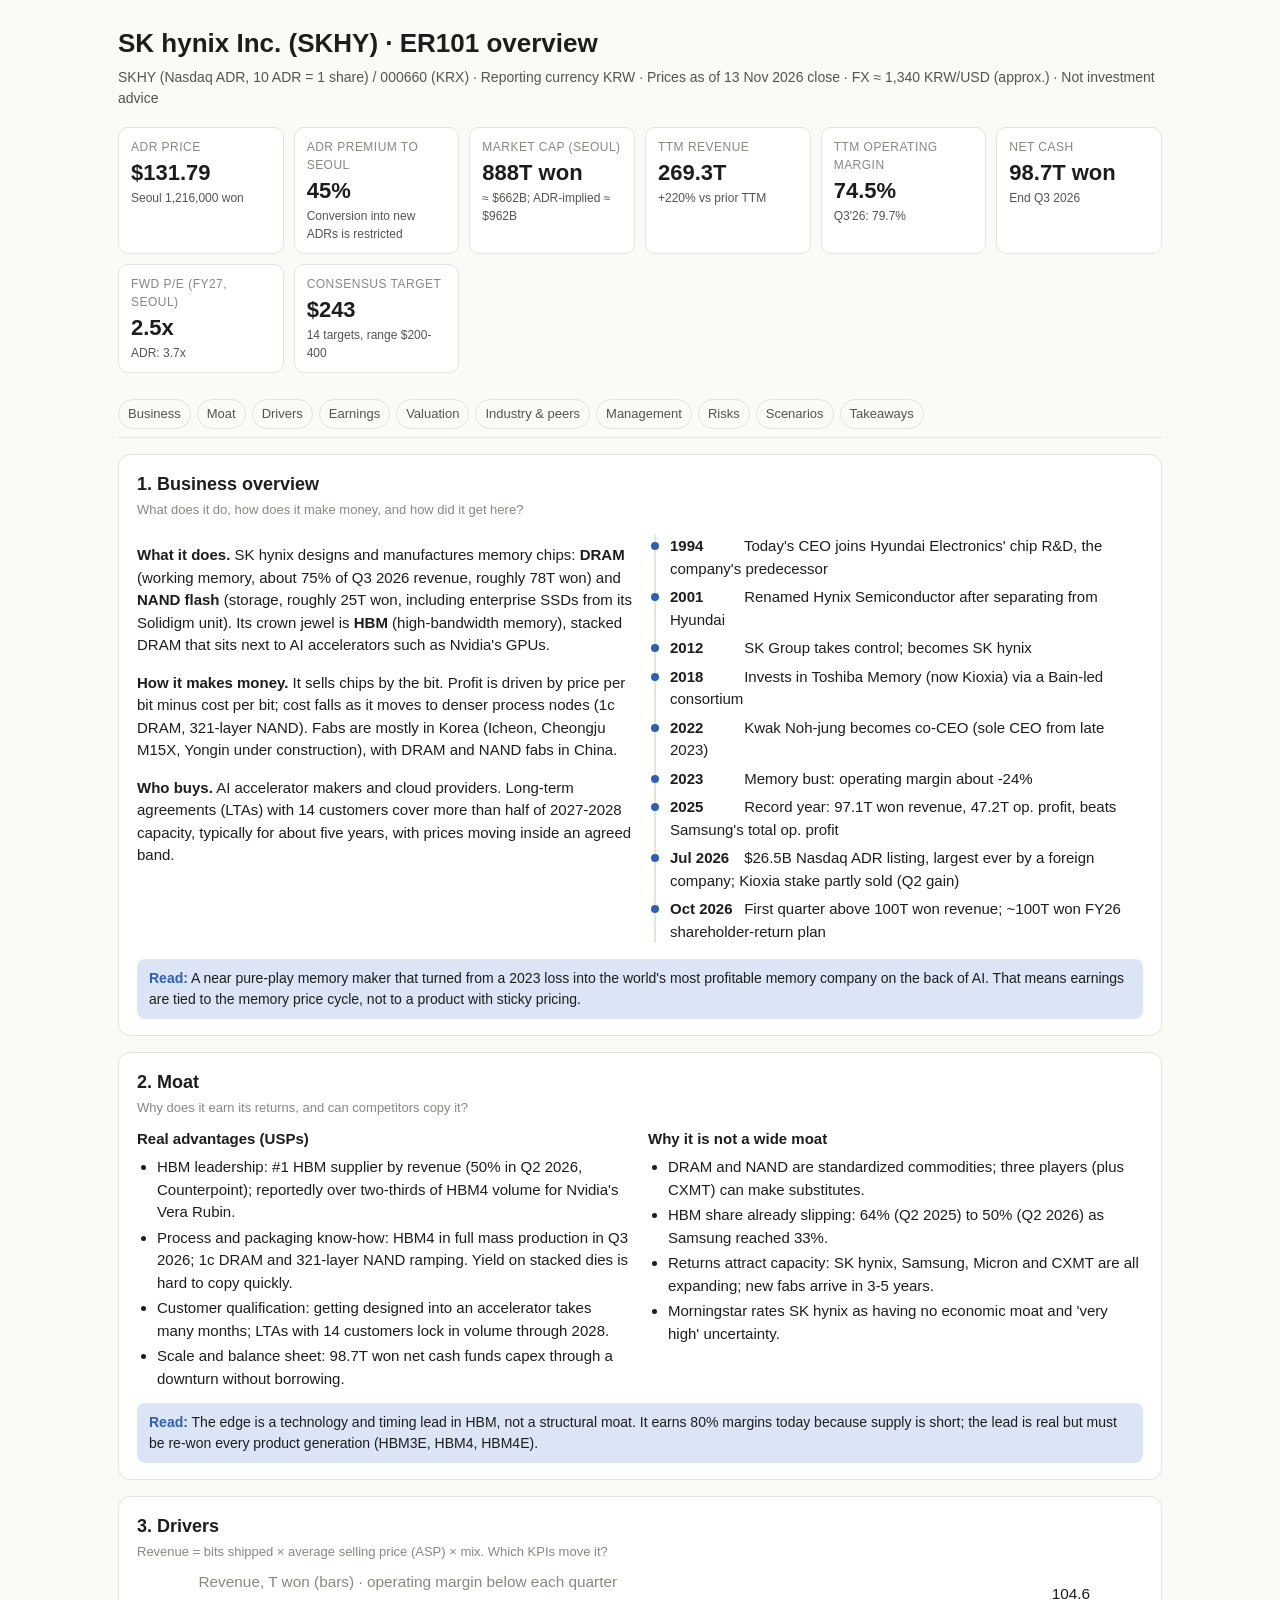
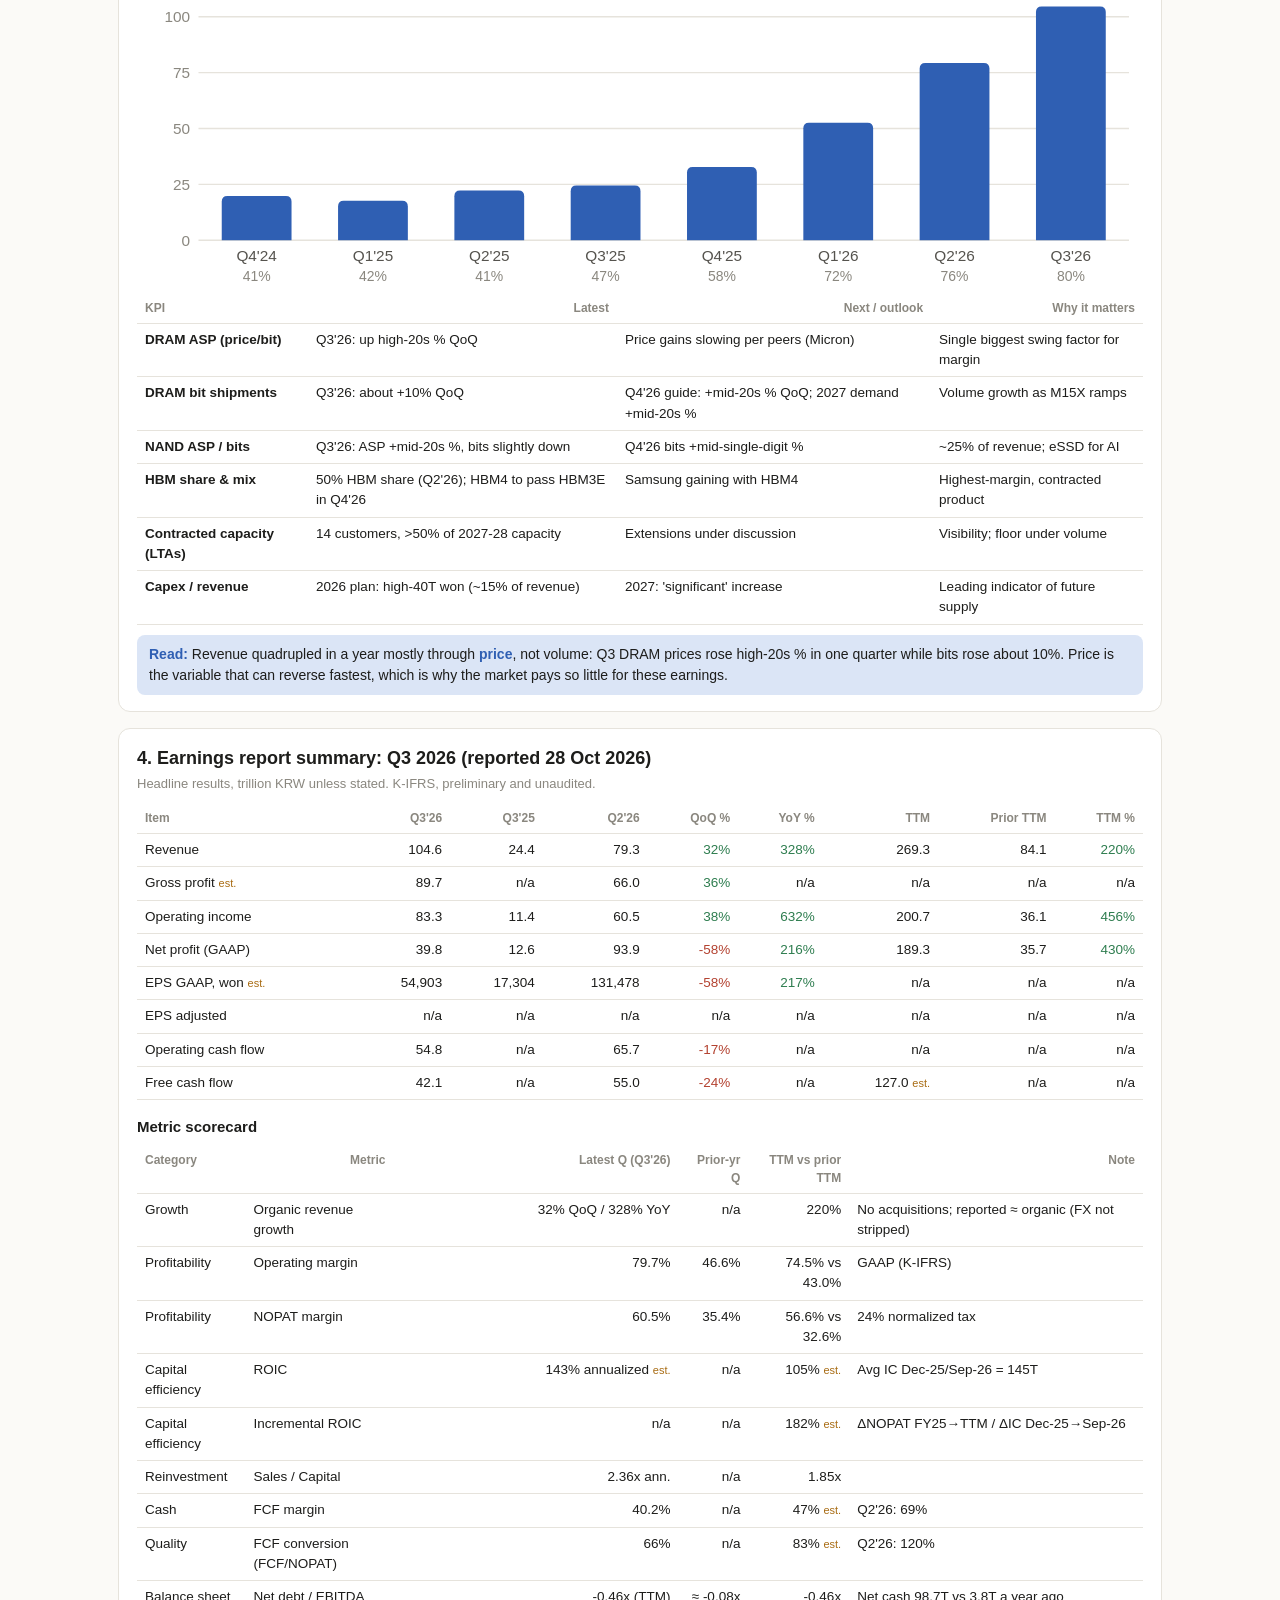
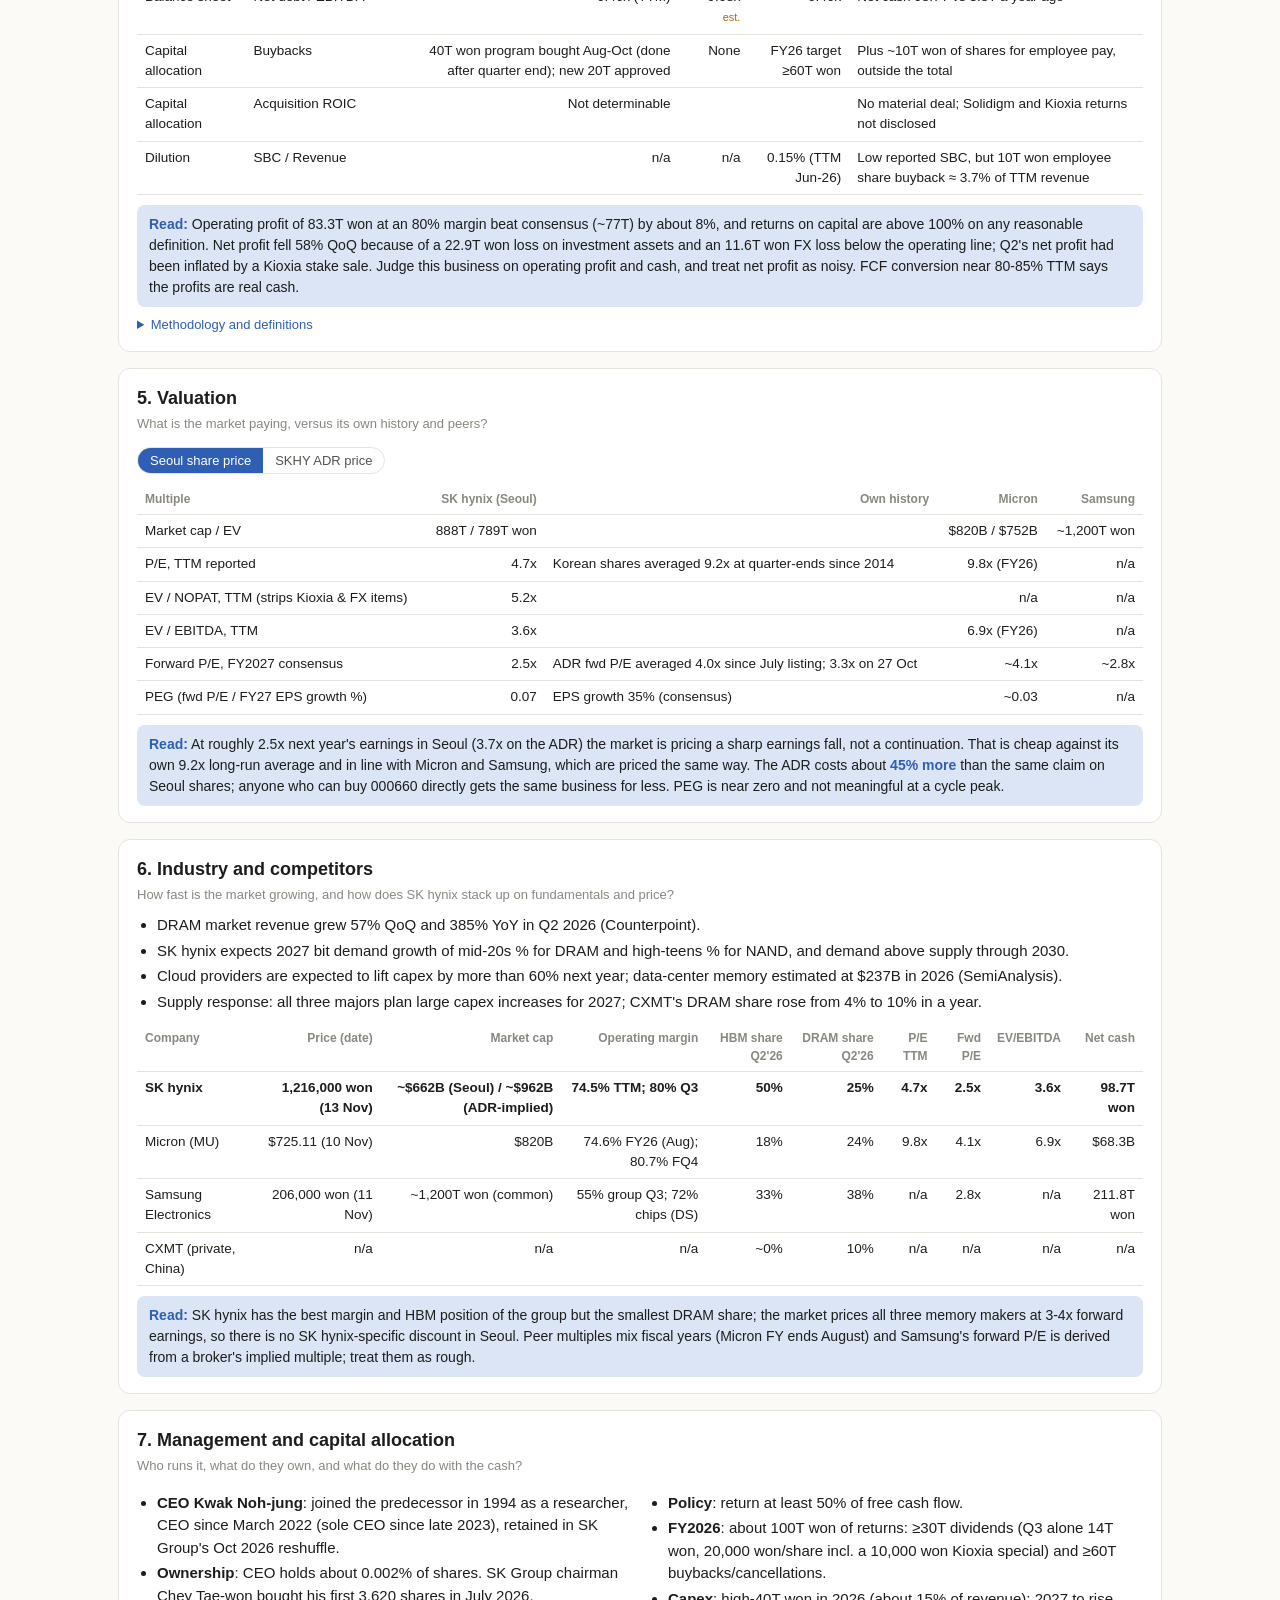
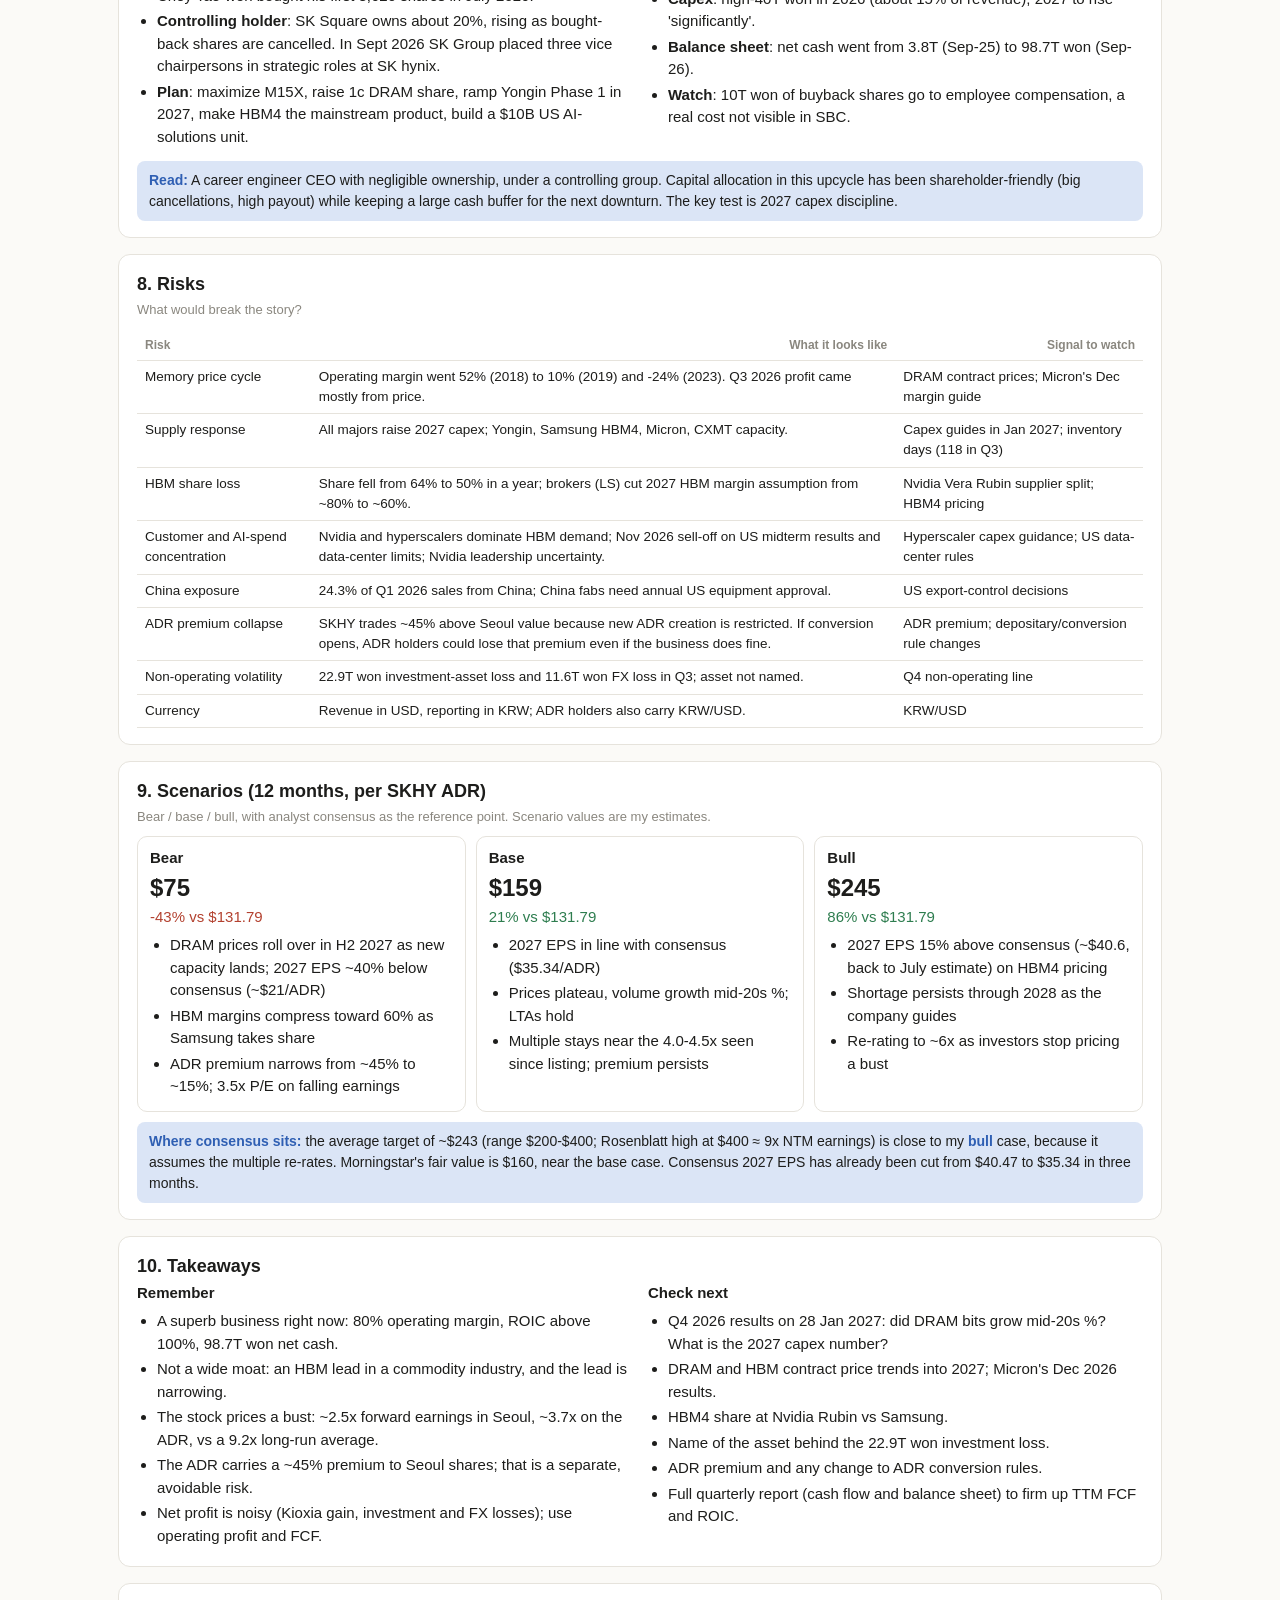
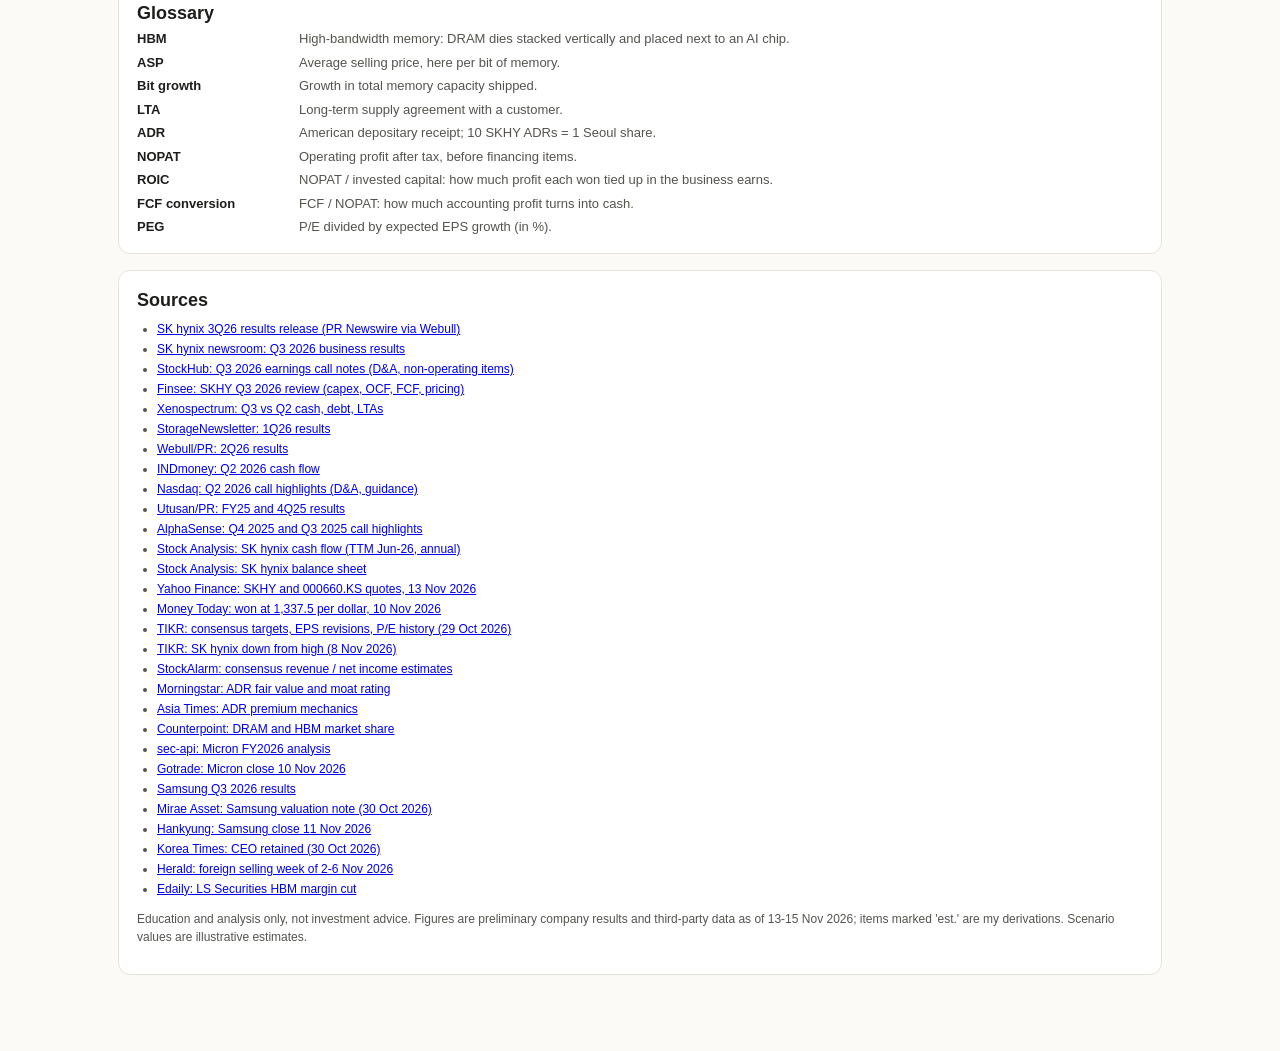
<file: reports/SKHY-er101.html>
<!DOCTYPE html>
<html lang="en">
<head>
<meta charset="utf-8">
<meta name="viewport" content="width=device-width, initial-scale=1">
<title>SK hynix (SKHY) ER101 Overview</title>
<style>
:root{--bg:#fbfaf7;--card:#fff;--ink:#1d1d1b;--ink2:#55534e;--mute:#8a877f;--line:#e6e3dc;--acc:#2f5fb3;--accl:#dbe5f6;--good:#2e7d4f;--bad:#b3412f;--warn:#a86b12}
@media (prefers-color-scheme:dark){:root{--bg:#161615;--card:#1f1f1d;--ink:#eeece6;--ink2:#bdbab2;--mute:#8d8a82;--line:#34332f;--acc:#7da2e8;--accl:#26324a;--good:#6cc092;--bad:#e8826f;--warn:#e0aa55}}
*{box-sizing:border-box}
body{margin:0;background:var(--bg);color:var(--ink);font:15px/1.5 -apple-system,BlinkMacSystemFont,"Segoe UI",Inter,Roboto,sans-serif}
.wrap{max-width:1080px;margin:0 auto;padding:24px 18px 60px}
header h1{font-size:26px;margin:0 0 4px}
.sub{color:var(--ink2);font-size:14px}
.tiles{display:grid;grid-template-columns:repeat(auto-fit,minmax(150px,1fr));gap:10px;margin:18px 0}
.tile{background:var(--card);border:1px solid var(--line);border-radius:10px;padding:10px 12px}
.tile .k{font-size:12px;color:var(--mute);text-transform:uppercase;letter-spacing:.04em}
.tile .v{font-size:22px;font-weight:650;font-variant-numeric:tabular-nums}
.tile .n{font-size:12px;color:var(--ink2)}
nav{position:sticky;top:0;background:var(--bg);border-bottom:1px solid var(--line);padding:8px 0;z-index:5;display:flex;gap:6px;flex-wrap:wrap}
nav a{font-size:13px;color:var(--ink2);text-decoration:none;padding:4px 9px;border-radius:999px;border:1px solid var(--line)}
nav a:hover{color:var(--acc);border-color:var(--acc)}
section{background:var(--card);border:1px solid var(--line);border-radius:12px;padding:16px 18px;margin:16px 0}
section h2{font-size:18px;margin:0 0 2px}
.q{color:var(--mute);font-size:13px;margin:0 0 10px}
.read{background:var(--accl);border-radius:8px;padding:9px 12px;margin:10px 0 0;font-size:14px}
.read b{color:var(--acc)}
table{width:100%;border-collapse:collapse;font-size:13.5px;font-variant-numeric:tabular-nums}
th,td{padding:6px 8px;border-bottom:1px solid var(--line);text-align:right;vertical-align:top}
th:first-child,td:first-child{text-align:left}
th{color:var(--mute);font-weight:600;font-size:12px}
td.l{text-align:left}
.scroll{overflow-x:auto}
.est{color:var(--warn);font-size:11px}
.pos{color:var(--good)}.neg{color:var(--bad)}
ul{margin:6px 0 0;padding-left:20px}li{margin:3px 0}
.grid2{display:grid;grid-template-columns:1fr 1fr;gap:16px}
@media(max-width:760px){.grid2{grid-template-columns:1fr}}
.tl{border-left:2px solid var(--line);margin-left:6px;padding-left:14px}
.tl div{margin:6px 0;position:relative}
.tl div::before{content:"";position:absolute;left:-19px;top:7px;width:8px;height:8px;border-radius:50%;background:var(--acc)}
.tl b{display:inline-block;min-width:70px}
.chart{position:relative}
.chart svg{width:100%;height:auto;display:block}
.tip{position:absolute;pointer-events:none;background:var(--ink);color:var(--bg);font-size:12px;padding:5px 8px;border-radius:6px;opacity:0;transition:opacity .1s;white-space:nowrap}
.scen{display:grid;grid-template-columns:repeat(3,1fr);gap:10px}
@media(max-width:760px){.scen{grid-template-columns:1fr}}
.sc{border:1px solid var(--line);border-radius:10px;padding:10px 12px}
.sc h3{margin:0;font-size:15px}.sc .p{font-size:24px;font-weight:650}
.toggle{display:inline-flex;border:1px solid var(--line);border-radius:999px;overflow:hidden;margin:4px 0 10px}
.toggle button{border:0;background:transparent;color:var(--ink2);padding:5px 12px;font-size:13px;cursor:pointer}
.toggle button.on{background:var(--acc);color:#fff}
details{margin-top:8px}summary{cursor:pointer;color:var(--acc);font-size:13px}
.foot{font-size:12px;color:var(--ink2)}
.foot li{margin:2px 0}
dl.gl{display:grid;grid-template-columns:150px 1fr;gap:4px 12px;font-size:13px;margin:0}dl.gl dt{font-weight:600}dl.gl dd{margin:0;color:var(--ink2)}
</style>
</head>
<body>
<div class="wrap">
<header>
  <h1 id="title"></h1>
  <div class="sub" id="subtitle"></div>
</header>
<div class="tiles" id="tiles"></div>
<nav>
  <a href="#overview">Business</a><a href="#moat">Moat</a><a href="#drivers">Drivers</a><a href="#earnings">Earnings</a><a href="#valuation">Valuation</a><a href="#industry">Industry & peers</a><a href="#mgmt">Management</a><a href="#risks">Risks</a><a href="#scenarios">Scenarios</a><a href="#takeaways">Takeaways</a>
</nav>

<section id="overview">
  <h2>1. Business overview</h2>
  <p class="q">What does it do, how does it make money, and how did it get here?</p>
  <div class="grid2">
    <div id="bizText"></div>
    <div><div class="tl" id="timeline"></div></div>
  </div>
  <div class="read" id="readOverview"></div>
</section>

<section id="moat">
  <h2>2. Moat</h2>
  <p class="q">Why does it earn its returns, and can competitors copy it?</p>
  <div class="grid2">
    <div><b>Real advantages (USPs)</b><ul id="usp"></ul></div>
    <div><b>Why it is not a wide moat</b><ul id="antiMoat"></ul></div>
  </div>
  <div class="read" id="readMoat"></div>
</section>

<section id="drivers">
  <h2>3. Drivers</h2>
  <p class="q">Revenue = bits shipped × average selling price (ASP) × mix. Which KPIs move it?</p>
  <div class="chart" id="revChart"></div>
  <div class="scroll"><table id="kpiTable"></table></div>
  <div class="read" id="readDrivers"></div>
</section>

<section id="earnings">
  <h2>4. Earnings report summary: Q3 2026 (reported 28 Oct 2026)</h2>
  <p class="q">Headline results, trillion KRW unless stated. K-IFRS, preliminary and unaudited.</p>
  <div class="scroll"><table id="headline"></table></div>
  <h3 style="font-size:15px;margin:16px 0 6px">Metric scorecard</h3>
  <div class="scroll"><table id="scorecard"></table></div>
  <div class="read" id="readEarnings"></div>
  <details><summary>Methodology and definitions</summary><div class="foot" id="method"></div></details>
</section>

<section id="valuation">
  <h2>5. Valuation</h2>
  <p class="q">What is the market paying, versus its own history and peers?</p>
  <div class="toggle" id="basisToggle"><button data-b="seoul" class="on">Seoul share price</button><button data-b="adr">SKHY ADR price</button></div>
  <div class="scroll"><table id="valTable"></table></div>
  <div class="read" id="readVal"></div>
</section>

<section id="industry">
  <h2>6. Industry and competitors</h2>
  <p class="q">How fast is the market growing, and how does SK hynix stack up on fundamentals and price?</p>
  <ul id="industryList"></ul>
  <div class="scroll" style="margin-top:10px"><table id="peerTable"></table></div>
  <div class="read" id="readPeers"></div>
</section>

<section id="mgmt">
  <h2>7. Management and capital allocation</h2>
  <p class="q">Who runs it, what do they own, and what do they do with the cash?</p>
  <div class="grid2"><div><ul id="mgmtList"></ul></div><div><ul id="capList"></ul></div></div>
  <div class="read" id="readMgmt"></div>
</section>

<section id="risks">
  <h2>8. Risks</h2>
  <p class="q">What would break the story?</p>
  <div class="scroll"><table id="riskTable"></table></div>
</section>

<section id="scenarios">
  <h2>9. Scenarios (12 months, per SKHY ADR)</h2>
  <p class="q">Bear / base / bull, with analyst consensus as the reference point. Scenario values are my estimates.</p>
  <div class="scen" id="scen"></div>
  <div class="read" id="readScen"></div>
</section>

<section id="takeaways">
  <h2>10. Takeaways</h2>
  <div class="grid2"><div><b>Remember</b><ul id="remember"></ul></div><div><b>Check next</b><ul id="checkNext"></ul></div></div>
</section>

<section>
  <h2>Glossary</h2>
  <dl class="gl" id="gloss"></dl>
</section>

<section>
  <h2>Sources</h2>
  <ul class="foot" id="sources"></ul>
  <p class="foot" id="disclaimer"></p>
</section>
</div>

<script>
// ===================== DATA =====================
// Units: trillion KRW unless noted. "est" flags = estimate or derived by me.
const DATA = {
  company:"SK hynix Inc.", ticker:"SKHY (Nasdaq ADR, 10 ADR = 1 share) / 000660 (KRX)", currency:"KRW",
  asOf:"13 Nov 2026 close",
  price:{ seoul:1216000, adr:131.79, fx:1340, adrRatio:10 },  // fx ~1,340 KRW/USD (approx, early-Nov range 1,335-1,360)
  sharesM:730,   // ~730M shares implied by Naver market value (Nov 2026); treasury from the 40T buyback pending cancellation
  netCash:98.7,  // end-Q3 2026: cash 114.5, borrowings 15.8
  taxRate:0.24,  // normalized; Q3 effective ~21.5% (pre-tax 50.7, net 39.8)
  quarters:[ // label, revenue, operating profit, net profit, D&A
    ["Q4'24",19.767,8.0828,8.0065,null],
    ["Q1'25",17.6391,7.4405,8.1082,null],
    ["Q2'25",22.232,9.2129,6.9962,null],
    ["Q3'25",24.4489,11.3834,12.5975,3.6],
    ["Q4'25",32.8267,19.1696,15.246,3.6],
    ["Q1'26",52.5763,37.6103,40.3459,3.69],
    ["Q2'26",79.3187,60.5426,93.9226,4.0],
    ["Q3'26",104.6155,83.3338,39.7756,4.3]
  ],
  annual:{FY2024:{rev:66.193,op:23.4673,np:19.7969},FY2025:{rev:97.1467,op:47.2063,np:42.9479}},
  // Invested capital, operating approach: receivables + inventory - payables + net PP&E + intangibles
  ic:{ "Dec'25":{rec:18.56,inv:14.29,ap:2.85,ppe:79.84,intang:3.42}, "Sep'26":{rec:59.12,inv:19.36,ap:2.73,ppe:97.21,intang:4.27} },
  cash:{ // OCF, capex, FCF
    "Q3'26":{ocf:54.8,capex:12.7,fcf:42.1}, "Q2'26":{ocf:65.71,capex:10.67,fcf:55.04},
    ttmFcfEst:127, ttmNote:"TTM Jun-26 FCF 92.0 + Q3'26 42.1 - Q3'25 FCF (not disclosed; assumed 5-10) = 124-129"
  },
  consensus:{ fy26NI:258.8, fy27NI:348.6, fy27EpsAdr:35.34, avgTarget:243, targetN:14, low:200, high:400, morningstarFV:160 },
  peers:[
    {name:"SK hynix", px:"1,216,000 won (13 Nov)", mcap:"~$662B (Seoul) / ~$962B (ADR-implied)", opm:"74.5% TTM; 80% Q3", hbm:"50%", dram:"25%", pe:null, fpe:null, eve:null, netcash:"98.7T won", self:true},
    {name:"Micron (MU)", px:"$725.11 (10 Nov)", mcap:"$820B", opm:"74.6% FY26 (Aug); 80.7% FQ4", hbm:"18%", dram:"24%", pe:9.8, fpe:4.1, eve:6.9, netcash:"$68.3B"},
    {name:"Samsung Electronics", px:"206,000 won (11 Nov)", mcap:"~1,200T won (common)", opm:"55% group Q3; 72% chips (DS)", hbm:"33%", dram:"38%", pe:null, fpe:2.8, eve:null, netcash:"211.8T won"},
    {name:"CXMT (private, China)", px:"n/a", mcap:"n/a", opm:"n/a", hbm:"~0%", dram:"10%", pe:null, fpe:null, eve:null, netcash:"n/a"}
  ]
};

// ===================== helpers =====================
const $=id=>document.getElementById(id);
const f=(x,d=1)=>x==null||isNaN(x)?"n/a":x.toLocaleString("en-US",{minimumFractionDigits:d,maximumFractionDigits:d});
const pct=(x,d=1)=>x==null||isNaN(x)?"n/a":(x*100).toFixed(d)+"%";
const chg=(a,b)=>a==null||b==null?null:a/b-1;
const cls=x=>x==null?"":(x>=0?"pos":"neg");
const sum=a=>a.reduce((s,x)=>s+x,0);
const Q=DATA.quarters, idx=l=>Q.findIndex(q=>q[0]===l);
const col=(i,k)=>Q.map(q=>q[i]);
const ttm=(i,from)=>sum(Q.slice(from,from+4).map(q=>q[i]));
const T={rev:ttm(1,4),op:ttm(2,4),np:ttm(3,4),da:ttm(4,4)}, P={rev:ttm(1,0),op:ttm(2,0),np:ttm(3,0)};
T.ebitda=T.op+T.da; T.nopat=T.op*(1-DATA.taxRate); P.nopat=P.op*(1-DATA.taxRate);
const icv=o=>o.rec+o.inv-o.ap+o.ppe+o.intang;
const IC0=icv(DATA.ic["Dec'25"]), IC1=icv(DATA.ic["Sep'26"]), ICavg=(IC0+IC1)/2;
const q3=Q[idx("Q3'26")], q2=Q[idx("Q2'26")], q3p=Q[idx("Q3'25")];
const pr=DATA.price, mcapS=pr.seoul*DATA.sharesM*1e6/1e12; // trillion KRW
const adrKrw=pr.adr*pr.adrRatio*pr.fx, prem=adrKrw/pr.seoul-1, mcapA=mcapS*(1+prem);

// ===================== header =====================
$("title").textContent=`${DATA.company} (SKHY) · ER101 overview`;
$("subtitle").innerHTML=`${DATA.ticker} · Reporting currency KRW · Prices as of ${DATA.asOf} · FX ≈ ${pr.fx.toLocaleString()} KRW/USD (approx.) · Not investment advice`;
const tiles=[
 ["ADR price",`$${f(pr.adr,2)}`,`Seoul ${pr.seoul.toLocaleString()} won`],
 ["ADR premium to Seoul",pct(prem,0),"Conversion into new ADRs is restricted"],
 ["Market cap (Seoul)",`${f(mcapS,0)}T won`,`≈ $${f(mcapS*1e12/pr.fx/1e9,0)}B; ADR-implied ≈ $${f(mcapA*1e12/pr.fx/1e9,0)}B`],
 ["TTM revenue",`${f(T.rev,1)}T`,`+${pct(chg(T.rev,P.rev),0)} vs prior TTM`],
 ["TTM operating margin",pct(T.op/T.rev),`Q3'26: ${pct(q3[2]/q3[1])}`],
 ["Net cash",`${DATA.netCash}T won`,"End Q3 2026"],
 ["Fwd P/E (FY27, Seoul)",`${f(mcapS/DATA.consensus.fy27NI,1)}x`,`ADR: ${f(pr.adr/DATA.consensus.fy27EpsAdr,1)}x`],
 ["Consensus target",`$${DATA.consensus.avgTarget}`,`${DATA.consensus.targetN} targets, range $${DATA.consensus.low}-${DATA.consensus.high}`]
];
$("tiles").innerHTML=tiles.map(t=>`<div class="tile"><div class="k">${t[0]}</div><div class="v">${t[1]}</div><div class="n">${t[2]}</div></div>`).join("");

// ===================== 1. Business =====================
$("bizText").innerHTML=`
<p><b>What it does.</b> SK hynix designs and manufactures memory chips: <b>DRAM</b> (working memory, about 75% of Q3 2026 revenue, roughly 78T won) and <b>NAND flash</b> (storage, roughly 25T won, including enterprise SSDs from its Solidigm unit). Its crown jewel is <b>HBM</b> (high-bandwidth memory), stacked DRAM that sits next to AI accelerators such as Nvidia's GPUs.</p>
<p><b>How it makes money.</b> It sells chips by the bit. Profit is driven by price per bit minus cost per bit; cost falls as it moves to denser process nodes (1c DRAM, 321-layer NAND). Fabs are mostly in Korea (Icheon, Cheongju M15X, Yongin under construction), with DRAM and NAND fabs in China.</p>
<p><b>Who buys.</b> AI accelerator makers and cloud providers. Long-term agreements (LTAs) with 14 customers cover more than half of 2027-2028 capacity, typically for about five years, with prices moving inside an agreed band.</p>`;
const tl=[["1994","Today's CEO joins Hyundai Electronics' chip R&D, the company's predecessor"],["2001","Renamed Hynix Semiconductor after separating from Hyundai"],["2012","SK Group takes control; becomes SK hynix"],["2018","Invests in Toshiba Memory (now Kioxia) via a Bain-led consortium"],["2022","Kwak Noh-jung becomes co-CEO (sole CEO from late 2023)"],["2023","Memory bust: operating margin about -24%"],["2025","Record year: 97.1T won revenue, 47.2T op. profit, beats Samsung's total op. profit"],["Jul 2026","$26.5B Nasdaq ADR listing, largest ever by a foreign company; Kioxia stake partly sold (Q2 gain)"],["Oct 2026","First quarter above 100T won revenue; ~100T won FY26 shareholder-return plan"]];
$("timeline").innerHTML=tl.map(t=>`<div><b>${t[0]}</b> ${t[1]}</div>`).join("");
$("readOverview").innerHTML=`<b>Read:</b> A near pure-play memory maker that turned from a 2023 loss into the world's most profitable memory company on the back of AI. That means earnings are tied to the memory price cycle, not to a product with sticky pricing.`;

// ===================== 2. Moat =====================
$("usp").innerHTML=["HBM leadership: #1 HBM supplier by revenue (50% in Q2 2026, Counterpoint); reportedly over two-thirds of HBM4 volume for Nvidia's Vera Rubin.","Process and packaging know-how: HBM4 in full mass production in Q3 2026; 1c DRAM and 321-layer NAND ramping. Yield on stacked dies is hard to copy quickly.","Customer qualification: getting designed into an accelerator takes many months; LTAs with 14 customers lock in volume through 2028.","Scale and balance sheet: 98.7T won net cash funds capex through a downturn without borrowing."].map(x=>`<li>${x}</li>`).join("");
$("antiMoat").innerHTML=["DRAM and NAND are standardized commodities; three players (plus CXMT) can make substitutes.","HBM share already slipping: 64% (Q2 2025) to 50% (Q2 2026) as Samsung reached 33%.","Returns attract capacity: SK hynix, Samsung, Micron and CXMT are all expanding; new fabs arrive in 3-5 years.","Morningstar rates SK hynix as having no economic moat and 'very high' uncertainty."].map(x=>`<li>${x}</li>`).join("");
$("readMoat").innerHTML=`<b>Read:</b> The edge is a technology and timing lead in HBM, not a structural moat. It earns 80% margins today because supply is short; the lead is real but must be re-won every product generation (HBM3E, HBM4, HBM4E).`;

// ===================== 3. Drivers =====================
(function chart(){
  const w=720,h=230,pad={l:44,r:10,t:16,b:38}, n=Q.length, max=110;
  const bw=(w-pad.l-pad.r)/n, y=v=>pad.t+(h-pad.t-pad.b)*(1-v/max);
  let s=`<svg viewBox="0 0 ${w} ${h}" role="img" aria-label="Quarterly revenue, trillion won"><title>Quarterly revenue, trillion KRW</title>`;
  [0,25,50,75,100].forEach(v=>{s+=`<line x1="${pad.l}" x2="${w-pad.r}" y1="${y(v)}" y2="${y(v)}" stroke="var(--line)"/><text x="${pad.l-6}" y="${y(v)+4}" font-size="11" fill="var(--mute)" text-anchor="end">${v}</text>`});
  Q.forEach((q,i)=>{const x=pad.l+i*bw+bw*0.2, bwid=bw*0.6, top=y(q[1]), hh=y(0)-top;
    s+=`<path d="M${x},${y(0)} V${top+4} q0,-4 4,-4 h${bwid-8} q4,0 4,4 V${y(0)} Z" fill="var(--acc)"/>`;
    s+=`<rect class="hit" data-i="${i}" x="${pad.l+i*bw}" y="${pad.t}" width="${bw}" height="${h-pad.t-pad.b}" fill="transparent"/>`;
    s+=`<text x="${x+bwid/2}" y="${h-pad.b+15}" font-size="11" fill="var(--ink2)" text-anchor="middle">${q[0]}</text>`;
    s+=`<text x="${x+bwid/2}" y="${h-pad.b+29}" font-size="10" fill="var(--mute)" text-anchor="middle">${pct(q[2]/q[1],0)}</text>`;
    if(i===n-1) s+=`<text x="${x+bwid/2}" y="${top-5}" font-size="11" fill="var(--ink)" text-anchor="middle">${f(q[1],1)}</text>`;
  });
  s+=`<text x="${pad.l}" y="11" font-size="11" fill="var(--mute)">Revenue, T won (bars) · operating margin below each quarter</text></svg><div class="tip" id="tip"></div>`;
  $("revChart").innerHTML=s;
  const tip=$("tip");
  $("revChart").querySelectorAll(".hit").forEach(r=>{
    r.addEventListener("mousemove",e=>{const q=Q[+r.dataset.i],b=$("revChart").getBoundingClientRect();
      tip.innerHTML=`<b>${q[0]}</b> · Revenue ${f(q[1],1)}T · Op. profit ${f(q[2],1)}T (${pct(q[2]/q[1],0)}) · Net ${f(q[3],1)}T`;
      tip.style.left=Math.min(e.clientX-b.left+10,b.width-320)+"px";tip.style.top=(e.clientY-b.top-34)+"px";tip.style.opacity=1;});
    r.addEventListener("mouseleave",()=>tip.style.opacity=0);
  });
})();
$("kpiTable").innerHTML=`<tr><th>KPI</th><th>Latest</th><th>Next / outlook</th><th>Why it matters</th></tr>`+[
 ["DRAM ASP (price/bit)","Q3'26: up high-20s % QoQ","Price gains slowing per peers (Micron)","Single biggest swing factor for margin"],
 ["DRAM bit shipments","Q3'26: about +10% QoQ","Q4'26 guide: +mid-20s % QoQ; 2027 demand +mid-20s %","Volume growth as M15X ramps"],
 ["NAND ASP / bits","Q3'26: ASP +mid-20s %, bits slightly down","Q4'26 bits +mid-single-digit %","~25% of revenue; eSSD for AI"],
 ["HBM share & mix","50% HBM share (Q2'26); HBM4 to pass HBM3E in Q4'26","Samsung gaining with HBM4","Highest-margin, contracted product"],
 ["Contracted capacity (LTAs)","14 customers, >50% of 2027-28 capacity","Extensions under discussion","Visibility; floor under volume"],
 ["Capex / revenue","2026 plan: high-40T won (~15% of revenue)","2027: 'significant' increase","Leading indicator of future supply"]
].map(r=>`<tr>${r.map((c,i)=>`<td class="l">${i===0?"<b>"+c+"</b>":c}</td>`).join("")}</tr>`).join("");
$("readDrivers").innerHTML=`<b>Read:</b> Revenue quadrupled in a year mostly through <b>price</b>, not volume: Q3 DRAM prices rose high-20s % in one quarter while bits rose about 10%. Price is the variable that can reverse fastest, which is why the market pays so little for these earnings.`;

// ===================== 4. Earnings =====================
const sharesEstQ3=720, sharesEst25=728; // millions, est
const eps=(np,sh)=>np*1e12/(sh*1e6);
const gpQ3=q3[1]*(1-0.143), gpQ2=q2[1]*(1-0.168);
const rows=[
 ["Revenue",q3[1],q3p[1],q2[1],T.rev,P.rev],
 ["Gross profit <span class='est'>est.</span>",gpQ3,null,gpQ2,null,null],
 ["Operating income",q3[2],q3p[2],q2[2],T.op,P.op],
 ["Net profit (GAAP)",q3[3],q3p[3],q2[3],T.np,P.np],
 ["EPS GAAP, won <span class='est'>est.</span>",eps(39.53,sharesEstQ3),eps(12.5975,sharesEst25),131478,null,null],
 ["EPS adjusted",null,null,null,null,null],
 ["Operating cash flow",DATA.cash["Q3'26"].ocf,null,DATA.cash["Q2'26"].ocf,null,null],
 ["Free cash flow",DATA.cash["Q3'26"].fcf,null,DATA.cash["Q2'26"].fcf,DATA.cash.ttmFcfEst,null]
];
$("headline").innerHTML=`<tr><th>Item</th><th>Q3'26</th><th>Q3'25</th><th>Q2'26</th><th>QoQ %</th><th>YoY %</th><th>TTM</th><th>Prior TTM</th><th>TTM %</th></tr>`+
 rows.map(r=>{const isEps=r[0].startsWith("EPS"),d=isEps?0:1,qq=chg(r[1],r[3]),yy=chg(r[1],r[2]),tt=chg(r[4],r[5]);
  return `<tr><td>${r[0]}</td><td>${f(r[1],d)}</td><td>${f(r[2],d)}</td><td>${f(r[3],d)}</td><td class="${cls(qq)}">${pct(qq,0)}</td><td class="${cls(yy)}">${pct(yy,0)}</td><td>${f(r[4],d)}${r[0]==="Free cash flow"?" <span class='est'>est.</span>":""}</td><td>${f(r[5],d)}</td><td class="${cls(tt)}">${pct(tt,0)}</td></tr>`}).join("");

const nopQ=q=>q[2]*(1-DATA.taxRate);
const roicTTM=T.nopat/ICavg, roicQ3=nopQ(q3)*4/IC1;
const nopFY25=DATA.annual.FY2025.op*(1-DATA.taxRate), incROIC=(T.nopat-nopFY25)/(IC1-IC0);
const sc=[
 ["Growth","Organic revenue growth",pct(chg(q3[1],q2[1]),0)+" QoQ / "+pct(chg(q3[1],q3p[1]),0)+" YoY","n/a",pct(chg(T.rev,P.rev),0),"No acquisitions; reported ≈ organic (FX not stripped)"],
 ["Profitability","Operating margin",pct(q3[2]/q3[1]),pct(q3p[2]/q3p[1]),pct(T.op/T.rev)+" vs "+pct(P.op/P.rev),"GAAP (K-IFRS)"],
 ["Profitability","NOPAT margin",pct(nopQ(q3)/q3[1]),pct(nopQ(q3p)/q3p[1]),pct(T.nopat/T.rev)+" vs "+pct(P.nopat/P.rev),"24% normalized tax"],
 ["Capital efficiency","ROIC",pct(roicQ3,0)+" annualized <span class='est'>est.</span>","n/a",pct(roicTTM,0)+" <span class='est'>est.</span>","Avg IC Dec-25/Sep-26 = "+f(ICavg,0)+"T"],
 ["Capital efficiency","Incremental ROIC","n/a","n/a",pct(incROIC,0)+" <span class='est'>est.</span>","ΔNOPAT FY25→TTM / ΔIC Dec-25→Sep-26"],
 ["Reinvestment","Sales / Capital",f(q3[1]*4/IC1,2)+"x ann.","n/a",f(T.rev/ICavg,2)+"x",""],
 ["Cash","FCF margin",pct(DATA.cash["Q3'26"].fcf/q3[1]),"n/a",pct(DATA.cash.ttmFcfEst/T.rev,0)+" <span class='est'>est.</span>","Q2'26: "+pct(DATA.cash["Q2'26"].fcf/q2[1],0)],
 ["Quality","FCF conversion (FCF/NOPAT)",pct(DATA.cash["Q3'26"].fcf/nopQ(q3),0),"n/a",pct(DATA.cash.ttmFcfEst/T.nopat,0)+" <span class='est'>est.</span>","Q2'26: "+pct(DATA.cash["Q2'26"].fcf/nopQ(q2),0)],
 ["Balance sheet","Net debt / EBITDA",f(-DATA.netCash/(T.ebitda),2)+"x (TTM)","≈ -0.08x <span class='est'>est.</span>",f(-DATA.netCash/T.ebitda,2)+"x","Net cash 98.7T vs 3.8T a year ago"],
 ["Capital allocation","Buybacks","40T won program bought Aug-Oct (done after quarter end); new 20T approved","None","FY26 target ≥60T won","Plus ~10T won of shares for employee pay, outside the total"],
 ["Capital allocation","Acquisition ROIC","Not determinable","","","No material deal; Solidigm and Kioxia returns not disclosed"],
 ["Dilution","SBC / Revenue","n/a","n/a","0.15% (TTM Jun-26)","Low reported SBC, but 10T won employee share buyback ≈ "+pct(10/T.rev,1)+" of TTM revenue"]
];
$("scorecard").innerHTML=`<tr><th>Category</th><th>Metric</th><th>Latest Q (Q3'26)</th><th>Prior-yr Q</th><th>TTM vs prior TTM</th><th>Note</th></tr>`+sc.map(r=>`<tr>${r.map((c,i)=>`<td class="${i<2||i===5?"l":""}">${c}</td>`).join("")}</tr>`).join("");
$("readEarnings").innerHTML=`<b>Read:</b> Operating profit of 83.3T won at an 80% margin beat consensus (~77T) by about 8%, and returns on capital are above 100% on any reasonable definition. Net profit fell 58% QoQ because of a 22.9T won loss on investment assets and an 11.6T won FX loss below the operating line; Q2's net profit had been inflated by a Kioxia stake sale. Judge this business on operating profit and cash, and treat net profit as noisy. FCF conversion near 80-85% TTM says the profits are real cash.`;
$("method").innerHTML=`<ul>
<li>Organic growth = reported growth; SK hynix made no material acquisitions in the window. Currency effects not stripped (most sales are USD-priced).</li>
<li>Operating margin = K-IFRS operating profit / revenue. The company does not publish an adjusted EPS.</li>
<li>NOPAT = operating profit × (1 - 24%). Q3 effective tax ≈ 21.5% (pre-tax 50.7T, net 39.8T).</li>
<li>Invested capital = receivables + inventory - accounts payable + net PP&E + intangibles (operating approach). Other accrued liabilities, customer deposits under LTAs and lease assets are excluded, which overstates IC and so understates ROIC. Average of Dec-25 and Sep-26 (Sep-25 balance not available).</li>
<li>ROIC = TTM NOPAT / average IC; Q3 annualized uses Sep-26 IC. Incremental ROIC = (TTM NOPAT - FY2025 NOPAT) / (IC Sep-26 - IC Dec-25); noisy over three quarters.</li>
<li>FCF = operating cash flow - capex. TTM FCF ≈ 127T is an estimate: ${DATA.cash.ttmNote}. Gross profit derived from COGS at 14.3% (Q3) and 16.8% (Q2) of revenue.</li>
<li>EBITDA = operating profit + D&A (company-stated D&A of 3.6T, 4.0T, 4.3T; Q1'26 3.69T derived). TTM EBITDA = ${f(T.ebitda,1)}T.</li>
<li>EPS estimates use ~720M (Q3'26) and ~728M (2025) weighted shares; Q2'26 EPS 131,478 won as reported.</li>
<li>Q2'25 and Q1'25 figures derived from FY2025 totals minus reported quarters.</li></ul>`;

// ===================== 5. Valuation =====================
function val(basis){
  const mc=basis==="adr"?mcapA:mcapS, ev=mc-DATA.netCash;
  const pe=mc/T.np, peOp=ev/T.nopat, eve=ev/T.ebitda, fpe=mc/DATA.consensus.fy27NI, g=DATA.consensus.fy27NI/DATA.consensus.fy26NI-1, peg=fpe/(g*100);
  $("valTable").innerHTML=`<tr><th>Multiple</th><th>SK hynix (${basis==="adr"?"ADR-implied":"Seoul"})</th><th>Own history</th><th>Micron</th><th>Samsung</th></tr>`+[
   ["Market cap / EV",`${f(mc,0)}T / ${f(ev,0)}T won`,"","$820B / $752B","~1,200T won"],
   ["P/E, TTM reported",f(pe,1)+"x","Korean shares averaged 9.2x at quarter-ends since 2014",f(9.8,1)+"x (FY26)","n/a"],
   ["EV / NOPAT, TTM (strips Kioxia & FX items)",f(peOp,1)+"x","","n/a","n/a"],
   ["EV / EBITDA, TTM",f(eve,1)+"x","","6.9x (FY26)","n/a"],
   ["Forward P/E, FY2027 consensus",f(fpe,1)+"x","ADR fwd P/E averaged 4.0x since July listing; 3.3x on 27 Oct","~4.1x","~2.8x"],
   ["PEG (fwd P/E / FY27 EPS growth %)",f(peg,2),`EPS growth ${pct(g,0)} (consensus)`,"~0.03","n/a"]
  ].map(r=>`<tr>${r.map((c,i)=>`<td class="${i===0||i===2?"l":""}">${c}</td>`).join("")}</tr>`).join("");
}
val("seoul");
$("basisToggle").querySelectorAll("button").forEach(b=>b.onclick=()=>{$("basisToggle").querySelectorAll("button").forEach(x=>x.classList.remove("on"));b.classList.add("on");val(b.dataset.b)});
$("readVal").innerHTML=`<b>Read:</b> At roughly 2.5x next year's earnings in Seoul (3.7x on the ADR) the market is pricing a sharp earnings fall, not a continuation. That is cheap against its own 9.2x long-run average and in line with Micron and Samsung, which are priced the same way. The ADR costs about <b>${pct(prem,0)} more</b> than the same claim on Seoul shares; anyone who can buy 000660 directly gets the same business for less. PEG is near zero and not meaningful at a cycle peak.`;

// ===================== 6. Industry & peers =====================
$("industryList").innerHTML=["DRAM market revenue grew 57% QoQ and 385% YoY in Q2 2026 (Counterpoint).","SK hynix expects 2027 bit demand growth of mid-20s % for DRAM and high-teens % for NAND, and demand above supply through 2030.","Cloud providers are expected to lift capex by more than 60% next year; data-center memory estimated at $237B in 2026 (SemiAnalysis).","Supply response: all three majors plan large capex increases for 2027; CXMT's DRAM share rose from 4% to 10% in a year."].map(x=>`<li>${x}</li>`).join("");
$("peerTable").innerHTML=`<tr><th>Company</th><th>Price (date)</th><th>Market cap</th><th>Operating margin</th><th>HBM share Q2'26</th><th>DRAM share Q2'26</th><th>P/E TTM</th><th>Fwd P/E</th><th>EV/EBITDA</th><th>Net cash</th></tr>`+
 DATA.peers.map(p=>{const pe=p.self?mcapS/T.np:p.pe, fp=p.self?mcapS/DATA.consensus.fy27NI:p.fpe, ev=p.self?(mcapS-DATA.netCash)/T.ebitda:p.eve;
 return `<tr${p.self?' style="font-weight:600"':''}><td>${p.name}</td><td>${p.px}</td><td>${p.mcap}</td><td>${p.opm}</td><td>${p.hbm}</td><td>${p.dram}</td><td>${pe?f(pe,1)+"x":"n/a"}</td><td>${fp?f(fp,1)+"x":"n/a"}</td><td>${ev?f(ev,1)+"x":"n/a"}</td><td>${p.netcash}</td></tr>`}).join("");
$("readPeers").innerHTML=`<b>Read:</b> SK hynix has the best margin and HBM position of the group but the smallest DRAM share; the market prices all three memory makers at 3-4x forward earnings, so there is no SK hynix-specific discount in Seoul. Peer multiples mix fiscal years (Micron FY ends August) and Samsung's forward P/E is derived from a broker's implied multiple; treat them as rough.`;

// ===================== 7. Management =====================
$("mgmtList").innerHTML=["<b>CEO Kwak Noh-jung</b>: joined the predecessor in 1994 as a researcher, CEO since March 2022 (sole CEO since late 2023), retained in SK Group's Oct 2026 reshuffle.","<b>Ownership</b>: CEO holds about 0.002% of shares. SK Group chairman Chey Tae-won bought his first 3,620 shares in July 2026.","<b>Controlling holder</b>: SK Square owns about 20%, rising as bought-back shares are cancelled. In Sept 2026 SK Group placed three vice chairpersons in strategic roles at SK hynix.","<b>Plan</b>: maximize M15X, raise 1c DRAM share, ramp Yongin Phase 1 in 2027, make HBM4 the mainstream product, build a $10B US AI-solutions unit."].map(x=>`<li>${x}</li>`).join("");
$("capList").innerHTML=["<b>Policy</b>: return at least 50% of free cash flow.","<b>FY2026</b>: about 100T won of returns: ≥30T dividends (Q3 alone 14T won, 20,000 won/share incl. a 10,000 won Kioxia special) and ≥60T buybacks/cancellations.","<b>Capex</b>: high-40T won in 2026 (about 15% of revenue); 2027 to rise 'significantly'.","<b>Balance sheet</b>: net cash went from 3.8T (Sep-25) to 98.7T won (Sep-26).","<b>Watch</b>: 10T won of buyback shares go to employee compensation, a real cost not visible in SBC."].map(x=>`<li>${x}</li>`).join("");
$("readMgmt").innerHTML=`<b>Read:</b> A career engineer CEO with negligible ownership, under a controlling group. Capital allocation in this upcycle has been shareholder-friendly (big cancellations, high payout) while keeping a large cash buffer for the next downturn. The key test is 2027 capex discipline.`;

// ===================== 8. Risks =====================
$("riskTable").innerHTML=`<tr><th>Risk</th><th>What it looks like</th><th>Signal to watch</th></tr>`+[
 ["Memory price cycle","Operating margin went 52% (2018) to 10% (2019) and -24% (2023). Q3 2026 profit came mostly from price.","DRAM contract prices; Micron's Dec margin guide"],
 ["Supply response","All majors raise 2027 capex; Yongin, Samsung HBM4, Micron, CXMT capacity.","Capex guides in Jan 2027; inventory days (118 in Q3)"],
 ["HBM share loss","Share fell from 64% to 50% in a year; brokers (LS) cut 2027 HBM margin assumption from ~80% to ~60%.","Nvidia Vera Rubin supplier split; HBM4 pricing"],
 ["Customer and AI-spend concentration","Nvidia and hyperscalers dominate HBM demand; Nov 2026 sell-off on US midterm results and data-center limits; Nvidia leadership uncertainty.","Hyperscaler capex guidance; US data-center rules"],
 ["China exposure","24.3% of Q1 2026 sales from China; China fabs need annual US equipment approval.","US export-control decisions"],
 ["ADR premium collapse","SKHY trades ~45% above Seoul value because new ADR creation is restricted. If conversion opens, ADR holders could lose that premium even if the business does fine.","ADR premium; depositary/conversion rule changes"],
 ["Non-operating volatility","22.9T won investment-asset loss and 11.6T won FX loss in Q3; asset not named.","Q4 non-operating line"],
 ["Currency","Revenue in USD, reporting in KRW; ADR holders also carry KRW/USD.","KRW/USD"]
].map(r=>`<tr>${r.map(c=>`<td class="l">${c}</td>`).join("")}</tr>`).join("");

// ===================== 9. Scenarios =====================
const S=[
 {n:"Bear",p:75,a:["DRAM prices roll over in H2 2027 as new capacity lands; 2027 EPS ~40% below consensus (~$21/ADR)","HBM margins compress toward 60% as Samsung takes share","ADR premium narrows from ~45% to ~15%; 3.5x P/E on falling earnings"]},
 {n:"Base",p:159,a:["2027 EPS in line with consensus ($35.34/ADR)","Prices plateau, volume growth mid-20s %; LTAs hold","Multiple stays near the 4.0-4.5x seen since listing; premium persists"]},
 {n:"Bull",p:245,a:["2027 EPS 15% above consensus (~$40.6, back to July estimate) on HBM4 pricing","Shortage persists through 2028 as the company guides","Re-rating to ~6x as investors stop pricing a bust"]}
];
$("scen").innerHTML=S.map(s=>`<div class="sc"><h3>${s.n}</h3><div class="p">$${s.p}</div><div class="${cls(s.p/pr.adr-1)}">${pct(s.p/pr.adr-1,0)} vs $${pr.adr}</div><ul>${s.a.map(x=>`<li>${x}</li>`).join("")}</ul></div>`).join("");
$("readScen").innerHTML=`<b>Where consensus sits:</b> the average target of ~$${DATA.consensus.avgTarget} (range $${DATA.consensus.low}-$${DATA.consensus.high}; Rosenblatt high at $400 ≈ 9x NTM earnings) is close to my <b>bull</b> case, because it assumes the multiple re-rates. Morningstar's fair value is $${DATA.consensus.morningstarFV}, near the base case. Consensus 2027 EPS has already been cut from $40.47 to $35.34 in three months.`;

// ===================== 10. Takeaways =====================
$("remember").innerHTML=["A superb business right now: 80% operating margin, ROIC above 100%, 98.7T won net cash.","Not a wide moat: an HBM lead in a commodity industry, and the lead is narrowing.","The stock prices a bust: ~2.5x forward earnings in Seoul, ~3.7x on the ADR, vs a 9.2x long-run average.","The ADR carries a ~45% premium to Seoul shares; that is a separate, avoidable risk.","Net profit is noisy (Kioxia gain, investment and FX losses); use operating profit and FCF."].map(x=>`<li>${x}</li>`).join("");
$("checkNext").innerHTML=["Q4 2026 results on 28 Jan 2027: did DRAM bits grow mid-20s %? What is the 2027 capex number?","DRAM and HBM contract price trends into 2027; Micron's Dec 2026 results.","HBM4 share at Nvidia Rubin vs Samsung.","Name of the asset behind the 22.9T won investment loss.","ADR premium and any change to ADR conversion rules.","Full quarterly report (cash flow and balance sheet) to firm up TTM FCF and ROIC."].map(x=>`<li>${x}</li>`).join("");

// ===================== Glossary & sources =====================
$("gloss").innerHTML=[["HBM","High-bandwidth memory: DRAM dies stacked vertically and placed next to an AI chip."],["ASP","Average selling price, here per bit of memory."],["Bit growth","Growth in total memory capacity shipped."],["LTA","Long-term supply agreement with a customer."],["ADR","American depositary receipt; 10 SKHY ADRs = 1 Seoul share."],["NOPAT","Operating profit after tax, before financing items."],["ROIC","NOPAT / invested capital: how much profit each won tied up in the business earns."],["FCF conversion","FCF / NOPAT: how much accounting profit turns into cash."],["PEG","P/E divided by expected EPS growth (in %)."]].map(g=>`<dt>${g[0]}</dt><dd>${g[1]}</dd>`).join("");
$("sources").innerHTML=[
 ["SK hynix 3Q26 results release (PR Newswire via Webull)","https://www.webull.com/news/15822865136734208"],
 ["SK hynix newsroom: Q3 2026 business results","https://news.skhynix.com/q3-2026-business-results/"],
 ["StockHub: Q3 2026 earnings call notes (D&A, non-operating items)","https://stockhub.kr/en/insights/view_1793152574975_d6cb11f87d"],
 ["Finsee: SKHY Q3 2026 review (capex, OCF, FCF, pricing)","https://finsee.ai/earnings/skhy/2026/q3/en/"],
 ["Xenospectrum: Q3 vs Q2 cash, debt, LTAs","https://xenospectrum.com/en/sk-hynix-earnings-supply-contracts/"],
 ["StorageNewsletter: 1Q26 results","https://www.storagenewsletter.com/2026/04/29/sk-hynix-fiscal-1q26-financial-results/"],
 ["Webull/PR: 2Q26 results","https://www.webull.com/news/15307406136009728"],
 ["INDmoney: Q2 2026 cash flow","https://www.indmoney.com/blog/us-stocks/why-sk-hynix-skhy-stock-falling-q2-earnings-analysis"],
 ["Nasdaq: Q2 2026 call highlights (D&A, guidance)","https://www.nasdaq.com/articles/sk-hynix-q2-earnings-call-highlights"],
 ["Utusan/PR: FY25 and 4Q25 results","https://www.utusan.com.my/?p=1285705"],
 ["AlphaSense: Q4 2025 and Q3 2025 call highlights","https://www.alpha-sense.com/earnings/000660.kr"],
 ["Stock Analysis: SK hynix cash flow (TTM Jun-26, annual)","https://stockanalysis.com/stocks/skhy/financials/cash-flow-statement/"],
 ["Stock Analysis: SK hynix balance sheet","https://stockanalysis.com/quote/krx/000660/financials/balance-sheet/?p=quarterly"],
 ["Yahoo Finance: SKHY and 000660.KS quotes, 13 Nov 2026","https://finance.yahoo.com/quote/SKHY/"],
 ["Money Today: won at 1,337.5 per dollar, 10 Nov 2026","https://www.mt.co.kr/en/economy/2026/11/10/2026111016284356804"],
 ["TIKR: consensus targets, EPS revisions, P/E history (29 Oct 2026)","https://www.tikr.com/blog/sk-hynix-has-slumped-since-september-why-rosenblatt-sees-175-upside"],
 ["TIKR: SK hynix down from high (8 Nov 2026)","https://www.tikr.com/blog/sk-hynix-is-down-57-from-its-high-with-half-of-2027-and-2028-capacity-already-contracted"],
 ["StockAlarm: consensus revenue / net income estimates","https://pro.stockalarm.io/quote/SKHY/analysts"],
 ["Morningstar: ADR fair value and moat rating","https://global.morningstar.com/en-gb/stocks/sk-hynix-adrs-begin-trading-under-new-ticker"],
 ["Asia Times: ADR premium mechanics","https://asiatimes.com/2026/10/why-americans-pay-41-more-for-sk-hynix-shares-than-koreans/"],
 ["Counterpoint: DRAM and HBM market share","https://counterpointresearch.com/insights/global-dram-and-hbm-market-share"],
 ["sec-api: Micron FY2026 analysis","https://sec-api.io/insights/micron-technology-mu-financial-and-ratio-analysis-q4-fy2026-results-dram-and-nand-pricing-peer-comparison-and-scenarios-to-fy2029"],
 ["Gotrade: Micron close 10 Nov 2026","https://www.heygotrade.com/en/news/micron-mu-stock-news-november-11-2026/"],
 ["Samsung Q3 2026 results","https://news.samsung.com/global/samsung-electronics-announces-third-quarter-2026-results"],
 ["Mirae Asset: Samsung valuation note (30 Oct 2026)","https://securities.miraeasset.com/bbs/download/2148171.pdf?attachmentId=2148171"],
 ["Hankyung: Samsung close 11 Nov 2026","https://www.hankyung.com/article/2026111106306"],
 ["Korea Times: CEO retained (30 Oct 2026)","https://www.koreatimes.co.kr/business/companies/20261030/sk-group-reshuffles-energy-leadership"],
 ["Herald: foreign selling week of 2-6 Nov 2026","https://mbiz.heraldcorp.com/article/10929441"],
 ["Edaily: LS Securities HBM margin cut","https://en.edaily.co.kr/news/eda202608315033"]
].map(s=>`<li><a href="${s[1]}">${s[0]}</a></li>`).join("");
$("disclaimer").textContent="Education and analysis only, not investment advice. Figures are preliminary company results and third-party data as of 13-15 Nov 2026; items marked 'est.' are my derivations. Scenario values are illustrative estimates.";
</script>
</body>
</html>
</file>
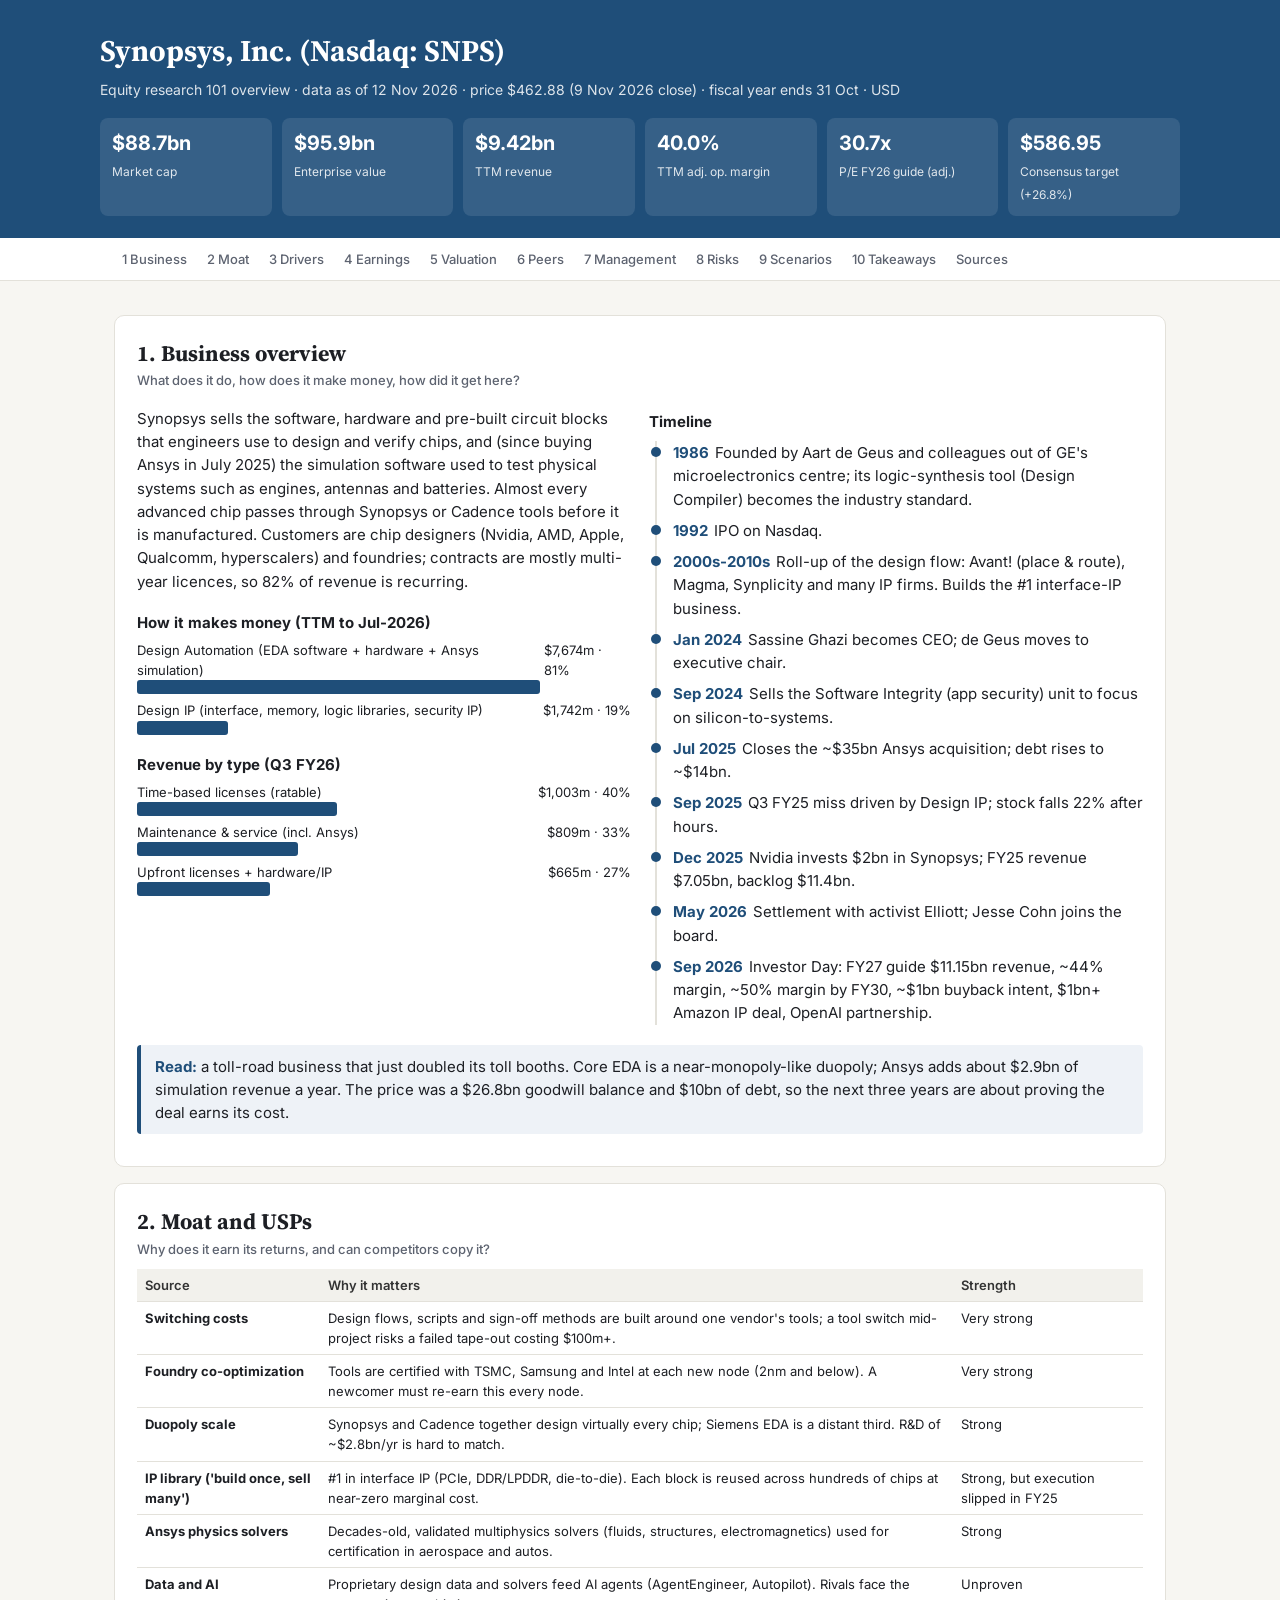
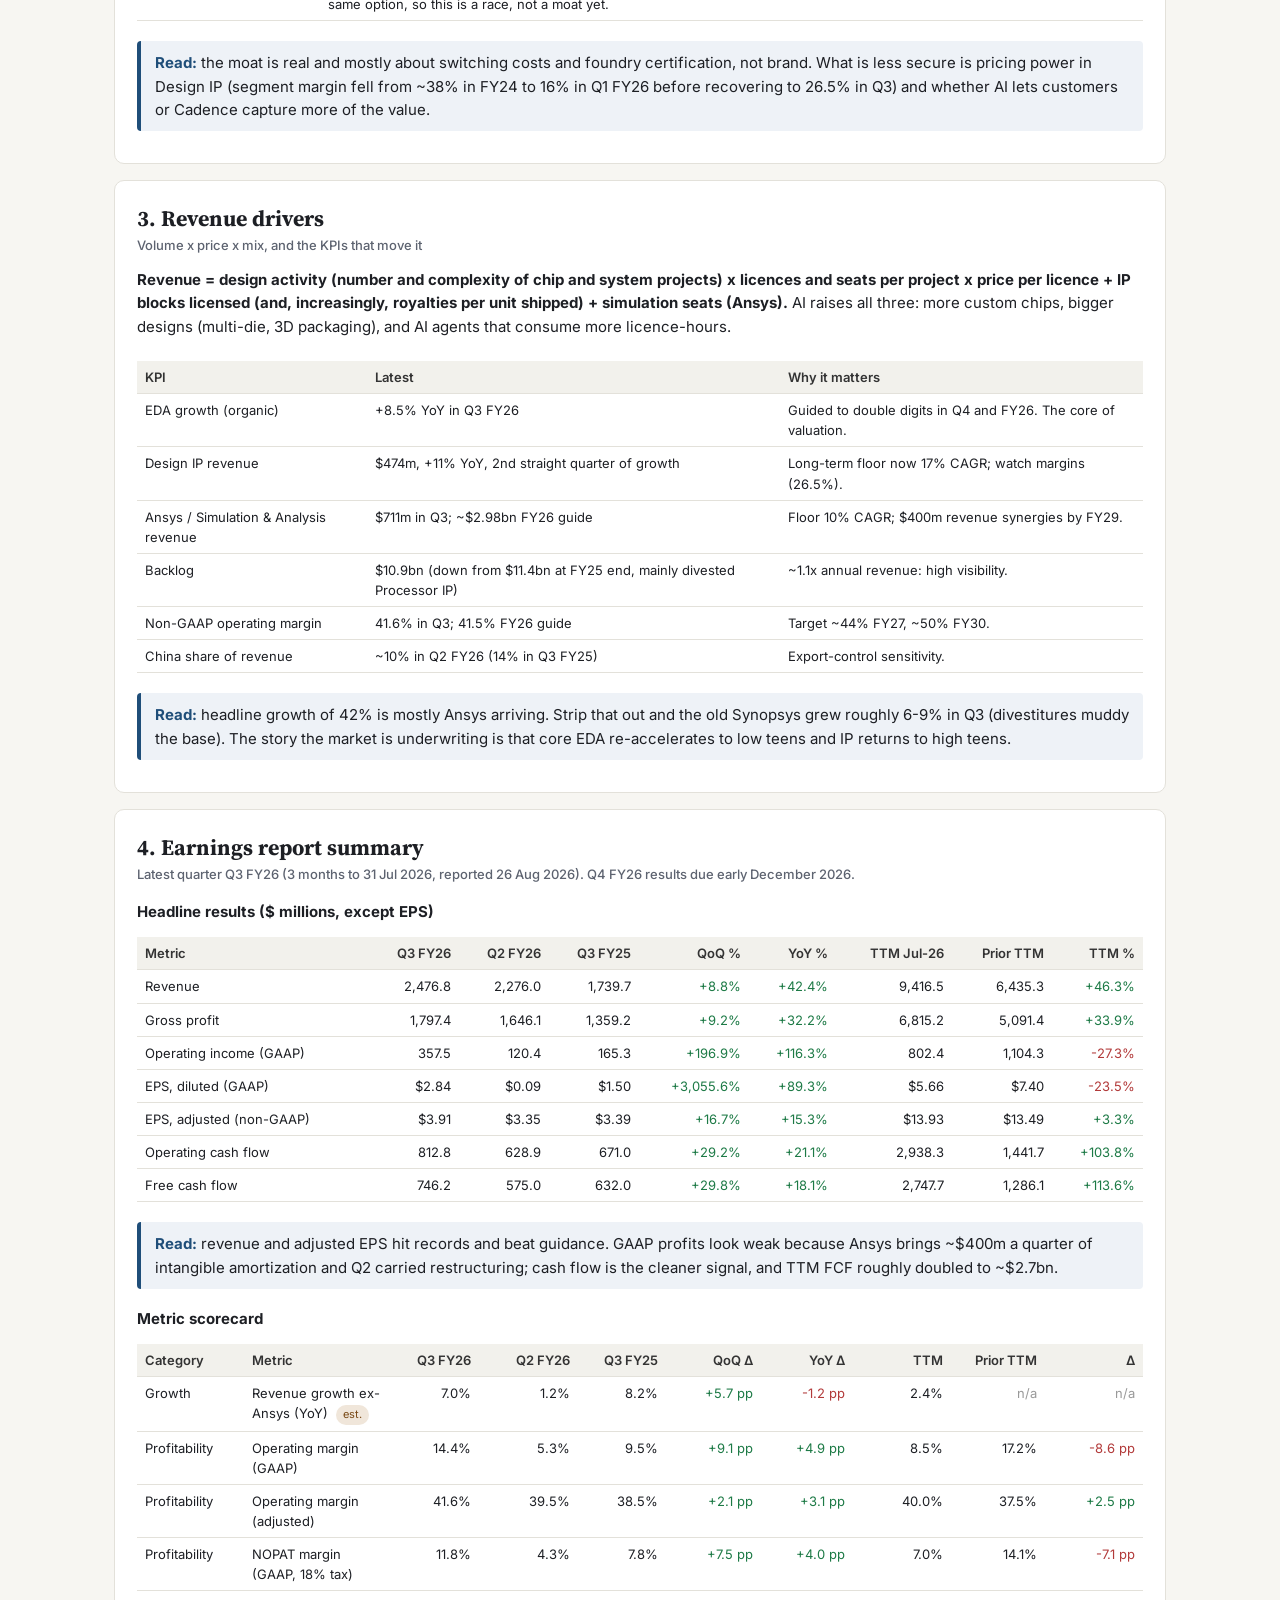
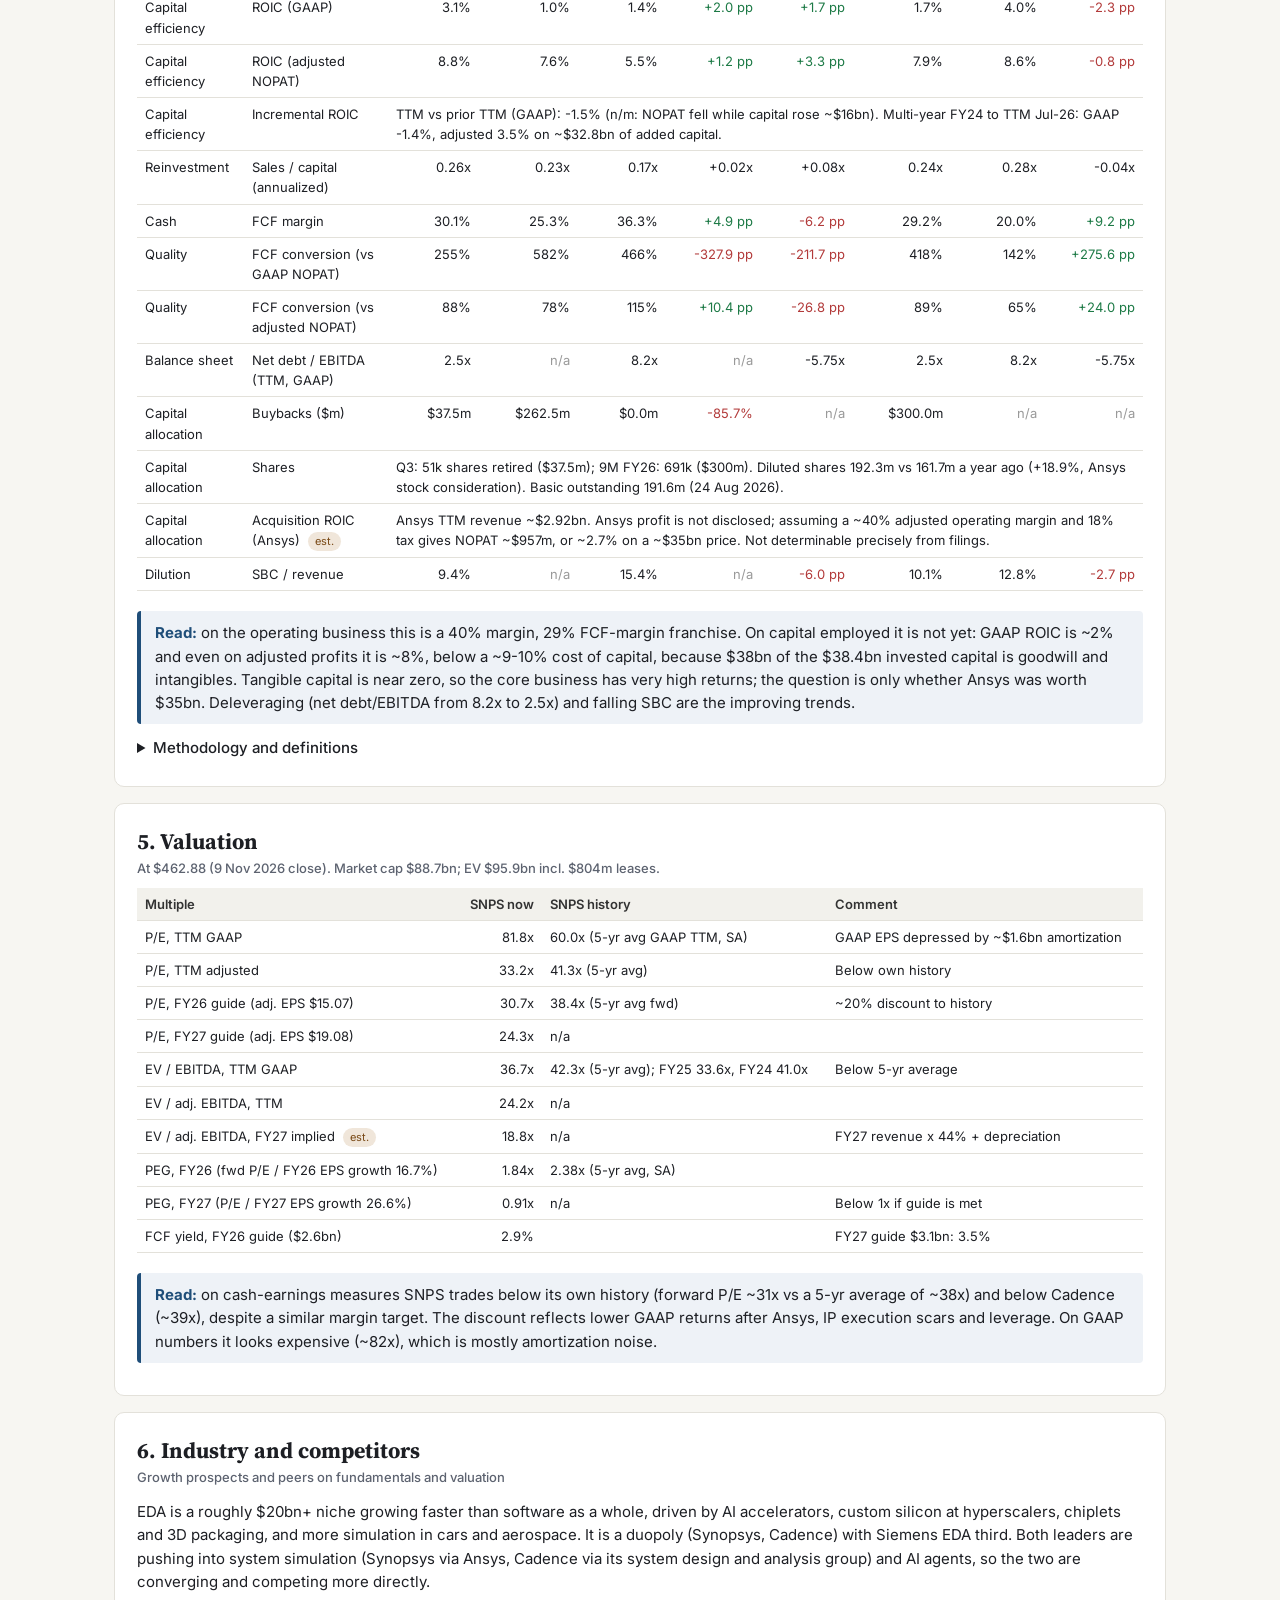
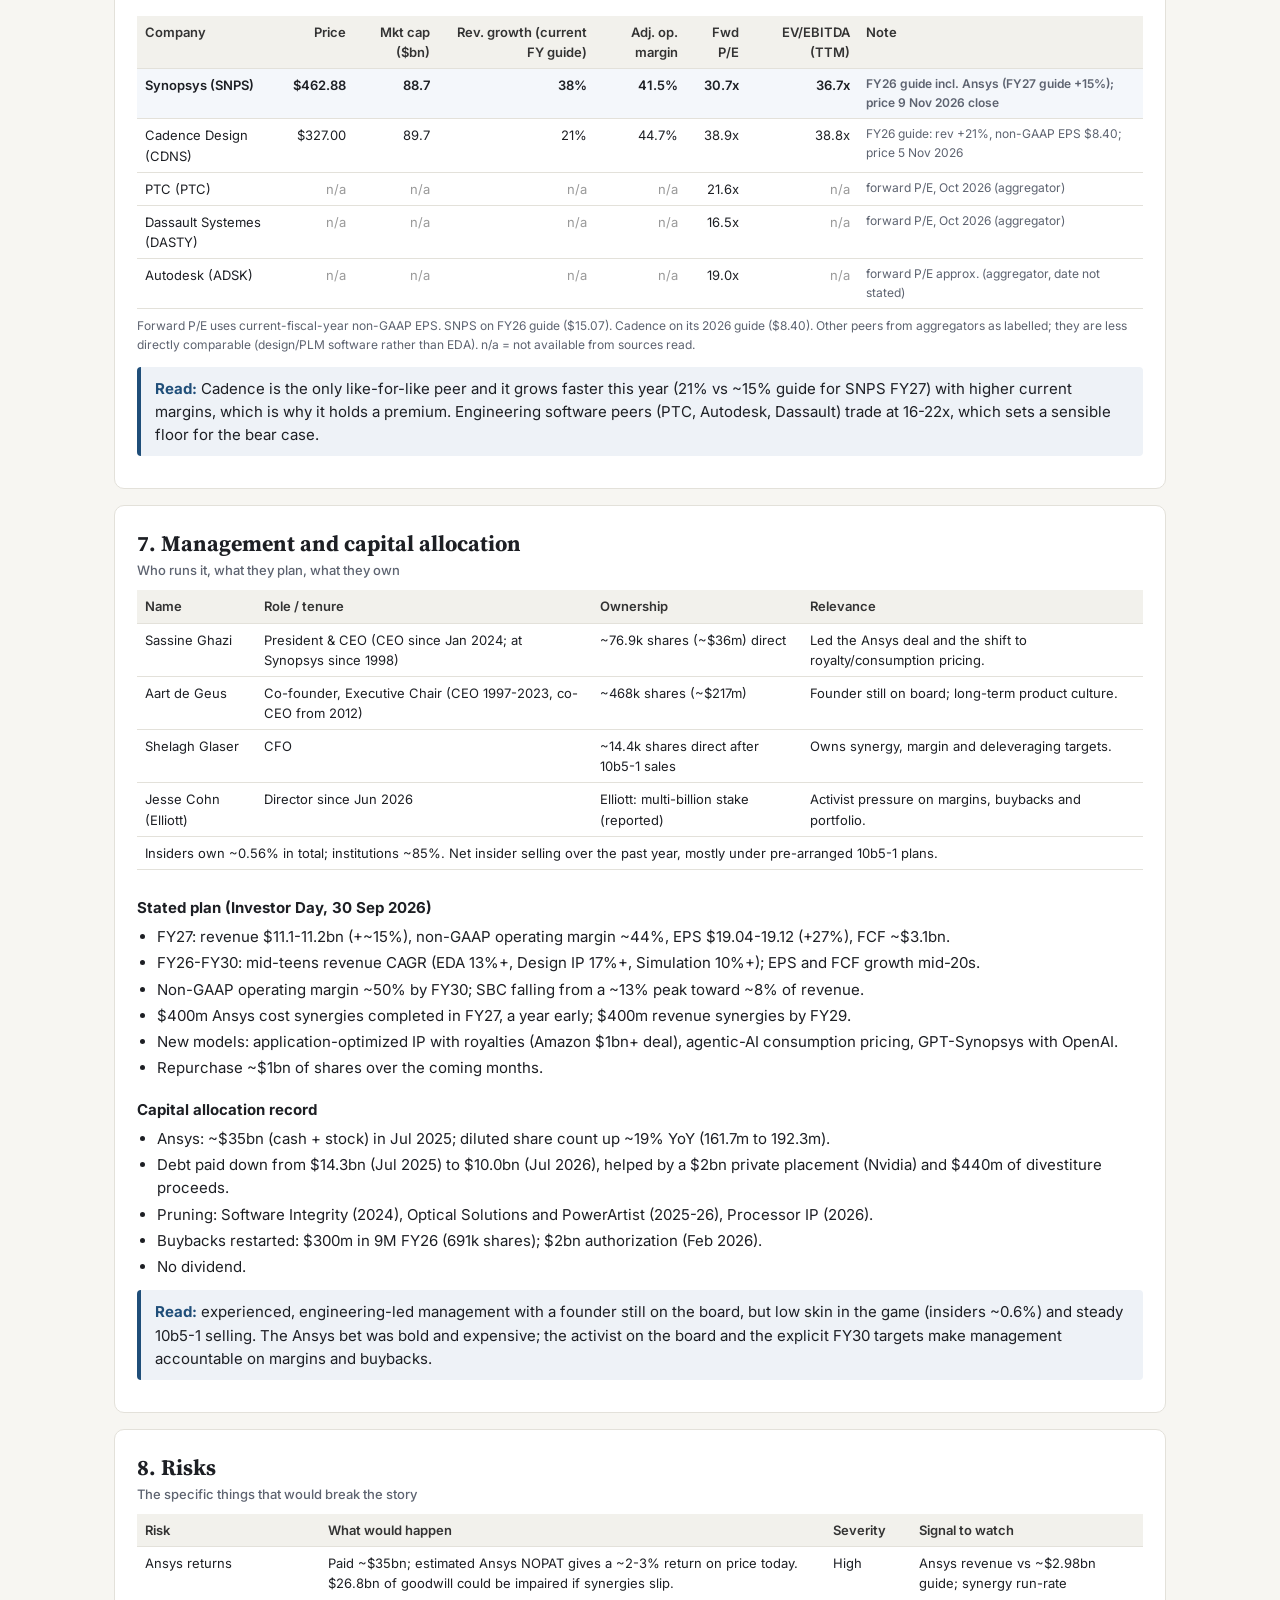
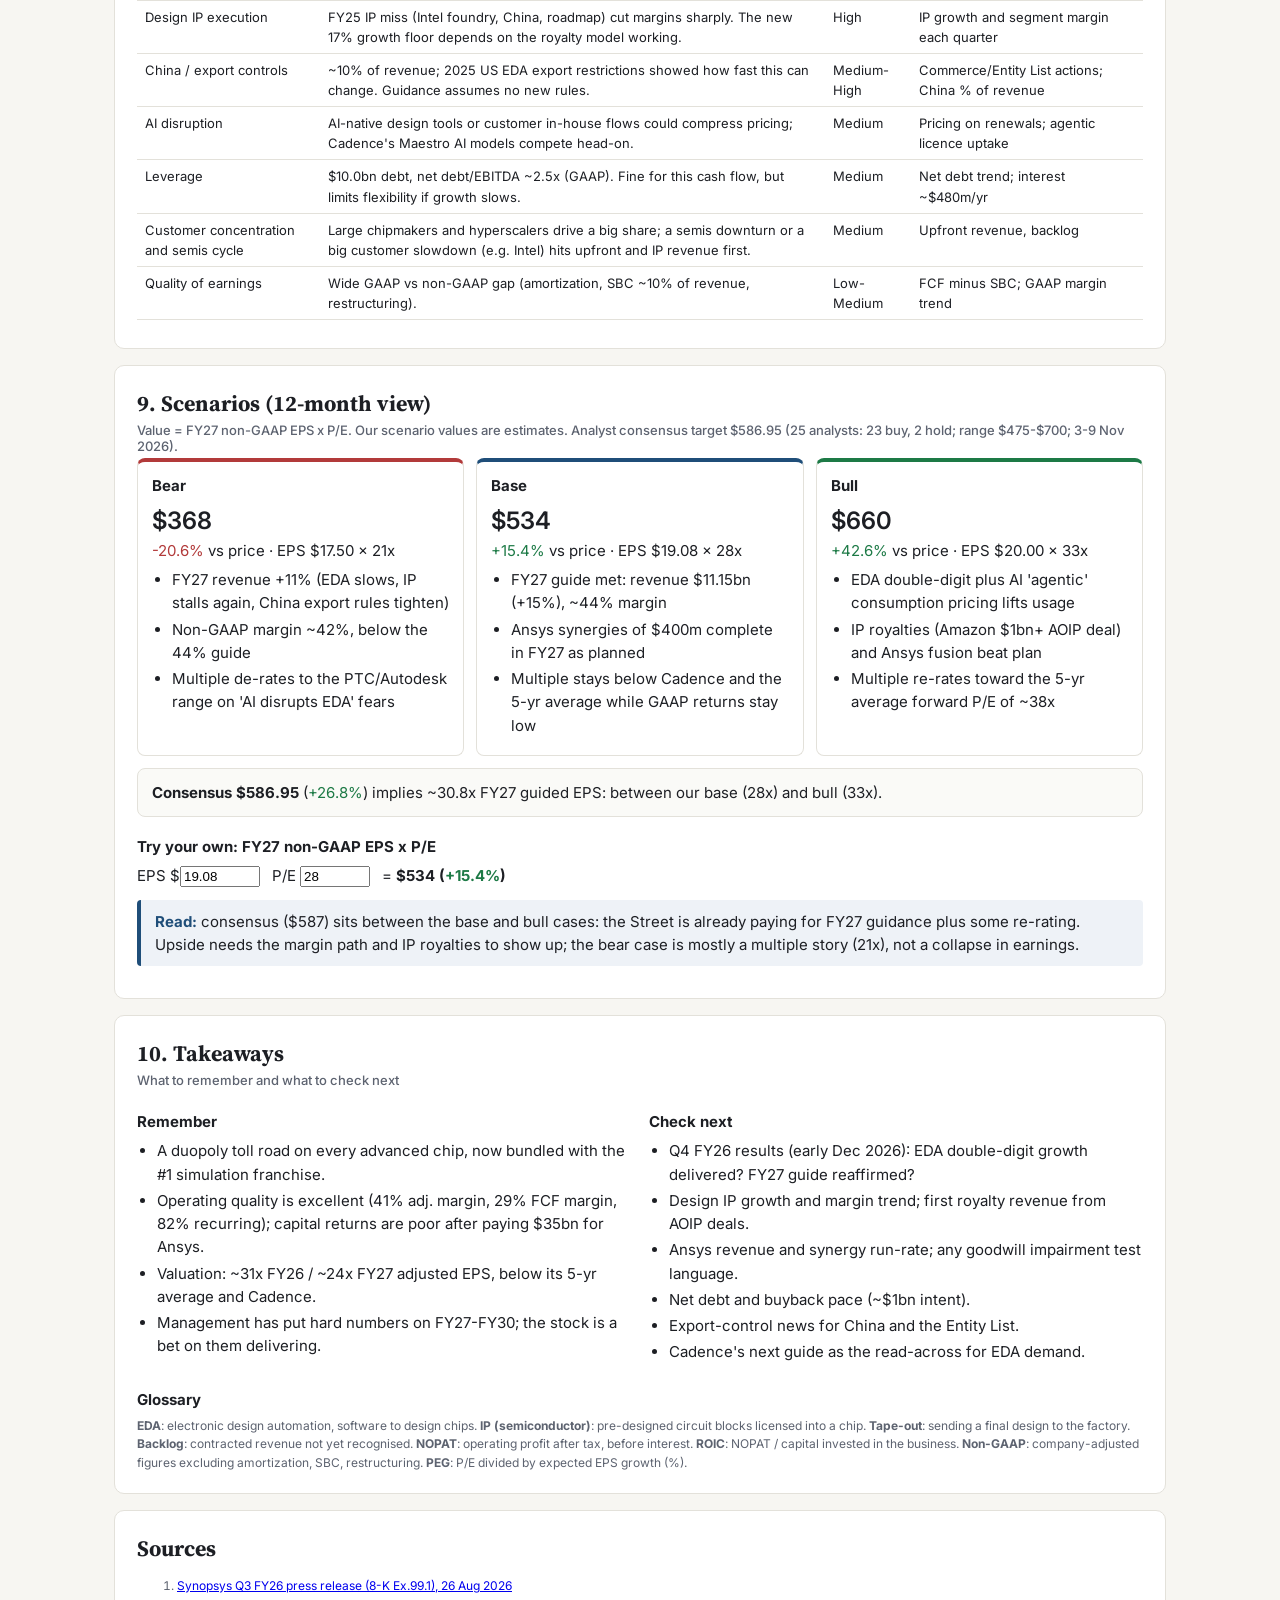
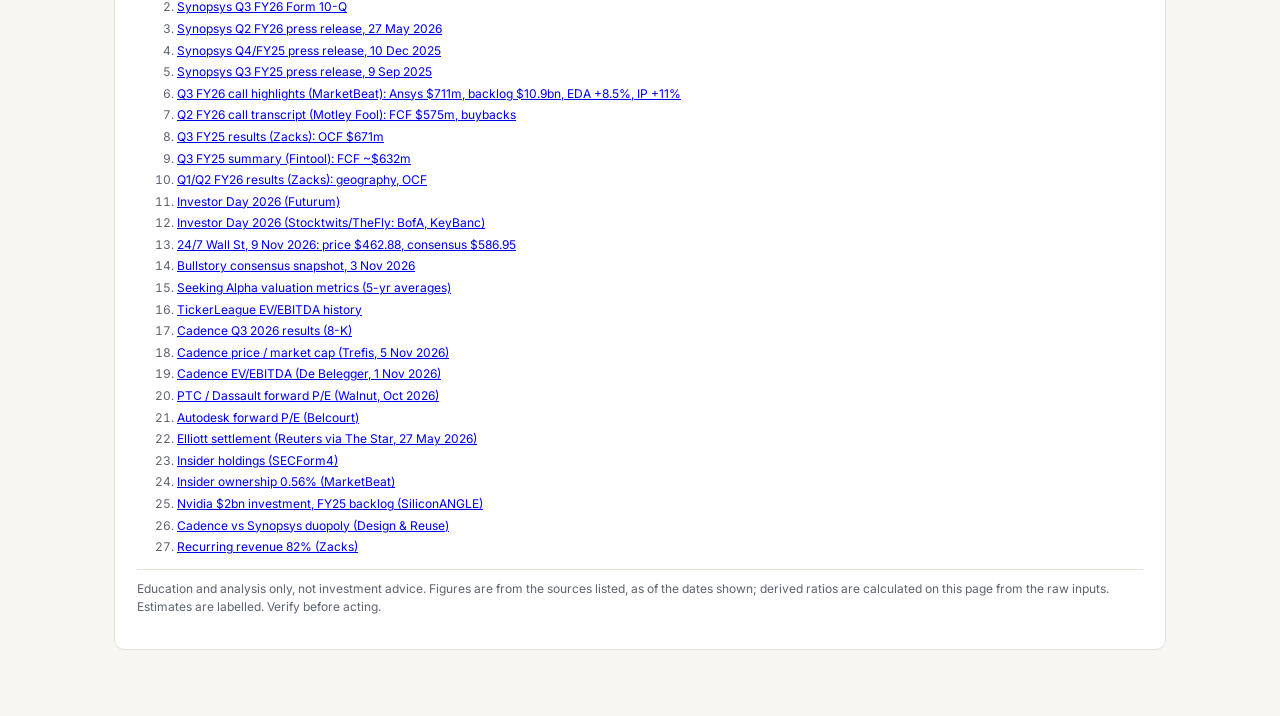
<file: reports/SNPS-er101.html>
<!DOCTYPE html>
<html lang="en">
<head>
<meta charset="utf-8">
<meta name="viewport" content="width=device-width, initial-scale=1">
<title>Synopsys (SNPS) Equity Research 101</title>
<link rel="preconnect" href="https://fonts.googleapis.com">
<link href="https://fonts.googleapis.com/css2?family=Source+Serif+4:opsz,wght@8..60,600;8..60,700&family=Inter:wght@400;500;600&display=swap" rel="stylesheet">
<style>
:root{--bg:#f7f6f2;--card:#fff;--ink:#1d1f24;--mut:#5d6370;--line:#e3e1da;--acc:#1f4e79;--acc2:#c9772e;--pos:#1d7a46;--neg:#b23a3a;--soft:#eef2f7}
*{box-sizing:border-box}
body{margin:0;background:var(--bg);color:var(--ink);font:15px/1.55 Inter,system-ui,sans-serif}
header{background:var(--acc);color:#fff;padding:28px 20px 22px}
header .wrap{max-width:1080px;margin:0 auto}
h1{font-family:"Source Serif 4",Georgia,serif;font-size:30px;margin:0 0 4px}
.sub{opacity:.85;font-size:14px}
.kpis{display:grid;grid-template-columns:repeat(auto-fit,minmax(130px,1fr));gap:10px;margin-top:18px}
.kpi{background:rgba(255,255,255,.1);border-radius:8px;padding:10px 12px}
.kpi b{display:block;font-size:20px}
.kpi span{font-size:12px;opacity:.85}
nav{position:sticky;top:0;z-index:5;background:#fff;border-bottom:1px solid var(--line);overflow-x:auto;white-space:nowrap}
nav .wrap{max-width:1080px;margin:0 auto;padding:0 12px}
nav a{display:inline-block;padding:11px 10px;color:var(--mut);text-decoration:none;font-size:13px;font-weight:500}
nav a:hover{color:var(--acc)}
main{max-width:1080px;margin:0 auto;padding:18px 14px 50px}
section{background:var(--card);border:1px solid var(--line);border-radius:10px;padding:20px 22px;margin:16px 0}
h2{font-family:"Source Serif 4",Georgia,serif;font-size:22px;margin:0 0 4px}
h2 small{display:block;font:500 13px Inter,sans-serif;color:var(--mut);margin-top:2px}
h3{font-size:15px;margin:18px 0 6px}
.read{background:var(--soft);border-left:4px solid var(--acc);padding:10px 14px;border-radius:4px;margin:12px 0}
.read b{color:var(--acc)}
table{border-collapse:collapse;width:100%;font-size:13px;margin:8px 0}
th,td{padding:6px 8px;border-bottom:1px solid var(--line);text-align:right;vertical-align:top}
th{background:#f2f1ec;font-weight:600;color:#333}
td:first-child,th:first-child,td.l,th.l{text-align:left}
.tbl{overflow-x:auto}
.pos{color:var(--pos)}.neg{color:var(--neg)}.na{color:#999}
.grid2{display:grid;grid-template-columns:1fr 1fr;gap:18px}
@media(max-width:760px){.grid2{grid-template-columns:1fr}h1{font-size:24px}section{padding:16px}}
ul{padding-left:20px;margin:6px 0}li{margin:3px 0}
.tl{border-left:2px solid var(--line);margin-left:6px;padding-left:16px}
.tl div{position:relative;margin:8px 0}
.tl div:before{content:"";position:absolute;left:-22px;top:6px;width:10px;height:10px;border-radius:50%;background:var(--acc)}
.tl b{color:var(--acc);margin-right:6px}
.tag{display:inline-block;font-size:11px;padding:1px 7px;border-radius:10px;background:#f0e6da;color:#7a4a17;margin-left:4px}
.scen{display:grid;grid-template-columns:repeat(3,1fr);gap:12px}
@media(max-width:760px){.scen{grid-template-columns:1fr}}
.sc{border:1px solid var(--line);border-radius:8px;padding:12px 14px}
.sc h4{margin:0 0 4px;font-size:15px}.sc .px{font-size:24px;font-weight:600}
.bear{border-top:4px solid var(--neg)}.base{border-top:4px solid var(--acc)}.bull{border-top:4px solid var(--pos)}
.bar{height:14px;border-radius:3px;background:var(--acc)}
.foot{font-size:12px;color:var(--mut)}
.chips button{border:1px solid var(--line);background:#fff;padding:5px 10px;border-radius:14px;font-size:12px;cursor:pointer;margin:2px}
.chips button.on{background:var(--acc);color:#fff;border-color:var(--acc)}
details{margin:6px 0}summary{cursor:pointer;font-weight:500}
.disc{font-size:12px;color:var(--mut);border-top:1px solid var(--line);padding-top:10px}
</style>
</head>
<body>
<header><div class="wrap">
  <h1 id="title"></h1>
  <div class="sub" id="subtitle"></div>
  <div class="kpis" id="kpis"></div>
</div></header>
<nav><div class="wrap">
  <a href="#overview">1 Business</a><a href="#moat">2 Moat</a><a href="#drivers">3 Drivers</a><a href="#earnings">4 Earnings</a><a href="#valuation">5 Valuation</a><a href="#industry">6 Peers</a><a href="#management">7 Management</a><a href="#risks">8 Risks</a><a href="#scenarios">9 Scenarios</a><a href="#takeaways">10 Takeaways</a><a href="#sources">Sources</a>
</div></nav>
<main>

<section id="overview">
  <h2>1. Business overview<small>What does it do, how does it make money, how did it get here?</small></h2>
  <div class="grid2">
    <div>
      <p id="whatItDoes"></p>
      <h3>How it makes money (TTM to Jul-2026)</h3>
      <div id="segBars"></div>
      <h3>Revenue by type (Q3 FY26)</h3>
      <div id="typeBars"></div>
    </div>
    <div>
      <h3>Timeline</h3>
      <div class="tl" id="timeline"></div>
    </div>
  </div>
  <div class="read" id="readOverview"></div>
</section>

<section id="moat">
  <h2>2. Moat and USPs<small>Why does it earn its returns, and can competitors copy it?</small></h2>
  <div class="tbl"><table id="moatTbl"></table></div>
  <div class="read" id="readMoat"></div>
</section>

<section id="drivers">
  <h2>3. Revenue drivers<small>Volume x price x mix, and the KPIs that move it</small></h2>
  <p id="driverFormula"></p>
  <div class="tbl"><table id="kpiTbl"></table></div>
  <div class="read" id="readDrivers"></div>
</section>

<section id="earnings">
  <h2>4. Earnings report summary<small id="earnSub"></small></h2>
  <h3>Headline results ($ millions, except EPS)</h3>
  <div class="tbl"><table id="headTbl"></table></div>
  <div class="read" id="readHeadline"></div>
  <h3>Metric scorecard</h3>
  <div class="tbl"><table id="scoreTbl"></table></div>
  <div class="read" id="readScore"></div>
  <details><summary>Methodology and definitions</summary><div class="foot" id="method"></div></details>
</section>

<section id="valuation">
  <h2>5. Valuation<small id="valSub"></small></h2>
  <div class="tbl"><table id="valTbl"></table></div>
  <div class="read" id="readVal"></div>
</section>

<section id="industry">
  <h2>6. Industry and competitors<small>Growth prospects and peers on fundamentals and valuation</small></h2>
  <p id="industryText"></p>
  <div class="tbl"><table id="peerTbl"></table></div>
  <div class="foot" id="peerNote"></div>
  <div class="read" id="readPeers"></div>
</section>

<section id="management">
  <h2>7. Management and capital allocation<small>Who runs it, what they plan, what they own</small></h2>
  <div class="tbl"><table id="mgmtTbl"></table></div>
  <h3>Stated plan (Investor Day, 30 Sep 2026)</h3>
  <ul id="planList"></ul>
  <h3>Capital allocation record</h3>
  <ul id="capList"></ul>
  <div class="read" id="readMgmt"></div>
</section>

<section id="risks">
  <h2>8. Risks<small>The specific things that would break the story</small></h2>
  <div class="tbl"><table id="riskTbl"></table></div>
</section>

<section id="scenarios">
  <h2>9. Scenarios (12-month view)<small id="scenSub"></small></h2>
  <div class="scen" id="scenCards"></div>
  <h3>Try your own: FY27 non-GAAP EPS x P/E</h3>
  <div>EPS $<input id="uEps" type="number" step="0.1" style="width:80px"> &nbsp; P/E <input id="uPe" type="number" step="0.5" style="width:70px"> &nbsp; = <b id="uOut"></b></div>
  <div class="read" id="readScen"></div>
</section>

<section id="takeaways">
  <h2>10. Takeaways<small>What to remember and what to check next</small></h2>
  <div class="grid2"><div><h3>Remember</h3><ul id="remember"></ul></div><div><h3>Check next</h3><ul id="checkNext"></ul></div></div>
  <h3>Glossary</h3><div class="foot" id="glossary"></div>
</section>

<section id="sources">
  <h2>Sources</h2>
  <ol id="srcList" class="foot"></ol>
  <p class="disc">Education and analysis only, not investment advice. Figures are from the sources listed, as of the dates shown; derived ratios are calculated on this page from the raw inputs. Estimates are labelled. Verify before acting.</p>
</section>
</main>

<script>
/* ============================================================
   DATA: raw inputs only. Ratios are computed below.
   Units: USD millions unless noted. Fiscal year ends 31 Oct.
   Periods: q3 = Q3 FY26 (May-Jul 2026), q2 = Q2 FY26 (Feb-Apr 2026),
            q3py = Q3 FY25 (May-Jul 2025),
            ttm = Aug-2025..Jul-2026 (Q4 FY25 + 9M FY26),
            pttm = Aug-2024..Jul-2025 (Q4 FY24 + 9M FY25)
   ============================================================ */
const DATA = {
  company:"Synopsys, Inc.", ticker:"SNPS", exchange:"Nasdaq", currency:"USD",
  asOf:"12 Nov 2026", priceDate:"9 Nov 2026 close",
  price:462.88, sharesOut:191.64, /* m, 10-Q cover 24 Aug 2026 */
  taxRate:0.18, /* normalized = company non-GAAP rate */
  fin:{
    rev:{q3:2476.8,q2:2276.0,q3py:1739.7,ttm:9416.5,pttm:6435.3},
    gp:{q3:1797.4,q2:1646.1,q3py:1359.2,ttm:6815.2,pttm:5091.4},
    ebit:{q3:357.5,q2:120.4,q3py:165.3,ttm:802.4,pttm:1104.3},
    adjEbit:{q3:1030.4,q2:899.7,q3py:669.8,ttm:3766.7,pttm:2413.5}, /* sum of segment adjusted operating income */
    ni:{q3:545.8,q2:17.1,q3py:242.5,ttm:1076.6,pttm:1166.7},
    epsG:{q3:2.84,q2:0.09,q3py:1.50,ttm:5.66,pttm:7.40},
    epsA:{q3:3.91,q2:3.35,q3py:3.39,ttm:13.93,pttm:13.49},
    ocf:{q3:812.8,q2:628.9,q3py:671.0,ttm:2938.3,pttm:1441.7},
    capex:{q3:66.6,q2:53.9,q3py:39.0,ttm:190.6,pttm:155.6},
    da:{q3:454.8,q2:null,q3py:null,ttm:1811.1,pttm:326.2},
    amort:{ttm:1615.5},
    sbc:{q3:231.6,q2:null,q3py:267.7,ttm:950.0,pttm:820.8},
    buyback:{q3:37.5,q2:262.5,q3py:0,ttm:300.0,pttm:null},
    buybackSh:{q3:0.051,q2:0.640,q3py:0,ttm:0.691,pttm:null},
    dilShares:{q3:192.3,q2:192.1,q3py:161.7},
    /* ex-Ansys growth inputs: Ansys revenue in period */
    ansys:{q3:711,q2:652,q3py:88.8,ttm:2916.7,pttm:88.8},
    revPY:{q3:1525.7,q2:1455.3,q3py:1525.7} /* comparison base for organic calc: q3=>Q3FY25 base used below */
  },
  bs:{ /* period-end balance sheets */
    "Jul-26":{cash:3607.7,debt:10037.4,lease:804.4,equity:31151.4,gw:26834.8,intang:11458.7},
    "Apr-26":{cash:2484.4,debt:10036.0,lease:806.0,equity:30478.1,gw:26853.8,intang:11875.4},
    "Oct-25":{cash:2961.0,debt:13484.5,lease:808.9,equity:28327.0,gw:26899.2,intang:12679.6},
    "Jul-25":{cash:2593.7,debt:14340.1,lease:800.2,equity:27614.2,gw:26945.7,intang:13079.9},
    "Oct-24":{cash:4050.4,debt:15.6,lease:668.9,equity:8993.2,gw:3448.9,intang:195.2}
  },
  segTTM:[{n:"Design Automation (EDA software + hardware + Ansys simulation)",v:7674.3},{n:"Design IP (interface, memory, logic libraries, security IP)",v:1742.2}],
  typeQ3:[{n:"Time-based licenses (ratable)",v:1002.8},{n:"Maintenance & service (incl. Ansys)",v:808.8},{n:"Upfront licenses + hardware/IP",v:665.2}],
  guide:{fy26Rev:9715,fy26EpsA:15.07,fy26Fcf:2600,fy26Margin:41.5,fy27Rev:11150,fy27EpsA:19.08,fy27Margin:44,fy27Fcf:3100,fy25EpsA:12.91},
  hist:{fwdPe5y:38.4,ttmPeA5y:41.3,evEbitda5y:42.3,evEbitdaFY25:33.6,evEbitdaFY24:41.0},
  consensus:{target:586.95,low:475,high:700,buy:23,hold:2,sell:0,n:25,date:"3-9 Nov 2026"},
  peers:[
    {t:"SNPS",n:"Synopsys",self:true},
    {t:"CDNS",n:"Cadence Design",px:327.0,mcap:89.7,growth:21,opm:44.7,fwdPe:327.0/8.40,evEbitda:38.8,note:"FY26 guide: rev +21%, non-GAAP EPS $8.40; price 5 Nov 2026"},
    {t:"PTC",n:"PTC",fwdPe:21.6,note:"forward P/E, Oct 2026 (aggregator)"},
    {t:"DASTY",n:"Dassault Systemes",fwdPe:16.5,note:"forward P/E, Oct 2026 (aggregator)"},
    {t:"ADSK",n:"Autodesk",fwdPe:19,note:"forward P/E approx. (aggregator, date not stated)"}
  ],
  scenarios:[
    {k:"bear",name:"Bear",eps:17.50,pe:21,a:["FY27 revenue +11% (EDA slows, IP stalls again, China export rules tighten)","Non-GAAP margin ~42%, below the 44% guide","Multiple de-rates to the PTC/Autodesk range on 'AI disrupts EDA' fears"]},
    {k:"base",name:"Base",eps:19.08,pe:28,a:["FY27 guide met: revenue $11.15bn (+15%), ~44% margin","Ansys synergies of $400m complete in FY27 as planned","Multiple stays below Cadence and the 5-yr average while GAAP returns stay low"]},
    {k:"bull",name:"Bull",eps:20.00,pe:33,a:["EDA double-digit plus AI 'agentic' consumption pricing lifts usage","IP royalties (Amazon $1bn+ AOIP deal) and Ansys fusion beat plan","Multiple re-rates toward the 5-yr average forward P/E of ~38x"]}
  ],
  sources:[
    ["Synopsys Q3 FY26 press release (8-K Ex.99.1), 26 Aug 2026","https://www.sec.gov/Archives/edgar/data/0000883241/000119312526368620/d157153dex991.htm"],
    ["Synopsys Q3 FY26 Form 10-Q","https://www.sec.gov/Archives/edgar/data/0000883241/000088324126000025/snps-20260731.htm"],
    ["Synopsys Q2 FY26 press release, 27 May 2026","https://www.sec.gov/Archives/edgar/data/0000883241/000119312526241911/d126227dex991.htm"],
    ["Synopsys Q4/FY25 press release, 10 Dec 2025","https://www.sec.gov/Archives/edgar/data/883241/000119312525314200/d29055dex991.htm"],
    ["Synopsys Q3 FY25 press release, 9 Sep 2025","https://www.sec.gov/Archives/edgar/data/883241/000119312525199178/d56931dex991.htm"],
    ["Q3 FY26 call highlights (MarketBeat): Ansys $711m, backlog $10.9bn, EDA +8.5%, IP +11%","https://www.marketbeat.com/instant-alerts/transcript-synopsys-q3-earnings-call-highlights-2026-08-26/"],
    ["Q2 FY26 call transcript (Motley Fool): FCF $575m, buybacks","https://www.fool.com/earnings/call-transcripts/2026/05/27/synopsys-snps-q2-2026-earnings-transcript/"],
    ["Q3 FY25 results (Zacks): OCF $671m","https://www.zacks.com/stock/news/2749516/synopsys-q3-earnings-and-revenues-miss-estimates-stock-plunges-22"],
    ["Q3 FY25 summary (Fintool): FCF ~$632m","https://fintool.com/app/research/companies/SNPS/earnings/Q3 2025"],
    ["Q1/Q2 FY26 results (Zacks): geography, OCF","https://www.zacks.com/stock/news/2875706/synopsys-q1-earnings-surpass-estimates-revenues-rise-yy"],
    ["Investor Day 2026 (Futurum)","https://futurumgroup.com/insights/synopsys-investor-day-2026-turns-eda-into-a-royalty-and-ai-model-revenue-share-business/"],
    ["Investor Day 2026 (Stocktwits/TheFly: BofA, KeyBanc)","https://stocktwits.com/news-articles/markets/equity/synopsys-long-term-earnings-targets-come-in-well-ahead-of-consensus-bof-a-says-firm-lifts-target-by-100/cZD0TzcRBiS"],
    ["24/7 Wall St, 9 Nov 2026: price $462.88, consensus $586.95","https://247wallst.com/investing/2026/11/09/prediction-synopsys-could-be-a-bigger-ai-winner-than-investors-expect/"],
    ["Bullstory consensus snapshot, 3 Nov 2026","https://bullstory.io/en/stocks/snps/forecast/analyst-rating"],
    ["Seeking Alpha valuation metrics (5-yr averages)","https://seekingalpha.com/symbol/SNPS/valuation/metrics"],
    ["TickerLeague EV/EBITDA history","https://tickerleague.com/companies/SNPS/financials/ev-ebitda"],
    ["Cadence Q3 2026 results (8-K)","https://www.sec.gov/Archives/edgar/data/0000813672/000081367226000116/cdns10262026ex9901.htm"],
    ["Cadence price / market cap (Trefis, 5 Nov 2026)","https://www.trefis.com/data/companies/CDNS?from=section_ticker"],
    ["Cadence EV/EBITDA (De Belegger, 1 Nov 2026)","https://www.debelegger.nl/en/stock/CDNS.US"],
    ["PTC / Dassault forward P/E (Walnut, Oct 2026)","https://walnutinvest.com/stocks/compare/dasty-vs-ptc"],
    ["Autodesk forward P/E (Belcourt)","https://belcourt.vercel.app/ADSK/valuation"],
    ["Elliott settlement (Reuters via The Star, 27 May 2026)","https://www.thestar.com.my/tech/tech-news/2026/05/28/synopsys-reaches-settlement-with-elliott-says-jesse-cohn-to-join-board"],
    ["Insider holdings (SECForm4)","https://www.secform4.com/insider-holders/883241.html"],
    ["Insider ownership 0.56% (MarketBeat)","https://www.marketbeat.com/instant-alerts/filing-synopsys-inc-snps-shares-purchased-by-temasek-holdings-private-ltd-2026-07-22/"],
    ["Nvidia $2bn investment, FY25 backlog (SiliconANGLE)","https://siliconangle.com/2025/12/10/synopsys-records-record-breaking-full-year-revenue-beats-expectations/"],
    ["Cadence vs Synopsys duopoly (Design & Reuse)","https://www.design-reuse.com/news/202529833--synopsys-records-record-breaking-full-year-revenue-as-it-beats-expectations-again-"],
    ["Recurring revenue 82% (Zacks)","https://zacks.com/stock/news/3015097/can-synopsys-ai-push-drive-chip-design-efficiency-and-growth"]
  ]
};

/* ============ TEXT (judgement fields) ============ */
const TEXT = {
  whatItDoes:"Synopsys sells the software, hardware and pre-built circuit blocks that engineers use to design and verify chips, and (since buying Ansys in July 2025) the simulation software used to test physical systems such as engines, antennas and batteries. Almost every advanced chip passes through Synopsys or Cadence tools before it is manufactured. Customers are chip designers (Nvidia, AMD, Apple, Qualcomm, hyperscalers) and foundries; contracts are mostly multi-year licences, so 82% of revenue is recurring.",
  timeline:[
    ["1986","Founded by Aart de Geus and colleagues out of GE's microelectronics centre; its logic-synthesis tool (Design Compiler) becomes the industry standard."],
    ["1992","IPO on Nasdaq."],
    ["2000s-2010s","Roll-up of the design flow: Avant! (place & route), Magma, Synplicity and many IP firms. Builds the #1 interface-IP business."],
    ["Jan 2024","Sassine Ghazi becomes CEO; de Geus moves to executive chair."],
    ["Sep 2024","Sells the Software Integrity (app security) unit to focus on silicon-to-systems."],
    ["Jul 2025","Closes the ~$35bn Ansys acquisition; debt rises to ~$14bn."],
    ["Sep 2025","Q3 FY25 miss driven by Design IP; stock falls 22% after hours."],
    ["Dec 2025","Nvidia invests $2bn in Synopsys; FY25 revenue $7.05bn, backlog $11.4bn."],
    ["May 2026","Settlement with activist Elliott; Jesse Cohn joins the board."],
    ["Sep 2026","Investor Day: FY27 guide $11.15bn revenue, ~44% margin, ~50% margin by FY30, ~$1bn buyback intent, $1bn+ Amazon IP deal, OpenAI partnership."]
  ],
  readOverview:"<b>Read:</b> a toll-road business that just doubled its toll booths. Core EDA is a near-monopoly-like duopoly; Ansys adds about $2.9bn of simulation revenue a year. The price was a $26.8bn goodwill balance and $10bn of debt, so the next three years are about proving the deal earns its cost.",
  moat:[
    ["Switching costs","Design flows, scripts and sign-off methods are built around one vendor's tools; a tool switch mid-project risks a failed tape-out costing $100m+.","Very strong"],
    ["Foundry co-optimization","Tools are certified with TSMC, Samsung and Intel at each new node (2nm and below). A newcomer must re-earn this every node.","Very strong"],
    ["Duopoly scale","Synopsys and Cadence together design virtually every chip; Siemens EDA is a distant third. R&D of ~$2.8bn/yr is hard to match.","Strong"],
    ["IP library ('build once, sell many')","#1 in interface IP (PCIe, DDR/LPDDR, die-to-die). Each block is reused across hundreds of chips at near-zero marginal cost.","Strong, but execution slipped in FY25"],
    ["Ansys physics solvers","Decades-old, validated multiphysics solvers (fluids, structures, electromagnetics) used for certification in aerospace and autos.","Strong"],
    ["Data and AI","Proprietary design data and solvers feed AI agents (AgentEngineer, Autopilot). Rivals face the same option, so this is a race, not a moat yet.","Unproven"]
  ],
  readMoat:"<b>Read:</b> the moat is real and mostly about switching costs and foundry certification, not brand. What is less secure is pricing power in Design IP (segment margin fell from ~38% in FY24 to 16% in Q1 FY26 before recovering to 26.5% in Q3) and whether AI lets customers or Cadence capture more of the value.",
  driverFormula:"<b>Revenue = design activity (number and complexity of chip and system projects) x licences and seats per project x price per licence + IP blocks licensed (and, increasingly, royalties per unit shipped) + simulation seats (Ansys).</b> AI raises all three: more custom chips, bigger designs (multi-die, 3D packaging), and AI agents that consume more licence-hours.",
  kpis:[
    ["EDA growth (organic)","+8.5% YoY in Q3 FY26","Guided to double digits in Q4 and FY26. The core of valuation."],
    ["Design IP revenue","$474m, +11% YoY, 2nd straight quarter of growth","Long-term floor now 17% CAGR; watch margins (26.5%)."],
    ["Ansys / Simulation & Analysis revenue","$711m in Q3; ~$2.98bn FY26 guide","Floor 10% CAGR; $400m revenue synergies by FY29."],
    ["Backlog","$10.9bn (down from $11.4bn at FY25 end, mainly divested Processor IP)","~1.1x annual revenue: high visibility."],
    ["Non-GAAP operating margin","41.6% in Q3; 41.5% FY26 guide","Target ~44% FY27, ~50% FY30."],
    ["China share of revenue","~10% in Q2 FY26 (14% in Q3 FY25)","Export-control sensitivity."]
  ],
  readDrivers:"<b>Read:</b> headline growth of 42% is mostly Ansys arriving. Strip that out and the old Synopsys grew roughly 6-9% in Q3 (divestitures muddy the base). The story the market is underwriting is that core EDA re-accelerates to low teens and IP returns to high teens.",
  readHeadline:"<b>Read:</b> revenue and adjusted EPS hit records and beat guidance. GAAP profits look weak because Ansys brings ~$400m a quarter of intangible amortization and Q2 carried restructuring; cash flow is the cleaner signal, and TTM FCF roughly doubled to ~$2.7bn.",
  readScore:"<b>Read:</b> on the operating business this is a 40% margin, 29% FCF-margin franchise. On capital employed it is not yet: GAAP ROIC is ~2% and even on adjusted profits it is ~8%, below a ~9-10% cost of capital, because $38bn of the $38.4bn invested capital is goodwill and intangibles. Tangible capital is near zero, so the core business has very high returns; the question is only whether Ansys was worth $35bn. Deleveraging (net debt/EBITDA from 8.2x to 2.5x) and falling SBC are the improving trends.",
  valSub:"",
  readVal:"<b>Read:</b> on cash-earnings measures SNPS trades below its own history (forward P/E ~31x vs a 5-yr average of ~38x) and below Cadence (~39x), despite a similar margin target. The discount reflects lower GAAP returns after Ansys, IP execution scars and leverage. On GAAP numbers it looks expensive (~82x), which is mostly amortization noise.",
  industryText:"EDA is a roughly $20bn+ niche growing faster than software as a whole, driven by AI accelerators, custom silicon at hyperscalers, chiplets and 3D packaging, and more simulation in cars and aerospace. It is a duopoly (Synopsys, Cadence) with Siemens EDA third. Both leaders are pushing into system simulation (Synopsys via Ansys, Cadence via its system design and analysis group) and AI agents, so the two are converging and competing more directly.",
  peerNote:"Forward P/E uses current-fiscal-year non-GAAP EPS. SNPS on FY26 guide ($15.07). Cadence on its 2026 guide ($8.40). Other peers from aggregators as labelled; they are less directly comparable (design/PLM software rather than EDA). n/a = not available from sources read.",
  readPeers:"<b>Read:</b> Cadence is the only like-for-like peer and it grows faster this year (21% vs ~15% guide for SNPS FY27) with higher current margins, which is why it holds a premium. Engineering software peers (PTC, Autodesk, Dassault) trade at 16-22x, which sets a sensible floor for the bear case.",
  mgmt:[
    ["Sassine Ghazi","President & CEO (CEO since Jan 2024; at Synopsys since 1998)","~76.9k shares (~$36m) direct","Led the Ansys deal and the shift to royalty/consumption pricing."],
    ["Aart de Geus","Co-founder, Executive Chair (CEO 1997-2023, co-CEO from 2012)","~468k shares (~$217m)","Founder still on board; long-term product culture."],
    ["Shelagh Glaser","CFO","~14.4k shares direct after 10b5-1 sales","Owns synergy, margin and deleveraging targets."],
    ["Jesse Cohn (Elliott)","Director since Jun 2026","Elliott: multi-billion stake (reported)","Activist pressure on margins, buybacks and portfolio."]
  ],
  plan:["FY27: revenue $11.1-11.2bn (+~15%), non-GAAP operating margin ~44%, EPS $19.04-19.12 (+27%), FCF ~$3.1bn.","FY26-FY30: mid-teens revenue CAGR (EDA 13%+, Design IP 17%+, Simulation 10%+); EPS and FCF growth mid-20s.","Non-GAAP operating margin ~50% by FY30; SBC falling from a ~13% peak toward ~8% of revenue.","$400m Ansys cost synergies completed in FY27, a year early; $400m revenue synergies by FY29.","New models: application-optimized IP with royalties (Amazon $1bn+ deal), agentic-AI consumption pricing, GPT-Synopsys with OpenAI.","Repurchase ~$1bn of shares over the coming months."],
  cap:["Ansys: ~$35bn (cash + stock) in Jul 2025; diluted share count up ~19% YoY (161.7m to 192.3m).","Debt paid down from $14.3bn (Jul 2025) to $10.0bn (Jul 2026), helped by a $2bn private placement (Nvidia) and $440m of divestiture proceeds.","Pruning: Software Integrity (2024), Optical Solutions and PowerArtist (2025-26), Processor IP (2026).","Buybacks restarted: $300m in 9M FY26 (691k shares); $2bn authorization (Feb 2026).","No dividend."],
  readMgmt:"<b>Read:</b> experienced, engineering-led management with a founder still on the board, but low skin in the game (insiders ~0.6%) and steady 10b5-1 selling. The Ansys bet was bold and expensive; the activist on the board and the explicit FY30 targets make management accountable on margins and buybacks.",
  risks:[
    ["Ansys returns","Paid ~$35bn; estimated Ansys NOPAT gives a ~2-3% return on price today. $26.8bn of goodwill could be impaired if synergies slip.","High","Ansys revenue vs ~$2.98bn guide; synergy run-rate"],
    ["Design IP execution","FY25 IP miss (Intel foundry, China, roadmap) cut margins sharply. The new 17% growth floor depends on the royalty model working.","High","IP growth and segment margin each quarter"],
    ["China / export controls","~10% of revenue; 2025 US EDA export restrictions showed how fast this can change. Guidance assumes no new rules.","Medium-High","Commerce/Entity List actions; China % of revenue"],
    ["AI disruption","AI-native design tools or customer in-house flows could compress pricing; Cadence's Maestro AI models compete head-on.","Medium","Pricing on renewals; agentic licence uptake"],
    ["Leverage","$10.0bn debt, net debt/EBITDA ~2.5x (GAAP). Fine for this cash flow, but limits flexibility if growth slows.","Medium","Net debt trend; interest ~$480m/yr"],
    ["Customer concentration and semis cycle","Large chipmakers and hyperscalers drive a big share; a semis downturn or a big customer slowdown (e.g. Intel) hits upfront and IP revenue first.","Medium","Upfront revenue, backlog"],
    ["Quality of earnings","Wide GAAP vs non-GAAP gap (amortization, SBC ~10% of revenue, restructuring).","Low-Medium","FCF minus SBC; GAAP margin trend"]
  ],
  readScen:"<b>Read:</b> consensus ($587) sits between the base and bull cases: the Street is already paying for FY27 guidance plus some re-rating. Upside needs the margin path and IP royalties to show up; the bear case is mostly a multiple story (21x), not a collapse in earnings.",
  remember:["A duopoly toll road on every advanced chip, now bundled with the #1 simulation franchise.","Operating quality is excellent (41% adj. margin, 29% FCF margin, 82% recurring); capital returns are poor after paying $35bn for Ansys.","Valuation: ~31x FY26 / ~24x FY27 adjusted EPS, below its 5-yr average and Cadence.","Management has put hard numbers on FY27-FY30; the stock is a bet on them delivering."],
  checkNext:["Q4 FY26 results (early Dec 2026): EDA double-digit growth delivered? FY27 guide reaffirmed?","Design IP growth and margin trend; first royalty revenue from AOIP deals.","Ansys revenue and synergy run-rate; any goodwill impairment test language.","Net debt and buyback pace (~$1bn intent).","Export-control news for China and the Entity List.","Cadence's next guide as the read-across for EDA demand."],
  glossary:"<b>EDA</b>: electronic design automation, software to design chips. <b>IP (semiconductor)</b>: pre-designed circuit blocks licensed into a chip. <b>Tape-out</b>: sending a final design to the factory. <b>Backlog</b>: contracted revenue not yet recognised. <b>NOPAT</b>: operating profit after tax, before interest. <b>ROIC</b>: NOPAT / capital invested in the business. <b>Non-GAAP</b>: company-adjusted figures excluding amortization, SBC, restructuring. <b>PEG</b>: P/E divided by expected EPS growth (%)."
};

/* ============ CALCULATIONS ============ */
const F=DATA.fin, t=DATA.taxRate;
const ic = k => { const b=DATA.bs[k]; return b.debt+b.lease+b.equity-b.cash; };
const icx = k => ic(k)-DATA.bs[k].gw-DATA.bs[k].intang;
const avgIC = (a,b)=> (ic(a)+ic(b))/2;
const fcf = p => (F.ocf[p]!=null&&F.capex[p]!=null)? F.ocf[p]-F.capex[p]:null;
const ann = p => (p==="ttm"||p==="pttm")?1:4;
const per = ["q3","q2","q3py","ttm","pttm"];
const icFor = {q3:ic("Jul-26"),q2:ic("Apr-26"),q3py:ic("Jul-25"),ttm:avgIC("Jul-25","Jul-26"),pttm:avgIC("Oct-24","Jul-25")};
const nopat = p => F.ebit[p]*(1-t);
const anopat = p => F.adjEbit[p]*(1-t);
const ebitdaTTM = F.ebit.ttm+F.da.ttm, ebitdaPTTM=F.ebit.pttm+F.da.pttm;
const adjEbitdaTTM = F.adjEbit.ttm + (F.da.ttm-F.amort.ttm);
const netDebt = k => DATA.bs[k].debt-DATA.bs[k].cash;
const mcap = DATA.price*DATA.sharesOut;
const ev = mcap + netDebt("Jul-26") + DATA.bs["Jul-26"].lease;

function M(){
  const r={};
  per.forEach(p=>{
    r[p]={
      rev:F.rev[p], gp:F.gp[p], ebit:F.ebit[p], epsG:F.epsG[p], epsA:F.epsA[p], ocf:F.ocf[p], fcf:fcf(p),
      opm:F.ebit[p]/F.rev[p]*100, adjOpm:F.adjEbit[p]/F.rev[p]*100,
      nopatM:nopat(p)/F.rev[p]*100,
      roic:nopat(p)*ann(p)/icFor[p]*100, aroic:anopat(p)*ann(p)/icFor[p]*100,
      sc:F.rev[p]*ann(p)/icFor[p],
      fcfM:fcf(p)!=null?fcf(p)/F.rev[p]*100:null,
      conv:fcf(p)!=null?fcf(p)/nopat(p)*100:null, aconv:fcf(p)!=null?fcf(p)/anopat(p)*100:null,
      sbc:F.sbc[p]!=null?F.sbc[p]/F.rev[p]*100:null,
      bb:F.buyback[p],
      org: null
    };
  });
  // ex-Ansys growth: (rev - ansys) vs (base - base ansys)
  r.q3.org=((F.rev.q3-F.ansys.q3)/(F.rev.q3py-F.ansys.q3py)-1)*100;
  r.q3py.org=((F.rev.q3py-F.ansys.q3py)/1525.7-1)*100;
  r.q2.org=((F.rev.q2-F.ansys.q2)/1604.3-1)*100;
  r.ttm.org=((F.rev.ttm-F.ansys.ttm)/(F.rev.pttm-F.ansys.pttm)-1)*100;
  r.pttm.org=null;
  r.q3.nd=netDebt("Jul-26")/ebitdaTTM; r.ttm.nd=r.q3.nd;
  r.q3py.nd=netDebt("Jul-25")/ebitdaPTTM; r.pttm.nd=r.q3py.nd; r.q2.nd=null;
  // incremental ROIC (TTM vs prior TTM) and multi-year (FY24 -> TTM)
  r.incr={ttm:(nopat("ttm")-nopat("pttm"))/(icFor.ttm-icFor.pttm)*100,
          adjMulti:(anopat("ttm")-2362.1*(1-t))/(ic("Jul-26")-ic("Oct-24"))*100,
          gaapMulti:(nopat("ttm")-1355.7*(1-t))/(ic("Jul-26")-ic("Oct-24"))*100};
  return r;
}
const R=M();

/* ============ FORMATTERS ============ */
const n=(v,d=1)=>v==null||!isFinite(v)?'<span class="na">n/a</span>':v.toLocaleString('en-US',{minimumFractionDigits:d,maximumFractionDigits:d});
const pct=(v,d=1)=>v==null||!isFinite(v)?'<span class="na">n/a</span>':n(v,d)+'%';
const x=(v,d=1)=>v==null||!isFinite(v)?'<span class="na">n/a</span>':n(v,d)+'x';
const chg=(a,b)=>{ if(a==null||b==null||!isFinite(a)||!isFinite(b)||b===0) return '<span class="na">n/a</span>'; if(b<0&&a>=0||Math.sign(a)!==Math.sign(b)) return '<span class="na">n/m</span>'; const c=(a/b-1)*100; return `<span class="${c>=0?'pos':'neg'}">${c>=0?'+':''}${n(c,1)}%</span>`;};
const pp=(a,b)=>{ if(a==null||b==null||!isFinite(a)||!isFinite(b)) return '<span class="na">n/a</span>'; const c=a-b; return `<span class="${c>=0?'pos':'neg'}">${c>=0?'+':''}${n(c,1)} pp</span>`;};
const xd=(a,b)=>{ if(a==null||b==null||!isFinite(a)||!isFinite(b)) return '<span class="na">n/a</span>'; const c=a-b; return `${c>=0?'+':''}${n(c,2)}x`;};
const $=id=>document.getElementById(id);

/* ============ RENDER ============ */
$("title").textContent=`${DATA.company} (${DATA.exchange}: ${DATA.ticker})`;
$("subtitle").textContent=`Equity research 101 overview · data as of ${DATA.asOf} · price $${DATA.price} (${DATA.priceDate}) · fiscal year ends 31 Oct · ${DATA.currency}`;
const fwdPe=DATA.price/DATA.guide.fy26EpsA, fwdPe27=DATA.price/DATA.guide.fy27EpsA;
const kp=[["$"+n(mcap/1000,1)+"bn","Market cap"],["$"+n(ev/1000,1)+"bn","Enterprise value"],["$"+n(F.rev.ttm/1000,2)+"bn","TTM revenue"],[pct(R.ttm.adjOpm),"TTM adj. op. margin"],[x(fwdPe),"P/E FY26 guide (adj.)"],["$"+DATA.consensus.target,"Consensus target ("+chg(DATA.consensus.target,DATA.price).replace(/<[^>]+>/g,'')+")"]];
$("kpis").innerHTML=kp.map(k=>`<div class="kpi"><b>${k[0]}</b><span>${k[1]}</span></div>`).join("");

$("whatItDoes").innerHTML=TEXT.whatItDoes;
function bars(el,arr){const tot=arr.reduce((s,a)=>s+a.v,0);$(el).innerHTML=arr.map(a=>`<div style="margin:6px 0"><div style="display:flex;justify-content:space-between;font-size:13px"><span>${a.n}</span><span>$${n(a.v,0)}m · ${n(a.v/tot*100,0)}%</span></div><div class="bar" style="width:${a.v/tot*100}%"></div></div>`).join("");}
bars("segBars",DATA.segTTM); bars("typeBars",DATA.typeQ3);
$("timeline").innerHTML=TEXT.timeline.map(t=>`<div><b>${t[0]}</b>${t[1]}</div>`).join("");
$("readOverview").innerHTML=TEXT.readOverview;

$("moatTbl").innerHTML=`<tr><th class="l">Source</th><th class="l">Why it matters</th><th class="l">Strength</th></tr>`+TEXT.moat.map(m=>`<tr><td><b>${m[0]}</b></td><td class="l">${m[1]}</td><td class="l">${m[2]}</td></tr>`).join("");
$("readMoat").innerHTML=TEXT.readMoat;
$("driverFormula").innerHTML=TEXT.driverFormula;
$("kpiTbl").innerHTML=`<tr><th class="l">KPI</th><th class="l">Latest</th><th class="l">Why it matters</th></tr>`+TEXT.kpis.map(k=>`<tr><td>${k[0]}</td><td class="l">${k[1]}</td><td class="l">${k[2]}</td></tr>`).join("");
$("readDrivers").innerHTML=TEXT.readDrivers;

$("earnSub").textContent="Latest quarter Q3 FY26 (3 months to 31 Jul 2026, reported 26 Aug 2026). Q4 FY26 results due early December 2026.";
const hdr=`<tr><th class="l">Metric</th><th>Q3 FY26</th><th>Q2 FY26</th><th>Q3 FY25</th><th>QoQ %</th><th>YoY %</th><th>TTM Jul-26</th><th>Prior TTM</th><th>TTM %</th></tr>`;
const hrow=(lab,k,d=1,pre="")=>`<tr><td>${lab}</td><td>${pre}${n(R.q3[k],d)}</td><td>${pre}${n(R.q2[k],d)}</td><td>${pre}${n(R.q3py[k],d)}</td><td>${chg(R.q3[k],R.q2[k])}</td><td>${chg(R.q3[k],R.q3py[k])}</td><td>${pre}${n(R.ttm[k],d)}</td><td>${pre}${n(R.pttm[k],d)}</td><td>${chg(R.ttm[k],R.pttm[k])}</td></tr>`;
$("headTbl").innerHTML=hdr+hrow("Revenue","rev")+hrow("Gross profit","gp")+hrow("Operating income (GAAP)","ebit")+hrow("EPS, diluted (GAAP)","epsG",2,"$")+hrow("EPS, adjusted (non-GAAP)","epsA",2,"$")+hrow("Operating cash flow","ocf")+hrow("Free cash flow","fcf");
$("readHeadline").innerHTML=TEXT.readHeadline;

const shdr=`<tr><th class="l">Category</th><th class="l">Metric</th><th>Q3 FY26</th><th>Q2 FY26</th><th>Q3 FY25</th><th>QoQ Δ</th><th>YoY Δ</th><th>TTM</th><th>Prior TTM</th><th>Δ</th></tr>`;
function srow(cat,lab,k,f,dfn,note){const D=dfn||pp;return `<tr><td class="l">${cat}</td><td class="l">${lab}${note?` <span class="tag">${note}</span>`:''}</td><td>${f(R.q3[k])}</td><td>${f(R.q2[k])}</td><td>${f(R.q3py[k])}</td><td>${D(R.q3[k],R.q2[k])}</td><td>${D(R.q3[k],R.q3py[k])}</td><td>${f(R.ttm[k])}</td><td>${f(R.pttm[k])}</td><td>${D(R.ttm[k],R.pttm[k])}</td></tr>`;}
const money=v=>v==null?'<span class="na">n/a</span>':'$'+n(v,1)+'m';
const bbChg=(a,b)=>chg(a,b);
$("scoreTbl").innerHTML=shdr+
 srow("Growth","Revenue growth ex-Ansys (YoY)","org",pct,pp,"est.")+
 srow("Profitability","Operating margin (GAAP)","opm",pct)+
 srow("Profitability","Operating margin (adjusted)","adjOpm",pct)+
 srow("Profitability","NOPAT margin (GAAP, 18% tax)","nopatM",pct)+
 srow("Capital efficiency","ROIC (GAAP)","roic",pct)+
 srow("Capital efficiency","ROIC (adjusted NOPAT)","aroic",pct)+
 `<tr><td class="l">Capital efficiency</td><td class="l">Incremental ROIC</td><td colspan="8" class="l">TTM vs prior TTM (GAAP): ${pct(R.incr.ttm)} (n/m: NOPAT fell while capital rose ~$16bn). Multi-year FY24 to TTM Jul-26: GAAP ${pct(R.incr.gaapMulti)}, adjusted ${pct(R.incr.adjMulti)} on ~$32.8bn of added capital.</td></tr>`+
 srow("Reinvestment","Sales / capital (annualized)","sc",v=>x(v,2),xd)+
 srow("Cash","FCF margin","fcfM",pct)+
 srow("Quality","FCF conversion (vs GAAP NOPAT)","conv",v=>pct(v,0))+
 srow("Quality","FCF conversion (vs adjusted NOPAT)","aconv",v=>pct(v,0))+
 srow("Balance sheet","Net debt / EBITDA (TTM, GAAP)","nd",x,xd)+
 srow("Capital allocation","Buybacks ($m)","bb",money,bbChg)+
 `<tr><td class="l">Capital allocation</td><td class="l">Shares</td><td colspan="8" class="l">Q3: 51k shares retired ($37.5m); 9M FY26: 691k ($300m). Diluted shares 192.3m vs 161.7m a year ago (+18.9%, Ansys stock consideration). Basic outstanding 191.6m (24 Aug 2026).</td></tr>`+
 `<tr><td class="l">Capital allocation</td><td class="l">Acquisition ROIC (Ansys) <span class="tag">est.</span></td><td colspan="8" class="l">Ansys TTM revenue ~$2.92bn. Ansys profit is not disclosed; assuming a ~40% adjusted operating margin and 18% tax gives NOPAT ~$${n(2916.7*0.40*0.82,0)}m, or ~${n(2916.7*0.40*0.82/35000*100,1)}% on a ~$35bn price. Not determinable precisely from filings.</td></tr>`+
 srow("Dilution","SBC / revenue","sbc",pct);
$("readScore").innerHTML=TEXT.readScore;
$("method").innerHTML=`<p><b>Periods.</b> TTM = Q4 FY25 + 9M FY26 (Aug 2025 to Jul 2026). Prior TTM = Q4 FY24 + 9M FY25. Q2 FY26 capex is derived from operating cash flow less disclosed FCF ($575m); Q3 FY25 capex from OCF $671m less FCF ~$632m. Q4 figures are full-year less nine-month.</p>
<p><b>Organic growth.</b> Not disclosed. Estimated as revenue excluding Ansys revenue in each period (Ansys: Q3 FY26 $711m, Q2 FY26 ~$652m, Q3 FY25 ~$89m implied, TTM ~$2.92bn). Not adjusted for divestitures (Optical Solutions, PowerArtist, Processor IP, ~$150m FY26 impact) or FX, so it understates underlying growth by roughly 2 pp. Company-reported segment growth in Q3: EDA +8.5%, Design IP +11%.</p>
<p><b>Operating margin</b> = GAAP operating income / revenue; adjusted = sum of segment adjusted operating income / revenue (company's non-GAAP margin: Q3 41.6%). <b>NOPAT</b> = operating income x (1 - 18%), the company's normalized non-GAAP tax rate (GAAP rates swing from -28% to +20%). <b>Invested capital</b> = total debt + operating lease liabilities + equity - cash and short-term investments (financing approach). Quarterly ROIC and sales/capital use annualized quarter / period-end capital; TTM uses the average of Jul-25 and Jul-26; prior TTM uses the average of Oct-24 and Jul-25 (Ansys closed 17 Jul 2025, so prior-period ratios are distorted). Invested capital excluding goodwill and intangibles is about $${n(icx("Jul-26"),0)}m, so ROIC ex-goodwill is not meaningful (effectively unbounded). <b>Incremental ROIC</b> = ΔNOPAT / Δinvested capital; FY24 base NOPAT uses FY24 GAAP operating income $1,355.7m and adjusted $2,362.1m. <b>FCF</b> = operating cash flow - capex. <b>FCF conversion</b> = FCF / NOPAT. <b>EBITDA</b> = GAAP operating income + depreciation and amortization (TTM $${n(ebitdaTTM,0)}m); adjusted EBITDA = adjusted operating income + depreciation only (~$${n(adjEbitdaTTM,0)}m). <b>Net debt</b> = total debt - cash (leases excluded here; included in EV). Q3 FY25 net debt/EBITDA is inflated because Ansys debt is in but only ~2 weeks of Ansys EBITDA. <b>SBC / revenue</b> = stock-based compensation / revenue. <b>Buybacks</b> = treasury stock purchased.</p>`;

/* valuation */
$("valSub").textContent=`At $${DATA.price} (${DATA.priceDate}). Market cap $${n(mcap/1000,1)}bn; EV $${n(ev/1000,1)}bn incl. $${n(DATA.bs["Jul-26"].lease,0)}m leases.`;
const g26=(DATA.guide.fy26EpsA/DATA.guide.fy25EpsA-1)*100, g27=(DATA.guide.fy27EpsA/DATA.guide.fy26EpsA-1)*100;
const fwdEbitda27 = DATA.guide.fy27Rev*DATA.guide.fy27Margin/100 + (F.da.ttm-F.amort.ttm);
const vrows=[
 ["P/E, TTM GAAP",x(DATA.price/F.epsG.ttm),"60.0x (5-yr avg GAAP TTM, SA)","GAAP EPS depressed by ~$1.6bn amortization"],
 ["P/E, TTM adjusted",x(DATA.price/F.epsA.ttm),x(DATA.hist.ttmPeA5y)+" (5-yr avg)","Below own history"],
 ["P/E, FY26 guide (adj. EPS $"+DATA.guide.fy26EpsA+")",x(fwdPe),x(DATA.hist.fwdPe5y)+" (5-yr avg fwd)","~20% discount to history"],
 ["P/E, FY27 guide (adj. EPS $"+DATA.guide.fy27EpsA+")",x(fwdPe27),"n/a",""],
 ["EV / EBITDA, TTM GAAP",x(ev/ebitdaTTM),x(DATA.hist.evEbitda5y)+" (5-yr avg); FY25 "+x(DATA.hist.evEbitdaFY25)+", FY24 "+x(DATA.hist.evEbitdaFY24),"Below 5-yr average"],
 ["EV / adj. EBITDA, TTM",x(ev/adjEbitdaTTM),"n/a",""],
 ["EV / adj. EBITDA, FY27 implied <span class='tag'>est.</span>",x(ev/fwdEbitda27),"n/a","FY27 revenue x 44% + depreciation"],
 ["PEG, FY26 (fwd P/E / FY26 EPS growth "+n(g26,1)+"%)",x(fwdPe/g26,2),"2.38x (5-yr avg, SA)",""],
 ["PEG, FY27 (P/E / FY27 EPS growth "+n(g27,1)+"%)",x(fwdPe27/g27,2),"n/a","Below 1x if guide is met"],
 ["FCF yield, FY26 guide ($2.6bn)",pct(DATA.guide.fy26Fcf/mcap*100,1),"","FY27 guide $3.1bn: "+pct(DATA.guide.fy27Fcf/mcap*100,1)]
];
$("valTbl").innerHTML=`<tr><th class="l">Multiple</th><th>SNPS now</th><th class="l">SNPS history</th><th class="l">Comment</th></tr>`+vrows.map(r=>`<tr><td>${r[0]}</td><td>${r[1]}</td><td class="l">${r[2]}</td><td class="l">${r[3]}</td></tr>`).join("");
$("readVal").innerHTML=TEXT.readVal;

/* peers */
$("industryText").innerHTML=TEXT.industryText;
const self={px:DATA.price,mcap:mcap/1000,growth:(DATA.guide.fy26Rev/7054.2-1)*100,opm:DATA.guide.fy26Margin,fwdPe:fwdPe,evEbitda:ev/ebitdaTTM,note:"FY26 guide incl. Ansys (FY27 guide +15%); price "+DATA.priceDate};
$("peerTbl").innerHTML=`<tr><th class="l">Company</th><th>Price</th><th>Mkt cap ($bn)</th><th>Rev. growth (current FY guide)</th><th>Adj. op. margin</th><th>Fwd P/E</th><th>EV/EBITDA (TTM)</th><th class="l">Note</th></tr>`+
 DATA.peers.map(p=>{const q=p.self?Object.assign({},p,self):p;return `<tr${p.self?' style="background:#f4f7fb;font-weight:600"':''}><td>${q.n} (${q.t})</td><td>${q.px?'$'+n(q.px,2):'<span class="na">n/a</span>'}</td><td>${n(q.mcap,1)}</td><td>${pct(q.growth,0)}</td><td>${pct(q.opm,1)}</td><td>${x(q.fwdPe)}</td><td>${x(q.evEbitda)}</td><td class="l foot">${q.note||''}</td></tr>`}).join("");
$("peerNote").innerHTML=TEXT.peerNote;
$("readPeers").innerHTML=TEXT.readPeers;

/* management */
$("mgmtTbl").innerHTML=`<tr><th class="l">Name</th><th class="l">Role / tenure</th><th class="l">Ownership</th><th class="l">Relevance</th></tr>`+TEXT.mgmt.map(m=>`<tr>${m.map(c=>`<td class="l">${c}</td>`).join("")}</tr>`).join("")+`<tr><td class="l" colspan="4">Insiders own ~0.56% in total; institutions ~85%. Net insider selling over the past year, mostly under pre-arranged 10b5-1 plans.</td></tr>`;
$("planList").innerHTML=TEXT.plan.map(p=>`<li>${p}</li>`).join("");
$("capList").innerHTML=TEXT.cap.map(p=>`<li>${p}</li>`).join("");
$("readMgmt").innerHTML=TEXT.readMgmt;

/* risks */
$("riskTbl").innerHTML=`<tr><th class="l">Risk</th><th class="l">What would happen</th><th class="l">Severity</th><th class="l">Signal to watch</th></tr>`+TEXT.risks.map(r=>`<tr>${r.map(c=>`<td class="l">${c}</td>`).join("")}</tr>`).join("");

/* scenarios */
$("scenSub").textContent=`Value = FY27 non-GAAP EPS x P/E. Our scenario values are estimates. Analyst consensus target $${DATA.consensus.target} (${DATA.consensus.n} analysts: ${DATA.consensus.buy} buy, ${DATA.consensus.hold} hold; range $${DATA.consensus.low}-$${DATA.consensus.high}; ${DATA.consensus.date}).`;
$("scenCards").innerHTML=DATA.scenarios.map(s=>{const v=s.eps*s.pe;return `<div class="sc ${s.k}"><h4>${s.name}</h4><div class="px">$${n(v,0)}</div><div>${chg(v,DATA.price)} vs price · EPS $${n(s.eps,2)} x ${s.pe}x</div><ul>${s.a.map(a=>`<li>${a}</li>`).join("")}</ul></div>`}).join("")+
 `<div class="sc" style="grid-column:1/-1;background:#fafaf7"><b>Consensus $${DATA.consensus.target}</b> (${chg(DATA.consensus.target,DATA.price)}) implies ~${n(DATA.consensus.target/DATA.guide.fy27EpsA,1)}x FY27 guided EPS: between our base (${DATA.scenarios[1].pe}x) and bull (${DATA.scenarios[2].pe}x).</div>`;
$("uEps").value=DATA.guide.fy27EpsA; $("uPe").value=28;
const upd=()=>{const v=+$("uEps").value*+$("uPe").value;$("uOut").innerHTML=`$${n(v,0)} (${chg(v,DATA.price)})`;};
$("uEps").oninput=upd;$("uPe").oninput=upd;upd();
$("readScen").innerHTML=TEXT.readScen;

$("remember").innerHTML=TEXT.remember.map(p=>`<li>${p}</li>`).join("");
$("checkNext").innerHTML=TEXT.checkNext.map(p=>`<li>${p}</li>`).join("");
$("glossary").innerHTML=TEXT.glossary;
$("srcList").innerHTML=DATA.sources.map(s=>`<li><a href="${s[1]}">${s[0]}</a></li>`).join("");

/* expose for checks */
window.__R={R,mcap,ev,ebitdaTTM,adjEbitdaTTM,fwdPe,fwdPe27};
</script>
</body>
</html>
</file>
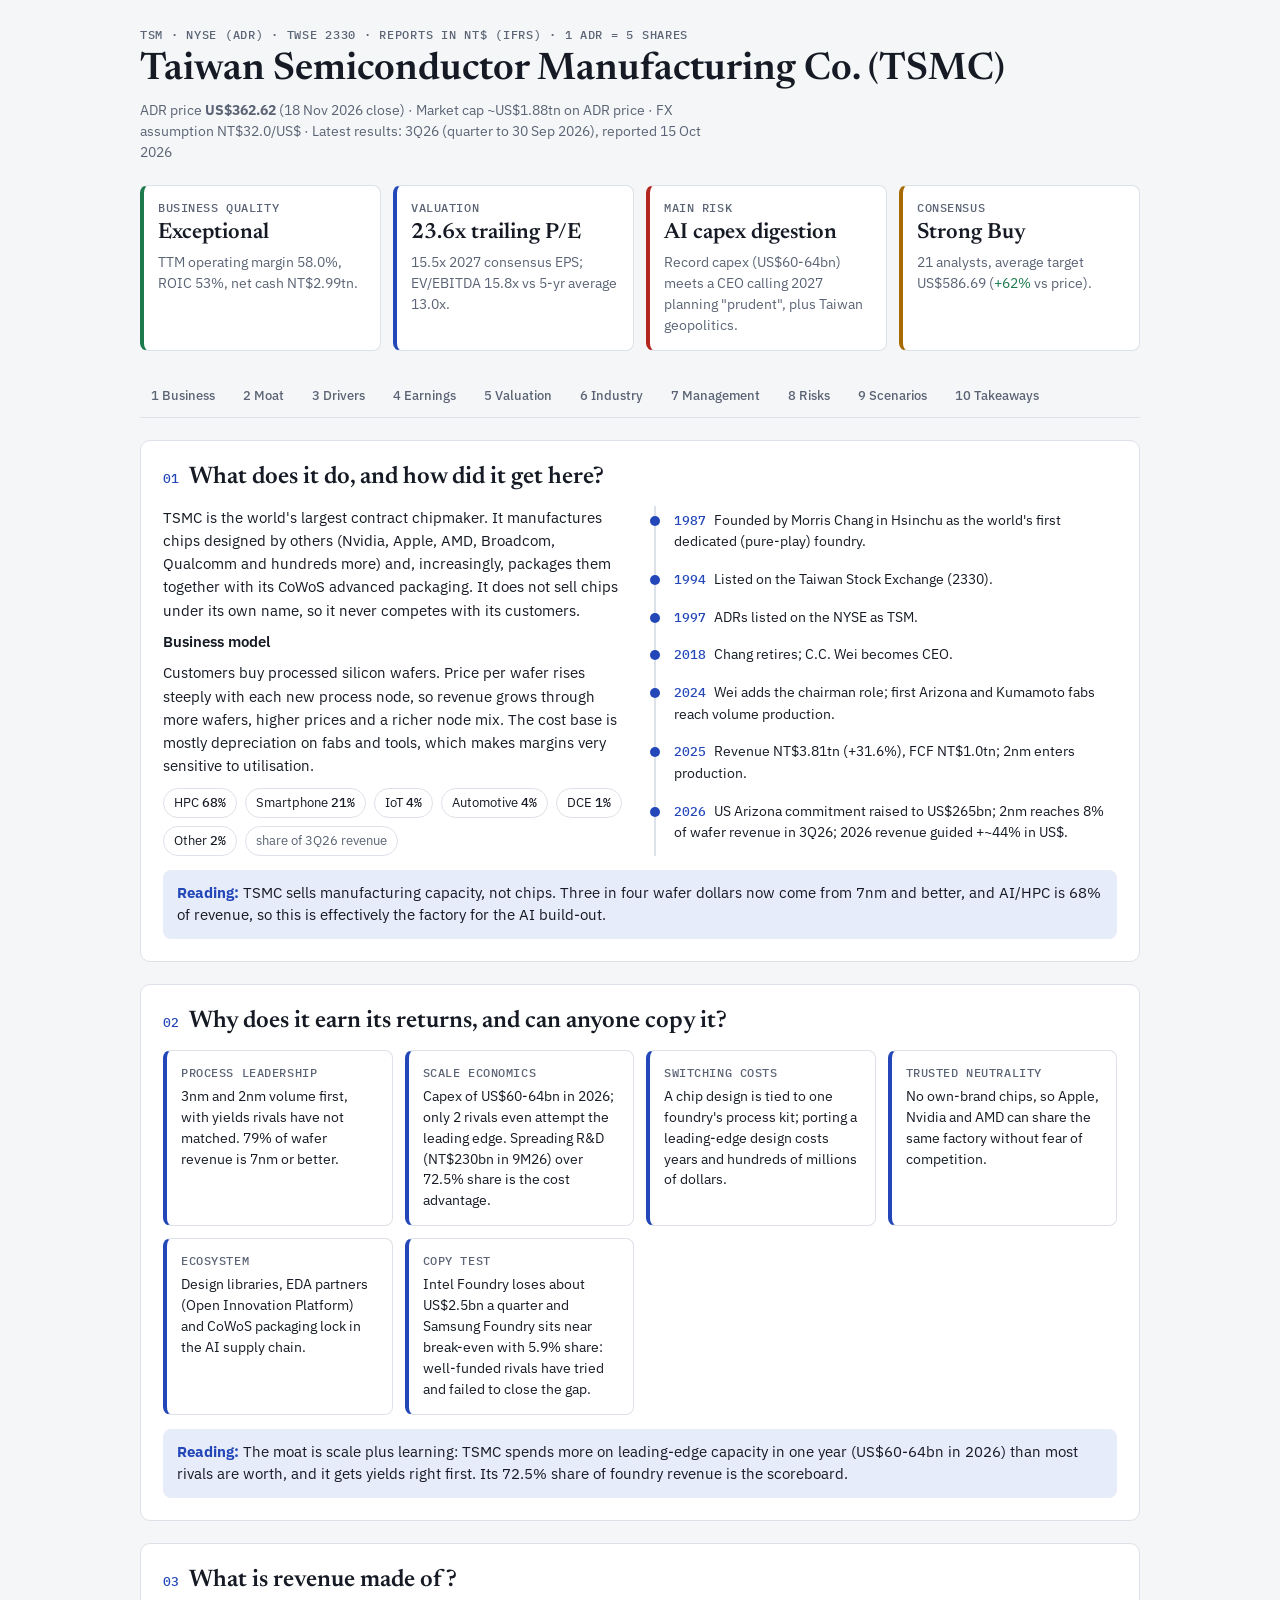
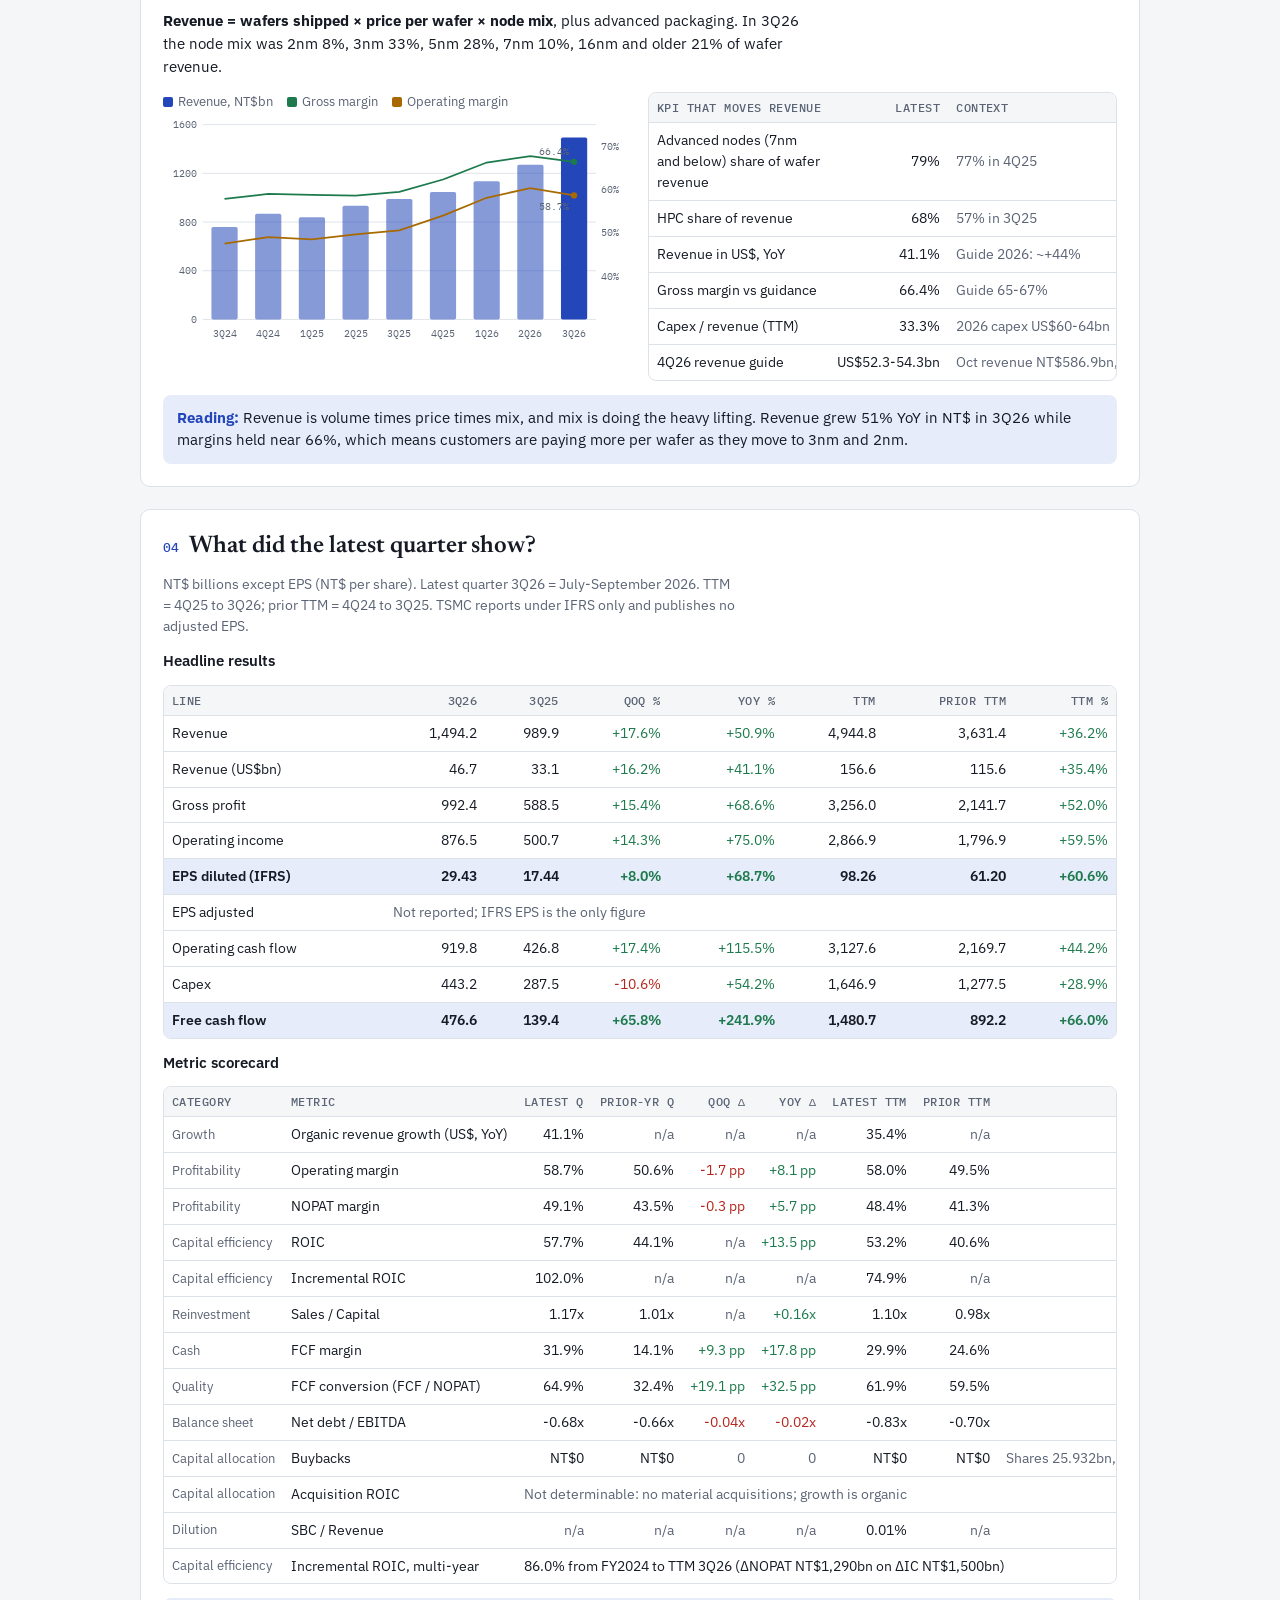
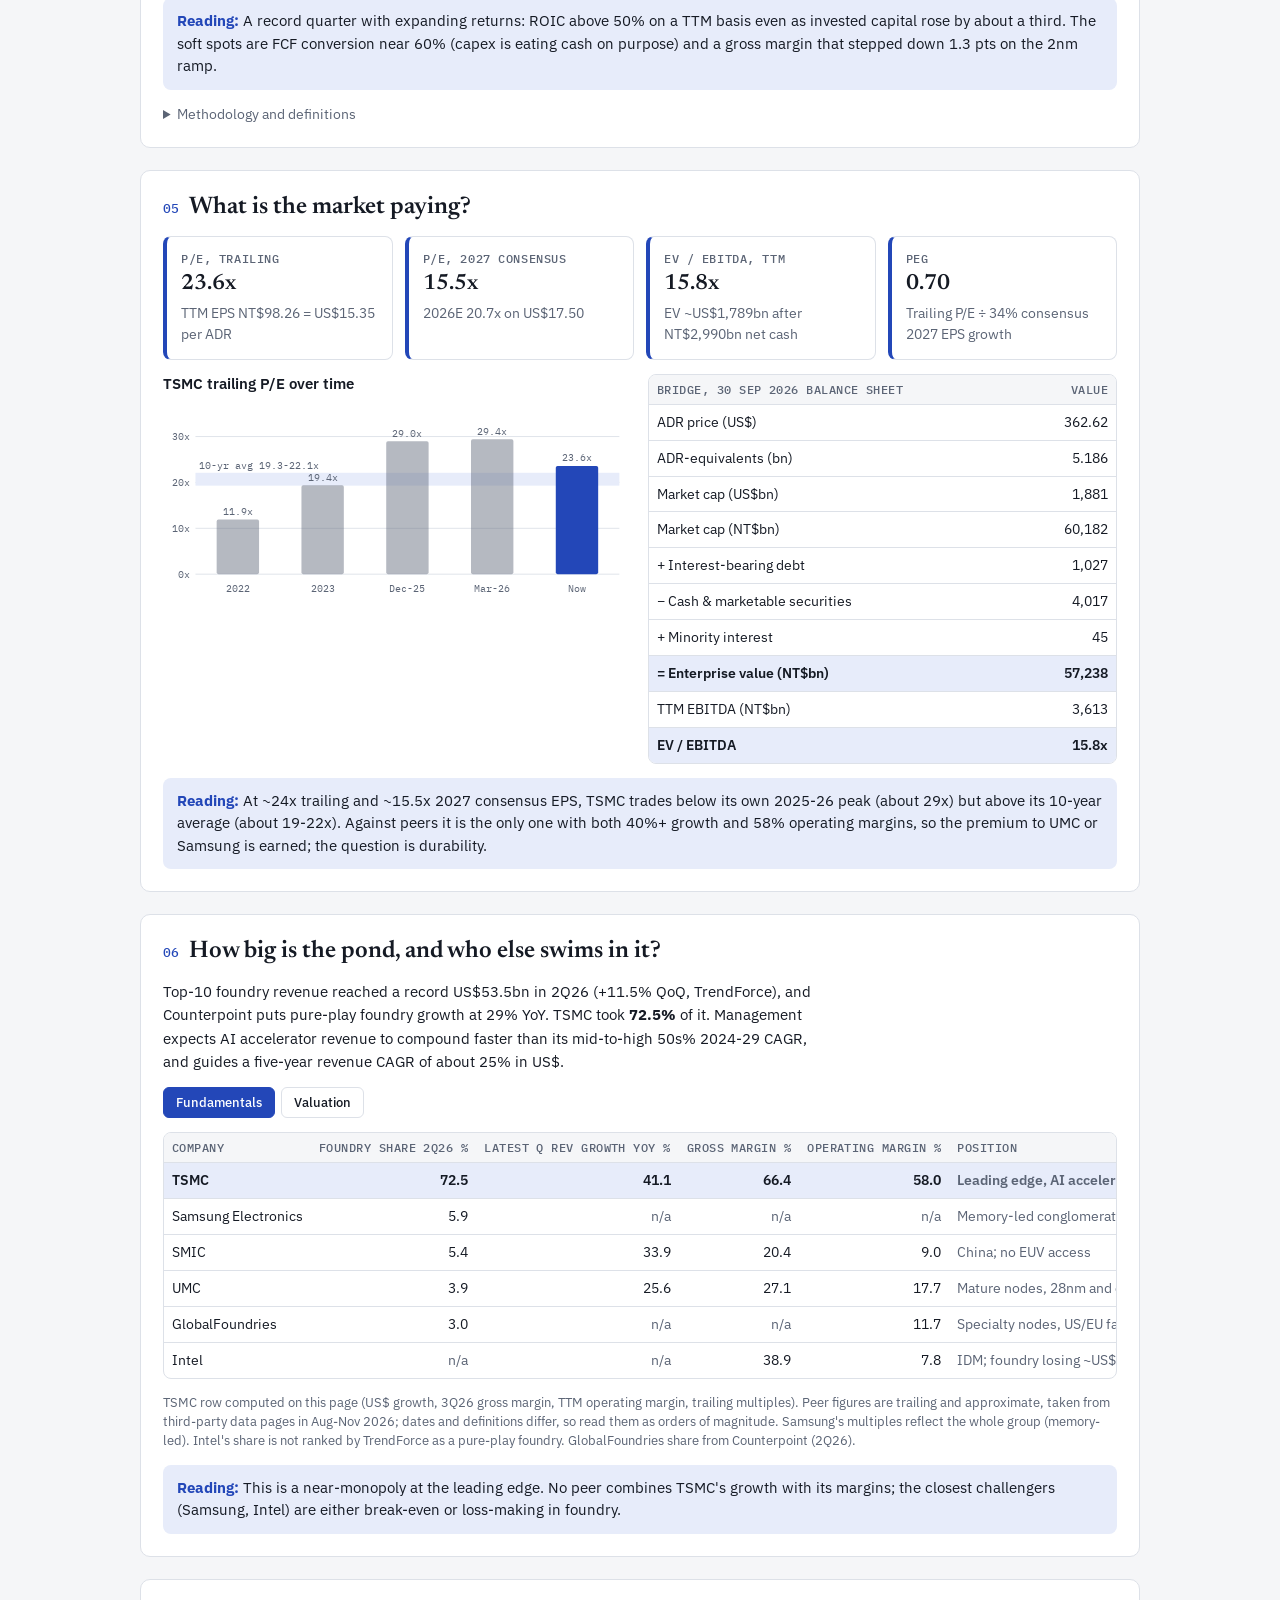
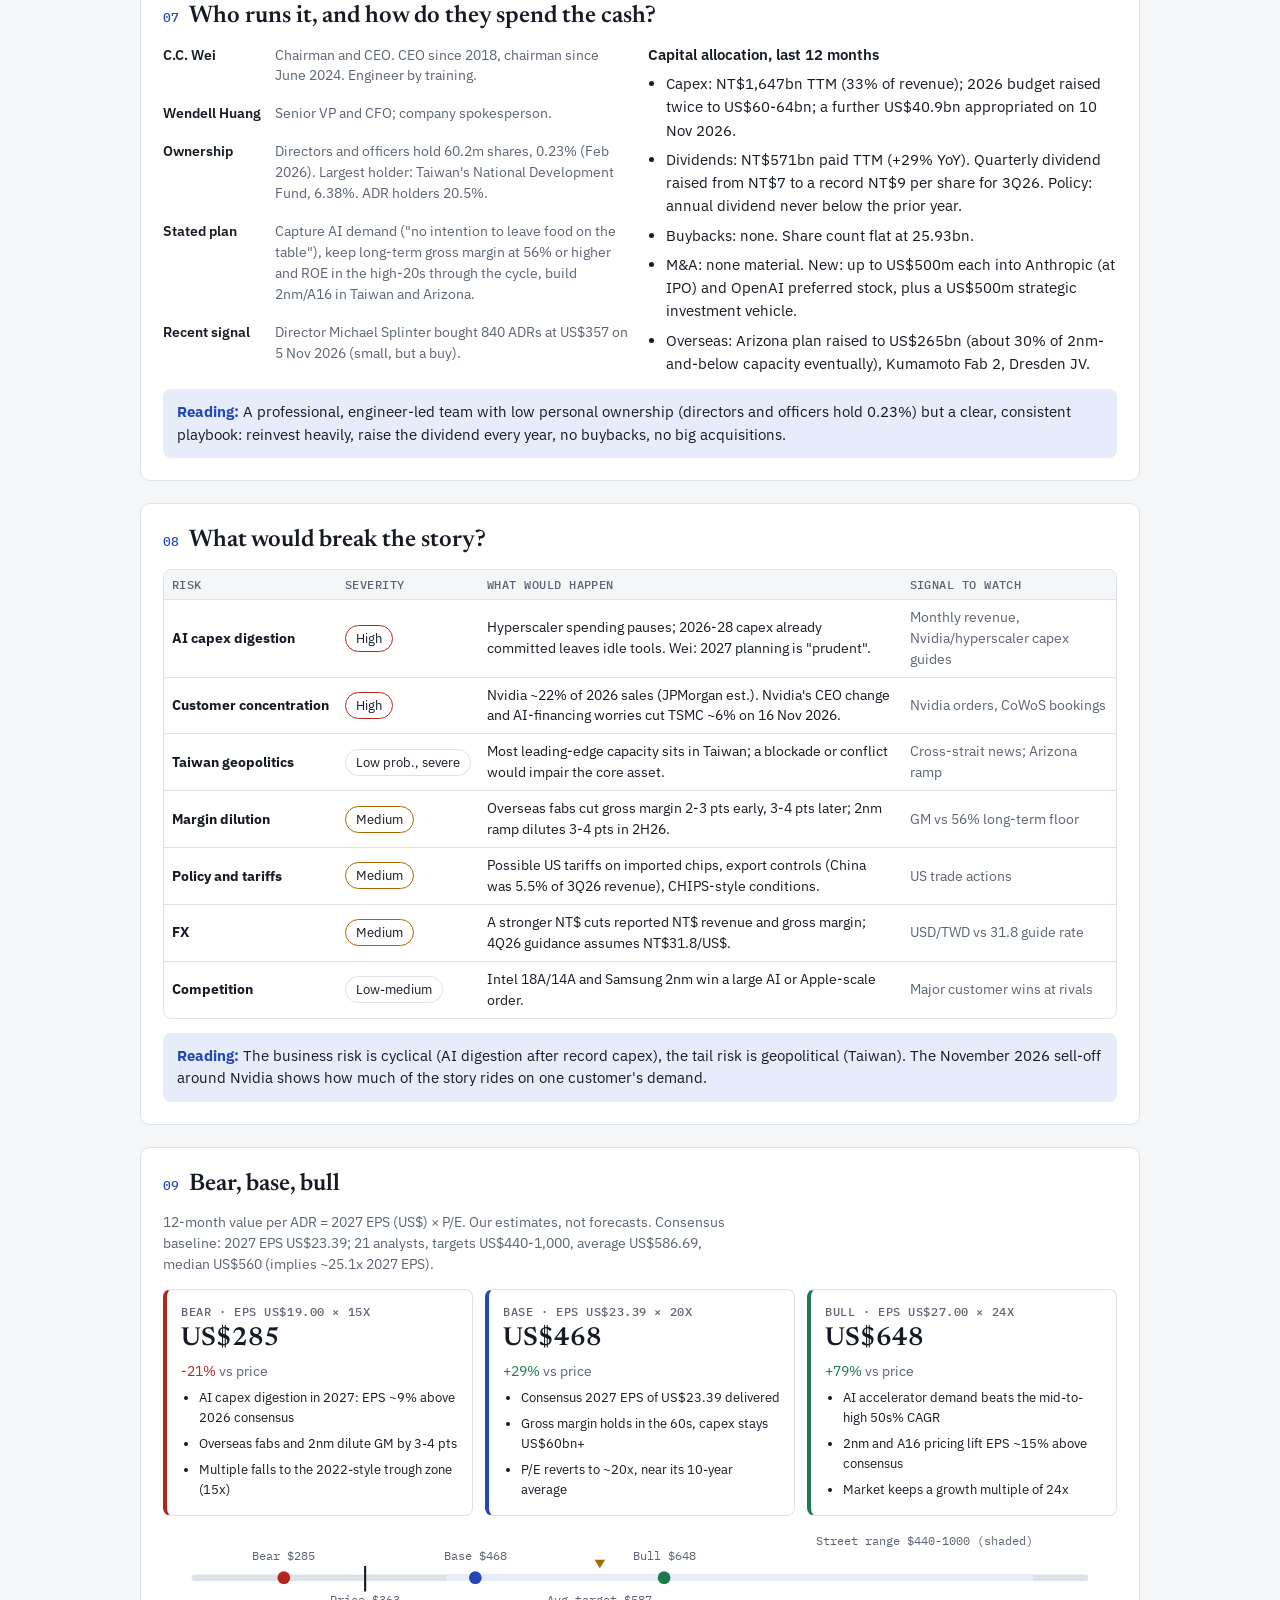
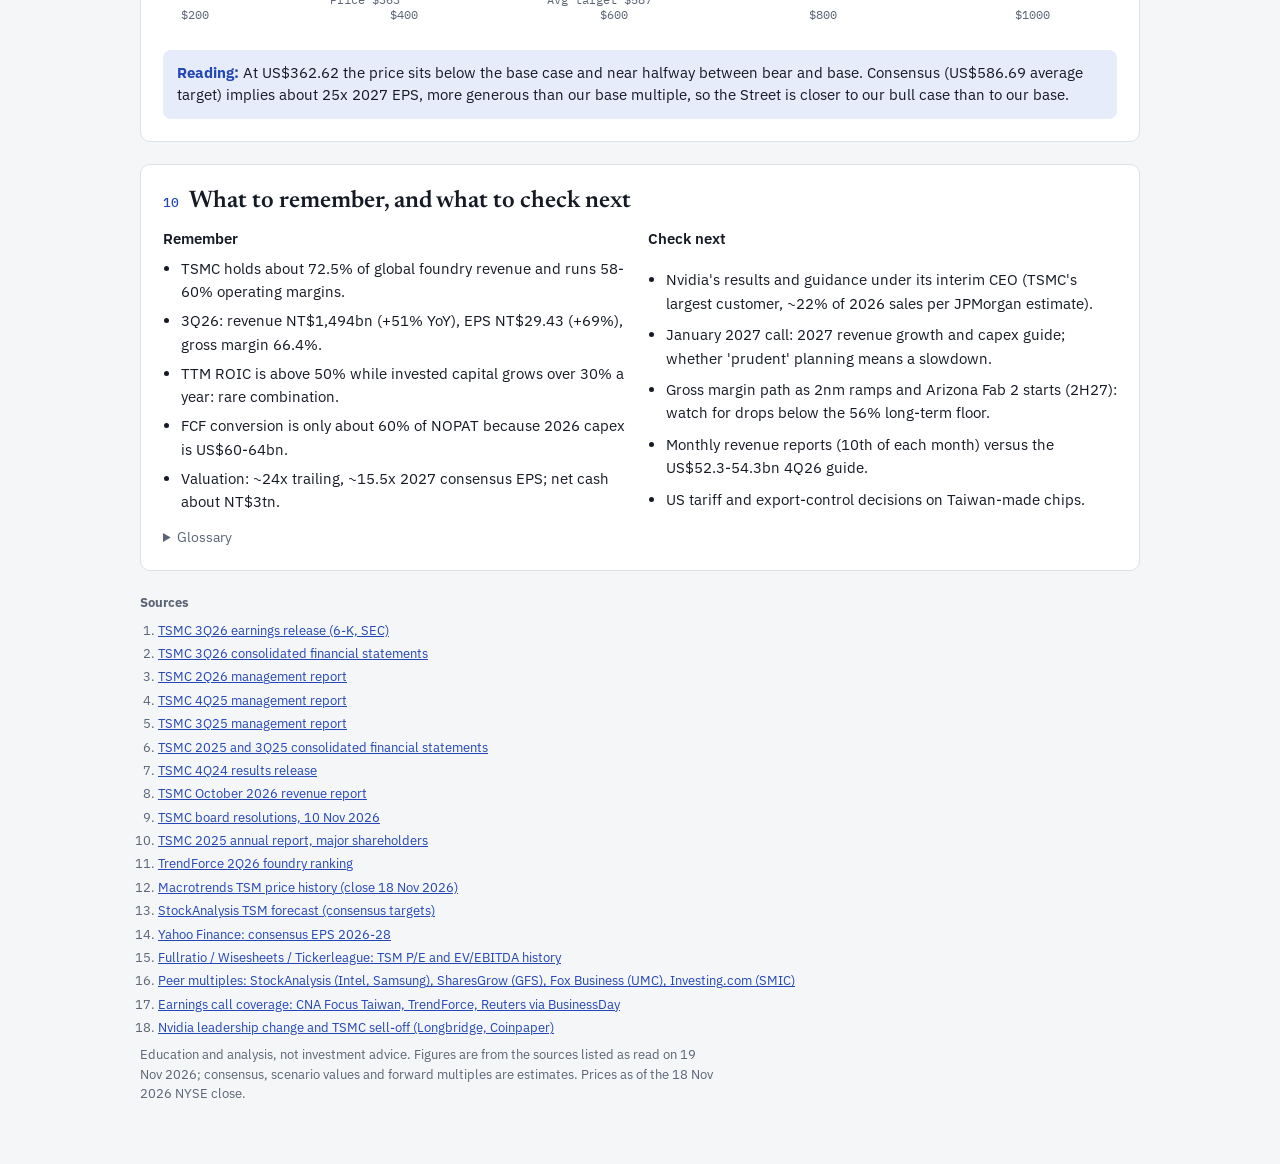
<file: reports/TSM-overview.html>
<!DOCTYPE html>
<html lang="en">
<head>
<meta charset="utf-8">
<meta name="viewport" content="width=device-width, initial-scale=1">
<title>TSMC Equity Overview</title>
<link rel="preconnect" href="https://fonts.googleapis.com">
<link rel="preconnect" href="https://fonts.gstatic.com" crossorigin>
<link href="https://fonts.googleapis.com/css2?family=Newsreader:opsz,wght@6..72,500;6..72,600&family=IBM+Plex+Sans:wght@400;500;600&family=IBM+Plex+Mono:wght@400;500&display=swap" rel="stylesheet">
<style>
/* Layout idea: a single research sheet; summary tiles first, then ten numbered questions down one column, tables scroll on their own. */
:root{
  --bg:#f5f6f8; --paper:#ffffff; --ink:#151a24; --muted:#5b6475; --line:#dde1e8;
  --accent:#2347b8; --accent-soft:#e7ecfa;
  --good:#1d7a4c; --warn:#a86a00; --bad:#b3261e;
  --display:"Newsreader", Georgia, "Times New Roman", serif;
  --body:"IBM Plex Sans", system-ui, -apple-system, "Segoe UI", sans-serif;
  --mono:"IBM Plex Mono", ui-monospace, Menlo, Consolas, monospace;
  color-scheme: light;
}
@media (prefers-color-scheme: dark){
  :root:not([data-theme="light"]){
    --bg:#0f131a; --paper:#161b24; --ink:#e7eaf0; --muted:#9aa3b5; --line:#2a3240;
    --accent:#8aa6ff; --accent-soft:#1d2742;
    --good:#5cc98f; --warn:#e3a93b; --bad:#ff8a80; color-scheme: dark;
  }
}
:root[data-theme="dark"]{
  --bg:#0f131a; --paper:#161b24; --ink:#e7eaf0; --muted:#9aa3b5; --line:#2a3240;
  --accent:#8aa6ff; --accent-soft:#1d2742;
  --good:#5cc98f; --warn:#e3a93b; --bad:#ff8a80; color-scheme: dark;
}
*{box-sizing:border-box}
html,body{margin:0}
body{background:var(--bg);color:var(--ink);font:15px/1.55 var(--body)}
.wrap{max-width:1040px;margin:0 auto;padding:28px 20px 60px;display:grid;gap:22px}
header{display:grid;gap:8px}
.eyebrow{font:500 12px/1.2 var(--mono);letter-spacing:.06em;text-transform:uppercase;color:var(--muted)}
h1{font:600 38px/1.1 var(--display);margin:0;text-wrap:balance}
h2{font:600 24px/1.2 var(--display);margin:0;text-wrap:balance;display:flex;gap:10px;align-items:baseline}
h2 .n{font:500 13px var(--mono);color:var(--accent)}
h3{font:600 15px/1.3 var(--body);margin:0}
p{margin:0;max-width:72ch}
.meta{color:var(--muted);font-size:13.5px}
nav{position:sticky;top:0;z-index:5;background:var(--bg);border-bottom:1px solid var(--line);padding:8px 0;display:flex;gap:6px;overflow-x:auto}
nav a{font:500 12.5px var(--body);color:var(--muted);text-decoration:none;padding:5px 10px;border-radius:99px;white-space:nowrap;border:1px solid transparent}
nav a:hover,nav a:focus-visible{color:var(--accent);border-color:var(--line);outline:none}
section{background:var(--paper);border:1px solid var(--line);border-radius:10px;padding:22px;display:grid;gap:14px;scroll-margin-top:52px}
.tiles{display:grid;grid-template-columns:repeat(auto-fit,minmax(220px,1fr));gap:12px}
.tile{background:var(--paper);border:1px solid var(--line);border-left:4px solid var(--accent);border-radius:8px;padding:14px;display:grid;gap:6px;align-content:start}
.tile.good{border-left-color:var(--good)} .tile.warn{border-left-color:var(--warn)} .tile.bad{border-left-color:var(--bad)}
.tile .k{font:500 11.5px var(--mono);text-transform:uppercase;letter-spacing:.05em;color:var(--muted)}
.tile .v{font:600 22px/1.15 var(--display)}
.tile p{font-size:13.5px;color:var(--muted)}
.read{background:var(--accent-soft);border-radius:8px;padding:12px 14px;font-size:14.5px;max-width:none}
.read b{color:var(--accent)}
.grid2{display:grid;grid-template-columns:repeat(auto-fit,minmax(300px,1fr));gap:16px}
.tbl{overflow-x:auto;border:1px solid var(--line);border-radius:8px}
table{border-collapse:collapse;width:100%;font-size:13.5px;font-variant-numeric:tabular-nums}
th,td{padding:7px 8px;border-bottom:1px solid var(--line);text-align:right;white-space:nowrap}
th:first-child,td:first-child,th.l,td.l{text-align:left}
thead th{font:500 11.5px var(--mono);text-transform:uppercase;letter-spacing:.04em;color:var(--muted);background:var(--bg)}
tbody tr:last-child td{border-bottom:0}
tr.hl td{background:var(--accent-soft);font-weight:600}
td.cat{color:var(--muted);font-size:12.5px}
.pos{color:var(--good)} .neg{color:var(--bad)}
.na{color:var(--muted)}
ul{margin:0;padding-left:18px;display:grid;gap:6px;max-width:80ch}
.timeline{display:grid;gap:0;border-left:2px solid var(--line);margin-left:6px}
.timeline div{position:relative;padding:4px 0 10px 18px;font-size:14px}
.timeline div::before{content:"";position:absolute;left:-6px;top:10px;width:10px;height:10px;border-radius:50%;background:var(--accent)}
.timeline b{font:500 13px var(--mono);color:var(--accent);margin-right:8px}
.chips{display:flex;flex-wrap:wrap;gap:8px}
.chip{border:1px solid var(--line);border-radius:99px;padding:4px 10px;font-size:13px}
.chip b{font-family:var(--mono);font-weight:500}
svg text{fill:var(--muted);font:11px var(--mono)}
.chart{width:100%;height:auto;display:block}
.legend{display:flex;gap:14px;font-size:12.5px;color:var(--muted);flex-wrap:wrap}
.sw{display:inline-block;width:10px;height:10px;border-radius:2px;margin-right:5px;vertical-align:-1px}
.scen{display:grid;grid-template-columns:repeat(auto-fit,minmax(230px,1fr));gap:12px}
.scen .tile .v{font-size:26px}
.tabs{display:flex;gap:6px;flex-wrap:wrap}
.tabs button{font:500 13px var(--body);background:var(--paper);color:var(--ink);border:1px solid var(--line);border-radius:6px;padding:6px 12px;cursor:pointer}
.tabs button[aria-pressed="true"]{background:var(--accent);color:var(--paper);border-color:var(--accent)}
.tabs button:focus-visible{outline:2px solid var(--accent);outline-offset:2px}
dl{display:grid;grid-template-columns:max-content 1fr;gap:6px 14px;margin:0;font-size:13.5px}
dt{font-weight:600}
dd{margin:0;color:var(--muted)}
footer{font-size:12.5px;color:var(--muted);display:grid;gap:8px}
footer a{color:var(--accent)}
.foot{font-size:12.5px;color:var(--muted);max-width:none}
@media (max-width:520px){h1{font-size:30px} section{padding:16px}}
@media (prefers-reduced-motion:reduce){*{scroll-behavior:auto!important}}
</style>
</head>
<body>
<div class="wrap">
<header>
  <div class="eyebrow" id="idline"></div>
  <h1>Taiwan Semiconductor Manufacturing Co. (TSMC)</h1>
  <p class="meta" id="pxline"></p>
</header>

<div class="tiles" id="verdict"></div>

<nav aria-label="Sections">
  <a href="#business">1 Business</a><a href="#moat">2 Moat</a><a href="#drivers">3 Drivers</a><a href="#earnings">4 Earnings</a><a href="#valuation">5 Valuation</a><a href="#industry">6 Industry</a><a href="#management">7 Management</a><a href="#risks">8 Risks</a><a href="#scenarios">9 Scenarios</a><a href="#takeaways">10 Takeaways</a>
</nav>

<section id="business">
  <h2><span class="n">01</span>What does it do, and how did it get here?</h2>
  <div class="grid2">
    <div style="display:grid;gap:10px">
      <p id="bizdesc"></p>
      <h3>Business model</h3>
      <p id="bizmodel"></p>
      <div class="chips" id="mixchips"></div>
    </div>
    <div class="timeline" id="timeline"></div>
  </div>
  <p class="read" id="read-business"></p>
</section>

<section id="moat">
  <h2><span class="n">02</span>Why does it earn its returns, and can anyone copy it?</h2>
  <div class="tiles" id="moatTiles"></div>
  <p class="read" id="read-moat"></p>
</section>

<section id="drivers">
  <h2><span class="n">03</span>What is revenue made of?</h2>
  <p id="driverEq"></p>
  <div class="grid2">
    <div>
      <div class="legend"><span><span class="sw" style="background:var(--accent)"></span>Revenue, NT$bn</span><span><span class="sw" style="background:var(--good)"></span>Gross margin</span><span><span class="sw" style="background:var(--warn)"></span>Operating margin</span></div>
      <svg class="chart" id="qchart" viewBox="0 0 520 260" role="img" aria-label="Quarterly revenue and margins"></svg>
    </div>
    <div class="tbl"><table id="kpiTbl"></table></div>
  </div>
  <p class="read" id="read-drivers"></p>
</section>

<section id="earnings">
  <h2><span class="n">04</span>What did the latest quarter show?</h2>
  <p class="meta" id="earnSub"></p>
  <h3>Headline results</h3>
  <div class="tbl"><table id="headTbl"></table></div>
  <h3>Metric scorecard</h3>
  <div class="tbl"><table id="scoreTbl"></table></div>
  <p class="read" id="read-earnings"></p>
  <details>
    <summary class="meta" style="cursor:pointer">Methodology and definitions</summary>
    <dl id="method" style="margin-top:10px"></dl>
  </details>
</section>

<section id="valuation">
  <h2><span class="n">05</span>What is the market paying?</h2>
  <div class="tiles" id="valTiles"></div>
  <div class="grid2">
    <div>
      <h3 style="margin-bottom:8px">TSMC trailing P/E over time</h3>
      <svg class="chart" id="pechart" viewBox="0 0 520 220" role="img" aria-label="Trailing P/E history"></svg>
    </div>
    <div class="tbl"><table id="evTbl"></table></div>
  </div>
  <p class="read" id="read-valuation"></p>
</section>

<section id="industry">
  <h2><span class="n">06</span>How big is the pond, and who else swims in it?</h2>
  <p id="indText"></p>
  <div class="tabs" role="group" aria-label="Peer table view">
    <button type="button" id="tabFund" aria-pressed="true">Fundamentals</button>
    <button type="button" id="tabVal" aria-pressed="false">Valuation</button>
  </div>
  <div class="tbl"><table id="peerTbl"></table></div>
  <p class="foot" id="peerNote"></p>
  <p class="read" id="read-industry"></p>
</section>

<section id="management">
  <h2><span class="n">07</span>Who runs it, and how do they spend the cash?</h2>
  <div class="grid2">
    <dl id="mgmt"></dl>
    <div style="display:grid;gap:8px"><h3>Capital allocation, last 12 months</h3><ul id="capalloc"></ul></div>
  </div>
  <p class="read" id="read-management"></p>
</section>

<section id="risks">
  <h2><span class="n">08</span>What would break the story?</h2>
  <div class="tbl"><table id="riskTbl"></table></div>
  <p class="read" id="read-risks"></p>
</section>

<section id="scenarios">
  <h2><span class="n">09</span>Bear, base, bull</h2>
  <p class="meta" id="scenSub"></p>
  <div class="scen" id="scenTiles"></div>
  <svg class="chart" id="scenchart" viewBox="0 0 900 100" role="img" aria-label="Scenario values versus price and consensus target"></svg>
  <p class="read" id="read-scenarios"></p>
</section>

<section id="takeaways">
  <h2><span class="n">10</span>What to remember, and what to check next</h2>
  <div class="grid2">
    <div style="display:grid;gap:8px"><h3>Remember</h3><ul id="remember"></ul></div>
    <div style="display:grid;gap:8px"><h3>Check next</h3><ul id="checknext"></ul></div>
  </div>
  <details>
    <summary class="meta" style="cursor:pointer">Glossary</summary>
    <dl id="gloss" style="margin-top:10px"></dl>
  </details>
</section>

<footer>
  <div><b>Sources</b></div>
  <ol id="sources" style="margin:0;padding-left:18px;display:grid;gap:4px"></ol>
  <p id="disclaimer"></p>
</footer>
</div>

<script>
/* ============================================================
   DATA: raw inputs only. NT$ billions unless noted. Every figure
   comes from a source listed in DATA.sources. null = not available.
   The page derives margins, growth, FCF, NOPAT, ROIC, multiples.
   ============================================================ */
const DATA = {
  company: "Taiwan Semiconductor Manufacturing Co. Ltd.",
  ticker: "TSM", exchange: "NYSE (ADR) · TWSE 2330", currency: "NT$",
  asOf: "18 Nov 2026 close",
  price: 362.62,            // US$ per ADR, NYSE close 18 Nov 2026
  adrRatio: 5,              // 1 ADR = 5 common shares
  fx: 32.0,                 // NT$ per US$; Q3 2026 rate implied by NT$1,494.24bn = US$46.72bn
  sharesBn: 25.932,         // common shares outstanding, 30 Sep 2026
  latestQ: "3Q26", priorQ: "2Q26", priorYrQ: "3Q25",
  // Quarterly P&L and cash flow. tax for 2Q26 and 1Q26 derived (PBT minus net income; 9M26 tax total ties).
  quarters: {
    "3Q24":{rev:759.69,gp:439.35,oi:360.77},
    "4Q24":{rev:868.46,gp:512.38,oi:425.71,pbt:448.80,tax:74.33,ni:374.68,eps:14.45,da:170.38,ocf:620.21,capex:361.95,div:103.73,usd:26.88},
    "1Q25":{rev:839.25,gp:493.39,oi:407.08,pbt:430.90,tax:70.16,ni:361.57,eps:13.95,da:175.13,ocf:625.57,capex:330.83,div:103.72,usd:25.53},
    "2Q25":{rev:933.79,gp:547.37,oi:463.42,pbt:493.03,tax:95.55,ni:398.27,eps:15.36,da:188.07,ocf:497.07,capex:297.22,div:116.70,usd:30.07},
    "3Q25":{rev:989.92,gp:588.54,oi:500.69,pbt:525.37,tax:73.61,ni:452.30,eps:17.44,da:162.79,ocf:426.83,capex:287.45,div:116.70,usd:33.10},
    "4Q25":{rev:1046.09,gp:651.99,oi:564.90,pbt:592.36,tax:86.94,ni:505.74,eps:19.50,da:162.11,ocf:725.51,capex:356.91,div:129.66,usd:33.73},
    "1Q26":{rev:1134.10,gp:751.30,oi:658.97,pbt:687.80,tax:114.78,ni:572.48,eps:22.08,da:165.45,ocf:698.97,capex:350.76,div:129.66,usd:35.90},
    "2Q26":{rev:1270.38,gp:860.31,oi:766.60,pbt:862.43,tax:155.87,ni:706.56,eps:27.25,da:198.54,ocf:783.36,capex:496.00,div:155.59,usd:40.20},
    "3Q26":{rev:1494.24,gp:992.38,oi:876.45,pbt:911.04,tax:147.70,ni:763.06,eps:29.43,da:220.20,ocf:919.77,capex:443.21,div:155.60,usd:46.72}
  },
  ttmLatest: ["4Q25","1Q26","2Q26","3Q26"],
  ttmPrior:  ["4Q24","1Q25","2Q25","3Q25"],
  sbcTTM: {latest:0.513, prior:null},   // equity-settled SBC; TSMC pays staff mainly via cash profit sharing
  // Balance sheet points (period end). debt = interest-bearing debt (bonds + bank loans), leases separate.
  bs: {
    "Sep24":{ar:249.57,inv:292.88,ap:69.13,payEq:125.13,ppe:3071.60,rou:39.70,intang:22.08,cashMS:2167.60,debt:994.97},
    "Dec24":{ar:270.68,inv:287.87,ap:72.80,payEq:192.64,ppe:3234.98,rou:40.13,intang:26.28},
    "Sep25":{ar:305.48,inv:288.69,ap:84.43,payEq:175.43,ppe:3499.34,rou:43.27,intang:25.56,gw:5.77,cashMS:2751.06,debt:994.45,lease:34.63,nci:37.27,equity:5035.58},
    "Jun26":{cashMS:3518.01,debt:1031.68},
    "Sep26":{ar:475.31,inv:427.75,ap:120.61,payEq:298.83,ppe:4526.49,rou:56.12,intang:28.18,gw:5.95,cashMS:4016.96,debt:1027.08,lease:38.16,nci:45.33,equity:7043.23}
  },
  fy2024: {oi:1322.05,pbt:1405.84,tax:233.41},
  // Annual / guidance context
  annual: [{y:"2023",rev:2161.74},{y:"2024",rev:2894.31},{y:"2025",rev:3809.05}],
  guidance: {q4RevUsd:[52.3,54.3], q4GM:[65,67], q4OM:[56.5,58.5], q4fx:31.8, fy26UsdGrowth:44, capex26:[60,64], ltGM:56, ltROE:"high-20s %"},
  mix: {node:[["2nm",8],["3nm",33],["5nm",28],["7nm",10],["16nm and older",21]],
        platform:[["HPC",68],["Smartphone",21],["IoT",4],["Automotive",4],["DCE",1],["Other",2]],
        n7plus:79},
  // Consensus (US$ per ADR)
  consensus: {eps26:17.50, eps27:23.39, eps28:29.82, tgtAvg:586.69, tgtMed:560, tgtLow:440, tgtHigh:1000, analysts:21, rating:"Strong Buy"},
  // Own P/E history (trailing), from third-party data pages
  peHistory: [{d:"2022",v:11.9},{d:"2023",v:19.4},{d:"Dec-25",v:29.0},{d:"Mar-26",v:29.4},{d:"Now",v:null}],
  peAvg10y: [19.3,22.1],
  evEbitda5yAvg: 13.0,
  // Peers: trailing, approximate, from third-party pages; dates differ, see note.
  peers: [
    {n:"Samsung Electronics",share:5.9,grow:null,gm:null,om:null,pe:10.8,fpe:3.4,ev:5.7,note:"Memory-led conglomerate; foundry ~break-even"},
    {n:"SMIC",share:5.4,grow:33.9,gm:20.4,om:9.0,pe:92.4,fpe:null,ev:19.8,note:"China; no EUV access"},
    {n:"UMC",share:3.9,grow:25.6,gm:27.1,om:17.7,pe:14.2,fpe:17.1,ev:5.5,note:"Mature nodes, 28nm and older"},
    {n:"GlobalFoundries",share:3,grow:null,gm:null,om:11.7,pe:30.1,fpe:26.3,ev:12.3,note:"Specialty nodes, US/EU fabs"},
    {n:"Intel",share:null,grow:null,gm:38.9,om:7.8,pe:null,fpe:64.5,ev:35.1,note:"IDM; foundry losing ~US$2.5bn a quarter"}
  ],
  marketShare: {tsmc:72.5, quarter:"2Q26", source:"TrendForce"},
  scenarios: [
    {k:"Bear",eps:19.0,pe:15,why:["AI capex digestion in 2027: EPS ~9% above 2026 consensus","Overseas fabs and 2nm dilute GM by 3-4 pts","Multiple falls to the 2022-style trough zone (15x)"]},
    {k:"Base",eps:23.39,pe:20,why:["Consensus 2027 EPS of US$23.39 delivered","Gross margin holds in the 60s, capex stays US$60bn+","P/E reverts to ~20x, near its 10-year average"]},
    {k:"Bull",eps:27.0,pe:24,why:["AI accelerator demand beats the mid-to-high 50s% CAGR","2nm and A16 pricing lift EPS ~15% above consensus","Market keeps a growth multiple of 24x"]}
  ],
  read: {
    business:"<b>Reading:</b> TSMC sells manufacturing capacity, not chips. Three in four wafer dollars now come from 7nm and better, and AI/HPC is 68% of revenue, so this is effectively the factory for the AI build-out.",
    moat:"<b>Reading:</b> The moat is scale plus learning: TSMC spends more on leading-edge capacity in one year (US$60-64bn in 2026) than most rivals are worth, and it gets yields right first. Its 72.5% share of foundry revenue is the scoreboard.",
    drivers:"<b>Reading:</b> Revenue is volume times price times mix, and mix is doing the heavy lifting. Revenue grew 51% YoY in NT$ in 3Q26 while margins held near 66%, which means customers are paying more per wafer as they move to 3nm and 2nm.",
    earnings:"<b>Reading:</b> A record quarter with expanding returns: ROIC above 50% on a TTM basis even as invested capital rose by about a third. The soft spots are FCF conversion near 60% (capex is eating cash on purpose) and a gross margin that stepped down 1.3 pts on the 2nm ramp.",
    valuation:"<b>Reading:</b> At ~24x trailing and ~15.5x 2027 consensus EPS, TSMC trades below its own 2025-26 peak (about 29x) but above its 10-year average (about 19-22x). Against peers it is the only one with both 40%+ growth and 58% operating margins, so the premium to UMC or Samsung is earned; the question is durability.",
    industry:"<b>Reading:</b> This is a near-monopoly at the leading edge. No peer combines TSMC's growth with its margins; the closest challengers (Samsung, Intel) are either break-even or loss-making in foundry.",
    management:"<b>Reading:</b> A professional, engineer-led team with low personal ownership (directors and officers hold 0.23%) but a clear, consistent playbook: reinvest heavily, raise the dividend every year, no buybacks, no big acquisitions.",
    risks:"<b>Reading:</b> The business risk is cyclical (AI digestion after record capex), the tail risk is geopolitical (Taiwan). The November 2026 sell-off around Nvidia shows how much of the story rides on one customer's demand.",
    scenarios:"<b>Reading:</b> At US$362.62 the price sits below the base case and near halfway between bear and base. Consensus (US$586.69 average target) implies about 25x 2027 EPS, more generous than our base multiple, so the Street is closer to our bull case than to our base.",
  },
  remember: [
    "TSMC holds about 72.5% of global foundry revenue and runs 58-60% operating margins.",
    "3Q26: revenue NT$1,494bn (+51% YoY), EPS NT$29.43 (+69%), gross margin 66.4%.",
    "TTM ROIC is above 50% while invested capital grows over 30% a year: rare combination.",
    "FCF conversion is only about 60% of NOPAT because 2026 capex is US$60-64bn.",
    "Valuation: ~24x trailing, ~15.5x 2027 consensus EPS; net cash about NT$3tn."
  ],
  checkNext: [
    "Nvidia's results and guidance under its interim CEO (TSMC's largest customer, ~22% of 2026 sales per JPMorgan estimate).",
    "January 2027 call: 2027 revenue growth and capex guide; whether 'prudent' planning means a slowdown.",
    "Gross margin path as 2nm ramps and Arizona Fab 2 starts (2H27): watch for drops below the 56% long-term floor.",
    "Monthly revenue reports (10th of each month) versus the US$52.3-54.3bn 4Q26 guide.",
    "US tariff and export-control decisions on Taiwan-made chips."
  ],
  sources: [
    ["TSMC 3Q26 earnings release (6-K, SEC)","https://www.sec.gov/Archives/edgar/data/0001046179/000104617926000726/a3q26e_withguidancexfinal.htm"],
    ["TSMC 3Q26 consolidated financial statements","https://investor.tsmc.com/sites/ir/financial-report/2026/TSMC%202026Q3%20Consolidated%20Financial%20Statements_E.pdf"],
    ["TSMC 2Q26 management report","https://investor.tsmc.com/english/encrypt/files/encrypt_file/qr/phase4_reports/2026-07/bf09036349a253e83f78155099133806cad0320b/2Q26%20ManagementReport.pdf"],
    ["TSMC 4Q25 management report","https://basic.10jqka.com.cn/ajax/usaph/pubDetail/72c4a5f2626ccedf_pdf"],
    ["TSMC 3Q25 management report","https://investor.tsmc.com/schinese/encrypt/files/encrypt_file/reports/2025-10/90cb476be2e8406ba477c417a552d36d632db5c3/3Q25ManagementReport.pdf"],
    ["TSMC 2025 and 3Q25 consolidated financial statements","https://investor.tsmc.com/sites/ir/financial-report/2025/TSMC%202025Q4%20Consolidated%20Financial%20Statements_E_0.pdf"],
    ["TSMC 4Q24 results release","https://capedge.com/filing/1046179/0001046179-25-000004/TSM-6K/file/2"],
    ["TSMC October 2026 revenue report","https://pr.tsmc.com/english/news/3349"],
    ["TSMC board resolutions, 10 Nov 2026","https://pr.tsmc.com/english/news/3352"],
    ["TSMC 2025 annual report, major shareholders","https://investor.tsmc.com/static/annualReports/2025/english/pdf/2025_tsmc_ar_e_ch4.pdf"],
    ["TrendForce 2Q26 foundry ranking","https://www.trendforce.com/presscenter/news/20260909-13225.html"],
    ["Macrotrends TSM price history (close 18 Nov 2026)","https://www.macrotrends.net/stocks/charts/TSM/taiwan-semiconductor-manufacturing/stock-price-history"],
    ["StockAnalysis TSM forecast (consensus targets)","https://stockanalysis.com/stocks/tsm/forecast/"],
    ["Yahoo Finance: consensus EPS 2026-28","https://finance.yahoo.com/markets/stocks/articles/taiwan-semiconductor-stock-tsm-looks-210800765.html"],
    ["Fullratio / Wisesheets / Tickerleague: TSM P/E and EV/EBITDA history","https://fullratio.com/stocks/nyse-tsm/pe-ratio"],
    ["Peer multiples: StockAnalysis (Intel, Samsung), SharesGrow (GFS), Fox Business (UMC), Investing.com (SMIC)","https://stockanalysis.com/stocks/INTC/statistics/"],
    ["Earnings call coverage: CNA Focus Taiwan, TrendForce, Reuters via BusinessDay","https://focustaiwan.tw/business/202610150018"],
    ["Nvidia leadership change and TSMC sell-off (Longbridge, Coinpaper)","https://longbridge.com/news/305718017"]
  ]
};

/* ---------------- helpers ---------------- */
const $ = id => document.getElementById(id);
const Q = DATA.quarters;
const isNum = v => typeof v === "number" && isFinite(v);
const sum = (keys, f) => keys.reduce((a,k)=> (isNum(Q[k][f]) && isNum(a)) ? a + Q[k][f] : null, 0);
const fmt = (v, d=1) => isNum(v) ? v.toLocaleString("en-US",{minimumFractionDigits:d,maximumFractionDigits:d}) : '<span class="na">n/a</span>';
const pct = (v, d=1) => isNum(v) ? fmt(v*100,d)+"%" : '<span class="na">n/a</span>';
const chg = (a,b) => (isNum(a)&&isNum(b)&&b!==0) ? a/b-1 : null;
const sgn = (v, unit, d=1) => { if(!isNum(v)) return '<span class="na">n/a</span>'; const s=(v>0?"+":"")+fmt(v,d)+unit; return `<span class="${v>0?'pos':v<0?'neg':''}">${s}</span>`; };
const dPct = (a,b) => sgn(isNum(chg(a,b))?chg(a,b)*100:null,"%");
const dPP = (a,b) => sgn((isNum(a)&&isNum(b))?(a-b)*100:null," pp");

/* ---------------- derived ---------------- */
function period(keys){
  const o = {}; ["rev","gp","oi","pbt","tax","ni","eps","da","ocf","capex","div","usd"].forEach(f=>o[f]=sum(keys,f));
  o.fcf = o.ocf - o.capex; o.ebitda = o.oi + o.da; o.etr = o.tax/o.pbt; o.nopat = o.oi*(1-o.etr);
  return o;
}
const one = k => period([k]);
function ic(b){ return (b.ar + b.inv - b.ap - b.payEq) + b.ppe + b.rou + b.intang; }
const B = DATA.bs;
const IC = {Sep24:ic(B.Sep24), Dec24:ic(B.Dec24), Sep25:ic(B.Sep25), Sep26:ic(B.Sep26)};
const L = one(DATA.latestQ), P = one(DATA.priorQ), Y = one(DATA.priorYrQ);
const T = period(DATA.ttmLatest), TP = period(DATA.ttmPrior);
const netDebt = b => b.debt - b.cashMS;
const nd = {Sep26:netDebt(B.Sep26), Jun26:netDebt(B.Jun26), Sep25:netDebt(B.Sep25), Sep24:netDebt(B.Sep24)};

const M = {}; // scorecard metrics: [latestQ, priorYrQ, priorQ(for QoQ), ttm, priorTtm]
M.org = [L.usd/Y.usd-1, null, null, T.usd/TP.usd-1, null];
M.om = [L.oi/L.rev, Y.oi/Y.rev, P.oi/P.rev, T.oi/T.rev, TP.oi/TP.rev];
M.nopatm = [L.nopat/L.rev, Y.nopat/Y.rev, P.nopat/P.rev, T.nopat/T.rev, TP.nopat/TP.rev];
M.roic = [L.nopat*4/IC.Sep26, Y.nopat*4/IC.Sep25, null, T.nopat/((IC.Sep25+IC.Sep26)/2), TP.nopat/((IC.Sep24+IC.Sep25)/2)];
M.iroic = [(L.nopat-Y.nopat)*4/(IC.Sep26-IC.Sep25), null, null, (T.nopat-TP.nopat)/(IC.Sep26-IC.Sep25), (TP.nopat - null)];
M.iroic[4] = null;
const fy24nopat = DATA.fy2024.oi*(1-DATA.fy2024.tax/DATA.fy2024.pbt);
M.iroicMulti = (T.nopat - fy24nopat)/(IC.Sep26 - IC.Dec24);
M.s2c = [L.rev*4/IC.Sep26, Y.rev*4/IC.Sep25, null, T.rev/((IC.Sep25+IC.Sep26)/2), TP.rev/((IC.Sep24+IC.Sep25)/2)];
M.fcfm = [L.fcf/L.rev, Y.fcf/Y.rev, P.fcf/P.rev, T.fcf/T.rev, TP.fcf/TP.rev];
M.fcfc = [L.fcf/L.nopat, Y.fcf/Y.nopat, P.fcf/P.nopat, T.fcf/T.nopat, TP.fcf/TP.nopat];
M.nde = [nd.Sep26/(L.ebitda*4), nd.Sep25/(Y.ebitda*4), nd.Jun26/(P.ebitda*4), nd.Sep26/T.ebitda, nd.Sep25/TP.ebitda];
M.sbc = [null, null, null, DATA.sbcTTM.latest/T.rev, null];

// Valuation
const fx = DATA.fx, adrShares = DATA.sharesBn/DATA.adrRatio;           // bn ADR-equivalents
const mcapUSD = DATA.price*adrShares;                                   // US$bn
const mcapNT = mcapUSD*fx;
const evNT = mcapNT + nd.Sep26 + B.Sep26.nci;
const epsAdrTTM = T.eps*DATA.adrRatio/fx;
const pe = DATA.price/epsAdrTTM;
const fpe27 = DATA.price/DATA.consensus.eps27;
const fpe26 = DATA.price/DATA.consensus.eps26;
const evEbitda = evNT/T.ebitda;
const g27 = DATA.consensus.eps27/DATA.consensus.eps26-1;
const peg = pe/(g27*100);
const pegTTM = pe/((T.eps/TP.eps-1)*100);
DATA.peHistory[DATA.peHistory.length-1].v = +pe.toFixed(1);

/* ---------------- render ---------------- */
$("idline").textContent = `${DATA.ticker} · ${DATA.exchange} · Reports in NT$ (IFRS) · 1 ADR = ${DATA.adrRatio} shares`;
$("pxline").innerHTML = `ADR price <b>US$${fmt(DATA.price,2)}</b> (${DATA.asOf}) · Market cap ~US$${fmt(mcapUSD/1000,2)}tn on ADR price · FX assumption NT$${fmt(fx,1)}/US$ · Latest results: ${DATA.latestQ} (quarter to 30 Sep 2026), reported 15 Oct 2026`;

const tiles = [
  ["good","Business quality","Exceptional",`TTM operating margin ${pct(T.oi/T.rev)}, ROIC ${pct(M.roic[3],0)}, net cash NT$${fmt(-nd.Sep26/1000,2)}tn.`],
  ["", "Valuation", `${fmt(pe,1)}x trailing P/E`,`${fmt(fpe27,1)}x 2027 consensus EPS; EV/EBITDA ${fmt(evEbitda,1)}x vs 5-yr average ${fmt(DATA.evEbitda5yAvg,1)}x.`],
  ["bad","Main risk","AI capex digestion",`Record capex (US$60-64bn) meets a CEO calling 2027 planning "prudent", plus Taiwan geopolitics.`],
  ["warn","Consensus","Strong Buy",`${DATA.consensus.analysts} analysts, average target US$${fmt(DATA.consensus.tgtAvg,2)} (${sgn((DATA.consensus.tgtAvg/DATA.price-1)*100,"%",0)} vs price).`]
];
$("verdict").innerHTML = tiles.map(t=>`<div class="tile ${t[0]}"><div class="k">${t[1]}</div><div class="v">${t[2]}</div><p>${t[3]}</p></div>`).join("");

// 1 Business
$("bizdesc").textContent = "TSMC is the world's largest contract chipmaker. It manufactures chips designed by others (Nvidia, Apple, AMD, Broadcom, Qualcomm and hundreds more) and, increasingly, packages them together with its CoWoS advanced packaging. It does not sell chips under its own name, so it never competes with its customers.";
$("bizmodel").textContent = "Customers buy processed silicon wafers. Price per wafer rises steeply with each new process node, so revenue grows through more wafers, higher prices and a richer node mix. The cost base is mostly depreciation on fabs and tools, which makes margins very sensitive to utilisation.";
$("mixchips").innerHTML = DATA.mix.platform.map(p=>`<span class="chip">${p[0]} <b>${p[1]}%</b></span>`).join("") + `<span class="chip meta">share of 3Q26 revenue</span>`;
const tl = [
  ["1987","Founded by Morris Chang in Hsinchu as the world's first dedicated (pure-play) foundry."],
  ["1994","Listed on the Taiwan Stock Exchange (2330)."],
  ["1997","ADRs listed on the NYSE as TSM."],
  ["2018","Chang retires; C.C. Wei becomes CEO."],
  ["2024","Wei adds the chairman role; first Arizona and Kumamoto fabs reach volume production."],
  ["2025","Revenue NT$3.81tn (+31.6%), FCF NT$1.0tn; 2nm enters production."],
  ["2026","US Arizona commitment raised to US$265bn; 2nm reaches 8% of wafer revenue in 3Q26; 2026 revenue guided +~44% in US$."]
];
$("timeline").innerHTML = tl.map(t=>`<div><b>${t[0]}</b>${t[1]}</div>`).join("");
$("read-business").innerHTML = DATA.read.business;

// 2 Moat
const moat = [
  ["Process leadership","3nm and 2nm volume first, with yields rivals have not matched. 79% of wafer revenue is 7nm or better."],
  ["Scale economics","Capex of US$60-64bn in 2026; only 2 rivals even attempt the leading edge. Spreading R&D (NT$230bn in 9M26) over 72.5% share is the cost advantage."],
  ["Switching costs","A chip design is tied to one foundry's process kit; porting a leading-edge design costs years and hundreds of millions of dollars."],
  ["Trusted neutrality","No own-brand chips, so Apple, Nvidia and AMD can share the same factory without fear of competition."],
  ["Ecosystem","Design libraries, EDA partners (Open Innovation Platform) and CoWoS packaging lock in the AI supply chain."],
  ["Copy test","Intel Foundry loses about US$2.5bn a quarter and Samsung Foundry sits near break-even with 5.9% share: well-funded rivals have tried and failed to close the gap."]
];
$("moatTiles").innerHTML = moat.map(m=>`<div class="tile"><div class="k">${m[0]}</div><p style="color:var(--ink)">${m[1]}</p></div>`).join("");
$("read-moat").innerHTML = DATA.read.moat;

// 3 Drivers
$("driverEq").innerHTML = `<b>Revenue = wafers shipped × price per wafer × node mix</b>, plus advanced packaging. In 3Q26 the node mix was ${DATA.mix.node.map(n=>`${n[0]} ${n[1]}%`).join(", ")} of wafer revenue.`;
const qk = Object.keys(Q);
(function chart(){
  const W=520,H=260,pl=44,pr=40,pt=14,pb=30, iw=W-pl-pr, ih=H-pt-pb;
  const max=1600, bw=iw/qk.length*0.6;
  let s=`<g>`;
  [0,400,800,1200,1600].forEach(v=>{const y=pt+ih-(v/max)*ih; s+=`<line x1="${pl}" x2="${W-pr}" y1="${y}" y2="${y}" stroke="var(--line)"/><text x="${pl-6}" y="${y+4}" text-anchor="end">${v}</text>`;});
  [40,50,60,70].forEach(v=>{const y=pt+ih-((v-30)/45)*ih; s+=`<text x="${W-pr+6}" y="${y+4}">${v}%</text>`;});
  const gm=[],om=[];
  qk.forEach((k,i)=>{const cx=pl+(i+0.5)*iw/qk.length; const h=Q[k].rev/max*ih;
    s+=`<rect x="${cx-bw/2}" y="${pt+ih-h}" width="${bw}" height="${h}" fill="var(--accent)" opacity="${i===qk.length-1?1:.55}" rx="2"><title>${k}: NT$${Q[k].rev}bn</title></rect>`;
    s+=`<text x="${cx}" y="${H-10}" text-anchor="middle">${k}</text>`;
    gm.push([cx, pt+ih-((Q[k].gp/Q[k].rev*100-30)/45)*ih]); om.push([cx, pt+ih-((Q[k].oi/Q[k].rev*100-30)/45)*ih]);});
  const line=(pts,c)=>`<polyline fill="none" stroke="${c}" stroke-width="2" points="${pts.map(p=>p.join(",")).join(" ")}"/>`+pts.map((p,i)=>i===pts.length-1?`<circle cx="${p[0]}" cy="${p[1]}" r="3.5" fill="${c}"/>`:"").join("");
  s+=line(gm,"var(--good)")+line(om,"var(--warn)");
  const last=qk[qk.length-1];
  s+=`<text x="${gm[gm.length-1][0]-6}" y="${gm[gm.length-1][1]-8}" text-anchor="end">${fmt(Q[last].gp/Q[last].rev*100)}%</text>`;
  s+=`<text x="${om[om.length-1][0]-6}" y="${om[om.length-1][1]+16}" text-anchor="end">${fmt(Q[last].oi/Q[last].rev*100)}%</text></g>`;
  $("qchart").innerHTML=s;
})();
const kpis = [
  ["Advanced nodes (7nm and below) share of wafer revenue","79%","77% in 4Q25"],
  ["HPC share of revenue","68%","57% in 3Q25"],
  ["Revenue in US$, YoY", pct(M.org[0]), "Guide 2026: ~+44%"],
  ["Gross margin vs guidance", pct(L.gp/L.rev), "Guide 65-67%"],
  ["Capex / revenue (TTM)", pct(T.capex/T.rev), "2026 capex US$60-64bn"],
  ["4Q26 revenue guide", "US$52.3-54.3bn", "Oct revenue NT$586.9bn, record"]
];
$("kpiTbl").innerHTML = `<thead><tr><th class="l">KPI that moves revenue</th><th>Latest</th><th class="l">Context</th></tr></thead><tbody>${kpis.map(k=>`<tr><td class="l" style="white-space:normal">${k[0]}</td><td>${k[1]}</td><td class="l meta">${k[2]}</td></tr>`).join("")}</tbody>`;
$("read-drivers").innerHTML = DATA.read.drivers;

// 4 Earnings
$("earnSub").textContent = `NT$ billions except EPS (NT$ per share). Latest quarter ${DATA.latestQ} = July-September 2026. TTM = 4Q25 to 3Q26; prior TTM = 4Q24 to 3Q25. TSMC reports under IFRS only and publishes no adjusted EPS.`;
const hrows = [
  ["Revenue","rev"],["Revenue (US$bn)","usd"],["Gross profit","gp"],["Operating income","oi"],["EPS diluted (IFRS)","eps",2],["EPS adjusted","adj"],["Operating cash flow","ocf"],["Capex","capex"],["Free cash flow","fcf"]
];
$("headTbl").innerHTML = `<thead><tr><th class="l">Line</th><th>${DATA.latestQ}</th><th>${DATA.priorYrQ}</th><th>QoQ %</th><th>YoY %</th><th>TTM</th><th>Prior TTM</th><th>TTM %</th></tr></thead><tbody>`+
 hrows.map(r=>{const f=r[1],d=r[2]||1; if(f==="adj") return `<tr><td class="l">${r[0]}</td><td colspan="7" class="na" style="text-align:left">Not reported; IFRS EPS is the only figure</td></tr>`;
   return `<tr${f==="eps"||f==="fcf"?' class="hl"':''}><td class="l">${r[0]}</td><td>${fmt(L[f],d)}</td><td>${fmt(Y[f],d)}</td><td>${dPct(L[f],P[f])}</td><td>${dPct(L[f],Y[f])}</td><td>${fmt(T[f],d)}</td><td>${fmt(TP[f],d)}</td><td>${dPct(T[f],TP[f])}</td></tr>`;}).join("")+`</tbody>`;

const xx = v => isNum(v) ? fmt(v,2)+"x" : '<span class="na">n/a</span>';
const rows = [
  ["Growth","Organic revenue growth (US$, YoY)",M.org,"pct","note"],
  ["Profitability","Operating margin",M.om,"pct"],
  ["Profitability","NOPAT margin",M.nopatm,"pct"],
  ["Capital efficiency","ROIC",M.roic,"pct"],
  ["Capital efficiency","Incremental ROIC",M.iroic,"pct"],
  ["Reinvestment","Sales / Capital",M.s2c,"x"],
  ["Cash","FCF margin",M.fcfm,"pct"],
  ["Quality","FCF conversion (FCF / NOPAT)",M.fcfc,"pct"],
  ["Balance sheet","Net debt / EBITDA",M.nde,"x"],
  ["Capital allocation","Buybacks","buy"],
  ["Capital allocation","Acquisition ROIC","acq"],
  ["Dilution","SBC / Revenue",M.sbc,"pct2"]
];
$("scoreTbl").innerHTML = `<thead><tr><th class="l">Category</th><th class="l">Metric</th><th>Latest Q</th><th>Prior-yr Q</th><th>QoQ Δ</th><th>YoY Δ</th><th>Latest TTM</th><th>Prior TTM</th><th>Δ</th></tr></thead><tbody>`+
 rows.map(r=>{
  if(r[2]==="buy") return `<tr><td class="cat l">${r[0]}</td><td class="l">${r[1]}</td><td>NT$0</td><td>NT$0</td><td class="na">0</td><td class="na">0</td><td>NT$0</td><td>NT$0</td><td class="l meta">Shares ${fmt(DATA.sharesBn,3)}bn, flat YoY; returns via dividends</td></tr>`;
  if(r[2]==="acq") return `<tr><td class="cat l">${r[0]}</td><td class="l">${r[1]}</td><td colspan="7" class="l na">Not determinable: no material acquisitions; growth is organic</td></tr>`;
  const v=r[2], ty=r[3];
  const f = ty==="x"? xx : ty==="pct2" ? (z=>pct(z,2)) : (z=>pct(z));
  const d = (a,b)=> ty==="x" ? sgn(isNum(a)&&isNum(b)?a-b:null,"x",2) : dPP(a,b);
  return `<tr><td class="cat l">${r[0]}</td><td class="l">${r[1]}</td><td>${f(v[0])}</td><td>${f(v[1])}</td><td>${d(v[0],v[2])}</td><td>${d(v[0],v[1])}</td><td>${f(v[3])}</td><td>${f(v[4])}</td><td>${d(v[3],v[4])}</td></tr>`;
 }).join("")+`<tr><td class="cat l">Capital efficiency</td><td class="l">Incremental ROIC, multi-year</td><td colspan="7" class="l">${pct(M.iroicMulti)} from FY2024 to TTM 3Q26 (ΔNOPAT NT$${fmt(T.nopat-fy24nopat,0)}bn on ΔIC NT$${fmt(IC.Sep26-IC.Dec24,0)}bn)</td></tr></tbody>`;

const meth = [
  ["Organic growth","TSMC made no material acquisitions, so reported growth is organic. US$ growth is used as the FX-neutral measure (TSMC bills mostly in US$). Q3 2025 US$ YoY and the prior-TTM base are not in the sources read, shown n/a."],
  ["Operating margin","IFRS operating income / revenue. TSMC has no adjusted operating figure."],
  ["NOPAT","Operating income × (1 − effective tax rate of the same window). ETR: 3Q26 16.2%, 3Q25 14.0%, TTM 16.5%, prior TTM 16.5%. 2Q26 and 1Q26 tax derived as pre-tax income minus net income (includes a small minority-interest share)."],
  ["Invested capital","Operating approach: trade working capital (receivables + inventories − accounts payable − payables to equipment suppliers) + net PP&E + right-of-use assets + intangibles (incl. goodwill of NT$6bn, immaterial, so no ex-goodwill version). Sep 2026 NT$"+fmt(IC.Sep26,0)+"bn; Sep 2025 NT$"+fmt(IC.Sep25,0)+"bn; Sep 2024 NT$"+fmt(IC.Sep24,0)+"bn."],
  ["ROIC","TTM: NOPAT / average of opening and closing IC. Quarterly: annualised NOPAT / quarter-end IC (June 2026 IC not in sources read, so QoQ shown n/a)."],
  ["Incremental ROIC","ΔNOPAT / ΔIC. Latest Q: annualised YoY change. TTM: TTM vs prior TTM over the Sep 2025 to Sep 2026 IC change. Short windows are noisy, so a multi-year version is added."],
  ["Sales / Capital","Revenue / average IC (TTM) or annualised revenue / quarter-end IC (quarter)."],
  ["FCF","Operating cash flow − capital expenditures (cash paid for PP&E), as TSMC defines it."],
  ["Net debt / EBITDA","(Interest-bearing debt − cash & marketable securities) / EBITDA, TSMC's net-cash definition; lease liabilities (NT$38bn) excluded. Debt at Sep 2026 excludes a small current portion of bank loans not shown in the sources read. Negative = net cash. Quarterly uses annualised EBITDA. EBITDA = operating income + D&A."],
  ["Buybacks","None. TSMC returns cash through quarterly dividends (TTM paid NT$"+fmt(T.div,0)+"bn)."],
  ["SBC / Revenue","Equity-settled share-based compensation / revenue. Understates staff cost: TSMC pays employees mainly through cash profit sharing, already in operating expenses."],
  ["Valuation","Market cap = ADR price × shares / 5. EV = market cap + net debt + minority interest (NT$45bn). P/E = ADR price / (TTM EPS × 5 / FX). PEG = trailing P/E / consensus 2026-27 EPS growth (%). The ADR trades at a premium to the Taiwan line, which inflates ADR-based multiples by several percent."]
];
$("method").innerHTML = meth.map(m=>`<dt>${m[0]}</dt><dd>${m[1]}</dd>`).join("");
$("read-earnings").innerHTML = DATA.read.earnings;

// 5 Valuation
const vt = [
  ["P/E, trailing", fmt(pe,1)+"x", `TTM EPS NT$${fmt(T.eps,2)} = US$${fmt(epsAdrTTM,2)} per ADR`],
  ["P/E, 2027 consensus", fmt(fpe27,1)+"x", `2026E ${fmt(fpe26,1)}x on US$${fmt(DATA.consensus.eps26,2)}`],
  ["EV / EBITDA, TTM", fmt(evEbitda,1)+"x", `EV ~US$${fmt(evNT/fx,0)}bn after NT$${fmt(-nd.Sep26,0)}bn net cash`],
  ["PEG", fmt(peg,2), `Trailing P/E ÷ ${fmt(g27*100,0)}% consensus 2027 EPS growth`]
];
$("valTiles").innerHTML = vt.map(t=>`<div class="tile"><div class="k">${t[0]}</div><div class="v">${t[1]}</div><p>${t[2]}</p></div>`).join("");
(function pechart(){
  const W=520,H=220,pl=36,pr=14,pt=14,pb=28,iw=W-pl-pr,ih=H-pt-pb,max=35;
  let s="";
  [0,10,20,30].forEach(v=>{const y=pt+ih-v/max*ih; s+=`<line x1="${pl}" x2="${W-pr}" y1="${y}" y2="${y}" stroke="var(--line)"/><text x="${pl-6}" y="${y+4}" text-anchor="end">${v}x</text>`;});
  const lo=DATA.peAvg10y[0],hi=DATA.peAvg10y[1];
  s+=`<rect x="${pl}" y="${pt+ih-hi/max*ih}" width="${iw}" height="${(hi-lo)/max*ih}" fill="var(--accent-soft)"/><text x="${pl+4}" y="${pt+ih-hi/max*ih-4}">10-yr avg ${lo}-${hi}x</text>`;
  const h=DATA.peHistory, bw=iw/h.length*0.5;
  h.forEach((p,i)=>{const cx=pl+(i+0.5)*iw/h.length, hh=p.v/max*ih;
    s+=`<rect x="${cx-bw/2}" y="${pt+ih-hh}" width="${bw}" height="${hh}" rx="2" fill="${i===h.length-1?'var(--accent)':'var(--muted)'}" opacity="${i===h.length-1?1:.45}"/><text x="${cx}" y="${pt+ih-hh-5}" text-anchor="middle">${fmt(p.v,1)}x</text><text x="${cx}" y="${H-8}" text-anchor="middle">${p.d}</text>`;});
  $("pechart").innerHTML=s;
})();
const evRows = [
  ["ADR price (US$)",fmt(DATA.price,2)],["ADR-equivalents (bn)",fmt(adrShares,3)],["Market cap (US$bn)",fmt(mcapUSD,0)],
  ["Market cap (NT$bn)",fmt(mcapNT,0)],["+ Interest-bearing debt",fmt(B.Sep26.debt,0)],["− Cash & marketable securities",fmt(B.Sep26.cashMS,0)],
  ["+ Minority interest",fmt(B.Sep26.nci,0)],["= Enterprise value (NT$bn)",fmt(evNT,0)],["TTM EBITDA (NT$bn)",fmt(T.ebitda,0)],["EV / EBITDA",fmt(evEbitda,1)+"x"]
];
$("evTbl").innerHTML = `<thead><tr><th class="l">Bridge, 30 Sep 2026 balance sheet</th><th>Value</th></tr></thead><tbody>${evRows.map((r,i)=>`<tr${i===7||i===9?' class="hl"':''}><td class="l">${r[0]}</td><td>${r[1]}</td></tr>`).join("")}</tbody>`;
$("read-valuation").innerHTML = DATA.read.valuation;

// 6 Industry
$("indText").innerHTML = `Top-10 foundry revenue reached a record US$53.5bn in 2Q26 (+11.5% QoQ, TrendForce), and Counterpoint puts pure-play foundry growth at 29% YoY. TSMC took <b>${DATA.marketShare.tsmc}%</b> of it. Management expects AI accelerator revenue to compound faster than its mid-to-high 50s% 2024-29 CAGR, and guides a five-year revenue CAGR of about 25% in US$.`;
const tsmcRow = {n:"TSMC",share:DATA.marketShare.tsmc,grow:+(M.org[0]*100).toFixed(1),gm:+(L.gp/L.rev*100).toFixed(1),om:+(T.oi/T.rev*100).toFixed(1),pe:+pe.toFixed(1),fpe:+fpe27.toFixed(1),ev:+evEbitda.toFixed(1),note:"Leading edge, AI accelerators"};
function peerTable(mode){
  const all=[tsmcRow].concat(DATA.peers);
  const n=v=>isNum(v)?fmt(v,1):'<span class="na">n/a</span>';
  const head = mode==="f" ? `<th class="l">Company</th><th>Foundry share 2Q26 %</th><th>Latest Q rev growth YoY %</th><th>Gross margin %</th><th>Operating margin %</th><th class="l">Position</th>`
                         : `<th class="l">Company</th><th>P/E trailing</th><th>P/E forward</th><th>EV/EBITDA</th><th class="l">Position</th>`;
  $("peerTbl").innerHTML = `<thead><tr>${head}</tr></thead><tbody>`+all.map((p,i)=>`<tr${i===0?' class="hl"':''}><td class="l">${p.n}</td>`+
    (mode==="f" ? `<td>${n(p.share)}</td><td>${n(p.grow)}</td><td>${n(p.gm)}</td><td>${n(p.om)}</td>` : `<td>${isNum(p.pe)?fmt(p.pe,1)+"x":'<span class="na">loss</span>'}</td><td>${isNum(p.fpe)?fmt(p.fpe,1)+"x":'<span class="na">n/a</span>'}</td><td>${n(p.ev)}x</td>`)+
    `<td class="l meta">${p.note}</td></tr>`).join("")+`</tbody>`;
  $("tabFund").setAttribute("aria-pressed",mode==="f"); $("tabVal").setAttribute("aria-pressed",mode!=="f");
}
$("tabFund").onclick=()=>peerTable("f"); $("tabVal").onclick=()=>peerTable("v"); peerTable("f");
$("peerNote").textContent = "TSMC row computed on this page (US$ growth, 3Q26 gross margin, TTM operating margin, trailing multiples). Peer figures are trailing and approximate, taken from third-party data pages in Aug-Nov 2026; dates and definitions differ, so read them as orders of magnitude. Samsung's multiples reflect the whole group (memory-led). Intel's share is not ranked by TrendForce as a pure-play foundry. GlobalFoundries share from Counterpoint (2Q26).";
$("read-industry").innerHTML = DATA.read.industry;

// 7 Management
const mg = [
  ["C.C. Wei","Chairman and CEO. CEO since 2018, chairman since June 2024. Engineer by training."],
  ["Wendell Huang","Senior VP and CFO; company spokesperson."],
  ["Ownership","Directors and officers hold 60.2m shares, 0.23% (Feb 2026). Largest holder: Taiwan's National Development Fund, 6.38%. ADR holders 20.5%."],
  ["Stated plan","Capture AI demand (\"no intention to leave food on the table\"), keep long-term gross margin at 56% or higher and ROE in the high-20s through the cycle, build 2nm/A16 in Taiwan and Arizona."],
  ["Recent signal","Director Michael Splinter bought 840 ADRs at US$357 on 5 Nov 2026 (small, but a buy)."]
];
$("mgmt").innerHTML = mg.map(m=>`<dt>${m[0]}</dt><dd>${m[1]}</dd>`).join("");
const ca = [
  `Capex: NT$${fmt(T.capex,0)}bn TTM (${pct(T.capex/T.rev,0)} of revenue); 2026 budget raised twice to US$60-64bn; a further US$40.9bn appropriated on 10 Nov 2026.`,
  `Dividends: NT$${fmt(T.div,0)}bn paid TTM (+${fmt((T.div/TP.div-1)*100,0)}% YoY). Quarterly dividend raised from NT$7 to a record NT$9 per share for 3Q26. Policy: annual dividend never below the prior year.`,
  "Buybacks: none. Share count flat at 25.93bn.",
  "M&A: none material. New: up to US$500m each into Anthropic (at IPO) and OpenAI preferred stock, plus a US$500m strategic investment vehicle.",
  "Overseas: Arizona plan raised to US$265bn (about 30% of 2nm-and-below capacity eventually), Kumamoto Fab 2, Dresden JV."
];
$("capalloc").innerHTML = ca.map(c=>`<li>${c}</li>`).join("");
$("read-management").innerHTML = DATA.read.management;

// 8 Risks
const risks = [
  ["AI capex digestion","High","Hyperscaler spending pauses; 2026-28 capex already committed leaves idle tools. Wei: 2027 planning is \"prudent\".","Monthly revenue, Nvidia/hyperscaler capex guides"],
  ["Customer concentration","High","Nvidia ~22% of 2026 sales (JPMorgan est.). Nvidia's CEO change and AI-financing worries cut TSMC ~6% on 16 Nov 2026.","Nvidia orders, CoWoS bookings"],
  ["Taiwan geopolitics","Low prob., severe","Most leading-edge capacity sits in Taiwan; a blockade or conflict would impair the core asset.","Cross-strait news; Arizona ramp"],
  ["Margin dilution","Medium","Overseas fabs cut gross margin 2-3 pts early, 3-4 pts later; 2nm ramp dilutes 3-4 pts in 2H26.","GM vs 56% long-term floor"],
  ["Policy and tariffs","Medium","Possible US tariffs on imported chips, export controls (China was 5.5% of 3Q26 revenue), CHIPS-style conditions.","US trade actions"],
  ["FX","Medium","A stronger NT$ cuts reported NT$ revenue and gross margin; 4Q26 guidance assumes NT$31.8/US$.","USD/TWD vs 31.8 guide rate"],
  ["Competition","Low-medium","Intel 18A/14A and Samsung 2nm win a large AI or Apple-scale order.","Major customer wins at rivals"]
];
$("riskTbl").innerHTML = `<thead><tr><th class="l">Risk</th><th class="l">Severity</th><th class="l">What would happen</th><th class="l">Signal to watch</th></tr></thead><tbody>${risks.map(r=>`<tr><td class="l"><b>${r[0]}</b></td><td class="l"><span class="chip" style="border-color:${r[1].startsWith('High')?'var(--bad)':r[1].startsWith('Medium')?'var(--warn)':'var(--line)'}">${r[1]}</span></td><td class="l" style="white-space:normal;min-width:260px">${r[2]}</td><td class="l meta" style="white-space:normal;min-width:160px">${r[3]}</td></tr>`).join("")}</tbody>`;
$("read-risks").innerHTML = DATA.read.risks;

// 9 Scenarios
const C = DATA.consensus;
$("scenSub").innerHTML = `12-month value per ADR = 2027 EPS (US$) × P/E. Our estimates, not forecasts. Consensus baseline: 2027 EPS US$${fmt(C.eps27,2)}; ${C.analysts} analysts, targets US$${fmt(C.tgtLow,0)}-${fmt(C.tgtHigh,0)}, average US$${fmt(C.tgtAvg,2)}, median US$${fmt(C.tgtMed,0)} (implies ~${fmt(C.tgtAvg/C.eps27,1)}x 2027 EPS).`;
const sc = DATA.scenarios.map(s=>({...s, v:s.eps*s.pe}));
$("scenTiles").innerHTML = sc.map(s=>`<div class="tile ${s.k==='Bear'?'bad':s.k==='Bull'?'good':''}"><div class="k">${s.k} · EPS US$${fmt(s.eps,2)} × ${s.pe}x</div><div class="v">US$${fmt(s.v,0)}</div><p>${sgn((s.v/DATA.price-1)*100,"%",0)} vs price</p><ul style="font-size:13px">${s.why.map(w=>`<li>${w}</li>`).join("")}</ul></div>`).join("");
(function sch(){
  const W=900,pl=30,pr=30,min=200,max=1050, x=v=>pl+(v-min)/(max-min)*(W-pl-pr);
  let s=`<line x1="${x(min)}" x2="${x(max)}" y1="45" y2="45" stroke="var(--line)" stroke-width="6" stroke-linecap="round"/>`;
  s+=`<line x1="${x(C.tgtLow)}" x2="${x(C.tgtHigh)}" y1="45" y2="45" stroke="var(--accent-soft)" stroke-width="6"/>`;
  [[200,""],[400,""],[600,""],[800,""],[1000,""]].forEach(t=>s+=`<text x="${x(t[0])}" y="84" text-anchor="middle">$${t[0]}</text>`);
  sc.forEach(o=>{s+=`<circle cx="${x(o.v)}" cy="45" r="6" fill="${o.k==='Bear'?'var(--bad)':o.k==='Bull'?'var(--good)':'var(--accent)'}"/><text x="${x(o.v)}" y="28" text-anchor="middle">${o.k} $${fmt(o.v,0)}</text>`;});
  s+=`<line x1="${x(DATA.price)}" x2="${x(DATA.price)}" y1="34" y2="58" stroke="var(--ink)" stroke-width="2"/><text x="${x(DATA.price)}" y="70" text-anchor="middle">Price $${fmt(DATA.price,0)}</text>`;
  s+=`<path d="M${x(C.tgtAvg)} 36 l5 -8 h-10z" fill="var(--warn)"/><text x="${x(C.tgtAvg)}" y="70" text-anchor="middle">Avg target $${fmt(C.tgtAvg,0)}</text>`;
  s+=`<text x="${x(C.tgtHigh)}" y="14" text-anchor="end">Street range $${C.tgtLow}-${C.tgtHigh} (shaded)</text>`;
  $("scenchart").innerHTML=s;
})();
$("read-scenarios").innerHTML = DATA.read.scenarios;

// 10 Takeaways
$("remember").innerHTML = DATA.remember.map(r=>`<li>${r}</li>`).join("");
$("checknext").innerHTML = DATA.checkNext.map(r=>`<li>${r}</li>`).join("");
const gl = [["Foundry","A company that manufactures chips designed by other companies."],["Node (3nm, 2nm)","A generation of manufacturing process; smaller numbers mean denser, faster, costlier chips."],["HPC","High-performance computing: AI accelerators, data-centre CPUs and networking chips."],["CoWoS","TSMC's advanced packaging that stacks a processor and memory side by side; the bottleneck for AI chips."],["NOPAT","Net operating profit after tax: operating profit as if the company had no debt or cash."],["ROIC","NOPAT divided by the capital tied up in the operations; above the cost of capital means value creation."],["ADR","American Depositary Receipt; one TSM ADR represents five Taiwan-listed shares."]];
$("gloss").innerHTML = gl.map(g=>`<dt>${g[0]}</dt><dd>${g[1]}</dd>`).join("");
$("sources").innerHTML = DATA.sources.map(s=>`<li><a href="${s[1]}">${s[0]}</a></li>`).join("");
$("disclaimer").textContent = "Education and analysis, not investment advice. Figures are from the sources listed as read on 19 Nov 2026; consensus, scenario values and forward multiples are estimates. Prices as of the 18 Nov 2026 NYSE close.";

// expose for checks
window.__chk = {L,P,Y,T,TP,IC,M,nd,pe,fpe27,evEbitda,peg,pegTTM,mcapUSD,evNT,epsAdrTTM,sc};
</script>
</body>
</html>
</file>
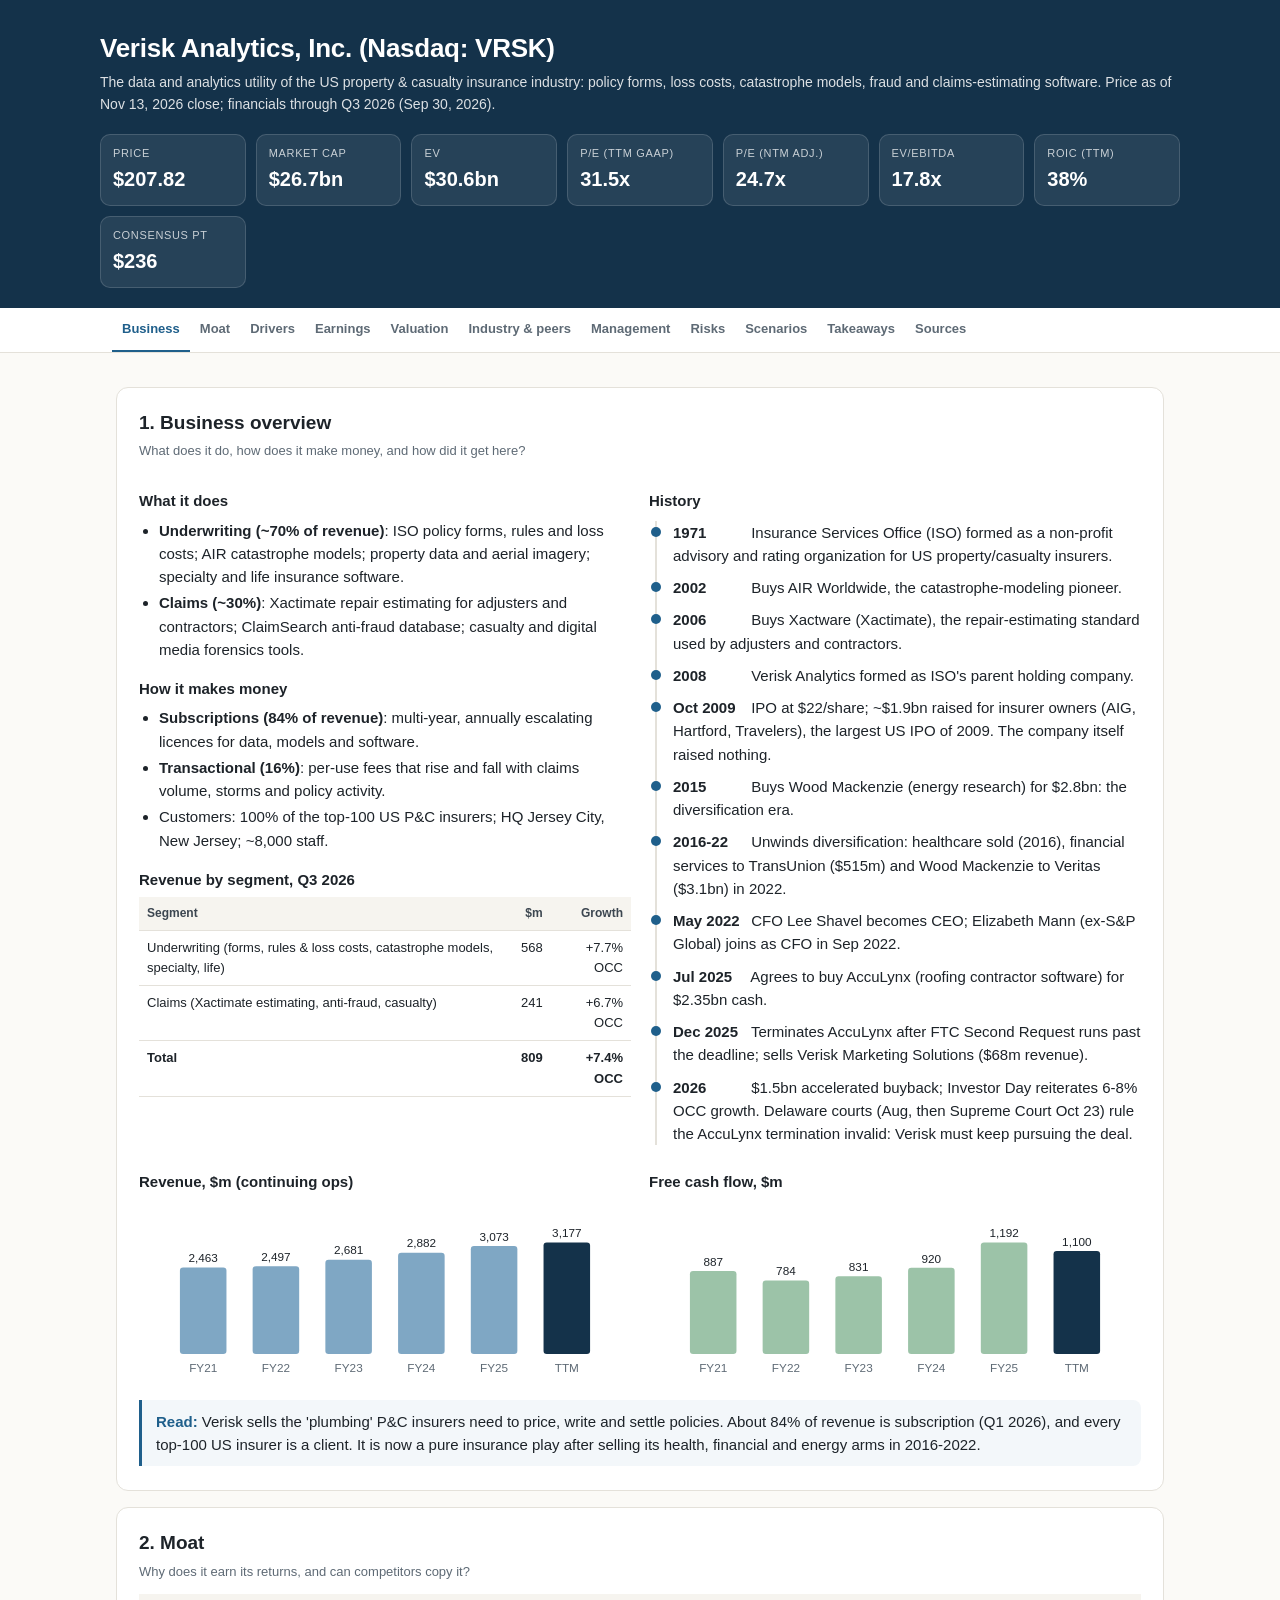
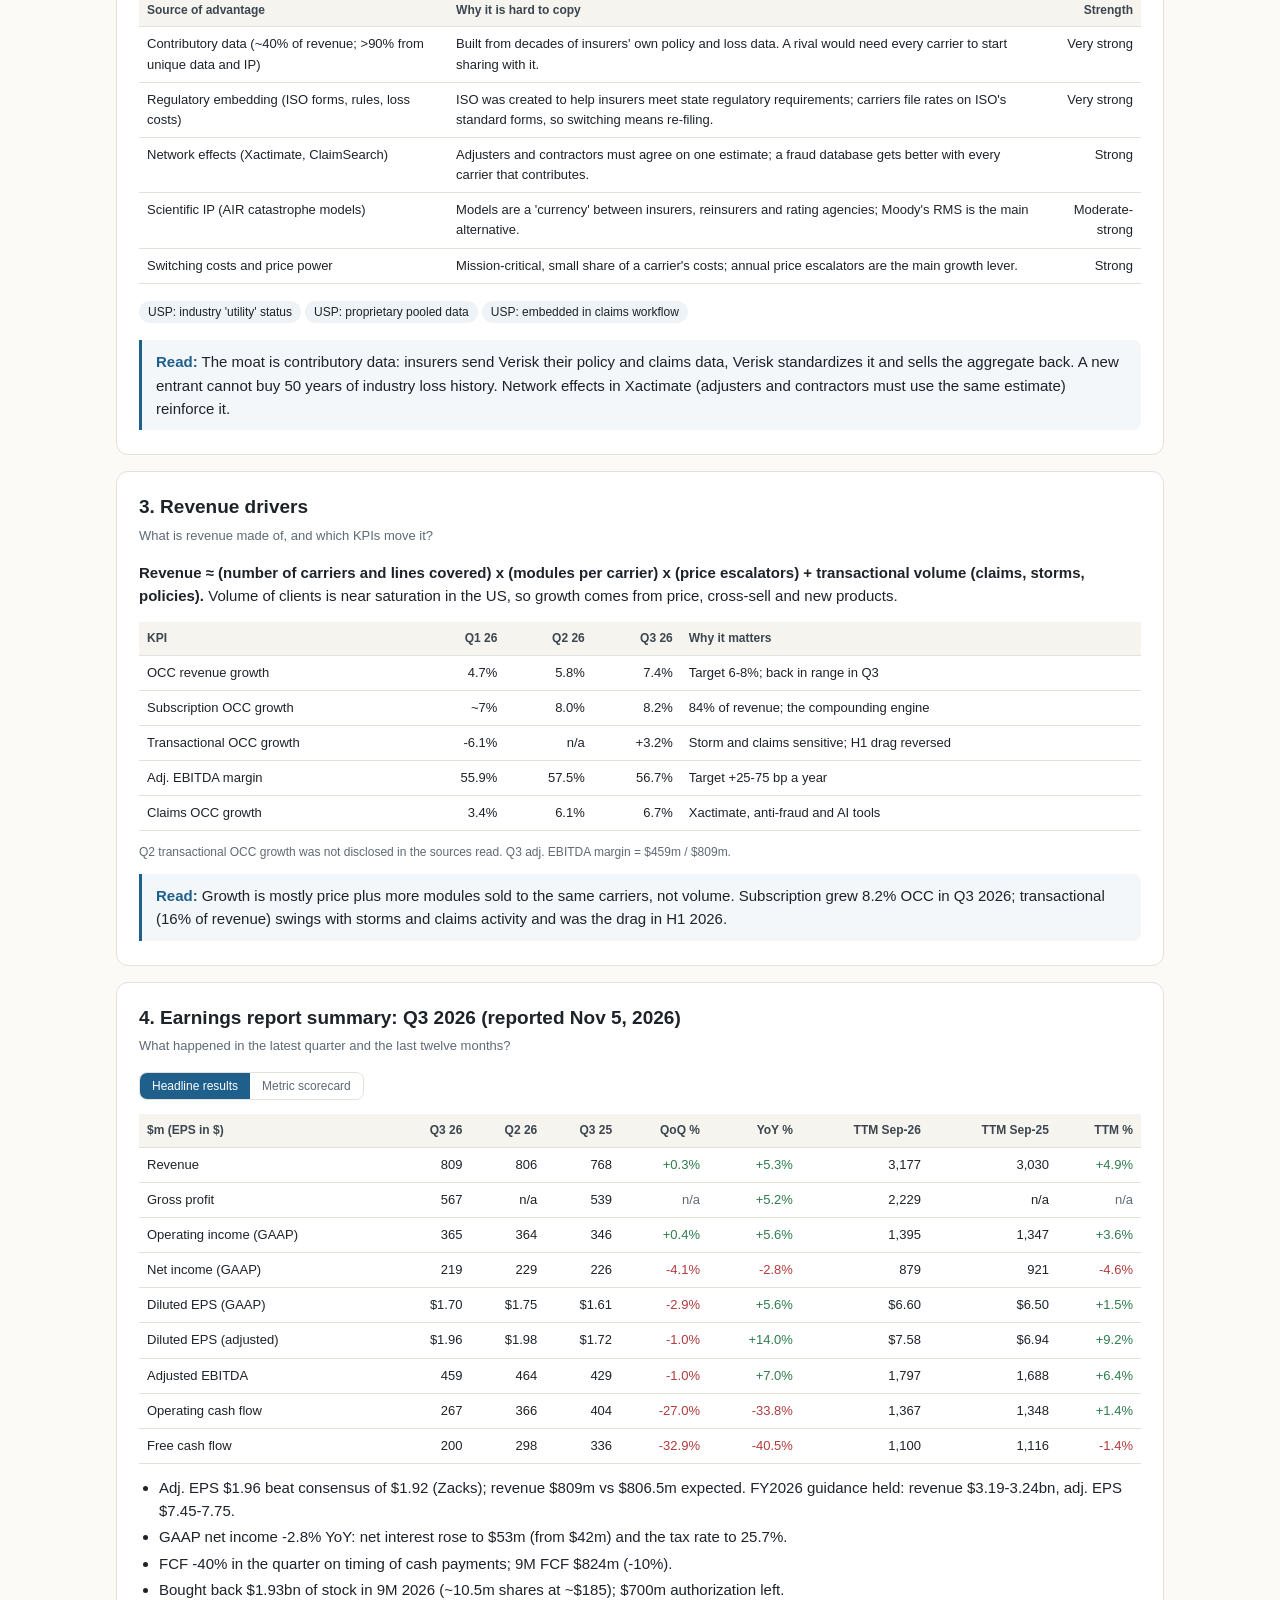
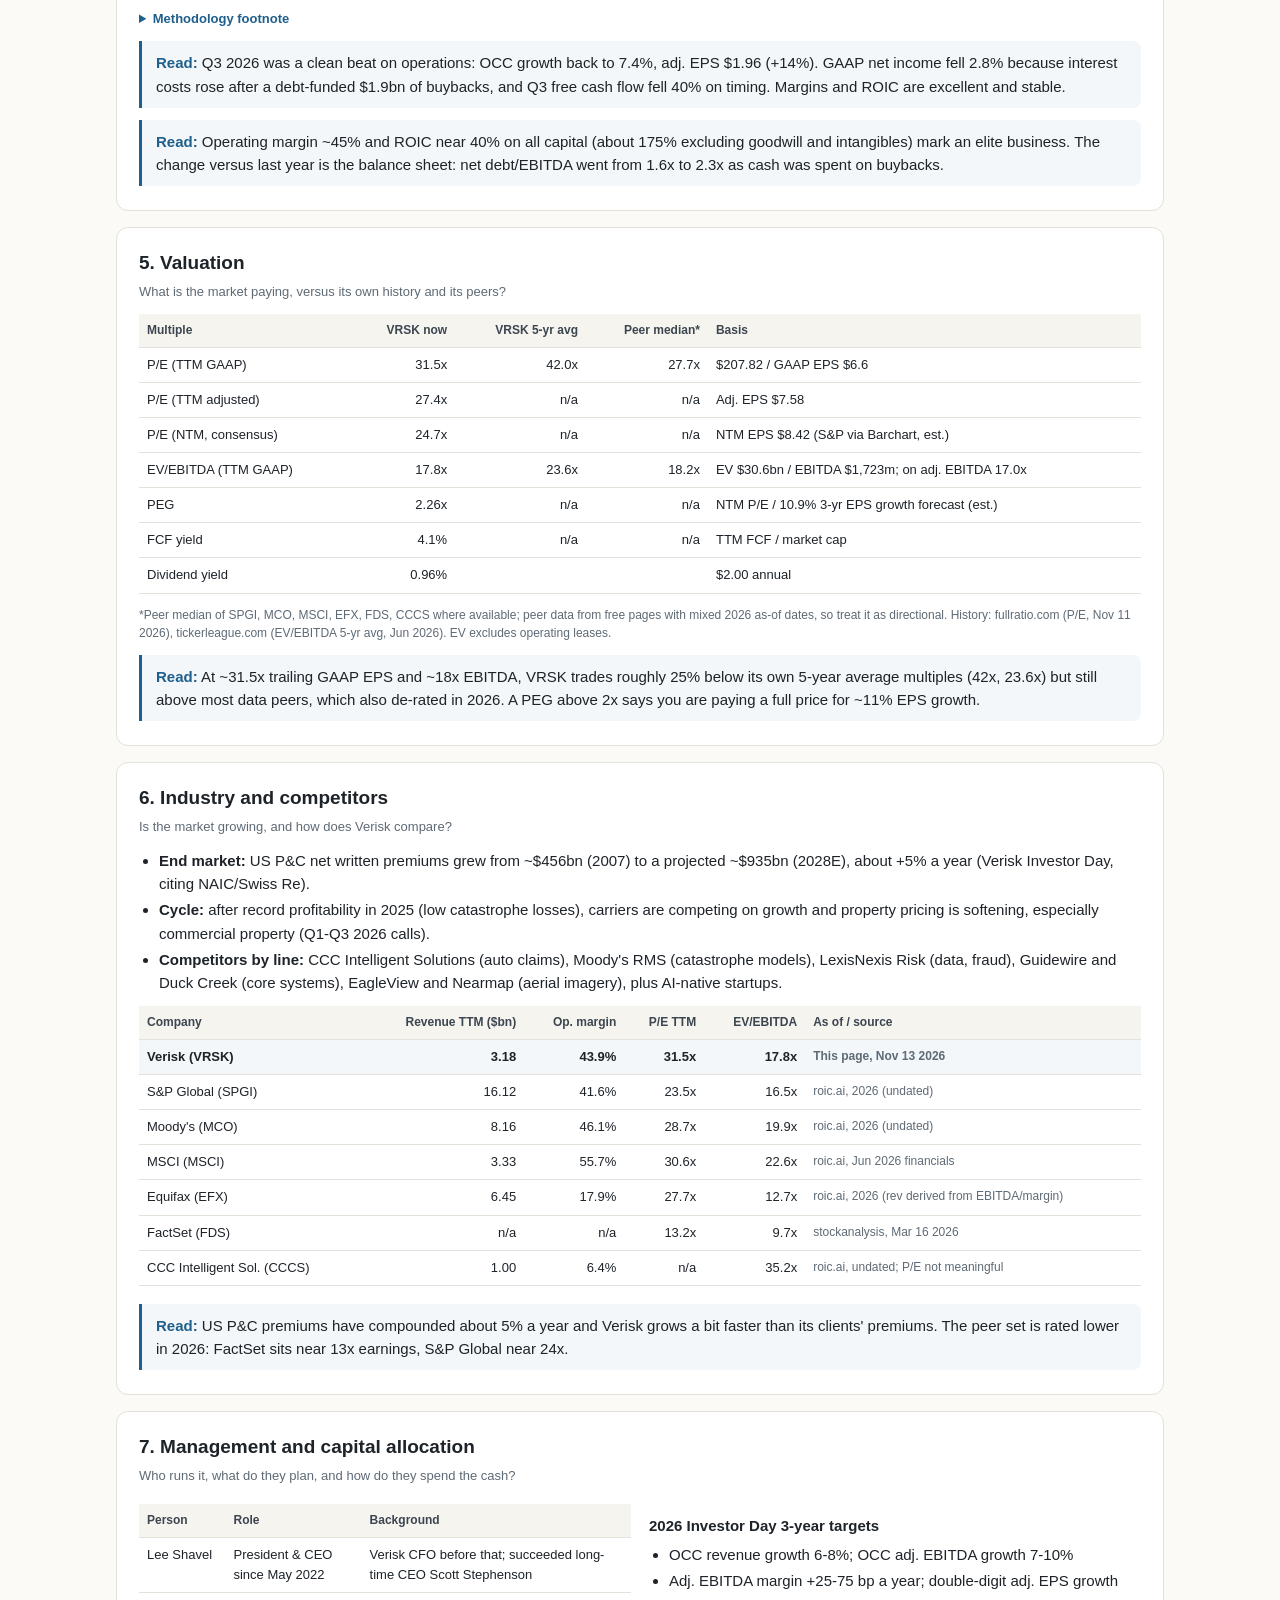
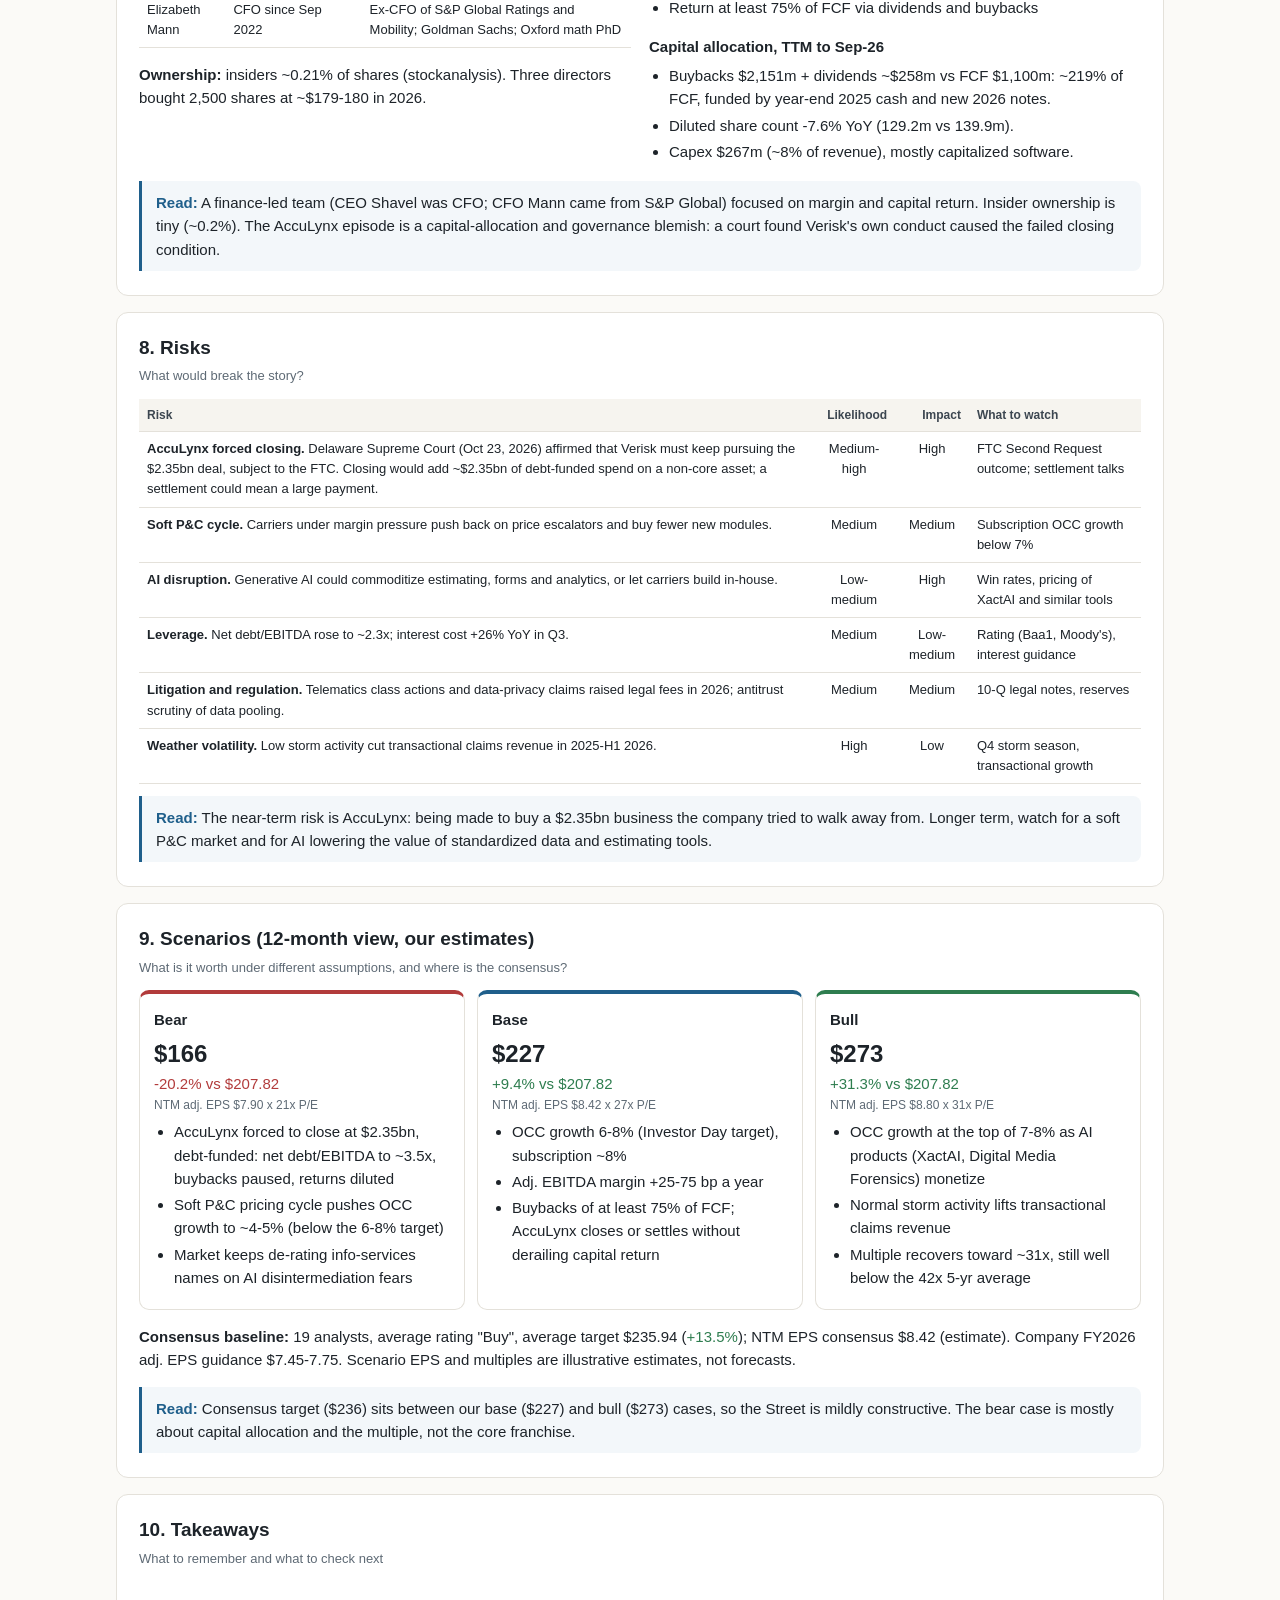
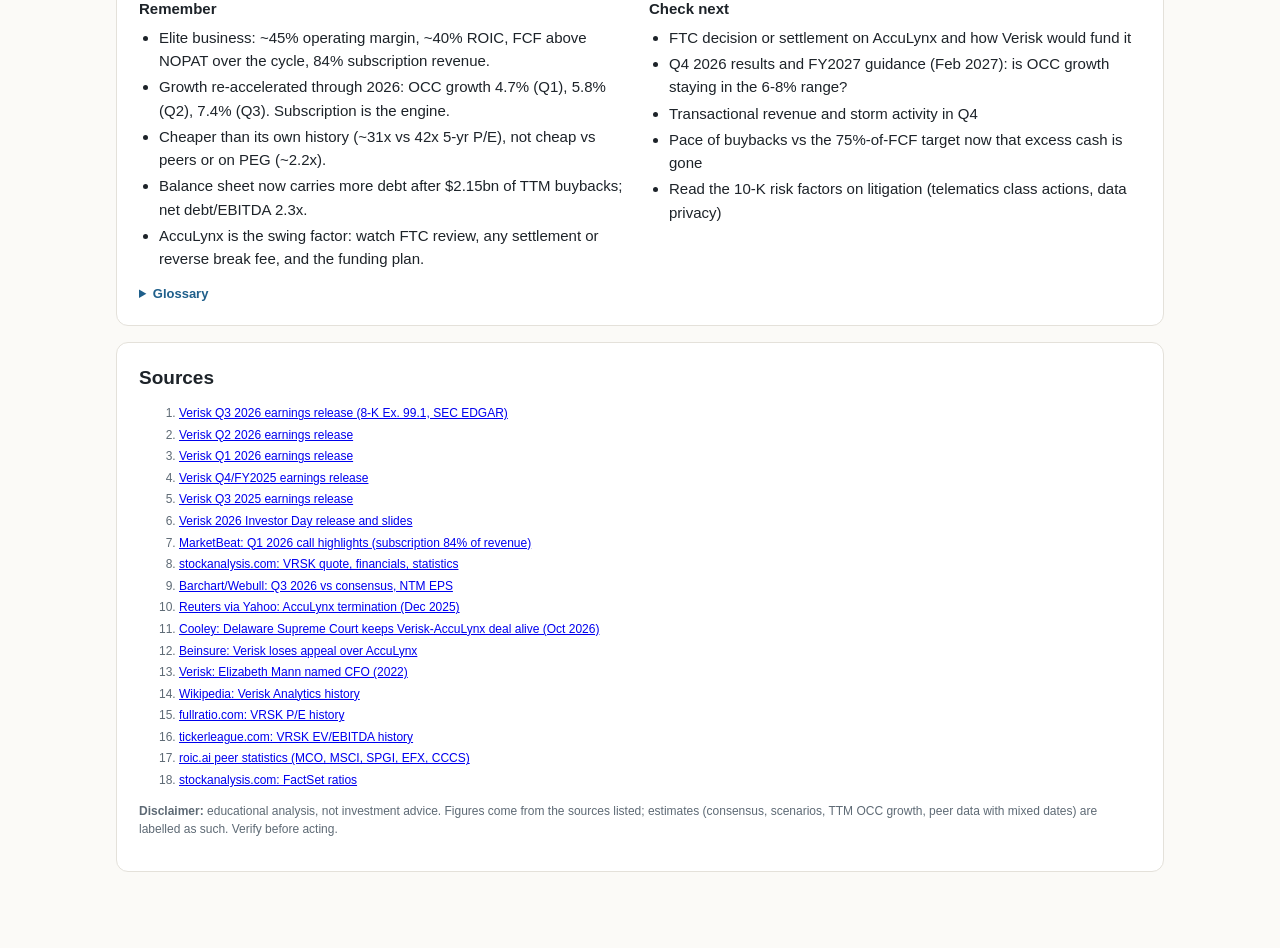
<file: reports/VRSK-er101.html>
<!DOCTYPE html>
<html lang="en">
<head>
<meta charset="utf-8">
<meta name="viewport" content="width=device-width, initial-scale=1">
<title>Verisk Analytics (VRSK): Equity Research 101</title>
<style>
:root{--bg:#fbfaf7;--card:#fff;--ink:#1d2329;--mute:#5e6a75;--line:#e4e1da;--acc:#1f5f8b;--pos:#2e7d4f;--neg:#b23b3b;--warn:#a86a00;--chip:#eef3f7}
*{box-sizing:border-box}
body{margin:0;background:var(--bg);color:var(--ink);font:15px/1.55 -apple-system,BlinkMacSystemFont,"Segoe UI",Inter,Roboto,Helvetica,Arial,sans-serif}
header{background:#14324a;color:#fff;padding:28px 20px 20px}
header .wrap{max-width:1080px;margin:0 auto}
header h1{margin:0;font-size:26px;letter-spacing:-.01em}
header .sub{opacity:.85;margin-top:4px;font-size:14px}
.kpis{display:grid;grid-template-columns:repeat(auto-fit,minmax(130px,1fr));gap:10px;margin-top:18px}
.kpi{background:rgba(255,255,255,.08);border:1px solid rgba(255,255,255,.15);border-radius:10px;padding:10px 12px}
.kpi .l{font-size:11px;text-transform:uppercase;letter-spacing:.06em;opacity:.75}
.kpi .v{font-size:20px;font-weight:650;margin-top:2px}
nav{position:sticky;top:0;z-index:5;background:#fff;border-bottom:1px solid var(--line);overflow-x:auto;white-space:nowrap}
nav .wrap{max-width:1080px;margin:0 auto;padding:0 12px}
nav a{display:inline-block;padding:11px 10px;color:var(--mute);text-decoration:none;font-size:13px;font-weight:550;border-bottom:2px solid transparent}
nav a.on{color:var(--acc);border-bottom-color:var(--acc)}
main{max-width:1080px;margin:0 auto;padding:18px 16px 60px}
section{background:var(--card);border:1px solid var(--line);border-radius:12px;padding:20px 22px;margin:16px 0;scroll-margin-top:52px}
h2{margin:0 0 4px;font-size:19px}
.q{color:var(--mute);font-size:13px;margin-bottom:12px}
h3{font-size:15px;margin:16px 0 6px}
.read{background:#f3f7fa;border-left:3px solid var(--acc);padding:10px 14px;border-radius:0 8px 8px 0;margin:12px 0 4px}
.read b{color:var(--acc)}
.grid2{display:grid;grid-template-columns:1fr 1fr;gap:18px}
@media(max-width:760px){.grid2{grid-template-columns:1fr}section{padding:16px}}
table{width:100%;border-collapse:collapse;font-size:13px;margin:6px 0}
th,td{padding:7px 8px;border-bottom:1px solid var(--line);text-align:right;vertical-align:top}
th{background:#f6f4ef;font-weight:600;color:#3c4650;font-size:12px}
td:first-child,th:first-child{text-align:left}
td.l,th.l{text-align:left}
.tw{overflow-x:auto}
.pos{color:var(--pos)}.neg{color:var(--neg)}.mut{color:var(--mute)}
.chip{display:inline-block;background:var(--chip);border-radius:20px;padding:2px 9px;font-size:12px;margin:2px 4px 2px 0}
ul{padding-left:20px;margin:6px 0}li{margin:3px 0}
.timeline{border-left:2px solid var(--line);margin:8px 0 0 6px;padding-left:16px}
.timeline div{position:relative;margin:0 0 9px}
.timeline div:before{content:"";position:absolute;left:-22px;top:6px;width:10px;height:10px;border-radius:50%;background:var(--acc)}
.timeline b{display:inline-block;min-width:74px}
.toggle{display:inline-flex;border:1px solid var(--line);border-radius:8px;overflow:hidden;margin:4px 0 8px}
.toggle button{border:0;background:#fff;padding:6px 12px;font-size:12px;cursor:pointer;color:var(--mute)}
.toggle button.on{background:var(--acc);color:#fff}
.scen{display:grid;grid-template-columns:repeat(3,1fr);gap:12px}
@media(max-width:760px){.scen{grid-template-columns:1fr}}
.sc{border:1px solid var(--line);border-radius:10px;padding:14px}
.sc h4{margin:0 0 4px}.sc .p{font-size:24px;font-weight:700}
.bear{border-top:4px solid var(--neg)}.base{border-top:4px solid var(--acc)}.bull{border-top:4px solid var(--pos)}
svg text{font-family:inherit}
.foot{font-size:12px;color:var(--mute)}
details{margin-top:8px}summary{cursor:pointer;color:var(--acc);font-weight:600;font-size:13px}
.gl dt{font-weight:600;margin-top:6px}.gl dd{margin:0 0 0 0;color:var(--mute)}
.risk td:nth-child(2),.risk td:nth-child(3){text-align:center}
</style>
</head>
<body>
<header><div class="wrap">
  <h1 id="ttl"></h1>
  <div class="sub" id="subttl"></div>
  <div class="kpis" id="kpis"></div>
</div></header>
<nav><div class="wrap" id="nav"></div></nav>
<main id="main"></main>

<script>
/* ============================================================
   DATA: raw inputs only. Ratios are computed below so the page
   stays internally consistent. $ millions unless noted.
   ============================================================ */
const DATA = {
  company:{name:"Verisk Analytics, Inc.",ticker:"VRSK",exchange:"Nasdaq",currency:"USD",hq:"Jersey City, New Jersey",
    oneLiner:"The data and analytics utility of the US property & casualty insurance industry: policy forms, loss costs, catastrophe models, fraud and claims-estimating software.",
    asOf:"Price as of Nov 13, 2026 close; financials through Q3 2026 (Sep 30, 2026)"},
  market:{price:207.82,shares:128.25,debt:4495.3,cash:556.8,divPerShare:2.00,
    consensusTarget:235.94,analysts:19,rating:"Buy",ntmEps:8.42,guideAdjEpsLo:7.45,guideAdjEpsHi:7.75,eps3yGrowth:10.9},

  /* Quarter columns: latest Q, prior Q (QoQ), prior-year Q (YoY). TTM columns: latest TTM to Sep-26 and prior TTM to Sep-25 */
  q:{
    labels:["Q3 2026","Q2 2026","Q3 2025"],
    revenue:[809.0,806.3,768.3], cogs:[242.0,null,229.5], opInc:[365.3,363.7,345.9], netInc:[219.2,228.6,225.5],
    da:[83.9,80.6,82.3], adjEbitda:[459.0,463.6,429.1], eps:[1.70,1.75,1.61], adjEps:[1.96,1.98,1.72],
    ocf:[267.2,366.0,403.5], capex:[67.2,68.1,67.4], sbc:[14.5,14.7,12.1], taxRate:[0.257,0.246,0.253],
    occGrowth:[7.4,5.8,5.5], buybacks:[100.1,170.1,100.1], dilShares:[129.2,130.9,139.9],
    avgIC:[2652.9,2668.2,2878.2], netDebt:[3938.5,3922.1,2610.2], ttmEbitdaAtQ:[1722.5,1701.5,1670.8]
  },
  ttm:{
    labels:["TTM Sep-26","TTM Sep-25"],
    revenue:[3176.8,3029.6], grossProfit:[2228.9,null], opInc:[1394.8,1346.6], netInc:[879.2,921.4], da:[327.7,324.2],
    adjEbitda:[1796.7,1688.1], eps:[6.60,6.50], adjEps:[7.58,6.94], ocf:[1366.9,1348.1], capex:[266.5,232.3],
    sbc:[60.0,52.5], taxRate:[0.24,0.24], occGrowth:[null,null], buybacks:[2150.9,715.2],
    avgIC:[2794.9,2827.4], icEnd:[2711.6,2878.2], gwIntEnd:[2187.3,2326.2], icStart:[2878.2,2776.6]
  },
  /* Annual history (company reports, continuing operations; FY21-FY22 from stockanalysis.com) */
  hist:{years:["FY21","FY22","FY23","FY24","FY25","TTM"],
    revenue:[2463,2497,2681,2882,3073,3177], fcf:[887,784,831,920,1192,1100], adjEbitdaMargin:[null,null,null,54.7,56.2,56.6]},

  segments:[{name:"Underwriting (forms, rules & loss costs, catastrophe models, specialty, life)",q:568,growth:"+7.7% OCC"},
            {name:"Claims (Xactimate estimating, anti-fraud, casualty)",q:241,growth:"+6.7% OCC"}],

  history:[
    ["1971","Insurance Services Office (ISO) formed as a non-profit advisory and rating organization for US property/casualty insurers."],
    ["2002","Buys AIR Worldwide, the catastrophe-modeling pioneer."],
    ["2006","Buys Xactware (Xactimate), the repair-estimating standard used by adjusters and contractors."],
    ["2008","Verisk Analytics formed as ISO's parent holding company."],
    ["Oct 2009","IPO at $22/share; ~$1.9bn raised for insurer owners (AIG, Hartford, Travelers), the largest US IPO of 2009. The company itself raised nothing."],
    ["2015","Buys Wood Mackenzie (energy research) for $2.8bn: the diversification era."],
    ["2016-22","Unwinds diversification: healthcare sold (2016), financial services to TransUnion ($515m) and Wood Mackenzie to Veritas ($3.1bn) in 2022."],
    ["May 2022","CFO Lee Shavel becomes CEO; Elizabeth Mann (ex-S&P Global) joins as CFO in Sep 2022."],
    ["Jul 2025","Agrees to buy AccuLynx (roofing contractor software) for $2.35bn cash."],
    ["Dec 2025","Terminates AccuLynx after FTC Second Request runs past the deadline; sells Verisk Marketing Solutions ($68m revenue)."],
    ["2026","$1.5bn accelerated buyback; Investor Day reiterates 6-8% OCC growth. Delaware courts (Aug, then Supreme Court Oct 23) rule the AccuLynx termination invalid: Verisk must keep pursuing the deal."]
  ],

  peers:[
    /* name, ticker, revenue $bn TTM, op margin %, P/E TTM, EV/EBITDA TTM, as-of note */
    {n:"Verisk",t:"VRSK",rev:3.18,om:43.9,pe:null,ev:null,src:"This page, Nov 13 2026"},
    {n:"S&P Global",t:"SPGI",rev:16.12,om:41.6,pe:23.5,ev:16.5,src:"roic.ai, 2026 (undated)"},
    {n:"Moody's",t:"MCO",rev:8.16,om:46.1,pe:28.7,ev:19.9,src:"roic.ai, 2026 (undated)"},
    {n:"MSCI",t:"MSCI",rev:3.33,om:55.7,pe:30.6,ev:22.6,src:"roic.ai, Jun 2026 financials"},
    {n:"Equifax",t:"EFX",rev:6.45,om:17.9,pe:27.7,ev:12.7,src:"roic.ai, 2026 (rev derived from EBITDA/margin)"},
    {n:"FactSet",t:"FDS",rev:null,om:null,pe:13.2,ev:9.7,src:"stockanalysis, Mar 16 2026"},
    {n:"CCC Intelligent Sol.",t:"CCCS",rev:1.00,om:6.4,pe:null,ev:35.2,src:"roic.ai, undated; P/E not meaningful"}
  ],
  valHist:{pe5y:42.0,ev5y:23.6,pe10y:40.1,src:"fullratio.com (P/E, Nov 11 2026), tickerleague.com (EV/EBITDA 5-yr avg, Jun 2026)"},

  scenarios:{
    bear:{eps:7.90,pe:21,assume:["AccuLynx forced to close at $2.35bn, debt-funded: net debt/EBITDA to ~3.5x, buybacks paused, returns diluted","Soft P&C pricing cycle pushes OCC growth to ~4-5% (below the 6-8% target)","Market keeps de-rating info-services names on AI disintermediation fears"]},
    base:{eps:8.42,pe:27,assume:["OCC growth 6-8% (Investor Day target), subscription ~8%","Adj. EBITDA margin +25-75 bp a year","Buybacks of at least 75% of FCF; AccuLynx closes or settles without derailing capital return"]},
    bull:{eps:8.80,pe:31,assume:["OCC growth at the top of 7-8% as AI products (XactAI, Digital Media Forensics) monetize","Normal storm activity lifts transactional claims revenue","Multiple recovers toward ~31x, still well below the 42x 5-yr average"]}
  },

  reads:{
    business:"Verisk sells the 'plumbing' P&C insurers need to price, write and settle policies. About 84% of revenue is subscription (Q1 2026), and every top-100 US insurer is a client. It is now a pure insurance play after selling its health, financial and energy arms in 2016-2022.",
    moat:"The moat is contributory data: insurers send Verisk their policy and claims data, Verisk standardizes it and sells the aggregate back. A new entrant cannot buy 50 years of industry loss history. Network effects in Xactimate (adjusters and contractors must use the same estimate) reinforce it.",
    drivers:"Growth is mostly price plus more modules sold to the same carriers, not volume. Subscription grew 8.2% OCC in Q3 2026; transactional (16% of revenue) swings with storms and claims activity and was the drag in H1 2026.",
    earnings:"Q3 2026 was a clean beat on operations: OCC growth back to 7.4%, adj. EPS $1.96 (+14%). GAAP net income fell 2.8% because interest costs rose after a debt-funded $1.9bn of buybacks, and Q3 free cash flow fell 40% on timing. Margins and ROIC are excellent and stable.",
    scorecard:"Operating margin ~45% and ROIC near 40% on all capital (about 175% excluding goodwill and intangibles) mark an elite business. The change versus last year is the balance sheet: net debt/EBITDA went from 1.6x to 2.3x as cash was spent on buybacks.",
    valuation:"At ~31.5x trailing GAAP EPS and ~18x EBITDA, VRSK trades roughly 25% below its own 5-year average multiples (42x, 23.6x) but still above most data peers, which also de-rated in 2026. A PEG above 2x says you are paying a full price for ~11% EPS growth.",
    industry:"US P&C premiums have compounded about 5% a year and Verisk grows a bit faster than its clients' premiums. The peer set is rated lower in 2026: FactSet sits near 13x earnings, S&P Global near 24x.",
    management:"A finance-led team (CEO Shavel was CFO; CFO Mann came from S&P Global) focused on margin and capital return. Insider ownership is tiny (~0.2%). The AccuLynx episode is a capital-allocation and governance blemish: a court found Verisk's own conduct caused the failed closing condition.",
    risks:"The near-term risk is AccuLynx: being made to buy a $2.35bn business the company tried to walk away from. Longer term, watch for a soft P&C market and for AI lowering the value of standardized data and estimating tools.",
    scenarios:"Consensus target ($236) sits between our base ($227) and bull ($273) cases, so the Street is mildly constructive. The bear case is mostly about capital allocation and the multiple, not the core franchise."
  },
  takeaways:[
    "Elite business: ~45% operating margin, ~40% ROIC, FCF above NOPAT over the cycle, 84% subscription revenue.",
    "Growth re-accelerated through 2026: OCC growth 4.7% (Q1), 5.8% (Q2), 7.4% (Q3). Subscription is the engine.",
    "Cheaper than its own history (~31x vs 42x 5-yr P/E), not cheap vs peers or on PEG (~2.2x).",
    "Balance sheet now carries more debt after $2.15bn of TTM buybacks; net debt/EBITDA 2.3x.",
    "AccuLynx is the swing factor: watch FTC review, any settlement or reverse break fee, and the funding plan."
  ],
  checkNext:["FTC decision or settlement on AccuLynx and how Verisk would fund it","Q4 2026 results and FY2027 guidance (Feb 2027): is OCC growth staying in the 6-8% range?","Transactional revenue and storm activity in Q4","Pace of buybacks vs the 75%-of-FCF target now that excess cash is gone","Read the 10-K risk factors on litigation (telematics class actions, data privacy)"],
  glossary:[
    ["OCC growth","Organic constant currency: revenue growth excluding acquisitions, disposals and FX. Verisk's own headline growth metric."],
    ["Contributory data","Data insurers contribute to Verisk (policies, premiums, losses), which it pools and sells back as industry benchmarks."],
    ["Loss costs","ISO's estimate of expected claims per unit of exposure, which carriers use as a base for their rates."],
    ["NOPAT","Net operating profit after tax: operating income x (1 - tax rate). Profit before financing choices."],
    ["ROIC","NOPAT / invested capital. Above ~10% beats the cost of capital for most firms."],
    ["PEG","Forward P/E divided by expected EPS growth. Around 1x is 'growth at a fair price'; above 2x is a premium."],
    ["ASR","Accelerated share repurchase: a bank delivers shares up front and the price is settled later."]
  ],
  sources:[
    ["Verisk Q3 2026 earnings release (8-K Ex. 99.1, SEC EDGAR)","https://www.sec.gov/Archives/edgar/data/0001442145/000143774926035082/ex_1007822.htm"],
    ["Verisk Q2 2026 earnings release","https://s29.q4cdn.com/767340216/files/doc_news/Verisk-Reports-SecondQuarter-2026Financial-Results-2026.pdf"],
    ["Verisk Q1 2026 earnings release","https://www.verisk.com/company/newsroom/verisk-reports-first-quarter-2026-financial-results/"],
    ["Verisk Q4/FY2025 earnings release","https://s29.q4cdn.com/767340216/files/doc_news/Verisk-Reports-Fourth-Quarter-and-Full-Year-2025-Financial-Results-2026.pdf"],
    ["Verisk Q3 2025 earnings release","https://s29.q4cdn.com/767340216/files/doc_news/Verisk-Reports-Third-Quarter-2025-Financial-Results-2025.pdf"],
    ["Verisk 2026 Investor Day release and slides","https://www.verisk.com/company/newsroom/verisk-reiterates-its-growth-targets-and-outlines-strategy-for-its-next-phase-of-compounding-growth-at-2026-investor-day/"],
    ["MarketBeat: Q1 2026 call highlights (subscription 84% of revenue)","https://www.marketbeat.com/instant-alerts/verisk-analytics-q1-earnings-call-highlights-2026-04-29/"],
    ["stockanalysis.com: VRSK quote, financials, statistics","https://stockanalysis.com/stocks/VRSK/"],
    ["Barchart/Webull: Q3 2026 vs consensus, NTM EPS","https://www.webull.com/news/15871396062061568"],
    ["Reuters via Yahoo: AccuLynx termination (Dec 2025)","https://finance.yahoo.com/news/verisk-pulls-plug-2-4-135006374.html"],
    ["Cooley: Delaware Supreme Court keeps Verisk-AccuLynx deal alive (Oct 2026)","https://www.cooley.com/news/insight/2026/2026-10-29-still-not-dead-delaware-supreme-court-keeps-verisk-acculynx-deal-alive"],
    ["Beinsure: Verisk loses appeal over AccuLynx","https://beinsure.com/news/verisk-loses-appeal-over-2-35-bn-acculynx-acquisition/"],
    ["Verisk: Elizabeth Mann named CFO (2022)","https://www.verisk.com/company/newsroom/verisk-names-elizabeth-mann-chief-financial-officer/"],
    ["Wikipedia: Verisk Analytics history","https://en.wikipedia.com/wiki/Verisk"],
    ["fullratio.com: VRSK P/E history","https://fullratio.com/stocks/nasdaq-vrsk/pe-ratio"],
    ["tickerleague.com: VRSK EV/EBITDA history","https://tickerleague.com/companies/VRSK/financials/ev-ebitda"],
    ["roic.ai peer statistics (MCO, MSCI, SPGI, EFX, CCCS)","https://www.roic.ai/quote/MSCI/statistics"],
    ["stockanalysis.com: FactSet ratios","https://stockanalysis.com/stocks/fds/financials/ratios/"]
  ]
};

/* ============================ helpers ============================ */
const $=s=>document.querySelector(s);
const n=(v,d=1)=>v==null||!isFinite(v)?"n/a":v.toLocaleString("en-US",{minimumFractionDigits:d,maximumFractionDigits:d});
const pct=(v,d=1)=>v==null||!isFinite(v)?"n/a":(v*100).toFixed(d)+"%";
const x=(v,d=1)=>v==null||!isFinite(v)?"n/a":v.toFixed(d)+"x";
const usd=(v,d=2)=>v==null?"n/a":"$"+n(v,d);
const ch=(a,b)=>a==null||b==null||b===0?null:(a/b-1);
const pp=(a,b)=>a==null||b==null?null:(a-b);
const cls=v=>v==null?"mut":(v>=0?"pos":"neg");
const fmtCh=v=>`<span class="${cls(v)}">${v==null?"n/a":(v>=0?"+":"")+(v*100).toFixed(1)+"%"}</span>`;
const fmtPP=v=>`<span class="${cls(v)}">${v==null?"n/a":(v>=0?"+":"")+(v*100).toFixed(1)+" pp"}</span>`;
const read=t=>`<div class="read"><b>Read:</b> ${t}</div>`;

/* ======================== derived metrics ======================== */
const D=DATA, M=D.market, Q=D.q, T=D.ttm;
const mcap=M.price*M.shares, ev=mcap+M.debt-M.cash;
const qd={}, td={};
["revenue","opInc","netInc","adjEbitda","eps","adjEps","ocf","capex","sbc","buybacks"].forEach(k=>{qd[k]=Q[k];});
qd.gp=Q.revenue.map((r,i)=>Q.cogs[i]==null?null:r-Q.cogs[i]);
qd.fcf=Q.ocf.map((o,i)=>o-Q.capex[i]);
qd.ebitda=Q.opInc.map((o,i)=>o+Q.da[i]);
qd.opm=Q.opInc.map((o,i)=>o/Q.revenue[i]);
qd.nopat=Q.opInc.map((o,i)=>o*(1-Q.taxRate[i]));
qd.nopatm=qd.nopat.map((v,i)=>v/Q.revenue[i]);
qd.roic=qd.nopat.map((v,i)=>v*4/Q.avgIC[i]);
qd.s2c=Q.revenue.map((r,i)=>r*4/Q.avgIC[i]);
qd.fcfm=qd.fcf.map((f,i)=>f/Q.revenue[i]);
qd.fcfc=qd.fcf.map((f,i)=>f/qd.nopat[i]);
qd.nde=Q.netDebt.map((d,i)=>d/Q.ttmEbitdaAtQ[i]);
qd.sbcr=Q.sbc.map((s,i)=>s/Q.revenue[i]);

td.gp=T.grossProfit; td.fcf=T.ocf.map((o,i)=>o-T.capex[i]);
td.ebitda=T.opInc.map((o,i)=>o+T.da[i]);
td.opm=T.opInc.map((o,i)=>o/T.revenue[i]);
td.nopat=T.opInc.map((o,i)=>o*(1-T.taxRate[i]));
td.nopatm=td.nopat.map((v,i)=>v/T.revenue[i]);
td.roic=td.nopat.map((v,i)=>v/T.avgIC[i]);
td.roicExGw=td.nopat.map((v,i)=>v/(T.avgIC[i]-T.gwIntEnd[i]));
td.s2c=T.revenue.map((r,i)=>r/T.avgIC[i]);
td.fcfm=td.fcf.map((f,i)=>f/T.revenue[i]);
td.fcfc=td.fcf.map((f,i)=>f/td.nopat[i]);
td.sbcr=T.sbc.map((s,i)=>s/T.revenue[i]);
const dNopat=td.nopat[0]-td.nopat[1], dIC=T.icEnd[0]-T.icStart[0];
const incRoic=dIC>0?dNopat/dIC:null;

const peTTM=M.price/T.eps[0], peAdj=M.price/T.adjEps[0], peFwd=M.price/M.ntmEps;
const evEbitda=ev/td.ebitda[0], evAdj=ev/T.adjEbitda[0], peg=peFwd/M.eps3yGrowth;
D.peers[0].pe=peTTM; D.peers[0].ev=evEbitda;
const scenPx=k=>D.scenarios[k].eps*D.scenarios[k].pe;

/* ============================ render ============================ */
$("#ttl").textContent=`${D.company.name} (${D.company.exchange}: ${D.company.ticker})`;
$("#subttl").textContent=`${D.company.oneLiner} ${D.company.asOf}.`;
const k=[["Price",usd(M.price)],["Market cap","$"+n(mcap/1000,1)+"bn"],["EV","$"+n(ev/1000,1)+"bn"],["P/E (TTM GAAP)",x(peTTM)],["P/E (NTM adj.)",x(peFwd)],["EV/EBITDA",x(evEbitda)],["ROIC (TTM)",pct(td.roic[0],0)],["Consensus PT",usd(M.consensusTarget,0)]];
$("#kpis").innerHTML=k.map(a=>`<div class="kpi"><div class="l">${a[0]}</div><div class="v">${a[1]}</div></div>`).join("");

const secs=[["biz","Business"],["moat","Moat"],["drv","Drivers"],["earn","Earnings"],["val","Valuation"],["ind","Industry & peers"],["mgmt","Management"],["risk","Risks"],["scen","Scenarios"],["take","Takeaways"],["src","Sources"]];
$("#nav").innerHTML=secs.map(s=>`<a href="#${s[0]}">${s[1]}</a>`).join("");

/* small SVG bar chart */
function bars(labels,vals,fmt,color){
  const W=460,H=170,pad=26,bw=(W-pad*2)/vals.length, mx=Math.max(...vals.filter(v=>v!=null))*1.15;
  let s=`<svg viewBox="0 0 ${W} ${H}" width="100%" role="img">`;
  vals.forEach((v,i)=>{ if(v==null)return; const h=(H-50)*v/mx, xx=pad+i*bw+bw*.18, y=H-26-h;
    s+=`<rect x="${xx}" y="${y}" width="${bw*.64}" height="${h}" rx="3" fill="${i==vals.length-1?'#14324a':color}"/>`+
       `<text x="${xx+bw*.32}" y="${y-5}" text-anchor="middle" font-size="11" fill="#1d2329">${fmt(v)}</text>`+
       `<text x="${xx+bw*.32}" y="${H-9}" text-anchor="middle" font-size="11" fill="#5e6a75">${labels[i]}</text>`;});
  return s+"</svg>";
}

let h="";
/* 1 Business */
h+=`<section id="biz"><h2>1. Business overview</h2><div class="q">What does it do, how does it make money, and how did it get here?</div>
<div class="grid2"><div>
<h3>What it does</h3>
<ul><li><b>Underwriting (~70% of revenue)</b>: ISO policy forms, rules and loss costs; AIR catastrophe models; property data and aerial imagery; specialty and life insurance software.</li>
<li><b>Claims (~30%)</b>: Xactimate repair estimating for adjusters and contractors; ClaimSearch anti-fraud database; casualty and digital media forensics tools.</li></ul>
<h3>How it makes money</h3>
<ul><li><b>Subscriptions (84% of revenue)</b>: multi-year, annually escalating licences for data, models and software.</li>
<li><b>Transactional (16%)</b>: per-use fees that rise and fall with claims volume, storms and policy activity.</li>
<li>Customers: 100% of the top-100 US P&C insurers; HQ ${D.company.hq}; ~8,000 staff.</li></ul>
<h3>Revenue by segment, Q3 2026</h3>
<table><tr><th class="l">Segment</th><th>$m</th><th>Growth</th></tr>${D.segments.map(s=>`<tr><td class="l">${s.name}</td><td>${n(s.q,0)}</td><td>${s.growth}</td></tr>`).join("")}<tr><td><b>Total</b></td><td><b>809</b></td><td><b>+7.4% OCC</b></td></tr></table>
</div><div>
<h3>History</h3><div class="timeline">${D.history.map(e=>`<div><b>${e[0]}</b> ${e[1]}</div>`).join("")}</div>
</div></div>
<div class="grid2"><div><h3>Revenue, $m (continuing ops)</h3>${bars(D.hist.years,D.hist.revenue,v=>n(v,0),"#7fa7c4")}</div>
<div><h3>Free cash flow, $m</h3>${bars(D.hist.years,D.hist.fcf,v=>n(v,0),"#9cc3a8")}</div></div>
${read(D.reads.business)}</section>`;

/* 2 Moat */
h+=`<section id="moat"><h2>2. Moat</h2><div class="q">Why does it earn its returns, and can competitors copy it?</div>
<table><tr><th class="l">Source of advantage</th><th class="l">Why it is hard to copy</th><th>Strength</th></tr>
<tr><td class="l">Contributory data (~40% of revenue; &gt;90% from unique data and IP)</td><td class="l">Built from decades of insurers' own policy and loss data. A rival would need every carrier to start sharing with it.</td><td>Very strong</td></tr>
<tr><td class="l">Regulatory embedding (ISO forms, rules, loss costs)</td><td class="l">ISO was created to help insurers meet state regulatory requirements; carriers file rates on ISO's standard forms, so switching means re-filing.</td><td>Very strong</td></tr>
<tr><td class="l">Network effects (Xactimate, ClaimSearch)</td><td class="l">Adjusters and contractors must agree on one estimate; a fraud database gets better with every carrier that contributes.</td><td>Strong</td></tr>
<tr><td class="l">Scientific IP (AIR catastrophe models)</td><td class="l">Models are a 'currency' between insurers, reinsurers and rating agencies; Moody's RMS is the main alternative.</td><td>Moderate-strong</td></tr>
<tr><td class="l">Switching costs and price power</td><td class="l">Mission-critical, small share of a carrier's costs; annual price escalators are the main growth lever.</td><td>Strong</td></tr></table>
<p><span class="chip">USP: industry 'utility' status</span><span class="chip">USP: proprietary pooled data</span><span class="chip">USP: embedded in claims workflow</span></p>
${read(D.reads.moat)}</section>`;

/* 3 Drivers */
h+=`<section id="drv"><h2>3. Revenue drivers</h2><div class="q">What is revenue made of, and which KPIs move it?</div>
<p><b>Revenue ≈ (number of carriers and lines covered) x (modules per carrier) x (price escalators) + transactional volume (claims, storms, policies).</b> Volume of clients is near saturation in the US, so growth comes from price, cross-sell and new products.</p>
<table><tr><th class="l">KPI</th><th>Q1 26</th><th>Q2 26</th><th>Q3 26</th><th class="l">Why it matters</th></tr>
<tr><td class="l">OCC revenue growth</td><td>4.7%</td><td>5.8%</td><td>7.4%</td><td class="l">Target 6-8%; back in range in Q3</td></tr>
<tr><td class="l">Subscription OCC growth</td><td>~7%</td><td>8.0%</td><td>8.2%</td><td class="l">84% of revenue; the compounding engine</td></tr>
<tr><td class="l">Transactional OCC growth</td><td>-6.1%</td><td>n/a</td><td>+3.2%</td><td class="l">Storm and claims sensitive; H1 drag reversed</td></tr>
<tr><td class="l">Adj. EBITDA margin</td><td>55.9%</td><td>57.5%</td><td>56.7%</td><td class="l">Target +25-75 bp a year</td></tr>
<tr><td class="l">Claims OCC growth</td><td>3.4%</td><td>6.1%</td><td>6.7%</td><td class="l">Xactimate, anti-fraud and AI tools</td></tr></table>
<p class="foot">Q2 transactional OCC growth was not disclosed in the sources read. Q3 adj. EBITDA margin = $459m / $809m.</p>
${read(D.reads.drivers)}</section>`;

/* 4 Earnings */
const hl=[["Revenue",Q.revenue,T.revenue,0],["Gross profit",qd.gp,td.gp,0],["Operating income (GAAP)",Q.opInc,T.opInc,0],["Net income (GAAP)",Q.netInc,T.netInc,0],["Diluted EPS (GAAP)",Q.eps,T.eps,2],["Diluted EPS (adjusted)",Q.adjEps,T.adjEps,2],["Adjusted EBITDA",Q.adjEbitda,T.adjEbitda,0],["Operating cash flow",Q.ocf,T.ocf,0],["Free cash flow",qd.fcf,td.fcf,0]];
const fm=(v,d)=>d==2?usd(v):n(v,0);
let tb=`<table><tr><th class="l">$m (EPS in $)</th><th>Q3 26</th><th>Q2 26</th><th>Q3 25</th><th>QoQ %</th><th>YoY %</th><th>TTM Sep-26</th><th>TTM Sep-25</th><th>TTM %</th></tr>`;
hl.forEach(r=>{tb+=`<tr><td class="l">${r[0]}</td><td>${fm(r[1][0],r[3])}</td><td>${fm(r[1][1],r[3])}</td><td>${fm(r[1][2],r[3])}</td><td>${fmtCh(ch(r[1][0],r[1][1]))}</td><td>${fmtCh(ch(r[1][0],r[1][2]))}</td><td>${fm(r[2][0],r[3])}</td><td>${fm(r[2][1],r[3])}</td><td>${fmtCh(ch(r[2][0],r[2][1]))}</td></tr>`;});
tb+="</table>";
/* scorecard rows: [category, metric, q values, ttm values, type] */
const sc=[
 ["Growth","Organic (OCC) revenue growth",Q.occGrowth.map(v=>v/100),[0.064,0.066],"pp","TTM = avg of quarterly OCC (est.): Q4'25 5.2, Q1-Q3'26 4.7/5.8/7.4 vs FY25 6.6% reported"],
 ["Profitability","Operating margin",qd.opm,td.opm,"pp"],
 ["Profitability","NOPAT margin",qd.nopatm,td.nopatm,"pp"],
 ["Capital efficiency","ROIC (annualized / TTM)",qd.roic,td.roic,"pp"],
 ["Capital efficiency","ROIC ex goodwill & intangibles",[null,null,null],td.roicExGw,"pp"],
 ["Capital efficiency","Incremental ROIC",[null,null,null],[incRoic,null],"pp","n/m: invested capital fell $"+n(-dIC,0)+"m while NOPAT rose $"+n(dNopat,0)+"m"],
 ["Reinvestment","Sales / capital",qd.s2c,td.s2c,"x"],
 ["Cash","FCF margin",qd.fcfm,td.fcfm,"pp"],
 ["Quality","FCF conversion (FCF / NOPAT)",qd.fcfc,td.fcfc,"pp"],
 ["Balance sheet","Net debt / EBITDA (TTM GAAP)",qd.nde,[qd.nde[0],qd.nde[2]],"x"],
 ["Capital allocation","Buybacks ($m)",Q.buybacks,T.buybacks,"$"],
 ["Capital allocation","Diluted shares (m)",Q.dilShares,[129.2,139.9],"sh"],
 ["Capital allocation","Acquisition ROIC",[null,null,null],[null,null],"pp","Not determinable: only small tuck-ins (e.g. McKenzie Intelligence, 2026), no disclosed contribution"],
 ["Dilution","SBC / revenue",qd.sbcr,td.sbcr,"pp"]];
const fv=(v,t)=>t=="x"?x(v,2):t=="$"?n(v,0):t=="sh"?n(v,1):pct(v);
const fd=(a,b,t)=>t=="pp"?fmtPP(pp(a,b)):fmtCh(ch(a,b));
let st=`<table><tr><th class="l">Category</th><th class="l">Metric</th><th>Latest Q</th><th>Prior Q</th><th>Prior-yr Q</th><th>QoQ Δ</th><th>YoY Δ</th><th>Latest TTM</th><th>Prior TTM</th><th>TTM Δ</th></tr>`;
sc.forEach(r=>{st+=`<tr><td class="l">${r[0]}</td><td class="l">${r[1]}${r[5]?`<div class="foot">${r[5]}</div>`:""}</td><td>${fv(r[2][0],r[4])}</td><td>${fv(r[2][1],r[4])}</td><td>${fv(r[2][2],r[4])}</td><td>${fd(r[2][0],r[2][1],r[4])}</td><td>${fd(r[2][0],r[2][2],r[4])}</td><td>${fv(r[3][0],r[4])}</td><td>${fv(r[3][1],r[4])}</td><td>${fd(r[3][0],r[3][1],r[4])}</td></tr>`;});
st+="</table>";
h+=`<section id="earn"><h2>4. Earnings report summary: Q3 2026 (reported Nov 5, 2026)</h2><div class="q">What happened in the latest quarter and the last twelve months?</div>
<div class="toggle"><button class="on" data-t="hl">Headline results</button><button data-t="sc">Metric scorecard</button></div>
<div class="tw" id="t-hl">${tb}</div><div class="tw" id="t-sc" style="display:none">${st}</div>
<ul><li>Adj. EPS $1.96 beat consensus of $1.92 (Zacks); revenue $809m vs $806.5m expected. FY2026 guidance held: revenue $3.19-3.24bn, adj. EPS $7.45-7.75.</li>
<li>GAAP net income -2.8% YoY: net interest rose to $53m (from $42m) and the tax rate to 25.7%.</li>
<li>FCF -40% in the quarter on timing of cash payments; 9M FCF $824m (-10%).</li>
<li>Bought back $1.93bn of stock in 9M 2026 (~10.5m shares at ~$185); $700m authorization left.</li></ul>
<details><summary>Methodology footnote</summary><div class="foot">
Organic growth = company-disclosed OCC growth. Operating margin = GAAP operating income / revenue. NOPAT = operating income x (1 - tax); quarters use the reported effective rate, TTM uses a normalized 24% (TTM effective ~23.7%). Invested capital (operating approach) = (current assets - cash) - (current liabilities - short-term debt) + net fixed assets + operating-lease ROU assets + goodwill + intangibles; averages of opening and closing balances (prior-year quarter uses the closing Sep-25 balance; prior TTM uses Dec-24 and Sep-25). Verisk's net working capital is negative (deferred revenue), so invested capital is ~$2.7bn. ROIC = annualized quarterly or TTM NOPAT / average invested capital. Incremental ROIC = ΔNOPAT / Δinvested capital (TTM vs prior TTM). Sales/capital = revenue / average invested capital. FCF = operating cash flow - capex. FCF conversion = FCF / NOPAT. Net debt / EBITDA = (short + long-term debt - cash) / TTM GAAP EBITDA (operating income + D&A), leases excluded; on adjusted EBITDA it is ${x(3938.5/T.adjEbitda[0],2)}. TTM = FY2025 + 9M 2026 - 9M 2025. Q2 2026 gross profit and prior-TTM gross profit are n/a because quarterly cost of revenues was not in the sources read. SBC / revenue = stock-based compensation / revenue.</div></details>
${read(D.reads.earnings)} ${read(D.reads.scorecard)}</section>`;

/* 5 Valuation */
h+=`<section id="val"><h2>5. Valuation</h2><div class="q">What is the market paying, versus its own history and its peers?</div>
<table><tr><th class="l">Multiple</th><th>VRSK now</th><th>VRSK 5-yr avg</th><th>Peer median*</th><th class="l">Basis</th></tr>
<tr><td class="l">P/E (TTM GAAP)</td><td>${x(peTTM)}</td><td>${x(D.valHist.pe5y)}</td><td>${x(med(D.peers.slice(1).map(p=>p.pe)))}</td><td class="l">$${M.price} / GAAP EPS $${T.eps[0]}</td></tr>
<tr><td class="l">P/E (TTM adjusted)</td><td>${x(peAdj)}</td><td>n/a</td><td>n/a</td><td class="l">Adj. EPS $${T.adjEps[0]}</td></tr>
<tr><td class="l">P/E (NTM, consensus)</td><td>${x(peFwd)}</td><td>n/a</td><td>n/a</td><td class="l">NTM EPS $${M.ntmEps} (S&P via Barchart, est.)</td></tr>
<tr><td class="l">EV/EBITDA (TTM GAAP)</td><td>${x(evEbitda)}</td><td>${x(D.valHist.ev5y)}</td><td>${x(med(D.peers.slice(1).map(p=>p.ev)))}</td><td class="l">EV $${n(ev/1000,1)}bn / EBITDA $${n(td.ebitda[0],0)}m; on adj. EBITDA ${x(evAdj)}</td></tr>
<tr><td class="l">PEG</td><td>${x(peg,2)}</td><td>n/a</td><td>n/a</td><td class="l">NTM P/E / ${M.eps3yGrowth}% 3-yr EPS growth forecast (est.)</td></tr>
<tr><td class="l">FCF yield</td><td>${pct(td.fcf[0]/mcap)}</td><td>n/a</td><td>n/a</td><td class="l">TTM FCF / market cap</td></tr>
<tr><td class="l">Dividend yield</td><td>${pct(M.divPerShare/M.price,2)}</td><td></td><td></td><td class="l">$2.00 annual</td></tr></table>
<p class="foot">*Peer median of SPGI, MCO, MSCI, EFX, FDS, CCCS where available; peer data from free pages with mixed 2026 as-of dates, so treat it as directional. History: ${D.valHist.src}. EV excludes operating leases.</p>
${read(D.reads.valuation)}</section>`;
function med(a){a=a.filter(v=>v!=null).sort((p,q)=>p-q);if(!a.length)return null;const m=Math.floor(a.length/2);return a.length%2?a[m]:(a[m-1]+a[m])/2;}

/* 6 Industry */
h+=`<section id="ind"><h2>6. Industry and competitors</h2><div class="q">Is the market growing, and how does Verisk compare?</div>
<ul><li><b>End market:</b> US P&C net written premiums grew from ~$456bn (2007) to a projected ~$935bn (2028E), about +5% a year (Verisk Investor Day, citing NAIC/Swiss Re).</li>
<li><b>Cycle:</b> after record profitability in 2025 (low catastrophe losses), carriers are competing on growth and property pricing is softening, especially commercial property (Q1-Q3 2026 calls).</li>
<li><b>Competitors by line:</b> CCC Intelligent Solutions (auto claims), Moody's RMS (catastrophe models), LexisNexis Risk (data, fraud), Guidewire and Duck Creek (core systems), EagleView and Nearmap (aerial imagery), plus AI-native startups.</li></ul>
<div class="tw"><table><tr><th class="l">Company</th><th>Revenue TTM ($bn)</th><th>Op. margin</th><th>P/E TTM</th><th>EV/EBITDA</th><th class="l">As of / source</th></tr>
${D.peers.map(p=>`<tr${p.t=="VRSK"?' style="font-weight:650;background:#f3f7fa"':""}><td class="l">${p.n} (${p.t})</td><td>${n(p.rev,2)}</td><td>${p.om==null?"n/a":n(p.om,1)+"%"}</td><td>${x(p.pe)}</td><td>${x(p.ev)}</td><td class="l foot">${p.src}</td></tr>`).join("")}</table></div>
${read(D.reads.industry)}</section>`;

/* 7 Management */
h+=`<section id="mgmt"><h2>7. Management and capital allocation</h2><div class="q">Who runs it, what do they plan, and how do they spend the cash?</div>
<div class="grid2"><div>
<table><tr><th class="l">Person</th><th class="l">Role</th><th class="l">Background</th></tr>
<tr><td class="l">Lee Shavel</td><td class="l">President & CEO since May 2022</td><td class="l">Verisk CFO before that; succeeded long-time CEO Scott Stephenson</td></tr>
<tr><td class="l">Elizabeth Mann</td><td class="l">CFO since Sep 2022</td><td class="l">Ex-CFO of S&P Global Ratings and Mobility; Goldman Sachs; Oxford math PhD</td></tr></table>
<p><b>Ownership:</b> insiders ~0.21% of shares (stockanalysis). Three directors bought 2,500 shares at ~$179-180 in 2026.</p>
</div><div>
<h3>2026 Investor Day 3-year targets</h3>
<ul><li>OCC revenue growth 6-8%; OCC adj. EBITDA growth 7-10%</li><li>Adj. EBITDA margin +25-75 bp a year; double-digit adj. EPS growth</li><li>Return at least 75% of FCF via dividends and buybacks</li></ul>
<h3>Capital allocation, TTM to Sep-26</h3>
<ul><li>Buybacks $${n(T.buybacks[0],0)}m + dividends ~$258m vs FCF $${n(td.fcf[0],0)}m: ~${n((T.buybacks[0]+257.5)/td.fcf[0]*100,0)}% of FCF, funded by year-end 2025 cash and new 2026 notes.</li>
<li>Diluted share count -7.6% YoY (129.2m vs 139.9m).</li><li>Capex $${n(td.fcf[0]?T.capex[0]:0,0)}m (~8% of revenue), mostly capitalized software.</li></ul>
</div></div>${read(D.reads.management)}</section>`;

/* 8 Risks */
h+=`<section id="risk"><h2>8. Risks</h2><div class="q">What would break the story?</div>
<table class="risk"><tr><th class="l">Risk</th><th>Likelihood</th><th>Impact</th><th class="l">What to watch</th></tr>
<tr><td class="l"><b>AccuLynx forced closing.</b> Delaware Supreme Court (Oct 23, 2026) affirmed that Verisk must keep pursuing the $2.35bn deal, subject to the FTC. Closing would add ~$2.35bn of debt-funded spend on a non-core asset; a settlement could mean a large payment.</td><td>Medium-high</td><td>High</td><td class="l">FTC Second Request outcome; settlement talks</td></tr>
<tr><td class="l"><b>Soft P&C cycle.</b> Carriers under margin pressure push back on price escalators and buy fewer new modules.</td><td>Medium</td><td>Medium</td><td class="l">Subscription OCC growth below 7%</td></tr>
<tr><td class="l"><b>AI disruption.</b> Generative AI could commoditize estimating, forms and analytics, or let carriers build in-house.</td><td>Low-medium</td><td>High</td><td class="l">Win rates, pricing of XactAI and similar tools</td></tr>
<tr><td class="l"><b>Leverage.</b> Net debt/EBITDA rose to ~2.3x; interest cost +26% YoY in Q3.</td><td>Medium</td><td>Low-medium</td><td class="l">Rating (Baa1, Moody's), interest guidance</td></tr>
<tr><td class="l"><b>Litigation and regulation.</b> Telematics class actions and data-privacy claims raised legal fees in 2026; antitrust scrutiny of data pooling.</td><td>Medium</td><td>Medium</td><td class="l">10-Q legal notes, reserves</td></tr>
<tr><td class="l"><b>Weather volatility.</b> Low storm activity cut transactional claims revenue in 2025-H1 2026.</td><td>High</td><td>Low</td><td class="l">Q4 storm season, transactional growth</td></tr></table>
${read(D.reads.risks)}</section>`;

/* 9 Scenarios */
const S=D.scenarios;
h+=`<section id="scen"><h2>9. Scenarios (12-month view, our estimates)</h2><div class="q">What is it worth under different assumptions, and where is the consensus?</div>
<div class="scen">${["bear","base","bull"].map(k=>`<div class="sc ${k}"><h4>${k[0].toUpperCase()+k.slice(1)}</h4><div class="p">${usd(scenPx(k),0)}</div><div class="${cls(scenPx(k)/M.price-1)}">${fmtCh(scenPx(k)/M.price-1)} vs $${M.price}</div><div class="foot">NTM adj. EPS $${S[k].eps.toFixed(2)} x ${S[k].pe}x P/E</div><ul>${S[k].assume.map(a=>`<li>${a}</li>`).join("")}</ul></div>`).join("")}</div>
<p><b>Consensus baseline:</b> ${M.analysts} analysts, average rating "${M.rating}", average target ${usd(M.consensusTarget,2)} (${fmtCh(M.consensusTarget/M.price-1)}); NTM EPS consensus $${M.ntmEps} (estimate). Company FY2026 adj. EPS guidance $${M.guideAdjEpsLo}-${M.guideAdjEpsHi}. Scenario EPS and multiples are illustrative estimates, not forecasts.</p>
${read(D.reads.scenarios)}</section>`;

/* 10 Takeaways */
h+=`<section id="take"><h2>10. Takeaways</h2><div class="q">What to remember and what to check next</div>
<div class="grid2"><div><h3>Remember</h3><ul>${D.takeaways.map(t=>`<li>${t}</li>`).join("")}</ul></div>
<div><h3>Check next</h3><ul>${D.checkNext.map(t=>`<li>${t}</li>`).join("")}</ul></div></div>
<details><summary>Glossary</summary><dl class="gl">${D.glossary.map(g=>`<dt>${g[0]}</dt><dd>${g[1]}</dd>`).join("")}</dl></details></section>`;

h+=`<section id="src"><h2>Sources</h2><ol class="foot">${D.sources.map(s=>`<li><a href="${s[1]}" target="_blank" rel="noopener">${s[0]}</a></li>`).join("")}</ol>
<p class="foot"><b>Disclaimer:</b> educational analysis, not investment advice. Figures come from the sources listed; estimates (consensus, scenarios, TTM OCC growth, peer data with mixed dates) are labelled as such. Verify before acting.</p></section>`;

$("#main").innerHTML=h;

/* interactivity */
document.querySelectorAll(".toggle button").forEach(b=>b.onclick=()=>{
  document.querySelectorAll(".toggle button").forEach(o=>o.classList.remove("on"));b.classList.add("on");
  $("#t-hl").style.display=b.dataset.t=="hl"?"":"none";$("#t-sc").style.display=b.dataset.t=="sc"?"":"none";});
const links=[...document.querySelectorAll("nav a")];
const obs=new IntersectionObserver(es=>es.forEach(e=>{if(e.isIntersecting){links.forEach(l=>l.classList.toggle("on",l.getAttribute("href")=="#"+e.target.id));}}),{rootMargin:"-40% 0px -55% 0px"});
document.querySelectorAll("section").forEach(s=>obs.observe(s));
</script>
</body>
</html>
</file>
